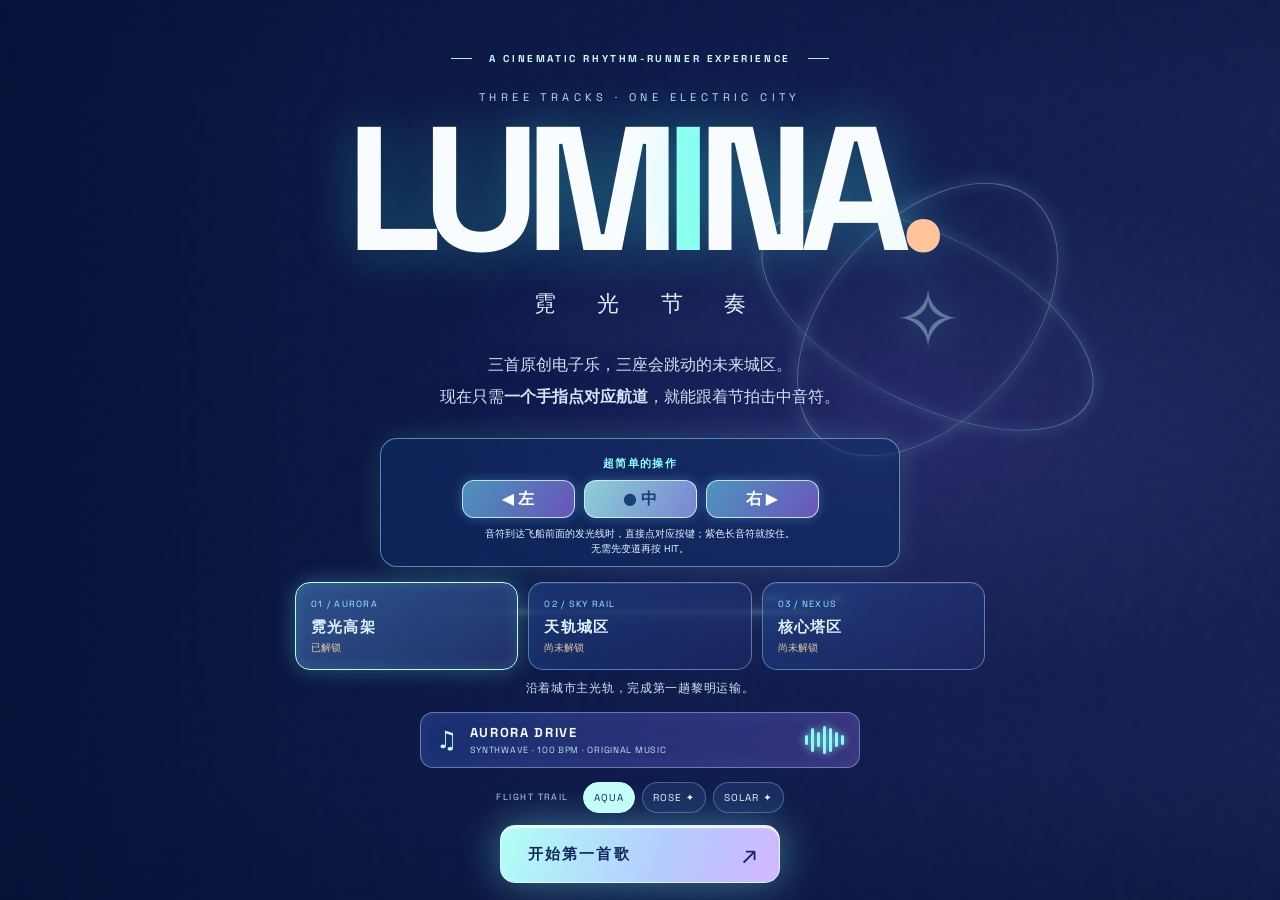
<file: lumina-run/index.html>
<!doctype html>
<html lang="zh-CN">
<head>
<meta charset="utf-8">
<meta name="viewport" content="width=device-width,initial-scale=1,viewport-fit=cover,user-scalable=no">
<meta name="theme-color" content="#0c153e">
<meta name="description" content="LUMINA BEATSHIFT：三首原创电子乐、音符判定、3D霓虹都市、手机和电脑可玩的节奏游戏。">
<title>LUMINA 3.0 BEATSHIFT — 霓光节奏</title>
<link rel="stylesheet" href="./style.css">
</head>
<body>
<div id="world" aria-label="霓虹都市3D飞行场景"></div>
<div class="grain" aria-hidden="true"></div>
<div class="cinematic-bars" aria-hidden="true"></div>
<div id="impact" aria-hidden="true"></div>
<div id="pulse-fx" aria-hidden="true"><span class="pulse-wave pulse-wave-one"></span><span class="pulse-wave pulse-wave-two"></span><span class="pulse-gleam"></span></div>
<div id="beat-screen-flash" aria-hidden="true"></div>
<div id="hud" class="hidden">
  <div class="hud-top">
    <div class="hud-brand"><span class="brand-symbol">✳</span><span>LUMINA<small>NEON COURIER / 光城信使</small></span></div>
    <div class="hud-center"><span class="hud-kicker" id="district-name">AURORA DRIVE / 100 BPM</span><strong id="timer">00:47</strong><span class="meters" id="distance">SYNTHWAVE</span></div>
    <div class="hud-actions"><button id="sound" aria-label="切换声音" title="切换声音">♪</button><button id="pause" aria-label="暂停" title="暂停">Ⅱ</button></div>
  </div>
  <div class="hud-bottom">
    <div class="metrics">
      <div class="metric"><span class="metric-label">音符命中 · NOTES</span><strong id="lumens">00 <span>/ 40</span></strong></div>
      <div class="metric vitality"><span class="metric-label">同步能量 · SYNC</span><div class="shield-track"><span id="shield-fill"></span></div><strong id="shield-num">100%</strong></div>
      <div class="metric combo"><span class="metric-label">COMBO</span><strong id="combo">× 0</strong></div>
    </div>
    <div class="fever-meter"><span id="fever-label">FEVER ENERGY</span><div class="fever-track"><i id="fever-fill"></i></div></div>
    <div class="progress"><div id="progress-fill"></div><div class="progress-light"></div></div>
  </div>
</div>
<div id="beat-judge" class="hidden" aria-live="polite"><strong id="judge-word">PERFECT</strong><span id="judge-ms">± 00 ms</span></div>
<div id="beat-line" aria-hidden="true"><div class="beatline-marker"></div><div class="beatline-label">BEAT / HIT LINE</div></div>
<div id="lane-coach" class="hidden" aria-hidden="true"><span class="lane-coach-tag">下一个音符</span><strong id="lane-coach-text">准备开始</strong><span id="lane-coach-count">♪</span></div>
<div id="notification" class="hidden" aria-live="polite"></div>
<div id="hint" class="hidden" aria-live="polite">♪ 手机只需点对应的左 / 中 / 右键，就能同时变道和击中音符。紫色长音符要按住。</div>
<div id="touch" class="hidden" aria-label="手机操控按钮">
  <div class="direction"><button id="left" class="lane-pad" aria-label="左航道：点击击中音符，长按击中长音符"><span>◀</span><strong>左</strong><small>LEFT / A</small></button><button id="right" class="lane-pad" aria-label="右航道：点击击中音符，长按击中长音符"><span>▶</span><strong>右</strong><small>RIGHT / D</small></button></div>
  <button id="beat-hit" class="beat-hit lane-pad" aria-label="中航道：点击击中音符，长按击中长音符"><span>●</span><strong>中</strong><small>MIDDLE / S</small></button>
  <div class="pulse-stack"><div id="pulse-legend" class="pulse-legend">技能 · BEAT DROP</div><button id="pulse" aria-label="BEAT DROP：在节拍上释放增强技能、清障并恢复同步能量"><span>✳</span><small>BEAT DROP</small><b id="pulse-charge">READY</b><i id="pulse-ring"></i></button></div>
</div>
<div id="intro" class="overlay">
 <div class="intro-shine" aria-hidden="true"></div>
 <div class="intro-orbit" aria-hidden="true"><div class="orbit-a"></div><div class="orbit-b"></div><span>✧</span></div>
 <div class="intro-content">
  <div class="eyebrow"><i></i> A CINEMATIC RHYTHM-RUNNER EXPERIENCE <i></i></div>
  <div class="subtitle-top">THREE TRACKS · ONE ELECTRIC CITY</div>
  <h1>LUM<span>I</span>NA<span class="dot">.</span></h1>
  <div class="cn-title">霓 光 节 奏</div>
  <p class="story">三首原创电子乐，三座会跳动的未来城区。<br>现在只需<strong>一个手指点对应航道</strong>，就能跟着节拍击中音符。</p>
  <div class="simple-guide" aria-label="手机简易操作说明">
    <span class="guide-heading">超简单的操作</span>
    <div class="simple-guide-pads"><span>◀ 左</span><span>● 中</span><span>右 ▶</span></div>
    <div class="guide-caption">音符到达飞船前面的发光线时，直接点对应按键；紫色长音符就按住。<br>无需先变道再按 HIT。</div>
  </div>
  <div id="stage-select" class="stage-select" aria-label="选择游戏关卡">
    <button class="stage-card is-selected" data-stage="0"><span>01 / AURORA</span><strong>霓光高架</strong><small>已解锁</small></button>
    <button class="stage-card" data-stage="1"><span>02 / SKY RAIL</span><strong>天轨城区</strong><small>尚未解锁</small></button>
    <button class="stage-card" data-stage="2"><span>03 / NEXUS</span><strong>核心塔区</strong><small>尚未解锁</small></button>
  </div>
  <p id="stage-story" class="stage-story">沿着城市主光轨，完成第一趟黎明运输。</p>
  <div class="music-preview"><span class="music-symbol">♫</span><span><strong id="track-name">AURORA DRIVE</strong><small id="track-detail">SYNTHWAVE · 100 BPM · ORIGINAL MUSIC</small></span><div class="preview-bars"><i></i><i></i><i></i><i></i><i></i><i></i><i></i></div></div>
  <div class="trail-picker" aria-label="选择飞行器尾迹"><span>FLIGHT TRAIL</span><button data-trail="aqua" class="active">AQUA</button><button data-trail="rose">ROSE ✦</button><button data-trail="solar">SOLAR ✦</button></div>
  <button id="start" class="launch"><span id="launch-label">开始第一首歌</span><span class="launch-arrow">↗</span></button>
  <div class="intro-guide"><span><b>电脑 A / S / D</b> 左、中、右，一键敲音符</span><span><b>K / ✳</b> 光脉冲技能</span><span><b>手机</b> 点对应航道即可</span></div>
  <div class="intro-footer"><span>ORIGINAL 3D WORLD</span><span class="sep">✦</span><span>NO LOGIN · INSTANT PLAY</span><span class="sep">✦</span><span>PHONE · iPAD · DESKTOP</span></div>
 </div>
</div>
<div id="result" class="overlay hidden">
 <div class="result-content">
  <span class="result-kicker" id="result-kicker">MISSION COMPLETE</span>
  <div class="level-stars" id="end-stars">☆ ☆ ☆</div>
  <div class="rank" id="end-rank">A</div>
  <h2 id="result-title">黎明已送达</h2>
  <p id="result-desc">光穿过了整座城市。</p>
  <div class="result-accuracy" id="result-accuracy">PERFECT 0 · GREAT 0 · GOOD 0 · MISS 0</div>
  <div class="result-stats">
    <div><small>光粒子</small><strong id="end-lumens">0</strong></div>
    <div><small>本次得分</small><strong id="end-score">0</strong></div>
    <div><small>通关奖励</small><strong id="end-reward">—</strong></div>
    <div><small>最佳记录</small><strong id="end-best">0</strong></div>
  </div>
  <button class="launch hidden" id="next-stage"><span>前往下一关</span><span class="launch-arrow">↗</span></button>
  <button class="launch secondary-launch" id="restart"><span>重试本关</span><span class="launch-arrow">↻</span></button>
  <button class="text-button" id="home">返回主界面</button>
 </div>
</div>
<div id="pause-screen" class="overlay hidden">
 <div class="pause-card">
  <div class="eyebrow">SYSTEM PAUSED</div><h2>光轨暂停</h2>
  <p>星城的风还在等你。</p><p class="pulse-explainer"><strong>◀ 左 / ● 中 / 右 ▶</strong>：直接点音符所在航道，一次完成变道和击中。紫色长音符需按住。<br><strong>✳ BEAT DROP</strong>：右上角的技能键，清障并恢复能量；踩准鼓点额外加分。</p>
  <button class="launch" id="resume"><span>继续飞行</span><span class="launch-arrow">→</span></button>
  <button class="text-button" id="quit">返回主界面</button>
 </div>
</div>
<div id="fatal" class="overlay hidden">
 <div class="pause-card"><div class="eyebrow">WEBGL ERROR</div><h2>光城暂时无法加载</h2><p id="fatal-message">请尝试联网刷新页面，或使用更新的浏览器。</p><button class="launch" onclick="location.reload()">刷新页面 ↻</button></div>
</div>
<script type="module" src="./game.js"></script>
</body>
</html>
</file>
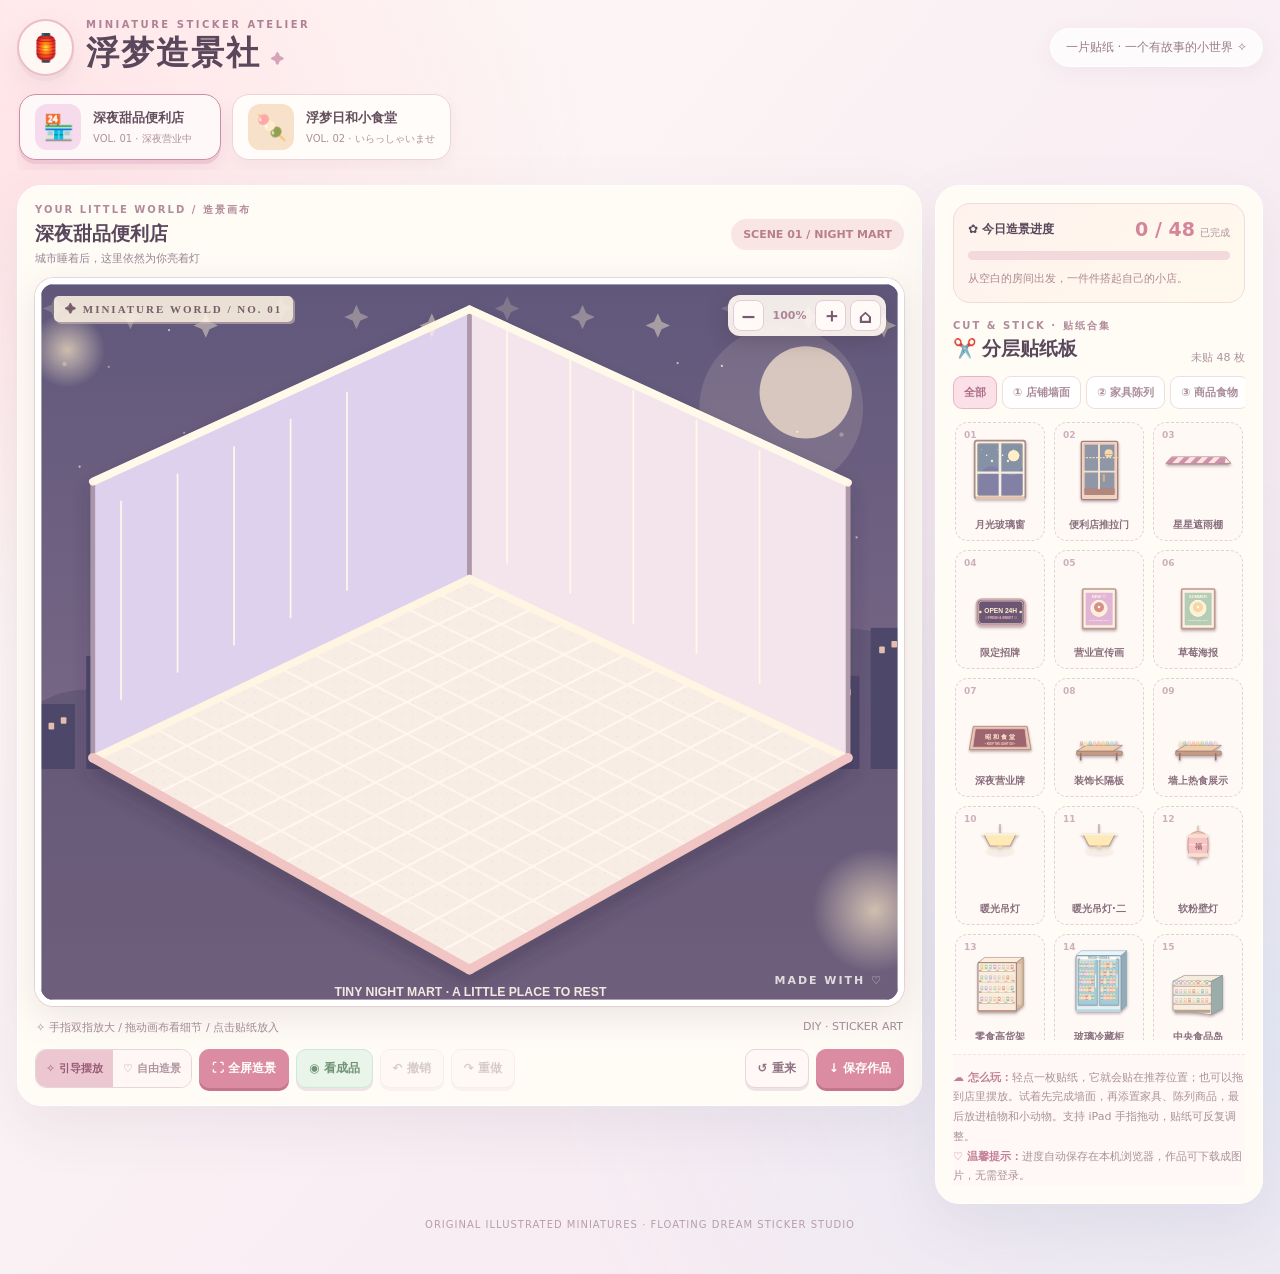
<file: sticker-world/index.html>
<!doctype html>
<html lang="zh-CN">
<head>
<meta charset="UTF-8">
<meta name="viewport" content="width=device-width,initial-scale=1,viewport-fit=cover">
<meta name="theme-color" content="#f7e9e4">
<title>浮梦造景社 · 立体贴纸店铺</title>
<style>
:root{--ink:#59475b;--sub:#998596;--cream:#fffbf5;--rose:#e79ba9;--gold:#e0b47f;--line:#eddde2;--shadow:0 20px 60px #4d3c5a14}*{box-sizing:border-box}html{min-height:100%;background:#f8eef0}body{margin:0;min-height:100vh;color:var(--ink);font-family:"Hiragino Sans GB","PingFang SC","Microsoft YaHei",system-ui,sans-serif;background:radial-gradient(ellipse at 2% 12%,#ffe3e7 0,transparent 32%),radial-gradient(ellipse at 94% 80%,#e4e8f5 0,transparent 39%),linear-gradient(130deg,#fffaf6,#f8edf3 62%,#f7eaf0);padding:19px 17px 44px}button{font:inherit}button:focus-visible,[role=button]:focus-visible{outline:3px solid #b17a96;outline-offset:2px}.app{max-width:1370px;margin:auto}.header{display:flex;justify-content:space-between;align-items:center;gap:12px;flex-wrap:wrap;margin-bottom:15px}.brand{display:flex;gap:12px;align-items:center}.seal{width:57px;height:57px;border:2px solid #ebbeca;background:#fff7f4;border-radius:50%;display:grid;place-items:center;box-shadow:0 5px 0 #f2d9de,0 10px 25px #bb8ca422;font-size:27px}.kicker{font-size:10px;letter-spacing:2.5px;color:#ae8294;font-weight:900}.brand h1{margin:1px 0 0;font-family:Georgia,"Songti SC","Noto Serif SC",serif;font-weight:900;font-size:clamp(22px,3.3vw,33px);letter-spacing:2px}.header-side{font-size:12px;color:#9b7c8b;background:#ffffffbf;border:1px solid white;border-radius:30px;padding:10px 15px;box-shadow:0 5px 20px #7e678212}.theme-row{display:flex;align-items:center;gap:11px;margin-bottom:15px;overflow:auto;padding:3px 2px 10px;scrollbar-width:none}.theme{position:relative;min-width:202px;display:flex;align-items:center;gap:12px;cursor:pointer;border:1px solid #ead5dd;background:#fffcf9;border-radius:17px;padding:9px 15px;box-shadow:0 6px 13px #8f6c8011;color:#644f5d;text-align:left;transition:.2s}.theme.active{border-color:#cc8fa7;background:#fff8f9;box-shadow:0 4px 0 #efc6d4,0 9px 17px #a567831c}.theme:hover{transform:translateY(-2px)}.theme-emoji{width:46px;height:46px;display:grid;place-items:center;font-size:25px;border-radius:12px;background:var(--tone)}.theme strong{display:block;font-size:13px;white-space:nowrap}.theme small{display:block;color:#ac929e;font-size:10px;white-space:nowrap;margin-top:5px}.workspace{display:grid;grid-template-columns:minmax(0,1fr) minmax(298px,360px);gap:17px;align-items:start}.panel{background:var(--cream);border:1px solid white;border-radius:24px;padding:17px;box-shadow:var(--shadow)}.board-head{display:flex;justify-content:space-between;align-items:center;gap:12px;margin-bottom:12px}.label-small{font-size:10px;font-weight:900;letter-spacing:2px;color:#b18b9b}.board-head h2{font-family:Georgia,"Songti SC","Noto Serif SC",serif;font-size:19px;margin:4px 0}.board-head p{color:var(--sub);font-size:11px;margin:0}.number{border-radius:99px;background:#f9e5e3;padding:9px 12px;font-size:11px;color:#b78088;font-weight:900;white-space:nowrap}.canvas-shell{position:relative;border:10px solid #fff;border-radius:19px;box-shadow:0 10px 35px #84707c27,0 0 0 1px #eddbdb;overflow:hidden;background:#7b648d}.canvas-shell::after{content:"";position:absolute;inset:0;box-shadow:inset 0 0 0 1px #fff6;pointer-events:none}#scene{display:block;width:100%;height:auto;touch-action:none;user-select:none;-webkit-user-select:none;cursor:crosshair}.board-tag{position:absolute;top:12px;left:13px;padding:7px 11px;border-radius:5px;background:#fff5e5dd;color:#775d68;font:900 11px Georgia,serif;letter-spacing:2px;box-shadow:2px 2px 0 #cab8b59f;pointer-events:none}.ribbon{position:absolute;bottom:13px;right:15px;color:#fffbf5;opacity:.8;font-size:11px;letter-spacing:2px;font-weight:900;pointer-events:none}.board-foot{display:flex;justify-content:space-between;gap:9px;color:#a58c9a;font-size:11px;padding:14px 1px 0}.controls{display:flex;flex-wrap:wrap;gap:7px;margin-top:14px}.btn{border:1px solid #e8d5dd;background:#fff8f7;border-radius:10px;padding:10px 12px;color:#8f7583;min-height:37px;cursor:pointer;font-size:12px;font-weight:900;box-shadow:0 3px 0 #f0e2e6}.btn:hover{background:#fff0f2}.btn:active{transform:translateY(2px);box-shadow:none}.btn:disabled{opacity:.35;cursor:not-allowed}.btn.solid{background:#db8ca2;border-color:#db8ca2;color:white;box-shadow:0 3px 0 #c6758d}.btn.mint{background:#eaf5e9;color:#719376;border-color:#cee8da}.btn.soft{color:#a97890}.spacer{flex:1}.item-tools{display:flex;align-items:center;gap:6px;flex-wrap:wrap;background:#f7eeed;border:1px solid #f1e1e2;border-radius:12px;padding:8px;margin-top:12px}.item-tools.hidden{display:none}.item-tools span{font-size:11px;font-weight:900;margin-right:auto;color:#907481}.item-tools .btn{padding:7px 9px;min-height:31px}.prog{background:linear-gradient(135deg,#fff2ed,#fff9ed);border:1px solid #f3dbd7;border-radius:17px;padding:14px;margin-bottom:16px}.prog-top{display:flex;justify-content:space-between;align-items:center;gap:7px}.prog-top strong{font-size:19px;color:#d5859a;font-weight:900}.prog-top .left{font-size:12px;font-weight:900}.progress-bar{height:9px;background:#f3d9dc;border-radius:20px;overflow:hidden;margin:11px 0}.progress-value{height:100%;width:0;background:linear-gradient(90deg,#f7bca1,#d88ba7);border-radius:20px;transition:width .25s}.prog p{font-size:11px;color:#ae8893;line-height:1.5;margin:0}.tray-head{display:flex;justify-content:space-between;align-items:end}.tray-head h2{font-family:Georgia,"Songti SC","Noto Serif SC",serif;font-size:19px;margin:3px 0}.tray-head span{font-size:11px;color:#ad949f}.tabs{display:flex;gap:5px;overflow-x:auto;margin:11px 0}.tab{background:#fff;border:1px solid #eddee2;color:#ac8c9b;border-radius:9px;padding:8px 10px;cursor:pointer;font-size:11px;font-weight:900;white-space:nowrap}.tab.active{color:#ad6b88;background:#fbe0e7;border-color:#e8b5c3}.sticker-grid{display:grid;grid-template-columns:repeat(3,minmax(0,1fr));gap:9px;max-height:620px;overflow-y:auto;padding:2px;scrollbar-color:#e9cbd6 transparent}.sticker{border:1px dashed #e4cfd7;background:#fff9f6;border-radius:13px;position:relative;cursor:grab;padding:5px 4px 8px;text-align:center;min-width:0;touch-action:none;-webkit-user-select:none;user-select:none;transition:background .2s}.sticker:hover{background:#fff0f3;border-color:#d891a6}.sticker:active{cursor:grabbing}.sticker.done{opacity:.39;cursor:default;filter:grayscale(.35)}.sticker.done::after{content:"已贴 ✓";position:absolute;bottom:5px;left:7px;right:7px;border-radius:8px;background:#fffdf5e8;color:#7d9b81;font-size:10px;font-weight:900}.sticker .index{position:absolute;top:7px;left:8px;color:#cbb0bb;font-size:9px;font-weight:900}.sticker .art{height:86px;display:flex;align-items:center;justify-content:center;pointer-events:none}.sticker svg{width:100%;height:90px;overflow:visible;filter:drop-shadow(0 2px 1px #8b6f7c28)}.sticker .name{font-size:10px;font-weight:900;color:#896f7d;display:block;overflow:hidden;text-overflow:ellipsis;white-space:nowrap;margin-top:4px}.guide-note{font-size:11px;line-height:1.8;color:#ab9199;background:#fff8f7;border-top:1px dashed #f1e2e3;padding-top:13px;margin-top:14px}.guide-note b{color:#c27f97}.sticker-layer{cursor:grab}.sticker-layer:active{cursor:grabbing}.sticker-layer.selected .selection-box{display:block}.selection-box{pointer-events:none}.guide-piece{opacity:.44;pointer-events:none}.is-new{animation:pop .35s cubic-bezier(.2,1.6,.4,1)}@keyframes pop{from{opacity:.1;transform:scale(.78)}to{opacity:1;transform:scale(1)}}.float-ghost{position:fixed;z-index:999;pointer-events:none;width:110px;height:105px;display:none;filter:drop-shadow(0 7px 6px #48354466);opacity:.95}.toast{position:fixed;z-index:100;bottom:26px;left:50%;transform:translate(-50%,25px);opacity:0;pointer-events:none;background:#504356;color:#fff9f5;padding:13px 19px;font-size:12px;font-weight:800;border-radius:99px;box-shadow:0 10px 30px #5142584d;transition:.25s;max-width:calc(100% - 24px);text-align:center}.toast.show{opacity:1;transform:translate(-50%,0)}.overlay{position:fixed;inset:0;display:none;align-items:center;justify-content:center;background:#35263994;backdrop-filter:blur(5px);z-index:80;padding:20px}.overlay.show{display:flex}.modal{max-width:430px;width:100%;border:7px solid #fffaf2;border-radius:27px;padding:27px 20px;background:linear-gradient(#fff8f6,#fae8ef);box-shadow:0 20px 60px #1d193f44;text-align:center}.modal h2{font-size:26px;color:#c4778e;margin:4px}.modal p{color:#a0808e;font-size:13px;line-height:2}.modal button{border:0;border-radius:11px;background:#da8da5;color:white;font-weight:900;padding:12px 19px;cursor:pointer;margin:4px}.modal button.alt{background:#f2d6df;color:#a47285}.progress-side{font-size:10px;color:#ac93a0}.mode-switch{display:flex;border:1px solid #e6d6d8;border-radius:11px;overflow:hidden}.mode-switch button{background:#fff7f6;color:#ae96a0;border:0;padding:9px 10px;font-size:11px;cursor:pointer;font-weight:900}.mode-switch button.active{background:#ecc6d1;color:#995c75}.flying-petal{position:absolute;pointer-events:none;z-index:5;animation:petal .7s ease-out forwards;font-size:25px}@keyframes petal{to{transform:translateY(-65px) rotate(35deg) scale(.6);opacity:0}}.attribution{text-align:center;font-size:10px;color:#b59fa8;margin-top:15px;letter-spacing:1px}@media(max-width:970px){.workspace{grid-template-columns:1fr}.panel{max-width:760px;width:100%;margin:auto}.sticker-grid{grid-template-columns:repeat(5,minmax(0,1fr));max-height:380px}.sticker .art{height:76px}.sticker svg{height:80px}}@media(max-width:560px){body{padding:10px 8px 22px}.header-side{font-size:10px;padding:8px 9px}.seal{width:45px;height:45px;font-size:23px}.brand h1{font-size:21px}.kicker{font-size:8px}.theme{min-width:164px;padding:8px 10px}.theme-emoji{width:39px;height:39px}.theme strong{font-size:12px}.theme small{font-size:9px}.panel{padding:11px;border-radius:18px}.board-head h2{font-size:16px}.number{font-size:9px;padding:7px}.canvas-shell{border-width:5px;border-radius:12px}.board-tag,.ribbon{font-size:8px;letter-spacing:1px}.controls{gap:5px}.btn{font-size:10px;padding:8px}.sticker-grid{grid-template-columns:repeat(3,minmax(0,1fr));max-height:440px}.sticker .art{height:85px}.sticker svg{height:88px}.prog{padding:11px}.board-foot{font-size:9px}}@media(prefers-reduced-motion:reduce){*,*:before,*:after{animation:none!important;transition:none!important}}

/* V3 · immersive workbench; make the world the primary focus on an iPad */
#scene{aspect-ratio:910/760;display:block;width:100%;height:auto}
.workspace{grid-template-columns:minmax(0,1fr) minmax(285px,328px);gap:13px}
.canvas-shell{background:radial-gradient(circle at 48% 38%,#a68b9e,#625572);border-width:6px}
#boardPanel{min-width:0}
.zoom-hud{position:absolute;z-index:5;top:11px;right:12px;display:flex;align-items:center;gap:4px;padding:5px;border-radius:12px;background:#fff9f2e9;box-shadow:0 4px 20px #48344355;user-select:none}
.zoom-btn{width:31px;height:31px;background:#fffaf7;color:#765a70;border:1px solid #e5cad7;border-radius:8px;cursor:pointer;font-size:19px;font-weight:800;display:grid;place-items:center;touch-action:manipulation}
.zoom-btn:active{background:#f6dce6}
#zoomValue{font-size:11px;font-weight:900;color:#ad8397;min-width:43px;text-align:center}
#trayToggle{display:none}
body.focus-mode{padding:0;overflow:hidden}
body.focus-mode .header,body.focus-mode .theme-row,body.focus-mode .attribution{display:none}
body.focus-mode .workspace{position:fixed;inset:0;display:block;z-index:50;background:#43374c}
body.focus-mode #boardPanel{position:absolute;inset:0;display:flex;flex-direction:column;max-width:none;width:100%;height:100dvh;overflow:hidden;border:0;border-radius:0;background:linear-gradient(160deg,#fcf4ed,#f6e7ee);padding:8px 12px}
body.focus-mode .board-head{flex:0 0 auto;margin:3px 3px 7px}
body.focus-mode .canvas-shell{flex:1 1 auto;min-height:0;display:flex;align-items:center;justify-content:center;overflow:hidden;border-width:3px;border-radius:12px}
body.focus-mode #scene{display:block;width:100%;height:100%;aspect-ratio:auto}
body.focus-mode .board-foot{padding:6px 1px 0;flex:0 0 auto}
body.focus-mode .item-tools{flex:0 0 auto;margin-top:5px;padding:5px}
body.focus-mode .controls{flex:0 0 auto;margin-top:7px;padding:0 0 3px}
body.focus-mode #focusToggle{background:#865b76;border-color:#865b76;color:#fff}
body.focus-mode #trayToggle{display:inline-block;background:#f3d7df;color:#945c78}
body.focus-mode #trayPanel{display:none}
body.focus-mode.tray-open #trayPanel{display:block;position:fixed;bottom:5px;left:1%;width:98%;max-width:none;z-index:85;height:min(46dvh,450px);overflow-y:auto;border:2px solid #edc6d4;box-shadow:0 -12px 42px #46304b70;background:#fff8f4;border-radius:22px 22px 10px 10px;padding:10px 14px}
body.focus-mode.tray-open #trayPanel .guide-note{display:none}
body.focus-mode.tray-open #trayPanel .sticker-grid{grid-template-columns:repeat(auto-fill,minmax(104px,1fr));max-height:none;overflow:visible}
body.focus-mode.tray-open #trayPanel .sticker .art{height:72px}
body.focus-mode.tray-open #trayPanel .sticker svg{height:75px}
body.focus-mode.tray-open #trayPanel .prog{display:none}
body.focus-mode.tray-open #trayToggle{background:#925d7c;color:#fff}
@media(max-width:970px){.workspace{grid-template-columns:1fr}.panel{max-width:unset;width:100%;margin:auto}#boardPanel{max-width:100%}#trayPanel{max-width:100%}.sticker-grid{grid-template-columns:repeat(5,minmax(0,1fr))}}
@media(max-width:560px){.zoom-hud{top:7px;right:7px;padding:3px;gap:2px}.zoom-btn{width:27px;height:27px;font-size:16px}#zoomValue{font-size:9px;min-width:36px}.board-head p{font-size:10px}.board-foot{font-size:9px}body.focus-mode #boardPanel{padding:4px}body.focus-mode .board-head{margin:0 1px 5px}body.focus-mode .board-foot{display:none}body.focus-mode .controls{gap:4px}body.focus-mode .controls .btn{font-size:10px;padding:7px}body.focus-mode.tray-open #trayPanel .sticker-grid{grid-template-columns:repeat(3,minmax(0,1fr))}}
</style>
</head>
<body>
<div class="app">
<header class="header"><div class="brand"><div class="seal">🏮</div><div><div class="kicker">MINIATURE STICKER ATELIER</div><h1>浮梦造景社 <span style="font-size:13px;color:#d4a4b7">✦</span></h1></div></div><span class="header-side">一片贴纸 · 一个有故事的小世界 ✧</span></header>
<nav class="theme-row" id="themes" aria-label="场景选择"></nav>
<div class="workspace">
<section class="panel" id="boardPanel">
<div class="board-head"><div><div class="label-small">YOUR LITTLE WORLD / 造景画布</div><h2 id="sceneTitle">深夜甜品便利店</h2><p id="sceneDesc">城市睡着后，这里依然为你亮着灯</p></div><span class="number" id="sceneBadge">SCENE 01</span></div>
<div class="canvas-shell" id="canvasShell"><svg id="scene" viewBox="75 15 910 760" aria-label="贴纸立体造景互动画布" xmlns="http://www.w3.org/2000/svg"><g id="base"></g><g id="guides"></g><g id="placed"></g></svg><span class="board-tag">✦ MINIATURE WORLD / NO. 01</span><span class="ribbon">MADE WITH ♡</span>
<div class="zoom-hud" aria-label="画布缩放">
<button class="zoom-btn" id="zoomOut" aria-label="缩小场景">−</button>
<span id="zoomValue">100%</span>
<button class="zoom-btn" id="zoomIn" aria-label="放大场景">＋</button>
<button class="zoom-btn" id="zoomHome" aria-label="还原场景">⌂</button>
</div></div>
<div class="board-foot"><span>✧ 手指双指放大 / 拖动画布看细节 / 点击贴纸放入</span><span>DIY · STICKER ART</span></div>
<div class="item-tools hidden" id="selectedControls"><span id="selectedName">正在调整</span><button class="btn" id="smaller">－</button><button class="btn" id="bigger">＋</button><button class="btn" id="rot">↻ 旋转</button><button class="btn" id="top">↑ 置顶</button><button class="btn soft" id="remove">✕ 收回</button></div>
<div class="controls">
 <div class="mode-switch" aria-label="摆放方式"><button id="guided" class="active">✧ 引导摆放</button><button id="free">♡ 自由造景</button></div>
 <button class="btn solid" id="focusToggle">⛶ 全屏造景</button><button class="btn" id="trayToggle">✂️ 打开贴纸板</button>
 <button class="btn mint" id="preview">◉ 看成品</button>
 <button class="btn" id="undo">↶ 撤销</button><button class="btn" id="redo">↷ 重做</button>
 <span class="spacer"></span>
 <button class="btn" id="reset">↺ 重来</button>
 <button class="btn solid" id="save">↓ 保存作品</button>
</div>
</section>
<aside class="panel" id="trayPanel">
<div class="prog"><div class="prog-top"><span class="left">✿ 今日造景进度</span><span><strong id="count">0 / 48</strong> <span class="progress-side">已完成</span></span></div><div class="progress-bar"><div class="progress-value" id="bar"></div></div><p id="quote">先铺好地毯，再添上一点点生活气息吧。</p></div>
<div class="tray-head"><div><div class="label-small">CUT & STICK · 贴纸合集</div><h2>✂️ 分层贴纸板</h2></div><span id="remaining">共 48 枚</span></div>
<div class="tabs" id="tabs"><button class="tab active" data-tab="all">全部</button><button class="tab" data-tab="wall">① 店铺墙面</button><button class="tab" data-tab="furniture">② 家具陈列</button><button class="tab" data-tab="goods">③ 商品食物</button><button class="tab" data-tab="detail">④ 生活装饰</button></div>
<div class="sticker-grid" id="tray"></div>
<div class="guide-note"><b>☁ 怎么玩：</b>轻点一枚贴纸，它就会贴在推荐位置；也可以拖到店里摆放。试着先完成墙面，再添置家具、陈列商品，最后放进植物和小动物。支持 iPad 手指拖动，贴纸可反复调整。<br><b>♡ 温馨提示：</b>进度自动保存在本机浏览器，作品可下载成图片，无需登录。</div>
</aside>
</div><div class="attribution">ORIGINAL ILLUSTRATED MINIATURES · FLOATING DREAM STICKER STUDIO</div>
</div>
<div class="float-ghost" id="ghost"></div><div class="toast" id="toast" role="status" aria-live="polite"></div>
<div class="overlay" id="win"><div class="modal"><div style="font-size:51px">🏮🌸✨</div><div class="label-small">YOUR LITTLE WORLD IS READY</div><h2>这间小店，终于亮灯啦！</h2><p>你把一张空空的场景卡<br>变成了一间有温度的店铺。<br>把它收藏成专属明信片吧 ♡</p><button id="winSave">↓ 收藏我的作品</button><button class="alt" id="winClose">继续布置</button></div></div>
<script>
(function(){
'use strict';
const $=id=>document.getElementById(id);
const colors=['#f2a49f','#eabc72','#a9bf97','#9cc5d2','#b9a6d4','#e2b5d5','#b6cdb5','#edbf94','#d78e8d','#f4d8a4','#86b7b4','#efb6a9'];
const escapeHTML=s=>String(s).replace(/[&<>"']/g,c=>({'&':'&amp;','<':'&lt;','>':'&gt;','"':'&quot;',"'":'&#39;'}[c]));
function hash(n){return ((n*48271+32749)%2147483647)/2147483647}
function poly(points,fill,stroke='#9f8b83',sw=2){return '<polygon points="'+points+'" fill="'+fill+'" stroke="'+stroke+'" stroke-width="'+sw+'" stroke-linejoin="round"/>'}
function rect(x,y,w,h,fill,rx=0,stroke='none',sw=1){return '<rect x="'+x+'" y="'+y+'" width="'+w+'" height="'+h+'" rx="'+rx+'" fill="'+fill+'" stroke="'+stroke+'" stroke-width="'+sw+'"/>'}
function line(x1,y1,x2,y2,stroke='#fff1dd',sw=3){return '<path d="M'+x1+' '+y1+'L'+x2+' '+y2+'" fill="none" stroke="'+stroke+'" stroke-width="'+sw+'" stroke-linecap="round"/>'}
function txt(x,y,s,size=10,fill='#78565a',weight=900){return '<text x="'+x+'" y="'+y+'" font-family="sans-serif" font-size="'+size+'" font-weight="'+weight+'" text-anchor="middle" fill="'+fill+'">'+escapeHTML(s)+'</text>'}
function merch(seed,n,x,y,dx,dy,scale=1){let out='';for(let i=0;i<n;i++){let col=colors[(i*7+seed)%colors.length],px=x+i*dx,py=y+i*dy;out+='<g transform="translate('+px+' '+py+') scale('+scale+')">'+rect(-5,-15,11,16,col,2,'#fff5dd',.7)+rect(-3,-12,7,5,'#fff3d9',1)+line(-3,-4,3,-4,'#fff8ea',1.4)+'</g>'}return out}
function drink(seed,n,x,y,dx,dy,s=1){let a='';for(let i=0;i<n;i++){let c=colors[(seed+i*3)%colors.length],px=x+i*dx,py=y+i*dy;a+='<g transform="translate('+px+' '+py+') scale('+s+')">'+rect(-5,-19,10,19,c,3,'#f9eada',.7)+rect(-3,-23,6,6,'#f6e3b5',1)+rect(-5,-11,10,6,'#f8ebd9',1)+rect(-2,-9,4,2,c,1)+'</g>'}return a}
function skuRows(seed,rows,cols,x,y,dx,dy,mode){let a='';for(let j=0;j<rows;j++){for(let i=0;i<cols;i++){let xx=x+i*dx,yy=y+j*dy;if(mode==='bottle')a+=drink(seed+i+j,1,xx,yy,0,0,.80);else a+=merch(seed+i+j,1,xx,yy,0,0,.76)}}return a}
function shelf(v){let c=v||0,wood=c%3===0?'#c78c77':c%3===1?'#d7b89c':'#b6b1ad';let out='<g filter="url(#pieceShadow)">'+poly('-66,-146 49,-146 70,-162 -45,-162','#ffedda')+poly('49,-146 70,-162 70,-18 49,-1',wood)+poly('-66,-146 49,-146 49,-1 -66,-1','#f8eddf','#997f78',3);for(let j=0;j<4;j++){let yy=-128+j*32;out+=skuRows(c+j,1,8,-55,yy,13,0,'packet')+rect(-63,yy+3,108,6,'#c6a393',2)+rect(-58,yy+3,91,2,'#fff2d6',1)+rect(-57,yy+5,102,4,'#ddc9b6',0);for(let k=0;k<4;k++)out+=rect(-53+k*25,yy+4,15,3,'#fdf9ec',1)}out+=rect(-66,-4,115,7,'#c3998c',1)+rect(51,-142,13,122,'#fff2e055',2);return out+'</g>'}
function fridge(v){let c=v||0,out='<g filter="url(#pieceShadow)">'+poly('-69,-167 66,-167 83,-182 -53,-182','#e9f4fa','#a3b9c1')+poly('66,-167 83,-182 83,-18 66,-2','#90abba','#91a3ab')+rect(-69,-167,135,166,'#e6eff3',5,'#8298a6',3);for(let d=0;d<2;d++){let x=-63+d*64;out+=rect(x,-157,59,140,'#95b6c7',2,'#96a9b0',2)+rect(x+3,-154,53,133,'#c2ebec66',1);out+=skuRows(c+d*4,5,5,x+8,-130,9,24,'bottle');out+=rect(x+5,-153,46,3,'#f4fbffad')+line(x+53,-110,x+53,-72,'#f0f7ec',3)}out+=rect(-68,-6,133,8,'#b9d7dd',2)+rect(-57,-162,109,7,'#fffcf2',2)+txt(-1,-156,'FRESH • DRINKS',8,'#7b9da7');return out+'</g>'}
function counter(v){let c=v||0,out='<g filter="url(#pieceShadow)">'+poly('-82,-76 36,-76 86,-100 -34,-100','#fff0d5','#9f766f',3)+poly('36,-76 86,-100 86,-24 36,-3','#ae7c71','#906b68',3)+poly('-82,-76 36,-76 36,-3 -82,-3','#c58d81','#906b68',3);for(let i=0;i<4;i++){out+=rect(-71+i*26,-62,23,46,i%2?'#dfaa96':'#e3b4a0',2,'#b58678',1.5)+rect(-66+i*26,-52,13,3,'#fff0d9',1)}out+=rect(-84,-78,122,8,'#ffedd5',2)+poly('40,-79 88,-101 87,-89 41,-65','#e9c59e','#aa8b73',1);out+=rect(-25,-110,35,27,'#a4c2c6',3,'#8f98a1',2)+rect(-21,-106,26,14,'#f6faf0',1)+txt(-8,-97,'¥ 240',6,'#6d9c89')+rect(-22,-82,25,4,'#e6d4bd',2)+rect(31,-100,34,12,'#f7e9d2',2);return out+'</g>'}
function cakeCase(v){let a='<g filter="url(#pieceShadow)">'+poly('-79,-81 34,-81 78,-105 -33,-105','#f6eee1','#b8958b',3)+poly('34,-81 78,-105 78,-31 34,-8','#c79b91','#b58c86',3)+poly('-79,-81 34,-81 34,-8 -79,-8','#c39584','#9a7977',3)+poly('-77,-81 32,-81 30,-13 -75,-13','#b8d4d6a6','#e6f4f1',3);for(let j=0;j<2;j++){a+=line(-74,-57+j*23,28,-57+j*23,'#f9f3e4',3);for(let i=0;i<4;i++){let xx=-58+i*26,yy=-62+j*23;a+='<ellipse cx="'+xx+'" cy="'+yy+'" rx="12" ry="4.5" fill="#f9f2e6"/>'+rect(xx-9,yy-13,18,10,colors[(i+j*4+v)%colors.length],4,'#fff0dc',1)+rect(xx-9,yy-13,18,4,'#fff4e9',3)+'<circle cx="'+xx+'" cy="'+(yy-13)+'" r="3" fill="#e88295"/>'}}a+=poly('-80,-86 33,-86 77,-108 -34,-108','#f9f0e0','#aa8986',3)+poly('33,-86 77,-108 77,-94 33,-72','#edcaa9','#a28d81',2)+rect(-76,-9,109,8,'#e2b2a7',2);return a+'</g>'}
function warm(v){let a='<g filter="url(#pieceShadow)">'+rect(-57,-128,119,130,'#bda39a',5,'#967e79',3)+rect(-53,-122,110,83,'#e8c7ac',3,'#f4e5d4',3);for(let j=0;j<3;j++){a+=rect(-49,-110+j*24,100,5,'#aa8b7b',1);for(let i=0;i<5;i++)a+='<ellipse cx="'+(-38+i*19)+'" cy="'+(-110+j*24)+'" rx="8" ry="7" fill="'+colors[(i+j*3+v+1)%colors.length]+'" stroke="#fce3c3" stroke-width="1.5"/>'}a+=rect(-53,-31,110,25,'#c2a598',2)+txt(3,-14,'HOT FOOD ♡',9,'#fff5db');return a+'</g>'}
function vending(v){let a='<g filter="url(#pieceShadow)">'+rect(-58,-161,116,163,'#f8d4db',5,'#b88d9e',3)+rect(-48,-151,96,86,'#c1d8e4',4,'#fff0f3',2);a+=skuRows(v,4,7,-37,-128,12,20,'bottle');a+=rect(-47,-59,64,40,'#f8e5e5',2)+txt(-15,-45,'GOOD',10,'#c8829e')+txt(-15,-30,'NIGHT',10,'#c8829e');a+=rect(25,-55,24,27,'#f9f3e8',2)+rect(30,-47,13,10,'#a4b8c3',1)+rect(-35,-11,66,5,'#efb9cb',2);return a+'</g>'}
function rack(v){let a='<g filter="url(#pieceShadow)">'+poly('-75,-90 40,-90 74,-108 -40,-108','#f4ecdf','#998c83',2)+poly('40,-90 74,-108 74,-8 40,10','#9badaa','#829290',2)+poly('-75,-90 40,-90 40,10 -75,-4','#f7eee2','#9d8984',2);for(let j=0;j<3;j++){let yy=-82+j*27;a+=skuRows(v+j,1,8,-65,yy,13,0,'packet')+rect(-74,yy+2,113,6,j%2?'#a4b7ac':'#c9a592',1)+rect(-70,yy+4,105,2,'#f6eddb',1)}a+=rect(-70,-5,107,9,'#b7a38f',1);return a+'</g>'}
function table(v){let wood=v%2?'#cda68a':'#d4a783';let a='<g filter="url(#pieceShadow)"><ellipse cx="0" cy="-77" rx="65" ry="24" fill="'+wood+'" stroke="#a18375" stroke-width="4"/><ellipse cx="0" cy="-82" rx="65" ry="24" fill="#e2b99a" stroke="#a18375" stroke-width="3"/>'+rect(-7,-61,14,58,'#b88e76',2)+line(-37,-8,38,-8,'#aa897b',7)+line(-7,-55,-7,-7,'#9b7a6d',8);a+='<ellipse cx="-13" cy="-87" rx="13" ry="7" fill="#fff6e3" stroke="#cba99b"/><ellipse cx="24" cy="-80" rx="9" ry="5" fill="#fff4e6"/><circle cx="-13" cy="-87" r="5" fill="#e49ca8"/><circle cx="24" cy="-80" r="4" fill="#b8c3a9"/></g>';return a}
function chair(v){return '<g filter="url(#pieceShadow)"><path d="M-42 -76L-17 -85L27 -61L4 -50Z" fill="#d4a08a" stroke="#947268" stroke-width="3"/><path d="M-40 -76L-40 -126 1 -100 1 -53" fill="none" stroke="#a1796c" stroke-width="10" stroke-linecap="round"/>'+line(-32,-105,-4,-89,'#c9a18b',5)+line(-32,-73,-32,-4,'#a1796c',6)+line(21,-61,21,0,'#a1796c',6)+line(-4,-48,-4,9,'#a1796c',6)+'<path d="M-42 -76 4 -48 28 -59 -17 -85Z" fill="#dfb38e" stroke="#936f68" stroke-width="3"/></g>'}
function stool(v){return '<g filter="url(#pieceShadow)"><ellipse cx="0" cy="-55" rx="28" ry="12" fill="#d4b091" stroke="#9f7c71" stroke-width="3"/>'+line(-20,-49,-23,0,'#99786b',6)+line(20,-49,23,0,'#99786b',6)+line(-23,-16,23,-16,'#c59b7d',4)+'</g>'}
function green(v){let a='<g filter="url(#pieceShadow)">'+poly('-30,-55 32,-55 22,1 -21,1','#ebc8b1','#b48b86',3)+rect(-34,-60,70,10,'#f8e1ca',3,'#b48b86',2);for(let i=0;i<13;i++){let ang=i*2.39;let xx=Math.cos(ang)*36,yy=-85-Math.sin(ang)*33-(i%3)*13;a+='<path d="M0 -60 Q'+(xx*.2)+' '+(yy+20)+' '+xx+' '+yy+'" fill="none" stroke="#719581" stroke-width="4"/><ellipse cx="'+xx+'" cy="'+yy+'" rx="'+(13+i%4*2)+'" ry="'+(7+i%3*2)+'" fill="'+(i%2?'#8db4a0':'#a8c7a1')+'" stroke="#708d83" stroke-width="2" transform="rotate('+(i*37)+' '+xx+' '+yy+')"/>'}return a+'</g>'}
function flower(v){let a='<g filter="url(#pieceShadow)">'+poly('-20,-54 23,-54 13,1 -12,1','#b3bdca','#8e9fa9',3);for(let i=0;i<13;i++){let x=Math.sin(i*2.2)*36,y=-89-Math.cos(i*2.4)*30-(i%3)*11,cs=['#f3afb7','#e9d1e4','#fff0c7','#b4b9dc'][i%4];a+=line(0,-58,x,y,'#90a781',3);for(let k=0;k<5;k++){let an=k*Math.PI*2/5;a+='<ellipse cx="'+(x+Math.cos(an)*9)+'" cy="'+(y+Math.sin(an)*9)+'" rx="7" ry="5" transform="rotate('+(k*72)+' '+(x+Math.cos(an)*9)+' '+(y+Math.sin(an)*9)+')" fill="'+cs+'" stroke="#ffffffa0" stroke-width="1"/>'}a+='<circle cx="'+x+'" cy="'+y+'" r="4" fill="#f4d58b"/>'}return a+'</g>'}
function windowArt(v){let a='<g filter="url(#pieceShadow)">'+rect(-76,-176,152,172,'#fdf2e1',7,'#a68e8b',5)+rect(-67,-167,134,155,'#8592a5',4,'#b1a6a0',3)+'<path d="M-65 -68q28-51 69-18T67-97v85H-65Z" fill="#8279a6" opacity=".7"/><circle cx="41" cy="-131" r="17" fill="#ffefc8"/>';for(let i=0;i<8;i++){let x=-56+i*16,y=-149+((i*17)%51);a+='<circle cx="'+x+'" cy="'+y+'" r="'+(i%3+1.4)+'" fill="#fff4d0"/>'}a+=line(0,-166,0,-12,'#f5ece2',8)+line(-67,-80,67,-80,'#f5ece2',7)+rect(-72,-9,145,9,'#e2c2ac',3);return a+'</g>'}
function door(v){let a='<g filter="url(#pieceShadow)">'+rect(-53,-174,109,175,'#eed4c4',4,'#a87f77',4)+rect(-44,-165,91,146,'#8e96a8',2,'#d8bdad',3)+rect(-44,-33,91,20,'#b2877e',0)+line(0,-164,0,-33,'#f4dfc9',6)+line(-45,-83,47,-83,'#f4dfc9',5)+rect(11,-76,7,23,'#d2b081',3)+'<path d="M-49 -125h105" stroke="#f5daaf" stroke-width="4" stroke-dasharray="6 4"/><circle cx="29" cy="-138" r="12" fill="#f6d8aa"/>'+txt(29,-134,'OPEN',7,'#a98284');return a+'</g>'}
function awning(v){let a='<g filter="url(#pieceShadow)">'+poly('-79,-127 82,-127 98,-108 -96,-108','#fff1df','#b48989',3);for(let i=0;i<9;i++){a+=poly(((-78+i*18))+',-126 '+(-60+i*18)+',-126 '+(-64+i*18)+',-108 '+(-96+i*18)+',-108',i%2?'#ffe3e3':'#cc92ad','none',0)}a+=line(-90,-106,90,-106,'#b4878c',3);return a+'</g>'}
function wallShelf(v){let a='<g filter="url(#pieceShadow)">'+rect(-67,-13,137,13,'#c69b85',3,'#9e7c74',2)+poly('-67,-13 42,-13 70,-30 -38,-30','#f1cdaa','#9e7d73',2)+line(-55,-5,-55,13,'#987568',5)+line(53,-5,53,13,'#987568',5);a+=skuRows(v,1,9,-53,-30,13,0,'packet');return a+'</g>'}
function neon(v){return '<g filter="url(#pieceShadow)">'+rect(-70,-84,145,78,'#66576d',15,'#d5abaf',6)+rect(-64,-79,133,68,'#6d5773',10,'#f8ead5',2)+txt(2,-44,v%2?'NIGHT MART':'OPEN 24H',v%2?17:20,'#fff2d0')+txt(2,-24,'♡ FRESH & SWEET ♡',9,'#f6c1c4')+'<circle cx="-59" cy="-46" r="4" fill="#ffe2a6"/><circle cx="62" cy="-46" r="4" fill="#ffe2a6"/></g>'}
function menu(v){let a='<g filter="url(#pieceShadow)">'+rect(-60,-108,123,112,'#644b49',4,'#c29c7d',5)+txt(0,-84,'TODAY SPECIAL',9,'#fff1d1')+line(-42,-74,42,-74,'#dcb790',1);for(let i=0;i<4;i++)a+=txt(-5,-56+i*17,['甜点  ♡  ¥12','咖啡  ♡  ¥18','饭团  ♡  ¥14','热食  ♡  ¥20'][i],10,'#f8e2c5');return a+'</g>'}
function poster(v){let c=colors[v%colors.length];return '<g filter="url(#pieceShadow)">'+rect(-49,-115,99,119,'#fcf2e4',3,'#bd998e',5)+rect(-40,-104,81,98,c,2)+txt(0,-87,v%2?'NEW ♡':'SUMMER',12,'#fff8e9')+'<circle cx="0" cy="-57" r="24" fill="#fdf0d4" stroke="#fffaf2" stroke-width="3"/><circle cx="0" cy="-60" r="15" fill="'+colors[(v+3)%colors.length]+'"/><circle cx="0" cy="-61" r="4" fill="#fff8e3"/>'+txt(0,-18,'LOVE EVERY DAY',7,'#fff8e8')+'</g>'}
function lantern(v){let c=v%2?'#f4bf95':'#f6c4c6';return '<g filter="url(#pieceShadow)">'+line(0,-172,0,-153,'#c6ab91',3)+rect(-30,-155,60,80,c,28,'#d79891',3)+rect(-32,-147,64,10,'#f6e1cc',5)+line(-25,-116,25,-116,'#ffe9db',3)+rect(-30,-90,60,10,'#f6e1cc',4)+txt(0,-103,v%2?'茶':'福',22,'#9c6864')+line(0,-77,0,-60,'#d6ad92',3)+'</g>'}
function lamp(v){return '<g filter="url(#pieceShadow)">'+line(0,-177,0,-142,'#aa8f87',3)+poly('-48,-147 48,-147 30,-112 -30,-112','#ffe9b6','#b9998b',3)+line(-52,-147,52,-147,'#f8f2df',6)+rect(-7,-114,14,9,'#f1cca2',4)+'<ellipse cx="0" cy="-100" rx="42" ry="15" fill="#fff0c1" opacity=".18"/></g>'}
function cat(v){let col=v%2?'#f3d0b4':'#f4e3cf';return '<g filter="url(#pieceShadow)"><path d="M-36 -34 -40 -94 -14 -77Q0-85 17-79L40-95 36-36" fill="'+col+'" stroke="#a78583" stroke-width="4"/><ellipse cx="0" cy="-41" rx="47" ry="42" fill="'+col+'" stroke="#ae8b86" stroke-width="4"/><circle cx="-17" cy="-45" r="4" fill="#685d65"/><circle cx="17" cy="-45" r="4" fill="#685d65"/><path d="m-5-29 6 1-3 4m0 0-10 5m10-5 10 5" fill="none" stroke="#986f70" stroke-width="2.5"/><circle cx="-31" cy="-34" r="8" fill="#efb1b0"/><circle cx="31" cy="-34" r="8" fill="#efb1b0"/><path d="M40-20Q79-31 70-3" fill="none" stroke="'+col+'" stroke-width="14" stroke-linecap="round"/><ellipse cx="0" cy="-3" rx="35" ry="11" fill="'+col+'"/></g>'}
function crate(v){let a='<g filter="url(#pieceShadow)">'+poly('-62,-49 22,-49 67,-70 -18,-70','#dfb68d','#987b68',3)+poly('22,-49 67,-70 67,-11 22,7','#ae826f','#99725f',3)+poly('-62,-49 22,-49 22,7 -62,-10','#c99f7d','#98715f',3);for(let i=0;i<3;i++){a+=rect(-55+i*25,-42,19,35,'#e6ba96',1,'#af8a76')+rect(-49+i*25,-37,8,22,'#f2d2ae',1)}a+=line(-56,-9,18,0,'#aa836f',4)+skuRows(v,1,4,-36,-65,22,0,'packet');return a+'</g>'}
function basket(v){let a='<g filter="url(#pieceShadow)">'+poly('-45,-42 43,-42 27,0 -29,0','#e0ae89','#a37e6c',3)+rect(-45,-47,88,11,'#efca9e',3,'#ac8b77',2)+line(-30,-36,-20,-4,'#b68f75',3)+line(-8,-35,-5,-3,'#b68f75',3)+line(14,-35,14,-3,'#b68f75',3)+line(35,-35,27,-4,'#b68f75',3)+'<path d="M-28 -45q2-60 29-59T29 -45" fill="none" stroke="#a98370" stroke-width="6"/>';a+=skuRows(v,1,5,-34,-47,16,0,'packet');return a+'</g>'}
function cake(v){let c=colors[v%colors.length];return '<g filter="url(#pieceShadow)"><ellipse cx="0" cy="-7" rx="50" ry="16" fill="#fff4e8" stroke="#cfb7ad" stroke-width="3"/>'+rect(-34,-53,68,46,c,14,'#c68e90',2)+rect(-35,-38,70,12,'#f8e8d0',2)+rect(-40,-58,80,20,'#fff2df',9,'#eacaba',2)+'<circle cx="0" cy="-63" r="11" fill="#e17e85"/><path d="M-9-70 0-76 9-71" fill="#8cad8b" stroke="#78a581" stroke-width="2"/>'+txt(0,-18,'♡',16,'#fff6dd')+'</g>'}
function bread(v){let a='<g filter="url(#pieceShadow)">'+poly('-53,-33 51,-33 38,4 -41,4','#caa082','#a37e6e',3);for(let i=0;i<4;i++){let x=-35+i*23;a+='<ellipse cx="'+x+'" cy="-35" rx="19" ry="18" fill="#ebbb7e" stroke="#ba916b" stroke-width="3"/><path d="M'+(x-8)+' -41q5-8 15-6" stroke="#fff0c8" stroke-width="4" fill="none"/>'}return a+'</g>'}
function bottlePack(v){let a='<g filter="url(#pieceShadow)">';for(let i=0;i<4;i++)a+=drink(v+i,1,-41+i*27,-22-(i%2)*8,0,0,1.48);return a+'</g>'}
function snackPack(v){let a='<g filter="url(#pieceShadow)">';for(let i=0;i<5;i++){let x=-43+i*22,y=i%2?-32:-20;a+='<g transform="translate('+x+' '+y+') rotate('+(i%2?-9:7)+')">'+rect(-11,-41,23,41,colors[(v+i*3)%colors.length],3,'#fff1de',2)+rect(-9,-33,19,7,'#fff9df',1)+'<circle cy="-15" r="7" fill="#fce4ac"/>'+txt(0,-13,'♡',7,'#e9a0a5')+'</g>'}return a+'</g>'}
function drinkCup(v){return '<g filter="url(#pieceShadow)">'+poly('-31,-59 32,-59 23,1 -23,1','#f2c2d0','#a78f95',3)+rect(-37,-64,73,10,'#fff0e2',5,'#a88d8c',2)+line(6,-69,19,-103,'#d59c9d',6)+rect(-15,-41,29,19,'#fff4d8',10)+'<circle cx="0" cy="-29" r="7" fill="#d796a7"/></g>'}
function cash(v){return '<g filter="url(#pieceShadow)">'+poly('-54,-34 35,-34 54,-47 -31,-47','#fff5e1','#a39483',2)+rect(-49,-75,67,39,'#a3c3c2',3,'#8b9896',3)+rect(-42,-69,52,24,'#f4fae8',3)+txt(-16,-53,'¥ 198',13,'#87a58f')+rect(-51,-28,103,17,'#c9c0af',4)+rect(24,-68,32,37,'#e6c1bc',3)+rect(29,-62,22,20,'#f0e5d5',2)+'</g>'}
function microwave(v){return '<g filter="url(#pieceShadow)">'+poly('-64,-69 48,-69 64,-84 -49,-84','#eae3d5','#aaa19b',2)+poly('48,-69 64,-84 64,-3 48,13','#bdb6ac','#ada6a0',2)+rect(-64,-69,112,84,'#e0dacf',5,'#a6a098',3)+rect(-53,-57,74,54,'#8b9f9f',3,'#f9f1e2',4)+rect(30,-49,13,37,'#e9e0c9',3)+txt(36,-27,'●',11,'#bba69c')+'</g>'}
function signboard(v){return '<g filter="url(#pieceShadow)">'+poly('-42,-105 38,-105 51,-9 -56,-9','#f1d8bc','#a8867d',4)+poly('-31,-91 30,-91 40,-19 -46,-19','#674f57','#d5aa9f',2)+txt(0,-71,'WELCOME',12,'#fff1d5')+txt(0,-49,'♡  OPEN  ♡',11,'#f2c4bc')+txt(0,-31,'24 HOURS',8,'#fff1d5')+'</g>'}
function rug(v){let c=v%2?'#be9cb2':'#e4a9b2';return '<g><ellipse cx="0" cy="-9" rx="77" ry="31" fill="'+c+'" stroke="#fff1d7" stroke-width="7"/><ellipse cx="0" cy="-9" rx="59" ry="20" fill="#f9e7d5" stroke="#c9b0b6" stroke-width="2" stroke-dasharray="5 4"/>'+txt(0,-2,'GOOD NIGHT',14,'#bb8697')+'</g>'}
function banner(v){return '<g filter="url(#pieceShadow)">'+poly('-80,-87 81,-87 93,-17 -92,-17','#e7c8b2','#b78d83',3)+poly('-74,-80 75,-80 82,-24 -82,-24','#9e6570','#e9b9b2',3)+txt(0,-48,v%2?'昭 和 食 堂':'深 夜 便 利 店',19,'#fff1d2')+txt(0,-30,'~ KEEP THE LIGHT ON ~',8,'#f9e1b9')+'</g>'}
function curtain(v){let a='<g filter="url(#pieceShadow)">'+rect(-76,-98,152,14,'#bb8d85',1);for(let i=0;i<5;i++){let c=i%2?'#d1959f':'#b58291';a+=poly((-74+i*30)+',-84 '+(-44+i*30)+',-84 '+(-47+i*30)+',-9 '+(-70+i*30)+',-11',c,'#f1d2c6',1)}a+=txt(0,-43,'いらっしゃい',12,'#fff4de');return a+'</g>'}
function bento(v){let a='<g filter="url(#pieceShadow)">'+rect(-53,-30,108,34,'#aa7970',8,'#785d5a',3)+rect(-47,-32,96,25,'#f5e7cd',7);for(let i=0;i<6;i++)a+='<circle cx="'+(-34+i%3*32)+'" cy="'+(-26+Math.floor(i/3)*13)+'" r="11" fill="'+colors[(v+i*2)%colors.length]+'" stroke="#f5ddc5" stroke-width="3"/>';return a+'</g>'}
function gacha(v){let a='<g filter="url(#pieceShadow)">'+rect(-45,-85,92,86,'#d89faf',8,'#aa8394',3)+rect(-37,-141,76,62,'#d1e2e4',22,'#a28e98',3);for(let i=0;i<11;i++){let x=-26+(i*21%57),y=-128+(i*17%39);a+='<circle cx="'+x+'" cy="'+y+'" r="10" fill="'+colors[(i+v)%colors.length]+'" stroke="#fff5e0" stroke-width="2"/>'}a+=rect(-18,-61,37,22,'#fff3e2',8)+txt(0,-45,'¥ 100',9,'#bf8e92')+rect(-24,-22,49,13,'#ffe5d2',4);return a+'</g>'}
function flowerBox(v){let a='<g filter="url(#pieceShadow)">'+poly('-56,-36 55,-36 42,2 -43,2','#d5ab8a','#a58777',3);for(let i=0;i<10;i++){let x=-44+i*9,y=-45-(i%3)*10;a+=line(x,-34,x,y,'#8fb191',3);for(let k=0;k<5;k++){let ang=k*Math.PI*2/5;a+='<circle cx="'+(x+Math.cos(ang)*5)+'" cy="'+(y+Math.sin(ang)*5)+'" r="4.7" fill="'+colors[(v+i)%colors.length]+'"/>'}a+='<circle cx="'+x+'" cy="'+y+'" r="3" fill="#f8db99"/>'}return a+'</g>'}
function foodshelf(v){let a='<g filter="url(#pieceShadow)">'+poly('-64,-108 52,-108 70,-123 -46,-123','#f5dcc3','#9c8373',3)+poly('52,-108 70,-123 70,-6 52,8','#b78f7d','#967b71',3)+rect(-64,-108,116,116,'#f4e6d4',3,'#967d73',3);for(let j=0;j<3;j++){let y=-91+j*30;a+=rect(-58,y+13,104,7,'#cba38b',2);for(let i=0;i<6;i++){let x=-47+i*17;a+='<ellipse cx="'+x+'" cy="'+(y+6)+'" rx="7" ry="9" fill="'+colors[(i+j*4+v)%colors.length]+'" stroke="#f7e7d3" stroke-width="2"/>'}}return a+'</g>'}
const art=(kind,v=0)=>({
 shelf:()=>shelf(v),fridge:()=>fridge(v),counter:()=>counter(v),cakeCase:()=>cakeCase(v),warm:()=>warm(v),vending:()=>vending(v),rack:()=>rack(v),table:()=>table(v),chair:()=>chair(v),stool:()=>stool(v),green:()=>green(v),flower:()=>flower(v),window:()=>windowArt(v),door:()=>door(v),awning:()=>awning(v),wallShelf:()=>wallShelf(v),neon:()=>neon(v),menu:()=>menu(v),poster:()=>poster(v),lantern:()=>lantern(v),lamp:()=>lamp(v),cat:()=>cat(v),crate:()=>crate(v),basket:()=>basket(v),cake:()=>cake(v),bread:()=>bread(v),bottlePack:()=>bottlePack(v),snackPack:()=>snackPack(v),drinkCup:()=>drinkCup(v),cash:()=>cash(v),microwave:()=>microwave(v),signboard:()=>signboard(v),rug:()=>rug(v),banner:()=>banner(v),curtain:()=>curtain(v),bento:()=>bento(v),gacha:()=>gacha(v),flowerBox:()=>flowerBox(v),foodshelf:()=>foodshelf(v)
}[kind]||(()=>rug(0)))();
const market={
 id:'market',title:'深夜甜品便利店',sub:'城市睡着后，这里依然为你亮着灯',mark:'SCENE 01 / NIGHT MART',icon:'🏪',tone:'#f6dbec',tag:'深夜营业中',wall:['#ddd1ed','#f4e5ed'],floor:['#f0d7d4','#f8ede4'],outside:'#5b567f',
 items:[
 ['月光玻璃窗','window','wall',284,356,1.12,1],['便利店推拉门','door','wall',158,526,1.06,2],['星星遮雨棚','awning','wall',240,265,1.20,3],['限定招牌','neon','wall',696,259,1.20,4],['营业宣传画','poster','wall',780,376,.67,5],['草莓海报','poster','wall',582,309,.72,6],['深夜营业牌','banner','wall',509,188,1.33,7],['装饰长隔板','wallShelf','wall',357,355,.82,8],['墙上热食展示','wallShelf','wall',842,435,.78,9],['暖光吊灯','lamp','wall',473,272,.79,10],['暖光吊灯·二','lamp','wall',658,304,.70,11],['软粉壁灯','lantern','wall',907,389,.51,12],
 ['零食高货架','shelf','furniture',700,584,1.28,13],['玻璃冷藏柜','fridge','furniture',838,540,1.30,14],['中央食品岛','rack','furniture',568,648,1.40,15],['饮料零食架','shelf','furniture',435,577,1.15,16],['木制收银台','counter','furniture',295,644,1.34,17],['蛋糕保鲜柜','cakeCase','furniture',397,683,1.25,18],['热腾腾烤点柜','warm','furniture',345,506,.78,19],['微波炉','microwave','furniture',273,461,.59,20],['粉色自动售货机','vending','furniture',913,518,.82,21],['圆木小桌','table','furniture',761,675,.84,22],['小桌旁椅子','chair','furniture',840,728,.70,23],['奶油色小凳','stool','furniture',662,728,.60,24],['客人小茶桌','table','furniture',543,725,.69,25],['竹编购物篮','basket','furniture',251,718,.62,26],
 ['彩虹奶茶排','bottlePack','goods',662,479,.51,27],['牛奶与汽水','bottlePack','goods',867,459,.53,28],['水果饮料组','bottlePack','goods',785,637,.38,29],['草莓小蛋糕','cake','goods',393,606,.52,30],['草莓小蛋糕·二','cake','goods',600,562,.40,31],['牛角面包筐','bread','goods',363,508,.43,32],['小熊饼干','snackPack','goods',523,575,.44,33],['糖果薯片','snackPack','goods',710,498,.46,34],['便利店饭团','bento','goods',785,584,.37,35],['香草奶茶','drinkCup','goods',736,635,.45,36],['打包便当','bento','goods',561,695,.35,37],['粉色收银机','cash','goods',317,549,.48,38],
 ['窗边鲜花','flower','detail',176,581,.67,39],['店门绿植','green','detail',120,640,.60,40],['垂叶绿植','green','detail',905,633,.75,41],['小店店长猫','cat','detail',476,722,.52,42],['礼物小纸箱','crate','detail',178,701,.65,43],['手绘公告板','menu','detail',633,370,.63,44],['特价小立牌','signboard','detail',900,728,.56,45],['店前地毯','rug','detail',345,732,.95,46],['纪念抽奖机','gacha','detail',944,694,.59,47],['门前鲜花箱','flowerBox','detail',233,767,.60,48]
 ]};
const diner={
 id:'diner',title:'浮梦日和小食堂',sub:'红灯笼亮了，今晚想吃什么暖暖的料理？',mark:'SCENE 02 / TOKYO DINER',icon:'🍡',tone:'#f7e1cb',tag:'いらっしゃいませ',wall:['#edd8c4','#f6e7d4'],floor:['#e5c5ac','#f4e0c9'],outside:'#815d63',
 items:[
 ['格子窗','window','wall',281,347,1.10,1],['木制拉门','door','wall',165,523,1.08,2],['和风暖帘','curtain','wall',171,333,1.15,3],['昭和料理店招牌','banner','wall',535,202,1.40,4],['招牌长壁画','poster','wall',756,322,.65,5],['昭和菜单','menu','wall',865,370,.77,6],['料理单菜单','menu','wall',588,309,.66,7],['木制陈列隔板','wallShelf','wall',373,369,.83,8],['长隔板','wallShelf','wall',846,443,.73,9],['门口纸灯笼','lantern','wall',177,448,.72,10],['暖灯笼·二','lantern','wall',526,252,.59,11],['暖灯笼·三','lantern','wall',655,278,.56,12],
 ['居酒屋长柜台','counter','furniture',343,654,1.42,13],['料理展示台','foodshelf','furniture',460,577,1.15,14],['饮料木柜','shelf','furniture',810,527,1.08,15],['冷藏饮品柜','fridge','furniture',895,573,1.02,16],['和风菜品架','rack','furniture',588,619,1.26,17],['温热便当柜','warm','furniture',727,577,.77,18],['玻璃小食柜','cakeCase','furniture',443,680,.94,19],['第一张餐桌','table','furniture',672,685,.98,20],['第二张餐桌','table','furniture',777,724,.81,21],['靠窗高脚凳','stool','furniture',251,731,.72,22],['木椅·一','chair','furniture',608,741,.63,23],['木椅·二','chair','furniture',841,746,.60,24],['食堂木椅·三','chair','furniture',726,777,.56,25],['门口木椅','chair','furniture',488,743,.64,26],
 ['刚做好的便当','bento','goods',331,563,.54,27],['香喷喷饭团','bento','goods',483,556,.45,28],['暖暖的蛋糕','cake','goods',442,626,.47,29],['瓶装抹茶','bottlePack','goods',804,425,.49,30],['冰镇汽水','bottlePack','goods',875,482,.45,31],['开胃小吃','snackPack','goods',667,531,.44,32],['热乎乎面包','bread','goods',520,499,.44,33],['晚饭便当','bento','goods',663,622,.42,34],['小杯抹茶','drinkCup','goods',672,612,.41,35],['樱花汽水','drinkCup','goods',781,681,.40,36],['打包面包','bread','goods',788,589,.44,37],['收银机','cash','goods',278,558,.47,38],
 ['插花小花瓶','flower','detail',173,598,.71,39],['绿油油的盆栽','green','detail',930,638,.67,40],['日和猫咪','cat','detail',531,726,.57,41],['门口木招牌','signboard','detail',154,716,.65,42],['花开装饰箱','flowerBox','detail',307,777,.62,43],['绣球花束','flower','detail',921,746,.59,44],['便利外带篮','basket','detail',365,716,.55,45],['门前欢迎地垫','rug','detail',527,776,.78,46],['饼干陈列纸箱','crate','detail',212,679,.55,47],['许愿灯笼','lantern','detail',940,526,.55,48]
 ]};
const SCENES=[market,diner];let theme=market,placed=[],selected=null,tab='all',preview=false,mode='guided',history=[],future=[],activeDrag=null,toastTimer=0,completed=false;
let storage={};try{storage=JSON.parse(localStorage.getItem('floatingDreamStickers_v2')||'{}')||{}}catch(e){storage={}}
function defs(){return '<defs><linearGradient id="night" x2="0" y2="1"><stop stop-color="#625878"/><stop offset="1" stop-color="#a17f94"/></linearGradient><radialGradient id="softLight"><stop stop-color="#ffecc7" stop-opacity=".68"/><stop offset="1" stop-color="#fff1d5" stop-opacity="0"/></radialGradient><linearGradient id="paperWall" x2="1" y2="1"><stop stop-color="#fff6ed"/><stop offset="1" stop-color="#dec7d8"/></linearGradient><filter id="roomShadow" x="-30%" y="-30%" width="160%" height="170%"><feDropShadow dx="0" dy="13" stdDeviation="10" flood-color="#352943" flood-opacity=".33"/></filter><filter id="pieceShadow" x="-40%" y="-40%" width="180%" height="200%"><feDropShadow dx="1" dy="4" stdDeviation="3.5" flood-color="#4b3545" flood-opacity=".32"/></filter><pattern id="grain" width="12" height="12" patternUnits="userSpaceOnUse"><circle cx="2" cy="4" r=".55" fill="#62495e" opacity=".18"/><circle cx="8" cy="10" r=".6" fill="#fffefa" opacity=".5"/></pattern><clipPath id="worldClip"><rect width="1060" height="800" rx="11"/></clipPath><clipPath id="floorClip"><polygon points="130,519 530,328 932,519 530,744"/></clipPath></defs>'}
function room(scene){
let night=scene.id==='market',wall=scene.wall,floor=scene.floor;
let a=defs()+'<g clip-path="url(#worldClip)"><rect width="1060" height="800" fill="'+scene.outside+'"/><rect width="1060" height="800" fill="url(#night)" opacity=".63"/>';
a+='<circle cx="861" cy="147" r="87" fill="#ffedd5" opacity=".13"/><circle cx="887" cy="130" r="49" fill="#ffedd5" opacity=".7"/>';
for(let i=0;i<64;i++){let x=20+(i*127)%1000,y=30+(i*73)%475,r=i%5===0?2.3:1.2;a+='<circle cx="'+x+'" cy="'+y+'" r="'+r+'" fill="#fff3d9" opacity="'+(.3+(i%5)*.12)+'"/>'}
a+='<path d="M0 535q90-140 203-61 126-146 257-25 148-144 282-10 125-108 318-23v385H0Z" fill="#514968" opacity=".45"/>';
for(let i=0;i<22;i++){let x=i*49-24,h=60+(i*51)%93;a+=rect(x,530-h,37,h,'#4d476a',1)+rect(x+9,550-h,6,7,'#e2beac',1)+rect(x+22,544-h,6,7,'#e2beac',1)}
a+='<g filter="url(#roomShadow)">'+poly('130,226 530,42 932,226 530,411','#f7e9d9','#b9a3a5',5)+poly('130,226 530,42 530,328 130,519',wall[0],'#a996a8',5)+poly('530,42 932,226 932,519 530,328',wall[1],'#af99a9',5)+poly('130,519 530,328 932,519 530,744',floor[0],'#bb9a95',5);
a+='<g clip-path="url(#floorClip)">'+rect(80,310,940,510,floor[1])+rect(90,300,860,550,'url(#grain)');
for(let i=0;i<=12;i++){let t=i/12;let X=130+(530-130)*t,Y=519+(328-519)*t;let X2=530+(932-530)*t,Y2=744+(519-744)*t;a+=line(X,Y,X2,Y2,'#fff5ed',2.2)}
for(let j=0;j<=12;j++){let t=j/12;let X=130+(530-130)*t,Y=519+(744-519)*t;let X2=530+(932-530)*t,Y2=328+(519-328)*t;a+=line(X,Y,X2,Y2,'#fff7f0',2.2)}a+='</g>';
a+=line(130,519,530,328,'#fff5e2',8)+line(530,328,932,519,'#fff5e2',8);
for(let i=0;i<5;i++){let x=160+i*60,y=246-i*29;a+=line(x,y,x,y+210,'#fff9ea',1.8)}
for(let i=0;i<5;i++){let x=570+i*67,y=64+i*32;a+=line(x,y,x,y+247,'#fff9ea',1.8)}
a+=line(130,225,530,42,'#fff4e4',8)+line(530,42,932,226,'#fff4e4',8)+line(130,518,530,743,'#f2c5c5',10)+line(530,743,932,518,'#f2c5c5',10);
a+='</g>';
a+='<path d="M130 225L530 42L932 226" stroke="#fffaeb" stroke-width="8" fill="none" opacity=".9"/>';
a+='<circle cx="103" cy="85" r="40" fill="url(#softLight)"/><circle cx="960" cy="680" r="66" fill="url(#softLight)"/>';
for(let i=0;i<12;i++){let x=90+i*80,y=28+(i%3)*9;a+='<path d="M'+x+' '+y+' l4 9 9 4 -9 4 -4 9 -4 -9 -9 -4 9 -4Z" fill="#fff4d6" opacity="'+(.20+i%3*.12)+'"/>'}
a+='<g opacity=".92">'+txt(531,771,night?'TINY NIGHT MART · A LITTLE PLACE TO REST':'HINATA DINER · A LITTLE PLACE TO REST',13,'#fff5e9')+'</g></g>';
return a;
}
function pieceSvg(p,index){return '<g transform="translate('+p.x+' '+p.y+') rotate('+(p.r||0)+') scale('+(p.s||1)+')">'+art(p.kind,p.variant)+'</g>'}
function stickerSVG(p){return '<svg viewBox="-120 -195 240 220" xmlns="http://www.w3.org/2000/svg" aria-hidden="true">'+defs()+art(p.kind,p.variant)+'</svg>'}
function list(){return theme.items.map((a,i)=>({id:theme.id+'-'+i,label:a[0],kind:a[1],cat:a[2],targetX:a[3],targetY:a[4],scale:a[5],variant:a[6],idx:i}))}
function getPiece(id){return list().find(p=>p.id===id)}
function persist(){try{storage.theme=theme.id;storage.scenes=storage.scenes||{};storage.scenes[theme.id]=placed.map(p=>({...p}));localStorage.setItem('floatingDreamStickers_v2',JSON.stringify(storage))}catch(e){}}
function note(text){$('toast').textContent=text;$('toast').classList.add('show');clearTimeout(toastTimer);toastTimer=setTimeout(()=>$('toast').classList.remove('show'),2100)}
function snapshot(){history.push(JSON.stringify(placed));if(history.length>75)history.shift();future=[]}
function scenePos(ev){let pt=$('scene').createSVGPoint();pt.x=ev.clientX;pt.y=ev.clientY;let m=$('scene').getScreenCTM();return m?pt.matrixTransform(m.inverse()):{x:500,y:500}}

const viewBase={x:75,y:15,w:910,h:760};
const camera={cx:530,cy:395,zoom:1};
const contacts=new Map();
let pinch=null;
function clamp(v,min,max){return Math.max(min,Math.min(max,v))}
function applyCamera(){
 let w=viewBase.w/camera.zoom,h=viewBase.h/camera.zoom;
 camera.cx=clamp(camera.cx,viewBase.x+w/2,viewBase.x+viewBase.w-w/2);
 camera.cy=clamp(camera.cy,viewBase.y+h/2,viewBase.y+viewBase.h-h/2);
 $('scene').setAttribute('viewBox',(camera.cx-w/2).toFixed(3)+' '+(camera.cy-h/2).toFixed(3)+' '+w.toFixed(3)+' '+h.toFixed(3));
 $('zoomValue').textContent=Math.round(camera.zoom*100)+'%';
}
function zoomBy(factor){
 camera.zoom=clamp(camera.zoom*factor,1,3.4);applyCamera();
}
function resetCamera(){camera.zoom=1;camera.cx=530;camera.cy=395;applyCamera()}
function registerBoardContact(e){
 if(e.pointerType!=='touch')return false;
 contacts.set(e.pointerId,{x:e.clientX,y:e.clientY});
 if(contacts.size<2)return false;
 const pos=[...contacts.values()],a=pos[0],b=pos[1];
 const midX=(a.x+b.x)/2,midY=(a.y+b.y)/2;
 const world=scenePos({clientX:midX,clientY:midY});
 pinch={startDistance:Math.max(1,Math.hypot(a.x-b.x,a.y-b.y)),startZoom:camera.zoom,worldX:world.x,worldY:world.y};
 activeDrag=null;$('ghost').style.display='none';
 try{$('scene').setPointerCapture(e.pointerId)}catch(err){}
 return true;
}
function cameraMove(e){
 if(contacts.has(e.pointerId))contacts.set(e.pointerId,{x:e.clientX,y:e.clientY});
 if(pinch&&contacts.size>=2){
  if(e.cancelable)e.preventDefault();
  const p=[...contacts.values()],a=p[0],b=p[1],mX=(a.x+b.x)/2,mY=(a.y+b.y)/2;
  let distance=Math.max(1,Math.hypot(a.x-b.x,a.y-b.y));
  camera.zoom=clamp(pinch.startZoom*distance/pinch.startDistance,1,3.4);
  applyCamera();
  const at=scenePos({clientX:mX,clientY:mY});
  camera.cx+=pinch.worldX-at.x;camera.cy+=pinch.worldY-at.y;applyCamera();
  return true;
 }
 return false;
}
function cameraRelease(e){
 if(!contacts.has(e.pointerId))return false;
 contacts.delete(e.pointerId);
 if(pinch){
  if(contacts.size<2){pinch=null;activeDrag=null}
  return true;
 }
 return false;
}
function panMove(e,d){
 if(e.cancelable)e.preventDefault();
 let svg=$('scene'),matrix=svg.getScreenCTM();
 let pxPerUnit=matrix?Math.abs(matrix.a):svg.getBoundingClientRect().width/(viewBase.w/camera.zoom);
 pxPerUnit=Math.max(pxPerUnit,.01);
 camera.cx=d.originX-(e.clientX-d.startX)/pxPerUnit;
 camera.cy=d.originY-(e.clientY-d.startY)/pxPerUnit;
 applyCamera();
}
function toggleFocus(){
 document.body.classList.toggle('focus-mode');
 document.body.classList.remove('tray-open');
 let on=document.body.classList.contains('focus-mode');
 $('focusToggle').textContent=on?'⤢ 退出全屏':'⛶ 全屏造景';
 $('trayToggle').textContent='✂️ 打开贴纸板';
 if(!on)resetCamera();
}

function renderThemes(){$('themes').innerHTML=SCENES.map((s,i)=>'<button class="theme '+(s.id===theme.id?'active':'')+'" data-scene="'+s.id+'" style="--tone:'+s.tone+'"><span class="theme-emoji">'+s.icon+'</span><span><strong>'+s.title+'</strong><small>VOL. 0'+(i+1)+' · '+s.tag+'</small></span></button>').join('');$('themes').querySelectorAll('button').forEach(b=>b.addEventListener('click',()=>{if(b.dataset.scene===theme.id)return;theme=SCENES.find(s=>s.id===b.dataset.scene);load();note('✧ 翻开了新的贴纸世界')}))}
function sortedPieces(pieces){return [...pieces].sort((a,b)=>{let wa=getPiece(a.id),wb=getPiece(b.id);let c={wall:0,furniture:1,goods:2,detail:3};return c[wa.cat]-c[wb.cat]||a.y-b.y})}
function renderStickers(){let html='',source=preview?list().map(p=>placed.find(x=>x.id===p.id)||{id:p.id,x:p.targetX,y:p.targetY,s:p.scale,r:0}):sortedPieces(placed);for(let p of source){let data=getPiece(p.id);if(!data)continue;html+='<g class="sticker-layer'+(p.id===selected&&!preview?' selected':'')+'" data-id="'+p.id+'" transform="translate('+p.x+' '+p.y+') rotate('+(p.r||0)+') scale('+(p.s||p.scale)+')">'+
'<rect x="-87" y="-186" width="184" height="203" fill="transparent"/>'+art(data.kind,data.variant)+(p.id===selected&&!preview?'<rect class="selection-box" x="-87" y="-186" width="184" height="203" rx="14" fill="none" stroke="#f8e7b9" stroke-width="3" stroke-dasharray="7 6"/>':'')+'</g>'}
$('placed').innerHTML=html;if(selected&&getPiece(selected)&&!preview){$('selectedControls').classList.remove('hidden');$('selectedName').textContent='✦ '+getPiece(selected).label}else $('selectedControls').classList.add('hidden')}
function renderGuide(){if(mode!=='guided'||preview){$('guides').innerHTML='';return}let p=getPiece(selected);if(!p){$('guides').innerHTML='';return}let isDone=placed.some(x=>x.id===selected);if(isDone){$('guides').innerHTML='';return}$('guides').innerHTML='<g class="guide-piece" transform="translate('+p.targetX+' '+p.targetY+') scale('+p.scale+')">'+art(p.kind,p.variant)+'</g><circle cx="'+p.targetX+'" cy="'+p.targetY+'" r="43" stroke="#fff2c9" stroke-width="4" stroke-dasharray="9 8" fill="none" opacity=".9"/>'}
function renderTray(){let entries=list().filter(p=>tab==='all'||p.cat===tab);$('tray').innerHTML=entries.map(p=>{let used=placed.some(x=>x.id===p.id);return '<div class="sticker '+(used?'done':'')+'" role="button" tabindex="'+(used?'-1':'0')+'" aria-disabled="'+(used?'true':'false')+'" data-id="'+p.id+'"><span class="index">'+String(p.idx+1).padStart(2,'0')+'</span><div class="art">'+stickerSVG(p)+'</div><span class="name">'+escapeHTML(p.label)+'</span></div>'}).join('');$('tray').querySelectorAll('.sticker:not(.done)').forEach(tile=>{tile.addEventListener('pointerdown',startTray);tile.addEventListener('keydown',e=>{if(e.key==='Enter'||e.key===' '){e.preventDefault();placePiece(tile.dataset.id)}})})}
function updateCount(){let n=placed.length,N=theme.items.length;$('count').textContent=n+' / '+N;$('bar').style.width=(n/N*100)+'%';$('remaining').textContent='未贴 '+(N-n)+' 枚';$('quote').textContent=n===0?'从空白的房间出发，一件件搭起自己的小店。':n<13?'墙面和家具正在出现，这家小店有了轮廓。':n<29?'货架慢慢热闹起来了！再添些商品吧 ✿':n<N?'只差 '+(N-n)+' 枚啦，最后用鲜花和小动物点亮角落。':'贴满啦！这间小店是你创造的 ♡';$('undo').disabled=!history.length;$('redo').disabled=!future.length}
function redraw(){renderStickers();renderGuide();renderTray();updateCount();persist()}
function placePiece(id,x,y){let p=getPiece(id);if(!p||placed.some(x=>x.id===id))return false;let posX=typeof x==='number'?x:p.targetX,posY=typeof y==='number'?y:p.targetY;if(mode==='guided'&&typeof x==='number'&&Math.hypot(x-p.targetX,y-p.targetY)<130){posX=p.targetX;posY=p.targetY;note('✦ 找到了正确的贴纸位置！')}
snapshot();placed.push({id:id,x:posX,y:posY,s:p.scale,r:0});selected=id;completed=placed.length===theme.items.length;redraw();if(completed)setTimeout(()=>$('win').classList.add('show'),550);if(document.body.classList.contains('tray-open')){document.body.classList.remove('tray-open');$('trayToggle').textContent='✂️ 打开贴纸板'}return true}
function updateSelected(op){if(preview||!selected)return;let p=placed.find(a=>a.id===selected);if(!p)return;snapshot();if(op==='smaller')p.s=Math.max(.24,+(p.s-.08).toFixed(2));if(op==='bigger')p.s=Math.min(2.4,+(p.s+.08).toFixed(2));if(op==='rot')p.r=(p.r+15)%360;if(op==='top'){placed=placed.filter(a=>a.id!==selected);placed.push(p)}if(op==='remove'){placed=placed.filter(a=>a.id!==selected);selected=null}redraw()}
function undo(){if(!history.length||preview)return;future.push(JSON.stringify(placed));placed=JSON.parse(history.pop());selected=null;completed=false;redraw()}
function redo(){if(!future.length||preview)return;history.push(JSON.stringify(placed));placed=JSON.parse(future.pop());selected=null;redraw()}
function load(){resetCamera();document.body.classList.remove('tray-open');placed=(storage.scenes&&storage.scenes[theme.id]||[]).filter(p=>getPiece(p.id)).map(p=>({id:p.id,x:Number(p.x)||0,y:Number(p.y)||0,s:Number(p.s)||1,r:Number(p.r)||0}));selected=null;history=[];future=[];tab='all';mode='guided';preview=false;completed=placed.length===theme.items.length;$('sceneTitle').textContent=theme.title;$('sceneDesc').textContent=theme.sub;$('sceneBadge').textContent=theme.mark;document.querySelectorAll('.tab').forEach(t=>t.classList.toggle('active',t.dataset.tab==='all'));$('guided').classList.add('active');$('free').classList.remove('active');$('preview').textContent='◉ 看成品';$('base').innerHTML=room(theme);renderThemes();redraw()}
function startTray(e){if(preview)return;if(e.pointerType==='mouse'&&e.button!==0)return;e.preventDefault();let tile=e.currentTarget,id=tile.dataset.id;activeDrag={type:'new',id:id,pointer:e.pointerId,startX:e.clientX,startY:e.clientY,moved:false};$('ghost').innerHTML=stickerSVG(getPiece(id));try{tile.setPointerCapture(e.pointerId)}catch(err){}}
function startBoard(e){if(registerBoardContact(e))return;
let piece=preview?null:e.target.closest('[data-id]');
if(!piece){selected=null;renderStickers();renderGuide();
e.preventDefault();activeDrag={type:'pan',pointer:e.pointerId,startX:e.clientX,startY:e.clientY,moved:false,originX:camera.cx,originY:camera.cy};
try{$('scene').setPointerCapture(e.pointerId)}catch(err){}
return}if(e.pointerType==='mouse'&&e.button!==0)return;e.preventDefault();let id=piece.getAttribute('data-id'),p=placed.find(a=>a.id===id);if(!p)return;selected=id;let point=scenePos(e);activeDrag={type:'existing',id,pointer:e.pointerId,startX:e.clientX,startY:e.clientY,offsetX:p.x-point.x,offsetY:p.y-point.y,before:JSON.stringify(placed),moved:false};renderStickers();try{$('scene').setPointerCapture(e.pointerId)}catch(err){}}
function pointerMove(e){if(cameraMove(e))return;if(!activeDrag||activeDrag.pointer!==e.pointerId)return;let d=Math.hypot(e.clientX-activeDrag.startX,e.clientY-activeDrag.startY);if(d>6)activeDrag.moved=true;if(activeDrag.type==='pan'){if(activeDrag.moved)panMove(e,activeDrag);return}if(activeDrag.type==='new'){if(!activeDrag.moved)return;$('ghost').style.display='block';$('ghost').style.left=(e.clientX-55)+'px';$('ghost').style.top=(e.clientY-60)+'px'}else{if(!activeDrag.moved)return;if(e.cancelable)e.preventDefault();let p=placed.find(a=>a.id===activeDrag.id),c=scenePos(e);if(p){p.x=Math.max(75,Math.min(1010,c.x+activeDrag.offsetX));p.y=Math.max(175,Math.min(770,c.y+activeDrag.offsetY));renderStickers()}}}
function pointerEnd(e){if(cameraRelease(e))return;if(!activeDrag||activeDrag.pointer!==e.pointerId)return;let d=activeDrag;activeDrag=null;$('ghost').style.display='none';if(d.type==='pan')return;if(d.type==='new'){if(!d.moved){placePiece(d.id);return}let board=$('scene').getBoundingClientRect();if(e.clientX>=board.left&&e.clientX<=board.right&&e.clientY>=board.top&&e.clientY<=board.bottom){let c=scenePos(e);placePiece(d.id,c.x,c.y)}else{selected=d.id;renderGuide();note('拖到场景里，或者轻点贴纸自动放好')}}else if(d.moved){history.push(d.before);if(history.length>75)history.shift();future=[];let p=placed.find(a=>a.id===d.id),ref=getPiece(d.id);if(p&&mode==='guided'&&Math.hypot(p.x-ref.targetX,p.y-ref.targetY)<80){p.x=ref.targetX;p.y=ref.targetY;note('✦ 贴纸自动吸附到推荐位置')}redraw()}else{renderStickers();renderGuide()}}
window.addEventListener('pointermove',pointerMove,{passive:false});window.addEventListener('pointerup',pointerEnd);window.addEventListener('pointercancel',pointerEnd);$('scene').addEventListener('pointerdown',startBoard);
for(let b of ['smaller','bigger','rot','top','remove'])$(b).addEventListener('click',()=>updateSelected(b));
$('undo').addEventListener('click',undo);$('redo').addEventListener('click',redo);
$('zoomIn').addEventListener('click',()=>zoomBy(1.25));
$('zoomOut').addEventListener('click',()=>zoomBy(1/1.25));
$('zoomHome').addEventListener('click',resetCamera);
$('focusToggle').addEventListener('click',toggleFocus);
$('trayToggle').addEventListener('click',()=>{
let on=document.body.classList.toggle('tray-open');
$('trayToggle').textContent=on?'✂️ 收起贴纸板':'✂️ 打开贴纸板';
});
$('scene').addEventListener('wheel',e=>{if(e.ctrlKey||e.metaKey){e.preventDefault();zoomBy(e.deltaY<0?1.12:1/1.12)}},{passive:false});

$('guided').addEventListener('click',()=>{mode='guided';$('guided').classList.add('active');$('free').classList.remove('active');renderGuide();note('引导摆放：靠近推荐位置会自动吸附')});
$('free').addEventListener('click',()=>{mode='free';$('free').classList.add('active');$('guided').classList.remove('active');renderGuide();note('自由造景：每枚贴纸都可以随心摆放')});
$('preview').addEventListener('click',()=>{preview=!preview;selected=null;thisPreview();});
function thisPreview(){$('preview').textContent=preview?'← 返回编辑':'◉ 看成品';renderStickers();renderGuide();note(preview?'这是全部贴纸摆好的示例，返回继续制作':'继续创造你的小店吧 ♡')}
document.querySelectorAll('[data-tab]').forEach(b=>b.addEventListener('click',()=>{tab=b.dataset.tab;document.querySelectorAll('[data-tab]').forEach(x=>x.classList.toggle('active',x===b));renderTray()}));
$('reset').addEventListener('click',()=>{if(!placed.length)return;if(!confirm('将这间小店的贴纸全部收回吗？'))return;snapshot();placed=[];selected=null;preview=false;completed=false;redraw();note('一张干净的场景底板，又可以开始啦')});
function exportPng(){let scene=$('scene').cloneNode(true);scene.setAttribute('viewBox','0 0 1060 800');scene.setAttribute('width','1060');scene.setAttribute('height','800');scene.setAttribute('xmlns','http://www.w3.org/2000/svg');let g=scene.querySelector('#guides');if(g)g.remove();scene.querySelectorAll('.selection-box').forEach(n=>n.remove());let fr=scene.querySelector('#placed');if(fr){fr.innerHTML='';let all=sortedPieces(placed);for(let p of all){let data=getPiece(p.id);if(data)fr.innerHTML+='<g transform="translate('+p.x+' '+p.y+') rotate('+(p.r||0)+') scale('+(p.s||1)+')">'+art(data.kind,data.variant)+'</g>'}}
let data=new XMLSerializer().serializeToString(scene),url=URL.createObjectURL(new Blob([data],{type:'image/svg+xml;charset=utf-8'})),img=new Image();img.onload=()=>{try{let c=document.createElement('canvas');c.width=2120;c.height=1600;let ctx=c.getContext('2d');ctx.fillStyle='#f9f0e7';ctx.fillRect(0,0,c.width,c.height);ctx.drawImage(img,0,0,c.width,c.height);c.toBlob(blob=>{if(blob){let u=URL.createObjectURL(blob),a=document.createElement('a');a.href=u;a.download=theme.title+'-浮梦造景社.png';document.body.appendChild(a);a.click();a.remove();setTimeout(()=>URL.revokeObjectURL(u),12000);note('✧ 高清造景明信片已生成')}else saveSvg(data)},'image/png')}catch(err){saveSvg(data)}URL.revokeObjectURL(url)};img.onerror=()=>{URL.revokeObjectURL(url);saveSvg(data)};img.src=url}
function saveSvg(data){let u=URL.createObjectURL(new Blob([data],{type:'image/svg+xml;charset=utf-8'})),a=document.createElement('a');a.href=u;a.download=theme.title+'.svg';document.body.appendChild(a);a.click();a.remove();setTimeout(()=>URL.revokeObjectURL(u),10000);note('已保存矢量画图片')}
$('save').addEventListener('click',exportPng);$('winSave').addEventListener('click',()=>{$('win').classList.remove('show');exportPng()});$('winClose').addEventListener('click',()=>$('win').classList.remove('show'));
window.addEventListener('keydown',e=>{if(e.key==='Escape'){$('win').classList.remove('show');selected=null;renderStickers();renderGuide()}if((e.ctrlKey||e.metaKey)&&e.key.toLowerCase()==='z'){e.preventDefault();if(e.shiftKey)redo();else undo()}if((e.key==='Delete'||e.key==='Backspace')&&selected&&!['INPUT','TEXTAREA'].includes(document.activeElement.tagName)){e.preventDefault();updateSelected('remove')}});
theme=SCENES.find(x=>x.id===storage.theme)||market;load();
})();
</script>
</body>
</html>
</file>
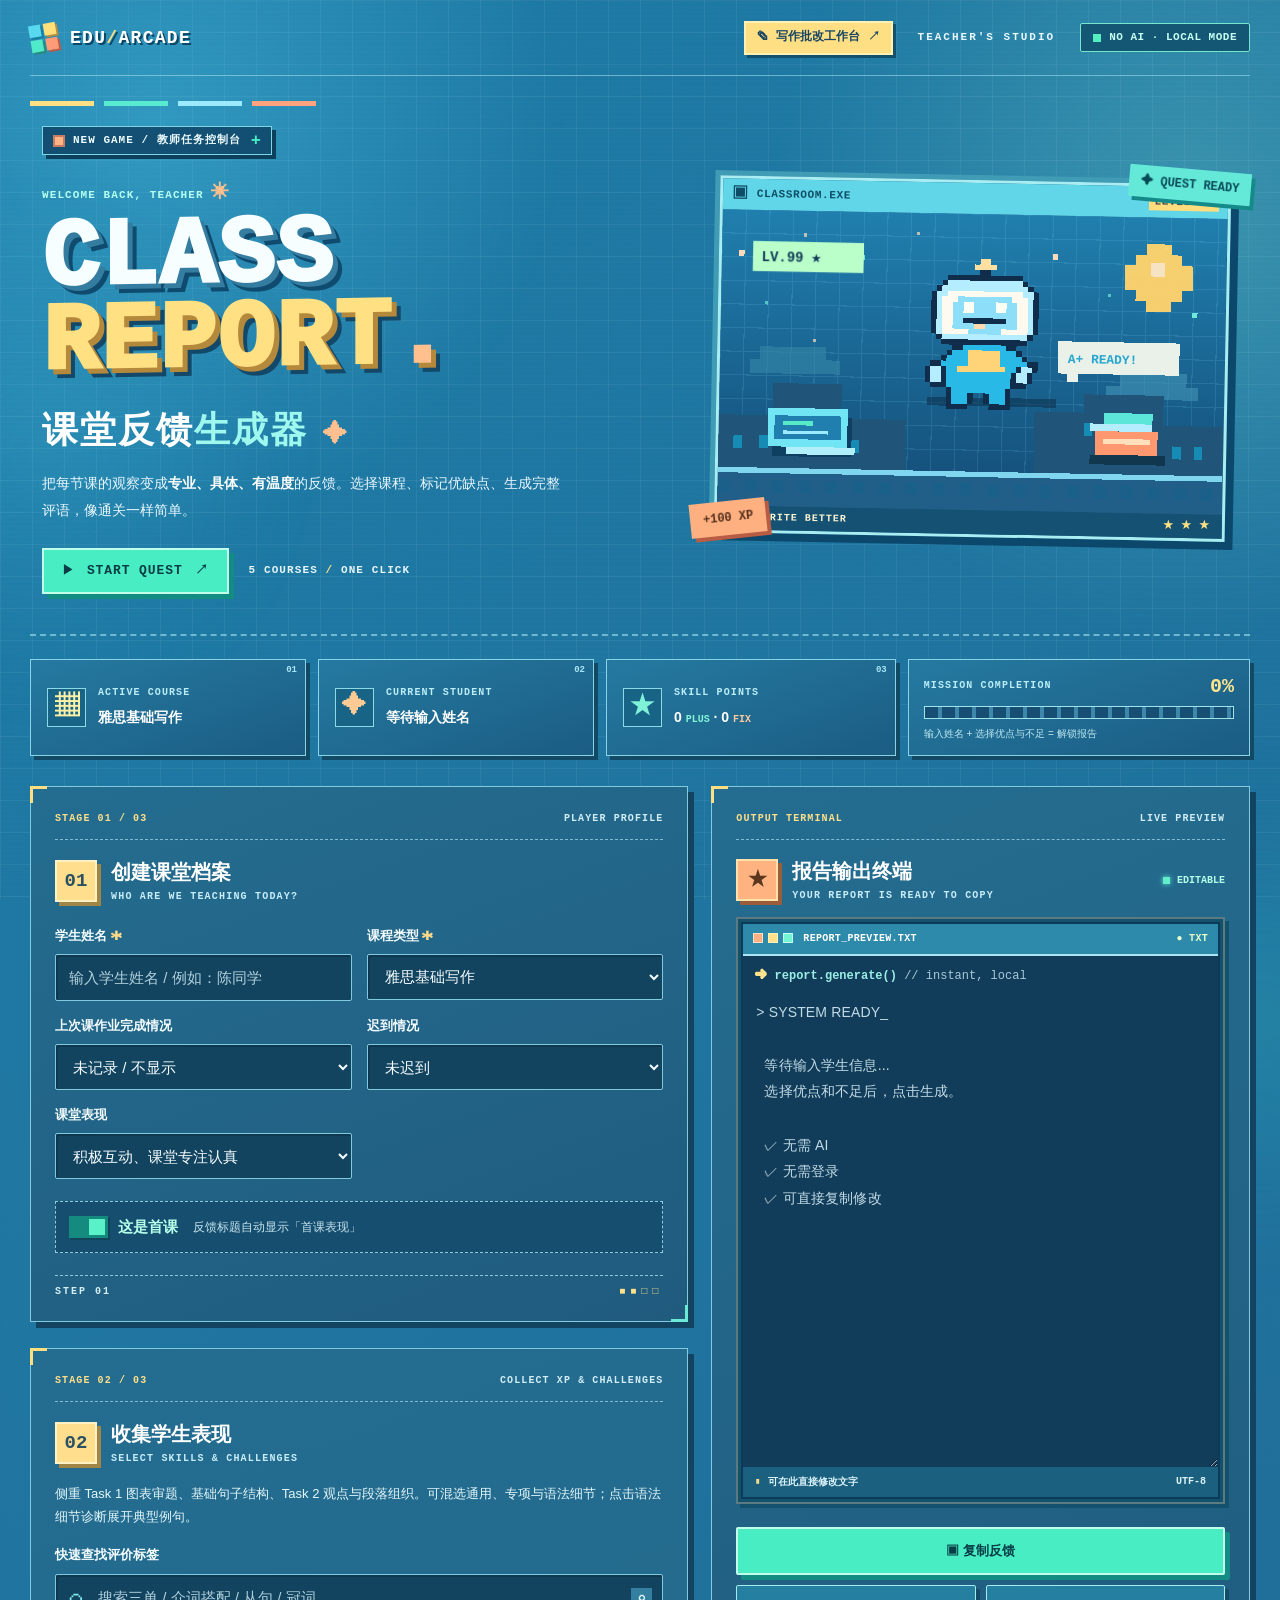
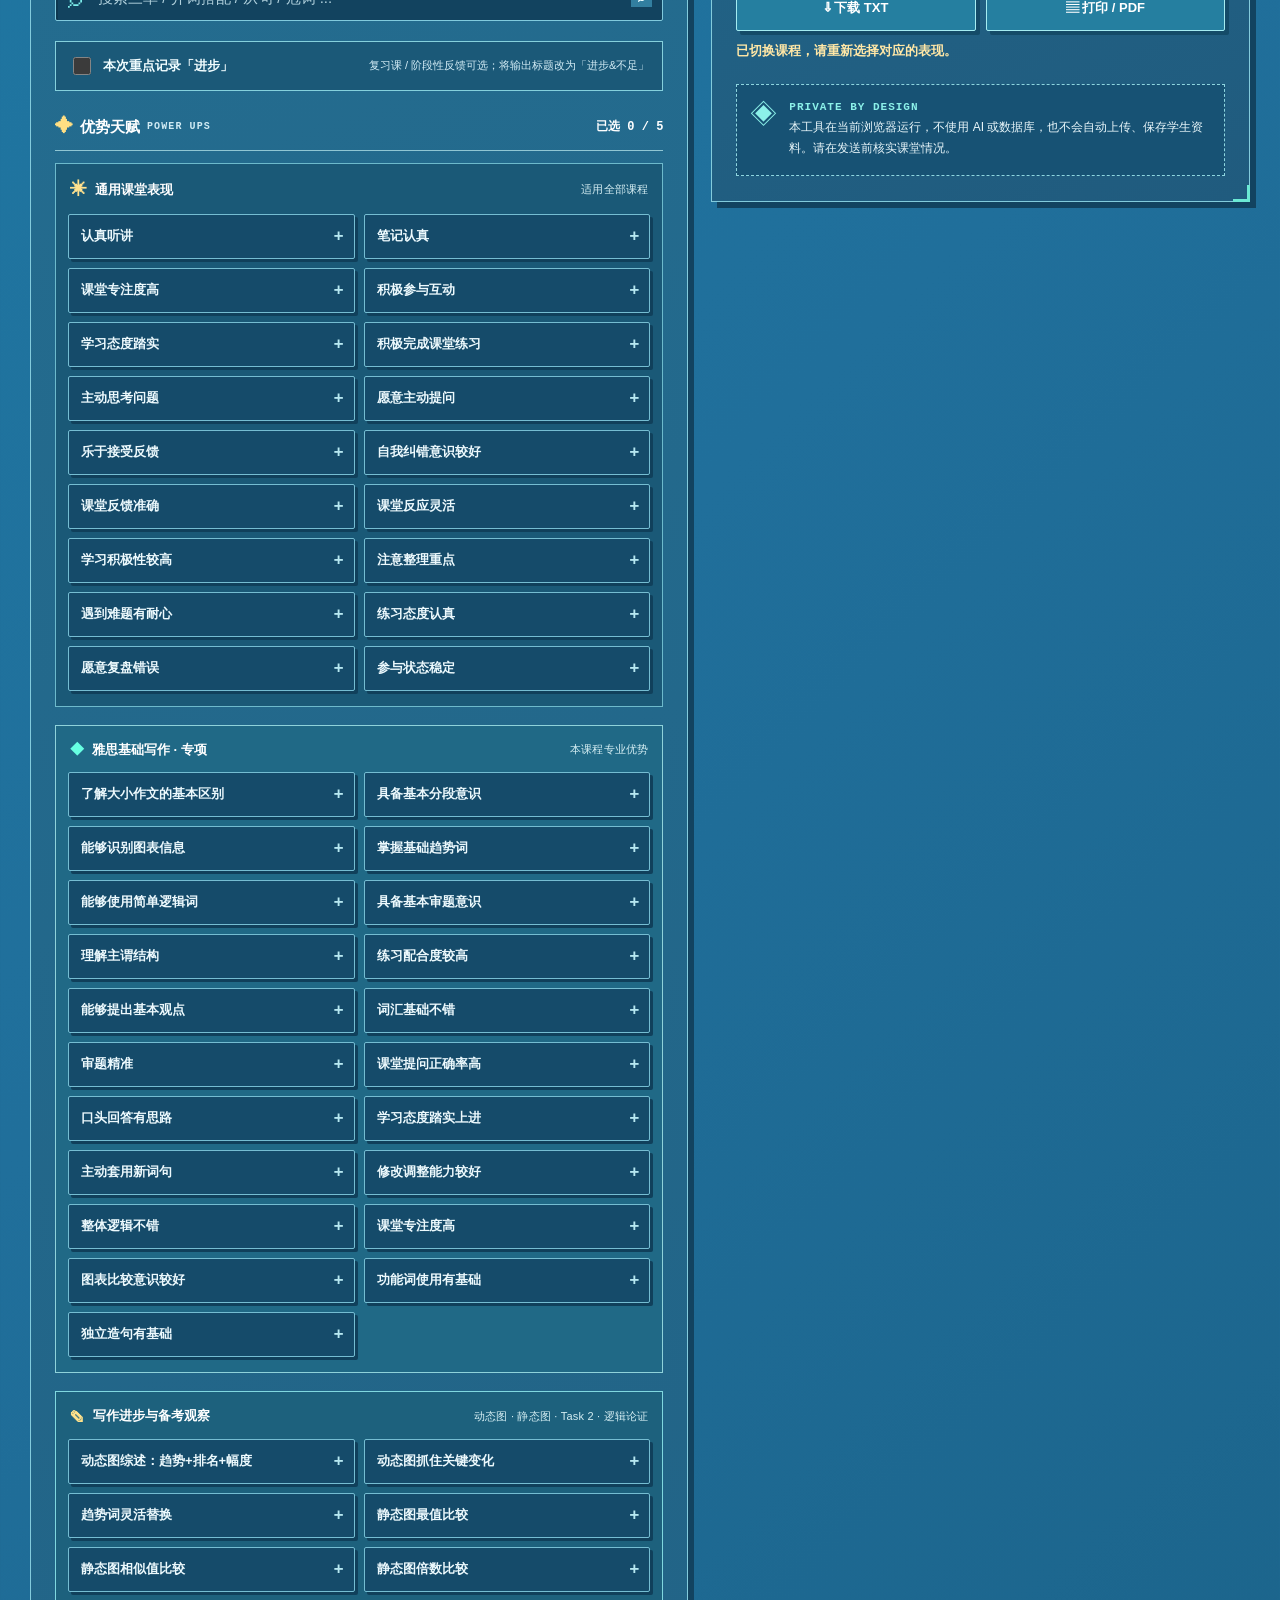
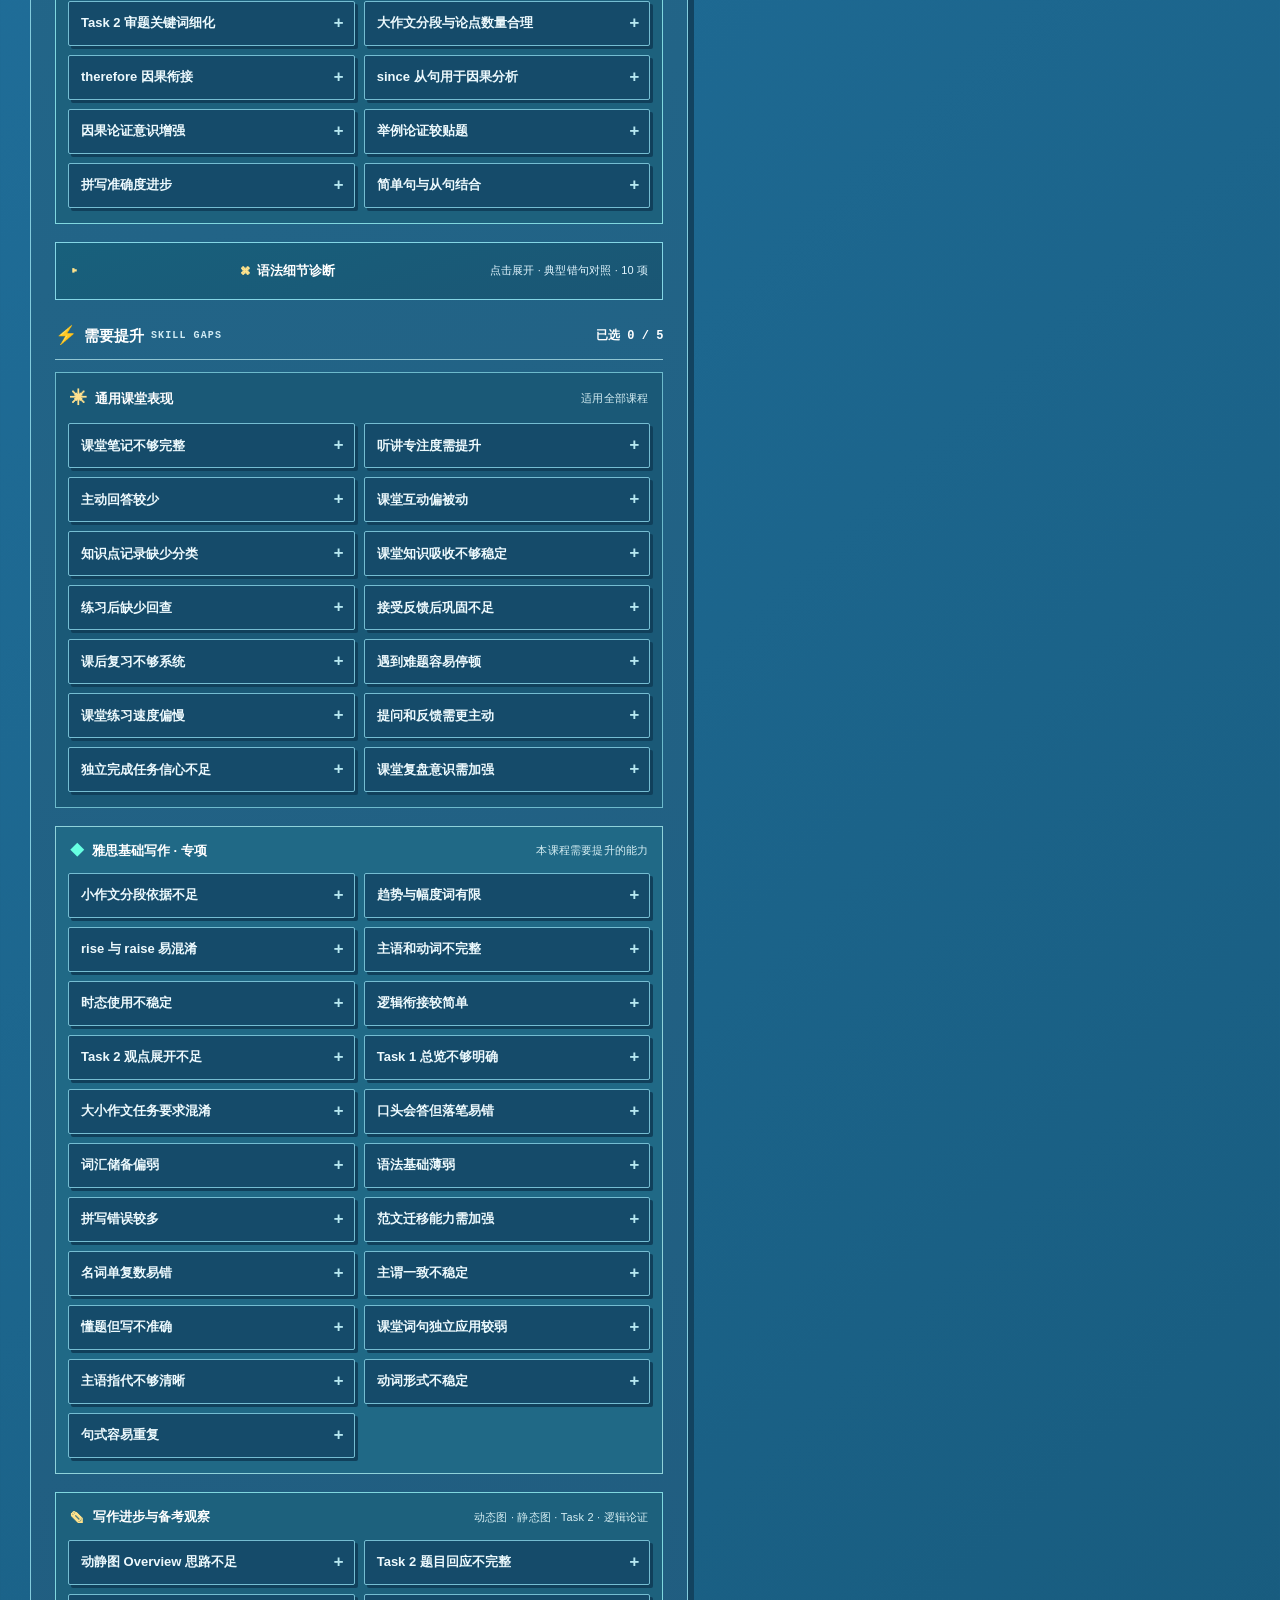
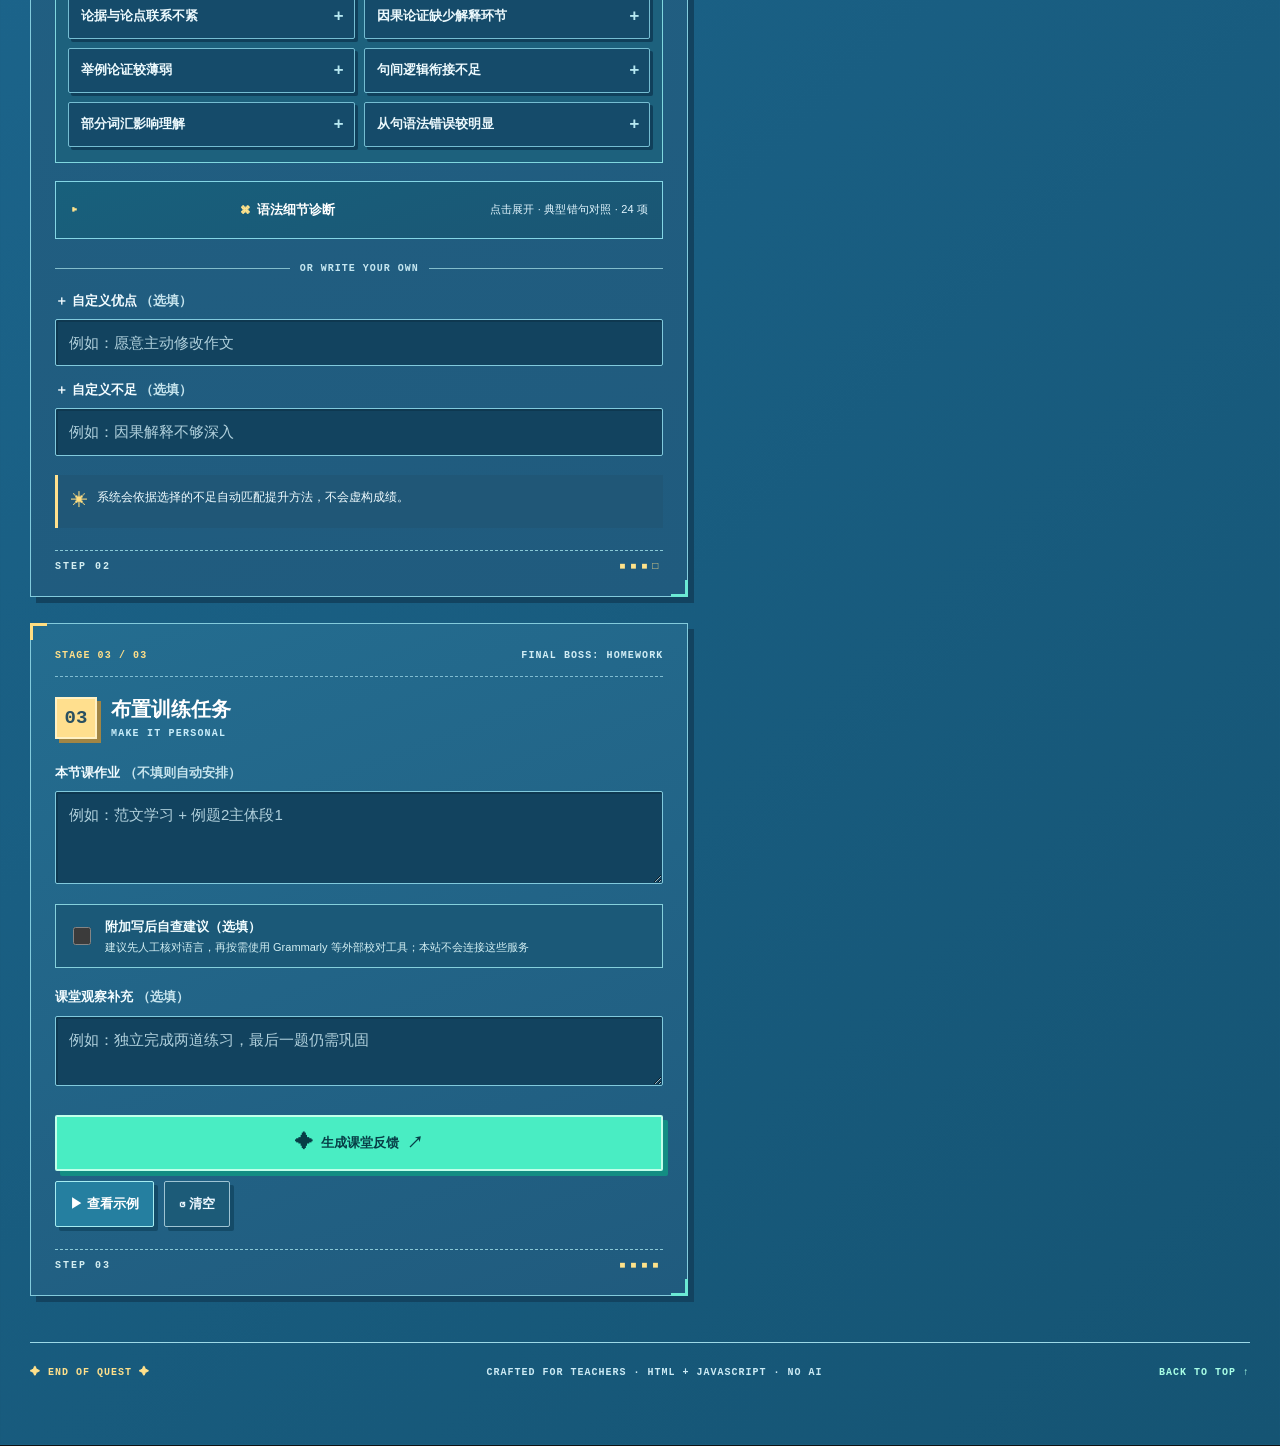
<file: teacher-feedback/index.html>
<!DOCTYPE html>
<html lang="zh-CN">
<head>
<meta charset="UTF-8">
<meta name="viewport" content="width=device-width,initial-scale=1,viewport-fit=cover">
<meta name="theme-color" content="#1d6e96">
<title>CLASS REPORT · Pixel Arcade 教师课堂反馈</title>
<style>

:root{--bg:#111c23;--surface:#1a2b33;--surface2:#22343d;--ink:#e9f0eb;--muted:#adc0bd;--stroke:#526c72;--purple:#9fbebd;--lime:#aecbb4;--pink:#d5ad97;--cyan:#a4c7c7;--shadow:#09151b}
*{box-sizing:border-box}html{scroll-behavior:smooth}body{margin:0;overflow-x:hidden;background:#111c23;color:var(--ink);font-family:-apple-system,BlinkMacSystemFont,"PingFang SC","Microsoft YaHei",sans-serif;font-size:15px;line-height:1.55}
body:before{content:"";position:fixed;inset:0;z-index:-2;pointer-events:none;background-image:radial-gradient(circle at 5% 15%,#39698355,transparent 27%),radial-gradient(circle at 93% 27%,#315f7855,transparent 28%),linear-gradient(#678fa40a 1px,transparent 1px),linear-gradient(90deg,#678fa40a 1px,transparent 1px);background-size:auto,auto,32px 32px,32px 32px}
body:after{content:"";position:fixed;z-index:-1;inset:0;pointer-events:none;background:repeating-linear-gradient(180deg,transparent 0 3px,#080d0f22 4px 5px);opacity:.3}
.ambient{position:absolute;pointer-events:none;z-index:-1;width:240px;height:240px;filter:blur(60px);border-radius:50%;opacity:.25}.ambient-one{left:-80px;top:330px;background:#42717a}.ambient-two{right:-100px;top:900px;background:#548b94}
[hidden]{display:none!important}button,input,select,textarea{font:inherit}button{cursor:pointer}a{color:inherit}button:focus-visible,input:focus-visible,select:focus-visible,textarea:focus-visible,a:focus-visible{outline:3px solid var(--lime);outline-offset:3px}
.wrap{max-width:1320px;margin:auto;padding:0 30px 42px}
.topnav{height:76px;display:flex;align-items:center;justify-content:space-between;gap:15px;border-bottom:1px solid #2d424e;margin-bottom:25px}
.brand{display:inline-flex;align-items:center;gap:13px;text-decoration:none;font:900 18px/1 ui-monospace,SFMono-Regular,Menlo,Consolas,monospace;letter-spacing:1.3px}
.brand-accent{color:var(--lime)}.brand-mark{display:grid;grid-template-columns:repeat(2,12px);grid-template-rows:repeat(2,12px);gap:3px;transform:rotate(-10deg)}.brand-mark span{background:var(--purple);box-shadow:2px 2px 0 #5f9dbe}.brand-mark span:nth-child(2){background:var(--lime);box-shadow:2px 2px 0 #428770}.brand-mark span:nth-child(3){background:var(--cyan);box-shadow:2px 2px 0 #3d8796}.brand-mark span:nth-child(4){background:var(--pink);box-shadow:2px 2px 0 #ab7e56}
.top-right{display:flex;align-items:center;gap:25px}.nav-hint{font:700 11px/1.3 ui-monospace,monospace;letter-spacing:2px;color:#93b3c5}.online-badge{border:1px solid #4c7668;background:#16272a;color:#cbeae0;border-radius:2px;display:inline-flex;align-items:center;gap:8px;padding:8px 12px;font:800 11px/1 ui-monospace,monospace;letter-spacing:.5px}.online-badge i,.flash-dot{display:inline-block;width:8px;height:8px;background:var(--lime);box-shadow:0 0 9px #97d4c0}
.hero{display:grid;grid-template-columns:1.08fr .92fr;gap:34px;align-items:center;min-height:388px;position:relative;padding:25px 12px 40px;border-bottom:1px solid #2a4350}
.hero:before{content:"";position:absolute;top:0;left:0;width:64px;height:5px;background:var(--lime);box-shadow:74px 0 var(--purple),148px 0 var(--cyan),222px 0 var(--pink)}
.hero-left{position:relative;z-index:1}.hero-tag{display:inline-flex;align-items:center;gap:10px;padding:7px 9px 7px 12px;border:1px solid #7294a7;background:#223640;color:#d7e4df;font:800 11px/1.2 ui-monospace,monospace;letter-spacing:1px;box-shadow:4px 4px 0 #0b1114}.tag-plus{color:var(--lime);font-size:17px;line-height:10px}.flash-dot{background:var(--pink);box-shadow:0 0 10px #d5ad97}
.hero-topline{font:800 11px/1.2 ui-monospace,monospace;letter-spacing:3px;color:var(--cyan);margin:28px 0 8px}.hero-topline span{color:var(--pink);font-size:18px}
h1{margin:0;max-width:680px;font-family:Impact,"Arial Black",ui-monospace,monospace;font-weight:1000;line-height:.89;letter-spacing:1.5px;font-size:clamp(64px,7.4vw,110px);transform:skewY(-1deg)}
.headline-top,.headline-bottom{display:block}.headline-top{color:#eff4ed;text-shadow:5px 5px 0 #4b748a,9px 9px 0 #121d23}.headline-bottom{color:var(--lime);text-shadow:5px 5px 0 #498873,9px 9px 0 #0f181d}.period{color:var(--pink)}
.hero-chinese{font-size:clamp(24px,2.8vw,36px);font-weight:900;margin-top:22px;letter-spacing:2px}.hero-chinese>span:first-child{color:#abc9c3}.hero-star{margin-left:15px;color:var(--pink);font-size:24px}
.hero-desc{margin:11px 0 25px;color:#b3cad6;font-size:14px;max-width:520px;line-height:1.9}.hero-desc span{color:#deebf2;font-weight:750}
.hero-ctas{display:flex;align-items:center;gap:20px;flex-wrap:wrap}.hero-start{display:inline-flex;justify-content:center;align-items:center;gap:12px;background:var(--lime);color:#152229;padding:13px 18px;border:2px solid #d5eee6;box-shadow:5px 5px 0 #315e4f;text-decoration:none;font:900 13px/1.2 ui-monospace,monospace;letter-spacing:.9px}.hero-start:hover{transform:translate(1px,1px);box-shadow:4px 4px 0 #315e4f}.play-icon{font-size:12px}.hero-shortcut{font:750 11px/1.4 ui-monospace,monospace;color:#85a6b7;letter-spacing:.5px}.hero-shortcut b{color:var(--purple)}
.hero-right{position:relative;padding:16px 10px 18px 14px;min-width:0}
.world-window{background:#141f25;border:3px solid #80b1cb;box-shadow:9px 9px 0 #0b1216,0 0 0 7px #233742;transform:rotate(1.1deg);position:relative}
.world-titlebar{height:31px;display:flex;align-items:center;gap:8px;background:#d3e4ed;color:#253a46;padding:0 9px;font:900 11px/1 ui-monospace,monospace;letter-spacing:.65px}.world-square{font-size:16px}.world-level{margin-left:auto;padding:3px 6px;color:#233843;background:#96bed4}
.scene-svg{display:block;width:100%;height:auto;aspect-ratio:470/276;image-rendering:pixelated}
.world-caption{display:flex;justify-content:space-between;padding:7px 11px;color:#deebf2;background:#20333d;font:700 10px/1 ui-monospace,monospace;letter-spacing:1px}.world-caption span:last-child{color:var(--lime)}
.floating-badge{position:absolute;z-index:2;white-space:nowrap;font:900 12px/1 ui-monospace,monospace;box-shadow:4px 4px 0 #090e10;transform:rotate(-6deg)}
.floating-a{left:-13px;bottom:20px;padding:11px 13px;background:var(--pink);color:#241b13}.floating-b{right:-13px;top:5px;padding:10px 12px;background:#acddcd;color:#1d3337;transform:rotate(5deg)}
.pixel-float{animation:hoverBot 3.2s ease-in-out infinite}.scene-svg g.pixel-float{transform-box:fill-box;transform-origin:center}
@keyframes hoverBot{0%,100%{translate:0 0}50%{translate:0 -6px}}
.status-grid{display:grid;grid-template-columns:1fr 1fr 1.05fr 1.24fr;gap:12px;margin:23px 0 30px}
.status-card{position:relative;display:flex;align-items:center;gap:12px;min-width:0;min-height:95px;padding:16px;background:#1a2931;border:1px solid #456779;box-shadow:4px 4px 0 #090e10}
.stat-icon{display:grid;place-items:center;flex:none;width:39px;height:39px;font:900 24px/1 ui-monospace,monospace;background:#2a4350;color:var(--cyan);border:1px solid #578197}
.icon-name{color:var(--pink)}.icon-select{color:var(--lime)}
.stat-copy{min-width:0}.stat-label{display:block;font:800 10px/1.45 ui-monospace,monospace;letter-spacing:1px;color:#93b7ca;margin-bottom:6px}.stat-copy strong{display:block;max-width:100%;overflow:hidden;text-overflow:ellipsis;white-space:nowrap;font-size:14px;font-weight:850;color:#deebf2}
.stat-corner{position:absolute;right:8px;top:5px;color:#65889b;font:700 9px ui-monospace,monospace}.mini-green{color:var(--lime);font:900 10px ui-monospace,monospace}.mini-pink{color:var(--pink);font:900 10px ui-monospace,monospace}
.progress-stat{display:block;padding:15px}.progress-stat-head{display:flex;justify-content:space-between;align-items:center;gap:7px}.progress-stat-head .stat-label{margin:0}.progress-stat-head strong{font:900 20px ui-monospace,monospace;color:var(--lime)}
.pixel-progress{height:13px;margin:8px 0;background:repeating-linear-gradient(90deg,#2b434f 0 13px,#1a2931 13px 17px);border:1px solid #597b8d;overflow:hidden}.pixel-progress>div{height:100%;width:0;background:repeating-linear-gradient(90deg,var(--lime) 0 13px,#58bb9a 13px 17px);transition:width .24s ease}.progress-legend{font-size:10px;color:#85a4b5;line-height:1.3}
.layout{display:grid;grid-template-columns:minmax(0,1.1fr) minmax(0,.9fr);gap:23px;align-items:start}
.left{min-width:0}.panel{position:relative;min-width:0;border:1px solid #547a8f;background:linear-gradient(165deg,#20333d,#17252c);box-shadow:6px 6px 0 #090e10;padding:24px;margin-bottom:26px;scroll-margin-top:12px}
.panel:before{content:"";position:absolute;left:-1px;top:-1px;width:14px;height:14px;border-left:3px solid var(--lime);border-top:3px solid var(--lime);pointer-events:none}
.panel:after{content:"";position:absolute;right:-1px;bottom:-1px;width:14px;height:14px;border-right:3px solid #acccdd;border-bottom:3px solid #acccdd;pointer-events:none}
.panel-sig{display:flex;align-items:center;justify-content:space-between;gap:10px;border-bottom:1px dashed #4c6a7a;padding-bottom:13px;margin-bottom:19px;color:#a0c2d5;letter-spacing:1.1px;font:800 10px/1.5 ui-monospace,monospace}.panel-sig span:first-child{color:var(--lime)}.panel-sig span:last-child{text-align:right}
.section-title{display:flex;gap:14px;align-items:center;font-size:20px;font-weight:900;margin:0 0 22px;color:#deebf2;line-height:1.3}.section-title small{display:block;font:800 10px/1.4 ui-monospace,monospace;color:#8cabbc;letter-spacing:1.2px;margin-top:5px}
.num{display:grid;flex:none;place-items:center;width:42px;height:42px;background:#acccdd;border:2px solid #deebf2;color:#1c2c35;box-shadow:4px 4px 0 #5689a4;font:900 19px/1 ui-monospace,monospace}
.fields{display:grid;grid-template-columns:1fr 1fr;gap:15px}.field{display:block;min-width:0}.field.full{grid-column:1/-1}.field-title{display:block;font-weight:750;font-size:13px;color:#d9e8f0;margin:0 0 8px}.required-star{font-size:11px;color:var(--lime)}
input:not([type=checkbox]),select,textarea{width:100%;min-width:0;background:#131e24;border:1px solid #517081;color:#deebf2;border-radius:2px;min-height:46px;padding:11px 13px;box-shadow:inset 2px 2px 0 #0b1216;outline:0}
input:not([type=checkbox]):focus,select:focus,textarea:focus{border-color:var(--lime);box-shadow:0 0 0 2px #99d5c130,inset 2px 2px 0 #0b1216}input::placeholder,textarea::placeholder{color:#77919f}select{color-scheme:dark}textarea{resize:vertical}
.toggle-row{display:flex;align-items:center;gap:15px;flex-wrap:wrap;margin-top:22px;padding:13px;background:#162229;border:1px dashed #527384}.toggle-label{display:inline-flex;align-items:center;gap:10px;cursor:pointer;font-weight:800;color:var(--lime)}.toggle-label input{position:absolute;width:1px;height:1px;opacity:0}.toggle-track{display:inline-flex;align-items:center;background:#4a6472;width:39px;height:22px;padding:3px;box-shadow:2px 2px 0 #090e10}.toggle-track span{width:16px;height:16px;background:#a8b6bd}.toggle-label input:checked + .toggle-track{background:#4c806f}.toggle-label input:checked + .toggle-track span{background:var(--lime);transform:translateX(17px)}.toggle-label input:focus-visible + .toggle-track{outline:3px solid var(--lime);outline-offset:3px}
.muted{color:#9bb6c4}.small{font-size:12px}.stage-foot{display:flex;align-items:center;justify-content:space-between;color:#7898a9;border-top:1px dashed #3b5b6c;margin-top:22px;padding-top:11px;font:800 10px/1 ui-monospace,monospace;letter-spacing:2px}.pixel-dots{color:var(--purple);letter-spacing:5px}
.intro-text{font-size:13px;color:#acc5d3;line-height:1.8;margin:-6px 0 17px}
.searchbox{margin-bottom:20px}.search-shell{position:relative;display:flex;align-items:center}.search-shell>span:first-child{position:absolute;left:13px;font-size:28px;line-height:1;color:var(--cyan)}.search-shell input{padding-left:42px;padding-right:45px!important}.kbd{position:absolute;right:11px;color:#7e9dae;background:#29404d;padding:2px 7px;font:800 13px ui-monospace,monospace}
.subhead{display:flex;justify-content:space-between;align-items:center;gap:10px;margin:22px 0 12px;border-bottom:1px solid #455e6c;padding-bottom:9px}.subhead strong{font-size:15px;display:flex;align-items:center;gap:7px;flex-wrap:wrap}.subhead strong>span:first-child{color:var(--lime);font-size:18px}.bad-head strong>span:first-child{color:var(--pink)}.subtitle-en{color:#87a8ba;font:800 10px ui-monospace,monospace;letter-spacing:1px}.limit{font:800 12px ui-monospace,monospace;color:#b1cad8;white-space:nowrap}
.choices{display:grid;grid-template-columns:repeat(2,minmax(0,1fr));gap:9px}
.chip{display:flex;align-items:center;justify-content:space-between;gap:8px;text-align:left;background:#1c2c35;color:#d4e4ed;border:1px solid #496f83;box-shadow:3px 3px 0 #0d151a;border-radius:2px;padding:10px 10px 10px 12px;font-size:13px;line-height:1.4;min-height:45px;font-weight:700;transition:transform .1s,background .1s,border-color .1s}
.chip:after{content:"+";color:#94afbd;font:900 17px ui-monospace,monospace;flex:none}
.chip.selected.good{color:#def2eb;background:#1f3b32;border:1px solid #95d4bf;box-shadow:3px 3px 0 #2c6d57}
.chip.selected.bad{color:#f2e7de;background:#4c3928;border:1px solid #c49a82;box-shadow:3px 3px 0 #936e4e}
.chip.selected:after{content:"✓";color:inherit}
.chip:not(:disabled):active{transform:translate(2px,2px);box-shadow:1px 1px 0 #0d151a}
.chip:disabled{opacity:.4;cursor:not-allowed}
@media(hover:hover){.chip:hover:not(:disabled){background:#2a4350;border-color:var(--purple)}.chip.selected.good:hover{background:#2a5044}.chip.selected.bad:hover{background:#644a34}}
.sep{display:flex;align-items:center;gap:10px;margin:24px 0 17px;color:#7797a8;white-space:nowrap;font:800 10px ui-monospace,monospace;letter-spacing:1px}.sep:before,.sep:after{content:"";height:1px;background:#446679;flex:1}
.custom-fields{display:grid;gap:14px}.mini-tip{display:flex;gap:9px;align-items:flex-start;margin-top:19px;color:#acccdd;background:#253a45;border-left:3px solid var(--cyan);padding:12px 13px;font-size:12px;line-height:1.7}.mini-tip span{color:var(--cyan);font-size:17px}.top-gap{margin-top:19px}
.actionrow{display:flex;align-items:center;gap:10px;flex-wrap:wrap;margin-top:23px}
.btn{min-height:46px;display:inline-flex;align-items:center;justify-content:center;gap:8px;border:1px solid #698b9d;border-radius:2px;padding:12px 14px;box-shadow:4px 4px 0 #0b1216;color:#deebf2;background:#2a4350;font-weight:850;font-size:13px;transition:transform .12s,box-shadow .12s,filter .12s}
.btn.primary{background:var(--lime);border-color:#cfebe2;color:#202a27;box-shadow:4px 4px 0 #3c886f}
.btn.subtle{background:#2a4350;border-color:#7eafc9}.btn.ghost{background:#223640;color:#abcbdc}
.btn:hover{filter:brightness(1.06)}.btn:active{transform:translate(3px,3px);box-shadow:1px 1px 0 #090e10}.btn-icon{font-size:18px}.btn-arrow{font-size:16px}.input-actions .primary{flex:1 1 100%}
.result-panel{position:sticky;top:16px;padding-bottom:25px}.result-panel .panel-sig{margin-bottom:18px}.result-head{display:flex;align-items:center;justify-content:space-between;gap:10px;margin-bottom:14px}.result-head .section-title{margin-bottom:0}.result-num{background:var(--pink);color:#34271b;box-shadow:4px 4px 0 #a8774d}.live{display:flex;gap:7px;align-items:center;color:var(--lime);font:900 10px ui-monospace,monospace}.dot{display:inline-block;width:7px;height:7px;background:var(--lime);box-shadow:0 0 8px #98d5c1}
.terminal{background:#0e161a;border:2px solid #5a849a;box-shadow:inset 0 0 0 3px #17252c,4px 4px 0 #0b1114;padding:5px}
.terminal-top{display:flex;align-items:center;gap:10px;padding:9px 10px 10px;background:#263d49;border-bottom:2px solid #59798a;font:800 10px ui-monospace,monospace;color:#c9dee9;letter-spacing:.3px}
.terminal-dots{display:flex;gap:5px}.terminal-dots i{width:10px;height:10px;background:#ddc3ac;border:1px solid #eadacc}.terminal-dots i:nth-child(2){background:#ddccac;border-color:#e8dcc7}.terminal-dots i:nth-child(3){background:#acddcd;border-color:#d7eee6}
.terminal-name{overflow:hidden;text-overflow:ellipsis;white-space:nowrap}.terminal-status{margin-left:auto;color:#a3d9c7}
.terminal-bar{padding:12px 12px 4px;background:#111b21;color:#acccdd;font:800 12px ui-monospace,monospace}.terminal-bar>span:first-child{color:var(--lime)}.terminal-comment{color:#66959e;font-weight:500}
.terminal .result{display:block;width:100%;min-height:480px;padding:12px 13px 16px;background:#111b21;box-shadow:none;border:0;outline:0;color:#deebf2;font-size:14px;line-height:1.9;white-space:pre-wrap;letter-spacing:.15px;resize:vertical}.terminal .result::placeholder{color:#83a3b5;opacity:1}.terminal .result:focus{outline:1px dashed #6f9cb4;outline-offset:-2px;box-shadow:none}
.terminal-footer{display:flex;align-items:center;gap:8px;padding:8px 12px;background:#1c2c35;color:#88a9bb;font:750 10px ui-monospace,monospace}.terminal-footer>span:last-child{margin-left:auto}.blink-cursor{color:var(--lime);animation:blink 1.1s steps(2) infinite}@keyframes blink{50%{opacity:0}}
.result-actions .primary{flex:1 1 100%}.result-actions .subtle{flex:1 1 40%}
.toast{color:var(--lime);min-height:25px;margin-top:10px;font-weight:750;font-size:13px}
.privacy-note{display:flex;gap:12px;margin-top:18px;padding:16px 13px;border:1px dashed #5e7e8f;background:#17252c}.privacy-icon{font-size:27px;line-height:1;color:var(--cyan)}.privacy-note p{margin:0;font-size:12px;line-height:1.75;color:#acc6d4}.privacy-note p strong{display:block;font:900 11px ui-monospace,monospace;letter-spacing:1px;color:var(--cyan);margin-bottom:4px}.privacy-note p span{display:block}
.footer{display:flex;align-items:center;justify-content:space-between;gap:12px;flex-wrap:wrap;border-top:1px solid #2d424d;margin-top:20px;padding:23px 0;color:#7d9eaf;font:700 10px/1.4 ui-monospace,monospace;letter-spacing:1px}.footer>span:first-child{color:var(--purple)}.footer a{text-decoration:none;color:var(--lime)}
.print-view{display:none}
@media(max-width:1100px){.wrap{padding-left:22px;padding-right:22px}.status-grid{grid-template-columns:repeat(2,1fr)}.hero{grid-template-columns:1fr .9fr;gap:20px}.hero-right{padding:12px 5px}.layout{grid-template-columns:minmax(0,1.04fr) minmax(0,.96fr);gap:18px}.panel{padding:19px}.section-title{font-size:18px}}
@media(max-width:820px){.hero{grid-template-columns:1fr;gap:15px;padding:22px 0 32px}.hero-left{max-width:700px}.hero-right{max-width:530px;width:100%;margin:0 auto}.hero h1{font-size:clamp(70px,12vw,100px)}.layout{grid-template-columns:1fr}.result-panel{position:static}.terminal .result{min-height:380px}.panel{padding:23px}}
@media(max-width:560px){.wrap{padding:0 13px 28px}.topnav{height:63px;margin-bottom:19px}.brand{font-size:14px}.brand-mark{grid-template-columns:repeat(2,9px);grid-template-rows:repeat(2,9px)}.nav-hint{display:none}.online-badge{font-size:9px;padding:7px 8px}.hero{padding:22px 1px 28px}.hero-topline{margin-top:20px;font-size:10px;letter-spacing:1.5px}.hero h1{font-size:clamp(58px,16vw,86px);letter-spacing:0}.hero-chinese{font-size:25px;margin-top:20px}.hero-desc{font-size:13px}.hero-ctas{gap:14px}.hero-start{font-size:12px}.hero-right{padding:13px 7px 15px}.world-titlebar{font-size:9px}.floating-badge{font-size:9px}.status-grid{grid-template-columns:repeat(2,minmax(0,1fr));gap:9px;margin-top:19px}.status-card{min-height:88px;padding:10px;gap:7px}.stat-icon{width:28px;height:30px;font-size:18px}.stat-label{font-size:8px}.stat-copy strong{font-size:12px}.progress-stat{padding:10px}.progress-stat-head strong{font-size:18px}.progress-stat-head .stat-label{font-size:8px}.progress-legend{font-size:9px}.panel{padding:16px;margin-bottom:19px}.panel-sig{font-size:9px}.section-title{font-size:18px;margin-bottom:18px}.num{width:37px;height:37px;font-size:16px}.fields{grid-template-columns:1fr 1fr;gap:12px}.field.mobile-full{grid-column:1/-1}.choices{grid-template-columns:1fr}.chip{min-height:44px}.toggle-row{align-items:flex-start}.result-head .live{font-size:9px}.result-head .section-title{font-size:16px}.terminal .result{min-height:385px}.footer{justify-content:center;text-align:center}.footer a{width:100%}}
@media(prefers-reduced-motion:reduce){*,*:before,*:after{scroll-behavior:auto!important;animation:none!important;transition:none!important}}
@media print{@page{margin:16mm}body{background:#fff!important;color:#111}.ambient,.topnav,.hero,.status-grid,.left,.result-head,.panel-sig,.terminal,.actionrow,.privacy-note,.footer,.toast{display:none!important}.wrap{max-width:none;padding:0}.layout{display:block}.result-panel{position:static;padding:0;border:0;box-shadow:none;background:#fff}.result-panel:before,.result-panel:after{display:none}.print-view{display:block!important;white-space:pre-wrap;color:#111;font:15px/1.95 "PingFang SC","Microsoft YaHei",sans-serif}}


/* Sea-glass palette — soft sea blue, muted sage and warm sand; intentionally low glare. */
body{background:#111c23;color:#e9f0eb}
body:after{opacity:.12}
.ambient{opacity:.12;filter:blur(85px)}
.hero-topline,.hero-shortcut,.status-card .stat-label,.subtitle-en{letter-spacing:1.1px}
.hero-start,.btn.primary{background:#aecbb4;color:#16272c;border-color:#c8ddd0;box-shadow:4px 4px 0 #47685d}
.headline-bottom{color:#aecbb4;text-shadow:4px 4px 0 #36574f,8px 8px 0 #101b21}
.headline-top{color:#e9f0eb;text-shadow:4px 4px 0 #537077,8px 8px 0 #101b21}
.world-window{border-color:#809a9a;box-shadow:7px 7px 0 #071218,0 0 0 5px #253c43}
.world-titlebar{background:#b9d0c8;color:#203b40}
.world-level{background:#95b3ac;color:#1e3335}
.floating-a{background:#d5ad97;color:#302b28}
.floating-b{background:#a7c9c3;color:#193c3a}
.panel{background:linear-gradient(165deg,#1d333b,#172830);border-color:#4b626b}
.status-card{background:#1a2c34;border-color:#435e64}
.terminal,.terminal .result,.terminal-bar{background:#10222b}
.terminal-top{background:#294047;color:#d4e5df}
.terminal-footer{background:#20353c}
.result-panel .terminal{border-color:#5c7b80}
.chip{background:#1b3038;color:#dce7e2;border-color:#425e65}
.chip.selected.good{background:#234b43;color:#d9eee0;border-color:#7ea99c;box-shadow:3px 3px 0 #2c5e54}
.chip.selected.bad{background:#4a3934;color:#f0dfd1;border-color:#c49d87;box-shadow:3px 3px 0 #795a4b}
.btn.subtle{background:#29424a;border-color:#64868d}
.btn.ghost{background:#22343d;color:#d1dfd8}
.online-badge{background:#20372f;color:#bedbc5;border-color:#557b67}
.dot,.online-badge i,.flash-dot{box-shadow:none}

/* Each feedback type now has two visibly distinct pools: universal and course-specific. */
.choice-groups{display:flex;flex-direction:column;gap:18px}
.selection-group{display:block;padding:13px 12px 15px;background:#142a31;border:1px solid #405e64;position:relative}
.selection-group.course{background:#1a2c34;border-color:#5d7c83}
.group-heading{display:flex;align-items:center;justify-content:space-between;gap:9px;flex-wrap:wrap;padding:0 2px 11px;font-size:13px}
.group-heading strong{display:inline-flex;align-items:center;gap:8px;color:#e3eee8;font-weight:850}
.selection-group.shared .group-heading strong:before{content:"✳";color:#b4d3b7;font-size:17px}
.selection-group.course .group-heading strong:before{content:"◆";color:#a4c7c7;font-size:14px}
.group-heading>span{color:#a8bbb7;font-size:11px;letter-spacing:.2px}
.choice-groups .choices{display:grid}
@media(max-width:560px){.selection-group{padding:12px 10px 14px}.group-heading>span{font-size:10px}}


/* ===== OCEAN ARCADE / VIBRANT DAYLIGHT EDITION =====
   Sapphire blue + bright aqua + sunshine yellow + coral.
   High-contrast interactive areas with a luminous blue canvas.
   Deliberately keeps purple out of the active palette.
*/
:root{
 --bg:#1d6e96;--surface:#205a78;--surface2:#287797;
 --ink:#f7fdff;--muted:#d2e8f1;--stroke:#73c4d7;
 --purple:#7cddf4;--lime:#49edc3;--pink:#ffac7e;
 --cyan:#8ceaff;--shadow:#0b3450;
}
html{color-scheme:dark}
body{
 background:linear-gradient(136deg,#1e7da7 0%,#206f9b 37%,#155473 100%);
 color:var(--ink);
}
body:before{
 background-image:
  radial-gradient(circle at 12% 14%,#53c9eb63,transparent 30%),
  radial-gradient(circle at 93% 24%,#7dddcf4d,transparent 31%),
  linear-gradient(#d5f8ff12 1px,transparent 1px),
  linear-gradient(90deg,#d5f8ff12 1px,transparent 1px);
 background-size:auto,auto,32px 32px,32px 32px;
}
body:after{opacity:.065}
.ambient-one{background:#52d1f1;opacity:.24;filter:blur(90px)}
.ambient-two{background:#3becd3;opacity:.2;filter:blur(90px)}
.topnav{border-bottom-color:#a1dcec99}
.brand{color:#ffffff;text-shadow:2px 2px 0 #0d4767}
.brand-accent{color:#ffe282}
.brand-mark span:nth-child(1){background:#58d9ef;box-shadow:2px 2px 0 #177e9f}
.brand-mark span:nth-child(2){background:#ffe07b;box-shadow:2px 2px 0 #b78e3f}
.brand-mark span:nth-child(3){background:#50eac9;box-shadow:2px 2px 0 #268a77}
.brand-mark span:nth-child(4){background:#ff9b77;box-shadow:2px 2px 0 #ba5b4b}
.nav-hint{color:#e9f8ff}
.online-badge{background:#145774;color:#c6fff0;border:1px solid #77e6ce}
.online-badge i{background:#55efbf}
.hero{border-bottom:2px dashed #a9e5ec99}
.hero:before{background:#ffe082;box-shadow:74px 0 #58ebd0,148px 0 #9beaff,222px 0 #ffa27e}
.hero-tag{background:#11496be6;border:1px solid #7ed7e5;color:#edfcff;box-shadow:4px 4px 0 #0d415b}
.hero-topline{color:#b4fff0}
.hero-topline span,.hero-star,.period{color:#ffbf8e}
.flash-dot{background:#ffb484;box-shadow:0 0 0 2px #c77d62}
.hero h1 .headline-top{color:#f6feff;text-shadow:5px 5px 0 #357ca1,9px 9px 0 #0f4b6e}
.hero h1 .headline-bottom{color:#ffe184;text-shadow:5px 5px 0 #b4893c,9px 9px 0 #134869}
.hero-chinese{color:#ffffff}
.hero-chinese>span:first-child{color:#9ef8ed}
.hero-desc{color:#e9f7ff}
.hero-desc span{color:#ffffff}
.hero-start,.btn.primary{
 color:#083d45;background:#49edc3;border:2px solid #c1ffea;
 box-shadow:5px 5px 0 #138d83;
}
.hero-start:hover{box-shadow:4px 4px 0 #138d83}
.hero-shortcut{color:#e5f5f9}.hero-shortcut b{color:#ffe184}
.hero-right .world-window{border:3px solid #a7edf1;background:#155d84;box-shadow:8px 8px 0 #0b486c,0 0 0 5px #409bb5}
.world-titlebar{background:#62d6e9;color:#0e4d65}
.world-level{background:#ffdc7c;color:#3c4a52}
.world-caption{background:#145173;color:#fff5d2}
.world-caption span:last-child{color:#ffe184}
.floating-a{background:#ffb080;color:#55301c;box-shadow:4px 4px 0 #b85c43}
.floating-b{background:#64e9d8;color:#084b58;box-shadow:4px 4px 0 #148b88}
.status-card{
 background:linear-gradient(160deg,#257aa1,#1b5c83);
 border:1px solid #8ad3e4;box-shadow:4px 4px 0 #124965
}
.stat-icon{background:#176487;border:1px solid #8bdae7;color:#fff2a6}
.icon-name{color:#ffca93}.icon-select{color:#80f2d7}
.stat-label,.status-card .stat-label{color:#bbedf6}
.stat-copy strong{color:#ffffff}
.stat-corner{color:#a9e7f4}
.mini-green{color:#85f4d7}.mini-pink{color:#ffcb9e}
.progress-stat-head strong{color:#ffe58e}
.pixel-progress{background:repeating-linear-gradient(90deg,#174e73 0 13px,#3c87aa 13px 17px);border:1px solid #a0e4e8}
.pixel-progress>div{background:repeating-linear-gradient(90deg,#61eed0 0 13px,#ffe18e 13px 17px)}
.progress-legend{color:#bde8f1}
.panel{
 background:linear-gradient(160deg,#246d90,#205b7e);
 border:1px solid #83cbdc;box-shadow:6px 6px 0 #124360
}
.panel:before{border-color:#ffde82}
.panel:after{border-color:#6be9d4}
.panel-sig{border-bottom:1px dashed #80bcd1;color:#d1edf5}
.panel-sig span:first-child{color:#ffdf89}
.section-title{color:#ffffff}
.section-title small{color:#c8edfa}
.num{background:#ffdf8e;border:2px solid #fff1c4;color:#2a5061;box-shadow:4px 4px 0 #a18544}
.field-title{color:#f3fcff}
.required-star{color:#ffda8b}
input:not([type=checkbox]),select,textarea{
 background:#12435f;color:#f5fdff;border:1px solid #81cadd;
 box-shadow:inset 2px 2px 0 #0e3850;
}
input:not([type=checkbox]):focus,select:focus,textarea:focus{border-color:#ffe79d;box-shadow:0 0 0 2px #ffe7aa55,inset 2px 2px 0 #0e3850}
input::placeholder,textarea::placeholder{color:#b0d0dc}
.muted{color:#c6e4ed}
.toggle-row{background:#164e6f;border:1px dashed #8ccbd7}
.toggle-label{color:#b5ffe9}
.toggle-track{background:#477f93;box-shadow:2px 2px 0 #10445b}
.toggle-track span{background:#bad6dc}
.toggle-label input:checked + .toggle-track{background:#148b7e}
.toggle-label input:checked + .toggle-track span{background:#59f1c7}
.intro-text{color:#e2f6fa}
.stage-foot{border-top-color:#8ac9d6;color:#d4eef1}
.pixel-dots{color:#ffe28a}
.search-shell>span:first-child{color:#7cedeb}
.kbd{background:#327fa0;color:#e5fbff}
.subhead{border-bottom-color:#90c6d3}
.subhead strong{color:#ffffff}
.subhead strong>span:first-child{color:#ffdf83}
.bad-head strong>span:first-child{color:#ffb287}
.subtitle-en{color:#d0ebf4}
.limit{color:#ffffff}
.selection-group{background:#1a5977;border:1px solid #6dbacc}
.selection-group.course{background:#206986;border:1px solid #8fd2da}
.group-heading strong{color:#ffffff}
.selection-group.shared .group-heading strong:before{color:#ffe18e}
.selection-group.course .group-heading strong:before{color:#67ffe2}
.group-heading>span{color:#d5eef3}
.chip{
 background:#154b6a;color:#ecf9fd;
 border:1px solid #75bdd2;box-shadow:3px 3px 0 #10405b
}
.chip:after{color:#b7e8f1}
.chip.selected.good{background:#087e76;color:#fff;border:1px solid #6bffe1;box-shadow:3px 3px 0 #00564f}
.chip.selected.bad{background:#97634e;color:#fff9f2;border:1px solid #ffc59b;box-shadow:3px 3px 0 #70402f}
@media(hover:hover){
 .chip:hover:not(:disabled){background:#227ea1;border-color:#9eecf7}
 .chip.selected.good:hover{background:#07948a}
 .chip.selected.bad:hover{background:#ab7059}
}
.sep{color:#c5e7f1}.sep:before,.sep:after{background:#82bdcb}
.mini-tip{background:#205777;border-left:3px solid #ffe18e;color:#f0fcff}
.mini-tip>span{color:#ffde80}
.btn{background:#256889;border:1px solid #9ad0df;color:#f9ffff;box-shadow:4px 4px 0 #144b68}
.btn.subtle{background:#257fa0;border-color:#a5ecf1;color:#ffffff}
.btn.ghost{background:#1c5b78;border-color:#9ec4d3;color:#edf8ff}
.btn.primary{color:#073d46}
.result-num{background:#ffb380;border:2px solid #ffe1ac;color:#5b361f;box-shadow:4px 4px 0 #9b5c39}
.live{color:#b4ffe9}
.dot{background:#60eecb;box-shadow:0 0 5px #60eecb}
.terminal{background:#0b3b58;border:2px solid #9dddea;box-shadow:inset 0 0 0 3px #14516d,4px 4px 0 #14516d}
.terminal-top{background:#2e8aaa;color:#ffffff;border-bottom:2px solid #abe5f1}
.terminal-dots i{background:#ffb080;border-color:#ffdfc4}
.terminal-dots i:nth-child(2){background:#ffe18a;border-color:#fff2bb}
.terminal-dots i:nth-child(3){background:#73f3d2;border-color:#c1fff0}
.terminal-status{color:#e7ffcb}
.terminal-bar{background:#113d5b;color:#9beee5}
.terminal-bar>span:first-child{color:#ffe28d}
.terminal-comment{color:#aac9d9}
.terminal .result{background:#113d5b;color:#f7ffff}
.terminal .result::placeholder{color:#c2dbe5}
.terminal .result:focus{outline:1px dashed #85eddb}
.terminal-footer{background:#1b607e;color:#dcf3fb}
.blink-cursor{color:#ffdd88}
.toast{color:#ffe7a6}
.privacy-note{background:#175274;border:1px dashed #8ed5df}
.privacy-icon,.privacy-note p strong{color:#8cf1e9}
.privacy-note p{color:#e8f6fa}
.footer{border-top-color:#9dd9e7;color:#cbeaf4}
.footer>span:first-child{color:#ffe08b}
.footer a{color:#a9ffe6}
@media print{
 body{background:#fff!important;color:#111}
 .print-view{color:#111}
}


/* Course-specific diagnostic details. Open only when needed to keep iPhone layouts short. */
.selection-group.grammar{background:linear-gradient(160deg,#18607c,#1a5674);border:1px solid #84d6e5;padding:0}
.selection-group.grammar>.group-heading{display:flex;cursor:pointer;list-style:none;padding:14px;margin:0;align-items:center}
.selection-group.grammar>.group-heading::-webkit-details-marker{display:none}
.selection-group.grammar>.group-heading:before{content:"▸";display:inline-block;color:#ffe38c;font-size:18px;margin-right:7px}
.selection-group.grammar[open]>.group-heading:before{content:"▾"}
.selection-group.grammar .group-heading strong:before{content:"⌘";color:#ffe38c;font-size:18px}
.selection-group.grammar .group-heading span{color:#e2f6ff}
.selection-group.grammar .choices{padding:0 12px 14px;display:grid;grid-template-columns:repeat(2,minmax(0,1fr))}
.detail-chip{display:flex;flex-direction:column;align-items:flex-start;justify-content:center;gap:5px;position:relative;padding-right:29px;text-align:left}
.detail-chip:after{position:absolute;right:10px;top:14px}
.chip-label{display:block}
.chip-example{font-size:11px;font-weight:500;opacity:.88;line-height:1.5;overflow-wrap:anywhere;display:block}
.selection-group.grammar .detail-chip.selected.good{background:#0a7e7a}
.selection-group.grammar .detail-chip.selected.bad{background:#9a624d}
@media(max-width:560px){.selection-group.grammar .choices{grid-template-columns:1fr}.selection-group.grammar>.group-heading{padding:12px 10px}.selection-group.grammar>.group-heading span{font-size:10px}}


.grader-nav-link{display:inline-flex;align-items:center;min-height:34px;text-decoration:none;background:#ffdf83;color:#174563;font:900 12px/1.3 ui-monospace,monospace;border:2px solid #fff0b4;padding:7px 11px;box-shadow:3px 3px 0 #10516d}
.grader-nav-link:hover{filter:brightness(1.07);transform:translate(1px,1px)}
@media(max-width:560px){.topnav{height:auto;min-height:66px;flex-wrap:wrap;padding:11px 0;row-gap:10px}.top-right{gap:9px}.grader-nav-link{font-size:10px;min-height:32px}.online-badge{font-size:8px}}

/* Progress-focused reporting and previous homework status. */
.progress-toggle,.advice-toggle{display:flex;align-items:center;gap:11px;padding:12px 13px;border:1px solid #85d0dc;background:#1b5978;color:#f1fdff}
.progress-toggle{justify-content:space-between;flex-wrap:wrap;margin:11px 0 6px}
.progress-toggle label,.advice-toggle{cursor:pointer}
.progress-toggle label{display:flex;gap:9px;align-items:center;font-size:13px;font-weight:800}
.progress-toggle>span{font-size:11px;color:#d4edf6}
.progress-toggle input,.advice-toggle input{width:18px;height:18px;accent-color:#49edc3;flex:none}
.advice-toggle{margin:13px 0 10px}
.advice-toggle span{display:flex;flex-direction:column;gap:2px}
.advice-toggle strong{font-size:13px}
.advice-toggle small{font-size:11px;color:#d3eff3;line-height:1.5}
.selection-group.writing{background:#1d617d;border-color:#80d7df}
.selection-group.writing .group-heading strong:before{content:"✎";font-size:15px;color:#ffe28b}
@media(max-width:560px){.progress-toggle{align-items:flex-start}.progress-toggle>span{padding-left:27px}.advice-toggle{align-items:flex-start}}
</style>
</head>
<body>
<div class="ambient ambient-one" aria-hidden="true"></div>
<div class="ambient ambient-two" aria-hidden="true"></div>
<main class="wrap" id="top">
<nav class="topnav" aria-label="工具导航">
 <a class="brand" href="#top"><span class="brand-mark" aria-hidden="true"><span></span><span></span><span></span><span></span></span><span>EDU<span class="brand-accent">/</span>ARCADE</span></a>
 <div class="top-right"><a class="grader-nav-link" href="./grader/">✎ 写作批改工作台 ↗</a><span class="nav-hint">TEACHER'S STUDIO</span><span class="online-badge"><i></i> NO AI · LOCAL MODE</span></div>
</nav>
<header class="hero">
 <div class="hero-left">
  <div class="hero-tag"><span class="flash-dot"></span> <span>NEW GAME / 教师任务控制台</span> <span class="tag-plus">+</span></div>
  <div class="hero-topline">WELCOME BACK, TEACHER <span>✳</span></div>
  <h1><span class="headline-top">CLASS</span><span class="headline-bottom">REPORT<span class="period">.</span></span></h1>
  <div class="hero-chinese">课堂反馈<span>生成器</span><span class="hero-star">✦</span></div>
  <p class="hero-desc">把每节课的观察变成<span>专业、具体、有温度</span>的反馈。选择课程、标记优缺点、生成完整评语，像通关一样简单。</p>
  <div class="hero-ctas"><a class="hero-start" href="#step-one"><span class="play-icon" aria-hidden="true">▶</span> START QUEST <span aria-hidden="true">↗</span></a><span class="hero-shortcut">5 COURSES <b> / </b> ONE CLICK</span></div>
 </div>
 <div class="hero-right"><div class="world-window"><div class="world-titlebar"><span class="world-square">▣</span> CLASSROOM.EXE <span class="world-level">LEVEL 99</span></div>
<svg class="scene-svg" viewBox="0 0 470 276" role="img" aria-label="明亮海蓝色像素街机场景中的机器人教师，周围有星星、书本和城市背景" xmlns="http://www.w3.org/2000/svg" shape-rendering="crispEdges">
<defs>
<linearGradient id="worldGradient" x1="0" y1="0" x2="0" y2="1"><stop stop-color="#207fae"/><stop offset="1" stop-color="#144c77"/></linearGradient>
</defs>
<rect width="470" height="276" fill="url(#worldGradient)"/>
<g opacity=".14"><path d="M0 0V276" stroke="#82d7f4" stroke-width="1"/><path d="M22 0V276" stroke="#82d7f4" stroke-width="1"/><path d="M44 0V276" stroke="#82d7f4" stroke-width="1"/><path d="M66 0V276" stroke="#82d7f4" stroke-width="1"/><path d="M88 0V276" stroke="#82d7f4" stroke-width="1"/><path d="M110 0V276" stroke="#82d7f4" stroke-width="1"/><path d="M132 0V276" stroke="#82d7f4" stroke-width="1"/><path d="M154 0V276" stroke="#82d7f4" stroke-width="1"/><path d="M176 0V276" stroke="#82d7f4" stroke-width="1"/><path d="M198 0V276" stroke="#82d7f4" stroke-width="1"/><path d="M220 0V276" stroke="#82d7f4" stroke-width="1"/><path d="M242 0V276" stroke="#82d7f4" stroke-width="1"/><path d="M264 0V276" stroke="#82d7f4" stroke-width="1"/><path d="M286 0V276" stroke="#82d7f4" stroke-width="1"/><path d="M308 0V276" stroke="#82d7f4" stroke-width="1"/><path d="M330 0V276" stroke="#82d7f4" stroke-width="1"/><path d="M352 0V276" stroke="#82d7f4" stroke-width="1"/><path d="M374 0V276" stroke="#82d7f4" stroke-width="1"/><path d="M396 0V276" stroke="#82d7f4" stroke-width="1"/><path d="M418 0V276" stroke="#82d7f4" stroke-width="1"/><path d="M440 0V276" stroke="#82d7f4" stroke-width="1"/><path d="M462 0V276" stroke="#82d7f4" stroke-width="1"/><path d="M484 0V276" stroke="#82d7f4" stroke-width="1"/><path d="M0 0H470" stroke="#82d7f4" stroke-width="1"/><path d="M0 22H470" stroke="#82d7f4" stroke-width="1"/><path d="M0 44H470" stroke="#82d7f4" stroke-width="1"/><path d="M0 66H470" stroke="#82d7f4" stroke-width="1"/><path d="M0 88H470" stroke="#82d7f4" stroke-width="1"/><path d="M0 110H470" stroke="#82d7f4" stroke-width="1"/><path d="M0 132H470" stroke="#82d7f4" stroke-width="1"/><path d="M0 154H470" stroke="#82d7f4" stroke-width="1"/><path d="M0 176H470" stroke="#82d7f4" stroke-width="1"/><path d="M0 198H470" stroke="#82d7f4" stroke-width="1"/><path d="M0 220H470" stroke="#82d7f4" stroke-width="1"/><path d="M0 242H470" stroke="#82d7f4" stroke-width="1"/><path d="M0 264H470" stroke="#82d7f4" stroke-width="1"/></g>
<g><rect x="16" y="38" width="5" height="5" fill="#ffdab9" opacity="1"/><rect x="41" y="85" width="3" height="3" fill="#70e7db" opacity="0.7"/><rect x="76" y="21" width="3" height="3" fill="#ffdab9" opacity="0.7"/><rect x="128" y="40" width="5" height="5" fill="#70e7db" opacity="1"/><rect x="181" y="18" width="3" height="3" fill="#ffdab9" opacity="0.7"/><rect x="204" y="68" width="3" height="3" fill="#70e7db" opacity="0.7"/><rect x="308" y="36" width="5" height="5" fill="#ffdab9" opacity="1"/><rect x="360" y="72" width="3" height="3" fill="#70e7db" opacity="0.7"/><rect x="413" y="27" width="3" height="3" fill="#ffdab9" opacity="0.7"/><rect x="439" y="88" width="5" height="5" fill="#70e7db" opacity="1"/><rect x="86" y="119" width="3" height="3" fill="#ffdab9" opacity="0.7"/><rect x="333" y="121" width="3" height="3" fill="#70e7db" opacity="0.7"/></g>
<g opacity=".96"><rect x="386" y="35" width="43" height="43" fill="#ffd36d"/><rect x="396" y="25" width="23" height="10" fill="#ffd36d"/><rect x="396" y="78" width="23" height="10" fill="#ffd36d"/><rect x="376" y="45" width="10" height="23" fill="#ffd36d"/><rect x="429" y="45" width="10" height="23" fill="#ffd36d"/><rect x="400" y="42" width="13" height="13" fill="#ffe8c5"/></g>
<g opacity=".6"><rect x="28" y="139" width="84" height="13" fill="#3687a8"/><rect x="37" y="127" width="62" height="13" fill="#3687a8"/><rect x="360" y="158" width="86" height="12" fill="#4495b6"/><rect x="373" y="145" width="62" height="14" fill="#4495b6"/></g>
<g fill="#205478"><rect x="0" y="191" width="69" height="85"/><rect x="50" y="161" width="64" height="115"/><rect x="108" y="193" width="66" height="83"/><rect x="294" y="183" width="63" height="93"/><rect x="340" y="166" width="74" height="110"/><rect x="410" y="194" width="60" height="82"/></g>
<g fill="#168bb4"><rect x="14" y="210" width="8" height="12"/><rect x="38" y="210" width="8" height="12"/><rect x="67" y="185" width="8" height="12"/><rect x="90" y="185" width="8" height="12"/><rect x="123" y="213" width="8" height="12"/><rect x="340" y="193" width="8" height="12"/><rect x="364" y="193" width="8" height="12"/><rect x="382" y="193" width="8" height="12"/><rect x="423" y="213" width="8" height="12"/><rect x="443" y="213" width="8" height="12"/></g>
<rect x="0" y="241" width="470" height="35" fill="#225f88"/>
<rect x="0" y="240" width="470" height="5" fill="#80d6ef"/>
<g fill="#1b6088"><rect x="0" y="251" width="12" height="12"/><rect x="25" y="251" width="12" height="12"/><rect x="50" y="251" width="12" height="12"/><rect x="75" y="251" width="12" height="12"/><rect x="100" y="251" width="12" height="12"/><rect x="125" y="251" width="12" height="12"/><rect x="150" y="251" width="12" height="12"/><rect x="175" y="251" width="12" height="12"/><rect x="200" y="251" width="12" height="12"/><rect x="225" y="251" width="12" height="12"/><rect x="250" y="251" width="12" height="12"/><rect x="275" y="251" width="12" height="12"/><rect x="300" y="251" width="12" height="12"/><rect x="325" y="251" width="12" height="12"/><rect x="350" y="251" width="12" height="12"/><rect x="375" y="251" width="12" height="12"/><rect x="400" y="251" width="12" height="12"/><rect x="425" y="251" width="12" height="12"/><rect x="450" y="251" width="12" height="12"/><rect x="475" y="251" width="12" height="12"/></g>
<g class="pixel-float" transform="translate(176,42)">
<rect x="18" y="129" width="120" height="8" fill="#0b314e" opacity=".56"/>
<rect x="65" y="0" width="5" height="5" fill="#ffe0a1"/><rect x="70" y="0" width="5" height="5" fill="#ffe0a1"/><rect x="60" y="5" width="5" height="5" fill="#ffe0a1"/><rect x="65" y="5" width="5" height="5" fill="#ffe0a1"/><rect x="70" y="5" width="5" height="5" fill="#ffe0a1"/><rect x="75" y="5" width="5" height="5" fill="#ffe0a1"/><rect x="65" y="10" width="5" height="5" fill="#102e4c"/><rect x="70" y="10" width="5" height="5" fill="#102e4c"/><rect x="35" y="15" width="5" height="5" fill="#102e4c"/><rect x="40" y="15" width="5" height="5" fill="#102e4c"/><rect x="45" y="15" width="5" height="5" fill="#102e4c"/><rect x="50" y="15" width="5" height="5" fill="#102e4c"/><rect x="55" y="15" width="5" height="5" fill="#102e4c"/><rect x="60" y="15" width="5" height="5" fill="#102e4c"/><rect x="65" y="15" width="5" height="5" fill="#102e4c"/><rect x="70" y="15" width="5" height="5" fill="#102e4c"/><rect x="75" y="15" width="5" height="5" fill="#102e4c"/><rect x="80" y="15" width="5" height="5" fill="#102e4c"/><rect x="85" y="15" width="5" height="5" fill="#102e4c"/><rect x="90" y="15" width="5" height="5" fill="#102e4c"/><rect x="95" y="15" width="5" height="5" fill="#102e4c"/><rect x="100" y="15" width="5" height="5" fill="#102e4c"/><rect x="30" y="20" width="5" height="5" fill="#102e4c"/><rect x="35" y="20" width="5" height="5" fill="#b4edff"/><rect x="40" y="20" width="5" height="5" fill="#b4edff"/><rect x="45" y="20" width="5" height="5" fill="#b4edff"/><rect x="50" y="20" width="5" height="5" fill="#b4edff"/><rect x="55" y="20" width="5" height="5" fill="#b4edff"/><rect x="60" y="20" width="5" height="5" fill="#b4edff"/><rect x="65" y="20" width="5" height="5" fill="#b4edff"/><rect x="70" y="20" width="5" height="5" fill="#b4edff"/><rect x="75" y="20" width="5" height="5" fill="#b4edff"/><rect x="80" y="20" width="5" height="5" fill="#b4edff"/><rect x="85" y="20" width="5" height="5" fill="#b4edff"/><rect x="90" y="20" width="5" height="5" fill="#b4edff"/><rect x="95" y="20" width="5" height="5" fill="#b4edff"/><rect x="100" y="20" width="5" height="5" fill="#b4edff"/><rect x="105" y="20" width="5" height="5" fill="#102e4c"/><rect x="25" y="25" width="5" height="5" fill="#102e4c"/><rect x="30" y="25" width="5" height="5" fill="#b4edff"/><rect x="35" y="25" width="5" height="5" fill="#b4edff"/><rect x="40" y="25" width="5" height="5" fill="#b4edff"/><rect x="45" y="25" width="5" height="5" fill="#b4edff"/><rect x="50" y="25" width="5" height="5" fill="#b4edff"/><rect x="55" y="25" width="5" height="5" fill="#b4edff"/><rect x="60" y="25" width="5" height="5" fill="#b4edff"/><rect x="65" y="25" width="5" height="5" fill="#b4edff"/><rect x="70" y="25" width="5" height="5" fill="#b4edff"/><rect x="75" y="25" width="5" height="5" fill="#b4edff"/><rect x="80" y="25" width="5" height="5" fill="#b4edff"/><rect x="85" y="25" width="5" height="5" fill="#b4edff"/><rect x="90" y="25" width="5" height="5" fill="#b4edff"/><rect x="95" y="25" width="5" height="5" fill="#b4edff"/><rect x="100" y="25" width="5" height="5" fill="#b4edff"/><rect x="105" y="25" width="5" height="5" fill="#b4edff"/><rect x="110" y="25" width="5" height="5" fill="#102e4c"/><rect x="20" y="30" width="5" height="5" fill="#102e4c"/><rect x="25" y="30" width="5" height="5" fill="#b4edff"/><rect x="30" y="30" width="5" height="5" fill="#b4edff"/><rect x="35" y="30" width="5" height="5" fill="#fffaf0"/><rect x="40" y="30" width="5" height="5" fill="#fffaf0"/><rect x="45" y="30" width="5" height="5" fill="#fffaf0"/><rect x="50" y="30" width="5" height="5" fill="#fffaf0"/><rect x="55" y="30" width="5" height="5" fill="#fffaf0"/><rect x="60" y="30" width="5" height="5" fill="#fffaf0"/><rect x="65" y="30" width="5" height="5" fill="#fffaf0"/><rect x="70" y="30" width="5" height="5" fill="#fffaf0"/><rect x="75" y="30" width="5" height="5" fill="#fffaf0"/><rect x="80" y="30" width="5" height="5" fill="#fffaf0"/><rect x="85" y="30" width="5" height="5" fill="#fffaf0"/><rect x="90" y="30" width="5" height="5" fill="#fffaf0"/><rect x="95" y="30" width="5" height="5" fill="#fffaf0"/><rect x="100" y="30" width="5" height="5" fill="#fffaf0"/><rect x="105" y="30" width="5" height="5" fill="#b4edff"/><rect x="110" y="30" width="5" height="5" fill="#b4edff"/><rect x="115" y="30" width="5" height="5" fill="#102e4c"/><rect x="20" y="35" width="5" height="5" fill="#102e4c"/><rect x="25" y="35" width="5" height="5" fill="#b4edff"/><rect x="30" y="35" width="5" height="5" fill="#fffaf0"/><rect x="35" y="35" width="5" height="5" fill="#fffaf0"/><rect x="40" y="35" width="5" height="5" fill="#fffaf0"/><rect x="45" y="35" width="5" height="5" fill="#8ddef8"/><rect x="50" y="35" width="5" height="5" fill="#8ddef8"/><rect x="55" y="35" width="5" height="5" fill="#8ddef8"/><rect x="60" y="35" width="5" height="5" fill="#8ddef8"/><rect x="65" y="35" width="5" height="5" fill="#8ddef8"/><rect x="70" y="35" width="5" height="5" fill="#8ddef8"/><rect x="75" y="35" width="5" height="5" fill="#8ddef8"/><rect x="80" y="35" width="5" height="5" fill="#8ddef8"/><rect x="85" y="35" width="5" height="5" fill="#8ddef8"/><rect x="90" y="35" width="5" height="5" fill="#8ddef8"/><rect x="95" y="35" width="5" height="5" fill="#fffaf0"/><rect x="100" y="35" width="5" height="5" fill="#fffaf0"/><rect x="105" y="35" width="5" height="5" fill="#fffaf0"/><rect x="110" y="35" width="5" height="5" fill="#b4edff"/><rect x="115" y="35" width="5" height="5" fill="#102e4c"/><rect x="20" y="40" width="5" height="5" fill="#102e4c"/><rect x="25" y="40" width="5" height="5" fill="#b4edff"/><rect x="30" y="40" width="5" height="5" fill="#fffaf0"/><rect x="35" y="40" width="5" height="5" fill="#fffaf0"/><rect x="40" y="40" width="5" height="5" fill="#8ddef8"/><rect x="45" y="40" width="5" height="5" fill="#8ddef8"/><rect x="50" y="40" width="5" height="5" fill="#f9fff3"/><rect x="55" y="40" width="5" height="5" fill="#f9fff3"/><rect x="60" y="40" width="5" height="5" fill="#8ddef8"/><rect x="65" y="40" width="5" height="5" fill="#8ddef8"/><rect x="70" y="40" width="5" height="5" fill="#8ddef8"/><rect x="75" y="40" width="5" height="5" fill="#8ddef8"/><rect x="80" y="40" width="5" height="5" fill="#f9fff3"/><rect x="85" y="40" width="5" height="5" fill="#f9fff3"/><rect x="90" y="40" width="5" height="5" fill="#8ddef8"/><rect x="95" y="40" width="5" height="5" fill="#8ddef8"/><rect x="100" y="40" width="5" height="5" fill="#fffaf0"/><rect x="105" y="40" width="5" height="5" fill="#fffaf0"/><rect x="110" y="40" width="5" height="5" fill="#b4edff"/><rect x="115" y="40" width="5" height="5" fill="#102e4c"/><rect x="20" y="45" width="5" height="5" fill="#102e4c"/><rect x="25" y="45" width="5" height="5" fill="#b4edff"/><rect x="30" y="45" width="5" height="5" fill="#fffaf0"/><rect x="35" y="45" width="5" height="5" fill="#fffaf0"/><rect x="40" y="45" width="5" height="5" fill="#8ddef8"/><rect x="45" y="45" width="5" height="5" fill="#8ddef8"/><rect x="50" y="45" width="5" height="5" fill="#f9fff3"/><rect x="55" y="45" width="5" height="5" fill="#f9fff3"/><rect x="60" y="45" width="5" height="5" fill="#8ddef8"/><rect x="65" y="45" width="5" height="5" fill="#8ddef8"/><rect x="70" y="45" width="5" height="5" fill="#8ddef8"/><rect x="75" y="45" width="5" height="5" fill="#8ddef8"/><rect x="80" y="45" width="5" height="5" fill="#f9fff3"/><rect x="85" y="45" width="5" height="5" fill="#f9fff3"/><rect x="90" y="45" width="5" height="5" fill="#8ddef8"/><rect x="95" y="45" width="5" height="5" fill="#8ddef8"/><rect x="100" y="45" width="5" height="5" fill="#fffaf0"/><rect x="105" y="45" width="5" height="5" fill="#fffaf0"/><rect x="110" y="45" width="5" height="5" fill="#b4edff"/><rect x="115" y="45" width="5" height="5" fill="#102e4c"/><rect x="20" y="50" width="5" height="5" fill="#102e4c"/><rect x="25" y="50" width="5" height="5" fill="#b4edff"/><rect x="30" y="50" width="5" height="5" fill="#fffaf0"/><rect x="35" y="50" width="5" height="5" fill="#fffaf0"/><rect x="40" y="50" width="5" height="5" fill="#8ddef8"/><rect x="45" y="50" width="5" height="5" fill="#8ddef8"/><rect x="50" y="50" width="5" height="5" fill="#8ddef8"/><rect x="55" y="50" width="5" height="5" fill="#8ddef8"/><rect x="60" y="50" width="5" height="5" fill="#8ddef8"/><rect x="65" y="50" width="5" height="5" fill="#8ddef8"/><rect x="70" y="50" width="5" height="5" fill="#8ddef8"/><rect x="75" y="50" width="5" height="5" fill="#8ddef8"/><rect x="80" y="50" width="5" height="5" fill="#8ddef8"/><rect x="85" y="50" width="5" height="5" fill="#8ddef8"/><rect x="90" y="50" width="5" height="5" fill="#8ddef8"/><rect x="95" y="50" width="5" height="5" fill="#8ddef8"/><rect x="100" y="50" width="5" height="5" fill="#fffaf0"/><rect x="105" y="50" width="5" height="5" fill="#fffaf0"/><rect x="110" y="50" width="5" height="5" fill="#b4edff"/><rect x="115" y="50" width="5" height="5" fill="#102e4c"/><rect x="20" y="55" width="5" height="5" fill="#102e4c"/><rect x="25" y="55" width="5" height="5" fill="#b4edff"/><rect x="30" y="55" width="5" height="5" fill="#fffaf0"/><rect x="35" y="55" width="5" height="5" fill="#fffaf0"/><rect x="40" y="55" width="5" height="5" fill="#8ddef8"/><rect x="45" y="55" width="5" height="5" fill="#8ddef8"/><rect x="50" y="55" width="5" height="5" fill="#102e4c"/><rect x="55" y="55" width="5" height="5" fill="#102e4c"/><rect x="60" y="55" width="5" height="5" fill="#102e4c"/><rect x="65" y="55" width="5" height="5" fill="#102e4c"/><rect x="70" y="55" width="5" height="5" fill="#102e4c"/><rect x="75" y="55" width="5" height="5" fill="#102e4c"/><rect x="80" y="55" width="5" height="5" fill="#102e4c"/><rect x="85" y="55" width="5" height="5" fill="#102e4c"/><rect x="90" y="55" width="5" height="5" fill="#8ddef8"/><rect x="95" y="55" width="5" height="5" fill="#8ddef8"/><rect x="100" y="55" width="5" height="5" fill="#fffaf0"/><rect x="105" y="55" width="5" height="5" fill="#fffaf0"/><rect x="110" y="55" width="5" height="5" fill="#b4edff"/><rect x="115" y="55" width="5" height="5" fill="#102e4c"/><rect x="20" y="60" width="5" height="5" fill="#102e4c"/><rect x="25" y="60" width="5" height="5" fill="#b4edff"/><rect x="30" y="60" width="5" height="5" fill="#fffaf0"/><rect x="35" y="60" width="5" height="5" fill="#fffaf0"/><rect x="40" y="60" width="5" height="5" fill="#8ddef8"/><rect x="45" y="60" width="5" height="5" fill="#8ddef8"/><rect x="50" y="60" width="5" height="5" fill="#8ddef8"/><rect x="55" y="60" width="5" height="5" fill="#8ddef8"/><rect x="60" y="60" width="5" height="5" fill="#ffd9af"/><rect x="65" y="60" width="5" height="5" fill="#ffd9af"/><rect x="70" y="60" width="5" height="5" fill="#8ddef8"/><rect x="75" y="60" width="5" height="5" fill="#8ddef8"/><rect x="80" y="60" width="5" height="5" fill="#8ddef8"/><rect x="85" y="60" width="5" height="5" fill="#8ddef8"/><rect x="90" y="60" width="5" height="5" fill="#8ddef8"/><rect x="95" y="60" width="5" height="5" fill="#8ddef8"/><rect x="100" y="60" width="5" height="5" fill="#fffaf0"/><rect x="105" y="60" width="5" height="5" fill="#fffaf0"/><rect x="110" y="60" width="5" height="5" fill="#b4edff"/><rect x="115" y="60" width="5" height="5" fill="#102e4c"/><rect x="20" y="65" width="5" height="5" fill="#102e4c"/><rect x="25" y="65" width="5" height="5" fill="#b4edff"/><rect x="30" y="65" width="5" height="5" fill="#fffaf0"/><rect x="35" y="65" width="5" height="5" fill="#fffaf0"/><rect x="40" y="65" width="5" height="5" fill="#fffaf0"/><rect x="45" y="65" width="5" height="5" fill="#fffaf0"/><rect x="50" y="65" width="5" height="5" fill="#fffaf0"/><rect x="55" y="65" width="5" height="5" fill="#8ddef8"/><rect x="60" y="65" width="5" height="5" fill="#8ddef8"/><rect x="65" y="65" width="5" height="5" fill="#8ddef8"/><rect x="70" y="65" width="5" height="5" fill="#8ddef8"/><rect x="75" y="65" width="5" height="5" fill="#8ddef8"/><rect x="80" y="65" width="5" height="5" fill="#8ddef8"/><rect x="85" y="65" width="5" height="5" fill="#fffaf0"/><rect x="90" y="65" width="5" height="5" fill="#fffaf0"/><rect x="95" y="65" width="5" height="5" fill="#fffaf0"/><rect x="100" y="65" width="5" height="5" fill="#fffaf0"/><rect x="105" y="65" width="5" height="5" fill="#fffaf0"/><rect x="110" y="65" width="5" height="5" fill="#b4edff"/><rect x="115" y="65" width="5" height="5" fill="#102e4c"/><rect x="25" y="70" width="5" height="5" fill="#102e4c"/><rect x="30" y="70" width="5" height="5" fill="#b4edff"/><rect x="35" y="70" width="5" height="5" fill="#b4edff"/><rect x="40" y="70" width="5" height="5" fill="#b4edff"/><rect x="45" y="70" width="5" height="5" fill="#b4edff"/><rect x="50" y="70" width="5" height="5" fill="#b4edff"/><rect x="55" y="70" width="5" height="5" fill="#b4edff"/><rect x="60" y="70" width="5" height="5" fill="#b4edff"/><rect x="65" y="70" width="5" height="5" fill="#b4edff"/><rect x="70" y="70" width="5" height="5" fill="#b4edff"/><rect x="75" y="70" width="5" height="5" fill="#b4edff"/><rect x="80" y="70" width="5" height="5" fill="#b4edff"/><rect x="85" y="70" width="5" height="5" fill="#b4edff"/><rect x="90" y="70" width="5" height="5" fill="#b4edff"/><rect x="95" y="70" width="5" height="5" fill="#b4edff"/><rect x="100" y="70" width="5" height="5" fill="#b4edff"/><rect x="105" y="70" width="5" height="5" fill="#b4edff"/><rect x="110" y="70" width="5" height="5" fill="#102e4c"/><rect x="30" y="75" width="5" height="5" fill="#102e4c"/><rect x="35" y="75" width="5" height="5" fill="#102e4c"/><rect x="40" y="75" width="5" height="5" fill="#102e4c"/><rect x="45" y="75" width="5" height="5" fill="#102e4c"/><rect x="50" y="75" width="5" height="5" fill="#102e4c"/><rect x="55" y="75" width="5" height="5" fill="#102e4c"/><rect x="60" y="75" width="5" height="5" fill="#102e4c"/><rect x="65" y="75" width="5" height="5" fill="#102e4c"/><rect x="70" y="75" width="5" height="5" fill="#102e4c"/><rect x="75" y="75" width="5" height="5" fill="#102e4c"/><rect x="80" y="75" width="5" height="5" fill="#102e4c"/><rect x="85" y="75" width="5" height="5" fill="#102e4c"/><rect x="90" y="75" width="5" height="5" fill="#102e4c"/><rect x="95" y="75" width="5" height="5" fill="#102e4c"/><rect x="100" y="75" width="5" height="5" fill="#102e4c"/><rect x="105" y="75" width="5" height="5" fill="#102e4c"/><rect x="40" y="80" width="5" height="5" fill="#102e4c"/><rect x="45" y="80" width="5" height="5" fill="#102e4c"/><rect x="50" y="80" width="5" height="5" fill="#28b9e6"/><rect x="55" y="80" width="5" height="5" fill="#28b9e6"/><rect x="60" y="80" width="5" height="5" fill="#28b9e6"/><rect x="65" y="80" width="5" height="5" fill="#28b9e6"/><rect x="70" y="80" width="5" height="5" fill="#28b9e6"/><rect x="75" y="80" width="5" height="5" fill="#28b9e6"/><rect x="80" y="80" width="5" height="5" fill="#28b9e6"/><rect x="85" y="80" width="5" height="5" fill="#28b9e6"/><rect x="90" y="80" width="5" height="5" fill="#102e4c"/><rect x="95" y="80" width="5" height="5" fill="#102e4c"/><rect x="35" y="85" width="5" height="5" fill="#102e4c"/><rect x="40" y="85" width="5" height="5" fill="#28b9e6"/><rect x="45" y="85" width="5" height="5" fill="#28b9e6"/><rect x="50" y="85" width="5" height="5" fill="#28b9e6"/><rect x="55" y="85" width="5" height="5" fill="#ffd478"/><rect x="60" y="85" width="5" height="5" fill="#ffd478"/><rect x="65" y="85" width="5" height="5" fill="#ffd478"/><rect x="70" y="85" width="5" height="5" fill="#ffd478"/><rect x="75" y="85" width="5" height="5" fill="#ffd478"/><rect x="80" y="85" width="5" height="5" fill="#ffd478"/><rect x="85" y="85" width="5" height="5" fill="#28b9e6"/><rect x="90" y="85" width="5" height="5" fill="#28b9e6"/><rect x="95" y="85" width="5" height="5" fill="#28b9e6"/><rect x="100" y="85" width="5" height="5" fill="#102e4c"/><rect x="30" y="90" width="5" height="5" fill="#102e4c"/><rect x="35" y="90" width="5" height="5" fill="#28b9e6"/><rect x="40" y="90" width="5" height="5" fill="#28b9e6"/><rect x="45" y="90" width="5" height="5" fill="#28b9e6"/><rect x="50" y="90" width="5" height="5" fill="#28b9e6"/><rect x="55" y="90" width="5" height="5" fill="#ffd478"/><rect x="60" y="90" width="5" height="5" fill="#ffd478"/><rect x="65" y="90" width="5" height="5" fill="#ffd478"/><rect x="70" y="90" width="5" height="5" fill="#ffd478"/><rect x="75" y="90" width="5" height="5" fill="#ffd478"/><rect x="80" y="90" width="5" height="5" fill="#ffd478"/><rect x="85" y="90" width="5" height="5" fill="#28b9e6"/><rect x="90" y="90" width="5" height="5" fill="#28b9e6"/><rect x="95" y="90" width="5" height="5" fill="#28b9e6"/><rect x="100" y="90" width="5" height="5" fill="#28b9e6"/><rect x="105" y="90" width="5" height="5" fill="#102e4c"/><rect x="20" y="95" width="5" height="5" fill="#102e4c"/><rect x="25" y="95" width="5" height="5" fill="#102e4c"/><rect x="30" y="95" width="5" height="5" fill="#28b9e6"/><rect x="35" y="95" width="5" height="5" fill="#28b9e6"/><rect x="40" y="95" width="5" height="5" fill="#28b9e6"/><rect x="45" y="95" width="5" height="5" fill="#28b9e6"/><rect x="50" y="95" width="5" height="5" fill="#28b9e6"/><rect x="55" y="95" width="5" height="5" fill="#ffd478"/><rect x="60" y="95" width="5" height="5" fill="#ffd478"/><rect x="65" y="95" width="5" height="5" fill="#ffd478"/><rect x="70" y="95" width="5" height="5" fill="#ffd478"/><rect x="75" y="95" width="5" height="5" fill="#ffd478"/><rect x="80" y="95" width="5" height="5" fill="#ffd478"/><rect x="85" y="95" width="5" height="5" fill="#28b9e6"/><rect x="90" y="95" width="5" height="5" fill="#28b9e6"/><rect x="95" y="95" width="5" height="5" fill="#28b9e6"/><rect x="100" y="95" width="5" height="5" fill="#28b9e6"/><rect x="105" y="95" width="5" height="5" fill="#28b9e6"/><rect x="110" y="95" width="5" height="5" fill="#102e4c"/><rect x="115" y="95" width="5" height="5" fill="#102e4c"/><rect x="15" y="100" width="5" height="5" fill="#102e4c"/><rect x="20" y="100" width="5" height="5" fill="#b4edff"/><rect x="25" y="100" width="5" height="5" fill="#b4edff"/><rect x="30" y="100" width="5" height="5" fill="#102e4c"/><rect x="35" y="100" width="5" height="5" fill="#28b9e6"/><rect x="40" y="100" width="5" height="5" fill="#28b9e6"/><rect x="45" y="100" width="5" height="5" fill="#ffd478"/><rect x="50" y="100" width="5" height="5" fill="#ffd478"/><rect x="55" y="100" width="5" height="5" fill="#ffd478"/><rect x="60" y="100" width="5" height="5" fill="#ffd478"/><rect x="65" y="100" width="5" height="5" fill="#ffd478"/><rect x="70" y="100" width="5" height="5" fill="#ffd478"/><rect x="75" y="100" width="5" height="5" fill="#ffd478"/><rect x="80" y="100" width="5" height="5" fill="#ffd478"/><rect x="85" y="100" width="5" height="5" fill="#ffd478"/><rect x="90" y="100" width="5" height="5" fill="#28b9e6"/><rect x="95" y="100" width="5" height="5" fill="#28b9e6"/><rect x="100" y="100" width="5" height="5" fill="#102e4c"/><rect x="105" y="100" width="5" height="5" fill="#b4edff"/><rect x="110" y="100" width="5" height="5" fill="#b4edff"/><rect x="115" y="100" width="5" height="5" fill="#102e4c"/><rect x="15" y="105" width="5" height="5" fill="#102e4c"/><rect x="20" y="105" width="5" height="5" fill="#b4edff"/><rect x="25" y="105" width="5" height="5" fill="#b4edff"/><rect x="30" y="105" width="5" height="5" fill="#102e4c"/><rect x="35" y="105" width="5" height="5" fill="#28b9e6"/><rect x="40" y="105" width="5" height="5" fill="#28b9e6"/><rect x="45" y="105" width="5" height="5" fill="#28b9e6"/><rect x="50" y="105" width="5" height="5" fill="#28b9e6"/><rect x="55" y="105" width="5" height="5" fill="#28b9e6"/><rect x="60" y="105" width="5" height="5" fill="#28b9e6"/><rect x="65" y="105" width="5" height="5" fill="#28b9e6"/><rect x="70" y="105" width="5" height="5" fill="#28b9e6"/><rect x="75" y="105" width="5" height="5" fill="#28b9e6"/><rect x="80" y="105" width="5" height="5" fill="#28b9e6"/><rect x="85" y="105" width="5" height="5" fill="#28b9e6"/><rect x="90" y="105" width="5" height="5" fill="#28b9e6"/><rect x="95" y="105" width="5" height="5" fill="#102e4c"/><rect x="100" y="105" width="5" height="5" fill="#b4edff"/><rect x="105" y="105" width="5" height="5" fill="#b4edff"/><rect x="110" y="105" width="5" height="5" fill="#102e4c"/><rect x="15" y="110" width="5" height="5" fill="#102e4c"/><rect x="20" y="110" width="5" height="5" fill="#b4edff"/><rect x="25" y="110" width="5" height="5" fill="#b4edff"/><rect x="30" y="110" width="5" height="5" fill="#102e4c"/><rect x="35" y="110" width="5" height="5" fill="#28b9e6"/><rect x="40" y="110" width="5" height="5" fill="#28b9e6"/><rect x="45" y="110" width="5" height="5" fill="#28b9e6"/><rect x="50" y="110" width="5" height="5" fill="#28b9e6"/><rect x="55" y="110" width="5" height="5" fill="#28b9e6"/><rect x="60" y="110" width="5" height="5" fill="#28b9e6"/><rect x="65" y="110" width="5" height="5" fill="#28b9e6"/><rect x="70" y="110" width="5" height="5" fill="#28b9e6"/><rect x="75" y="110" width="5" height="5" fill="#28b9e6"/><rect x="80" y="110" width="5" height="5" fill="#28b9e6"/><rect x="85" y="110" width="5" height="5" fill="#28b9e6"/><rect x="90" y="110" width="5" height="5" fill="#28b9e6"/><rect x="95" y="110" width="5" height="5" fill="#102e4c"/><rect x="100" y="110" width="5" height="5" fill="#b4edff"/><rect x="105" y="110" width="5" height="5" fill="#b4edff"/><rect x="110" y="110" width="5" height="5" fill="#102e4c"/><rect x="20" y="115" width="5" height="5" fill="#102e4c"/><rect x="25" y="115" width="5" height="5" fill="#102e4c"/><rect x="30" y="115" width="5" height="5" fill="#102e4c"/><rect x="35" y="115" width="5" height="5" fill="#28b9e6"/><rect x="40" y="115" width="5" height="5" fill="#28b9e6"/><rect x="45" y="115" width="5" height="5" fill="#28b9e6"/><rect x="50" y="115" width="5" height="5" fill="#28b9e6"/><rect x="55" y="115" width="5" height="5" fill="#28b9e6"/><rect x="60" y="115" width="5" height="5" fill="#28b9e6"/><rect x="65" y="115" width="5" height="5" fill="#28b9e6"/><rect x="70" y="115" width="5" height="5" fill="#28b9e6"/><rect x="75" y="115" width="5" height="5" fill="#28b9e6"/><rect x="80" y="115" width="5" height="5" fill="#28b9e6"/><rect x="85" y="115" width="5" height="5" fill="#28b9e6"/><rect x="90" y="115" width="5" height="5" fill="#28b9e6"/><rect x="95" y="115" width="5" height="5" fill="#102e4c"/><rect x="100" y="115" width="5" height="5" fill="#102e4c"/><rect x="105" y="115" width="5" height="5" fill="#102e4c"/><rect x="35" y="120" width="5" height="5" fill="#102e4c"/><rect x="40" y="120" width="5" height="5" fill="#28b9e6"/><rect x="45" y="120" width="5" height="5" fill="#28b9e6"/><rect x="50" y="120" width="5" height="5" fill="#28b9e6"/><rect x="55" y="120" width="5" height="5" fill="#28b9e6"/><rect x="60" y="120" width="5" height="5" fill="#28b9e6"/><rect x="65" y="120" width="5" height="5" fill="#28b9e6"/><rect x="70" y="120" width="5" height="5" fill="#28b9e6"/><rect x="75" y="120" width="5" height="5" fill="#28b9e6"/><rect x="80" y="120" width="5" height="5" fill="#28b9e6"/><rect x="85" y="120" width="5" height="5" fill="#28b9e6"/><rect x="90" y="120" width="5" height="5" fill="#102e4c"/><rect x="35" y="125" width="5" height="5" fill="#102e4c"/><rect x="40" y="125" width="5" height="5" fill="#28b9e6"/><rect x="45" y="125" width="5" height="5" fill="#28b9e6"/><rect x="50" y="125" width="5" height="5" fill="#28b9e6"/><rect x="55" y="125" width="5" height="5" fill="#102e4c"/><rect x="70" y="125" width="5" height="5" fill="#102e4c"/><rect x="75" y="125" width="5" height="5" fill="#28b9e6"/><rect x="80" y="125" width="5" height="5" fill="#28b9e6"/><rect x="85" y="125" width="5" height="5" fill="#28b9e6"/><rect x="90" y="125" width="5" height="5" fill="#102e4c"/><rect x="35" y="130" width="5" height="5" fill="#102e4c"/><rect x="40" y="130" width="5" height="5" fill="#28b9e6"/><rect x="45" y="130" width="5" height="5" fill="#28b9e6"/><rect x="50" y="130" width="5" height="5" fill="#28b9e6"/><rect x="55" y="130" width="5" height="5" fill="#102e4c"/><rect x="70" y="130" width="5" height="5" fill="#102e4c"/><rect x="75" y="130" width="5" height="5" fill="#28b9e6"/><rect x="80" y="130" width="5" height="5" fill="#28b9e6"/><rect x="85" y="130" width="5" height="5" fill="#28b9e6"/><rect x="90" y="130" width="5" height="5" fill="#102e4c"/><rect x="35" y="135" width="5" height="5" fill="#102e4c"/><rect x="40" y="135" width="5" height="5" fill="#102e4c"/><rect x="45" y="135" width="5" height="5" fill="#102e4c"/><rect x="50" y="135" width="5" height="5" fill="#102e4c"/><rect x="75" y="135" width="5" height="5" fill="#102e4c"/><rect x="80" y="135" width="5" height="5" fill="#102e4c"/><rect x="85" y="135" width="5" height="5" fill="#102e4c"/><rect x="90" y="135" width="5" height="5" fill="#102e4c"/>
</g>
<g transform="translate(46,184)"><rect x="4" y="8" width="74" height="37" fill="#0f3f61"/><rect x="0" y="0" width="74" height="36" fill="#71e5f4"/><rect x="6" y="7" width="62" height="22" fill="#207fae"/><rect x="14" y="12" width="28" height="4" fill="#58e9c8"/><rect x="14" y="21" width="42" height="3" fill="#9beaff"/><rect x="17" y="36" width="64" height="7" fill="#b1effb"/></g>
<g transform="translate(346,200)"><rect x="0" y="22" width="70" height="9" fill="#10374d"/><rect x="5" y="0" width="58" height="22" fill="#ff986f"/><rect x="12" y="7" width="44" height="5" fill="#ffe0bb"/><rect x="0" y="-7" width="58" height="7" fill="#b4edff"/><rect x="13" y="-17" width="45" height="10" fill="#5be6d9"/></g>
<g transform="translate(29,29)"><rect width="103" height="28" fill="#baffca"/><text x="8" y="19" fill="#123d5a" font-size="13" font-weight="900" font-family="monospace">LV.99 ★</text></g>
<g transform="translate(315,117)"><rect x="0" y="0" width="113" height="30" fill="#eaf1e9"/><rect x="9" y="28" width="10" height="10" fill="#eaf1e9"/><text x="9" y="20" font-size="12" fill="#26a6cf" font-family="monospace" font-weight="900">A+ READY!</text></g>
</svg><div class="world-caption"><span>01 — WRITE BETTER</span><span>★ ★ ★</span></div></div><span class="floating-badge floating-a">+100 XP</span><span class="floating-badge floating-b">✦ QUEST READY</span></div>
</header>
<div class="status-grid" aria-label="任务概览">
 <div class="status-card"><span class="stat-icon icon-course" aria-hidden="true">▦</span><div class="stat-copy"><span class="stat-label">ACTIVE COURSE</span><strong id="hudCourse">雅思基础写作</strong></div><span class="stat-corner" aria-hidden="true">01</span></div>
 <div class="status-card"><span class="stat-icon icon-name" aria-hidden="true">✦</span><div class="stat-copy"><span class="stat-label">CURRENT STUDENT</span><strong id="hudName">等待输入姓名</strong></div><span class="stat-corner" aria-hidden="true">02</span></div>
 <div class="status-card"><span class="stat-icon icon-select" aria-hidden="true">★</span><div class="stat-copy"><span class="stat-label">SKILL POINTS</span><strong><span id="hudGood">0</span> <span class="mini-green">PLUS</span> · <span id="hudBad">0</span> <span class="mini-pink">FIX</span></strong></div><span class="stat-corner" aria-hidden="true">03</span></div>
 <div class="status-card progress-stat"><div class="progress-stat-head"><span class="stat-label">MISSION COMPLETION</span><strong id="hudPercent">0%</strong></div><div class="pixel-progress" aria-label="填写进度"><div id="hudProgress"></div></div><div class="progress-legend">输入姓名 + 选择优点与不足 = 解锁报告</div></div>
</div>
<div class="layout">
<div class="left">
<section class="panel stage-panel" id="step-one">
<div class="panel-sig"><span>STAGE 01 / 03</span><span>PLAYER PROFILE</span></div>
<h2 class="section-title"><span class="num">01</span><span>创建课堂档案<small>WHO ARE WE TEACHING TODAY?</small></span></h2>
<div class="fields">
<label class="field mobile-full"><span class="field-title">学生姓名 <span class="required-star">✱</span></span><input id="student" maxlength="35" autocomplete="off" placeholder="输入学生姓名 / 例如：陈同学"></label>
<label class="field mobile-full"><span class="field-title">课程类型 <span class="required-star">✱</span></span><select id="course"><option value="basic">雅思基础写作</option><option value="advanced">雅思强化写作</option><option value="reading">Pre-Starter 读写</option><option value="speaking">Pre-Starter 听说</option><option value="basicSpeaking">雅思基础口语</option></select></label>
<label class="field"><span class="field-title">上次课作业完成情况</span><select id="homeworkStatus">
<option value="">未记录 / 不显示</option>
<option value="课前按时完成">课前按时完成</option>
<option value="未在上课前按时完成">未在上课前按时完成</option>
<option value="尚未完成">尚未完成</option>
<option value="本次无上次课作业">本次无上次课作业</option>
</select></label>
<label class="field"><span class="field-title">迟到情况</span><select id="late"><option value="无迟到">未迟到</option><option value="迟到">迟到</option></select></label>
<label class="field"><span class="field-title">课堂表现</span><select id="participation"><option value="积极">积极互动、课堂专注认真</option><option value="踏实">积极互动、态度踏实上进</option><option value="笔记">认真做笔记、参与课堂练习</option><option value="认真">认真听讲、完成练习</option><option value="一般">能跟随课堂进度</option><option value="安静">互动较少、较为安静</option><option value="自定">自定义</option></select></label>
<label class="field full" id="partBox" hidden><span class="field-title">自定义课堂表现</span><input id="partOther" placeholder="例如：积极回答问题，听写认真"></label>
</div>
<div class="toggle-row"><label class="toggle-label" for="first"><input type="checkbox" id="first" checked><span class="toggle-track" aria-hidden="true"><span></span></span>这是首课</label><span class="muted small">反馈标题自动显示「首课表现」</span></div>
<div class="stage-foot"><span>STEP 01</span><span class="pixel-dots" aria-hidden="true">■■□□</span></div>
</section>
<section class="panel stage-panel" id="step-two">
<div class="panel-sig"><span>STAGE 02 / 03</span><span>COLLECT XP & CHALLENGES</span></div>
<h2 class="section-title"><span class="num">02</span><span>收集学生表现<small>SELECT SKILLS & CHALLENGES</small></span></h2>
<p class="intro-text" id="courseHint">分别选择通用课堂表现、课程专项能力和细分语法问题；点击「语法细节诊断」可查看错句示例。</p>
<div class="searchbox"><label class="field" for="optionSearch"><span class="field-title">快速查找评价标签</span></label><div class="search-shell"><span aria-hidden="true">⌕</span><input id="optionSearch" type="search" autocomplete="off" placeholder="搜索三单 / 介词搭配 / 从句 / 冠词 ..."><span class="kbd">⌕</span></div></div>
<div class="progress-toggle"><label for="progressMode"><input id="progressMode" type="checkbox"> <span>本次重点记录「进步」</span></label><span>复习课 / 阶段性反馈可选；将输出标题改为「进步&不足」</span></div>
<div class="subhead good-head"><strong><span aria-hidden="true">✦</span> 优势天赋 <span class="subtitle-en">POWER UPS</span></strong><span class="limit" id="goodCount">已选 0 / 5</span></div>
<div class="choice-groups" id="goodChoices" role="group" aria-label="优点选项：通用表现和本课程专项"></div>
<div class="subhead bad-head"><strong><span aria-hidden="true">⚡</span> 需要提升 <span class="subtitle-en">SKILL GAPS</span></strong><span class="limit" id="badCount">已选 0 / 5</span></div>
<div class="choice-groups" id="badChoices" role="group" aria-label="不足选项：通用表现和本课程专项"></div>
<div class="sep"><span>OR WRITE YOUR OWN</span></div>
<div class="custom-fields">
<label class="field"><span class="field-title">＋ 自定义优点 <span class="muted">（选填）</span></span><input id="customGood" maxlength="120" placeholder="例如：愿意主动修改作文"></label>
<label class="field"><span class="field-title">＋ 自定义不足 <span class="muted">（选填）</span></span><input id="customBad" maxlength="120" placeholder="例如：因果解释不够深入"></label>
</div>
<div class="mini-tip"><span aria-hidden="true">✳</span> 系统会依据选择的不足自动匹配提升方法，不会虚构成绩。</div>
<div class="stage-foot"><span>STEP 02</span><span class="pixel-dots" aria-hidden="true">■■■□</span></div>
</section>
<section class="panel stage-panel" id="step-three">
<div class="panel-sig"><span>STAGE 03 / 03</span><span>FINAL BOSS: HOMEWORK</span></div>
<h2 class="section-title"><span class="num">03</span><span>布置训练任务<small>MAKE IT PERSONAL</small></span></h2>
<label class="field"><span class="field-title">本节课作业 <span class="muted">（不填则自动安排）</span></span><textarea id="homework" rows="3" placeholder="例如：范文学习 + 例题2主体段1"></textarea></label>
<label class="advice-toggle" for="externalProofread"><input type="checkbox" id="externalProofread"><span><strong>附加写后自查建议（选填）</strong><small>建议先人工核对语言，再按需使用 Grammarly 等外部校对工具；本站不会连接这些服务</small></span></label>
<label class="field top-gap"><span class="field-title">课堂观察补充 <span class="muted">（选填）</span></span><textarea id="notes" rows="2" placeholder="例如：独立完成两道练习，最后一题仍需巩固"></textarea></label>
<div class="actionrow input-actions"><button type="button" class="btn primary" id="generate"><span class="btn-icon" aria-hidden="true">✦</span> 生成课堂反馈 <span class="btn-arrow" aria-hidden="true">↗</span></button><button type="button" class="btn subtle" id="sample">▶ 查看示例</button><button type="button" class="btn ghost" id="clear">↺ 清空</button></div>
<div class="stage-foot"><span>STEP 03</span><span class="pixel-dots" aria-hidden="true">■■■■</span></div>
</section>
</div>
<section class="panel result-panel" id="result-panel">
<div class="panel-sig"><span>OUTPUT TERMINAL</span><span>LIVE PREVIEW</span></div>
<div class="result-head"><h2 class="section-title"><span class="num result-num">★</span><span>报告输出终端<small>YOUR REPORT IS READY TO COPY</small></span></h2><span class="live"><i class="dot"></i> EDITABLE</span></div>
<div class="terminal">
 <div class="terminal-top"><span class="terminal-dots"><i></i><i></i><i></i></span><span class="terminal-name">REPORT_PREVIEW.TXT</span><span class="terminal-status">● TXT</span></div>
 <div class="terminal-bar"><span>➜</span> report.generate()<span class="terminal-comment"> // instant, local</span></div>
 <textarea id="result" class="result" spellcheck="false" aria-label="生成的课堂反馈" placeholder="> SYSTEM READY_&#10;&#10;  等待输入学生信息...&#10;  选择优点和不足后，点击生成。&#10;&#10;  ✓ 无需 AI&#10;  ✓ 无需登录&#10;  ✓ 可直接复制修改"></textarea>
 <div class="terminal-footer"><span class="blink-cursor" aria-hidden="true">▮</span> <span>可在此直接修改文字</span><span>UTF-8</span></div>
</div>
<div class="actionrow result-actions"><button type="button" class="btn primary" id="copy">▣ 复制反馈</button><button type="button" class="btn subtle" id="download">⇩ 下载 TXT</button><button type="button" class="btn subtle" id="print">▤ 打印 / PDF</button></div>
<div id="toast" class="toast" role="status" aria-live="polite"></div>
<div class="privacy-note"><span class="privacy-icon" aria-hidden="true">◈</span><p><strong>PRIVATE BY DESIGN</strong><span>本工具在当前浏览器运行，不使用 AI 或数据库，也不会自动上传、保存学生资料。请在发送前核实课堂情况。</span></p></div>
<pre class="print-view" id="printView"></pre>
</section>
</div>
<footer class="footer"><span>✦ END OF QUEST ✦</span><span>CRAFTED FOR TEACHERS · HTML + JAVASCRIPT · NO AI</span><a href="#top">BACK TO TOP ↑</a></footer>
</main>

<script>
(function(){
"use strict";
function s(label,desc){return {label:label,desc:desc};}
function w(label,desc,action,task){return {label:label,desc:desc,action:action,task:task};}
var DATA={
basic:{name:"雅思基础写作",hint:"侧重 Task 1 图表审题、基础句子结构、Task 2 观点与段落组织。",good:[
s("了解大小作文的基本区别","对雅思大作文和小作文的基本任务有初步概念"),
s("具备基本分段意识","能够尝试按照不同内容安排段落，写作结构初步清晰"),
s("能够识别图表信息","能准确读取图表中的对象、数值及基本变化趋势"),
s("掌握基础趋势词","能够使用 rise、fall、drop 等词描述基本变化"),
s("能够使用简单逻辑词","能够用 however、overall 等词初步衔接内容"),
s("具备基本审题意识","能够识别题目要求，并围绕所给信息作答"),
s("理解主谓结构","能够写出主语和动词基本完整的简单句"),
s("练习配合度较高","能够根据教师提示修正句子，并尝试独立完成练习"),
s("能够提出基本观点","对 Task 2 话题能提出与题目相关的初步观点"),
 s("词汇基础不错","具备不错的词汇基础，能够理解并尝试使用课堂核心表达"),
 s("审题精准","审题较为精准，能够抓住题目要求和关键限制信息"),
 s("课堂提问正确率高","课堂提问反馈准确，对题目内容的理解比较到位"),
 s("口头回答有思路","口头回答时思路较清晰，能够表达与题目相关的内容"),
 s("学习态度踏实上进","学习态度认真踏实，愿意主动吸收新的词句素材"),
 s("主动套用新词句","能够主动将课堂给出的词汇与句式运用到练习中"),
 s("修改调整能力较好","能够积极根据反馈修改句子，调整学习方法"),
 s("整体逻辑不错","思路比较灵活，能够梳理内容之间的基本逻辑关系"),
 s("课堂专注度高","课堂专注认真，能够跟随讲解完成练习"),
 s("图表比较意识较好","能够发现图表中的差异，并尝试进行有意义的数据比较"),
 s("功能词使用有基础","认识常见功能词，并了解其在句子中的基本作用"),
 s("独立造句有基础","能够尝试用基本句式完成独立写作")
],bad:[
w("小作文分段依据不足","小作文段落划分还不够清晰，需要根据图表特征组织主体段","先找出总体特征与可比较的数据组，再按清晰的比较依据完成两段主体段","重写课堂小作文的两个主体段，并标注每段的分组依据"),
w("趋势与幅度词有限","描述变化时词汇较单一，需要扩充趋势和幅度表达","整理快速上升、缓慢下降、波动等表达，每类各写动词加副词及形容词加名词两种形式","整理6组变化表达，并用课堂图表写6个例句"),
w("rise 与 raise 易混淆","对 rise 和 raise 的词性及搭配区分不够稳定","通过主谓宾结构辨别 rise（不及物）和 raise（及物），分别造句","完成 rise / raise 对比练习，并各写3个正确例句"),
w("主语和动词不完整","独立写作时偶尔出现主谓成分缺失或主语指代不准确","每写一句先检查主语是否完整、动词是否能与主语搭配；区分研究对象与其数量","订正课堂例句，重点检查并修改5处主语或动词问题"),
w("时态使用不稳定","图表时间与动词时态之间的对应关系需要加强","审题时先圈出图表起止时间，再按过去、现在或预测数据选择时态","重写课堂图表的5个描述句，并逐句标注时间与时态"),
w("逻辑衔接较简单","写作时较依赖 and、but 等基础连接词，句间关系不够清晰","根据对比、转折、因果关系分别积累常用连接方式并用完整句练习","用三组不同逻辑关系改写课堂例句"),
w("Task 2 观点展开不足","提出观点后缺少进一步解释和具体例证","用观点—原因—解释—例子的顺序完成一个完整主体段","选择课上大作文一个观点，补充原因、解释与例子写成完整段落"),
w("Task 1 总览不够明确","容易逐项罗列数据，未能优先概括最重要的整体特征","写作前先圈出最高最低值及最显著的变化，练习用1–2句写 Overview","为课堂两道图表题各写一个 Overview"),
w("大小作文任务要求混淆","对 Task 1 客观描述和 Task 2 论证观点的区别需进一步熟悉","对比两类写作任务要求，分别练习图表描述句和观点论证句","为 Task 1 和 Task 2 各完成一个符合任务要求的短段落"),
 w("口头会答但落笔易错","口头回答尚可，但独立落笔时容易出现语法和句式错误","写完句子后回查时态、主谓一致和名词单复数；对照范文标记错误句式，再摘抄正确版本仿写","对照范文订正课堂错句并仿写5句"),
 w("词汇储备偏弱","词汇积累仍比较有限，影响自主表达的准确性和丰富度","整理课堂核心趋势词和功能词，结合读音、拼写与例句每天复习","复习课堂核心词汇并完成例句仿写"),
 w("语法基础薄弱","对简单句语法规则掌握尚不稳定，需要优先提高句子准确性","先练好完整简单句，重点检查主谓、时态和名词单复数，再逐步增加修饰成分","订正课堂5个语法错句并仿写"),
 w("拼写错误较多","独立书写时拼写问题较频繁，影响表达准确性","每天跟读、抄写课堂核心词汇，采用遮盖默写方式检查拼写","完成课堂重点词汇听写和错词订正"),
 w("范文迁移能力需加强","能够理解范文，但独立写作时尚不能稳定运用学过的表达","将范文中的目标句式与自己的错句逐一对照，摘抄正确结构后替换信息进行仿写","精读课堂范文并完成5个句式替换练习"),
 w("名词单复数易错","名词单复数及相关动词形式仍容易出现不一致","句子写完后逐一检查可数名词、数量表达和对应动词形式","订正5个名词单复数及主谓搭配错误"),
 w("主谓一致不稳定","句子主语与谓语动词的单复数搭配不够稳定","先划出句子真正的主语，再根据人称与单复数选择正确动词形式","完成6个主谓一致专项改错句"),
 w("懂题但写不准确","理解题目和图表信息较准确，但书面输出的语言准确度有待提高","先将读到的信息写成完整简单句，再逐项检查结构和时态","将课堂图表信息改写成5句准确的简单句"),
 w("课堂词句独立应用较弱","课堂示范时能跟上，但脱离提示后词句运用不够熟练","用课堂句型进行替换练习，逐步从看范文写过渡到不看范文独立写","使用课堂句型完成6句无提示仿写"),
 w("主语指代不够清晰","描写时容易把事物与它的数量、比例混为同一主语","每写一句先确认表达的是对象本身，还是对象的数量或比例，再选择动词","针对课堂图表写5组不同主语的对比句"),
 w("动词形式不稳定","独立写作时动词形式容易受时态及主语变化影响","写完句子后先找谓语，再检查时态、第三人称单数和被动形式","完成课堂动词形式专项订正"),
 w("句式容易重复","书面表达依赖少数简单句型，缺少适当变化","先确保基础句正确，再尝试用状语、对比结构或简单从句扩展","选3句课堂例句各完成1种改写")
]},
advanced:{name:"雅思强化写作",hint:"侧重 Task 1 高质量总览与比较，Task 2 论证深度、任务回应和语言准确度。",good:[
s("审题定位准确","能够识别题目中的核心争议与答题范围"),
s("Task 2 立场清晰","能够提出明确观点，并保持基本一致"),
s("Task 1 总览有重点","能够提炼图表的主要特征，避免完全逐项罗列"),
s("比较意识较强","能够主动对比关键数据和不同类别的变化"),
s("段落结构完整","能够围绕中心句组织解释和例子"),
s("逻辑关系明确","能够使用因果、让步和对比推进论证"),
s("语言表达有变化","能够尝试使用不同句式避免机械重复"),
s("能够自我订正","能识别并修正部分语法或表达问题"),
s("时间分配较合理","能够在限定时间内推进写作任务"),
 s("观点分析有深度","能进一步解释观点背后的原因及影响，论证具有一定深度"),
 s("课堂互动积极","积极回应课堂提问，能结合反馈完善分析"),
 s("反馈吸收快","能够较快理解改进建议，并在后续练习中尝试应用"),
 s("词汇使用比较准确","能够根据上下文选用较合适的词汇和搭配"),
 s("范文学习主动","能够主动分析范文表达，并提炼可迁移的写作方法"),
 s("论据选择贴题","能够提供与中心观点相关的例证"),
 s("语法错误较少","常见语法结构使用较稳定，句子准确度较好"),
 s("信息筛选较合理","能够选取最有代表性的图表信息开展描述"),
 s("思路组织灵活","能够根据题目调整段落顺序和论证角度"),
 s("自我纠错能力较强","能主动发现部分不准确表达并进行修改")
],bad:[
w("观点论证深度不足","主体段有观点但解释链条偏短，论证说服力需要提升","依照观点—机制—影响—例子的逻辑解释为什么观点成立","重写课堂 Task 2 一个主体段，补充至少两层因果解释"),
w("例子与论点关联较弱","部分例子无法直接解释段落的核心观点","在例子后补写一两句分析，说明例子如何证明观点","修改课堂例子，并补充与中心句的明确关联"),
w("Task Response 不够完整","部分题目要求或子问题未得到充分回应","审题时标注题型、关键词和所有任务要求，写前核对提纲","重新审视课堂作文题，完成完整提纲并修改遗漏部分"),
w("Task 1 关键比较不足","描述较偏重单个数值，跨组比较不够突出","按显著差异、相似趋势及最高最低数据分组，优先选择关键比较","重写 Task 1 主体段，加入至少3组有意义的数据比较"),
w("Overview 过于笼统","总览能指出趋势，但未概括最有区分度的总体特征","提取最重要的两个总体特征，避免在 Overview 中堆积细节数据","为两道 Task 1 真题各重写两句 Overview"),
w("衔接过于机械","过度依赖固定连接词，句意间过渡不够自然","先明确句子逻辑关系，再通过代词、关键词复现及句式连接","删改课堂段落中不必要的逻辑词，并说明调整理由"),
w("语法准确度不稳定","复杂句中容易出现主谓一致、从句或标点问题","根据错句建立个人检查清单，先保证句子结构清楚再提升复杂度","从课堂作文中选5句错句改正，并说明修改依据"),
w("词汇搭配不够地道","部分词汇虽然高级，但与句意或固定搭配不够匹配","优先积累与主题相关的常见搭配，通过语境而非孤立词汇记忆","整理8组与课堂主题相关的词组并各造句"),
w("写作时间管理有待加强","审题、规划、写作与检查的时间分配还需要调整","按任务设定审题、提纲、成文及检查的时间上限并计时训练","计时完成一个 Task 2 提纲和一个主体段，并记录用时"),
 w("口头思路好但落笔不稳","口头分析基本到位，但成文后仍会出现语法、搭配或句式错误","成文后分两轮回查：先检查时态、主谓一致及单复数，再对照范文检查搭配和句型","订正课堂作文错句并完成一轮仿写"),
 w("课堂分析难迁移到写作","课堂讨论时能理解方法，独立成文时难以稳定应用","整理课堂的高质量段落结构，完成看提纲写作再到独立成文的递进练习","仿写一个课堂示范主体段，再独立完成一个同类段落"),
 w("论证容易停留在表面","观点与例子之间缺少机制分析，论证说服力仍显不足","围绕每个观点追问为什么、如何产生影响，再用具体情境支撑","补充课堂 Task 2 主体段的两层解释"),
 w("反方观点处理单薄","双边讨论或让步段对另一种观点的解释不够完整","先准确说明另一观点成立的条件，再解释其适用范围与局限","完善一段讨论反方观点的主体段"),
 w("结论与论点不够一致","结尾概括与前文的论证重点偶尔不一致","写完后核对开头立场、各主体段中心句与结论是否互相支撑","修改一篇课堂作文的引言和结论"),
 w("高阶搭配使用不稳","试图使用复杂词汇时偶尔发生词义或搭配偏差","对照范文和词典例句整理固定搭配，优先保证表达自然准确","订正8组词汇搭配并各造一句"),
 w("语法细节遗漏较多","写作较流畅，但复核时常遗漏冠词、单复数或主谓一致","用个人错题清单进行最后一轮分项检查","在课堂作文中标记并订正5处语法细节"),
 w("举例偏空泛","例子较笼统，缺少场景、对象或具体过程","为例子补充参与者、行为和结果，使论据与观点直接关联","把课堂一段抽象例子改写成具体情境"),
 w("改写能力有待加强","对题目关键词和同类表达的合理替换不够熟练","优先理解原词含义，再通过短语转换和句型变化完成改写","将课堂题目中的3组核心表达进行准确改写"),
 w("大作文提纲不够清楚","开始写作前对各段论点与解释的安排不够清晰","限时列出立场、两段中心句与对应的解释链后再动笔","完成2道 Task 2 真题的简要提纲")
]},
reading:{name:"Pre-Starter 读写",hint:"侧重基础词汇、句子结构、阅读理解、拼写与短段落表达。",good:[
s("能够识别常见词汇","对课堂主题中的常见英文词汇有一定积累"),
s("能理解简单句","能够识别简单英文句中的基本信息"),
s("字母与拼写基础较好","对常见单词的字母顺序和拼写有一定掌握"),
s("阅读信息定位较准确","能够根据题目寻找文本中的关键词和对应信息"),
s("掌握基本主谓结构","能用简单主谓结构表达完整意思"),
s("愿意尝试独立造句","能够尝试把课堂词汇运用到自己的句子中"),
s("课堂任务完成认真","能够按要求参与阅读与写作练习"),
s("能够利用上下文理解词义","在提示下能够从句子语境推测词义"),
 s("审题理解准确","能够准确把握阅读和写作任务的主要要求"),
 s("课堂问题正确率较高","课堂提问反馈较准确，对阅读内容的理解比较到位"),
 s("学习态度端正","课堂专注认真，愿意跟随示范完成任务"),
 s("词汇记忆积极","愿意主动记忆课堂新词并尝试使用"),
 s("修改意识较好","能够根据提示订正拼写或句子中的问题"),
 s("句子仿写积极","愿意模仿课上句式完成新的表达"),
 s("书面表达有想法","面对简单话题能够提出与主题相关的信息"),
 s("阅读细节提取较好","能够抓住文本中的人物、动作及细节")
],bad:[
w("基础词汇量需提升","对课堂高频词汇的识别和运用还不够熟练","按主题积累词汇，将单词、中文含义与短句一起记忆","复习课堂10个核心词汇，并任选5个造句"),
w("单词拼写不够稳定","书写单词时有漏字母或字母顺序错误的情况","运用看—遮—写—核对的方法进行短时多轮拼写训练","完成课堂词汇的听写与错词订正"),
w("阅读定位速度较慢","阅读时较难迅速将题目关键词与原文对应","先圈出题目中的人物、时间和动作，再返回原文定位","完成课堂阅读材料的关键词标注及信息匹配练习"),
w("句子成分不完整","独立写句子时有时缺少主语或谓语动词","从 Who/What + does/is 的结构出发扩展简单句","用课堂词汇写6个主谓完整的句子"),
w("基本时态易混淆","一般现在时与一般过去时等基础时态使用不够稳定","先识别时间提示词，再选取对应动词形式","完成课堂时态改错练习并订正5句"),
w("理解长句较困难","遇到稍长的句子时容易忽略核心信息","先找主语和主要动词，再逐步识别地点、时间等修饰部分","拆解课堂阅读中的5个句子，标注主语与谓语"),
w("短文组织不够清晰","写短段落时句子之间的顺序和联系需要加强","先确定一句主题句，再按顺序补充两至三句细节","根据课堂话题完成一个4–5句的短段落"),
w("审题遗漏细节","回答阅读或写作练习时偶尔忽略题目的具体要求","划出问题中的动作、数量及限制词，完成后逐项核对","完成课堂练习的审题标注，并订正遗漏的题目"),
 w("口头会答但写作易错","口头理解和回答尚可，但独立书写时容易出现拼写与基础语法错误","每写完一句检查完整主谓、动词形式和拼写，再对照课堂范句仿写","订正课堂错句并仿写5句"),
 w("词汇储备较弱","常用基础词汇积累不足，阅读理解与书面表达容易受影响","按主题整理高频词汇，结合中文含义、发音、拼写和短句循环复习","复习课堂词汇并完成听写与造句"),
 w("句型迁移不足","看范句能理解，换一种情境时却不能稳定独立造句","用同一个句型反复替换人物、动作和时间，逐渐撤掉提示","围绕课堂句型完成6句替换练习"),
 w("大小写和标点问题","句首大写、专有名词和句末标点使用不够稳定","逐句使用大小写、句号及问号检查表订正","修正课堂写作中的标点及大小写问题"),
 w("阅读速度较慢","阅读基础材料时逐词停顿较多，影响整体理解","先快速找关键词和句子主干，再回到细节精读","重新阅读课堂短文并计时完成信息定位"),
 w("句子连贯性较弱","简单句可以写出，但短段落句子之间联系较少","围绕一个中心主题组织句子，按时间或原因顺序补足内容","将课堂4–5个短句整理成一个连贯段落"),
 w("拼写自检习惯不足","写完单词后不太主动回查，重复拼写错误较多","每次完成书写后遮住正确答案默写一遍，并核对易错字母","完成课堂错词的二次默写"),
 w("常见功能词易遗漏","介词、冠词或连词等功能词使用不够稳定","结合完整句理解功能词的位置和作用，不单独死记单词","找出并改正课堂句子中的5处功能词错误")
]},
speaking:{name:"Pre-Starter 听说",hint:"侧重语音辨识、基本听力信息、日常交流、回答完整性和表达流畅度。",good:[
s("愿意开口表达","能够积极尝试使用英语回答课堂问题"),
s("听懂常见课堂指令","能够理解并执行常见英文课堂指令"),
s("日常问答基础较好","能够回答有关姓名、兴趣和生活的简单问题"),
s("关键词捕捉较准确","能听出对话中较明显的人物、时间或地点信息"),
s("发音清晰度较好","常见词汇的发音总体能够让听者理解"),
s("能够使用完整短句","回答问题时能够尝试使用完整的简单句"),
s("跟读与模仿认真","能够根据示范调整语音和表达方式"),
s("参与对话积极","能够与老师进行基本轮流问答"),
 s("课堂反应较快","能够较快理解课堂提问并作出回应"),
 s("词汇听辨有基础","能识别不少课堂已学词汇的发音和基本含义"),
 s("学习态度认真","愿意跟读并积极吸收课堂中的新表达"),
 s("回答内容切题","大多能够围绕问题内容作答，没有明显偏题"),
 s("口头表达有自信","愿意主动开口尝试，不怕出现小错误"),
 s("记笔记较认真","能够记录新单词、发音和常见问答表达"),
 s("自我纠音意识不错","听到示范后愿意主动调整发音"),
 s("交流互动自然","能参与课堂的基本问答和情景交流")
],bad:[
w("发音准确度需提升","部分常见词汇的元音或辅音发音不够准确","对照课堂示范进行分音节跟读，并录音与范读比较","复习课堂10个重点词汇的发音并录制跟读"),
w("听力关键词易遗漏","听短对话时容易错过数字、时间或人物等信息","先预测所需信息类型，听时重点记录关键词","重听课堂对话材料，完成数字、时间和地点信息整理"),
w("回答较短","回答问题时较常使用单词或短语，完整句表达有待加强","运用完整主谓句回答，再补充一个具体细节","针对课堂话题写出并口头练习6个完整回答"),
w("表达流畅度有待提升","表达时停顿较多，组织简单句仍需时间","先记忆高频句框架，再通过短时重复问答提升熟练度","选择课堂5个问题，进行两轮口头回答并录音"),
w("基础听力词汇量不足","熟悉的词汇在听力语境中仍不容易及时识别","将课堂词汇的发音、含义与常见语块结合练习","复习课堂词汇并完成一次听辨或听写练习"),
w("疑问句结构不稳","提问或回答时容易混淆疑问词与基本句序","集中练习 who、what、where、when 等疑问句的结构","围绕课堂话题编写5组问答并朗读"),
w("语音语调较单一","句子重音和一般问答的语调还不够自然","跟读完整语句，标记关键词重音并模仿升降调","选择课堂5句对话进行跟读录音"),
w("对话回应不够主动","可以听懂部分问题，但接话和追问仍不够自然","练习回答后补充一个相关问题，形成双向交流","围绕课堂话题准备3组回答加追问"),
 w("听懂但开口不稳定","能大致理解提问，但独立组织英文回答仍需较多时间","整理课堂高频问答框架，先练完整短句再逐步提高速度","针对课堂5个问题录制两轮回答"),
 w("词汇记忆不够牢固","新学词汇在听说情境中仍容易遗忘","将词汇的读音、中文含义与固定语块结合记忆，并进行跟读复述","复习课堂10个词汇并录音朗读"),
 w("时态或主谓口误较多","口头表达时经常遗漏动词形式或主谓搭配","练习常见的 I am / I like / He likes 等句型，回答后进行简短自检","录制6句含基本时态和主谓搭配的问答"),
 w("回答缺乏具体信息","能够回答问题但内容较短，缺少一两个补充细节","用答案加原因或小例子的结构扩展每个回答","为5个课堂问题各补充一句解释"),
 w("连读与语流不够自然","单词可以辨认，但整句停顿和语流衔接仍偏生硬","按意群标记停顿位置，逐句模仿示范音频","模仿课堂对话并录制一段30秒回答"),
 w("易混淆相近发音","对部分发音相近的单词辨识不够稳定","使用最小对立词进行听辨和跟读，结合口型区别发音","完成课堂相近音词汇辨音练习"),
 w("听力做题易漏条件","听问题时容易遗漏否定、数量或时间等限制信息","听前预测信息类型，听时圈出否定、数字和时间信息","重听课堂对话并整理重点限制词"),
 w("自我纠错还不主动","表达有误后需要老师提示才能意识到问题","听自己录音，重点核对发音、语法和内容完整性","听回课堂录音并纠正3个表达问题")
]},
basicSpeaking:{name:"雅思基础口语",hint:"针对 Part 1/2/3 听题理解、语流、词汇替换、句式准确性与发音。",
good:[
s("语流整体连贯","整体能够保持语流，表现出充分的交流意愿"),
s("乐于主动交流","能够主动表达观点，课堂互动积极"),
s("连接词较丰富","能够使用多种连接方式组织口语内容，并尝试说明因果、转折关系"),
s("词汇自然准确","常见口语词汇运用自然，能清晰表达个人意思"),
s("词组搭配较丰富","能够使用较多日常固定词组和搭配丰富口头表达"),
s("同义替换有意识","能够通过近义表达或解释来避免重复用词"),
s("句式较丰富","能够尝试在口语回答中使用不同句型"),
s("发音清晰自然","多数发音清楚，语调较自然，能让听者理解"),
s("Part 1 作答积极","能够针对熟悉的日常话题持续作答"),
s("Part 2 展开较好","能够围绕个人经历或话题补充较完整细节"),
s("Part 3 有观点","面对抽象话题能提出基本观点并尝试解释"),
s("积极回应追问","愿意根据追问补充原因或例子"),
s("能够纠正表达","听取反馈后能够尝试改正发音或语法问题"),
s("语言组织灵活","在不确定词汇时能够换一种说法继续交流")
],bad:[
w("Part 1 听题理解不稳","Part 1 偶尔出现未准确听懂题目的情况，影响回答方向","先听疑问词、主题词和时间信息，遇到没听清的情况适当请求重复","听辨并复述 10 道 Part 1 问题，再完整作答"),
w("Part 3 题意理解困难","Part 3 抽象问题理解不够稳定，听题障碍明显影响作答质量","抓住话题、比较对象及限制条件，练习拆解较长问句","听辨 8 道 Part 3 问题，提取关键词并录音回答"),
w("语流时有中断","回答时因找词或组织内容而频繁停顿","使用观点—原因—例子三步结构，进行连续表达练习","选 3 个话题，分别连续回答 45 秒并录音"),
w("重复表达较多","口语中部分句型和词汇重复较频繁，信息推进不够充分","为常见观点准备两个替换说法，并补充有意义的细节","改写 5 组重复表达并重新回答"),
w("连接词使用机械","能够使用连接词，但有时与实际逻辑关系不符","先判断因果、对比或补充关系，再选择连接方式","检查 5 个口语回答中的逻辑词并改写"),
w("固定搭配不准确","个别动词、形容词与介词搭配不够自然","把课堂错搭配整理成常用语块并放进实际话题造句","整理 8 组口语词组搭配并录音"),
w("替换表达不灵活","遇到不熟悉的词时较难用简单英语继续解释","练习用定义、近义词和例子解释目标词","为 6 个常见词准备两种口语替换表达"),
w("句式丰富但语法偏弱","尝试的句型较丰富，但时态、三单和从句结构错误偏多","保留句式变化，集中回查高频语法问题，先保证主句结构完整","订正 6 个口语错句并无稿复述"),
w("三单口误较多","描述他人或一般事实时，第三人称单数动词词尾容易遗漏","对比 I work / He works，练习转换主语","使用 he/she/it 录制 8 个正确句子"),
w("口语时态不稳定","过去经历与当前习惯的时态容易混淆","根据时间线区分过去事件与现在习惯","讲述一段过去经历并检查 6 个动词"),
w("回答内容较短","回答基本切题但解释与例子不足","在回答后补充一个原因和具体例子","为 5 个回答各补充两句内容"),
w("Part 3 理由不充分","抽象题容易只表态，缺少原因与影响的分析","用观点—机制—例子结构展开 Part 3 回答","完成 4 个 Part 3 问题的分层回答"),
w("听题遗漏限制条件","对主题有初步理解，但容易漏听比较、时间和否定信息","专门听辨疑问词、时间和限制条件，再复述题目意思","完成 10 道题目的关键词识别练习"),
w("个别发音不清晰","部分单词重音或尾音不够清楚，影响可理解度","逐词跟读并录音核对重音，再进行连贯句子练习","跟读 10 个词及 5 个句子"),
w("语调和停顿生硬","语音节奏、句子重音和意群停顿还不够自然","模仿完整句的意群停顿，突出关键词","跟读并录制 5 个完整回答"),
w("陌生话题易卡顿","熟悉话题回答较顺，但抽象或陌生话题中组织语言困难","先给出简单立场，再举熟悉的例子，逐步扩展回答","随机选 5 道陌生话题题目口头回答")
]}
};

// Shared behavioural observations shown in ALL course types.
// Academic abilities stay in DATA[course].good / .bad.
var COMMON={
good:[
s("认真听讲","课堂听讲专注，能够认真跟随老师的讲解思路"),
s("笔记认真","能够认真记录课堂重点、示范表达及需要巩固的知识"),
s("课堂专注度高","课堂状态专注，能够持续投入到学习任务中"),
s("积极参与互动","能够主动回答问题，积极参与课堂互动"),
s("学习态度踏实","学习态度端正踏实，对课堂任务保持认真"),
s("积极完成课堂练习","愿意投入课堂训练，能够按要求完成练习"),
s("主动思考问题","面对课堂问题愿意先独立思考，再表达自己的理解"),
s("愿意主动提问","遇到不理解的知识点能够主动向老师确认"),
s("乐于接受反馈","能够认真听取修改建议，并愿意作出调整"),
s("自我纠错意识较好","能够主动回查练习，发现部分问题后及时订正"),
s("课堂反馈准确","对教师课堂提问的理解比较到位，回答较准确"),
s("课堂反应灵活","能够较快理解新的学习任务并调整解题思路"),
s("学习积极性较高","愿意主动尝试新内容，参与课堂任务的积极性较高"),
s("注意整理重点","能够将老师讲解的核心内容进行归纳整理"),
s("遇到难题有耐心","面对有挑战的题目能够保持耐心并继续尝试"),
s("练习态度认真","练习时愿意投入精力，能按要求逐项完成任务"),
s("愿意复盘错误","能够回顾错误原因，并尝试将订正应用到后续练习"),
s("参与状态稳定","整节课的参与状态比较稳定，能持续跟随课程节奏")
],
bad:[
w("课堂笔记不够完整","对课堂重点内容的记录还不够完整，后续复习可能缺少依据","每节课用关键词记录核心方法、例句和常见错误，课后补齐笔记","整理本节课笔记，归纳3个重点知识点"),
w("听讲专注度需提升","课堂中偶尔出现注意力分散的情况，影响部分知识点的吸收","将课堂任务拆分成小目标，听讲时标记重点，并在练习后立即检查理解情况","复盘本节课重点内容并完成一组巩固练习"),
w("主动回答较少","课堂中能够跟随内容，但主动回答和表达个人思路的次数较少","在每个知识点学习后，尝试先独立作答，再主动解释自己的判断依据","整理课堂3个问题并独立写出回答思路"),
w("课堂互动偏被动","课堂参与以听讲为主，遇到问题时较少主动表达或提问","在课堂练习中尝试主动说出思路，遇到不理解的地方及时提问","整理课堂中2个不确定的知识点，下次课主动核对"),
w("知识点记录缺少分类","笔记中知识点和例句混在一起，后续查阅和复习不够方便","把笔记按核心规则、典型例句、个人错题三类整理","按三类整理本节课笔记并补充例句"),
w("课堂知识吸收不够稳定","对新知识的理解在教师提示下较好，独立练习时仍不够稳定","学习新知识后立即用简短例题独立检验，再对照课堂示范查漏补缺","选择本节课3个重点知识点，各完成一个独立练习"),
w("练习后缺少回查","完成课堂练习后较少主动检查，部分可避免的错误没有及时发现","养成完成后逐项核查题目要求、基础知识点和个人高频错误的习惯","重新检查本节课练习，标记并订正错误"),
w("接受反馈后巩固不足","能够理解老师的修改建议，但后续练习中同类问题仍会重复出现","将每次订正后的正确表达记录下来，并进行一次无提示仿写或复做","整理本节课3处订正内容并完成再次练习"),
w("课后复习不够系统","已学知识点的复习缺少固定安排，掌握程度不够稳定","按课堂笔记建立短时复习安排，优先复盘核心方法与高频错误","完成本节课的重点回顾和错题复做"),
w("遇到难题容易停顿","面对难度较高的任务时容易停下等待提示，独立尝试还不够充分","先独立列出已知信息和解决步骤，再对照提示逐步完成","挑选2道课堂难题，独立写出尝试过程"),
w("课堂练习速度偏慢","课堂练习完成速度较慢，容易影响后续任务的时间安排","先读清要求，再给每个小任务设定合理时间，完成后集中核对","计时完成一组课堂同类练习并记录用时"),
w("提问和反馈需更主动","遇到不清楚的问题时较少及时反馈，可能影响后续内容的理解","在不理解的地方做简单标记，并在适当环节及时向老师确认","列出课堂尚未掌握的2个问题并完成复习"),
w("独立完成任务信心不足","教师引导下能够继续练习，但独立作答时容易犹豫","从较熟悉的题目开始独立作答，再逐步撤去提示，训练自行判断","独立复做一组课堂例题并记录不确定之处"),
w("课堂复盘意识需加强","完成练习后较少总结掌握情况，仍需进一步建立复盘习惯","下课前用一句话总结本节课学到的方法，再标记下一次重点练习方向","总结本节课3个收获和1个待提高点")
]
};


// Course-sensitive language accuracy observations. Examples are for teacher reference,
// not claims that the student made the mistake.
function gs(label,desc,example){var item=s(label,desc);item.example=example;return item;}
function gw(label,desc,action,task,example){var item=w(label,desc,action,task);item.example=example;return item;}
var GRAMMAR={
basic:{
 good:[
 gs("三单形式掌握较稳","一般现在时能够根据第三人称单数主语正确调整动词形式","She studies English. / He does not study."),
 gs("介词搭配使用准确","能够正确使用常见动词、形容词和名词的固定介词搭配","depend on / interested in / an increase in"),
 gs("从句主干完整","使用 because、although 或 who 引导结构时，能保留必要的句子成分","Because prices rose, demand fell."),
 gs("能区分 by、to、from","描述图表变化时能够区分变化幅度、终点和起点","increased by 10% / to 30% / from 20%"),
 gs("冠词使用有意识","能够根据名词的具体语境较恰当地使用 a、an 和 the","a chart / an increase / the figure"),
 gs("主谓一致较稳定","能够根据主语的单复数选择正确的 be 动词及实义动词","The number of cars is rising."),
 gs("简单句结构完整","能够使用完整主语和谓语写出准确的基本句","The figure increased in 2010."),
 gs("介词后动名词掌握较好","能够注意介词后常接名词或动名词结构","by using / interested in learning"),
 gs("图表比较句准确","能够使用 than、as...as 等结构进行正确的数据比较","A is higher than B."),
 gs("能自查基础语法","能够有意识地检查动词、单复数、介词和标点","He goes / students are / depend on")
 ],
 bad:[
 gw("第三人称单数漏加 -s/-es","一般现在时中，he、she、it 或单数名词作主语时，动词第三人称单数形式容易漏写","圈出每句主语，判断是否为第三人称单数，再检查一般现在时实义动词是否需要加 -s/-es","将课堂中的6个句子改成第三人称单数并订正","He go to school → He goes to school"),
 gw("does 后仍加三单","使用 does、doesn't 后，后面的实义动词仍错误地保留 -s/-es","对比 He studies 和 He doesn't study，练习助动词 does 后动词恢复原形","完成6道 does/doesn't + 动词原形改错题","He doesn't likes it → He doesn't like it"),
 gw("主谓一致受插入成分干扰","较长主语中出现介词短语时，容易误把离谓语最近的名词当作主语","先划出真正的中心名词，再确定谓语单复数；重点区分 the number of 和 a number of","改写并分析5个含长主语的句子","The number of students are... → The number of students is..."),
 gw("be 动词遗漏或多余","描述状态、进行时或一般现在时实义动词时，容易漏用或误加 am/is/are","将句子区分为 be + 表语、be + -ing、实义动词三种结构，再检查谓语","整理6个课堂错句并标注三种句型","She is happy / She is studying / She studies"),
 gw("介词固定搭配混淆","常见词组中的介词容易误选，例如 depend on、interested in、responsible for","按动词+介词和形容词+介词两类整理搭配，每组放进完整例句里记忆","整理8组本节课常见介词搭配并造句","depend of → depend on"),
 gw("Task 1 的 by/to/from 混用","图表描述中无法稳定区分增长幅度 by、最终达到的数值 to 和起点 from","对照图表数据使用 increase by、increase to、increase from...to...，分别标注幅度与终点","根据同一组图表数据分别写出3种变化表达","from 20 to 30 = increase by 10 / increase to 30"),
 gw("名词搭配中的介词遗漏","描述数量或变化时容易遗漏名词之后的必要介词","重点对比 an increase in sales、the percentage of people、the number of students","用课堂图表信息仿写6句含名词+介词结构的句子","an increase sales → an increase in sales"),
 gw("地点和时间介词混用","at、on、in 在具体时间、日期、年份或地点中的使用不够稳定","用时间轴区分 at 具体时刻、on 具体日期、in 月份和年份，再结合地点短语练习","完成10个时间与地点介词填空","in 2010 / on Monday / at 9 am"),
 gw("介词后动词形式错误","介词后接动作时，容易把动词原形误用于需要动名词的结构","整理 by + V-ing、without + V-ing 等结构，区分介词 to 与不定式 to","完成6组介词后动名词句式改写","by use technology → by using technology"),
 gw("简单句主语缺失","独立写作时出现句子没有明确主语的问题，尤其在图表描述中","逐句标出主语与谓语；说明描述的是事物、数量还是比例，再补全句子","订正5个主语缺失句并标注中心主语","In 2010 increased. → The figure increased in 2010."),
 gw("从句缺少必要谓语","以 who、which、because 等引导的有限从句中缺少必要动词，造成句子结构不完整","先识别主句与从句，再给每个有限从句找到必要谓语；注意非谓语短语结构另行判断","补全5个缺少谓语的从句并写出完整句","People who in cities... → People who live in cities..."),
 gw("从句写成独立残句","只写 Because... 或 Although... 引导的从属部分，却没有构成完整主句","每次写完从属连词引导的部分，确认它是否与完整主句组成一句话","把5个从属残句补写为完整句","Because prices rose. → Because prices rose, demand fell."),
 gw("although 与 but 叠用","表达让步转折时，在同一结构中同时使用 although 和 but","练习 Although A, B 与 A, but B 两种正确表达，避免双重连接","用两种结构各改写3个转折句","Although it is costly, but it works → Although it is costly, it works"),
 gw("定语从句关系词选择错误","描述人物或事物时容易混用 who、which、that，影响从句指代准确性","先确定先行词所指，再选择适当关系词；用完整主从句练习","订正5个 who/which/that 从句","The people which work here → The people who work here"),
 gw("两个完整句用逗号硬连接","将两个可独立成立的英语句子只用逗号连接，产生逗号拼接错误","使用句号、分号或合适的并列连词连接两个完整分句","订正5个逗号拼接句并说明连接方式","It rose, it then fell → It rose, and then it fell"),
 gw("名词单复数与数量词不匹配","many、several、one of 等结构后名词形式容易写错","检查数量词与名词的搭配，重点练习 many + 复数、one of the + 复数","完成8个名词单复数搭配改错","one of the reason → one of the reasons"),
 gw("不可数名词误加复数","information、advice、equipment 等不可数名词容易误加 -s 或搭配 many","将常见不可数名词单独整理，改用 much、some 或 a piece of 等表达","整理6组可数与不可数名词用法","many informations → much information"),
 gw("冠词 a/an/the 不准确","可数名词单数前遗漏限定词，或 a、an、the 的选择不够稳定","先判断名词是否为单数可数，再根据语境决定 a/an、the 或其他限定词","订正8个冠词错误并解释原因","It is useful method → It is a useful method"),
 gw("情态动词后动词未还原","can、should、may 等情态动词后错误地使用三单或不定式","固定记忆情态动词 + 动词原形，再对照课堂常见句改错","完成6个情态动词搭配改错句","It can improves → It can improve"),
 gw("主动词与被动语态混淆","图表描述或一般陈述中混淆主动和被动结构，导致动词形式不准确","先判断动作是否有承受对象，再选择主动结构或 be + 过去分词","订正5个主被动误用例句","The price was rose → The price rose"),
 gw("形容词和副词词性混用","修饰动词和修饰名词时，容易把 rapid/rapidly、sharp/sharply 混用","对比动词 + 副词和形容词 + 名词两种趋势表达","分别用 rose sharply 和 a sharp rise 造句","rose sharp → rose sharply"),
 gw("过去图表却写现在时","图表有明确过去时间时，仍使用一般现在时描述当时变化","审题圈出时间区间，并将数据发生时间与动词时态逐句对应","订正过去时间图表的5个动词时态","In 2010 sales increase → In 2010 sales increased"),
 gw("宾语补足信息遗漏","部分及物动词后的必要宾语或补足语遗漏，使表达不完整","识别常见及物动词及其必需成分，并和完整例句对比","补全5个缺少必要成分的句子","It affects. → It affects students."),
 gw("比较级结构不完整","than 或 as...as 等比较结构缺少比较对象或搭配不正确","判断比较对象是否同类，并按 higher than、as large as 进行完整造句","用课堂图表写5个数据比较句","higher to B → higher than B")
 ]},
advanced:{
 good:[
 gs("复杂主谓一致稳定","能处理带定语和介词短语的长主语，谓语单复数较准确","The number of applicants has increased."),
 gs("从句层次清晰","能够使用关系从句、原因状语从句等补充解释且不破坏句子主干","Students who commute often face delays."),
 gs("论证动词介词搭配准确","能够准确使用 contribute to、result in、depend on 等论证搭配","contribute to growth / result in change"),
 gs("非谓语结构控制较好","能够区分动名词、不定式和分词结构，并将其合理嵌入写作","suggest reducing / aim to reduce"),
 gs("比较量化结构准确","能够清楚区分增长幅度、最终值及比较倍数","rose by 15% / was twice as high as"),
 gs("名词化表达自然","可以利用名词化结构简洁表达因果、比较和变化","a reduction in emissions"),
 gs("让步与原因从句清晰","能够用 although、because、while 等连接有明确逻辑的完整分句","Although costs rose, demand remained stable"),
 gs("指代衔接明确","this、these、which 等指代能够清楚回指前文对象","This increase put pressure on services")
 ],
 bad:[
 gw("高频学术介词搭配不准确","学术写作中 contribute to、result in、result from、account for 等容易混淆","分别区分导致结果 result in、源于原因 result from，以及占比 account for 的搭配语义","整理8组论证或数据相关动词介词搭配并仿写","result from poor planning / result in delays"),
 gw("动词与名词搭配不自然","动词虽然大致表达原意，但 discuss、explain、impact 等结构后错误添加或遗漏介词","将常用论证动词按及物、不及物及固定搭配分类，练习动词所需宾语","改写6个论证搭配问题句","discuss about the issue → discuss the issue"),
 gw("三单与复杂主语不一致","含定语从句或介词短语的长主语容易误判谓语单复数","圈出主句中心主语，暂时忽略修饰语，再决定动词形式","订正5个含长主语的主谓一致错误","The use of cars increase → The use of cars increases"),
 gw("the number / a number 混淆","the number of 与 a number of 作主语时，谓语单复数常混淆","对比 the number of + 复数名词 + 单数谓语，a number of + 复数名词 + 复数谓语","完成6组 the number / a number 对比句","A number of people is → A number of people are"),
 gw("定语从句缺少必要成分","关系从句中可能遗漏限定动词或发生重复主语，破坏从句结构","先找到先行词与关系词所承担的句法作用，再检查从句谓语及宾语是否需要保留","修正6个定语从句结构错误并解释关系词的作用","people who they work → people who work"),
 gw("名词性从句语序错误","what、why、how 等引导的间接疑问内容仍采用直接疑问句的倒装语序","练习 why the trend changed、how the policy works 等陈述语序","订正5个宾语从句或名词性从句语序错误","explain why did it change → explain why it changed"),
 gw("让步从句与主句连接不完整","Although、While、Because 等引导部分未与完整主句构成清楚的复合句","先写清主句核心判断，再用从属部分补充让步、对比或原因","补全课堂5个复合句中的缺失主句","Although the measure is costly. → Although the measure is costly, it may help."),
 gw("状语从句逻辑词叠加","在同一句中机械使用 although...but 或 because...so 等双重连接","用单一从属连词与主句表达逻辑关系，必要时改写为两个并列句","对照范文订正6个连词叠用句","Because costs rose, so demand fell → Because costs rose, demand fell"),
 gw("非谓语动作发出者不清","句首分词短语与主句主语的动作关系不一致，容易产生悬垂修饰","确认分词短语动作的实际执行者是否为主句主语，不一致时改写成完整从句","修改4个分词短语主语不对应的句子","Using public transport, pollution falls → If people use public transport, pollution falls"),
 gw("动词后 to do / doing 混用","suggest、avoid、consider、aim、decide 等后面应接的动词形式不够稳定","按动词搭配整理 suggest doing、avoid doing、aim to do、decide to do","为6个高频论证动词写正确搭配和例句","suggest to reduce → suggest reducing"),
 gw("介词 to 与不定式 to 混淆","在 contribute to、be committed to 等短语后误用动词原形","辨认 to 是否为介词，若为介词则后面通常接名词或动名词","订正6个含介词 to 的错误表达","contribute to reduce → contribute to reducing"),
 gw("比较对象不同类","Task 1 对比时直接比较某事物的数量与另一事物本身，比较对象缺乏一致性","改写成 the number of A vs the number of B，或 the figure for A vs the figure for B","修改课堂图表中的5个比较句","The number of cars is higher than buses → ... higher than the number of buses"),
 gw("倍数比较结构有误","twice、three times 与 as...as 或 comparative than 的搭配不够准确","对照 twice as high as 与 three times the figure for 等结构，保证比较对象明确","根据图表写5组倍数比较句","twice as high than → twice as high as"),
 gw("图表百分比变化表达混淆","增长百分比、百分点和最终比例混用，使数据描述失真","对比 increased by 10% 与 increased by 10 percentage points，核对变化的基数","挑选课堂图表中3组比例变化，分别标注相对增幅与百分点差","20% to 30% = +10 percentage points"),
 gw("分词与定语修饰位置错误","分词短语或 which 从句修饰对象不明，可能导致句意歧义","把修饰部分靠近明确的先行词，并检查分词逻辑主语","订正5个修饰语位置或先行词不清的句子","The figures for workers, which... （先明确 which 指向何物）"),
 gw("指代 this / which 不明确","使用 this、it、which 等时缺少清晰先行词，造成论证跳跃","明确代词指向的名词或完整观点，必要时使用 this trend、this policy 等具体表达","改写课堂段落中5个指代不清的句子","This is problematic → This increase in cost is problematic"),
 gw("多个句子只靠逗号连接","两句完整的论述缺少并列连词或正确标点，形成 comma splice","检查每个有限分句是否有完整主谓，再选句号、分号或合适的连词连接","修改5个逗号拼接及长句错误","Costs rose, demand fell → Costs rose, so demand fell"),
 gw("名词化结构搭配不完整","a rise in、a reduction in、the impact on 等名词化表达中遗漏必要介词","将常用动词与名词形式配对，留意名词化后介词搭配发生变化","整理6组动词表达与名词化表达","rise in prices / impact on society"),
 gw("冠词与抽象名词使用不当","将不可数抽象概念和可数单数名词混用，出现冠词或复数错误","区分 education / information 等不可数名词与 a benefit / an effect 等单数可数名词","订正6个可数性与冠词错误","many informations → much information"),
 gw("并列结构词性不平行","列举原因或措施时出现 reducing 与 to improve 等不对称结构","检查 and/or 两侧成分在语法功能上是否并列一致","改写4组并列不平行句","reducing costs and to improve services → reducing costs and improving services"),
 gw("条件句时态结构不稳定","讨论可能后果时，if 从句与主句的情态、时态搭配不稳定","区分一般条件与假设场景，按语境练习 if + 现在时 / will 或 if + 过去时 / would","为课堂主题分别写3句一般条件句与假设条件句","If the government invests, services may improve"),
 gw("被动结构与完成时混用","使用 has been、was、is 等时，容易混淆过去分词与进行形式","按一般被动、现在完成时及完成时被动分别拆解谓语结构","订正6个谓语结构混淆句","has been increased / has increased（需看语境）"),
 gw("句子嵌套过多导致残句","尝试将多层从句塞进一个句子时，容易丢失主句谓语或关键连接关系","先写清楚主句，再逐层添加从句；检查每个有限分句的结构","将一段过长句拆为2–3句并修正结构","Although..., which... （需检查完整主句）")
 ]},
reading:{
 good:[
 gs("三单 -s/-es 使用正确","写简单句时能够注意 he/she/it 与动词三单形式","She reads every day."),
 gs("基本介词搭配准确","能够正确使用常见地点、时间和简单词组介词","at school / on Monday / interested in"),
 gs("主谓句式较完整","能够稳定写出包含主语和谓语的完整简单句","My brother likes football."),
 gs("can + 动词原形准确","能够正确使用情态动词 can 与后续动词原形","She can swim."),
 gs("be 动词搭配准确","能够根据主语选择 am、is、are，并写出完整状态句","I am / He is / They are"),
 gs("基本从句有意识","能够使用 because、when 等构成带主句的简单复合句","I stayed home because it rained."),
 gs("冠词与单复数较稳定","能根据单复数名词及语境选择适当限定词","an apple / two apples"),
 gs("能够自查拼写与句子","完成后能够检查句首大写、动词形式、句末标点","She goes to school.")
 ],
 bad:[
 gw("第三人称单数忘加 -s/-es","主语是 he、she、it 或单数人名时，一般现在时动词常漏加第三人称单数词尾","用 he/she/it 与 I/you/they 对比造句，并逐句检查动词的 -s/-es","完成8道三单动词填空并独立仿写","He play football → He plays football"),
 gw("三单形式拼写变化出错","动词加 -s、-es 或辅音字母+y 变 -ies 的规则不熟悉","将 watch→watches、study→studies、play→plays 分类练习","整理10个不同形式的三单动词并造句","She study → She studies"),
 gw("doesn't 后仍写三单","否定句或一般疑问句已经使用 does 时，实义动词仍错误地加 -s","对照 He plays / He doesn't play / Does he play? 三种句型反复练习","完成6个肯定句、否定句、疑问句互换","Does she likes it? → Does she like it?"),
 gw("am/is/are 与主语不搭配","I、he/she/it、you/we/they 的 be 动词形式容易混淆","先判断主语人称和单复数，再选择 am/is/are，最后补全表语","完成10道 be 动词填空并口头解释","They is happy → They are happy"),
 gw("句子遗漏 be 动词","写人物特点或状态时容易只写主语加形容词，没有 be 动词","重点练习 S + be + adjective/noun 与 S + action verb 两种结构","把5组主语加形容词改写成完整句","She very happy → She is very happy"),
 gw("一般现在时与过去时混用","描述昨天或过去发生的事情时，动词仍使用一般现在时","先标出 yesterday、last week 等时间信号，再练过去式规则变化与常见不规则变化","完成8个一般现在时和一般过去时对比句","Yesterday he go → Yesterday he went"),
 gw("介词 on/in/at 容易混淆","表达日期、月份、时刻以及地点时，on、in、at 的选择不稳定","通过时间表练 at 具体时刻、on 星期或日期、in 月份或年份，再补充常见地点短语","完成12道介词选词填空并造句","at Monday → on Monday"),
 gw("常见动词介词搭配错误","listen、look、wait 等常用动词后遗漏或误用介词","配套记忆 listen to、look at、wait for 等短语，并用完整句练习","使用8个常见动词介词搭配各造一个短句","listen music → listen to music"),
 gw("形容词介词搭配错误","good、interested、afraid 等形容词后经常使用错误介词","分类整理 good at、interested in、afraid of，并与具体人物和活动搭配","为6组形容词介词搭配写正确例句","good in maths → good at maths"),
 gw("介词后错误使用动词原形","by、without、after 等介词之后使用动词原形而非合适的动名词形式","先用介词 + 名词练习，再学习介词 + 动名词的常用结构","改正5个介词后动词形式错句","after finish → after finishing"),
 gw("代词主宾格混淆","I/me、he/him、she/her 等在主语和宾语位置上容易混用","将句子分为谁做动作和动作指向谁，再选择主格或宾格","完成8个主宾格代词填空","Me like it → I like it"),
 gw("名词单复数漏 -s","two、many、some 等数量表达后常用单数可数名词","标出名词前的数量词，区分 a/an + 单数与数字/许多 + 复数","完成8个数量词与名词搭配填空","two book → two books"),
 gw("可数单数名词漏冠词","第一次提到一个可数的单数事物时，经常漏写 a/an 或其他限定词","先检查每个单数可数名词前是否有适当限定词，并练习 a/an 的发音选择","在课堂短文中补全8处冠词","She has cat → She has a cat"),
 gw("句首大写与句末标点遗漏","句首、专有名词需要大写的位置和句号问号使用不稳定","写完每句话后检查首字母、专有名词、句末标点三项","订正课堂8个句子的大小写和标点","my name is tom → My name is Tom."),
 gw("简单句遗漏谓语","写句子时只有主语与其他信息，缺少必要的谓语动词","用 Who/What + does/is 的句型提问，逐句圈出主语与谓语","补全6个缺少谓语动词的句子","My sister very nice → My sister is very nice"),
 gw("because 从句缺少主句","使用 because 表达原因时只留下原因部分，没有完整陈述","用主句 + because + 原因从句练习，每次检查是否表达了完整意思","把5个 because 残句改成完整句","Because I was tired. → I slept because I was tired."),
 gw("when 引导从句成分缺失","使用 when 表达时间时从句没有完整主语或谓语，句意不完整","将 when 从句与主句分开检查，并先练两个完整简单句的合并","补全5个 when 从句并写成完整句","When I at home → When I am at home"),
 gw("who/which 引导从句结构不完整","尝试用 who、which 修饰名词时，容易漏掉从句谓语或误加多余主语","先确认 who/which 在从句中承担的作用，再检查句子中是否有主要谓语","完成5个简单关系从句合并练习","The boy who he plays... → The boy who plays..."),
 gw("and/but/because 使用混乱","并列与原因关系不清，或将两个完整句仅用逗号连接","先判断是补充、转折还是原因，再选择适当连接词与标点","用 and、but、because 各写2个完整句","I like tea, I dislike coffee → I like tea, but I dislike coffee"),
 gw("can 后错误加三单或 to","使用 can 后仍添加 -s/-es 或 to，导致动词形式错误","掌握 can + 动词原形的基本规则，并转换不同主语造句","完成6组 can 句型改错","He can plays → He can play"),
 gw("there is / there are 选错","使用 There is/are 时，未根据后面的名词数量决定 be 动词","先定位 there be 后面的名词并判断单复数，再选择 is 或 are","用课堂图片写5个 there is/there are 句子","There is two books → There are two books"),
 gw("动词与宾语顺序颠倒","简单的主谓宾句中词语顺序不稳定，出现直接套用中文语序的情况","用主语 + 动词 + 宾语的三栏句卡进行排序与扩写","完成8道基础语序重组练习","I English study → I study English"),
 gw("形容词与副词混用","描述动作时误用形容词，或形容名词时误用副词","区分 a careful student 与 study carefully 的修饰关系","用5组形容词和副词各完成一组对比句","She reads careful → She reads carefully"),
 gw("主语与物主代词混淆","my/mine、your/yours 及 he/his 等所有格形式使用不稳定","从 my book 与 the book is mine 两种结构入手区别限定词和独立物主代词","完成8个物主代词短句填空","This is mine book → This is my book")
 ]},
speaking:{good:[],bad:[]},
basicSpeaking:{good:[],bad:[]}
};


// Progress and targeted writing observations drawn from teacher feedback.
// Only shown for IELTS writing, not Pre-Starter or speaking courses.
var WRITING_FOCUS={
 good:[
s("动态图综述：趋势+排名+幅度","能够在动态图 Overview 中提炼主要趋势、相对高低关系以及有意义的变化幅度"),
s("动态图抓住关键变化","能够抓住动态图中最明显的上升、下降或稳定趋势，并识别重要比较节点"),
s("趋势词灵活替换","对图表升降与波动表达有更多积累，能够在准确的前提下使用同义替换"),
s("静态图最值比较","能够准确找出静态图中的最高值与最低值，并进行直接比较"),
s("静态图相似值比较","能够识别数值接近的类别，运用相似性比较组织描述"),
s("静态图倍数比较","能够准确使用 twice as ... as 等倍数结构进行有意义的数据比较"),
s("Task 2 审题关键词细化","能够识别大作文题目关键词、限定范围及核心问题，并进一步细化讨论角度"),
s("大作文分段与论点数量合理","能够根据同意反对、双边讨论等不同题型合理安排段落和论点，行文结构清晰"),
s("therefore 因果衔接","能够在论证中较恰当地使用 therefore 引出基于前文的结论"),
s("since 从句用于因果分析","能够用 since 引导原因状语从句，为观点提供原因解释"),
s("因果论证意识增强","论点之后能够尝试解释产生这一现象的原因和影响"),
s("举例论证较贴题","所选例子与中心论点相关，能够帮助解释观点"),
s("拼写准确度进步","课堂独立写作中拼写错误较少，相较此前表现有所改善"),
s("简单句与从句结合","能够将准确的简单句与适量从句结合使用，句式有变化")
 ],
 bad:[
w("动静图 Overview 思路不足","面对动态图和静态图时，对综述段应概括哪些总体特征仍缺少清晰思路","先区分图表类型：动态图看总体趋势与最明显变化；静态图看类别排名、差距或分布","分别为一幅动态图和一幅静态图写 2 句 Overview，并标记选择依据"),
w("Task 2 题目回应不完整","大作文仅回应了部分任务要求，部分关键词或限定信息未在文章中得到充分体现","审题时把每个关键词拆为主题、对象、限定条件和任务动作，再逐项检查论点与提纲","整理课堂大作文例题，按细化关键词—确定论点—构建论证链的顺序独立完成 2 份提纲"),
w("论据与论点联系不紧","部分原因或例证未直接支持段落中心论点，影响论证说服力","写出中心句后逐句追问该论据如何证明它，必要时补充解释句","改写一个主体段，为每个论据增加与论点的明确关联"),
w("因果论证缺少解释环节","句子之间存在推理跳跃，尚未清晰呈现原因如何导致结果","按照观点—原因—作用机制—影响的顺序逐层解释，必要时用 therefore 总结结论","选取一个 Task 2 观点补写两层原因与影响解释"),
w("举例论证较薄弱","论证中缺乏与观点相关的具体情境或例子，或例子之后缺少分析","举例时明确对象、行为和结果，再用一句话说明其如何支持观点","为课堂大作文主体段增加一则具体例证及关联分析"),
w("句间逻辑衔接不足","前后句逻辑关系未清晰表达，因果、让步或举例关系不够连贯","先判断两句的逻辑关系，再使用 because、since、therefore 或例子自然推进，不机械堆叠连接词","在课堂段落中标出 5 处逻辑关系，并改写至少 3 处衔接"),
w("部分词汇影响理解","部分用词或搭配与原意不符，使读者难以准确理解句子","优先核对高频词的词义与搭配，再进行必要的同义替换；避免为使用高级词而牺牲准确性","订正本节课出现的 5 组词汇搭配并完成语境仿写"),
w("从句语法错误较明显","虽然尝试使用从句，但部分有限从句缺少必要主谓结构或连接关系不完整","分开圈出主句与从句，检查关系词、主语、谓语和动词形式，再合并成完整复合句","订正 5 个从句错句，分别标记主句与从句的核心结构")
 ]
};

var $=function(id){return document.getElementById(id);};
var goodSel=new Set(),badSel=new Set();
var grammarExpanded={good:false,bad:false};
function renderChoices(kind){
 var courseKey=$("course").value,course=DATA[courseKey],
     sel=kind==="good"?goodSel:badSel,root=$(kind+"Choices");
 var search=cleanText($("optionSearch").value).toLowerCase();
 root.textContent="";
 var groups=[
  {prefix:"shared",title:"通用课堂表现",detail:"适用全部课程",items:COMMON[kind],tone:"shared"},
  {prefix:"course",title:course.name+" · 专项",detail:kind==="good"?"本课程专业优势":"本课程需要提升的能力",items:course[kind],tone:"course"}
 ];
 if(courseKey==="basic"||courseKey==="advanced"){
   groups.push({prefix:"writing",title:"写作进步与备考观察",detail:"动态图 · 静态图 · Task 2 · 逻辑论证",items:WRITING_FOCUS[kind],tone:"writing"});
 }
 if(GRAMMAR[courseKey]&&GRAMMAR[courseKey][kind].length){
   groups.push({prefix:"grammar",title:"语法细节诊断",detail:"点击展开 · 典型错句对照",items:GRAMMAR[courseKey][kind],tone:"grammar"});
 }
 var totalVisible=0;
 groups.forEach(function(group){
   var displayed=group.items.map(function(item,i){return {item:item,index:i,key:group.prefix+":"+i};}).filter(function(row){
     return !search||sel.has(row.key)||((row.item.label+" "+row.item.desc+" "+(row.item.example||"")).toLowerCase().indexOf(search)!==-1);
   });
   if(!displayed.length)return;
   totalVisible+=displayed.length;
   var isGrammar=group.prefix==="grammar";
   var section=document.createElement(isGrammar?"details":"div");
   section.className="selection-group "+group.tone;
   if(isGrammar){
     section.open=grammarExpanded[kind]||!!search||displayed.some(function(row){return sel.has(row.key);});
     section.addEventListener("toggle",function(){
       if(!search)grammarExpanded[kind]=section.open;
     });
   }
   var heading=document.createElement(isGrammar?"summary":"div");
   heading.className="group-heading";
   var label=document.createElement("strong");label.textContent=group.title;
   var detail=document.createElement("span");detail.textContent=group.detail+(isGrammar?" · "+group.items.length+" 项":"");
   heading.appendChild(label);heading.appendChild(detail);
   var list=document.createElement("div");list.className="choices";
   displayed.forEach(function(row){
     var item=row.item,id=row.key;
     var btn=document.createElement("button");btn.type="button";
     btn.className="chip "+kind+(sel.has(id)?" selected":"")+(isGrammar?" detail-chip":"");
     btn.setAttribute("aria-pressed",sel.has(id)?"true":"false");
     var labelText=document.createElement("span");labelText.className="chip-label";labelText.textContent=item.label;btn.appendChild(labelText);
     if(isGrammar&&item.example){
       var hint=document.createElement("small");hint.className="chip-example";
       hint.textContent=item.example;btn.appendChild(hint);
     }
     btn.title=item.desc;
     if(!sel.has(id)&&sel.size>=5)btn.disabled=true;
     btn.addEventListener("click",function(){
       if(sel.has(id))sel.delete(id);else if(sel.size<5)sel.add(id);
       if(isGrammar)grammarExpanded[kind]=true;
       renderChoices(kind);
     });
     list.appendChild(btn);
   });
   section.appendChild(heading);section.appendChild(list);
   root.appendChild(section);
 });
 if(!totalVisible){var label=document.createElement("span");label.className="hint";label.textContent="没有匹配项，请换个关键词或使用下方自定义输入。";root.appendChild(label);}
 $(kind+"Count").textContent="已选 "+sel.size+" / 5";
 if(typeof updateHUD==="function")updateHUD();
}
function changeCourse(){goodSel.clear();badSel.clear();grammarExpanded={good:false,bad:false};$("optionSearch").value="";$("courseHint").textContent=DATA[$("course").value].hint+"可混选通用、专项与语法细节；点击语法细节诊断展开典型例句。";renderChoices("good");renderChoices("bad");$("toast").textContent="已切换课程，请重新选择对应的表现。";updateHUD();}
function cleanText(value){return String(value||"").replace(/[\r\n]+/g,"，").replace(/\s+/g," ").trim().replace(/[；;。,.，]+$/,"");}
function chooseItems(kind){
 var selected=kind==="good"?goodSel:badSel;
 var chosen=Array.from(selected).map(function(key){
   var parts=key.split(":");
   var group=parts[0]==="shared"?COMMON[kind]:parts[0]==="grammar"?GRAMMAR[$("course").value][kind]:parts[0]==="writing"?WRITING_FOCUS[kind]:DATA[$("course").value][kind];
   return group[Number(parts[1])];
 }).filter(Boolean);
 var custom=cleanText($(kind==="good"?"customGood":"customBad").value);
 if(custom)chosen.push(kind==="good"?s("自定义",custom):w("自定义",custom,"针对“"+custom+"”进行专项练习，并根据课堂反馈检查是否改善","围绕“"+custom+"”完成一项课堂相关的巩固练习"));
 return chosen;
}
function participation(){
var v=$("participation").value,p={
"积极":"积极互动，课堂专注认真",
"踏实":"积极互动，态度踏实上进",
"笔记":"积极互动，认真做笔记，参与课堂练习",
"认真":"听讲认真，能够按照要求完成课堂练习",
"一般":"能够跟随课堂进度，参与相应课堂练习",
"安静":"课堂表现较为安静，主动互动频率可以进一步提高"
};
return v==="自定"?(cleanText($("partOther").value)||"课堂表现待教师补充"):p[v];
}
function makeText(){
var name=cleanText($("student").value);
if(!name){$("student").focus();$("toast").textContent="请先填写学生姓名。";return null;}
var good=chooseItems("good"),bad=chooseItems("bad");
if(!good.length||!bad.length){$("toast").textContent="请至少选择或补充 1 项优点和 1 项不足。";return null;}
var cls=DATA[$("course").value].name;
var first=$("first").checked;
var perf=participation();
var notes=cleanText($("notes").value);
if(notes)perf+="；"+notes;
if(!/[。！？]$/.test(perf))perf+="。";
var late=$("late").value;
var strengths=good.map(function(g){return g.desc;}).join("；");
var weaknesses=bad.map(function(g){return g.desc;}).join("；");
var actions=bad.map(function(g){return g.action;}).filter(function(v,i,a){return a.indexOf(v)===i;});
if($("externalProofread").checked&&(cls==="雅思基础写作"||cls==="雅思强化写作")){
 actions.push("写完作文后先独立检查审题回应、主谓一致、从句结构和拼写；如有需要，可另外借助 Grammarly 等外部校对工具复核语言提示，并由教师确认修改是否正确。");
}
var hw=String($("homework").value||"").trim();
if(!hw){hw=bad.slice(0,2).map(function(b){return b.task;}).filter(function(v,i,a){return a.indexOf(v)===i;}).join("；");}
var str="【学生姓名】："+name+"\n【课程】："+cls+(first?"（首课）":"")+"\n\n";
str+="【"+(first?"首课表现":"课堂表现")+"】："+perf+"\n【迟到情况】："+late+"\n";
var hwStatus=$("homeworkStatus").value;
if(hwStatus)str+="【作业情况】："+hwStatus+"\n";
str+="\n";
str+="【"+($("progressMode").checked?"进步&不足":"优点&不足")+"】：\n"+($("progressMode").checked?"进步":"优点")+"："+strengths+"。\n不足："+weaknesses+"。\n\n";
str+="【提升方法】：\n"+actions.map(function(a,i){return (i+1)+"."+a;}).join("\n")+"\n\n";
str+="【本节课作业】：\n"+hw;
return str;
}
function generate(){var output=makeText();if(output!==null){$("result").value=output;$("printView").textContent=output;$("toast").textContent="任务完成！反馈已生成，可在输出终端直接修改。";}}
$("course").addEventListener("change",changeCourse);
$("optionSearch").addEventListener("input",function(){renderChoices("good");renderChoices("bad");});
$("participation").addEventListener("change",function(){$("partBox").hidden=$("participation").value!=="自定";});
$("generate").addEventListener("click",generate);
$("result").addEventListener("input",function(){$("printView").textContent=$("result").value;});
$("sample").addEventListener("click",function(){
$("course").value="basic";changeCourse();$("student").value="示例同学";$("first").checked=true;$("participation").value="积极";$("late").value="无迟到";$("homeworkStatus").value="";$("progressMode").checked=false;$("externalProofread").checked=false;$("partBox").hidden=true;$("customGood").value="";$("customBad").value="";$("homework").value="范文学习 + 例题2主体段1";$("notes").value="";
goodSel.add("shared:1");goodSel.add("course:9");badSel.add("course:13");badSel.add("course:14");renderChoices("good");renderChoices("bad");generate();
});
$("clear").addEventListener("click",function(){
$("student").value="";$("course").value="basic";$("late").value="无迟到";$("homeworkStatus").value="";$("progressMode").checked=false;$("externalProofread").checked=false;$("participation").value="积极";$("first").checked=true;$("partOther").value="";$("customGood").value="";$("customBad").value="";$("homework").value="";$("notes").value="";$("result").value="";$("printView").textContent="";$("partBox").hidden=true;changeCourse();$("toast").textContent="已清空，本页面不会自动保存学生信息。";$("student").focus();
});
$("copy").addEventListener("click",async function(){
var t=$("result").value;if(!t.trim()){$("toast").textContent="请先生成反馈。";return;}
try{if(navigator.clipboard&&window.isSecureContext){await navigator.clipboard.writeText(t);}else{throw new Error("fallback");}$("toast").textContent="复制成功，可以直接粘贴。";}
catch(e){$("result").focus();$("result").select();try{var ok=document.execCommand("copy");$("toast").textContent=ok?"复制成功，可以直接粘贴。":"已全选反馈，请使用设备的“复制”操作。";}catch(err){$("toast").textContent="已选中内容，请长按选择“复制”。";}}
});
$("download").addEventListener("click",function(){
var t=$("result").value;if(!t.trim()){$("toast").textContent="请先生成反馈。";return;}
var fileName=cleanText($("student").value).replace(/[\\/:*?"<>|]/g,"_")||"学生";
var blob=new Blob(["\uFEFF"+t],{type:"text/plain;charset=utf-8"}),url=URL.createObjectURL(blob),a=document.createElement("a");a.href=url;a.download=fileName+"_课堂反馈.txt";document.body.appendChild(a);a.click();a.remove();setTimeout(function(){URL.revokeObjectURL(url);},1000);$("toast").textContent="已准备好 TXT 文件。";
});

function updateHUD(){
 var n=$("student").value.trim();
 var g=goodSel.size+($("customGood").value.trim()?1:0);
 var b=badSel.size+($("customBad").value.trim()?1:0);
 $("hudCourse").textContent=DATA[$("course").value].name;
 $("hudName").textContent=n||"等待输入姓名";
 $("hudGood").textContent=String(g);
 $("hudBad").textContent=String(b);
 var progress=(n?1:0)+(g?1:0)+(b?1:0);
 $("hudPercent").textContent=Math.round(progress/3*100)+"%";
 $("hudProgress").style.width=Math.round(progress/3*100)+"%";
}
$("student").addEventListener("input",updateHUD);
$("customGood").addEventListener("input",updateHUD);
$("customBad").addEventListener("input",updateHUD);

$("print").addEventListener("click",function(){if(!$("result").value.trim()){$("toast").textContent="请先生成反馈。";return;}$("printView").textContent=$("result").value;window.print();});
changeCourse();updateHUD();
})();
</script>
</body>
</html>
</file>
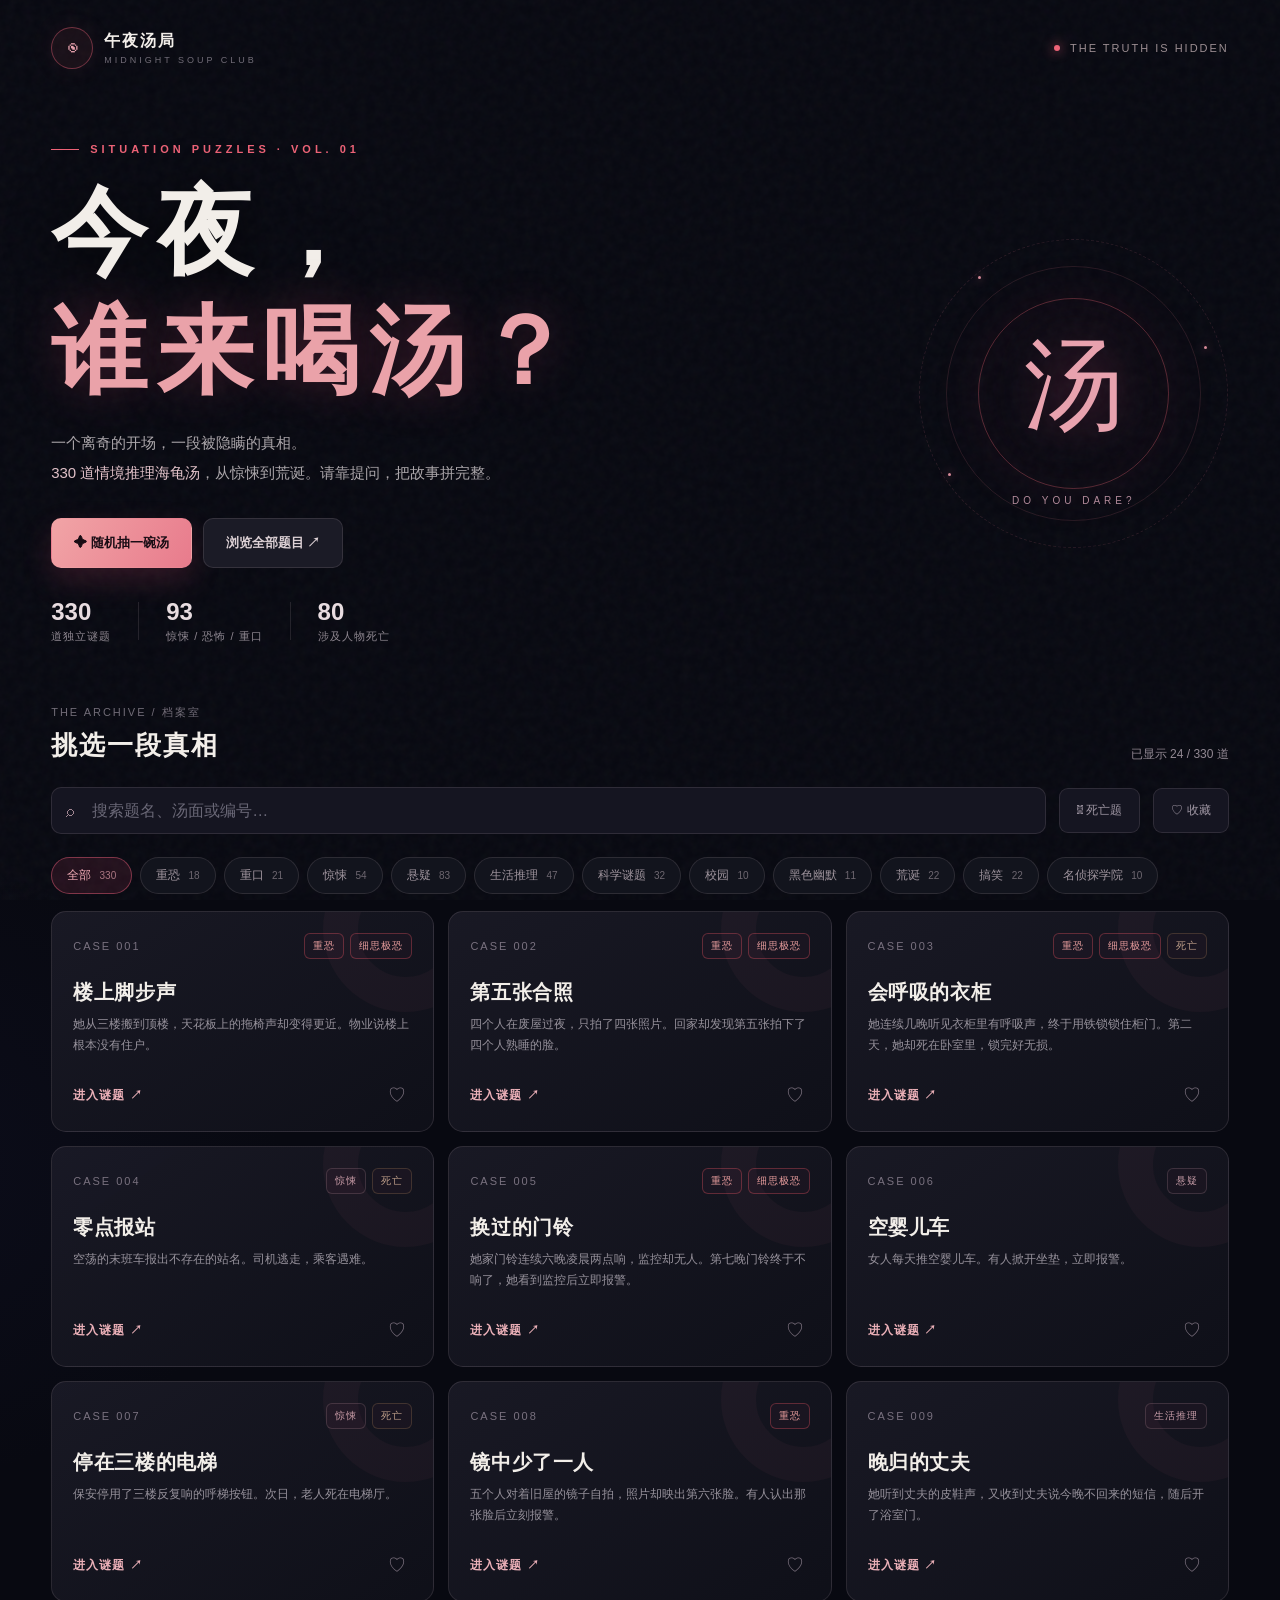
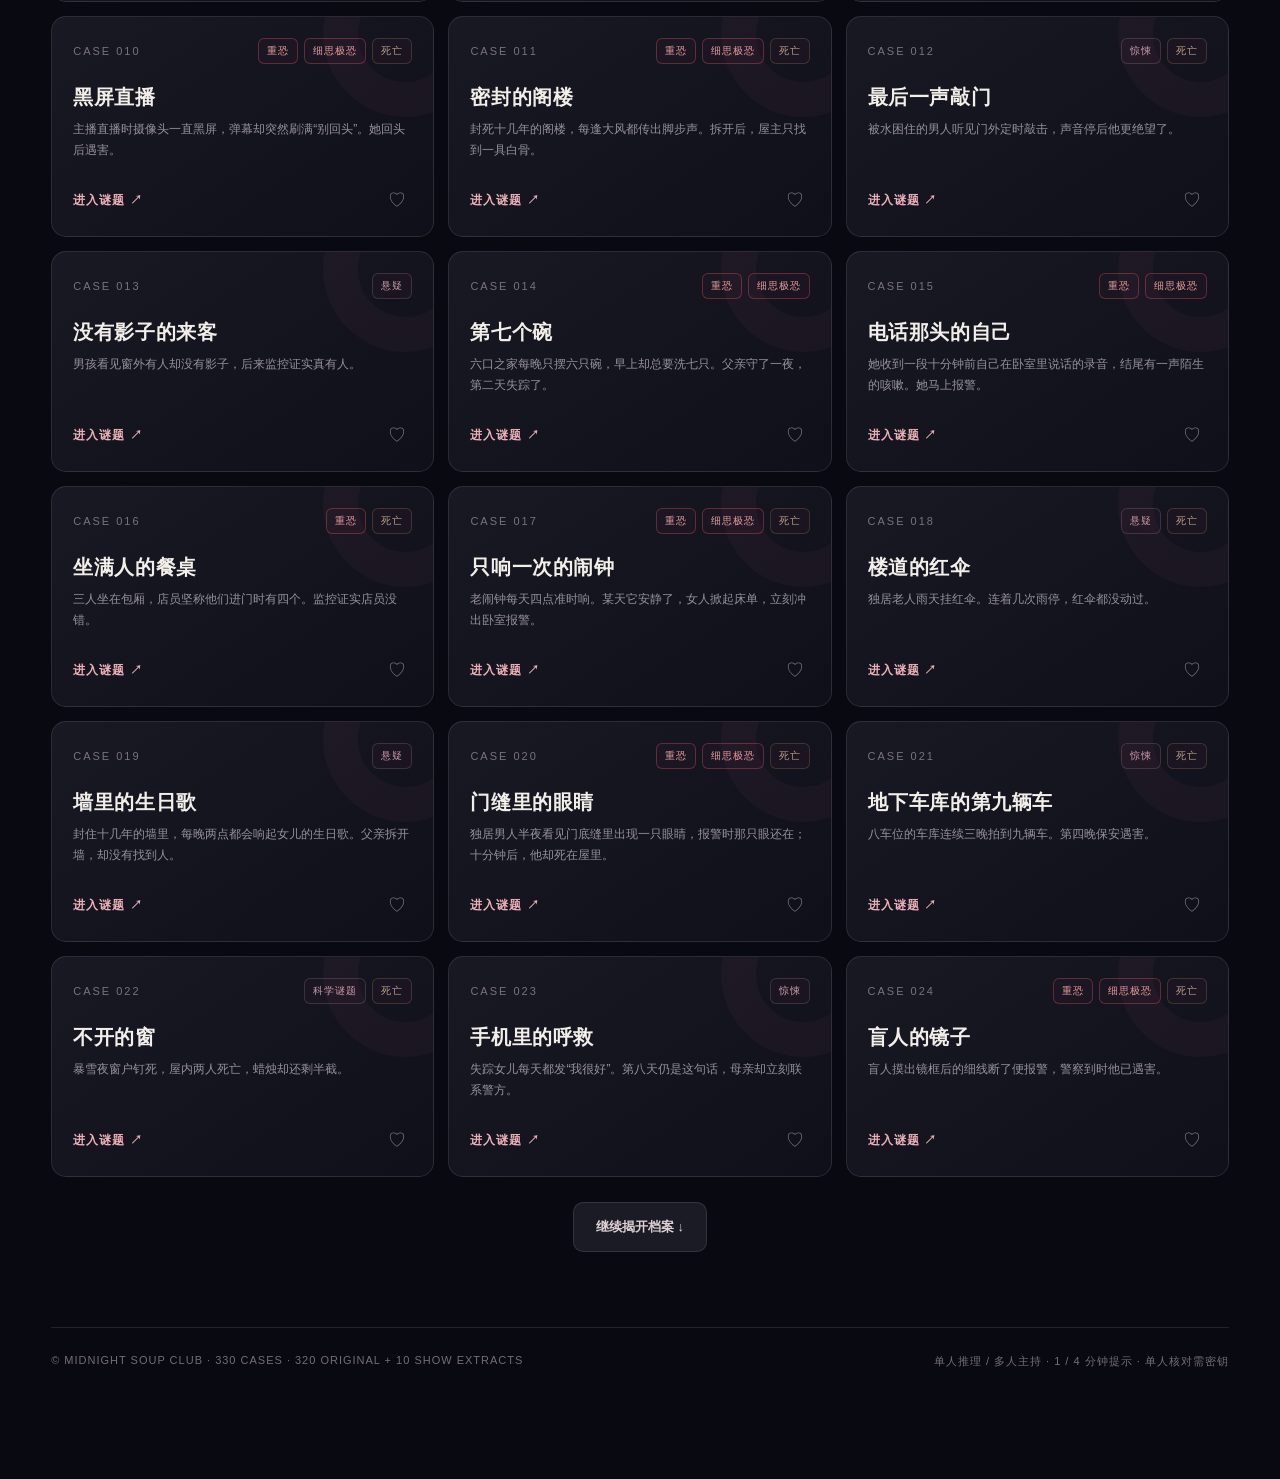
<file: turtle-soup/index.html>
<!doctype html>
<html lang="zh-CN">
<head>
<meta charset="utf-8">
<meta name="viewport" content="width=device-width, initial-scale=1, viewport-fit=cover">
<meta name="theme-color" content="#0b0c14">
<meta name="description" content="午夜汤局：330 道情境推理海龟汤（含 10 道名侦探学院节目截图整理题）。主持人专属加密汤底、玩家防剧透、1 / 4 分钟双阶段提示计时。">
<title>午夜汤局 · 330 道海龟汤</title>
<style>
/* 无外部字体依赖：使用手机或电脑自带字体 */
:root{color-scheme:dark;--bg:#080911;--panel:#131520;--panel2:#191b29;--ink:#f2eee9;--sub:#aba6aa;--muted:#716c77;--line:rgba(235,210,222,.12);--red:#ed6377;--ruby:#e54f72;--gold:#e3be8f;--shadow:0 28px 85px rgba(0,0,0,.5)}
*{box-sizing:border-box}html{scroll-behavior:smooth}body{margin:0;min-height:100vh;color:var(--ink);font-family:'DM Sans',-apple-system,BlinkMacSystemFont,'PingFang SC','Microsoft YaHei',sans-serif;background:radial-gradient(ellipse 740px 560px at 92% -18%,rgba(122,25,70,.24),transparent 75%),radial-gradient(ellipse 680px 470px at -15% 38%,rgba(30,32,73,.2),transparent 70%),var(--bg);overflow-x:hidden}button,input{font:inherit}button{cursor:pointer}button:disabled{cursor:not-allowed}button:focus-visible,input:focus-visible{outline:2px solid #f2c1a5;outline-offset:3px}::selection{background:#9a455a;color:white}a{color:inherit}
body:before{content:"";position:fixed;inset:0;pointer-events:none;z-index:1;opacity:.22;background-image:url("data:image/svg+xml,%3Csvg viewBox='0 0 160 160' xmlns='http://www.w3.org/2000/svg'%3E%3Cfilter id='n'%3E%3CfeTurbulence type='fractalNoise' baseFrequency='.64' numOctaves='3' stitchTiles='stitch'/%3E%3C/filter%3E%3Crect width='100%25' height='100%25' filter='url(%23n)' opacity='.16'/%3E%3C/svg%3E")}
.wrap{position:relative;z-index:2;max-width:1280px;margin:auto;padding:27px clamp(18px,4vw,54px) 84px}.topbar{display:flex;align-items:center;justify-content:space-between;gap:15px;margin-bottom:74px}.brand{display:flex;gap:11px;align-items:center}.crest{width:42px;height:42px;display:grid;place-items:center;border:1px solid rgba(237,99,119,.42);border-radius:50%;background:rgba(237,99,119,.07);font-size:21px;box-shadow:0 0 24px rgba(237,99,119,.09);color:#e9a3af}.brandwords{line-height:1.35}.brandwords strong{font-family:'Noto Serif SC',serif;font-weight:800;font-size:16px;letter-spacing:2px}.brandwords small{display:block;letter-spacing:3px;color:var(--muted);font-size:9px;margin-top:3px}.topright{display:flex;gap:10px;align-items:center}.topright .tiny{font-size:11px;letter-spacing:2px;color:#9c8e92}.topright .dot{width:6px;height:6px;background:var(--red);border-radius:50%;box-shadow:0 0 12px var(--red)}
.hero{display:grid;grid-template-columns:1fr 310px;gap:40px;align-items:center;margin:0 0 58px}.eyebrow{font-size:11px;letter-spacing:4px;color:var(--red);font-weight:700;display:flex;gap:11px;align-items:center}.eyebrow:before{content:"";width:28px;height:1px;background:var(--red)}h1,h2,h3,p{margin-top:0}.hero h1{font-family:'Noto Serif SC',serif;font-weight:900;font-size:clamp(52px,7.5vw,100px);line-height:1.24;letter-spacing:clamp(2px,1vw,10px);margin:18px 0 17px;text-shadow:0 9px 50px rgba(0,0,0,.7)}.hero h1 em{font-style:normal;color:#eaa2a9;text-shadow:0 0 46px rgba(210,69,102,.25)}.subline{font-size:15px;color:var(--sub);line-height:2;max-width:620px}.subline strong{color:#e2c2c9;font-weight:500}.actions{display:flex;gap:11px;flex-wrap:wrap;margin-top:30px}.primary,.ghost,.smallbtn{display:inline-flex;gap:10px;align-items:center;justify-content:center;padding:15px 22px;border-radius:10px;min-height:46px;transition:transform .2s,background .2s,border-color .2s;border:1px solid transparent;font-weight:700;font-size:13px}.primary{color:#190c14;background:linear-gradient(120deg,#f1a4a6,#e87b8c);box-shadow:0 12px 30px rgba(211,73,108,.2)}.primary:hover{transform:translateY(-3px);background:#fac3bd}.ghost{color:#ddd1d5;background:#1b1b26;border-color:var(--line)}.ghost:hover,.smallbtn:hover{background:#292331;border-color:rgba(237,99,119,.36)}.smallbtn{background:#191a26;color:#d7c8ce;border:1px solid var(--line);padding:10px 14px;min-height:40px}.ghost:disabled,.primary:disabled,.smallbtn:disabled{opacity:.48;transform:none}
.orbit{position:relative;width:275px;height:275px;margin:auto;display:grid;place-items:center}.orbit:before,.orbit:after{content:"";position:absolute;border:1px solid rgba(231,129,148,.14);border-radius:50%}.orbit:before{inset:10px}.orbit:after{inset:-17px;border-style:dashed;transform:rotate(-25deg)}.orb-ring{position:absolute;inset:42px;border:1px solid rgba(237,99,119,.34);border-radius:50%;box-shadow:inset 0 0 48px rgba(206,77,113,.06),0 0 55px rgba(186,60,98,.09)}.orb-icon{position:relative;font-family:'Noto Serif SC',serif;font-size:100px;font-weight:400;color:#e8a2ae;text-shadow:0 0 50px #c0436d77;transform:translateY(-7px)}.orbit-cap{position:absolute;bottom:25px;font-size:10px;letter-spacing:4px;color:#b28a9a}.spark{position:absolute;display:block;background:#d88b99;width:3px;height:3px;border-radius:50%;box-shadow:0 0 9px #db6a87}.s1{top:20px;left:42px}.s2{right:4px;top:90px}.s3{bottom:55px;left:12px}
.metrics{display:flex;gap:27px;margin-top:30px;color:#a09aa2}.metric strong{font-family:'DM Sans',sans-serif;display:block;font-size:24px;color:#e8dce0;font-weight:600}.metric span{font-size:11px;letter-spacing:1px;color:#8e8790}.vertical{height:38px;width:1px;background:var(--line);align-self:center}
.section-top{display:flex;justify-content:space-between;align-items:flex-end;gap:20px;margin-bottom:24px}.section-top h2{font-family:'Noto Serif SC',serif;font-size:26px;letter-spacing:2px;margin:8px 0 0}.section-top small{color:var(--muted);font-size:11px;letter-spacing:2px}.section-top p{margin:0;color:#928893;font-size:12px}.tools{display:flex;gap:13px;align-items:center;flex-wrap:wrap;margin-bottom:21px}.search{position:relative;flex:1;min-width:230px}.search span{position:absolute;left:15px;top:50%;transform:translateY(-50%);color:#a18692}.search input{width:100%;height:47px;background:#151521;border:1px solid var(--line);border-radius:10px;padding:0 18px 0 40px;color:var(--ink);outline:none}.search input:focus{border-color:rgba(237,99,119,.5)}.search input::placeholder{color:#696776}.toggle{border:1px solid var(--line);border-radius:9px;background:#151521;color:#9e95a2;padding:13px 17px;font-size:12px}.toggle.active{color:#f0b9c1;border-color:rgba(229,79,114,.55)}.filters{display:flex;gap:8px;overflow-x:auto;padding:2px 0 17px;scrollbar-width:thin}.chip{border:1px solid var(--line);background:#12141d;color:#9e939c;padding:9px 15px;border-radius:30px;white-space:nowrap;font-size:12px;transition:.2s}.chip:hover{background:#211927}.chip.active{background:rgba(217,73,109,.13);color:#f0aab5;border-color:rgba(227,92,119,.48)}.chip .count{font-size:10px;opacity:.65;margin-left:5px}
.grid{display:grid;grid-template-columns:repeat(3,minmax(0,1fr));gap:14px}.story{position:relative;display:flex;flex-direction:column;min-height:221px;border:1px solid var(--line);background:linear-gradient(146deg,rgba(26,26,38,.95),rgba(15,16,25,.98));border-radius:15px;padding:21px;transition:transform .22s,border-color .22s,background .22s;overflow:hidden}.story:hover{transform:translateY(-4px);border-color:rgba(236,123,147,.42);background:linear-gradient(146deg,#25202c,#171521)}.story:before{position:absolute;content:"";width:95px;height:95px;right:-55px;top:-65px;border:35px solid rgba(222,107,131,.045);border-radius:50%;pointer-events:none}.story-head{display:flex;align-items:center;justify-content:space-between;gap:8px}.number{font-size:11px;letter-spacing:2px;color:#79717f}.tags{display:flex;gap:6px}.tag{display:inline-flex;font-size:10px;letter-spacing:1px;padding:5px 8px;border:1px solid rgba(223,177,190,.18);border-radius:6px;color:#c79da8;background:rgba(159,60,95,.05)}.tag.hard{color:#e69c9c;border-color:rgba(229,80,95,.35)}.tag.death{color:#bd9d88;border-color:rgba(223,168,107,.2)}.story h3{font-family:'Noto Serif SC',serif;font-weight:700;font-size:20px;margin:20px 0 8px;letter-spacing:.6px}.story p{line-height:1.75;font-size:12px;color:#96919b;flex:1;display:-webkit-box;-webkit-line-clamp:2;-webkit-box-orient:vertical;overflow:hidden;margin-bottom:17px}.story-foot{display:flex;justify-content:space-between;align-items:center}.enter{border:0;background:none;padding:4px 0;color:#ebb0b8;font-size:12px;letter-spacing:1px;font-weight:700}.enter:hover{text-decoration:underline}.fave{border:0;background:none;color:#786e7b;font-size:18px;padding:6px;line-height:1}.fave.isfav{color:#efaaae}.empty{border:1px dashed var(--line);text-align:center;padding:56px 20px;border-radius:14px;color:#a4a0aa}.bottom{display:flex;justify-content:center;margin-top:25px}.footer{margin-top:75px;padding:26px 0;border-top:1px solid var(--line);display:flex;justify-content:space-between;color:#756d78;font-size:11px;letter-spacing:1px;gap:15px;flex-wrap:wrap}
.overlay{position:fixed;z-index:20;inset:0;display:grid;place-items:center;padding:20px;background:rgba(5,5,12,.86);backdrop-filter:blur(14px);-webkit-backdrop-filter:blur(14px);overflow:auto}.overlay[hidden]{display:none}.dialog{position:relative;width:min(100%,510px);padding:38px 32px;border:1px solid rgba(226,146,168,.24);background:radial-gradient(ellipse 320px 230px at 80% 0,rgba(110,37,76,.16),transparent 85%),#15141f;border-radius:19px;box-shadow:var(--shadow);text-align:center}.dialog .crest{margin:0 auto 18px;width:56px;height:56px;font-size:26px}.dialog h2{font-family:'Noto Serif SC',serif;font-size:30px;letter-spacing:2px;margin-bottom:9px}.dialog .lede{color:#948e9a;font-size:13px;line-height:1.9}.rolegrid{display:grid;grid-template-columns:1fr 1fr;gap:12px;margin-top:25px}.role-card{border:1px solid rgba(226,146,168,.2);background:#1e1b29;padding:24px 14px 19px;border-radius:13px;color:var(--ink);min-height:165px;transition:.2s;text-align:center}.role-card:hover{border-color:#ed99ac;background:#29202e;transform:translateY(-3px)}.role-card .em{display:block;font-size:29px;margin-bottom:13px}.role-card strong{display:block;font-size:17px;margin-bottom:7px}.role-card small{color:#a59ba7;line-height:1.6;font-size:11px}.close,.back{border:0;background:none;color:#a49aa6;font-size:14px;cursor:pointer}.close{position:absolute;right:19px;top:16px;font-size:22px}.back{display:flex;gap:8px;align-items:center;padding:10px 0}.auth-box{display:none;text-align:left;margin-top:23px}.auth-box.open{display:block}.auth-box label{color:#c2b6c1;font-size:12px;display:block;margin:0 0 9px}.auth-box input{width:100%;height:48px;padding:0 14px;background:#0e1019;color:var(--ink);border:1px solid rgba(226,146,168,.25);border-radius:9px;outline:none;letter-spacing:.4px}.auth-box input:focus{border-color:#de7892}.auth-box .primary{margin-top:12px;width:100%}.error{color:#f6a4ac;font-size:12px;min-height:20px;margin:9px 0}.role-warning{margin-top:19px;color:#736e7a;font-size:11px;line-height:1.9}
.play-screen{position:fixed;inset:0;z-index:15;background:radial-gradient(ellipse 800px 530px at 76% -24%,rgba(135,35,76,.2),transparent 80%),#0a0a13;overflow-y:auto;overscroll-behavior:contain;display:block}.play-screen[hidden]{display:none}.play-wrap{max-width:1050px;margin:auto;padding:24px clamp(18px,5vw,70px) 90px}.play-top{display:flex;justify-content:space-between;align-items:center;gap:14px;padding:6px 0 42px;border-bottom:1px solid var(--line)}.play-top .other-actions{display:flex;gap:9px;flex-wrap:wrap}.role-pill{font-size:11px;letter-spacing:1px;border:1px solid rgba(225,135,164,.3);color:#f1a6b4;border-radius:40px;padding:9px 14px;background:rgba(225,72,107,.07)}.case-num{font-size:11px;letter-spacing:4px;color:#a66e80;margin-top:50px}.play-title{font-family:'Noto Serif SC',serif;font-size:clamp(36px,6vw,66px);letter-spacing:3px;margin:15px 0 22px;line-height:1.3}.case-meta{display:flex;gap:9px;margin-bottom:33px}.story-paper{background:linear-gradient(135deg,#1c1a27,#141520);border:1px solid rgba(232,168,184,.17);padding:clamp(24px,5vw,48px);border-radius:16px;position:relative;box-shadow:0 20px 55px rgba(0,0,0,.15)}.paper-title{font-size:11px;letter-spacing:4px;color:#a9778b;display:block;margin-bottom:22px}.surface{font-family:'Noto Serif SC',serif;font-size:clamp(18px,2.9vw,24px);line-height:2.2;color:#f0e2e3;white-space:pre-line}.story-paper:after{position:absolute;content:'?';font-family:serif;font-size:120px;font-weight:400;color:rgba(222,124,150,.05);right:19px;bottom:-33px;pointer-events:none}.case-note{color:#9a949e;font-size:12px;line-height:1.9;margin:17px 0 31px}.play-subtitle{font-family:'Noto Serif SC',serif;font-size:21px;margin:35px 0 19px}.hint-grid{display:grid;grid-template-columns:1fr 1fr;gap:13px}.hint-card{border:1px solid var(--line);border-radius:13px;min-height:153px;background:#151621;padding:21px;display:flex;flex-direction:column;justify-content:space-between}.hint-card .index{font-size:11px;letter-spacing:2px;color:#ba8b9a}.hint-card .hint-text{color:#e5cbd1;font-size:15px;line-height:1.85;margin:15px 0}.hint-card button{border:1px solid rgba(214,131,154,.25);background:#22202d;color:#e8b9c2;min-height:42px;border-radius:8px;padding:8px 11px;text-align:center;font-size:12px}.hint-card button:disabled{opacity:.7;cursor:default;color:#837d88;background:#191925;border-color:#312b35}.hint-time{font-feature-settings:'tnum' 1;font-variant-numeric:tabular-nums;font-size:12px;color:#d9a6ae}.answer-card{background:radial-gradient(ellipse at 100% 0,rgba(155,45,76,.12),transparent 70%),#1a1823;border:1px solid rgba(230,113,143,.4);border-radius:15px;padding:31px;margin-top:26px}.answer-card .paper-title{color:#f1a9b6}.answer-card p{font-family:'Noto Serif SC',serif;line-height:2.1;color:#f0dcdf;font-size:16px;margin-bottom:0}.answer-card[hidden]{display:none}.notes{margin-top:27px;display:grid;grid-template-columns:1fr 1fr;gap:12px}.stat-panel{border:1px solid var(--line);padding:21px;border-radius:12px;background:#12141e}.stat-panel small{color:#8f828e;font-size:11px;letter-spacing:1px}.counter{display:flex;gap:9px;align-items:center;margin-top:14px}.counter strong{font-size:23px;margin-right:auto;color:#e3c3cb;font-variant-numeric:tabular-nums}.counter button{border:1px solid var(--line);background:#23212d;border-radius:8px;color:#e7bcc6;min-width:41px;min-height:39px}.stat-panel p{font-size:12px;line-height:1.8;margin:14px 0 0;color:#817a85}.tipline{color:#756f7a;font-size:11px;line-height:2;margin-top:29px}
.toast{position:fixed;bottom:26px;left:50%;transform:translate(-50%,20px);background:#e5bbc2;color:#271922;border-radius:9px;padding:13px 22px;font-weight:700;font-size:12px;z-index:99;box-shadow:0 15px 55px #0007;opacity:0;pointer-events:none;transition:.2s}.toast.show{opacity:1;transform:translate(-50%,0)}
@media(max-width:900px){.hero{grid-template-columns:1fr 205px}.orbit{width:185px;height:185px}.orb-ring{inset:22px}.orb-icon{font-size:75px}.orbit-cap{bottom:10px;font-size:8px}.grid{grid-template-columns:repeat(2,minmax(0,1fr))}}@media(max-width:620px){.wrap{padding-top:18px}.topbar{margin-bottom:43px}.topright .tiny{display:none}.hero{display:block;margin-bottom:48px}.hero h1{font-size:clamp(52px,12.5vw,74px);line-height:1.26}.orbit{display:none}.hero .subline{font-size:13px}.metrics{gap:14px}.metric strong{font-size:23px}.grid{grid-template-columns:1fr}.story{min-height:185px}.story h3{margin:15px 0 8px}.story p{margin-bottom:12px}.section-top{align-items:flex-end}.section-top h2{font-size:21px}.hint-grid,.notes{grid-template-columns:1fr}.dialog{padding:34px 20px}.rolegrid{gap:9px}.role-card{padding:21px 9px}.play-top{padding-bottom:18px}.play-top .other-actions .smallbtn{padding:8px 11px}.case-num{margin-top:35px}.play-title{margin-bottom:18px}.story-paper{padding:24px}.footer{margin-top:55px}}@media(prefers-reduced-motion:reduce){*,*:before,*:after{animation-duration:.01ms!important;transition-duration:.01ms!important;scroll-behavior:auto!important}}

/* v7 · 单人推理 / 多人主持 */
html,body{overflow-x:clip}.filters{max-width:100%;overscroll-behavior-x:contain}
.mode-back{margin-top:10px}.solo-panel{margin-top:30px;padding:clamp(22px,4vw,35px);border:1px solid rgba(229,126,151,.32);border-radius:16px;background:linear-gradient(145deg,rgba(66,28,53,.28),#11131d)}
.solo-kicker{font-size:11px;letter-spacing:2.4px;color:#e5a1b2}.solo-panel h3{margin:13px 0;font-size:26px;font-family:'Noto Serif SC',serif}.solo-panel p{color:#bdb1bf;line-height:1.85;font-size:13px}.solo-panel p strong{color:#f1c4cc}.solo-panel label{display:block;margin:20px 0 9px;font-size:12px;color:#d4b1bf}
.solo-panel textarea{width:100%;resize:vertical;min-height:130px;border:1px solid rgba(232,158,181,.25);background:#0c0e17;color:#faf0f4;border-radius:10px;padding:17px;line-height:1.8;font:inherit;font-size:14px}
.solo-panel textarea:focus,.solo-panel input:focus{outline:2px solid #df8da5;outline-offset:2px}.solo-actions{display:flex;align-items:center;justify-content:space-between;gap:14px;flex-wrap:wrap;margin-top:15px}.solo-actions button{min-width:138px}.solo-state{font-size:12px;color:#9e939e}.solo-check{margin-top:21px;padding:17px;background:#1b1a27;border-radius:12px;border:1px solid rgba(228,141,166,.19)}.solo-keyline{display:flex;gap:10px}.solo-keyline input{min-width:0;flex:1;background:#0d0d17;border:1px solid #463140;color:#f6e7ec;border-radius:9px;padding:12px}.solo-verdict{margin-top:24px;border-top:1px solid #44303c;padding-top:12px}.solo-verdict p{margin:10px 0}.solo-panel[hidden],.solo-check[hidden],.solo-verdict[hidden]{display:none}
@media(max-width:620px){.solo-keyline{flex-direction:column}.solo-keyline .smallbtn{min-height:44px}.solo-actions{align-items:stretch}.solo-actions .primary{width:100%}}

[hidden]{display:none!important}
</style>
</head>
<body>
<div class="wrap" id="catalogue">
  <header class="topbar">
    <div class="brand"><div class="crest" aria-hidden="true">◉</div><div class="brandwords"><strong>午夜汤局</strong><small>MIDNIGHT SOUP CLUB</small></div></div>
    <div class="topright"><span class="dot"></span><span class="tiny">THE TRUTH IS HIDDEN</span></div>
  </header>
  <section class="hero">
    <div><div class="eyebrow">SITUATION PUZZLES · VOL. 01</div><h1>今夜，<br><em>谁来喝汤？</em></h1><p class="subline">一个离奇的开场，一段被隐瞒的真相。<br><strong>330 道情境推理海龟汤</strong>，从惊悚到荒诞。请靠提问，把故事拼完整。</p>
      <div class="actions"><button class="primary" id="random">✦ 随机抽一碗汤</button><button class="ghost" id="scrollToList">浏览全部题目 ↗</button></div>
      <div class="metrics"><div class="metric"><strong id="total">330</strong><span>道独立谜题</span></div><div class="vertical"></div><div class="metric"><strong id="horror">164</strong><span>惊悚 / 恐怖 / 重口</span></div><div class="vertical"></div><div class="metric"><strong id="deaths">74</strong><span>涉及人物死亡</span></div></div>
    </div>
    <div class="orbit" aria-hidden="true"><div class="orb-ring"></div><div class="orb-icon">汤</div><div class="orbit-cap">DO YOU DARE?</div><i class="spark s1"></i><i class="spark s2"></i><i class="spark s3"></i></div>
  </section>
  <section id="collection">
    <div class="section-top"><div><small>THE ARCHIVE / 档案室</small><h2>挑选一段真相</h2></div><p id="showCount">读取题库中…</p></div>
    <div class="tools"><label class="search"><span>⌕</span><input id="search" type="search" autocomplete="off" placeholder="搜索题名、汤面或编号…" aria-label="搜索题目"></label><button id="onlyDeath" class="toggle" aria-pressed="false">☠ 死亡题</button><button id="onlyFav" class="toggle" aria-pressed="false">♡ 收藏</button></div>
    <div class="filters" id="filters" aria-label="题目分类"></div>
    <div id="grid" class="grid" aria-live="polite"></div>
    <div id="empty" class="empty" hidden>没有找到对应的汤，换个筛选条件试试。</div>
    <div class="bottom"><button id="loadMore" class="ghost" hidden>继续揭开档案 ↓</button></div>
  </section>
  <footer class="footer"><span>© MIDNIGHT SOUP CLUB · 330 CASES · 320 ORIGINAL + 10 SHOW EXTRACTS</span><span>单人推理 / 多人主持 · 1 / 4 分钟提示 · 单人核对需密钥</span></footer>
</div>
<div id="roleModal" class="overlay" hidden role="dialog" aria-modal="true" aria-labelledby="roleTitle"><div class="dialog"><button id="roleClose" class="close" aria-label="关闭">×</button><div class="crest">◉</div><div class="eyebrow" style="justify-content:center">CHOOSE YOUR ROLE</div><h2 id="roleTitle">你将以什么身份入局？</h2><p class="lede" id="chosenTitle">先选择单人还是多人游戏。</p>
  <div class="rolegrid" id="modeOptions"><button id="chooseSolo" class="role-card"><span class="em">◉</span><strong>单人推理</strong><small>独立推理笔记 / 两阶段提示<br>完成后自主核对答案</small></button><button id="chooseParty" class="role-card"><span class="em">♟</span><strong>多人游戏</strong><small>主持人负责回答是/否/无关<br>玩家不能直接看汤底</small></button></div>
  <div class="rolegrid" id="roleOptions" hidden><button id="choosePlayer" class="role-card"><span class="em">♧</span><strong>我是玩家</strong><small>看汤面和限时提示<br>不展示答案</small></button><button id="chooseHost" class="role-card"><span class="em">♜</span><strong>我是主持人</strong><small>输入主持密钥<br>查看完整汤底</small></button></div>
  <button id="modeBack" class="back" hidden style="margin-top:15px">← 返回玩法选择</button>
  <div class="auth-box" id="authBox"><button class="back" id="authBack">← 返回身份选择</button><label for="hostCode">主持人专属密钥</label><input type="password" id="hostCode" autocomplete="off" autocapitalize="off" placeholder="请输入私下保存的主持密钥"><button class="primary" id="unlockHost">解锁主持人视角</button><p class="error" id="authError" role="status"></p></div>
  <p class="role-warning">多人游戏：只有主持人输入密钥才能打开加密汤底。单人游戏：先推理，核对结局时也需输入同一密钥（防止多人玩家切换模式直接偷看）。本静态网页不提供 AI 主持人，也不自动判断自由提问。</p>
</div></div>
<div class="play-screen" id="playScreen" hidden><div class="play-wrap"><div class="play-top"><button class="back" id="leaveGame">← 返回题库</button><div class="other-actions"><span class="role-pill" id="rolePill">玩家视角</span><button id="shareCase" class="smallbtn">分享汤面 ↗</button></div></div>
  <div class="case-num" id="caseNum">CASE 001</div><h2 class="play-title" id="caseTitle">载入中</h2><div class="case-meta" id="caseTags"></div>
  <div class="story-paper"><span class="paper-title">01 / THE SURFACE · 汤面</span><p class="surface" id="caseSurface"></p></div>
  <p class="case-note" id="caseNote">单人可以记录自己的推理；多人请根据汤面提问，由主持人回答“是 / 不是 / 无关”。提示在开局满 1 / 4 分钟后解锁。</p>
  <h3 class="play-subtitle">破局线索 <span style="color:#8b737d;font-size:12px;font-family:sans-serif;font-weight:400">/ TIMED CLUES</span></h3>
  <div class="hint-grid"><div class="hint-card"><div><div class="index">CLUE 01 · 第一条提示</div><div id="hint1Text" class="hint-text">开局满一分钟后可以打开。</div></div><button id="hint1Button" disabled>解锁中…</button></div>
  <div class="hint-card"><div><div class="index">CLUE 02 · 第二条提示</div><div id="hint2Text" class="hint-text">开局满四分钟，且看过第一条提示后可以打开。</div></div><button id="hint2Button" disabled>尚未开始倒计时</button></div></div>
  <section class="solo-panel" id="soloPanel" hidden>
    <div class="solo-kicker">SOLO INVESTIGATION / 独自破案</div>
    <h3>你认为真相是什么？</h3>
    <p>按顺序思考三件事：<strong>异常现象</strong>是怎么发生的？<strong>谁有机会</strong>制造它？什么<strong>证据</strong>能证明你的推论？这不是聊天机器人，不会给没有依据的“是/否”答案。</p>
    <label for="soloNotes">你的推理笔记 · 仅保存在本机</label>
    <textarea id="soloNotes" rows="5" spellcheck="false" placeholder="我怀疑……因为汤面提到……；如果真是这样，应该还能发现……"></textarea>
    <div class="solo-actions"><span id="soloSaveState" class="solo-state">边输入边自动保存</span><button id="soloReveal" class="primary" type="button">✓ 我推理好了 · 核对汤底</button></div>
    <div id="soloCheck" class="solo-check" hidden><label for="soloKey">单人核对需要主持密钥（防止多人玩家切换模式偷看）</label><div class="solo-keyline"><input type="password" id="soloKey" autocomplete="off" placeholder="请输入主持密钥"><button id="soloUnlock" class="smallbtn" type="button">显示汤底</button></div><p id="soloError" class="error" role="status"></p></div>
    <div id="soloVerdict" class="solo-verdict" hidden><p>和你的推理对照后，你认为结果如何？</p><div class="solo-actions"><button id="soloCorrect" class="smallbtn" type="button">✓ 我猜中了</button><button id="soloNotYet" class="smallbtn" type="button">↺ 这次没猜中</button></div><p id="soloResult" class="solo-state"></p></div>
  </section>
  <div class="answer-card" id="answerCard" hidden><span class="paper-title" id="answerHeading">02 / THE TRUTH · 主持人专属汤底</span><p id="answerText"></p></div>
  <div class="notes"><div class="stat-panel" id="counterPanel"><small>QUESTION COUNTER / 已提问</small><div class="counter"><strong id="questionCount">0</strong><button id="minusQuestion" aria-label="减少一次提问">−</button><button id="plusQuestion" aria-label="增加一次提问">＋</button></div><p>主持人可以用这个计数器记录推理过程，刷新本标签页不会丢失。</p></div><div class="stat-panel"><small>CASE TRACKER / 推理进度</small><div style="display:flex;gap:8px;flex-wrap:wrap;margin-top:16px"><button class="smallbtn" id="markSolved">✓ 标为已解开</button><button class="smallbtn" id="favCurrent">♡ 收藏此题</button></div><p>谜题进度仅保存在当前设备的浏览器中，不会共享给其他玩家。</p></div></div>
  <p class="tipline" id="securityNote">安全说明：多人玩家页面不下载任何明文汤底。静态网页无法阻止知道密钥的玩家主动作弊；单人核对需密钥正是为了避免切换模式绕过主持人。倒计时只是本地游戏规则。</p>
</div></div>
<div class="toast" role="status" id="toast"></div>
<script>
(()=>{'use strict';
  const $=id=>document.getElementById(id);
  const state={puzzles:[],byId:new Map(),category:'全部',query:'',deathOnly:false,favOnly:false,visible:24,selected:null,active:null,role:null,answers:null,ticker:null,toastTimer:null,soloKeyAccepted:false};
  const clockCache=new Map();
  const favorites=new Set(loadJson('midnightSoup:favs',[]));
  const solved=new Set(loadJson('midnightSoup:solved',[]));
  function loadJson(k,fallback){try{return JSON.parse(localStorage.getItem(k))||fallback}catch{return fallback}}
  function saveSet(k,set){try{localStorage.setItem(k,JSON.stringify([...set]))}catch{}}
  function el(tag,cls,txt){const x=document.createElement(tag);if(cls)x.className=cls;if(txt!=null)x.textContent=String(txt);return x}
  function tell(msg){const node=$('toast');node.textContent=msg;node.classList.add('show');clearTimeout(state.toastTimer);state.toastTimer=setTimeout(()=>node.classList.remove('show'),2600)}
  function labels(p){let arr=[p.category];if(p.horrorTag)arr.push(p.horrorTag);if(p.death)arr.push('死亡');return arr}
  function badge(tag){const item=el('span','tag'+(['重恐','重口','细思极恐'].includes(tag)?' hard':tag==='死亡'?' death':''),tag);return item}
  function filtered(){return state.puzzles.filter(p=>(state.category==='全部'||p.category===state.category)&&(!state.deathOnly||p.death)&&(!state.favOnly||favorites.has(p.id))&&(!state.query||[p.title,p.id,p.surface].join(' ').toLowerCase().includes(state.query)))}
  function renderFilters(){const root=$('filters');root.replaceChildren();for(const name of ['全部','重恐','重口','惊悚','悬疑','生活推理','科学谜题','校园','黑色幽默','荒诞','搞笑','名侦探学院']){const count=name==='全部'?state.puzzles.length:state.puzzles.filter(x=>x.category===name).length;const b=el('button','chip'+(state.category===name?' active':''));b.type='button';b.append(document.createTextNode(name+' '),el('span','count',String(count)));b.addEventListener('click',()=>{state.category=name;state.visible=24;renderFilters();renderGrid()});root.append(b)}}
  function toggleFav(id){favorites.has(id)?favorites.delete(id):favorites.add(id);saveSet('midnightSoup:favs',favorites);renderGrid();if(state.active?.id===id)updateFavCurrent()}
  function renderGrid(){const data=filtered();$('showCount').textContent='已显示 '+Math.min(state.visible,data.length)+' / '+data.length+' 道';const grid=$('grid');grid.replaceChildren();$('empty').hidden=data.length!==0;
    for(const p of data.slice(0,state.visible)){const article=el('article','story');const head=el('div','story-head');head.append(el('span','number','CASE '+p.id.substring(1)));const tags=el('div','tags');labels(p).forEach(x=>tags.append(badge(x)));head.append(tags);const t=el('h3','',p.title);const desc=el('p','',p.surface);const foot=el('div','story-foot');const go=el('button','enter',solved.has(p.id)?'已解开 · 再次入局 ↗':'进入谜题 ↗');const fave=el('button','fave'+(favorites.has(p.id)?' isfav':''),favorites.has(p.id)?'♥':'♡');fave.setAttribute('aria-label',favorites.has(p.id)?'取消收藏':'收藏谜题');go.addEventListener('click',()=>choose(p));fave.addEventListener('click',()=>toggleFav(p.id));article.addEventListener('click',e=>{if(e.target.closest('button'))return;choose(p)});article.append(head,t,desc);foot.append(go,fave);article.append(foot);grid.append(article)}$('loadMore').hidden=state.visible>=data.length}
  function choose(p){state.selected=p;state.active=null;state.role=null;$('chosenTitle').textContent='「'+p.title+'」 · 选择单人或多人游戏';$('modeOptions').hidden=false;$('roleOptions').hidden=true;$('modeBack').hidden=true;$('authBox').classList.remove('open');$('authError').textContent='';$('hostCode').value='';$('roleModal').hidden=false;document.body.style.overflow='hidden'}
  function closeRole(){state.selected=null;$('roleModal').hidden=true;document.body.style.overflow=''}
  function showHostAuth(){$('modeBack').hidden=true;$('roleOptions').hidden=true;$('authBox').classList.add('open');$('hostCode').focus()}
  function bytes(b64){return Uint8Array.from(atob(b64),c=>c.charCodeAt(0))}
  async function decryptVault(pass){const r=await fetch('./vault.json',{cache:'no-store'});if(!r.ok)throw new Error('密钥文件读取失败');const blob=await r.json();const raw=await crypto.subtle.importKey('raw',new TextEncoder().encode(pass),'PBKDF2',false,['deriveKey']);const key=await crypto.subtle.deriveKey({name:'PBKDF2',salt:bytes(blob.salt),iterations:blob.iterations,hash:'SHA-256'},raw,{name:'AES-GCM',length:256},false,['decrypt']);const result=await crypto.subtle.decrypt({name:'AES-GCM',iv:bytes(blob.iv)},key,bytes(blob.ciphertext));return JSON.parse(new TextDecoder().decode(result))}
  async function unlock(){const code=$('hostCode').value.trim();if(!code){$('authError').textContent='请填写主持人密钥。';return}const btn=$('unlockHost');btn.disabled=true;btn.textContent='正在安全解锁…';$('authError').textContent='';try{state.answers=await decryptVault(code);if(!state.answers||!state.answers[state.selected.id])throw new Error('invalid');startGame(state.selected,'host')}catch(e){$('authError').textContent=e.message==='密钥文件读取失败'?'题库文件暂时不可用，请稍后重试。':'密钥错误，无法查看汤底。';state.answers=null}finally{btn.disabled=false;btn.textContent='解锁主持人视角';$('hostCode').value=''}}
  function clockKey(id){return 'midnightSoup:v7:'+(state.role==='solo'?'solo':'party')+':'+id}
  function getClock(id){try{const raw=sessionStorage.getItem(clockKey(id));if(raw){const x=JSON.parse(raw);if(x.started&&x.started<=Date.now()+1000){clockCache.set(id,x);return x}}}catch{}if(clockCache.has(id))return clockCache.get(id);const fresh={started:Date.now(),firstRead:null,secondRead:null,count:0};clockCache.set(id,fresh);try{sessionStorage.setItem(clockKey(id),JSON.stringify(fresh))}catch{}return fresh}
  function patchClock(id,patch){const x={...getClock(id),...patch};clockCache.set(id,x);try{sessionStorage.setItem(clockKey(id),JSON.stringify(x))}catch{}return x}
  function remain(until){return Math.max(0,Math.ceil((until-Date.now())/1000))}
  function format(s){return String(Math.floor(s/60)).padStart(2,'0')+':'+String(s%60).padStart(2,'0')}
  function renderClock(){if(!state.active)return;const p=state.active,c=getClock(p.id),left1=remain(c.started+60000);const b1=$('hint1Button'),b2=$('hint2Button');if(c.firstRead){$('hint1Text').textContent=p.hint1;b1.textContent='✓ 第一条线索已公开';b1.disabled=true}else{$('hint1Text').textContent='开题满 1 分钟后解锁，请先自由推理。';b1.disabled=left1>0;b1.textContent=left1>0?'🔒 '+format(left1)+' 后可查看':'揭开第一条提示'}
    if(c.secondRead){$('hint2Text').textContent=p.hint2;b2.textContent='✓ 第二条线索已公开';b2.disabled=true}else if(!c.firstRead){$('hint2Text').textContent='先查看第一条提示，四分钟已到后才能打开第二条。';b2.disabled=true;b2.textContent='等待第一条提示'}else{const left2=remain(c.started+240000);$('hint2Text').textContent='开题满 4 分钟后解锁，线索将进一步缩小范围。';b2.disabled=left2>0;b2.textContent=left2>0?'🔒 '+format(left2)+' 后可查看':'揭开第二条提示'}$('questionCount').textContent=String(c.count||0)}
  function startGame(p,role){state.active=p;state.selected=null;state.role=role;$('roleModal').hidden=true;$('playScreen').hidden=false;document.body.style.overflow='hidden';$('rolePill').textContent=role==='host'?'♜ 多人 · 主持人':role==='solo'?'◉ 单人推理':'♧ 多人 · 玩家';$('caseNote').textContent=role==='solo'?'单人挑战：写下你的猜测，第一条线索在开局 1 分钟后解锁，第二条在 4 分钟后解锁。最后手动核对汤底，系统不会用关键词误判答案。':'多人对局：主持人回答“是 / 不是 / 无关”，玩家靠提问拼出完整真相。计时提示在 1 / 4 分钟后解锁。';$('soloPanel').hidden=role!=='solo';$('counterPanel').hidden=role==='solo';$('soloCheck').hidden=true;$('soloVerdict').hidden=true;$('soloError').textContent='';$('soloKey').value='';$('soloResult').textContent='';$('soloReveal').hidden=false;$('soloReveal').textContent='✓ 我推理好了 · 核对汤底';if(role==='solo'){$('soloNotes').value=loadSoloNotes(p.id);$('soloSaveState').textContent='仅保存在当前设备';}$('caseNum').textContent='CASE '+p.id.substring(1)+' / MIDNIGHT ARCHIVE';$('caseTitle').textContent=p.title;$('caseSurface').textContent=p.surface;const tags=$('caseTags');tags.replaceChildren();labels(p).forEach(x=>tags.append(badge(x)));
    if(role==='host'){const answer=state.answers?.[p.id];$('answerHeading').textContent='02 / THE TRUTH · 多人主持人汤底';$('answerCard').hidden=false;$('answerText').textContent=answer||'汤底读取失败';}else{$('answerCard').hidden=true;$('answerText').textContent='';state.answers=null}
    getClock(p.id);updateFavCurrent();updateSolved();renderClock();clearInterval(state.ticker);state.ticker=setInterval(renderClock,1000);$('playScreen').scrollTop=0}
  function leave(){clearInterval(state.ticker);state.ticker=null;state.active=null;state.role=null;state.answers=null;$('answerText').textContent='';$('answerCard').hidden=true;$('soloPanel').hidden=true;$('playScreen').hidden=true;document.body.style.overflow='';renderGrid();try{if(history.replaceState&&location.protocol!=='file:')history.replaceState(null,'',location.pathname)}catch{}}
  function updateSolved(){$('markSolved').textContent=solved.has(state.active.id)?'✓ 已解开 · 取消标记':'✓ 标为已解开'}
  function updateFavCurrent(){$('favCurrent').textContent=favorites.has(state.active.id)?'♥ 已收藏 · 取消':'♡ 收藏此题'}
  function playLink(){return location.origin+location.pathname+'?p='+encodeURIComponent(state.active.id)+(state.role==='solo'?'&mode=solo':'&role=player')}
  async function share(){try{await navigator.clipboard.writeText(playLink());tell('谜题链接已复制，不包含汤底或密钥。')}catch{prompt('复制这个玩家链接：',playLink())}}

  function soloNotesKey(id){return 'midnightSoup:soloNotes:v7:'+id}
  function loadSoloNotes(id){try{return localStorage.getItem(soloNotesKey(id))||''}catch{return ''}}
  function saveSoloNotes(){if(state.role!=='solo'||!state.active)return;try{localStorage.setItem(soloNotesKey(state.active.id),$('soloNotes').value.slice(0,20000));$('soloSaveState').textContent='✓ 已保存本机'}catch{$('soloSaveState').textContent='当前浏览器不允许保存，请先复制笔记'}}
  async function unlockSolo(){if(state.role!=='solo'||!state.active)return;const code=$('soloKey').value.trim(),b=$('soloUnlock');if(!code){$('soloError').textContent='请先输入主持密钥，才能核对汤底。';return}b.disabled=true;b.textContent='核对中…';$('soloError').textContent='';try{const list=await decryptVault(code);const ans=list?.[state.active.id];if(!ans)throw Error('missing');$('answerHeading').textContent='02 / THE TRUTH · 单人模式真相核对';$('answerText').textContent=ans;$('answerCard').hidden=false;$('soloCheck').hidden=true;$('soloVerdict').hidden=false;$('soloReveal').hidden=true;$('soloResult').textContent='请根据完整因果链自行判断是否猜中。';$('answerCard').scrollIntoView({behavior:'smooth',block:'center'});state.soloKeyAccepted=true;}catch(e){$('soloError').textContent='密钥不正确或加密题库未能加载，请检查密钥与网络。'}finally{b.disabled=false;b.textContent='显示汤底';$('soloKey').value=''}}
  function addListeners(){$('random').onclick=()=>{const group=filtered(),pool=group.length?group:state.puzzles;if(pool.length)choose(pool[Math.floor(Math.random()*pool.length)])};$('scrollToList').onclick=()=>$('collection').scrollIntoView({behavior:'smooth'});$('search').oninput=e=>{state.query=e.target.value.trim().toLowerCase();state.visible=24;renderGrid()};$('onlyDeath').onclick=()=>{state.deathOnly=!state.deathOnly;$('onlyDeath').classList.toggle('active',state.deathOnly);$('onlyDeath').setAttribute('aria-pressed',String(state.deathOnly));state.visible=24;renderGrid()};$('onlyFav').onclick=()=>{state.favOnly=!state.favOnly;$('onlyFav').classList.toggle('active',state.favOnly);$('onlyFav').setAttribute('aria-pressed',String(state.favOnly));state.visible=24;renderGrid()};$('loadMore').onclick=()=>{state.visible+=24;renderGrid()};$('roleClose').onclick=closeRole;$('roleModal').onclick=e=>{if(e.target===$('roleModal'))closeRole()};$('chooseSolo').onclick=()=>startGame(state.selected,'solo');$('chooseParty').onclick=()=>{$('modeOptions').hidden=true;$('roleOptions').hidden=false;$('modeBack').hidden=false};$('modeBack').onclick=()=>{$('roleOptions').hidden=true;$('modeOptions').hidden=false;$('modeBack').hidden=true};$('choosePlayer').onclick=()=>startGame(state.selected,'player');$('chooseHost').onclick=showHostAuth;$('authBack').onclick=()=>{$('authBox').classList.remove('open');$('roleOptions').hidden=false;$('authError').textContent=''};$('unlockHost').onclick=unlock;$('soloNotes').addEventListener('input',saveSoloNotes);$('soloReveal').onclick=()=>{if(state.role!=='solo')return;$('soloCheck').hidden=false;$('soloKey').focus();$('soloReveal').textContent='继续核对汤底'};$('soloUnlock').onclick=unlockSolo;$('soloKey').addEventListener('keydown',e=>{if(e.key==='Enter')unlockSolo()});$('soloCorrect').onclick=()=>{if(!state.active||state.role!=='solo'||$('answerCard').hidden)return;solved.add(state.active.id);saveSet('midnightSoup:solved',solved);updateSolved();$('soloResult').textContent='✓ 已记录为单人破案成功';tell('本题已记为解开')};$('soloNotYet').onclick=()=>{if(!state.active||state.role!=='solo'||$('answerCard').hidden)return;solved.delete(state.active.id);saveSet('midnightSoup:solved',solved);updateSolved();$('soloResult').textContent='这道题暂未标为解开，之后可以重试';tell('已记录本次未猜中')};$('hostCode').addEventListener('keydown',e=>{if(e.key==='Enter')unlock()});$('leaveGame').onclick=leave;$('shareCase').onclick=share;$('hint1Button').onclick=()=>{const p=state.active,c=getClock(p.id);if(!c.firstRead&&remain(c.started+60000)===0){patchClock(p.id,{firstRead:Date.now()});renderClock()}};$('hint2Button').onclick=()=>{const p=state.active,c=getClock(p.id);if(c.firstRead&&!c.secondRead&&remain(c.started+240000)===0){patchClock(p.id,{secondRead:Date.now()});renderClock()}};$('plusQuestion').onclick=()=>{const p=state.active,c=getClock(p.id);patchClock(p.id,{count:Math.min(999,(c.count||0)+1)});renderClock()};$('minusQuestion').onclick=()=>{const p=state.active,c=getClock(p.id);patchClock(p.id,{count:Math.max(0,(c.count||0)-1)});renderClock()};$('markSolved').onclick=()=>{const id=state.active.id;solved.has(id)?solved.delete(id):solved.add(id);saveSet('midnightSoup:solved',solved);updateSolved();tell(solved.has(id)?'已标记为解开':'已取消标记')};$('favCurrent').onclick=()=>toggleFav(state.active.id);document.addEventListener('keydown',e=>{if(e.key!=='Escape')return;if(!$('roleModal').hidden)closeRole();else if(!$('playScreen').hidden)leave()})}
  async function init(){addListeners();try{const r=await fetch('./puzzles.json',{cache:'no-store'});if(!r.ok)throw Error('题库请求失败');const data=await r.json();if(!Array.isArray(data.puzzles)||data.puzzles.length<100)throw Error('题库缺失');state.puzzles=data.puzzles;state.byId=new Map(data.puzzles.map(x=>[x.id,x]));$('total').textContent=data.puzzles.length;$('horror').textContent=data.puzzles.filter(x=>['重恐','重口','惊悚'].includes(x.category)).length;$('deaths').textContent=data.puzzles.filter(x=>x.death).length;renderFilters();renderGrid();const params=new URLSearchParams(location.search),id=params.get('p'),p=state.byId.get(id);if(p){if(params.get('mode')==='solo')startGame(p,'solo');else if(params.get('role')==='player')startGame(p,'player');else choose(p)}}catch(e){$('showCount').textContent='加载失败';$('grid').append(el('div','empty','题库加载失败。请检查网络或上传全部三个文件，刷新后重试。'))}}
  init();
})();
</script>
</body>
</html>
</file>
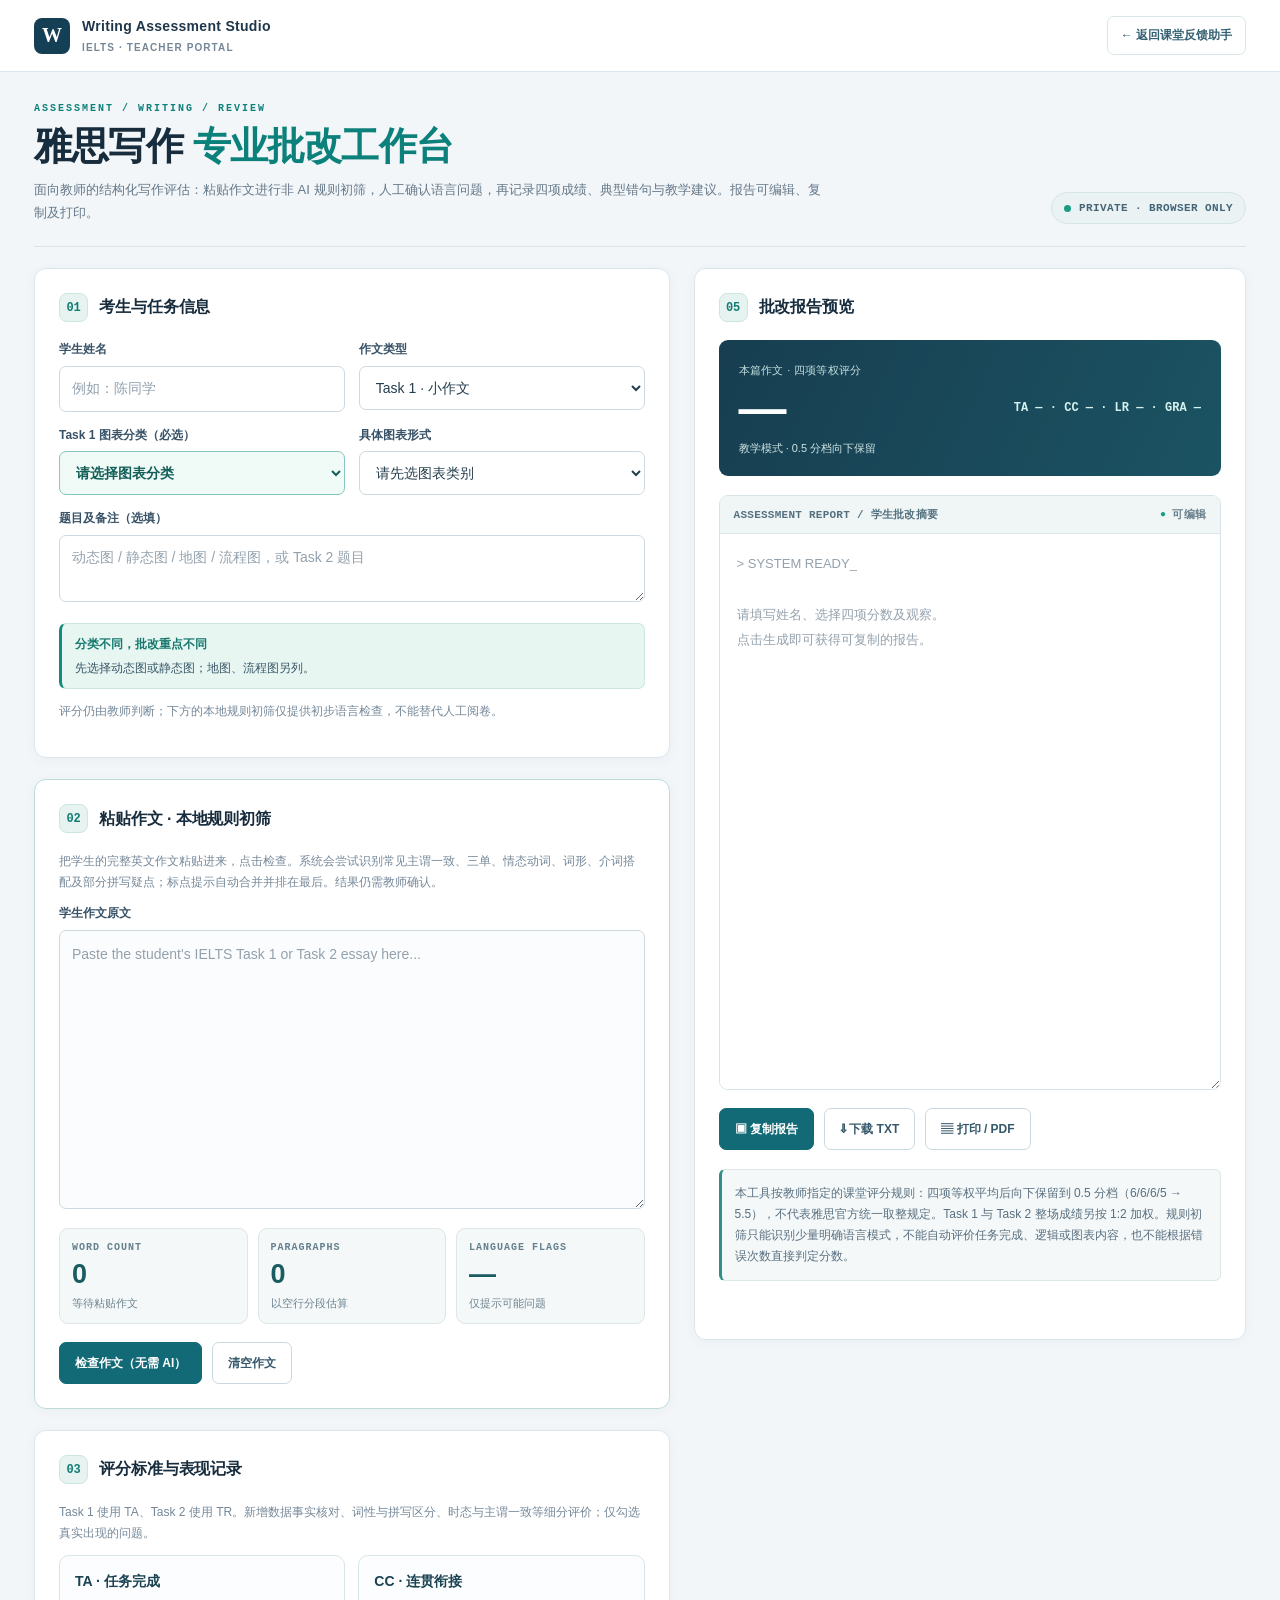
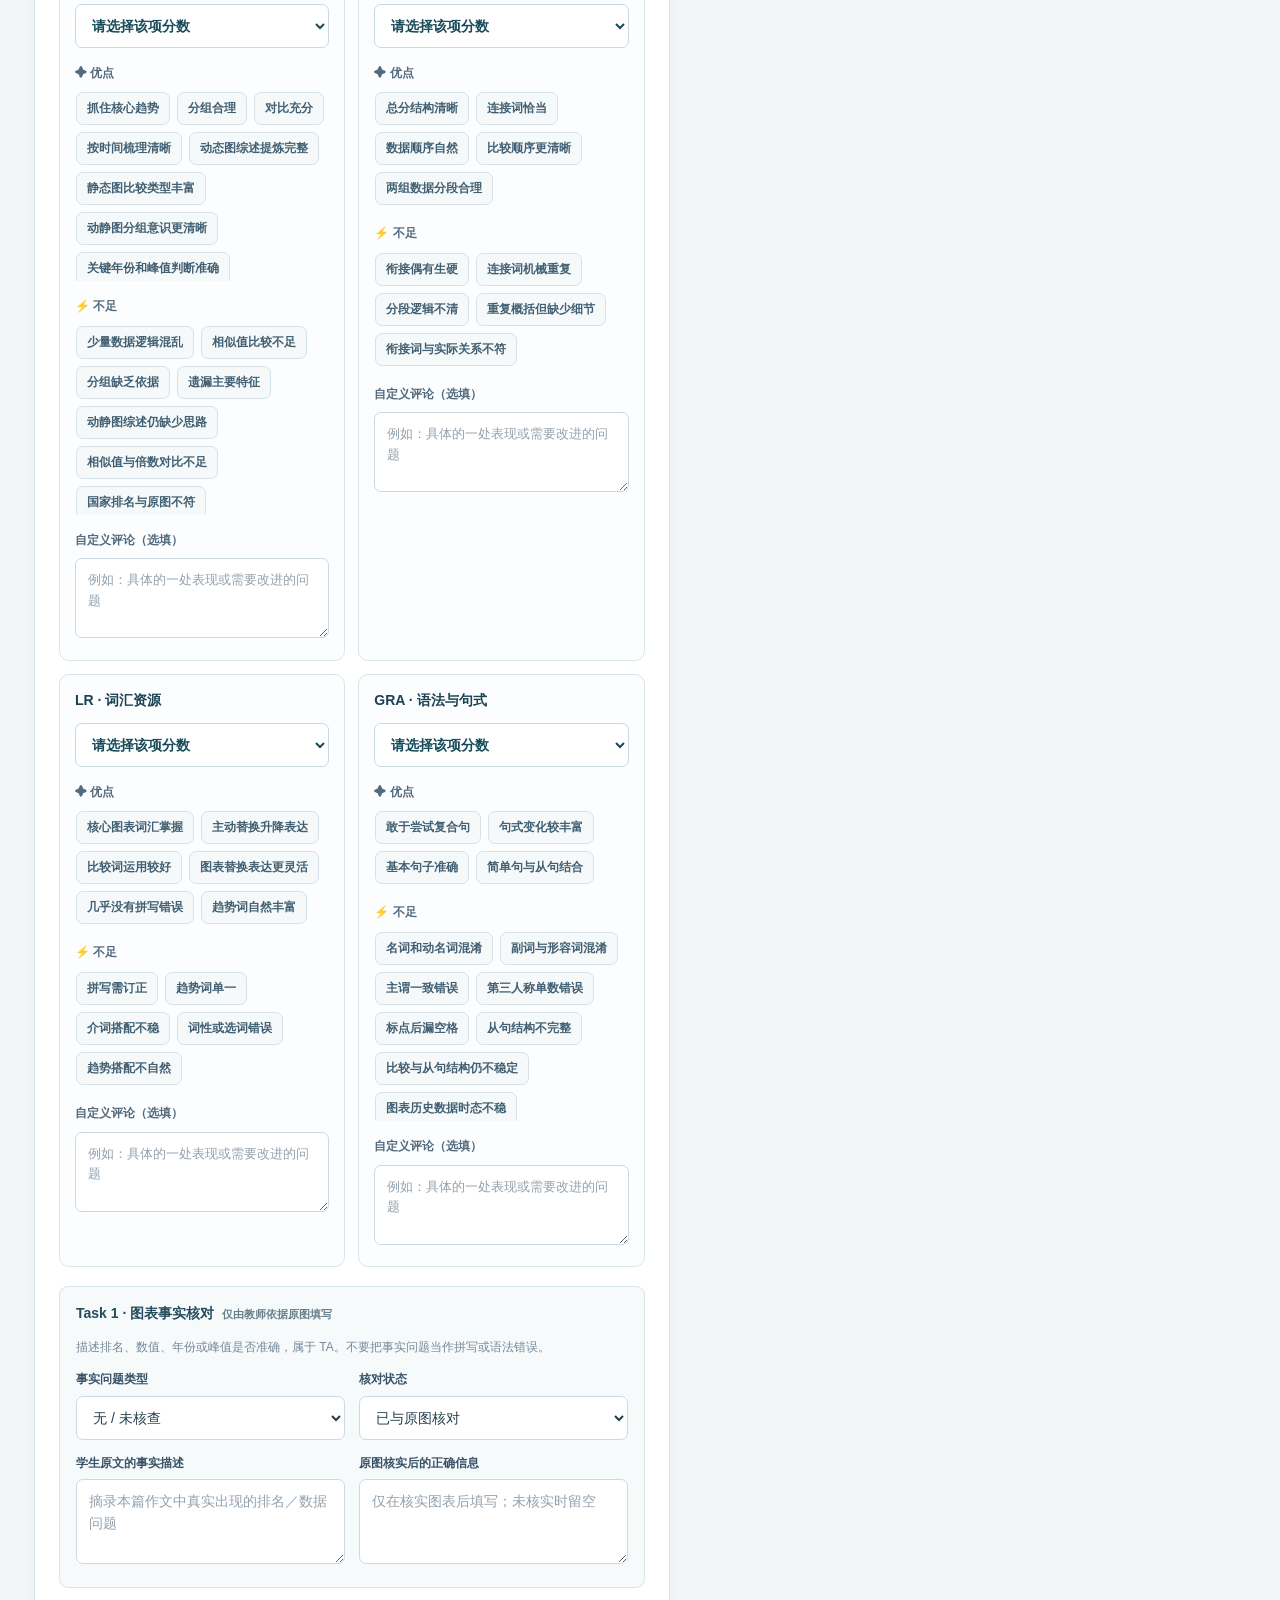
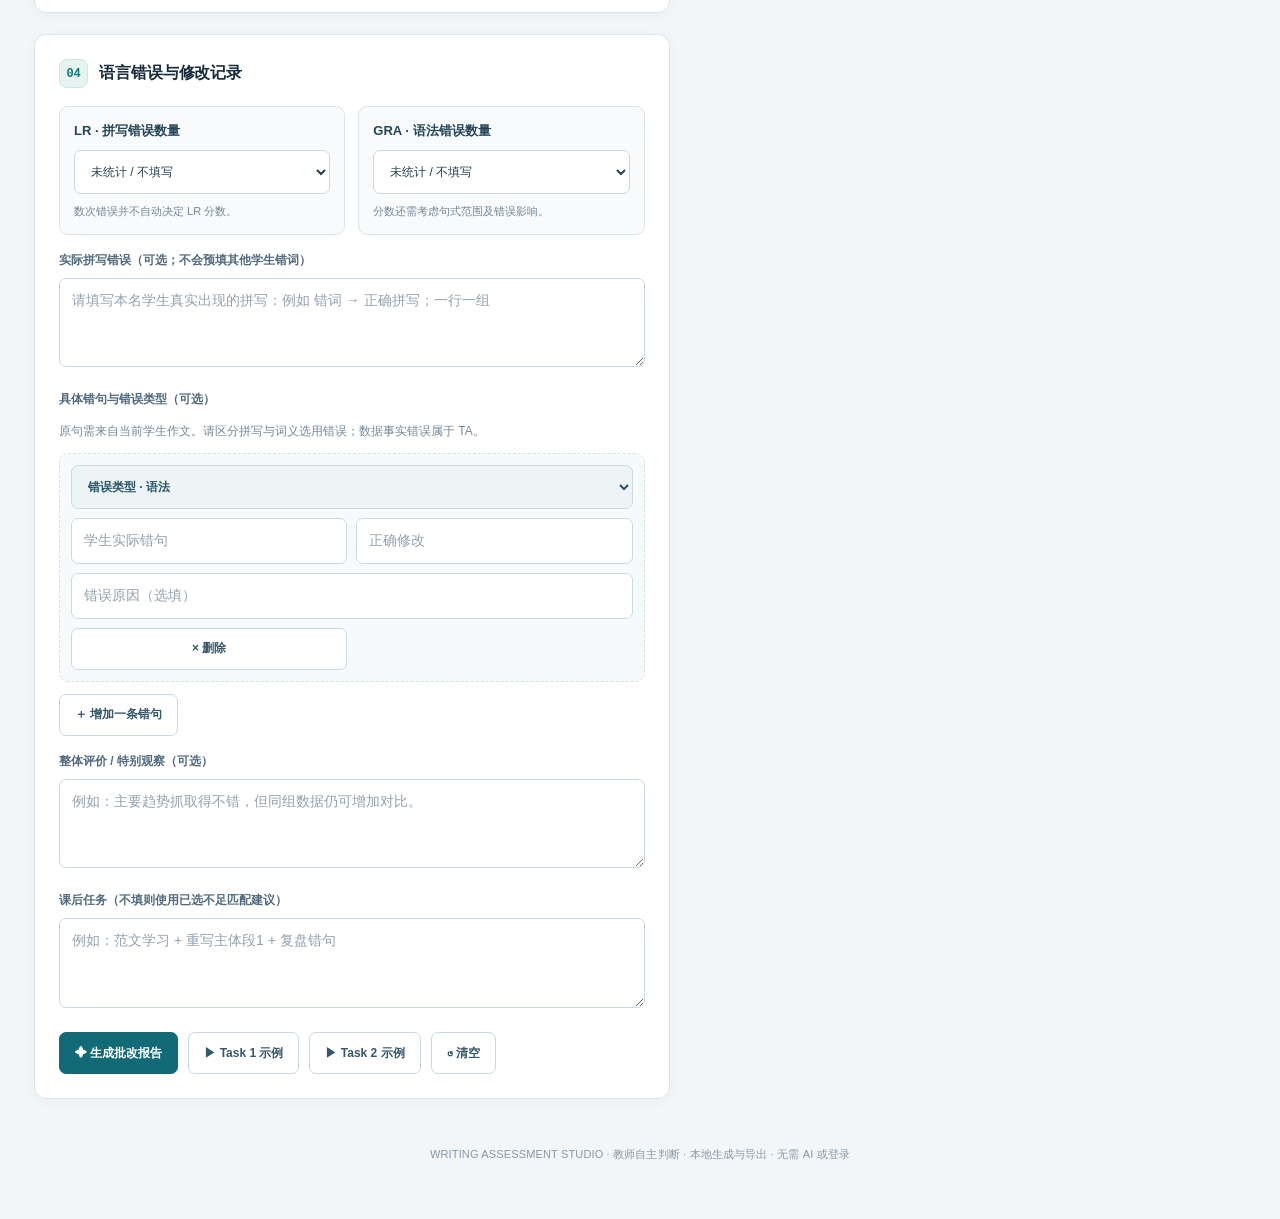
<file: teacher-feedback/grader/index.html>
<!doctype html><html lang="zh-CN"><head><meta charset="utf-8"><meta name="viewport" content="width=device-width,initial-scale=1"><meta name="theme-color" content="#f3f6f8"><title>Writing Assessment Studio · IELTS 写作专业批改</title>
<style>

:root{--ink:#172c3d;--secondary:#607387;--bg:#f3f6f8;--surface:#fff;--navy:#153f54;--navy2:#1d5269;--teal:#0c807a;--aqua:#d9f3f0;--line:#dbe3e9;--gold:#a17a30;--paper:#fbfcfd}
*{box-sizing:border-box}
html{scroll-behavior:smooth}
body{margin:0;background:var(--bg);color:var(--ink);font:14px/1.55 -apple-system,BlinkMacSystemFont,"PingFang SC","Microsoft YaHei",sans-serif;min-height:100vh}
body:before{display:none}
button,input,select,textarea{font:inherit}
button{cursor:pointer}
a{color:inherit}
button:focus-visible,a:focus-visible,input:focus-visible,select:focus-visible,textarea:focus-visible{outline:3px solid #55bdb5;outline-offset:2px}
.wrap{max-width:1390px;margin:0 auto;padding:0 34px 45px}
nav{display:flex;align-items:center;justify-content:space-between;gap:15px;margin:0 -34px 30px;padding:14px 34px;background:#fff;border-bottom:1px solid #dbe5eb;min-height:72px}
nav .identity{display:flex;align-items:center;gap:12px}
nav .identity-mark{display:grid;place-items:center;width:36px;height:36px;background:var(--navy);color:#fff;border-radius:8px;font:bold 20px Georgia,serif}
nav .brandtext{display:flex;flex-direction:column;gap:2px}
nav .brandtext strong{font-size:14px;letter-spacing:.3px;color:#20374b}
nav .brandtext small{font-size:10px;color:#758696;letter-spacing:1.1px;font-weight:800}
nav a{text-decoration:none;color:#356274;border:1px solid #dae5e9;border-radius:7px;background:#fff;padding:9px 13px;font-size:12px;font-weight:750;white-space:nowrap}
nav a:hover{background:#f3f9f9}
.hero{display:grid;grid-template-columns:1fr auto;gap:14px;align-items:end;background:transparent;border:none;box-shadow:none;padding:0 0 22px;margin-bottom:21px;border-bottom:1px solid #dbe4ea}
.hero:before{display:none}
.eyebrow{display:block;font:800 10px/1.4 ui-monospace,monospace;letter-spacing:2px;color:var(--teal);margin:0 0 8px}
.hero h1{font:760 clamp(27px,3.5vw,38px)/1.2 -apple-system,BlinkMacSystemFont,"PingFang SC","Microsoft YaHei",sans-serif;letter-spacing:-.8px;margin:0;text-shadow:none;color:#172d3d}
.hero h1 span{color:var(--teal)}
.hero p{max-width:790px;margin:8px 0 0;font-size:13px;line-height:1.8;color:#647889}
.hero-label{display:flex;gap:8px;align-items:center;color:#446577;font:750 11px ui-monospace,monospace;letter-spacing:.4px;background:#eaf2f4;border:1px solid #d5e5e8;border-radius:30px;padding:9px 12px}
.hero-label:before{content:"";height:7px;width:7px;background:#199b84;border-radius:50%}
.layout{display:grid;grid-template-columns:minmax(0,1.07fr) minmax(390px,.93fr);align-items:start;gap:24px}
.panel{background:var(--surface);padding:24px;border:1px solid #dce5ea;box-shadow:0 2px 12px #1d46590b;border-radius:12px;margin-bottom:21px;min-width:0}
h2{display:flex;align-items:center;gap:11px;font-size:16px;font-weight:800;margin:0 0 18px;letter-spacing:-.1px}
.number{display:grid;place-items:center;width:29px;min-width:29px;height:29px;background:#e7f3f1;color:#137c72;border:1px solid #cce7e1;border-radius:8px;font:800 12px ui-monospace,monospace;box-shadow:none}
.grid{display:grid;grid-template-columns:1fr 1fr;gap:14px}.full{grid-column:1/-1}
.field{display:block;min-width:0}.field span{display:block;font-size:12px;font-weight:800;color:#385267;margin-bottom:7px}
input,select,textarea{width:100%;min-width:0;background:#fff;color:#253f4d;border:1px solid #ccd9e1;padding:11px 12px;min-height:44px;border-radius:7px;outline:none}
textarea{resize:vertical}
input:focus,select:focus,textarea:focus{border-color:#23a399;box-shadow:0 0 0 3px #0e9c8d1c}
input::placeholder,textarea::placeholder{color:#93a1ad}
select{color-scheme:light}
.hint{font-size:12px;color:#758899;margin:12px 0;line-height:1.7}
.crit-grid{display:grid;grid-template-columns:1fr 1fr;gap:13px}
.criterion{background:#fcfdfe;border:1px solid #d9e5e9;border-radius:10px;padding:15px;min-width:0;transition:border-color .1s}
.criterion:focus-within{border-color:#74bab4}
.crit-name{font-size:14px;font-weight:850;color:#1a4251;margin:0 0 11px}
.crit-desc{font-size:11px;color:#718898;margin:7px 0}
.criterion select{background:#fff;color:#184b59;border:1px solid #c9d9df;font-weight:800;font-variant-numeric:tabular-nums}
.group-title{font-weight:800;font-size:12px;color:#536b7e;margin:16px 0 9px}
.chips{display:flex;flex-wrap:wrap;gap:7px;max-height:190px;overflow:auto;padding:1px 2px 3px 1px}
.chip{display:inline-flex;align-items:center;background:#f6f9fa;color:#416073;border:1px solid #d7e2e8;border-radius:7px;font-size:12px;padding:7px 10px;min-height:33px;text-align:left;line-height:1.4;font-weight:650}
.chip:hover{border-color:#82beb8;background:#f0f8f7}
.chip[aria-pressed=true]{background:#e0f3ee;color:#086b63;border-color:#4ca99c}
.chip[aria-pressed=true]:before{content:"✓ ";font-weight:900}
.criterion textarea{min-height:80px;font-size:13px}
.count-grid{display:grid;grid-template-columns:1fr 1fr;gap:13px}
.count-card{display:block;background:#f8fafb;border:1px solid #dbe5e9;border-radius:9px;padding:14px}
.count-card strong{display:block;color:#254558;font-size:13px;margin:0 0 9px}
.count-card select{font-size:12px}
.count-card small{display:block;color:#728798;font-size:11px;margin-top:9px;line-height:1.5}
.error-row{display:grid;grid-template-columns:1fr 1fr;gap:9px;margin:12px 0;padding:11px;background:#f7fafb;border:1px dashed #d4e1e7;border-radius:9px}
.error-row .wide{grid-column:1/-1}
.actions{display:flex;flex-wrap:wrap;gap:10px;margin-top:18px}
.btn{min-height:42px;background:#fff;color:#36586b;border:1px solid #c8d9df;box-shadow:none;border-radius:7px;padding:10px 15px;font-weight:800;font-size:12px}
.btn:hover{background:#f6f9f9}
.btn.primary{background:#136a77;color:white;border-color:#136a77;box-shadow:none}
.btn.primary:hover{background:#0c5663}
.btn:active{transform:translateY(1px);box-shadow:none}
.output{position:sticky;top:18px;background:#fff}
.scoreboard{background:linear-gradient(115deg,#173e51,#1b5362);color:#fff;display:flex;align-items:center;justify-content:space-between;gap:16px;padding:19px 20px;margin:13px 0 19px;border:0;border-radius:9px}
.scoreboard strong{display:block;color:#fff;font:760 48px/1.15 -apple-system,BlinkMacSystemFont,"PingFang SC",sans-serif;font-variant-numeric:tabular-nums}
.scoreboard small{font-size:11px;color:#c4dfdf;letter-spacing:.3px}
.scoreparts{color:#d3f1ee;font:800 12px/1.95 ui-monospace,monospace;text-align:right;max-width:190px;overflow-wrap:anywhere}
.terminal{background:#fdfefe;border:1px solid #d8e3e8;border-radius:9px;overflow:hidden}
.terminal-header{display:flex;justify-content:space-between;gap:10px;padding:11px 14px;background:#f0f5f6;color:#547180;border-bottom:1px solid #dce5e8;font:800 11px ui-monospace,monospace;letter-spacing:.25px}
#result{display:block;width:100%;border:0!important;background:#fff!important;min-height:555px;padding:17px!important;font-size:13px;line-height:1.95;box-shadow:none;resize:vertical;border-radius:0}
#result:focus{outline:2px solid #9fcfca;outline-offset:-2px}
.notice{font-size:12px;color:#596f80;background:#f4f8f8;border:1px solid #dbe8e6;border-left:3px solid #318f86;border-radius:6px;padding:13px;margin:19px 0 0;line-height:1.75}
#status{min-height:23px;color:#0b796e;font-weight:750;font-size:13px;margin-top:11px}
.print-only{display:none}.footer{color:#8697a3;text-align:center;font-size:11px;margin-top:26px;letter-spacing:.15px}
.score-note{font-size:11px;margin-top:4px;color:#cfe5e4}
.report-label{display:flex;align-items:center;gap:6px;color:#667e8a;font-size:11px}
.report-label:before{content:"●";color:#14a084;font-size:10px}
@media(max-width:1090px){.layout{grid-template-columns:minmax(0,1fr) minmax(350px,.95fr)}.crit-grid{grid-template-columns:1fr}}
@media(max-width:850px){.layout{grid-template-columns:1fr}.output{position:static}.crit-grid{grid-template-columns:1fr 1fr}}
@media(max-width:580px){.wrap{padding:0 12px 35px}nav{margin:0 -12px 20px;padding:12px;gap:7px}nav .brandtext strong{font-size:12px}nav a{font-size:11px;padding:9px}.hero{padding:3px 0 17px;grid-template-columns:1fr}.hero h1{font-size:29px}.hero-label{width:max-content;font-size:10px}.panel{padding:16px}.crit-grid,.count-grid,.grid{grid-template-columns:1fr}.error-row{grid-template-columns:1fr}.error-row .wide,.full{grid-column:auto}.actions .btn{flex:1 1 auto}#result{min-height:400px}.scoreboard strong{font-size:40px}}
@media print{@page{margin:15mm}body{background:#fff;color:#111}nav,.hero,.left,.output>h2,.scoreboard,.terminal,.actions,.notice,#status,.footer{display:none!important}.layout{display:block}.output{border:0;background:#fff;box-shadow:none;padding:0}.print-only{display:block!important;color:#111;white-space:pre-wrap;font:15px/1.9 "PingFang SC","Microsoft YaHei",sans-serif}}


.auto-check-panel{border-color:#bedbdc}
.essay-field textarea{background:#fbfcfd;min-height:220px;line-height:1.82;font-size:14px}
.local-tools{display:grid;grid-template-columns:repeat(3,minmax(0,1fr));gap:10px;margin-top:13px}
.local-counter{display:flex;flex-direction:column;gap:4px;background:#f4f8f9;border:1px solid #dce8e8;border-radius:9px;padding:12px}
.local-counter>span{font:850 10px/1.3 ui-monospace,monospace;letter-spacing:1px;color:#65808d}
.local-counter strong{font:850 27px/1.2 -apple-system,sans-serif;color:#1a5c62;font-variant-numeric:tabular-nums}
.local-counter small{font-size:11px;color:#6e8390;line-height:1.5}
.review-box{margin-top:19px;border:1px solid #cfe3e2;background:#f8fbfa;padding:16px;border-radius:9px}
.review-head{display:flex;align-items:center;justify-content:space-between;gap:12px;border-bottom:1px solid #dceae8;padding-bottom:11px}
.review-head strong{font-size:14px;color:#254b55}.review-head span{color:#157770;font-size:12px;font-weight:750}
.review-issues{display:flex;flex-direction:column;gap:10px;max-height:500px;overflow-y:auto;margin:14px 0;padding-right:3px}
.issue{display:flex;gap:11px;align-items:flex-start;border:1px solid #d8e6e4;padding:12px;border-radius:8px;background:white;cursor:pointer}
.issue:has(input:checked){border-color:#67b1a7;background:#f0faf7}
.issue>input{width:18px;min-width:18px;height:18px;min-height:18px;accent-color:#087c73;margin:2px 0 0;cursor:pointer}
.issue-content{display:flex;flex-direction:column;gap:5px;min-width:0}
.issue-content strong{font-size:13px;color:#274957}.issue-content small{color:#687f8b;font-size:12px;line-height:1.6}
.issue-quote{font-size:12px;color:#354d5a;padding:6px 9px;background:#f3f7f7;border-left:2px solid #b8d8d4;white-space:pre-wrap;overflow-wrap:anywhere}
.issue-suggestion{color:#0b7469;font-size:12px;overflow-wrap:anywhere}
.issue-label{font-size:10px;font-weight:750;color:#738997;margin-left:8px}
.review-empty{color:#527084;font-size:12px;background:#edf7f4;padding:13px;border-radius:7px;line-height:1.7}
@media(max-width:580px){.local-tools{grid-template-columns:repeat(3,minmax(0,1fr));gap:6px}.local-counter{padding:9px}.local-counter>span{font-size:9px;letter-spacing:0}.local-counter strong{font-size:24px}.review-box{padding:12px}.issue{padding:10px}}

.review-category{display:flex;flex-direction:column;gap:9px;margin-bottom:10px}
.review-category-head{display:flex;justify-content:space-between;gap:12px;align-items:center;background:#e9f3f2;padding:10px 12px;border-radius:7px;font-size:12px;color:#24575d}
.review-category-head strong{font-weight:850}.review-category-head span{font-size:10px;color:#687e84}
.punctuation-category{display:block;border:1px solid #dbe7e8;padding:0 8px 8px;border-radius:7px}
.punctuation-category>.review-category-head{cursor:pointer;margin:8px 0;list-style:none;background:#f0f5f6;color:#6e7e86}
.punctuation-category>.review-category-head::-webkit-details-marker{display:none}
.punctuation-category .issue{margin-bottom:8px}

[hidden]{display:none!important}
.fact-box{background:#f6fafb;border:1px solid #d7e5e8;border-radius:9px;margin-top:19px;padding:16px}
.fact-title{font-size:14px;font-weight:850;color:#244c5a;margin-bottom:9px;display:flex;flex-wrap:wrap;gap:8px;align-items:center}
.fact-title span{font-size:11px;font-weight:650;color:#687f8b}
.fact-box .grid{margin-top:13px}
.fact-box .field span{font-size:12px}
.fact-box textarea{min-height:85px;background:#fff}
@media(max-width:580px){.fact-box{padding:12px}}

.error-row .error-kind{grid-column:1/-1!important;background:#edf4f6;color:#2a5467;font-size:12px;font-weight:750}
@media(max-width:580px){.error-row .error-kind{grid-column:auto!important}}

.mode-guide{margin:14px 0 0;padding:11px 13px;background:#e8f6f2;border:1px solid #cce7df;border-left:3px solid #138c7f;border-radius:7px;color:#385666;display:flex;flex-direction:column;gap:5px}
.mode-guide strong{font-size:12px;color:#15796e}.mode-guide span{font-size:12px;line-height:1.55}
#task1Mode{background:#f0fbf7;color:#135f58;font-weight:800;border-color:#85c7bb}
[hidden]{display:none!important}
</style>
</head>
<body><main class="wrap">
<nav><div class="identity"><span class="identity-mark">W</span><div class="brandtext"><strong>Writing Assessment Studio</strong><small>IELTS · TEACHER PORTAL</small></div></div><a href="../">← 返回课堂反馈助手</a></nav>
<header class="hero"><div><span class="eyebrow">ASSESSMENT / WRITING / REVIEW</span><h1>雅思写作 <span>专业批改工作台</span></h1><p>面向教师的结构化写作评估：粘贴作文进行非 AI 规则初筛，人工确认语言问题，再记录四项成绩、典型错句与教学建议。报告可编辑、复制及打印。</p></div><div class="hero-label">PRIVATE · BROWSER ONLY</div></header>
<div class="layout"><div class="left">
<section class="panel"><h2><span class="number">01</span>考生与任务信息</h2><div class="grid">
<label class="field"><span>学生姓名</span><input id="name" maxlength="35" placeholder="例如：陈同学"></label>
<label class="field"><span>作文类型</span><select id="task"><option value="task1">Task 1 · 小作文</option><option value="task2">Task 2 · 大作文</option></select></label>
<label class="field" id="task1ModeField"><span>Task 1 图表分类（必选）</span><select id="task1Mode"><option value="">请选择图表分类</option><option value="dynamic">动态图 · 跨时间变化</option><option value="static">静态图 · 单时间点比较</option><option value="other">地图 / 流程图 · 其他任务</option></select></label>
<label class="field" id="chartTypeField"><span>具体图表形式</span><select id="chartType"><option value="">请先选图表分类</option></select></label>
<label class="field full"><span>题目及备注（选填）</span><textarea id="prompt" rows="2" placeholder="动态图 / 静态图 / 地图 / 流程图，或 Task 2 题目"></textarea></label>
</div><div class="mode-guide" id="modeGuide"><strong>分类不同，批改重点不同</strong><span id="modeGuideText">动态图主要看趋势、变化幅度、峰值、时间；静态图主要看最值、相似值、倍数、类别分组。</span></div><p class="hint">评分仍由教师判断；下方的本地规则初筛仅提供初步语言检查，不能替代人工阅卷。</p></section>
<section class="panel auto-check-panel" id="local-review">
<h2><span class="number">02</span>粘贴作文 · 本地规则初筛</h2>
<p class="hint">把学生的完整英文作文粘贴进来，点击检查。系统会尝试识别常见主谓一致、三单、情态动词、词形、介词搭配及部分拼写疑点；标点提示自动合并并排在最后。结果仍需教师确认。</p>
<label class="field essay-field"><span>学生作文原文</span><textarea id="essay" rows="10" spellcheck="true" autocomplete="off" placeholder="Paste the student's IELTS Task 1 or Task 2 essay here..."></textarea></label>
<div class="local-tools">
 <div class="local-counter"><span>WORD COUNT</span><strong id="wordCount">0</strong><small id="wordStatus">等待粘贴作文</small></div>
 <div class="local-counter"><span>PARAGRAPHS</span><strong id="paragraphCount">0</strong><small>以空行分段估算</small></div>
 <div class="local-counter"><span>LANGUAGE FLAGS</span><strong id="issueCount">—</strong><small>仅提示可能问题</small></div>
</div>
<div class="actions"><button class="btn primary" type="button" id="checkEssay">检查作文（无需 AI）</button><button class="btn" type="button" id="clearEssay">清空作文</button></div>
<div class="review-box" id="reviewBox" hidden>
 <div class="review-head"><strong>待老师确认的检查结果</strong><span id="reviewSummary"></span></div>
 <p class="hint">勾选你核对后确认的项目，点击「加入批改记录」；未勾选的提示不会进入报告。系统不自动调整分数或 LR/GRA 错误次数。</p>
 <div class="review-issues" id="reviewIssues"></div>
 <button class="btn primary" type="button" id="applyIssues">加入批改记录（已确认项目）</button>
</div>
</section>
<section class="panel"><h2><span class="number">03</span>评分标准与表现记录</h2><p class="hint">Task 1 使用 TA、Task 2 使用 TR。新增数据事实核对、词性与拼写区分、时态与主谓一致等细分评价；仅勾选真实出现的问题。</p>
<div class="crit-grid" id="criteria"></div><div class="fact-box" id="task1Facts">
<div class="fact-title">Task 1 · 图表事实核对 <span>仅由教师依据原图填写</span></div>
<p class="hint">描述排名、数值、年份或峰值是否准确，属于 TA。不要把事实问题当作拼写或语法错误。</p>
<div class="grid">
<label class="field"><span>事实问题类型</span><select id="factIssue"><option value="">无 / 未核查</option><option>国家排名／最值不符</option><option>起止数值／变化幅度错误</option><option>峰值年份／时间范围错误</option><option>趋势方向错误</option><option>单位与数值对应错误</option><option>Overview 与主体描述矛盾</option><option>缺少必要数据支撑</option></select></label>
<label class="field"><span>核对状态</span><select id="factStatus"><option value="已与原图核对">已与原图核对</option><option value="待核对">待核对，不作定论</option></select></label>
<label class="field"><span>学生原文的事实描述</span><textarea id="factStudent" rows="2" placeholder="摘录本篇作文中真实出现的排名／数据问题"></textarea></label>
<label class="field"><span>原图核实后的正确信息</span><textarea id="factVerified" rows="2" placeholder="仅在核实图表后填写；未核实时留空"></textarea></label>
</div></div></section>
<section class="panel"><h2><span class="number">04</span>语言错误与修改记录</h2>
<div class="count-grid">
<label class="count-card"><strong>LR · 拼写错误数量</strong><select id="spelling"><option value="">未统计 / 不填写</option><option value="lt">少于 5 次（&lt;5）</option><option value="eq">恰好 5 次（=5）</option><option value="gt">多于 5 次（&gt;5）</option></select><small>数次错误并不自动决定 LR 分数。</small></label>
<label class="count-card"><strong>GRA · 语法错误数量</strong><select id="grammar"><option value="">未统计 / 不填写</option><option value="lt">少于 5 次（&lt;5）</option><option value="eq">恰好 5 次（=5）</option><option value="gt">多于 5 次（&gt;5）</option></select><small>分数还需考虑句式范围及错误影响。</small></label>
</div>
<p class="group-title">实际拼写错误（可选；不会预填其他学生错词）</p>
<textarea id="misspellings" rows="3" placeholder="请填写本名学生真实出现的拼写：例如 错词 → 正确拼写；一行一组"></textarea>
<p class="group-title">具体错句与错误类型（可选）</p><p class="hint">原句需来自当前学生作文。请区分拼写与词义选用错误；数据事实错误属于 TA。</p>
<div id="errors"></div><button type="button" class="btn" id="add">＋ 增加一条错句</button>
<p class="group-title">整体评价 / 特别观察（可选）</p><textarea id="overview" rows="3" placeholder="例如：主要趋势抓取得不错，但同组数据仍可增加对比。"></textarea>
<p class="group-title">课后任务（不填则使用已选不足匹配建议）</p><textarea id="homework" rows="3" placeholder="例如：范文学习 + 重写主体段1 + 复盘错句"></textarea>
<div class="actions"><button class="btn primary" id="generate" type="button">✦ 生成批改报告</button><button class="btn" id="sample1" type="button">▶ Task 1 示例</button><button class="btn" id="sample2" type="button">▶ Task 2 示例</button><button class="btn" id="clear" type="button">↺ 清空</button></div>
</section></div>
<section class="panel output"><h2><span class="number">05</span>批改报告预览</h2>
<div class="scoreboard"><div><small>本篇作文 · 四项等权评分</small><strong id="total">—</strong><div class="score-note">教学模式 · 0.5 分档向下保留</div></div><div class="scoreparts" id="parts">TA — · CC — · LR — · GRA —</div></div>
<div class="terminal"><div class="terminal-header"><span>ASSESSMENT REPORT / 学生批改摘要</span><span class="report-label">可编辑</span></div>
<textarea id="result" spellcheck="false" placeholder="> SYSTEM READY_&#10;&#10;请填写姓名、选择四项分数及观察。&#10;点击生成即可获得可复制的报告。"></textarea></div>
<div class="actions"><button class="btn primary" id="copy" type="button">▣ 复制报告</button><button class="btn" id="download" type="button">⇩ 下载 TXT</button><button class="btn" id="print" type="button">▤ 打印 / PDF</button></div>
<p class="notice">本工具按教师指定的课堂评分规则：四项等权平均后向下保留到 0.5 分档（6/6/6/5 → 5.5），不代表雅思官方统一取整规定。Task 1 与 Task 2 整场成绩另按 1:2 加权。规则初筛只能识别少量明确语言模式，不能自动评价任务完成、逻辑或图表内容，也不能根据错误次数直接判定分数。</p>
<div id="status" role="status" aria-live="polite"></div><pre class="print-only" id="printout"></pre>
</section></div><p class="footer">WRITING ASSESSMENT STUDIO · 教师自主判断 · 本地生成与导出 · 无需 AI 或登录</p></main>
<script>
(function(){
"use strict";
const $=id=>document.getElementById(id);
const BANK={
task1:{
 T:{title:"TA · 任务完成",good:[["抓住核心趋势","能抓住两大核心变化趋势，定位关键对比节点"],["分组合理","综述包含主要共性与差异，并能够据此分组"],["对比充分","主体段进行了充分的数据比较，包括最高值和最低值"],["按时间梳理清晰","能够按照时间合理组织数据变化"]],bad:[["少量数据逻辑混乱","个别数据关系或变化顺序的表述还不够准确","重新核对数据起止点及变化顺序"],["相似值比较不足","主体段对相似数值的对比呈现仍可增加","补充两组有意义的相近数值对比"],["分组缺乏依据","段落中数据分组依据不够清晰","按变化模式或相似类别重新组织数据"],["遗漏主要特征","Overview 未充分体现主要趋势或关键差异","先提炼两项主要特征，再写 Overview"]]},
 C:{title:"CC · 连贯衔接",good:[["总分结构清晰","整体总分结构清晰，段落安排合理"],["连接词恰当","Overall、Additionally、However 等衔接表达使用比较恰当"],["数据顺序自然","数据呈现顺序自然，段落衔接较顺畅"]],bad:[["衔接偶有生硬","个别句子之间的过渡仍略显生硬","按真实比较关系调整连接方式"],["连接词机械重复","固定连接词重复较多，衔接不够灵活","结合数据逻辑使用指代、比较或自然排序"],["分段逻辑不清","主体段分段依据需要进一步明确","用变化类别或时间区间来分组"]]},
 L:{title:"LR · 词汇资源",good:[["核心图表词汇掌握","能够使用图表核心词汇准确表达趋势"],["主动替换升降表达","有意识地替换 rise、increase、fall 等表达"],["比较词运用较好","比较关系的表达和替换较恰当"]],bad:[["拼写需订正","部分单词拼写有误，影响语言准确性","整理本篇实际错词，进行正确拼写与句中仿写"],["趋势词单一","趋势及幅度词汇选择较单一","练习动词+副词、形容词+名词两种表达"],["介词搭配不稳","increase in、rise by、account for 等搭配使用不够稳定","整理图表中常见介词搭配并造句"]]},
 G:{title:"GRA · 语法与句式",good:[["敢于尝试复合句","能够尝试从句及较长的复合句"],["句式变化较丰富","能使用多种句子结构描述数据"],["基本句子准确","基础主谓结构和动词形式总体正确"]],bad:[["名词和动名词混淆","在 a significant increase 等结构中误用了动名词或其他词性","对比 a significant increase 与 increasing 等词性"],["副词与形容词混淆","a constant increase 结构中容易误用副词形式","分别练习 a constant increase 与 increased constantly"],["主谓一致错误","the percentage 等中心主语与谓语的单复数搭配不稳定","找准中心主语，再检查 is/was 与 are/were"],["第三人称单数错误","一般现在时的第三人称单数动词形式容易漏写或误加","检查单数主语与 present/presents 等谓语搭配"],["标点后漏空格","英文句号或逗号之后未留必要空格","集中检查标点后空格与句首大写"],["从句结构不完整","使用 which、because 等连接的从句缺少必要成分","分别标出主句和从句的主谓结构"]]}
},
task2:{
 T:{title:"TR · 任务回应",good:[["立场清晰","立场清晰，能够回应题目主要要求"],["让步反驳结构","文章采用让步—反驳的论证思路"],["写作框架合理","能够围绕观点组织主体段"],["论点切题","主要论点与题目讨论方向相关"]],bad:[["论证逻辑跳跃","论点提出后解释不够充分，论证存在跳跃","按观点—原因—机制—例子完善解释"],["举例关联不足","例子和中心论点的联系需要进一步解释","为例子补充如何支持论点的分析"],["论证展开不均","部分主体段的论点展开较弱","为较弱的主体段补足原因与影响"]]},
 C:{title:"CC · 连贯衔接",good:[["完整四段式结构","具备完整四段式结构，段落划分合理"],["过渡词丰富","过渡词与逻辑词较丰富"],["中心句清晰","段落围绕比较明确的中心句展开"]],bad:[["句间跳跃","相邻句子之间的推理衔接不够连贯","补写关键解释句，理清因果链"],["连接词过度使用","逻辑词使用较多，但部分缺乏真实逻辑关系","根据内容关系选择更自然的连接方式"]]},
 L:{title:"LR · 词汇资源",good:[["话题词汇有积累","具备一定的话题词汇积累"],["有同义替换意识","有意识地进行同义替换"],["词组搭配丰富","使用了一些与主题相关的表达和固定搭配"]],bad:[["拼写失误","文章中存在需要改正的拼写错误","将本篇实际出现的错词整理为个人拼写清单"],["搭配不自然","部分词汇和介词搭配不够自然","整理实际错搭配并进行仿写"],["词义替换不当","部分词汇替换改变了句子的准确含义","检查替换前后语义及搭配是否一致"]]},
 G:{title:"GRA · 语法与句式",good:[["尝试复合句式","能够尝试使用复合句式表达原因与观点"],["句式有一定变化","有意识地变化句子结构"],["基本语序清楚","多数句子能够保持清晰的主谓结构"]],bad:[["can 后动词不还原","can、may、should 等情态动词后使用了非原形动词","重点练习 can make、may make 等情态动词+原形"],["不定式后动词形式错误","to do 不定式中使用了错误的动词形式","区分 to make 与 to made，确认 to 是不定式时使用动词原形"],["三单缺失","it/he/she 等单数主语在一般现在时未使用正确谓语形式","完成 it makes、he argues 等三单改错"],["词性选择错误","动词与名词形式混淆，如 choose/choice","按句子成分区分动词 choose 与名词 choice"],["从句不完整","复杂从句中主语或谓语缺失","先保证主句完整，再检查每个有限从句"],["介词搭配不准确","动词及介词固定搭配容易出错","整理本篇实际出现的搭配并造句"]]}
}
};

// Teacher-observed writing skills shared from classroom progression feedback.
// Applied as selectable criteria; nothing is asserted about a student unless chosen.
const PROGRESSION_ADDITIONS={
 task1:{
  T:{good:[
    ["动态图综述提炼完整","动态图 Overview 能提炼主要趋势、相对排名以及有意义的变化幅度"],
    ["静态图比较类型丰富","静态图能够准确识别和比较最高最低值、相似数值与倍数差异"],
    ["动静图分组意识更清晰","能够根据动态图变化模式或静态图类别差异组织主体段"]
   ],bad:[
    ["动静图综述仍缺少思路","面对不同类型图表时，Overview 主要概括内容尚不明确","分别练习动态图的总体趋势、静态图的类别排名与最值，再各写两句 Overview"],
    ["相似值与倍数对比不足","静态图描述主要强调最值，对相似数值和倍数关系运用仍不充分","选择两组相似值与一组倍数关系，改写成准确比较句"]
   ]},
  C:{good:[["比较顺序更清晰","能够按照变化趋势或类别关系组织数据，分组与描述顺序自然"]],bad:[]},
  L:{good:[["图表替换表达更灵活","能够根据不同变化趋势合理替换 rise、fall、increase 等表达"],["几乎没有拼写错误","本篇拼写准确度较好，观察到的拼写问题很少"]],bad:[]},
  G:{good:[["简单句与从句结合","能够把基本句与适当的复合句结合起来描述图表"]],bad:[["比较与从句结构仍不稳定","使用比较结构或关系从句时，个别必要成分缺失","对照范句逐句检查比较对象和每个有限从句的主谓结构"]]}
 },
 task2:{
  T:{good:[
    ["审题关键词细化准确","能够识别 Task 2 关键词与限定条件，并围绕细化后的讨论角度组织论点"],
    ["论点数量与段落安排合理","能够根据题型合理规划观点与主体段，段落数量与论点数量相互匹配"],
    ["因果论证有所体现","论证中能通过原因与影响解释论点，尝试建立因果链"],
    ["举例能回应论点","举例与中心论点相关，并尝试用例子增强说服力"]
   ],bad:[
    ["Task 2 题目未完全回应","题目中部分关键词、限定信息或任务要求没有在主体段中充分体现","按关键词细化—确定论点—论证逐项检查每一部分的任务回应"],
    ["论据偏离中心论点","部分原因和例子虽然与话题相关，却不能直接证明当前论点","在每条论据后补一句解释，明确它与中心句的支持关系"],
    ["因果与举例分析不足","抛出论点后缺少从原因到结果的解释过程，例子也未进行充分分析","先写原因，再解释影响机制，最后用具体例子证明观点"]
   ]},
  C:{good:[
    ["therefore 因果衔接恰当","能够在推理成立后使用 therefore 总结前文的原因与结果"],
    ["段落与逻辑衔接更自然","分段安排合理，逻辑词能够真实反映因果、转折与补充关系"]
  ],bad:[["句间因果连接不足","相邻句子缺少必要的逻辑解释，因果与举例关系未充分体现","在观点与例子之间补充原因或机制句，必要时使用 therefore、for example 等明确关系"]]},
  L:{good:[["词汇替换与搭配更准确","能够运用合适的同义替换和搭配，避免机械重复"],["本篇拼写问题较少","本篇作文中观察到的拼写错误较少，整体语言可读性较好"]],bad:[["部分词汇影响理解","少数词语选择或搭配不准确，可能使论点含义变得模糊","优先核对高频词义和搭配，谨慎使用同义替换，确保表达准确"]]},
  G:{good:[["since 从句表达因果","能够使用 since 引导原因从句，帮助解释观点"],["简单句与从句搭配较好","能够结合简明的简单句与适量复杂句丰富论证"]],bad:[["从句成分不完整","部分从句缺少必要主语或谓语，导致句子结构和含义不清","逐句分离主句与从句，检查关系词、谓语及动词形式"]]}
 }
};
for(const type of ["task1","task2"]){
 for(const key of ["T","C","L","G"]){
  BANK[type][key].good.push(...PROGRESSION_ADDITIONS[type][key].good);
  BANK[type][key].bad.push(...PROGRESSION_ADDITIONS[type][key].bad);
 }
}

const FOUR_ESSAY_INSIGHTS={"task1":{"T":{"good":[["关键年份和峰值判断准确","能够识别关键年份、峰值与主要转折点"]],"bad":[["国家排名与原图不符","Overview 中的排名或国家间高低关系与原图不一致","核对各国在关键年份的数值后重写排名判断"],["起止值或幅度错误","某些年份的数值、变化幅度或对应单位与原图不一致","逐一标注起点、终点、数值和单位后重新核实"],["峰值年份或时间范围错误","对峰值出现时间、下降起点或时间跨度的判断不准确","确定转折年份并重新划分变化时段"],["综述缺乏数据支撑","能够概括趋势，但主体段缺少必要的起止数值与直接比较","为每个主要趋势加入关键数值作为证据"],["Overview 与主体矛盾","综述的排名或变化判断与主体段具体信息相互矛盾","逐句核对 Overview 与主体数据是否一致"]]},"C":{"good":[["两组数据分段合理","能够将相似走势或相关类别放在一起比较"]],"bad":[["重复概括但缺少细节","结尾重复概括走势而未提供有意义的主体信息","把冗余句子改写为关键数字与比较"],["衔接词与实际关系不符","In contrast 等衔接词未反映前后真正的比较或转折","先判断逻辑关系，再改写连接方式"]]},"L":{"good":[["趋势词自然丰富","能够恰当使用 rose steadily、fell gradually 和 reached a peak"]],"bad":[["词性或选词错误","单词拼写正确，但在上下文中的词性或词义不正确","区分选词错误和拼写错误，对照词性与固定搭配修改"],["趋势搭配不自然","变化词、名词和副词组合不准确，影响表意","练习 rose sharply、a sharp rise、an increase in 等表达"]]},"G":{"good":[],"bad":[["图表历史数据时态不稳","描述过去的数据时，谓语时态使用不够准确","标注年份并逐句核对谓语动词"],["主谓一致与指代问题","emissions、the percentage 或 the figure 的谓语搭配有误","圈出中心主语并检查单复数与对应谓语"],["句子必要成分缺失","一些句子缺少必要主谓或比较对象，导致句子不完整","逐句核对主谓和必要比较结构"]]}},"task2":{"T":{"good":[],"bad":[["论据与论点关联较弱","虽然提到相关内容，但未解释论据如何支持中心论点","补充作用机制并回扣论点"]]},"C":{"good":[],"bad":[["句间存在推理跳跃","相邻句子之间的原因和影响关系尚未解释完整","补充因果链中间环节"]]},"L":{"good":[],"bad":[["单词拼写正确但用词有误","词汇虽存在，但词义或搭配不符合实际语境","分别检查拼写、词义与搭配"]]},"G":{"good":[],"bad":[["复杂句遗漏成分","从句或主句缺少必要主谓等结构","拆分主从句并检查核心成分"]]}}};
for(const type of ["task1","task2"]){for(const key of ["T","C","L","G"]){BANK[type][key].good.push(...FOUR_ESSAY_INSIGHTS[type][key].good);BANK[type][key].bad.push(...FOUR_ESSAY_INSIGHTS[type][key].bad);}}
const TASK1_SUBTYPE_BANK={"dynamic":{"T":{"good":[["总体变化趋势抓得准","Overview 能抓住总体升降、共同变化和主要差异"],["关键年份与峰值判断准确","能够识别重要转折年份、最高点和最低点"]],"bad":[["未概括时间变化","Overview 只列排名，没有总结不同时间段的总体趋势","先提炼主要上升、下降和稳定走势，再写总体概括"],["峰值或时间阶段错误","峰值年份、趋势转折或下降起点判断不准确","找出关键年份再重写对应变化"],["变化幅度与终值混淆","increase by、increase to 与 increase from...to... 的含义混淆","标出起点、终点和变化量，再选择对应介词"],["缺少关键年份的数据对比","只有各条线的描述，缺少重要年份的组间对比","补充起点、终点与关键转折点的横向比较"]]},"C":{"good":[["按变化趋势组织主体","能够将走势相近的国家或类别分组比较"]],"bad":[["变化阶段呈现顺序混乱","年份跳跃且缺乏清晰的先后逻辑","按分组与时间顺序组织描述"]]},"L":{"good":[["趋势与幅度词使用准确","能够正确使用 rose sharply、fell gradually、remained stable 等词组"]],"bad":[["变化介词搭配不准确","描述增幅、起点或终点时混用 by、from 和 to","使用同组数据练习从起点到终点和增幅表达"]]},"G":{"good":[["动态图时态准确","能根据已结束的历史年份正确使用过去时"]],"bad":[["动态图时态不稳定","描述历史数据时未能保持恰当的过去时","逐句核对动词与图表时间的一致性"]]}},"static":{"T":{"good":[["综述突出最值与差异","Overview 能概括主要高低排名和显著的类别差距"],["相似值比较明确","能够将数据接近的类别进行有效分组"],["倍数与比例关系准确","能够准确比较倍数、比例和百分比"]],"bad":[["缺少最高与最低类别","Overview 未指出最突出的类别特征","先找最高值、最低值及主要分布差异"],["相似数值比较不足","主体段逐项罗列而缺乏相似值比较","把相似类别归组后进行横向对比"],["倍数或比例关系不准确","倍数、比例及比较基准理解错误","核对分母和比较对象后重写"],["静态图误用上升下降描述","单一时间点数据被误写成随时间上升或下降","用占比、排名和差距描述，避免推断不存在的时间变化"]]},"C":{"good":[["按最值与相似性分组","主体段依照最高最低或相近类别自然分组"]],"bad":[["分类罗列缺乏对比","顺序列出全部数字，缺少比较关系","根据相似性和高低差距重新分组"]]},"L":{"good":[["比较与占比词恰当","能够准确使用 accounted for、twice as high as、similar to 等表达"]],"bad":[["比例与倍数搭配不准确","部分占比或倍数表达不自然","专项练习 the proportion of、twice as ... as 等句型"]]},"G":{"good":[["比较句语法准确","较准确使用 than、as...as 和倍数结构"]],"bad":[["比较结构不完整","比较句缺少合适的比较对象或必要连接结构","标出比较双方，补全 than 等结构"]]}},"other":{"T":{"good":[["主要阶段或地图变化清楚","能够识别流程重要步骤或地图主要空间变化"]],"bad":[["关键步骤或空间变化遗漏","部分重要流程阶段或地图改动未被完整呈现","核对原图后补全关键步骤或主要空间变化"]]},"C":{"good":[["流程与空间组织清晰","能按时间步骤或空间区域组织描述"]],"bad":[["阶段或方位顺序不清","流程或地图描述顺序存在跳跃","按正确步骤或空间区域重新排序"]]},"L":{"good":[["步骤与位置词准确","能够使用恰当的流程动词和位置表达"]],"bad":[["方位或过程表达不准确","方位描述或过程动词使用不当","对照原图订正关键方位与动作词"]]},"G":{"good":[],"bad":[["流程被动结构不稳","流程描述中的被动语态或动词形式不正确","练习 be + past participle 的被动表达"]]}}};
for(const m of ["dynamic","static","other"])for(const k of ["T","C","L","G"])for(const mood of ["good","bad"]){BANK.task1[k][mood].push(...TASK1_SUBTYPE_BANK[m][k][mood].map(item=>[item[0],item[1],item[2]||null,m]));}

const SUBTYPE_CHARTS={
 dynamic:["折线图（跨年份）","柱状图（跨年份）","饼图（跨年份）","表格（跨年份）","时间序列混合图"],
 static:["柱状图（单时点）","饼图（单时点）","表格（单时点）","其他单时点对比"],
 other:["地图","流程图"]
};
const SUBTYPE_FACTS={
 dynamic:["趋势方向错误","峰值年份或时间范围错误","起止数值或变化幅度错误","关键年份比较错误","Overview 与主体变化描述矛盾"],
 static:["最高或最低类别判断错误","相似值比较不准确","倍数或比例判断错误","类别排名错误","静态图使用了不存在的时间趋势"],
 other:["地图主要变化错误","流程关键阶段遗漏","步骤顺序错误","空间位置描述错误"]
};
const RUBRIC_EXCLUDES={
 dynamic:new Set(["静态图比较类型丰富","相似值与倍数对比不足"]),
 static:new Set(["动态图综述提炼完整","按时间梳理清晰","关键年份和峰值判断准确","峰值年份或时间范围错误","图表历史数据时态不稳","趋势词自然丰富","主动替换升降表达","图表替换表达更灵活","趋势词单一"]),
 other:new Set(["动态图综述提炼完整","静态图比较类型丰富","按时间梳理清晰","关键年份和峰值判断准确","峰值年份或时间范围错误","图表历史数据时态不稳","趋势词自然丰富","主动替换升降表达","图表替换表达更灵活","相似值与倍数对比不足"])
};
function visibleOption(row){
 if($("task").value!=="task1")return true;
 const mode=$("task1Mode").value;
 return row[3]?row[3]===mode:!mode||!RUBRIC_EXCLUDES[mode].has(row[0]);
}
function refreshSubtype(){
 const isTask1=$("task").value==="task1",mode=$("task1Mode").value;
 for(const id of ["task1ModeField","chartTypeField","modeGuide"])$(id).hidden=!isTask1;
 function populate(id,values,placeholder){
  const sel=$(id);sel.textContent="";
  const first=document.createElement("option");first.value="";first.textContent=placeholder;sel.append(first);
  (values||[]).forEach(value=>{const option=document.createElement("option");option.value=value;option.textContent=value;sel.append(option);});
 }
 populate("chartType",SUBTYPE_CHARTS[mode],mode?"可选择具体图表形式":"请先选图表类别");
 populate("factIssue",SUBTYPE_FACTS[mode],"无 / 未核查");
 $("modeGuideText").textContent=mode==="dynamic"?"动态图：看整体趋势、峰值、时间区间、变化幅度及关键年份比较；跨时间的柱状图和饼图也属于动态图。":mode==="static"?"静态图：看最高最低值、相似数据、倍数、比例及组间差异；没有时间维度时不要写升降趋势。":mode==="other"?"地图／流程图：单独按空间变化、步骤顺序和过程表达批改。":"先选择动态图或静态图；地图、流程图另列。";
}
function onSubtypeChange(){
 const preserved={},picked=new Set([...document.querySelectorAll(".chip[aria-pressed='true']")].map(x=>x.dataset.id));
 for(const key of KEYS)preserved[key]={score:$("score-"+key)?.value||"",note:$("note-"+key)?.value||""};
 clearFactRecord();render();
 for(const key of KEYS){$("score-"+key).value=preserved[key].score;$("note-"+key).value=preserved[key].note;}
 for(const btn of document.querySelectorAll(".chip"))if(picked.has(btn.dataset.id))btn.setAttribute("aria-pressed","true");
 updateScore();$("status").textContent="已切换 Task 1 类别，保留已填写的评分和仍适用的观察项；事实问题列表已更新。";
}
const KEYS=["T","C","L","G"],SELECTED={};
const countText={lt:"少于5次（<5）",eq:"恰好5次（=5）",gt:"多于5次（>5）"};
const scores=["",...Array.from({length:18},(_,i)=>(i+2)/2).filter(n=>n<=9).map(n=>n.toFixed(1))];
function getScores(){return KEYS.map(k=>{let v=$("score-"+k).value;return v===""?null:Number(v);});}
function roundHalf(n){return Math.floor((n+1e-9)*2)/2;}
function toggleFactBox(){ $("task1Facts").hidden=$("task").value!=="task1";refreshSubtype(); }
function render(){
 const task=$("task").value,root=$("criteria");root.textContent="";
 KEYS.forEach(k=>{
  const data=BANK[task][k],box=document.createElement("div");box.className="criterion";
  let header=document.createElement("div");header.className="crit-name";header.textContent=data.title;box.append(header);
  const select=document.createElement("select");select.id="score-"+k;select.setAttribute("aria-label",data.title+" 分数");
  scores.forEach(v=>{let opt=document.createElement("option");opt.value=v;opt.textContent=v||"请选择该项分数";select.append(opt);});
  select.addEventListener("change",updateScore);box.append(select);
  for(const mode of ["good","bad"]){
   let title=document.createElement("div");title.className="group-title";title.textContent=mode==="good"?"✦ 优点":"⚡ 不足";box.append(title);
   let chips=document.createElement("div");chips.className="chips";
   data[mode].forEach((row,i)=>{
    if(!visibleOption(row))return;
    let button=document.createElement("button");button.type="button";button.className="chip";button.textContent=row[0];button.title=row[1];
    button.setAttribute("aria-pressed","false");button.dataset.id=k+":"+mode+":"+i;
    button.addEventListener("click",()=>button.setAttribute("aria-pressed",button.getAttribute("aria-pressed")==="true"?"false":"true"));chips.append(button);
   });box.append(chips);
  }
  let caption=document.createElement("div");caption.className="group-title";caption.textContent="自定义评论（选填）";box.append(caption);
  let area=document.createElement("textarea");area.id="note-"+k;area.rows=2;area.placeholder="例如：具体的一处表现或需要改进的问题";box.append(area);
  root.append(box);
 });
 updateScore();toggleFactBox();$("result").value="";$("printout").textContent="";
}
function selected(k,mode){
 return BANK[$("task").value][k][mode].filter((row,i)=>{
 const el=document.querySelector('[data-id="'+k+":"+mode+":"+i+'"]');return el&&el.getAttribute("aria-pressed")==="true";
 });
}
function updateScore(){
 let values=getScores(),valid=values.every(v=>v!==null);
 $("total").textContent=valid?roundHalf(values.reduce((a,b)=>a+b,0)/4).toFixed(1):"—";
 $("parts").textContent=KEYS.map((k,i)=>(k==="T"?($("task").value==="task1"?"TA":"TR"):k==="C"?"CC":k==="L"?"LR":"GRA")+" "+(values[i]===null?"—":values[i].toFixed(1))).join(" · ");
 return valid;
}

// Conservative browser-only checks: finite rules and a short known-typo dictionary.
// No API calls, AI inference, or silent modification of student work.
const TYPO={
 agrue:"argue",eassy:"essay",demostates:"demonstrates",caculation:"calculation",
 storng:"strong",expereance:"experience",mekes:"makes",becuase:"because",
 enviroment:"environment",enviromental:"environmental",goverment:"government",
 recieve:"receive",recieved:"received",definately:"definitely",seperate:"separate",
 neccessary:"necessary",occurence:"occurrence",occured:"occurred",adress:"address",
 acheive:"achieve",achievedd:"achieved",studing:"studying",studys:"studies",
 improove:"improve",addedd:"added",saturatted:"saturated",
 contribte:"contribute",contributting:"contributing",langauge:"language",
 knowlege:"knowledge",arguement:"argument",becouse:"because",wichh:"which",
 comparision:"comparison",probaly:"probably",existance:"existence"
};
// A real word used incorrectly (for example "witch" when "which" is intended)
// is intentionally not auto-flagged by this limited typo dictionary.
const MODAL_FORMS={made:"make",went:"go",gone:"go",goes:"go",likes:"like",
 makes:"make",plays:"play",studies:"study",improves:"improve",increases:"increase",
 decreases:"decrease",causes:"cause",shows:"show",suggests:"suggest",
 contributes:"contribute",works:"work",argues:"argue",presents:"present",
 presented:"present",changed:"change",reduces:"reduce",choices:"choose"};
const SIMPLE_THIRD={make:"makes",go:"goes",play:"plays",like:"likes",
 study:"studies",work:"works",present:"presents",increase:"increases",
 decrease:"decreases",improve:"improves",suggest:"suggests",cause:"causes",
 show:"shows",need:"needs",want:"wants",argue:"argues",contribute:"contributes"};
const ADV_ADJ={constantly:"constant",significantly:"significant",rapidly:"rapid",
 sharply:"sharp",steadily:"steady",dramatically:"dramatic"};
let lastIssues=[],appliedIssues=new Set();
function words(text){return (text.match(/[A-Za-z0-9]+(?:['’\-][A-Za-z0-9]+)*/g)||[]).length;}
function updateEssayStats(){
 const t=$("essay").value,n=words(t),minimum=$("task").value==="task1"?150:250;
 $("wordCount").textContent=String(n);
 $("paragraphCount").textContent=String(t.trim()?t.trim().split(/\n\s*\n+/).filter(Boolean).length:0);
 $("wordStatus").textContent=n===0?"等待粘贴作文":n<minimum?"低于 "+minimum+" 词要求（请人工核对）":"已达到 "+minimum+" 词";
}
function analyseText(text){
 const findings=[],punct=[],seen=new Set();
 function add(type,label,from,to,fix,reason){
   if(from<0||to<=from)return;
   const key=from+":"+to+":"+label;if(seen.has(key))return;seen.add(key);
   const contextStart=Math.max(0,from-48),contextEnd=Math.min(text.length,to+48);
   const item={type,label,start:from,end:to,original:text.slice(from,to),suggestion:fix,
     explain:reason,contextStart,contextEnd,
     context:text.slice(contextStart,contextEnd).replace(/\s+/g," ")};
   (type==="标点"?punct:findings).push(item);
 }
 function find(re,type,label,callback){
   re.lastIndex=0;let m;
   while((m=re.exec(text))!==null){
     const result=callback(m);
     if(result)add(type,label,m.index,m.index+m[0].length,result[0],result[1]);
     if(m[0].length===0)re.lastIndex++;
   }
 }
 // Exact known misspellings only. Valid but contextually incorrect words need manual review.
 find(/\b[A-Za-z]+\b/g,"拼写","常见拼写疑点",m=>{
   const c=TYPO[m[0].toLowerCase()];
   return c?[c,"内置常见错词表命中，需结合原文确认"]:null;
 });
 // Modals, infinitives and basic third-person singular.
 find(/\b(can|could|may|might|must|shall|should|will|would)\s+([a-z]+)\b/gi,"语法","情态动词后词形疑点",m=>{
   const x=MODAL_FORMS[m[2].toLowerCase()];
   return x?[m[1]+" "+x,"情态动词后通常接动词原形"]:null;
 });
 find(/\b(can|could|may|might|must|should|will|would)\s+to\s+([a-z]+)\b/gi,"语法","情态动词后多余的 to",m=>[m[1]+" "+m[2],"情态动词后通常直接接动词原形"]);
 find(/\bto\s+(made|went|goes|likes|makes|improves|increased|choice|choices|studies|studied|works|worked|presented)\b/gi,"语法","to 后动词词形疑点",m=>{
   const map={made:"make",went:"go",goes:"go",likes:"like",makes:"make",improves:"improve",increased:"increase",choice:"choose",choices:"choose",studies:"study",studied:"study",works:"work",worked:"work",presented:"present"};
   return ["to "+map[m[1].toLowerCase()],"如果是 to 不定式，应接动词原形；介词 to 的情况请另行判断"];
 });
 find(/\b(he|she|it)\s+(make|go|play|like|study|work|present|increase|decrease|improve|suggest|cause|show|need|want|argue|contribute)\b/gi,"语法","第三人称单数漏词尾",m=>[m[1]+" "+SIMPLE_THIRD[m[2].toLowerCase()],"一般现在时 he/she/it 后实义动词通常使用 -s/-es"]);
 find(/\b(the (?:chart|graph|table|figure|government|company|school|system|policy|percentage|number|trend|population|rate|price|proportion|method))\s+(make|show|indicate|suggest|increase|decrease|change|rise|fall|work|cause|need|contribute|argue|help|provide|present)\b/gi,"语法","单数主语与动词不一致",m=>{
   const dict={make:"makes",show:"shows",indicate:"indicates",suggest:"suggests",increase:"increases",decrease:"decreases",change:"changes",rise:"rises",fall:"falls",work:"works",cause:"causes",need:"needs",contribute:"contributes",argue:"argues",help:"helps",provide:"provides",present:"presents"};
   return [m[1]+" "+dict[m[2].toLowerCase()],"判断中心主语后，检查一般现在时的第三人称单数形式"];
 });
 // Be-verb and quantifier agreement.
 find(/\b(he|she|it)\s+(are|were)\b/gi,"语法","be 动词与单数主语不一致",m=>[m[1]+" "+(m[2].toLowerCase()==="were"?"was":"is"),"普通陈述句中应匹配单数主语；特殊虚拟语气另行判断"]);
 find(/\b(they|we|you)\s+(is|was)\b/gi,"语法","be 动词与人称不一致",m=>[m[1]+" "+(m[2].toLowerCase()==="was"?"were":"are"),"核对主语人称及 be 动词"]);
 find(/\bI\s+(is|are)\b/g,"语法","I 后 be 动词形式",()=>["I am","一般现在时 I 对应 am"]);
 find(/\bthere\s+is\s+(two|three|four|five|six|seven|eight|nine|ten|many|several)\s+[a-z]+\b/gi,"语法","there is/are 数量搭配",m=>[m[0].replace(/\bis\b/i,"are"),"表示多个事物时通常用 there are"]);
 find(/\bthe number of\s+([a-z]+(?:\s+[a-z]+){0,2})\s+(are|were|have)\b/gi,"语法","the number of 主谓搭配",m=>{
   const fix={are:"is",were:"was",have:"has"}[m[2].toLowerCase()];
   return [m[0].replace(new RegExp("\\b"+m[2]+"\\b","i"),fix),"the number of 为中心主语时通常使用单数谓语"];
 });
 find(/\ba number of\s+([a-z]+(?:\s+[a-z]+){0,2})\s+(is|was|has)\b/gi,"语法","a number of 主谓搭配",m=>{
   const fix={is:"are",was:"were",has:"have"}[m[2].toLowerCase()];
   return [m[0].replace(new RegExp("\\b"+m[2]+"\\b","i"),fix),"a number of 通常使用复数谓语"];
 });
 find(/\bthe percentage(?: of (?:the )?[a-z]+(?:\s+[a-z]+){0,2})?\s+(were|are)\b/gi,"语法","the percentage 主谓搭配",m=>[m[0].replace(/\bwere\b/i,"was").replace(/\bare\b/i,"is"),"以 the percentage 为中心主语时通常用单数谓语"]);
 const nouns="student|teacher|child|car|book|country|city|problem|reason|factor|method|school|person|house|advantage|disadvantage|example|idea|benefit|job|skill|question|result|solution|trend|year|day";
 function plural(noun){const irreg={child:"children",person:"people",city:"cities",country:"countries"};return irreg[noun]||(noun.endsWith("y")?noun.slice(0,-1)+"ies":noun.endsWith("s")?noun+"es":noun+"s");}
 find(new RegExp("\\b(many|several|few|two|three|four|five|six|ten)\\s+("+nouns+")\\b","gi"),"语法","数量词后名词应为复数",m=>[m[1]+" "+plural(m[2].toLowerCase()),"many、several 或多个数量通常接可数名词复数"]);
 find(new RegExp("\\bone of (?:the|these|those|my|their|our)\\s+("+nouns+")\\b","gi"),"语法","one of 后名词复数",m=>[m[0].slice(0,-m[1].length)+plural(m[1].toLowerCase()),"one of the ... 通常接复数名词"]);
 find(/\b(many|a few|two|three)\s+(information|advice|equipment|furniture|homework|research)\b/gi,"语法","不可数名词搭配",m=>["some "+m[2],"这些名词通常不可数，可按语境使用 some 或 a piece of"]);
 find(/\b(a|an)\s+(information|advice|equipment|furniture|homework|research)\b/gi,"语法","不可数名词冠词疑点",m=>["some "+m[2],"这些名词通常不能直接与 a/an 搭配"]);
 find(/\bmore\s+(better|worse|higher|lower|easier)\b/gi,"语法","比较级重复修饰",m=>[m[1],"比较级前通常无需再加 more"]);
 // Common IELTS Task 1 morphology and tense patterns.
 find(/\b(a|an)\s+(constantly|significantly|rapidly|sharply|steadily|dramatically)\s+(increase|rise|decrease|drop)\b/gi,"语法","形容词／副词形式",m=>[m[1]+" "+ADV_ADJ[m[2].toLowerCase()]+" "+m[3],"名词前通常使用形容词，例如 a constant increase"]);
 find(/\bunderwent\s+a\s+(significant|sharp|dramatic|steady|rapid)\s+increasing\b/gi,"语法","increase 名词形式",m=>[m[0].replace(/increasing$/i,"increase"),"underwent a significant increase 需要名词形式"]);
 find(/\b(a|an)\s+(significant|dramatic|constant|rapid|sharp)\s+increasing\b/gi,"语法","名词 increase 与动名词混淆",m=>[m[1]+" "+m[2]+" increase","该结构需要名词 increase"]);
 find(/\b(in|during)\s+(19\d{2}|20\d{2})[, ]+\s*(the (?:figure|percentage|number|population|rate|price|proportion)|sales|prices)\s+(increase|decrease|rise|fall|drop)\b/gi,"语法","过去时间与动词时态",m=>{
   const past={increase:"increased",decrease:"decreased",rise:"rose",fall:"fell",drop:"dropped"};
   return [m[0].replace(new RegExp("\\b"+m[4]+"$","i"),past[m[4].toLowerCase()]),"若数据发生于过去，通常用过去时；请结合题目时间核对"];
 });
 // Fixed collocations.
 find(/\bdepend(?:s|ed|ing)?\s+of\b/gi,"搭配","depend 介词搭配",m=>[m[0].replace(/\bof$/i,"on"),"depend on 是常用搭配"]);
 find(/\binterested\s+on\b/gi,"搭配","interested 介词搭配",m=>[m[0].replace(/\bon$/i,"in"),"interested in 是常用搭配"]);
 find(/\bdiscuss(?:ed|es|ing)?\s+about\b/gi,"搭配","discuss about 搭配",m=>[m[0].replace(/\s+about$/i,""),"discuss 通常直接接宾语"]);
 find(/\bgood\s+in\s+(maths|mathematics|english|sports|science|music)\b/gi,"搭配","good at 搭配",m=>[m[0].replace(/\bin\b/i,"at"),"表达擅长某项技能通常用 good at"]);
 find(/\blisten(?:s|ed|ing)?\s+(music|songs|podcasts|the radio)\b/gi,"搭配","listen 缺少 to",m=>[m[0].replace(/\s+/," to "),"listen to music 等表达中需要 to"]);
 find(/\bcontribute(?:s|d|ing)?\s+(for|on)\b/gi,"搭配","contribute to 搭配",m=>[m[0].replace(/\b(for|on)$/i,"to"),"contribute to 是常用搭配"]);
 find(/\bresult(?:s|ed|ing)?\s+to\b/gi,"搭配","result in 搭配",m=>[m[0].replace(/\bto$/i,"in"),"表示导致结果通常用 result in；源于某原因可用 result from"]);
 find(/\b(although|though|even though)\b([^.!?]{0,150}?),\s*but\b/gi,"语法","although 与 but 叠用",m=>[m[0].replace(/,\s*but\b/i,","),"通常不在同一让步结构中同时使用 although 和 but"]);
 find(/\b(students|people|children|workers|individuals)\s+who\s+(interested|happy|responsible|important|aware)\s+(in|at|for|of|to)\b/gi,"语法","关系从句中 be 动词疑点",m=>[m[0].replace(/\bwho\s+/i,"who are "),"描述状态的关系从句通常需要 be 动词"]);
 find(/\b([a-z]{3,})[ \t]+\1\b/gi,"表达","重复单词",m=>[m[1],"检查是否不必要地重复单词"]);
 // Punctuation low-priority; never dominate the output.
 find(/[ \t]+(?=[,;:!?])/g,"标点","标点前多余空格",()=>["","英文标点前通常无空格"]);
 find(/[,;:!?\.](?=[A-Za-z])/g,"标点","标点后缺少空格疑点",m=>{
   const pos=m.index,ch=m[0],before=text.slice(Math.max(0,pos-25),pos),after=text.slice(pos+1,pos+26);
   if(ch==="."&&(/\b(?:Mr|Mrs|Ms|Dr|Prof|St|Jr|Sr|vs)$/i.test(before)
      || /(?:\be|\bi)\.?g$/i.test(before) || /\bi\.?e$/i.test(before)
      || /[A-Za-z]\.[A-Za-z]$/i.test(before)
      || /^[A-Za-z]\./.test(after)
      || /(?:https?:\/\/|www\.|[A-Za-z0-9]+@)[^\s]*$/i.test(before)))return null;
   if(ch===":"&&/https?$/i.test(before))return null;
   return [ch+" ","英文标点后通常要留空格；缩写、URL 和特殊格式可例外"];
 });
 // Resolve overlapping grammatical matches by keeping the longer, more specific span.
 findings.sort((a,b)=>(b.end-b.start)-(a.end-a.start));
 const deduped=[];
 for(const issue of findings){
   if(deduped.some(prev=>prev.type===issue.type&&issue.start<prev.end&&issue.end>prev.start))continue;
   deduped.push(issue);
 }
 deduped.sort((a,b)=>a.start-b.start);
 punct.sort((a,b)=>a.start-b.start);
 const displayed=punct.slice(0,3);
 const result=[...deduped,...displayed];
 result.hiddenPunctuation=Math.max(0,punct.length-displayed.length);
 result.totalPunctuation=punct.length;
 return result;
}
function setReviewState(){
 lastIssues=analyseText($("essay").value);appliedIssues=new Set();
 $("issueCount").textContent=String(lastIssues.length);
 $("reviewBox").hidden=false;
 const groups=["语法","搭配","拼写","表达","标点"],counts={};
 groups.forEach(type=>counts[type]=lastIssues.filter(issue=>issue.type===type).length);
 $("reviewSummary").textContent=groups.filter(k=>counts[k]>0).map(k=>k+" "+counts[k]).join(" · ")+(lastIssues.hiddenPunctuation?" · 其他标点 "+lastIssues.hiddenPunctuation+" 条已折叠":"");
 const container=$("reviewIssues");container.textContent="";
 if(!lastIssues.length){
   const note=document.createElement("div");note.className="review-empty";
   note.textContent="现有规则未发现可识别的明显错误。这不代表作文没有语法错误。复杂句、词义、论证逻辑与图表数据仍需人工检查。";
   container.append(note);
 }else{
   groups.forEach(type=>{
     const indices=lastIssues.map((issue,i)=>({issue,i})).filter(entry=>entry.issue.type===type);
     if(!indices.length)return;
     const isPunctuation=type==="标点",section=document.createElement(isPunctuation?"details":"section");
     section.className="review-category"+(isPunctuation?" punctuation-category":"");
     const heading=document.createElement(isPunctuation?"summary":"div");
     heading.className="review-category-head";
     const title=document.createElement("strong");title.textContent=(type==="语法"?"语法结构":type==="搭配"?"介词与词组搭配":type==="拼写"?"拼写疑点":type==="表达"?"表达重复":"标点与空格")+" · "+indices.length;
     heading.append(title);
     if(isPunctuation){const help=document.createElement("span");help.textContent="默认收起，最多显示 3 条";heading.append(help);}
     section.append(heading);
     indices.forEach(entry=>{
       const issue=entry.issue,i=entry.i;
       const row=document.createElement("label");row.className="issue";
       const box=document.createElement("input");box.type="checkbox";box.dataset.issue=String(i);
       const content=document.createElement("span");content.className="issue-content";
       const label=document.createElement("strong");label.textContent=issue.label;
       const quote=document.createElement("span");quote.className="issue-quote";quote.textContent="原文附近："+issue.context;
       const suggestion=document.createElement("span");suggestion.className="issue-suggestion";suggestion.textContent="建议："+(issue.suggestion||"删除多余空格");
       const explain=document.createElement("small");explain.textContent=issue.explain;
       content.append(label,quote,suggestion,explain);row.append(box,content);section.append(row);
     });
     container.append(section);
   });
 }
 $("status").textContent="检查完成：优先查看语法与搭配，勾选确认后再加入记录。规则无法发现全部语法问题。";
}
function applyCheckedIssues(){
 let accepted=0;
 for(const check of $("reviewIssues").querySelectorAll('input[type="checkbox"]:checked')){
   const index=Number(check.dataset.issue),issue=lastIssues[index];
   if(!issue||appliedIssues.has(index))continue;
   if(issue.type==="拼写"){
      const line=issue.original+" → "+issue.suggestion;
      const current=$("misspellings").value.trim(),lines=current.split(/\n/);
      if(!lines.includes(line))$("misspellings").value=current?current+"\n"+line:line;
   }else{
      const inputs=addError();
      const kind=inputs[0].closest(".error-row").querySelector(".error-kind");
      if(kind)kind.value=issue.type==="搭配"?"词汇搭配":issue.type==="标点"?"标点":issue.type==="拼写"?"拼写":"语法";
      const raw=$("essay").value.slice(issue.contextStart,issue.contextEnd);
      const offset=issue.start-issue.contextStart;
      const corrected=raw.slice(0,offset)+issue.suggestion+raw.slice(offset+issue.original.length);
      inputs[0].value=raw.replace(/\s+/g," ").trim();
      inputs[1].value=corrected.replace(/\s+/g," ").trim();
      inputs[2].value=issue.label+"："+issue.explain;
   }
   appliedIssues.add(index);accepted++;
 }
 $("status").textContent=accepted?("已将 "+accepted+" 条老师确认的问题加入记录。请核实订正是否符合语境。"):"没有新的已确认项目可加入。";
}
$("essay").addEventListener("input",()=>{
 updateEssayStats();
 if(!$("reviewBox").hidden){$("reviewBox").hidden=true;$("issueCount").textContent="—";lastIssues=[];appliedIssues.clear();}
});
$("checkEssay").addEventListener("click",()=>{
 if(!$("essay").value.trim()){$("status").textContent="请先粘贴作文原文。";$("essay").focus();return;}
 updateEssayStats();setReviewState();
});
$("applyIssues").addEventListener("click",applyCheckedIssues);
$("clearEssay").addEventListener("click",()=>{
 $("essay").value="";$("reviewIssues").textContent="";$("reviewBox").hidden=true;
 lastIssues=[];appliedIssues.clear();$("issueCount").textContent="—";updateEssayStats();
 $("status").textContent="作文输入框已清空，手动批改记录仍保留。";
});

function addError(){
 let row=document.createElement("div");row.className="error-row";
 let kind=document.createElement("select");kind.className="error-kind";kind.setAttribute("aria-label","批改错误类型");
 ["语法","词汇搭配","词性／词义","拼写","标点","数据事实（TA）","时间范围（TA）","论证逻辑（TR/CC）"].forEach(type=>{const opt=document.createElement("option");opt.value=type;opt.textContent="错误类型 · "+type;kind.append(opt);});
 let wrong=document.createElement("input");wrong.placeholder="学生实际错句";wrong.setAttribute("aria-label","错句");
 let right=document.createElement("input");right.placeholder="正确修改";right.setAttribute("aria-label","修改");
 let why=document.createElement("input");why.placeholder="错误原因（选填）";why.className="wide";why.setAttribute("aria-label","原因");
 let remove=document.createElement("button");remove.className="btn";remove.type="button";remove.textContent="× 删除";remove.addEventListener("click",()=>row.remove());
 row.append(kind,wrong,right,why,remove);$("errors").append(row);return [wrong,right,why];
}
function generateReport(){
 let name=$("name").value.trim();if(!name){$("name").focus();$("status").textContent="请先填写学生姓名";return null;}
 if($("task").value==="task1"&&!$("task1Mode").value){$("task1Mode").focus();$("status").textContent="请先选 Task 1 静态图或动态图。";return null;}
 if(!updateScore()){$("status").textContent="请先选择四项分数";return null;}
 if($("spelling").value==="gt"&&selected("L","good").some(item=>/几乎没有拼写错误|本篇拼写问题较少/.test(item[0]))){
   $("status").textContent="拼写记录相互矛盾：勾选了拼写很少，但数量选择为多于5次。请先核对。";return null;
 }
 let task=$("task").value,scores=getScores(),s="【学生姓名】："+name+"\n【作文类型】："+(task==="task1"?"Task 1（小作文）":"Task 2（大作文）");
 if(task==="task1"){s+="\n【Task 1 分类】："+({dynamic:"动态图",static:"静态图",other:"地图／流程图"}[$("task1Mode").value]);if($("chartType").value)s+="\n【具体图表】："+$("chartType").value;}
 if($("prompt").value.trim())s+="\n【题目/图表】："+$("prompt").value.trim();
 if($("essay").value.trim())s+="\n【英文词数（本地估算）】："+words($("essay").value);
 s+="\n\n";
 KEYS.forEach((k,i)=>{
  let label=k==="T"?(task==="task1"?"TA":"TR"):k==="C"?"CC":k==="L"?"LR":"GRA";
  let text=[...selected(k,"good").map(x=>x[1]),...selected(k,"bad").map(x=>x[1])];
  let custom=$("note-"+k).value.trim();if(custom)text.push(custom);
  if(k==="L"&&$("spelling").value)text.push("拼写错误"+countText[$("spelling").value]);
  if(k==="G"&&$("grammar").value)text.push("语法错误"+countText[$("grammar").value]);
  s+=(i+1)+". "+label+"-"+scores[i].toFixed(1)+"\n"+(text.length?text.join("；")+"。":"尚未填写该项具体评语。")+"\n";
 });
 s+="\n【本篇得分】："+$("total").textContent+"\n";
 if(task==="task1"){
 const issue=$("factIssue").value,original=$("factStudent").value.trim(),verified=$("factVerified").value.trim(),status=$("factStatus").value;
 if(issue||original||verified){
  s+="\n【图表事实核对（TA）】：\n";
  if(issue)s+="问题类别："+issue+"；核对状态："+status+"\n";
  if(original)s+="学生原文："+original+"\n";
  if(verified)s+="原图核实："+verified+"\n";
 }
}
 if($("overview").value.trim())s+="\n【整体评价】："+$("overview").value.trim()+"\n";
 if($("misspellings").value.trim())s+="\n【本篇实际拼写错误】：\n"+$("misspellings").value.trim()+"\n";
 let errors=[...$("errors").children].map(row=>{
 const kind=row.querySelector(".error-kind");
 return {kind:kind?kind.value:"语法",parts:[...row.querySelectorAll("input")].map(x=>x.value.trim())};
 }).filter(x=>x.parts.some(Boolean));
 if(errors.length){
  s+="\n【典型问题及订正】：\n";
  errors.forEach((entry,i)=>{const e=entry.parts;s+=(i+1)+". ["+entry.kind+"] "+(e[0]?"原句："+e[0]:"")+(e[1]?"；订正："+e[1]:"")+(e[2]?"；说明："+e[2]:"")+"\n";});
 }
 let homework=$("homework").value.trim();
 let advice=KEYS.flatMap(k=>selected(k,"bad").map(row=>row[2])).filter((v,i,a)=>v&&a.indexOf(v)===i).slice(0,4);
 if(homework)s+="\n【提升方法与作业】：\n"+homework;
 else if(advice.length)s+="\n【提升方法与作业】：\n"+advice.map((x,i)=>(i+1)+". "+x).join("\n");
 return s.trim();
}
function generate(){
 let report=generateReport();if(!report)return;
 $("result").value=report;$("printout").textContent=report;$("status").textContent="批改报告已生成，可编辑并复制";
}
function press(id){let b=document.querySelector('[data-id="'+id+'"]');if(b)b.setAttribute("aria-pressed","true");}
function clearFactRecord(){["factIssue","factStudent","factVerified"].forEach(id=>$(id).value="");$("factStatus").value="已与原图核对";}
function sample(kind){clearFactRecord();
 $("task").value=kind;$("task1Mode").value=kind==="task1"?"dynamic":"";render();$("name").value="示例学生";$("prompt").value=kind==="task1"?"动态图 · 时间变化对比":"观点类 · 让步反驳";
 $("misspellings").value="";$("errors").textContent="";$("spelling").value="lt";$("grammar").value="lt";
 if(kind==="task1"){
  ["T","C","L","G"].forEach(k=>$("score-"+k).value="6.0");
  ["T:good:0","T:good:1","T:bad:0","C:good:0","C:good:1","C:bad:0","L:good:0","L:good:1","G:good:0"].forEach(press);
  $("overview").value="能够抓住核心变化趋势，但部分数据比较关系需要进一步理清。";
  $("homework").value="补充相似数值的对比；检查名词词性、主谓搭配和标点空格。";
 }else{
  $("score-T").value="6.0";$("score-C").value="6.0";$("score-L").value="5.0";$("score-G").value="5.0";$("spelling").value="gt";$("grammar").value="gt";
  ["T:good:0","T:good:1","T:bad:0","C:good:0","C:good:1","L:good:0","L:good:1","G:good:0","G:bad:0"].forEach(press);
  $("overview").value="立场和文章结构基本清楚，但需要加强观点与解释之间的推理衔接。";
  $("homework").value="重写一个主体段的论证链；复习情态动词后动词原形；订正本次实际错词。";
 }
 $("note-T").value="";$("note-C").value="";$("note-L").value="";$("note-G").value="";
 updateScore();generate();
 $("status").textContent="演示已填入：错词与错句留空，需根据学生真实作文填写。";
}
$("task1Mode").addEventListener("change",onSubtypeChange);
$("task").addEventListener("change",()=>{
 clearFactRecord();updateEssayStats();lastIssues=[];appliedIssues.clear();
 $("reviewBox").hidden=true;$("issueCount").textContent="—";render();
 $("status").textContent="已切换作文类型并清空分项评分；原文和错句记录仍保留。换学生时请使用「清空」，避免混用数据。";
});
$("add").addEventListener("click",addError);
$("generate").addEventListener("click",generate);
$("sample1").addEventListener("click",()=>sample("task1"));
$("sample2").addEventListener("click",()=>sample("task2"));
$("clear").addEventListener("click",()=>{
 ["name","prompt","misspellings","overview","homework","result","essay"].forEach(k=>$(k).value="");lastIssues=[];appliedIssues.clear();$("reviewBox").hidden=true;$("issueCount").textContent="—";updateEssayStats();
 $("spelling").value="";$("grammar").value="";$("errors").textContent="";clearFactRecord();$("task").value="task1";$("task1Mode").value="";
 render();$("status").textContent="已清空，不会自动保存学生数据";
});
$("result").addEventListener("input",()=>$("printout").textContent=$("result").value);
$("copy").addEventListener("click",async()=>{
 let t=$("result").value;if(!t.trim()){$("status").textContent="请先生成报告";return;}
 try{if(navigator.clipboard&&window.isSecureContext)await navigator.clipboard.writeText(t);else throw Error("fallback");$("status").textContent="复制成功";}
 catch(e){$("result").focus();$("result").select();try{$("status").textContent=document.execCommand("copy")?"复制成功":"已选中报告，请手动复制";}catch(e2){$("status").textContent="请长按选中文字复制";}}
});
$("download").addEventListener("click",()=>{
 let t=$("result").value;if(!t.trim()){$("status").textContent="请先生成报告";return;}
 let blob=new Blob(["\uFEFF"+t],{type:"text/plain;charset=utf-8"}),url=URL.createObjectURL(blob),a=document.createElement("a");
 a.href=url;a.download=($("name").value.trim().replace(/[\\/:*?"<>|]/g,"_")||"学生")+"_写作批改.txt";document.body.append(a);a.click();a.remove();setTimeout(()=>URL.revokeObjectURL(url),1000);$("status").textContent="已创建 TXT 文件";
});
$("print").addEventListener("click",()=>{if(!$("result").value.trim()){$("status").textContent="请先生成报告";return;}$("printout").textContent=$("result").value;window.print();});
render();addError();updateEssayStats();
})();
</script></body></html>
</file>
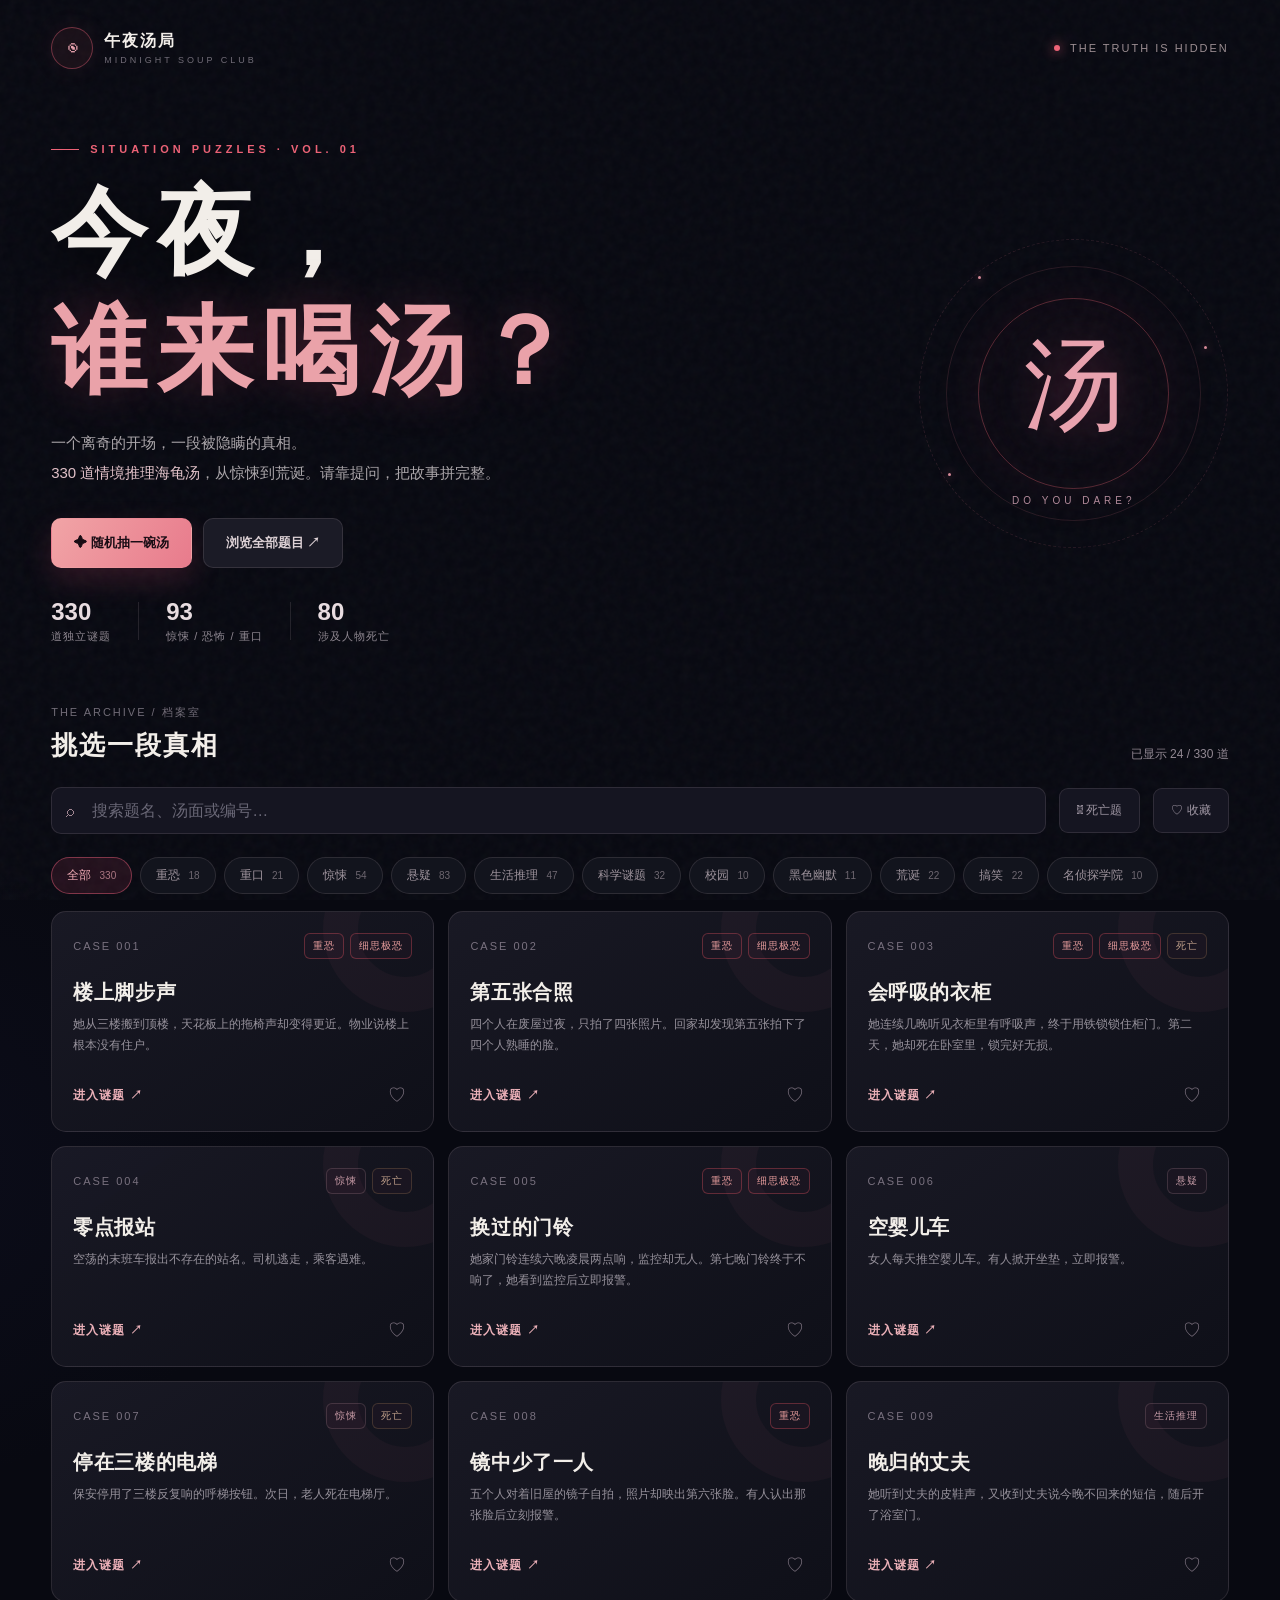
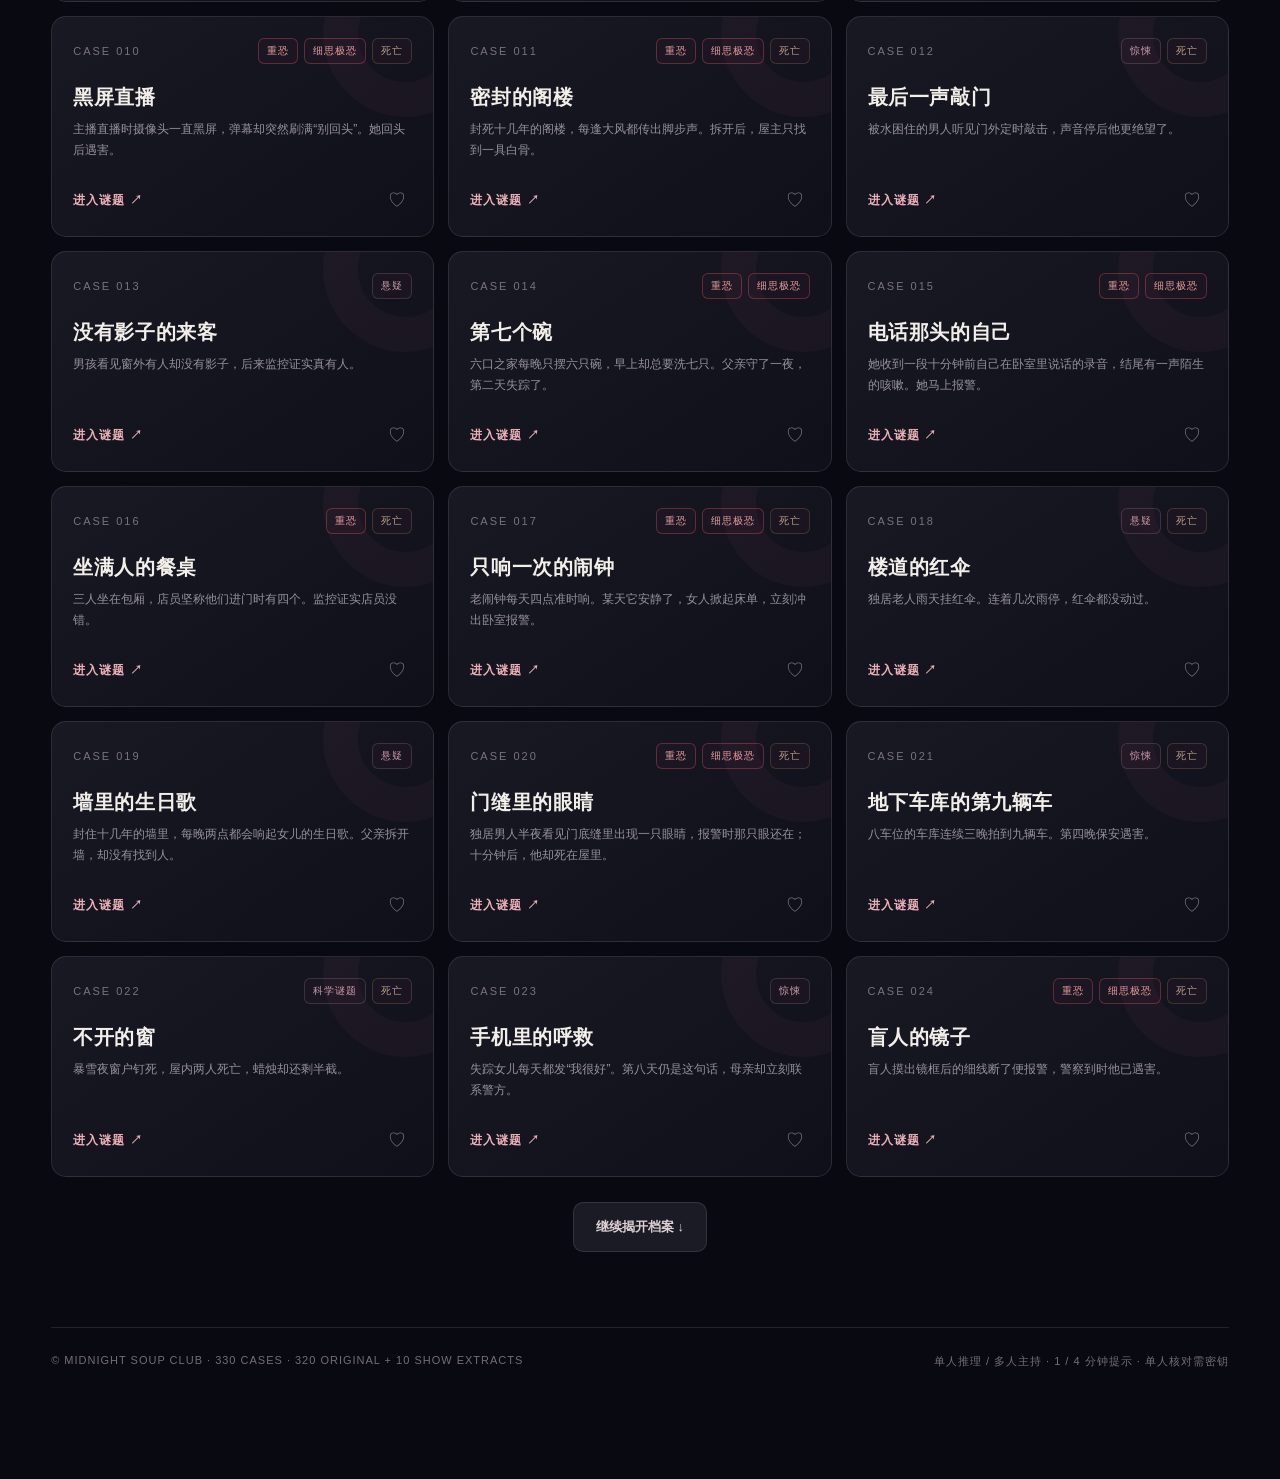
<file: turtle-soup/standalone.html>
<!doctype html>
<html lang="zh-CN">
<head>
<meta charset="utf-8">
<meta name="viewport" content="width=device-width, initial-scale=1, viewport-fit=cover">
<meta name="theme-color" content="#0b0c14">
<meta name="description" content="午夜汤局：330 道情境推理海龟汤（含 10 道名侦探学院节目截图整理题）。主持人专属加密汤底、玩家防剧透、1 / 4 分钟双阶段提示计时。">
<title>午夜汤局 · 330 道海龟汤</title>
<style>
/* 无外部字体依赖：使用手机或电脑自带字体 */
:root{color-scheme:dark;--bg:#080911;--panel:#131520;--panel2:#191b29;--ink:#f2eee9;--sub:#aba6aa;--muted:#716c77;--line:rgba(235,210,222,.12);--red:#ed6377;--ruby:#e54f72;--gold:#e3be8f;--shadow:0 28px 85px rgba(0,0,0,.5)}
*{box-sizing:border-box}html{scroll-behavior:smooth}body{margin:0;min-height:100vh;color:var(--ink);font-family:'DM Sans',-apple-system,BlinkMacSystemFont,'PingFang SC','Microsoft YaHei',sans-serif;background:radial-gradient(ellipse 740px 560px at 92% -18%,rgba(122,25,70,.24),transparent 75%),radial-gradient(ellipse 680px 470px at -15% 38%,rgba(30,32,73,.2),transparent 70%),var(--bg);overflow-x:hidden}button,input{font:inherit}button{cursor:pointer}button:disabled{cursor:not-allowed}button:focus-visible,input:focus-visible{outline:2px solid #f2c1a5;outline-offset:3px}::selection{background:#9a455a;color:white}a{color:inherit}
body:before{content:"";position:fixed;inset:0;pointer-events:none;z-index:1;opacity:.22;background-image:url("data:image/svg+xml,%3Csvg viewBox='0 0 160 160' xmlns='http://www.w3.org/2000/svg'%3E%3Cfilter id='n'%3E%3CfeTurbulence type='fractalNoise' baseFrequency='.64' numOctaves='3' stitchTiles='stitch'/%3E%3C/filter%3E%3Crect width='100%25' height='100%25' filter='url(%23n)' opacity='.16'/%3E%3C/svg%3E")}
.wrap{position:relative;z-index:2;max-width:1280px;margin:auto;padding:27px clamp(18px,4vw,54px) 84px}.topbar{display:flex;align-items:center;justify-content:space-between;gap:15px;margin-bottom:74px}.brand{display:flex;gap:11px;align-items:center}.crest{width:42px;height:42px;display:grid;place-items:center;border:1px solid rgba(237,99,119,.42);border-radius:50%;background:rgba(237,99,119,.07);font-size:21px;box-shadow:0 0 24px rgba(237,99,119,.09);color:#e9a3af}.brandwords{line-height:1.35}.brandwords strong{font-family:'Noto Serif SC',serif;font-weight:800;font-size:16px;letter-spacing:2px}.brandwords small{display:block;letter-spacing:3px;color:var(--muted);font-size:9px;margin-top:3px}.topright{display:flex;gap:10px;align-items:center}.topright .tiny{font-size:11px;letter-spacing:2px;color:#9c8e92}.topright .dot{width:6px;height:6px;background:var(--red);border-radius:50%;box-shadow:0 0 12px var(--red)}
.hero{display:grid;grid-template-columns:1fr 310px;gap:40px;align-items:center;margin:0 0 58px}.eyebrow{font-size:11px;letter-spacing:4px;color:var(--red);font-weight:700;display:flex;gap:11px;align-items:center}.eyebrow:before{content:"";width:28px;height:1px;background:var(--red)}h1,h2,h3,p{margin-top:0}.hero h1{font-family:'Noto Serif SC',serif;font-weight:900;font-size:clamp(52px,7.5vw,100px);line-height:1.24;letter-spacing:clamp(2px,1vw,10px);margin:18px 0 17px;text-shadow:0 9px 50px rgba(0,0,0,.7)}.hero h1 em{font-style:normal;color:#eaa2a9;text-shadow:0 0 46px rgba(210,69,102,.25)}.subline{font-size:15px;color:var(--sub);line-height:2;max-width:620px}.subline strong{color:#e2c2c9;font-weight:500}.actions{display:flex;gap:11px;flex-wrap:wrap;margin-top:30px}.primary,.ghost,.smallbtn{display:inline-flex;gap:10px;align-items:center;justify-content:center;padding:15px 22px;border-radius:10px;min-height:46px;transition:transform .2s,background .2s,border-color .2s;border:1px solid transparent;font-weight:700;font-size:13px}.primary{color:#190c14;background:linear-gradient(120deg,#f1a4a6,#e87b8c);box-shadow:0 12px 30px rgba(211,73,108,.2)}.primary:hover{transform:translateY(-3px);background:#fac3bd}.ghost{color:#ddd1d5;background:#1b1b26;border-color:var(--line)}.ghost:hover,.smallbtn:hover{background:#292331;border-color:rgba(237,99,119,.36)}.smallbtn{background:#191a26;color:#d7c8ce;border:1px solid var(--line);padding:10px 14px;min-height:40px}.ghost:disabled,.primary:disabled,.smallbtn:disabled{opacity:.48;transform:none}
.orbit{position:relative;width:275px;height:275px;margin:auto;display:grid;place-items:center}.orbit:before,.orbit:after{content:"";position:absolute;border:1px solid rgba(231,129,148,.14);border-radius:50%}.orbit:before{inset:10px}.orbit:after{inset:-17px;border-style:dashed;transform:rotate(-25deg)}.orb-ring{position:absolute;inset:42px;border:1px solid rgba(237,99,119,.34);border-radius:50%;box-shadow:inset 0 0 48px rgba(206,77,113,.06),0 0 55px rgba(186,60,98,.09)}.orb-icon{position:relative;font-family:'Noto Serif SC',serif;font-size:100px;font-weight:400;color:#e8a2ae;text-shadow:0 0 50px #c0436d77;transform:translateY(-7px)}.orbit-cap{position:absolute;bottom:25px;font-size:10px;letter-spacing:4px;color:#b28a9a}.spark{position:absolute;display:block;background:#d88b99;width:3px;height:3px;border-radius:50%;box-shadow:0 0 9px #db6a87}.s1{top:20px;left:42px}.s2{right:4px;top:90px}.s3{bottom:55px;left:12px}
.metrics{display:flex;gap:27px;margin-top:30px;color:#a09aa2}.metric strong{font-family:'DM Sans',sans-serif;display:block;font-size:24px;color:#e8dce0;font-weight:600}.metric span{font-size:11px;letter-spacing:1px;color:#8e8790}.vertical{height:38px;width:1px;background:var(--line);align-self:center}
.section-top{display:flex;justify-content:space-between;align-items:flex-end;gap:20px;margin-bottom:24px}.section-top h2{font-family:'Noto Serif SC',serif;font-size:26px;letter-spacing:2px;margin:8px 0 0}.section-top small{color:var(--muted);font-size:11px;letter-spacing:2px}.section-top p{margin:0;color:#928893;font-size:12px}.tools{display:flex;gap:13px;align-items:center;flex-wrap:wrap;margin-bottom:21px}.search{position:relative;flex:1;min-width:230px}.search span{position:absolute;left:15px;top:50%;transform:translateY(-50%);color:#a18692}.search input{width:100%;height:47px;background:#151521;border:1px solid var(--line);border-radius:10px;padding:0 18px 0 40px;color:var(--ink);outline:none}.search input:focus{border-color:rgba(237,99,119,.5)}.search input::placeholder{color:#696776}.toggle{border:1px solid var(--line);border-radius:9px;background:#151521;color:#9e95a2;padding:13px 17px;font-size:12px}.toggle.active{color:#f0b9c1;border-color:rgba(229,79,114,.55)}.filters{display:flex;gap:8px;overflow-x:auto;padding:2px 0 17px;scrollbar-width:thin}.chip{border:1px solid var(--line);background:#12141d;color:#9e939c;padding:9px 15px;border-radius:30px;white-space:nowrap;font-size:12px;transition:.2s}.chip:hover{background:#211927}.chip.active{background:rgba(217,73,109,.13);color:#f0aab5;border-color:rgba(227,92,119,.48)}.chip .count{font-size:10px;opacity:.65;margin-left:5px}
.grid{display:grid;grid-template-columns:repeat(3,minmax(0,1fr));gap:14px}.story{position:relative;display:flex;flex-direction:column;min-height:221px;border:1px solid var(--line);background:linear-gradient(146deg,rgba(26,26,38,.95),rgba(15,16,25,.98));border-radius:15px;padding:21px;transition:transform .22s,border-color .22s,background .22s;overflow:hidden}.story:hover{transform:translateY(-4px);border-color:rgba(236,123,147,.42);background:linear-gradient(146deg,#25202c,#171521)}.story:before{position:absolute;content:"";width:95px;height:95px;right:-55px;top:-65px;border:35px solid rgba(222,107,131,.045);border-radius:50%;pointer-events:none}.story-head{display:flex;align-items:center;justify-content:space-between;gap:8px}.number{font-size:11px;letter-spacing:2px;color:#79717f}.tags{display:flex;gap:6px}.tag{display:inline-flex;font-size:10px;letter-spacing:1px;padding:5px 8px;border:1px solid rgba(223,177,190,.18);border-radius:6px;color:#c79da8;background:rgba(159,60,95,.05)}.tag.hard{color:#e69c9c;border-color:rgba(229,80,95,.35)}.tag.death{color:#bd9d88;border-color:rgba(223,168,107,.2)}.story h3{font-family:'Noto Serif SC',serif;font-weight:700;font-size:20px;margin:20px 0 8px;letter-spacing:.6px}.story p{line-height:1.75;font-size:12px;color:#96919b;flex:1;display:-webkit-box;-webkit-line-clamp:2;-webkit-box-orient:vertical;overflow:hidden;margin-bottom:17px}.story-foot{display:flex;justify-content:space-between;align-items:center}.enter{border:0;background:none;padding:4px 0;color:#ebb0b8;font-size:12px;letter-spacing:1px;font-weight:700}.enter:hover{text-decoration:underline}.fave{border:0;background:none;color:#786e7b;font-size:18px;padding:6px;line-height:1}.fave.isfav{color:#efaaae}.empty{border:1px dashed var(--line);text-align:center;padding:56px 20px;border-radius:14px;color:#a4a0aa}.bottom{display:flex;justify-content:center;margin-top:25px}.footer{margin-top:75px;padding:26px 0;border-top:1px solid var(--line);display:flex;justify-content:space-between;color:#756d78;font-size:11px;letter-spacing:1px;gap:15px;flex-wrap:wrap}
.overlay{position:fixed;z-index:20;inset:0;display:grid;place-items:center;padding:20px;background:rgba(5,5,12,.86);backdrop-filter:blur(14px);-webkit-backdrop-filter:blur(14px);overflow:auto}.overlay[hidden]{display:none}.dialog{position:relative;width:min(100%,510px);padding:38px 32px;border:1px solid rgba(226,146,168,.24);background:radial-gradient(ellipse 320px 230px at 80% 0,rgba(110,37,76,.16),transparent 85%),#15141f;border-radius:19px;box-shadow:var(--shadow);text-align:center}.dialog .crest{margin:0 auto 18px;width:56px;height:56px;font-size:26px}.dialog h2{font-family:'Noto Serif SC',serif;font-size:30px;letter-spacing:2px;margin-bottom:9px}.dialog .lede{color:#948e9a;font-size:13px;line-height:1.9}.rolegrid{display:grid;grid-template-columns:1fr 1fr;gap:12px;margin-top:25px}.role-card{border:1px solid rgba(226,146,168,.2);background:#1e1b29;padding:24px 14px 19px;border-radius:13px;color:var(--ink);min-height:165px;transition:.2s;text-align:center}.role-card:hover{border-color:#ed99ac;background:#29202e;transform:translateY(-3px)}.role-card .em{display:block;font-size:29px;margin-bottom:13px}.role-card strong{display:block;font-size:17px;margin-bottom:7px}.role-card small{color:#a59ba7;line-height:1.6;font-size:11px}.close,.back{border:0;background:none;color:#a49aa6;font-size:14px;cursor:pointer}.close{position:absolute;right:19px;top:16px;font-size:22px}.back{display:flex;gap:8px;align-items:center;padding:10px 0}.auth-box{display:none;text-align:left;margin-top:23px}.auth-box.open{display:block}.auth-box label{color:#c2b6c1;font-size:12px;display:block;margin:0 0 9px}.auth-box input{width:100%;height:48px;padding:0 14px;background:#0e1019;color:var(--ink);border:1px solid rgba(226,146,168,.25);border-radius:9px;outline:none;letter-spacing:.4px}.auth-box input:focus{border-color:#de7892}.auth-box .primary{margin-top:12px;width:100%}.error{color:#f6a4ac;font-size:12px;min-height:20px;margin:9px 0}.role-warning{margin-top:19px;color:#736e7a;font-size:11px;line-height:1.9}
.play-screen{position:fixed;inset:0;z-index:15;background:radial-gradient(ellipse 800px 530px at 76% -24%,rgba(135,35,76,.2),transparent 80%),#0a0a13;overflow-y:auto;overscroll-behavior:contain;display:block}.play-screen[hidden]{display:none}.play-wrap{max-width:1050px;margin:auto;padding:24px clamp(18px,5vw,70px) 90px}.play-top{display:flex;justify-content:space-between;align-items:center;gap:14px;padding:6px 0 42px;border-bottom:1px solid var(--line)}.play-top .other-actions{display:flex;gap:9px;flex-wrap:wrap}.role-pill{font-size:11px;letter-spacing:1px;border:1px solid rgba(225,135,164,.3);color:#f1a6b4;border-radius:40px;padding:9px 14px;background:rgba(225,72,107,.07)}.case-num{font-size:11px;letter-spacing:4px;color:#a66e80;margin-top:50px}.play-title{font-family:'Noto Serif SC',serif;font-size:clamp(36px,6vw,66px);letter-spacing:3px;margin:15px 0 22px;line-height:1.3}.case-meta{display:flex;gap:9px;margin-bottom:33px}.story-paper{background:linear-gradient(135deg,#1c1a27,#141520);border:1px solid rgba(232,168,184,.17);padding:clamp(24px,5vw,48px);border-radius:16px;position:relative;box-shadow:0 20px 55px rgba(0,0,0,.15)}.paper-title{font-size:11px;letter-spacing:4px;color:#a9778b;display:block;margin-bottom:22px}.surface{font-family:'Noto Serif SC',serif;font-size:clamp(18px,2.9vw,24px);line-height:2.2;color:#f0e2e3;white-space:pre-line}.story-paper:after{position:absolute;content:'?';font-family:serif;font-size:120px;font-weight:400;color:rgba(222,124,150,.05);right:19px;bottom:-33px;pointer-events:none}.case-note{color:#9a949e;font-size:12px;line-height:1.9;margin:17px 0 31px}.play-subtitle{font-family:'Noto Serif SC',serif;font-size:21px;margin:35px 0 19px}.hint-grid{display:grid;grid-template-columns:1fr 1fr;gap:13px}.hint-card{border:1px solid var(--line);border-radius:13px;min-height:153px;background:#151621;padding:21px;display:flex;flex-direction:column;justify-content:space-between}.hint-card .index{font-size:11px;letter-spacing:2px;color:#ba8b9a}.hint-card .hint-text{color:#e5cbd1;font-size:15px;line-height:1.85;margin:15px 0}.hint-card button{border:1px solid rgba(214,131,154,.25);background:#22202d;color:#e8b9c2;min-height:42px;border-radius:8px;padding:8px 11px;text-align:center;font-size:12px}.hint-card button:disabled{opacity:.7;cursor:default;color:#837d88;background:#191925;border-color:#312b35}.hint-time{font-feature-settings:'tnum' 1;font-variant-numeric:tabular-nums;font-size:12px;color:#d9a6ae}.answer-card{background:radial-gradient(ellipse at 100% 0,rgba(155,45,76,.12),transparent 70%),#1a1823;border:1px solid rgba(230,113,143,.4);border-radius:15px;padding:31px;margin-top:26px}.answer-card .paper-title{color:#f1a9b6}.answer-card p{font-family:'Noto Serif SC',serif;line-height:2.1;color:#f0dcdf;font-size:16px;margin-bottom:0}.answer-card[hidden]{display:none}.notes{margin-top:27px;display:grid;grid-template-columns:1fr 1fr;gap:12px}.stat-panel{border:1px solid var(--line);padding:21px;border-radius:12px;background:#12141e}.stat-panel small{color:#8f828e;font-size:11px;letter-spacing:1px}.counter{display:flex;gap:9px;align-items:center;margin-top:14px}.counter strong{font-size:23px;margin-right:auto;color:#e3c3cb;font-variant-numeric:tabular-nums}.counter button{border:1px solid var(--line);background:#23212d;border-radius:8px;color:#e7bcc6;min-width:41px;min-height:39px}.stat-panel p{font-size:12px;line-height:1.8;margin:14px 0 0;color:#817a85}.tipline{color:#756f7a;font-size:11px;line-height:2;margin-top:29px}
.toast{position:fixed;bottom:26px;left:50%;transform:translate(-50%,20px);background:#e5bbc2;color:#271922;border-radius:9px;padding:13px 22px;font-weight:700;font-size:12px;z-index:99;box-shadow:0 15px 55px #0007;opacity:0;pointer-events:none;transition:.2s}.toast.show{opacity:1;transform:translate(-50%,0)}
@media(max-width:900px){.hero{grid-template-columns:1fr 205px}.orbit{width:185px;height:185px}.orb-ring{inset:22px}.orb-icon{font-size:75px}.orbit-cap{bottom:10px;font-size:8px}.grid{grid-template-columns:repeat(2,minmax(0,1fr))}}@media(max-width:620px){.wrap{padding-top:18px}.topbar{margin-bottom:43px}.topright .tiny{display:none}.hero{display:block;margin-bottom:48px}.hero h1{font-size:clamp(52px,12.5vw,74px);line-height:1.26}.orbit{display:none}.hero .subline{font-size:13px}.metrics{gap:14px}.metric strong{font-size:23px}.grid{grid-template-columns:1fr}.story{min-height:185px}.story h3{margin:15px 0 8px}.story p{margin-bottom:12px}.section-top{align-items:flex-end}.section-top h2{font-size:21px}.hint-grid,.notes{grid-template-columns:1fr}.dialog{padding:34px 20px}.rolegrid{gap:9px}.role-card{padding:21px 9px}.play-top{padding-bottom:18px}.play-top .other-actions .smallbtn{padding:8px 11px}.case-num{margin-top:35px}.play-title{margin-bottom:18px}.story-paper{padding:24px}.footer{margin-top:55px}}@media(prefers-reduced-motion:reduce){*,*:before,*:after{animation-duration:.01ms!important;transition-duration:.01ms!important;scroll-behavior:auto!important}}

/* v7 · 单人推理 / 多人主持 */
html,body{overflow-x:clip}.filters{max-width:100%;overscroll-behavior-x:contain}
.mode-back{margin-top:10px}.solo-panel{margin-top:30px;padding:clamp(22px,4vw,35px);border:1px solid rgba(229,126,151,.32);border-radius:16px;background:linear-gradient(145deg,rgba(66,28,53,.28),#11131d)}
.solo-kicker{font-size:11px;letter-spacing:2.4px;color:#e5a1b2}.solo-panel h3{margin:13px 0;font-size:26px;font-family:'Noto Serif SC',serif}.solo-panel p{color:#bdb1bf;line-height:1.85;font-size:13px}.solo-panel p strong{color:#f1c4cc}.solo-panel label{display:block;margin:20px 0 9px;font-size:12px;color:#d4b1bf}
.solo-panel textarea{width:100%;resize:vertical;min-height:130px;border:1px solid rgba(232,158,181,.25);background:#0c0e17;color:#faf0f4;border-radius:10px;padding:17px;line-height:1.8;font:inherit;font-size:14px}
.solo-panel textarea:focus,.solo-panel input:focus{outline:2px solid #df8da5;outline-offset:2px}.solo-actions{display:flex;align-items:center;justify-content:space-between;gap:14px;flex-wrap:wrap;margin-top:15px}.solo-actions button{min-width:138px}.solo-state{font-size:12px;color:#9e939e}.solo-check{margin-top:21px;padding:17px;background:#1b1a27;border-radius:12px;border:1px solid rgba(228,141,166,.19)}.solo-keyline{display:flex;gap:10px}.solo-keyline input{min-width:0;flex:1;background:#0d0d17;border:1px solid #463140;color:#f6e7ec;border-radius:9px;padding:12px}.solo-verdict{margin-top:24px;border-top:1px solid #44303c;padding-top:12px}.solo-verdict p{margin:10px 0}.solo-panel[hidden],.solo-check[hidden],.solo-verdict[hidden]{display:none}
@media(max-width:620px){.solo-keyline{flex-direction:column}.solo-keyline .smallbtn{min-height:44px}.solo-actions{align-items:stretch}.solo-actions .primary{width:100%}}

[hidden]{display:none!important}
</style>
</head>
<body>
<div class="wrap" id="catalogue">
  <header class="topbar">
    <div class="brand"><div class="crest" aria-hidden="true">◉</div><div class="brandwords"><strong>午夜汤局</strong><small>MIDNIGHT SOUP CLUB</small></div></div>
    <div class="topright"><span class="dot"></span><span class="tiny">THE TRUTH IS HIDDEN</span></div>
  </header>
  <section class="hero">
    <div><div class="eyebrow">SITUATION PUZZLES · VOL. 01</div><h1>今夜，<br><em>谁来喝汤？</em></h1><p class="subline">一个离奇的开场，一段被隐瞒的真相。<br><strong>330 道情境推理海龟汤</strong>，从惊悚到荒诞。请靠提问，把故事拼完整。</p>
      <div class="actions"><button class="primary" id="random">✦ 随机抽一碗汤</button><button class="ghost" id="scrollToList">浏览全部题目 ↗</button></div>
      <div class="metrics"><div class="metric"><strong id="total">330</strong><span>道独立谜题</span></div><div class="vertical"></div><div class="metric"><strong id="horror">164</strong><span>惊悚 / 恐怖 / 重口</span></div><div class="vertical"></div><div class="metric"><strong id="deaths">74</strong><span>涉及人物死亡</span></div></div>
    </div>
    <div class="orbit" aria-hidden="true"><div class="orb-ring"></div><div class="orb-icon">汤</div><div class="orbit-cap">DO YOU DARE?</div><i class="spark s1"></i><i class="spark s2"></i><i class="spark s3"></i></div>
  </section>
  <section id="collection">
    <div class="section-top"><div><small>THE ARCHIVE / 档案室</small><h2>挑选一段真相</h2></div><p id="showCount">读取题库中…</p></div>
    <div class="tools"><label class="search"><span>⌕</span><input id="search" type="search" autocomplete="off" placeholder="搜索题名、汤面或编号…" aria-label="搜索题目"></label><button id="onlyDeath" class="toggle" aria-pressed="false">☠ 死亡题</button><button id="onlyFav" class="toggle" aria-pressed="false">♡ 收藏</button></div>
    <div class="filters" id="filters" aria-label="题目分类"></div>
    <div id="grid" class="grid" aria-live="polite"></div>
    <div id="empty" class="empty" hidden>没有找到对应的汤，换个筛选条件试试。</div>
    <div class="bottom"><button id="loadMore" class="ghost" hidden>继续揭开档案 ↓</button></div>
  </section>
  <footer class="footer"><span>© MIDNIGHT SOUP CLUB · 330 CASES · 320 ORIGINAL + 10 SHOW EXTRACTS</span><span>单人推理 / 多人主持 · 1 / 4 分钟提示 · 单人核对需密钥</span></footer>
</div>
<div id="roleModal" class="overlay" hidden role="dialog" aria-modal="true" aria-labelledby="roleTitle"><div class="dialog"><button id="roleClose" class="close" aria-label="关闭">×</button><div class="crest">◉</div><div class="eyebrow" style="justify-content:center">CHOOSE YOUR ROLE</div><h2 id="roleTitle">你将以什么身份入局？</h2><p class="lede" id="chosenTitle">先选择单人还是多人游戏。</p>
  <div class="rolegrid" id="modeOptions"><button id="chooseSolo" class="role-card"><span class="em">◉</span><strong>单人推理</strong><small>独立推理笔记 / 两阶段提示<br>完成后自主核对答案</small></button><button id="chooseParty" class="role-card"><span class="em">♟</span><strong>多人游戏</strong><small>主持人负责回答是/否/无关<br>玩家不能直接看汤底</small></button></div>
  <div class="rolegrid" id="roleOptions" hidden><button id="choosePlayer" class="role-card"><span class="em">♧</span><strong>我是玩家</strong><small>看汤面和限时提示<br>不展示答案</small></button><button id="chooseHost" class="role-card"><span class="em">♜</span><strong>我是主持人</strong><small>输入主持密钥<br>查看完整汤底</small></button></div>
  <button id="modeBack" class="back" hidden style="margin-top:15px">← 返回玩法选择</button>
  <div class="auth-box" id="authBox"><button class="back" id="authBack">← 返回身份选择</button><label for="hostCode">主持人专属密钥</label><input type="password" id="hostCode" autocomplete="off" autocapitalize="off" placeholder="请输入私下保存的主持密钥"><button class="primary" id="unlockHost">解锁主持人视角</button><p class="error" id="authError" role="status"></p></div>
  <p class="role-warning">多人游戏：只有主持人输入密钥才能打开加密汤底。单人游戏：先推理，核对结局时也需输入同一密钥（防止多人玩家切换模式直接偷看）。本静态网页不提供 AI 主持人，也不自动判断自由提问。</p>
</div></div>
<div class="play-screen" id="playScreen" hidden><div class="play-wrap"><div class="play-top"><button class="back" id="leaveGame">← 返回题库</button><div class="other-actions"><span class="role-pill" id="rolePill">玩家视角</span><button id="shareCase" class="smallbtn">分享汤面 ↗</button></div></div>
  <div class="case-num" id="caseNum">CASE 001</div><h2 class="play-title" id="caseTitle">载入中</h2><div class="case-meta" id="caseTags"></div>
  <div class="story-paper"><span class="paper-title">01 / THE SURFACE · 汤面</span><p class="surface" id="caseSurface"></p></div>
  <p class="case-note" id="caseNote">单人可以记录自己的推理；多人请根据汤面提问，由主持人回答“是 / 不是 / 无关”。提示在开局满 1 / 4 分钟后解锁。</p>
  <h3 class="play-subtitle">破局线索 <span style="color:#8b737d;font-size:12px;font-family:sans-serif;font-weight:400">/ TIMED CLUES</span></h3>
  <div class="hint-grid"><div class="hint-card"><div><div class="index">CLUE 01 · 第一条提示</div><div id="hint1Text" class="hint-text">开局满一分钟后可以打开。</div></div><button id="hint1Button" disabled>解锁中…</button></div>
  <div class="hint-card"><div><div class="index">CLUE 02 · 第二条提示</div><div id="hint2Text" class="hint-text">开局满四分钟，且看过第一条提示后可以打开。</div></div><button id="hint2Button" disabled>尚未开始倒计时</button></div></div>
  <section class="solo-panel" id="soloPanel" hidden>
    <div class="solo-kicker">SOLO INVESTIGATION / 独自破案</div>
    <h3>你认为真相是什么？</h3>
    <p>按顺序思考三件事：<strong>异常现象</strong>是怎么发生的？<strong>谁有机会</strong>制造它？什么<strong>证据</strong>能证明你的推论？这不是聊天机器人，不会给没有依据的“是/否”答案。</p>
    <label for="soloNotes">你的推理笔记 · 仅保存在本机</label>
    <textarea id="soloNotes" rows="5" spellcheck="false" placeholder="我怀疑……因为汤面提到……；如果真是这样，应该还能发现……"></textarea>
    <div class="solo-actions"><span id="soloSaveState" class="solo-state">边输入边自动保存</span><button id="soloReveal" class="primary" type="button">✓ 我推理好了 · 核对汤底</button></div>
    <div id="soloCheck" class="solo-check" hidden><label for="soloKey">单人核对需要主持密钥（防止多人玩家切换模式偷看）</label><div class="solo-keyline"><input type="password" id="soloKey" autocomplete="off" placeholder="请输入主持密钥"><button id="soloUnlock" class="smallbtn" type="button">显示汤底</button></div><p id="soloError" class="error" role="status"></p></div>
    <div id="soloVerdict" class="solo-verdict" hidden><p>和你的推理对照后，你认为结果如何？</p><div class="solo-actions"><button id="soloCorrect" class="smallbtn" type="button">✓ 我猜中了</button><button id="soloNotYet" class="smallbtn" type="button">↺ 这次没猜中</button></div><p id="soloResult" class="solo-state"></p></div>
  </section>
  <div class="answer-card" id="answerCard" hidden><span class="paper-title" id="answerHeading">02 / THE TRUTH · 主持人专属汤底</span><p id="answerText"></p></div>
  <div class="notes"><div class="stat-panel" id="counterPanel"><small>QUESTION COUNTER / 已提问</small><div class="counter"><strong id="questionCount">0</strong><button id="minusQuestion" aria-label="减少一次提问">−</button><button id="plusQuestion" aria-label="增加一次提问">＋</button></div><p>主持人可以用这个计数器记录推理过程，刷新本标签页不会丢失。</p></div><div class="stat-panel"><small>CASE TRACKER / 推理进度</small><div style="display:flex;gap:8px;flex-wrap:wrap;margin-top:16px"><button class="smallbtn" id="markSolved">✓ 标为已解开</button><button class="smallbtn" id="favCurrent">♡ 收藏此题</button></div><p>谜题进度仅保存在当前设备的浏览器中，不会共享给其他玩家。</p></div></div>
  <p class="tipline" id="securityNote">安全说明：多人玩家页面不下载任何明文汤底。静态网页无法阻止知道密钥的玩家主动作弊；单人核对需密钥正是为了避免切换模式绕过主持人。倒计时只是本地游戏规则。</p>
</div></div>
<div class="toast" role="status" id="toast"></div>
<script>
  const INLINE_PUBLIC={"version":7,"count":330,"puzzles":[{"id":"T001","title":"楼上脚步声","category":"重恐","surface":"她从三楼搬到顶楼，天花板上的拖椅声却变得更近。物业说楼上根本没有住户。","hint1":"楼上没人住，不代表头顶没有可以藏人的地方。","hint2":"声音出现的夜晚，她卧室天花板的检修盖也常被动过。","death":false,"horrorTag":"细思极恐"},{"id":"T002","title":"第五张合照","category":"重恐","surface":"四个人在废屋过夜，只拍了四张照片。回家却发现第五张拍下了四个人熟睡的脸。","hint1":"照片中的四个人都睡着了，所以无人能亲手按快门。","hint2":"相机没有设置定时拍摄，第五张的取景角度却离床很近。","death":false,"horrorTag":"细思极恐"},{"id":"T003","title":"会呼吸的衣柜","category":"重恐","surface":"她连续几晚听见衣柜里有呼吸声，终于用铁锁锁住柜门。第二天，她却死在卧室里，锁完好无损。","hint1":"锁好衣柜时，危险未必还待在柜子里面。","hint2":"警方在床底找到与衣柜背板相同的旧木屑。","death":true,"horrorTag":"细思极恐"},{"id":"T004","title":"零点报站","category":"惊悚","surface":"空荡的末班车报出不存在的站名。司机逃走，乘客遇难。","hint1":"广播并非随机坏掉。","hint2":"司机听懂了与同伙约定的危险暗号。","death":true},{"id":"T005","title":"换过的门铃","category":"重恐","surface":"她家门铃连续六晚凌晨两点响，监控却无人。第七晚门铃终于不响了，她看到监控后立即报警。","hint1":"前六晚的铃声可能是在远处触发的。","hint2":"第七晚的画面里，门铃没响，门锁却从外侧慢慢转动。","death":false,"horrorTag":"细思极恐"},{"id":"T006","title":"空婴儿车","category":"悬疑","surface":"女人每天推空婴儿车。有人掀开坐垫，立即报警。","hint1":"车里确实没有婴儿。","hint2":"座垫下面有一件可以核对编号的医院物品。","death":false},{"id":"T007","title":"停在三楼的电梯","category":"惊悚","surface":"保安停用了三楼反复响的呼梯按钮。次日，老人死在电梯厅。","hint1":"按钮不是恶作剧，而是有人反复按。","hint2":"无法说话的人试图用电梯引来其他住户。","death":true},{"id":"T008","title":"镜中少了一人","category":"重恐","surface":"五个人对着旧屋的镜子自拍，照片却映出第六张脸。有人认出那张脸后立刻报警。","hint1":"镜子里多出的脸，不一定属于站在镜子正前方的人。","hint2":"镜子旁边的暗门，正对着一处被封住的地下通道。","death":false},{"id":"T009","title":"晚归的丈夫","category":"生活推理","surface":"她听到丈夫的皮鞋声，又收到丈夫说今晚不回来的短信，随后开了浴室门。","hint1":"鞋子与穿鞋的人可能不一致。","hint2":"浴室门口的发夹属于家人。","death":false},{"id":"T010","title":"黑屏直播","category":"重恐","surface":"主播直播时摄像头一直黑屏，弹幕却突然刷满“别回头”。她回头后遇害。","hint1":"画面虽然黑，直播并没有关闭麦克风。","hint2":"观众听到一段极轻的撬门声；主播的耳机屏蔽了外界声音。","death":true,"horrorTag":"细思极恐"},{"id":"T011","title":"密封的阁楼","category":"重恐","surface":"封死十几年的阁楼，每逢大风都传出脚步声。拆开后，屋主只找到一具白骨。","hint1":"“脚步”可以由没有生命的物体撞击地面发出。","hint2":"大风会吹动阁楼松脱的通风百叶和铁链。","death":true,"horrorTag":"细思极恐"},{"id":"T012","title":"最后一声敲门","category":"惊悚","surface":"被水困住的男人听见门外定时敲击，声音停后他更绝望了。","hint1":"敲击是来自外面的有意回应。","hint2":"外面的救援通道突然发生事故。","death":true},{"id":"T013","title":"没有影子的来客","category":"悬疑","surface":"男孩看见窗外有人却没有影子，后来监控证实真有人。","hint1":"没看见影子，可能是投影方向不对。","hint2":"人的影子落在屋外而不是卧室里。","death":false},{"id":"T014","title":"第七个碗","category":"重恐","surface":"六口之家每晚只摆六只碗，早上却总要洗七只。父亲守了一夜，第二天失踪了。","hint1":"第七只碗并不是多洗出来的，它确实给一个人装过饭。","hint2":"夜里有人将那只碗端进了家中从未打开的地下室。","death":false,"horrorTag":"细思极恐"},{"id":"T015","title":"电话那头的自己","category":"重恐","surface":"她收到一段十分钟前自己在卧室里说话的录音，结尾有一声陌生的咳嗽。她马上报警。","hint1":"录音最可疑的不是她自己的声音。","hint2":"说话时她以为卧室里只有自己，而咳嗽与她的声音距离很近。","death":false,"horrorTag":"细思极恐"},{"id":"T016","title":"坐满人的餐桌","category":"重恐","surface":"三人坐在包厢，店员坚称他们进门时有四个。监控证实店员没错。","hint1":"回看的是入口监控，不是包厢内镜头。","hint2":"第四个人进了门，却没从门口走出来。","death":true},{"id":"T017","title":"只响一次的闹钟","category":"重恐","surface":"老闹钟每天四点准时响。某天它安静了，女人掀起床单，立刻冲出卧室报警。","hint1":"闹钟没有坏，也没有被取消定时。","hint2":"它被放在床底，闹铃被一只手按住了。","death":true,"horrorTag":"细思极恐"},{"id":"T018","title":"楼道的红伞","category":"悬疑","surface":"独居老人雨天挂红伞。连着几次雨停，红伞都没动过。","hint1":"红伞的作用是习惯性的日常信号。","hint2":"雨停后本该有人亲手把伞收回。","death":true},{"id":"T019","title":"墙里的生日歌","category":"悬疑","surface":"封住十几年的墙里，每晚两点都会响起女儿的生日歌。父亲拆开墙，却没有找到人。","hint1":"声音是旧录音，不是有人在墙里唱。","hint2":"墙后有一根仍供电的老电线，录音装置被接在定时插座上。","death":false},{"id":"T020","title":"门缝里的眼睛","category":"重恐","surface":"独居男人半夜看见门底缝里出现一只眼睛，报警时那只眼还在；十分钟后，他却死在屋里。","hint1":"门外的“眼睛”可能并不属于活人。","hint2":"袭击者利用门口的东西吸引他的视线，真正的入口在屋侧。","death":true,"horrorTag":"细思极恐"},{"id":"T021","title":"地下车库的第九辆车","category":"惊悚","surface":"八车位的车库连续三晚拍到九辆车。第四晚保安遇害。","hint1":"车不必停在车位里。","hint2":"第九辆车总躲在消防通道附近。","death":true},{"id":"T022","title":"不开的窗","category":"科学谜题","surface":"暴雪夜窗户钉死，屋内两人死亡，蜡烛却还剩半截。","hint1":"先想想室内燃烧消耗了什么。","hint2":"比蜡烛更危险的，是通风不良的煤炉。","death":true},{"id":"T023","title":"手机里的呼救","category":"惊悚","surface":"失踪女儿每天都发“我很好”。第八天仍是这句话，母亲却立刻联系警方。","hint1":"同样的字不一定代表同一个人发送。","hint2":"母女约定，每次报平安必须附上一枚只有她们懂的标记。","death":false},{"id":"T024","title":"盲人的镜子","category":"重恐","surface":"盲人摸出镜框后的细线断了便报警，警察到时他已遇害。","hint1":"细线是他自己设置的防入侵标记。","hint2":"有人需要移动镜子才能进出卧室。","death":true,"horrorTag":"细思极恐"},{"id":"T025","title":"第十三段录音","category":"悬疑","surface":"失踪记者本来有十二段录音。第十三段让警方直接封锁公寓。","hint1":"第十三段并非正常采访。","hint2":"背景里的电梯报站和消防广播能定位楼栋。","death":false},{"id":"T026","title":"门缝里的牙齿","category":"重恐","surface":"邮差连续七天在一户人家门口捡到牙齿。第八天，门缝里塞出一张纸条，他立刻报警。","hint1":"牙齿不是有人故意丢垃圾，而是在尝试引起注意。","hint2":"求救者只能把小东西从门底缝推出来。","death":false,"horrorTag":"细思极恐"},{"id":"T027","title":"没人接的儿童电话","category":"重恐","surface":"失踪儿子连续四晚来电只敲三下。第五晚静默，警方找到尸体。","hint1":"三下敲击是孩子能使用的求生方式。","hint2":"母亲早已报案，警方在跟踪通话线索。","death":true,"horrorTag":"细思极恐"},{"id":"T028","title":"窗外的八只手","category":"惊悚","surface":"八楼窗外出现八只拍玻璃的手，次日楼下发现尸体。","hint1":"八只手不一定属于八个人。","hint2":"四名高空作业者被困在失控的平台上。","death":true},{"id":"T029","title":"腐烂的玫瑰","category":"重恐","surface":"她连续三周收到枯烂玫瑰，每束花里都夹着一件失踪者的私人物品。","hint1":"玫瑰的腐烂不是关键，花里物件的来源才是。","hint2":"三件物品来自不同失踪者，寄件者却知道她的家庭住址。","death":false,"horrorTag":"细思极恐"},{"id":"T030","title":"多出来的呼吸声","category":"惊悚","surface":"独自潜水时耳机响起第二道呼吸声，他摘下耳机后遇难。","hint1":"第二道声音不属于另一个潜水员。","hint2":"它可能来自漏气设备；耳机也传递水面警告。","death":true},{"id":"T031","title":"不能开的冰箱","category":"重恐","surface":"房东一再警告不能打开旧冰箱。租客半夜听见冰箱后有人挠墙，打开后立刻搬离报警。","hint1":"冰箱根本没通电，却被放在进出房间最方便的位置。","hint2":"它的背板被拆掉，冰箱后面并不是真正的墙。","death":false,"horrorTag":"细思极恐"},{"id":"T032","title":"第二次葬礼","category":"悬疑","surface":"她一个月里为同一位丈夫办了两场葬礼，第二场有人被捕。","hint1":"两次下葬的遗体并不相同。","hint2":"第一次的身份鉴定出了错误。","death":true},{"id":"T033","title":"看不见的狗","category":"重恐","surface":"空屋连续几夜传来狗叫。邻居报警，警察却在里面找到一具尸体，屋里从没养过狗。","hint1":"狗叫声未必出自真正的狗。","hint2":"屋里有一台定时音箱，播放声音的时间刚好盖过了求救。","death":true,"horrorTag":"细思极恐"},{"id":"T034","title":"停水通知","category":"惊悚","surface":"停水通知贴出后，他把所有龙头开到最大，次日遇害。","hint1":"停水通知可能是伪造的。","hint2":"流水是他被困时向楼下邻居发出的求救。","death":true},{"id":"T035","title":"反方向的脚印","category":"惊悚","surface":"木屋死了人，雪地只有一串朝向房门的脚印，侦探却说凶手走了。","hint1":"凶手进门时还没下雪。","hint2":"向着房门的鞋印可能是倒着穿鞋留下的。","death":true},{"id":"T036","title":"三天前的报纸","category":"惊悚","surface":"旅馆说暴雪封路。客人连收三天日期相同的报纸，开始求救。","hint1":"雪并没有让日期停止变化。","hint2":"旅馆反复提供同一批旧报纸来隔绝信息。","death":false},{"id":"T037","title":"没有照片的相框","category":"惊悚","surface":"房东要求相框永远不能放照片。租客放进去一张合照后，第二天墙上多了一个小孔。","hint1":"房东在意的不是照片好不好看，而是相框后面的视野。","hint2":"相框正对床，墙里原本藏着一个拍摄孔。","death":false,"horrorTag":"细思极恐"},{"id":"T038","title":"最后一次点赞","category":"惊悚","surface":"失踪朋友突然点赞了她的新照片，她却立即报警。","hint1":"点赞本身是双方约定的信号。","hint2":"真正的朋友只会点赞特定的旧合照。","death":false},{"id":"T039","title":"奶奶的留言","category":"惊悚","surface":"去世六年的奶奶仍每年给孙女发生日语音。第六年，她听完却立刻报警。","hint1":"定时发送多年并不奇怪，奇怪的是录音里出现了最近的声音。","hint2":"语音里有孙女上周才安装的新门铃提示音。","death":false,"horrorTag":"细思极恐"},{"id":"T040","title":"楼下的钢琴","category":"惊悚","surface":"楼下每晚弹同一首曲子，某夜突然换曲，邻居报了警。","hint1":"乐曲不只是演奏给自己听。","hint2":"邻居约好用固定曲子报平安、换曲求救。","death":false},{"id":"T041","title":"空白的成绩单","category":"惊悚","surface":"父亲收到空白成绩单，迎光一看就赶去学校，却迟了一步。","hint1":"纸上有看不到的求救信息。","hint2":"可以透光辨认被其他纸压出来的字痕。","death":true},{"id":"T042","title":"门上的第三道锁","category":"惊悚","surface":"老人回家见门外多了一道陌生挂锁。次日警方封锁全楼。","hint1":"这把锁是在防止屋主进入自己的家。","hint2":"有人已侵占空房，并在里面存放危险物品。","death":false},{"id":"T043","title":"重复的电梯广告","category":"惊悚","surface":"电梯广告的人物突然眨眼，女孩惊恐逃离。","hint1":"那不是传统纸质广告。","hint2":"有人在远端操控屏幕并观察电梯内的人。","death":false},{"id":"T044","title":"没有声音的婚礼","category":"惊悚","surface":"婚礼录像里新郎每次说话都被消音，新娘立刻报警。","hint1":"不是麦克风恰好失灵。","hint2":"有人刻意遮掉新郎透露的一段违法交易内容。","death":false},{"id":"T045","title":"每夜多一厘米","category":"惊悚","surface":"她量身高的门框刻度连着五夜每天上移一厘米。第五夜，她发现刻度下面多了一道细小的刻痕。","hint1":"她不是在睡觉时突然长高了。","hint2":"有人磨去旧线、画上新线，并留着观察她是否察觉的记号。","death":false,"horrorTag":"细思极恐"},{"id":"T046","title":"被洗过的沙发","category":"惊悚","surface":"旧沙发靠地的一侧每天早晨都有湿手印。租客搬开沙发看了一眼，立刻报警；第二天，手印消失了。","hint1":"手印不是从天花板滴下来的，也不是普通漏水。","hint2":"沙发下面的地板有裂缝，缝隙直通一个被封死的地下空间。","death":false,"horrorTag":"细思极恐"},{"id":"T047","title":"深夜的小票","category":"惊悚","surface":"失踪妹妹每天寄来同样的小票，第八天只剩一瓶水，姐姐报警。","hint1":"商品并不组成普通文字密码。","hint2":"姐妹约好用“一瓶水”表示危险升级。","death":false},{"id":"T048","title":"不会眨眼的室友","category":"惊悚","surface":"室友半夜坐着不眨眼，轻碰肩膀后突然倒地。","hint1":"他并非在故意吓人。","hint2":"医学急症可能让人失去意识却仍靠家具坐着。","death":true},{"id":"T049","title":"坏掉的监控","category":"惊悚","surface":"监控每天两点卡一秒。保安第十天突然报警。","hint1":"卡顿可以是人故意制造的。","hint2":"画面被重复覆盖，但角落时钟暴露了剪辑。","death":false},{"id":"T050","title":"凌晨四点的热牛奶","category":"惊悚","surface":"独居男人每天醒来，卧室门外都有一杯还温热的牛奶。他没买过牛奶，也没有访客。","hint1":"牛奶不会自己出现；关键是它为什么一直是温的。","hint2":"放下牛奶的人不是提前一天来过，而是总在他醒来前不久离开。","death":false,"horrorTag":"细思极恐"},{"id":"T051","title":"回来的快递","category":"惊悚","surface":"女人三次拒收包裹，包裹总退回她家。拆开后她叫救护车。","hint1":"退件地址和收件地址可能是同一个。","hint2":"包裹里的纸条来自急需帮助的邻居。","death":false},{"id":"T052","title":"晴天的雨衣","category":"惊悚","surface":"女孩晴天也穿雨衣，脱下后同事才明白她被跟踪了。","hint1":"雨衣有与下雨无关的功能。","hint2":"帽檐内侧的镜头能够拍到身后的人。","death":false},{"id":"T053","title":"最后一班缆车","category":"惊悚","surface":"缆车停运，山顶旅馆却夜夜听到绳索声，最终找到被困孩子。","hint1":"有人仍在牵动旧缆绳。","hint2":"维修绞盘连接着一条隐藏运输通道。","death":false},{"id":"T054","title":"自动回复","category":"惊悚","surface":"死者邮箱自动回复多年，某天多出“别相信警察”，调查员笑了。","hint1":"回复模板可以被他人修改。","hint2":"死后修改留下了账号访问记录。","death":true},{"id":"T055","title":"公园里的空椅子","category":"惊悚","surface":"老人公园长椅总空一个位。陌生人坐下叫他名字，他突然逃跑。","hint1":"空位与失踪的家人有关。","hint2":"陌生人穿着失踪者当年的外套。","death":false},{"id":"T056","title":"从不熄灭的灯","category":"科学谜题","surface":"医院走廊尽头那盏常亮的灯熄灭了，值班员没当回事。当晚，一名依靠设备供氧的病人死亡。","hint1":"这盏灯并不是普通照明灯。","hint2":"它连接的是设备运行指示电路；同时备用供电也发生了故障。","death":true},{"id":"T057","title":"断线的风筝","category":"惊悚","surface":"男孩的风筝线断了，父母反而松了口气。","hint1":"风筝是用来传递消息的。","hint2":"线是救援人员主动剪断的。","death":false},{"id":"T058","title":"玻璃上的倒计时","category":"惊悚","surface":"她连续三晚在浴室镜子上写下 3、2、1。第四天，镜子干净了，人也不见了。","hint1":"她是在向会进浴室的人留讯息，数字不是随手写的。","hint2":"数字从三到一，代表有人限定她必须在几天内交出东西。","death":false,"horrorTag":"细思极恐"},{"id":"T059","title":"衣服上的第二个名字","category":"惊悚","surface":"旧外套内衬多了陌生名字。他查完便拿衣服报警。","hint1":"外套可能被换成了同款。","hint2":"名字属于一名已被报失踪的人。","death":false},{"id":"T060","title":"墙纸后的掌印","category":"惊悚","surface":"旧墙纸后有一排小掌印，房主想起失踪的姐姐。","hint1":"小掌印不是工人的装饰。","hint2":"门板曾被重新封住，有孩子想把它推开。","death":true},{"id":"T061","title":"外卖员的第三句话","category":"惊悚","surface":"向来只说客套话的外卖员忽然喊“别关门”，救了住户。","hint1":"他听到了室内的警报声。","hint2":"关门会让头晕的住户继续待在一氧化碳泄漏的室内。","death":false},{"id":"T062","title":"楼梯上方的水声","category":"惊悚","surface":"空楼梯上方总有倒水声，警方后来封闭楼梯。","hint1":"声音不来自住户。","hint2":"吊顶中有液体泄漏并腐蚀金属件。","death":false},{"id":"T063","title":"贴反的寻人启事","category":"惊悚","surface":"满街寻人启事都反贴，唯独她家门前那张正贴，她连夜搬走。","hint1":"贴纸的人在记录哪些门牌已经看过。","hint2":"门前正贴的那张，是不法者准备回来的一家。","death":false},{"id":"T064","title":"电台的静音十秒","category":"惊悚","surface":"电台每天静音十秒，有晚只静了九秒，主持人叫来保安。","hint1":"少的一秒是预先约定的异常信号。","hint2":"控制室有人受威胁，只能用播出长度求救。","death":false},{"id":"T065","title":"电梯镜上的红点","category":"惊悚","surface":"电梯镜子里的红点总跟着男孩移动，家人检查后报警。","hint1":"红点来自真实设备，不是镜子坏掉。","hint2":"扶手背面的偷拍设备会跟着人转动。","death":false},{"id":"T066","title":"午夜的晚安短信","category":"惊悚","surface":"失踪妻子每天午夜自动发“晚安”，某天变“早安”，丈夫报警。","hint1":"改变时区不会改变消息内容。","hint2":"有人登录账号，改掉了自动发送模板。","death":false},{"id":"T067","title":"绿色窗帘","category":"惊悚","surface":"她从不开的绿色窗帘忽然拉开，邻居立即冲去救人。","hint1":"窗帘是邻居之间的约定。","hint2":"拉开是她无法出声时的求救动作。","death":false},{"id":"T068","title":"只送到门口的花","category":"惊悚","surface":"花店每月只把花送到门口，某天却上楼发现妻子身亡。","hint1":"是否有人换走空花瓶，是店员的日常检查。","hint2":"行动不便的收花人长期用花瓶证明平安。","death":true},{"id":"T069","title":"永远满格的电量","category":"惊悚","surface":"失踪朋友的定位每天都满电不动，第七天朋友报警。","hint1":"看截图里的状态栏。","hint2":"七张图连通知图标和时间都完全一样。","death":false},{"id":"T070","title":"多一张登机牌","category":"悬疑","surface":"登机闸机只过三人，系统却记录四张登机牌，工作人员报警。","hint1":"一张票被刷过并不代表有人走过闸机。","hint2":"三个人里有人同时持有两张不同姓名的票。","death":false},{"id":"T071","title":"没有尸体的墓碑","category":"悬疑","surface":"墓碑刻着活人的名字，他却平静献花。","hint1":"碑上不只有逝者姓名。","hint2":"那名字属于立碑人，而非墓中死者。","death":true},{"id":"T072","title":"写在水里的遗言","category":"悬疑","surface":"浴室死者没留纸条，侦探哈气后镜子竟显出名字。","hint1":"手指触摸镜面会留下油脂。","hint2":"水汽重新凝结时能显出先前写过的字。","death":true},{"id":"T073","title":"无人开的出租车","category":"悬疑","surface":"出租车空无一人，计价器不停跳，警方却知道司机在求救。","hint1":"出租车计价器还连着其他警示功能。","hint2":"司机逃离时主动触发紧急信号。","death":false},{"id":"T074","title":"缺席的伴郎","category":"悬疑","surface":"伴郎婚礼迟到十分钟，十年后照片推翻了他的不在场证明。","hint1":"有人曾代他签到。","hint2":"原始照片时间戳证实他并非准点到场。","death":true},{"id":"T075","title":"黑色的雪","category":"悬疑","surface":"一夜黑雪后全村撤离，三天后有人死在田里。","hint1":"雪变黑有现实污染来源。","hint2":"附近工厂事故后，雪里混入有毒颗粒。","death":true},{"id":"T076","title":"两次签名","category":"悬疑","surface":"同一份遗嘱有两次死者签名，律师立刻报警。","hint1":"别只比较笔迹。","hint2":"第二个签名的日期晚于本人死亡时间。","death":true},{"id":"T077","title":"消失的脚链","category":"悬疑","surface":"救援队在海洞口捡到脚链，立即钻入海洞继续找人。","hint1":"脚链不是自然脱落。","hint2":"扣环完好，脚链绑在通往空气洞的绳上。","death":false},{"id":"T078","title":"一直亮着的手术灯","category":"悬疑","surface":"废弃医院手术灯仍亮，警方在里面找到尸体。","hint1":"废弃场所未必完全无人使用。","hint2":"有人借旧手术室开展不法诊疗。","death":true},{"id":"T079","title":"四份同样的菜单","category":"悬疑","surface":"四人点完全相同的菜单，只有一人动筷，老板马上报警。","hint1":"这道菜是一种接头标记。","hint2":"真正知情的人必须等口令才能吃。","death":false},{"id":"T080","title":"向左开的门","category":"悬疑","surface":"嫌疑人称死者向外推门撞他，侦探看完合页就起疑。","hint1":"要弄清门能朝哪个方向打开。","hint2":"门挡和合页使这扇门只能向室内开。","death":true},{"id":"T081","title":"咳嗽的录音","category":"悬疑","surface":"录音有两声咳嗽，夹着呼救和重击，侦探据此锁定作案时间。","hint1":"咳嗽不是精确计时工具。","hint2":"两声之间夹着有固定播出时间的电台片头。","death":true},{"id":"T082","title":"最后一把钥匙","category":"悬疑","surface":"失踪者留八把钥匙。第八把开不了锁，却让警方找到关键证据。","hint1":"钥匙柄上的信息比钥匙齿更重要。","hint2":"刻着的编号对应一只被焊死的储物柜。","death":true},{"id":"T083","title":"半杯茶","category":"悬疑","surface":"同壶茶两人喝，只有一人中毒死亡，警方排除了茶壶。","hint1":"两人没用同一个杯子。","hint2":"有毒物不在茶水里，而在其中一个杯沿。","death":true},{"id":"T084","title":"凶手的遗照","category":"悬疑","surface":"凶案现场有凶手遗照，警方却不认为凶手死了。","hint1":"遗照不是正式死亡证明。","hint2":"有人用假葬礼掩护逃亡。","death":true},{"id":"T085","title":"重合的停车票","category":"悬疑","surface":"两张停车票显示同车位同时间，管理员因此被抓。","hint1":"两张票并非系统正常同时产生。","hint2":"打印序列号一模一样，揭示复制。","death":false},{"id":"T086","title":"空白的求婚戒指","category":"悬疑","surface":"她收到未刻字婚戒后报警，警方找到失踪未婚夫。","hint1":"他明明已经付了刻字费。","hint2":"真戒指被人冒领，寄来的是陈列样戒。","death":false},{"id":"T087","title":"十二点的指针","category":"悬疑","surface":"凶案四只钟都停在十二点，厨房的却还在走。","hint1":"不同供电的钟不太可能自然同时停摆。","hint2":"有人拨动容易找到的四只钟，伪造死亡时间。","death":true},{"id":"T088","title":"一封退信","category":"悬疑","surface":"给失踪父亲的信被退“地址不存在”，警方却在那里找到住户。","hint1":"父亲住的旧楼并没拆。","hint2":"有人故意注销地址，切断楼内人与外界联系。","death":false},{"id":"T089","title":"雪夜的车轮印","category":"悬疑","surface":"雪地车祸没刹车痕，坡顶却有深车轮印，警方怀疑人为。","hint1":"车祸时可能根本没人坐在驾驶位。","hint2":"有人松开手刹，让车自己滑下斜坡。","death":true},{"id":"T090","title":"逆时针的手表","category":"悬疑","surface":"死者手腕戴着逆时针表。警方查编号后锁定新嫌疑人。","hint1":"死者生前常戴的不是这块表。","hint2":"这只特殊定制表真正属于凶手。","death":true},{"id":"T091","title":"地板下的指甲","category":"重口","surface":"夜里，地板下每天传来抓挠声。工人拆开后找到尸骨，还有一排断在木板里的指甲。","hint1":"有些抓痕确实是人活着时留下的，但如今的声音不一定来自人。","hint2":"尸骨附近有鼠洞，啃咬声刚好与旧抓痕位置重叠。","death":true,"horrorTag":"细思极恐"},{"id":"T092","title":"雨伞上的头发","category":"悬疑","surface":"光头男人的雨伞每次收起都夹出长发，警方因此找到失踪者。","hint1":"长发不是伞主的头发。","hint2":"有人把与失踪妻子有关的发丝塞入伞骨。","death":true},{"id":"T093","title":"冷库里的心跳","category":"重口","surface":"冷库里每晚都有咚咚的敲击声。员工以为是机器，直到检修时发现冻死的工人。","hint1":"最初的敲击声可能真的出自一个活人。","hint2":"冷凝机也会发出相似节奏，后来取代了真正的求救声。","death":true,"horrorTag":"细思极恐"},{"id":"T094","title":"少了一块的蛋糕","category":"悬疑","surface":"生日蛋糕缺一块。寿星没吃，三个客人中毒，一人死亡。","hint1":"缺口出现在宴会开始前。","hint2":"有人利用切口接触并污染了蛋糕内层。","death":true},{"id":"T095","title":"黑色牙刷","category":"重口","surface":"男人换牙刷后根部仍有黑粉，医生检查后报警。","hint1":"问题不在牙刷材质。","hint2":"有人在他不在家时反复往牙刷上涂东西。","death":false},{"id":"T096","title":"衣柜里的塑料袋","category":"悬疑","surface":"老人发现衣柜里的塑料袋被换，报警后才知道儿子已遇害。","hint1":"袋子里面原本存着儿子每天留的信物。","hint2":"有人知道母子间的暗号，替换了整个袋子。","death":true},{"id":"T097","title":"冰柜外的血手印","category":"悬疑","surface":"监控显示整夜冰柜没开，柜外却有死者血手印。","hint1":"录像没拍到不代表更早没有移动。","hint2":"死者受伤后曾在柜外摸过门。","death":true},{"id":"T098","title":"牙医的最后一位病人","category":"悬疑","surface":"牙医死后最后一份诊疗单被抹去姓名，警方仍找到来访者。","hint1":"诊疗单还有其他信息。","hint2":"流水号能对应电子预约和走廊录像。","death":true},{"id":"T099","title":"空荡的水族箱","category":"悬疑","surface":"鱼缸的鱼没了，滤器却有刺鼻清洁剂味。屋主立刻报警。","hint1":"鱼是被挪走的，不是自己消失。","hint2":"有人借过滤器清洗并藏匿犯罪痕迹。","death":true},{"id":"T100","title":"镜子里的红线","category":"科学谜题","surface":"浴室镜子渗出红线，线突然变粗时楼下有人触电。","hint1":"红线不是血。","hint2":"楼上生锈的水管漏水流到楼下电器。","death":true},{"id":"T101","title":"只剩鞋的旅行者","category":"荒诞","surface":"沙漠旅行者失踪，帐篷只剩鞋，朋友却在饭馆找到他。","hint1":"旅行有紧急撤离车。","hint2":"他把进满沙子的鞋主动留在帐篷。","death":false},{"id":"T102","title":"不能吃的生日面","category":"荒诞","surface":"厨师端来三米长的生日面，女孩不吃反而领奖。","hint1":"这是展示活动，不是正常吃饭。","hint2":"奖项给猜中面条长度的人。","death":false},{"id":"T103","title":"迟到一百年的信","category":"荒诞","surface":"收到一封寄出百年的信后，他立刻去改户籍姓名。","hint1":"信被保存了百年，不是在路上走了百年。","hint2":"祖先留下的姓氏记录能核对户籍档案。","death":false},{"id":"T104","title":"会说话的盆栽","category":"荒诞","surface":"盆栽每天提醒“浇水”，男人照做却把植物养坏了。","hint1":"喊话来自旁边的设备。","hint2":"多肉植物每天浇水会烂根。","death":false},{"id":"T105","title":"全城一起打喷嚏","category":"荒诞","surface":"全城的人同时打喷嚏，警察却一个报警都没接到。","hint1":"那不是真正的生病症状。","hint2":"大家按广播口令表演了一场快闪。","death":false},{"id":"T106","title":"看不见的冠军","category":"荒诞","surface":"冠军领奖时台上空无一人，观众却为他鼓掌。","hint1":"人没到现场不妨碍参赛。","hint2":"冠军是靠远程连线赢下声音比赛。","death":false},{"id":"T107","title":"把太阳装进口袋","category":"荒诞","surface":"男孩说把太阳装进口袋，老师却表扬他。","hint1":"“太阳”不是恒星。","hint2":"他做了一盏太阳造型的小灯。","death":false},{"id":"T108","title":"永远下雨的办公室","category":"荒诞","surface":"办公室天天下雨，员工却从不带伞。","hint1":"雨不来自天气。","hint2":"水只落在封闭的室内景观水槽。","death":false},{"id":"T109","title":"没有门的电梯","category":"荒诞","surface":"没门的“电梯”让居民排队体验。","hint1":"这并不是普通封闭式电梯。","hint2":"那是一部开放的观光自动扶梯。","death":false},{"id":"T110","title":"早退的时钟","category":"荒诞","surface":"时钟每天提前一小时下班，老板还颁了奖。","hint1":"它故意提前显示下班时间。","hint2":"创意装置是为了宣传弹性工时。","death":false},{"id":"T111","title":"买了空气的顾客","category":"搞笑","surface":"顾客花三百元买一瓶空气，开心说明天就用。","hint1":"他要去不能直接呼吸空气的地方。","hint2":"气瓶必须灌装加压气体，供潜水使用。","death":false},{"id":"T112","title":"最安静的演唱会","category":"搞笑","surface":"演唱会现场静悄悄，观众却跳得很疯。","hint1":"音乐不是通过外放音响传播。","hint2":"观众戴着无线耳机听歌。","death":false},{"id":"T113","title":"倒着跑的冠军","category":"搞笑","surface":"冠军全程倒着跑，裁判照样给金牌。","hint1":"先看比赛规则。","hint2":"这场比赛的项目就是倒跑。","death":false},{"id":"T114","title":"给鱼买雨伞","category":"搞笑","surface":"男人买五把伞给“鱼”，店员还推荐颜色。","hint1":"“鱼”未必生活在水里。","hint2":"小伞是鱼形甜点的装饰。","death":false},{"id":"T115","title":"不会说话的主持人","category":"搞笑","surface":"主持人整晚一言不发，竟获最佳主持奖。","hint1":"不能说话可能是比赛要求。","hint2":"他主持的是默剧赛，用字幕和手势控场。","death":false},{"id":"T116","title":"每晚被偷的月亮","category":"搞笑","surface":"女孩每天说月亮被偷，爸爸关灯后月亮就回来了。","hint1":"月亮在她卧室里。","hint2":"夜光贴纸要在暗处才显得明亮。","death":false},{"id":"T117","title":"把考试吃掉的人","category":"搞笑","surface":"学生吃掉试卷，老师却判他做对了。","hint1":"“试卷”不是普通纸张。","hint2":"糕点制作考试会用可食用纸来装饰。","death":false},{"id":"T118","title":"一只不会飞的飞机","category":"搞笑","surface":"不能飞的飞机让游客花钱排队登机。","hint1":"飞机不再承担飞行任务。","hint2":"退役机身被改装成主题餐厅。","death":false},{"id":"T119","title":"不识字的作家","category":"搞笑","surface":"不认汉字的孩子写出全班最好的中文故事。","hint1":"写故事可以先用口述。","hint2":"同学把他的语音转成文字。","death":false},{"id":"T120","title":"站着睡觉的房客","category":"搞笑","surface":"房客站着睡，旅馆老板反而多收钱。","hint1":"房客身体其实有依靠。","hint2":"站立式睡眠舱是旅馆的付费特色体验。","death":false},{"id":"T121","title":"夜班的第二张工牌","category":"惊悚","surface":"保安交班时收到一张自己工牌的近照。照片拍于十分钟前，但他的工牌一直挂在胸前。","hint1":"照片里的工牌与他的那张不一定是同一张。","hint2":"两张工牌编号相同，照片里的衣领却不是保安制服的缝法。","death":false},{"id":"T122","title":"走廊尽头的拖把","category":"悬疑","surface":"医院封闭病区每天凌晨都多出一把湿拖把。","hint1":"先查谁有权限进入病区。","hint2":"拖把斜靠的位置正贴着自动闭门器的门边。","death":false},{"id":"T123","title":"废弃楼层的婴儿哭声","category":"惊悚","surface":"停用的六楼传来婴儿哭声。消防员没有上六楼，而是先打开了电梯井的检修门。","hint1":"听见声音的位置，不一定就是声音真正发出的地方。","hint2":"声音沿电梯竖井上传；靠近检修门时反而更清楚。","death":false},{"id":"T124","title":"多出一双泥鞋","category":"惊悚","surface":"山屋只住两人，清晨门口却有三双湿鞋。","hint1":"先判断第三双是不是两人的备用鞋。","hint2":"储物间有另一扇并未使用的外门。","death":false},{"id":"T125","title":"房间里的热水杯","category":"生活推理","surface":"旅客退房后，空客房的热水杯每天都被续满。","hint1":"有人能不用办理入住也开门。","hint2":"夜间总房卡的使用记录比入住记录更关键。","death":false},{"id":"T126","title":"雨夜唯一干燥的窗台","category":"悬疑","surface":"整栋公寓窗台都淋湿了，只有失踪住户家一扇窗台是干的。","hint1":"干燥是被什么挡住了雨？","hint2":"屋顶有新固定过绳索的磨痕。","death":false},{"id":"T127","title":"门后反锁的行李箱","category":"惊悚","surface":"她回家发现门从里面反锁。透过玄关的磨砂玻璃，她看见行李箱正在地上慢慢移动。","hint1":"有人正在屋里控制行李箱，门上的反锁不是凭空发生。","hint2":"行李箱遮住了通往厨房后窗的路线。","death":false},{"id":"T128","title":"整齐的六个枕头","category":"悬疑","surface":"独居老人去世后，床上一直整齐摆着六只枕头。","hint1":"枕头的摆法有功能，不是装饰。","hint2":"护理记录要求每天变换侧卧支撑位置。","death":true},{"id":"T129","title":"低头的合影","category":"生活推理","surface":"全班毕业照里只有一人低头，三天后他报告有人冒充自己。","hint1":"照片让哪些身份信息变得不完整？","hint2":"有人用他的姓名借钱，却总是找理由拒绝视频。","death":false},{"id":"T130","title":"阁楼里的第二把钥匙","category":"生活推理","surface":"房东换过锁，租客仍在床下发现一把能开门的钥匙。","hint1":"换门锁可能只换了其中一扇门。","hint2":"屋后那扇门的锁芯没有出现在换锁清单上。","death":false},{"id":"T131","title":"雨衣上的干粉","category":"科学谜题","surface":"巡夜人倒在仓库门口，雨衣外面全湿，内侧却沾满白粉。","hint1":"白粉与仓库货物有关。","hint2":"粉末在雨衣内侧，说明沾粉时人还在室内。","death":true},{"id":"T132","title":"车厢里唯一开着的窗","category":"悬疑","surface":"末班车发现一名死者，车厢只有他身旁的窗被打开。","hint1":"不要直接把开窗当作凶手留下的行为。","hint2":"乘客曾在录像里捂住胸口并向司机挥手。","death":true},{"id":"T133","title":"空包裹的重量","category":"悬疑","surface":"女人收到一个空包裹，却因为重量标签立刻报警。","hint1":"重量记录发生在配送流程中某个具体时间点。","hint2":"寄出时和送达时的重量不同。","death":false},{"id":"T134","title":"两个方向的敲墙声","category":"惊悚","surface":"住户听见两面墙同时有人敲，物业查了隔壁却直接报警。","hint1":"两面墙不代表两个敲击者。","hint2":"两面墙的管道最终通向同一处地下设备间。","death":false},{"id":"T135","title":"挂反的紧急出口牌","category":"生活推理","surface":"夜间值班员发现出口牌被挂反，立刻停止整栋楼活动。","hint1":"出口牌不只是装饰。","hint2":"箭头会引导人群进入封闭施工区。","death":false},{"id":"T136","title":"只有一格信号的求救","category":"生活推理","surface":"登山者发出“我在山顶”，救援却在山腰找到他。","hint1":"短信里的地点可能是说话人的误判。","hint2":"照片中的岩层，比基站位置更能定位。","death":false},{"id":"T137","title":"洗衣机里的沙","category":"惊悚","surface":"海边旅馆一周没有游客，洗衣机滤网却每天都有湿沙。","hint1":"沙一定曾被某件东西带进洗衣机。","hint2":"水表显示夜间有洗涤用水。","death":false},{"id":"T138","title":"自助寄存柜的哭声","category":"惊悚","surface":"地铁寄存柜里传出哭声，工作人员却先关闭了附近的通风机。","hint1":"声音会沿通风管传播。","hint2":"停止风机以后，声音变得更容易定位。","death":false},{"id":"T139","title":"月台上多出的工作灯","category":"生活推理","surface":"停运车站突然亮起一盏检修灯，调度员立刻封锁轨道。","hint1":"亮的是可以搬动的灯。","hint2":"调度系统没有任何夜间检修许可记录。","death":false},{"id":"T140","title":"窗帘里缝着的票根","category":"悬疑","surface":"女孩失踪后，警方从窗帘里找出三张不同日期的车票。","hint1":"票根可能是主动留下的追踪线索。","hint2":"票背的数字对应站台和时间。","death":false},{"id":"T141","title":"鱼缸里的碎玻璃","category":"悬疑","surface":"主人失踪，鱼缸没破，里面却多了一把碎玻璃。","hint1":"碎片不必来自盛放它的容器。","hint2":"有些碎片带着鱼缸玻璃没有的纹路。","death":false},{"id":"T142","title":"逃生梯上的白线","category":"生活推理","surface":"消防演练前，逃生梯每一级都被人画了白线。","hint1":"白线的位置都在踏步边缘。","hint2":"防滑条下方有积水痕迹。","death":false},{"id":"T143","title":"急救箱里的钥匙","category":"悬疑","surface":"护士发现急救箱里多一把钥匙，立即清点药品。","hint1":"关键是钥匙能打开什么地方。","hint2":"钥匙上的编码与急救箱编号不属于同一套系统。","death":false},{"id":"T144","title":"树洞里的儿童手表","category":"科学谜题","surface":"搜救队在空树洞找到失踪孩子的手表，表却仍在计步。","hint1":"电子计步会把某些震动误当成走路。","hint2":"树洞上方有枝条反复敲击手表外壳。","death":false},{"id":"T145","title":"厨房里亮着的煤气灯","category":"科学谜题","surface":"停电夜里，厨房还亮着煤气灯，一家人却突然冲出屋外。","hint1":"灯本身不能判断有毒气体。","hint2":"墙上还有一台不靠市电运行的报警设备。","death":false},{"id":"T146","title":"遗体旁的折伞","category":"科学谜题","surface":"失踪游客被发现死亡，身旁折伞干燥，衣服却湿透。","hint1":"折伞未必在雨中使用过。","hint2":"伞带仍被背包压出折痕。","death":true},{"id":"T147","title":"写错的门牌号","category":"惊悚","surface":"独居者多次收到写错门牌的快递，后来警察却把它当证据。","hint1":"快递地址写错，但送达行为却很一致。","hint2":"每次出现的“派件员”都不在物流公司名册中。","death":false},{"id":"T148","title":"镜头外的第三声脚步","category":"悬疑","surface":"录像只拍到两个人，警方却从脚步声确定还有第三人在场。","hint1":"镜头拍摄范围不等于整个走廊。","hint2":"声轨中的第三组脚步节奏与两人不同。","death":false},{"id":"T149","title":"照不到的病床号","category":"悬疑","surface":"护士查房时发现一张病床始终没被走廊灯照到，立即报警。","hint1":"灯光没有变化，变化的是床位。","hint2":"床脚编号牌被隔帘挡住，轮子留下新痕迹。","death":false},{"id":"T150","title":"没有湿脚印的浴室","category":"悬疑","surface":"室友失踪，浴室地板湿透，却没有一枚湿脚印。","hint1":"地板可能被整体冲洗过。","hint2":"地漏里有从室外带入的泥沙。","death":false},{"id":"T151","title":"停尸间的第二次开门","category":"生活推理","surface":"停尸间门禁只记录一次刷卡，监控却拍到门开了两次。","hint1":"门打开不一定需要再刷一次卡。","hint2":"录像中第一次开门后，门边多了一个小物件。","death":false},{"id":"T152","title":"被擦亮的门把手","category":"惊悚","surface":"老宅整屋积灰，唯独地下室门把手干净发亮。","hint1":"灰尘少说明有人频繁接触。","hint2":"地下室窗栅被拆过，屋内有新鲜食品包装。","death":false},{"id":"T153","title":"灯罩里的求救纸","category":"悬疑","surface":"空置病房的台灯亮了一整晚，灯罩里竟有一张求救字条。","hint1":"字条是主动藏入，而不是意外落进去。","hint2":"病人无法自由向外界求助。","death":false},{"id":"T154","title":"门上的新铅笔痕","category":"惊悚","surface":"旅馆老板发现每个房门上多了一道铅笔线，立即换锁。","hint1":"铅笔线集中在锁舌高度。","hint2":"记号都画在门锁舌同一高度。","death":false},{"id":"T155","title":"无人的应急广播","category":"悬疑","surface":"剧院空无一人，广播却反复播放“请离开座位”。","hint1":"声音不需要有人实时说话。","hint2":"广播后台的夜间定时任务记录与播报时间完全一致。","death":false},{"id":"T156","title":"最后一通病房电话","category":"科学谜题","surface":"病人死亡前拨出电话，通话记录显示对方是自己。","hint1":"号码显示和实际接通的设备可能不同。","hint2":"医院话单显示号码曾经被转接过。","death":true},{"id":"T157","title":"仓库的倒计时灯","category":"科学谜题","surface":"夜里仓库灯每隔五秒灭一次，值班员没有修灯而是报警。","hint1":"灯有规律变化，先查控制它的设备。","hint2":"报警面板同时记录了门磁反复触发。","death":false},{"id":"T158","title":"空床上的输液报警","category":"悬疑","surface":"病床没人，输液泵却持续发出堵塞警报。","hint1":"报警器检测的是管路状态。","hint2":"输液管仍夹在空床栏杆上。","death":false},{"id":"T159","title":"凌晨自己开的车门","category":"悬疑","surface":"停车场录像显示车门自己打开，第二天车主发现车里被翻过。","hint1":"摄影机没有拍到门下方。","hint2":"车主曾丢失一件和开门权限有关的物品。","death":false},{"id":"T160","title":"红灯下的陌生指纹","category":"悬疑","surface":"暗房红灯一直亮着，主人发现相纸盒上多了陌生指纹。","hint1":"红灯只是暗房工作灯。","hint2":"相纸封条被撕开，门口有不同鞋底纹。","death":false},{"id":"T161","title":"逃生门里的水滴","category":"生活推理","surface":"商场发生火警时，一扇逃生门把手不断滴水，保安却封住了这条路。","hint1":"水来自门上方的管线。","hint2":"门后施工区积水，旁边有裸露电缆。","death":false},{"id":"T162","title":"蓝色手套的遗照","category":"生活推理","surface":"一张遗照里，死者竟戴着蓝色一次性手套。","hint1":"照片可能在去世前很久拍摄。","hint2":"照片背景里有明显的工作台和防护标识。","death":true},{"id":"T163","title":"地铁里的空座位","category":"生活推理","surface":"满员车厢有个空座，乘客宁可站着也不坐。","hint1":"看空座周围有没有安全提示。","hint2":"座位下方的固定件旁贴有很小的黄色警示标签。","death":false},{"id":"T164","title":"火车上的同一张脸","category":"惊悚","surface":"她在三节车厢里看见同一张脸，终于决定报警。","hint1":"三节车厢并非彼此隔绝。","hint2":"该人每次都出现在她的行李附近。","death":false},{"id":"T165","title":"无人认领的红色雨靴","category":"惊悚","surface":"学校门口出现一双小雨靴，所有家长都说不是自己孩子的。","hint1":"物品未必是某个家庭带来的。","hint2":"园内备用物品清单少了这双雨靴。","death":false},{"id":"T166","title":"凌晨两点的电子签名","category":"科学谜题","surface":"死者的电子签名出现在其死亡后两小时。","hint1":"显示的是发送时间，还是亲自签署的时间？","hint2":"文件的“签署时间”和“发出时间”不一样。","death":true},{"id":"T167","title":"窗口上的两层掌印","category":"生活推理","surface":"玻璃窗只有一个人来过，却留下两层大小不同的掌印。","hint1":"手印不一定同一天留下。","hint2":"潮气会让未完全清洁的旧掌印重新显出来。","death":false},{"id":"T168","title":"三楼的四楼按钮","category":"生活推理","surface":"写字楼只有三层，电梯里却亮了四楼按钮。","hint1":"对外楼层数量不等于电梯实际停靠层数。","hint2":"电梯图纸上的楼层总数多于对外营业层数。","death":false},{"id":"T169","title":"停在雨中的无人车","category":"生活推理","surface":"一辆无人驾驶出租车在暴雨里停住，车里乘客却不敢下车。","hint1":"车外环境比车内更危险。","hint2":"车停在积水隧道口，水面有电气设施。","death":false},{"id":"T170","title":"一模一样的便签","category":"生活推理","surface":"她连续三天收到同样的便签，但纸张每天都变新。","hint1":"字迹相同不一定来自同一支笔。","hint2":"便签打印格式和物业巡检单一致。","death":false},{"id":"T171","title":"凌晨亮起的教学楼","category":"生活推理","surface":"假期教学楼一整层忽然亮灯，校警赶到却没找到人。","hint1":"灯可以自动开启。","hint2":"控制后台记录了来自系统而非门禁的开灯指令。","death":false},{"id":"T172","title":"深夜的快递签收","category":"生活推理","surface":"死者半夜签收了快递，物流却显示签收在他去世之后。","hint1":"物流页面的时间可能是系统更新时间。","hint2":"柜机有一段时间无法连接服务器。","death":true},{"id":"T173","title":"没人按的门铃","category":"科学谜题","surface":"独居者的门铃每晚固定响三下，监控却从未拍到访客。","hint1":"先比对响铃和其他设备的时间。","hint2":"夜间走廊照明恰好每晚开启三次。","death":false},{"id":"T174","title":"酒店门卡少一张","category":"生活推理","surface":"旅客退房时交还两张房卡，前台却说少了一张。","hint1":"回忆不如制卡日志可靠。","hint2":"入住中途曾申请过补发卡。","death":false},{"id":"T175","title":"反向转动的风扇","category":"科学谜题","surface":"仓库风扇明明关了，却开始向反方向旋转。","hint1":"叶片转动不一定由电机驱动。","hint2":"关闭电源后，风扇仍会在屋外强风时转动。","death":false},{"id":"T176","title":"阳台上的两种烟灰","category":"科学谜题","surface":"屋主不抽烟，阳台却有两种不同牌子的烟灰。","hint1":"烟灰可能从楼上落下。","hint2":"花盆位于上层阳台的正下方。","death":false},{"id":"T177","title":"四个人的电梯载重","category":"科学谜题","surface":"电梯里站着三人，显示屏却写着“四人超载”。","hint1":"先弄清屏幕数字代表什么。","hint2":"显示屏的数字和称重传感器的读数属于两种信息。","death":false},{"id":"T178","title":"红外照片中的黑影","category":"科学谜题","surface":"夜间红外相机拍到一个黑影，山庄主人却放心了。","hint1":"镜头附近的小东西也能拍成大影子。","hint2":"连续帧里黑影变化极快，焦距也不对。","death":false},{"id":"T179","title":"地下室的白雾","category":"科学谜题","surface":"地下室冒出白雾，房主先关了暖气而不是叫消防。","hint1":"白色不代表一定是燃烧烟雾。","hint2":"加湿器出雾口被堵，空气湿度异常高。","death":false},{"id":"T180","title":"半夜换过的枕套","category":"生活推理","surface":"她住酒店一夜没叫客房服务，早上枕套却换了。","hint1":"不是只有客人本人才能下达工单。","hint2":"服务单上房号登记错了一位数字。","death":false},{"id":"T181","title":"出现在岸上的救生圈","category":"生活推理","surface":"游船失事后，救生圈被发现整齐放在岸上。","hint1":"先查救生圈什么时候被移到岸上。","hint2":"码头监控显示事故前已有船员搬运。","death":false},{"id":"T182","title":"捡到的旧手机会响","category":"科学谜题","surface":"女孩捡到一部没有手机卡的旧手机，它每天中午都响。","hint1":"没有电话卡不代表手机完全离线。","hint2":"手机状态栏仍显示 Wi-Fi 图标。","death":false},{"id":"T183","title":"楼顶的连续闪光","category":"生活推理","surface":"居民看到楼顶连续闪光，以为有人在求救，消防却找到摄影器材。","hint1":"闪光可以由设备自动发出。","hint2":"闪光间隔几乎完全一样，而且没有移动。","death":false},{"id":"T184","title":"没有脚步声的访客","category":"生活推理","surface":"夜里有人经过家门口，摄像头拍到了影子却没有脚步声。","hint1":"没有录到，不代表现场没有声音。","hint2":"摄像头麦克风原本就被关闭。","death":false},{"id":"T185","title":"奇怪的门禁失败记录","category":"生活推理","surface":"一家人旅行时，家门每天都有一次刷卡失败记录。","hint1":"先区分哪一扇门产生记录。","hint2":"失败设备编号属于楼下公共闸机。","death":false},{"id":"T186","title":"留下钥匙的追车人","category":"生活推理","surface":"男人追一辆出租车，跑到一半却把钥匙丢在路边。","hint1":"钥匙没有被远远扔出去。","hint2":"钥匙扣断了，他把钥匙放在路牌边方便回找。","death":false},{"id":"T187","title":"雨后没有脚印的墓园","category":"生活推理","surface":"雨后墓园泥地没有新脚印，管理员却发现有人进出。","hint1":"入园不一定要踏过泥地。","hint2":"石板通道直接连到草坪，草叶被新压倒。","death":false},{"id":"T188","title":"玻璃瓶里的牙齿","category":"重口","surface":"失踪牙医的诊室里，多出一瓶带血的牙齿。","hint1":"牙医诊室有合法的拔牙样本。","hint2":"那瓶牙齿的编号与登记册最后一页对不上。","death":false},{"id":"T189","title":"停在解剖室的购物车","category":"重口","surface":"深夜解剖室外出现超市购物车，保洁员立即报告。","hint1":"问题不在车本身能不能移动。","hint2":"医疗样本的运输器具必须符合卫生要求。","death":false},{"id":"T190","title":"藏在牙膏里的金属","category":"重口","surface":"死者的牙膏里检出一小块金属，警方先查了牙刷。","hint1":"金属可能来自牙膏之外的物品。","hint2":"牙刷头部有缺失的固定小零件。","death":true},{"id":"T191","title":"手术台下的橡皮筋","category":"重口","surface":"病人术后死亡，调查员特别记录手术台下的一根橡皮筋。","hint1":"橡皮筋与病历标签的整理有关。","hint2":"手术资料上有一组标签曾被临时捆扎。","death":true},{"id":"T192","title":"冻肉中的号码牌","category":"重口","surface":"冷库老板在冻肉里切出一块寄存号码牌，立刻报警。","hint1":"号码牌原本属于另一种储存场所。","hint2":"号码牌上的字母与肉店货品编号格式不同。","death":false},{"id":"T193","title":"缝在衣服里的纱布","category":"重口","surface":"失踪男子的外套夹层有沾血纱布，家属却先问他有没有去医院。","hint1":"纱布可能来自正规治疗。","hint2":"医院当天有同名病人的简单换药记录。","death":false},{"id":"T194","title":"被洗净的骨头","category":"重口","surface":"公园里发现一块被刷得很白的骨头，警察却没有封园。","hint1":"白不白和是不是人骨无直接关系。","hint2":"骨头尺寸和关节形态与附近动物模型相符。","death":false},{"id":"T195","title":"假牙盒里的头发","category":"重口","surface":"老人去世后，假牙盒里竟装着一撮陌生人的头发。","hint1":"盒子的现在用途未必是原本用途。","hint2":"盒底记录的日期比盒子被当假牙盒使用的时间还早。","death":true},{"id":"T196","title":"尸袋上的橙色油漆","category":"重口","surface":"法医发现尸袋上有橙漆，遗体衣服却没有。","hint1":"先看油漆落在尸袋的哪一侧。","hint2":"门框刚刷了相同颜色的防锈底漆。","death":true},{"id":"T197","title":"一模一样的伤口贴","category":"重口","surface":"三名互不认识的人手腕上贴着同款创可贴，警方发现了共同线索。","hint1":"贴纸可能由同一个服务机构提供。","hint2":"贴纸背面印着一个实验室编号。","death":false},{"id":"T198","title":"肉店地板下的响声","category":"重口","surface":"肉店打烊后地板下传来敲击声，老板却先打开冷柜。","hint1":"声音可能从机械部件通过管道传过来。","hint2":"冷柜运行时，地板传来的敲击频率会同步变化。","death":false},{"id":"T199","title":"被标记的冷藏袋","category":"重口","surface":"医院送检的样本冷藏袋上画着一个红叉，护士立刻停送。","hint1":"符号是工作人员在内部流程中的标记。","hint2":"袋上的红叉和实验室报废物品标记完全一样。","death":false},{"id":"T200","title":"墓园里的冰块","category":"重口","surface":"盛夏墓园里出现一堆正在融化的冰，守墓人认定有人来过。","hint1":"冰可能用于鲜花保鲜。","hint2":"现场有折断的花枝与保温箱绑带。","death":false},{"id":"T201","title":"牙模里的红色线头","category":"重口","surface":"牙科诊所发现牙模里粘着红线头，医生要求停用那批材料。","hint1":"线头可能在制作过程中混入。","hint2":"加工厂工作人员穿红色织物工作服。","death":false},{"id":"T202","title":"床垫里的血色水渍","category":"重口","surface":"租客发现床垫里渗出红色液体，房东却先检查暖气。","hint1":"红色液体未必来自人体。","hint2":"渗液位置正靠近漏水的暖气管。","death":false},{"id":"T203","title":"失踪厨师的围裙","category":"重口","surface":"厨师失踪后，围裙上有血，切肉案板却干净。","hint1":"围裙在厨房以外也会被使用。","hint2":"送货区有带血纸巾和急救药箱。","death":false},{"id":"T204","title":"手套里的第三枚指纹","category":"重口","surface":"死者戴着手套，警方却在手套内发现另一人的指纹。","hint1":"手套可能不是死者第一次戴。","hint2":"手套登记表显示曾借给其他工作人员。","death":true},{"id":"T205","title":"黑色袋子里的鱼鳞","category":"重口","surface":"警方打开可疑黑袋，满地是鱼鳞，却没有发现鱼。","hint1":"鱼被加工后会留下大量鳞片。","hint2":"附近市场的鱼摊当天处理过一批鱼。","death":false},{"id":"T206","title":"迟到的生日蜡烛","category":"悬疑","surface":"生日会在七点开始，六点半的照片里蛋糕却已插满烧过的蜡烛。","hint1":"先查蛋糕有没有服务过不止一人。","hint2":"当天实际上有两位同日生日的人。","death":false},{"id":"T207","title":"空桌上的第二份账单","category":"悬疑","surface":"餐厅空桌上有两份账单，服务员说这桌只来过一个人。","hint1":"账单数量和人数不是一一对应。","hint2":"两张账单的会员账号相同，结账时间不同。","death":false},{"id":"T208","title":"反锁的储物间","category":"悬疑","surface":"仓库经理确认储物间从内部反锁，里面却没有人。","hint1":"先测试锁具是否只能靠手拨动。","hint2":"门插销松到用力关门时也会抖动。","death":false},{"id":"T209","title":"车票背面的圆孔","category":"悬疑","surface":"车站发现一张没用过的车票，上面却有检票孔。","hint1":"检票与乘车是两个时间点。","hint2":"打孔时间早于旅客返回候车厅的时间。","death":false},{"id":"T210","title":"玻璃杯上的第二个唇印","category":"悬疑","surface":"警方在独居死者的杯口找到两个唇印，家属却说没人来访。","hint1":"同一个人也可能留下不同外观的印记。","hint2":"化妆台上两支唇膏的颜色，都出现在杯沿。","death":true},{"id":"T211","title":"最后一张地铁票","category":"悬疑","surface":"失踪者的地铁票显示他出了站，监控却没拍到他走出闸机。","hint1":"出站记录可以由人工操作产生。","hint2":"车站有一条不在该监控画面的人工通道。","death":false},{"id":"T212","title":"没有动过的蜡封","category":"悬疑","surface":"遗嘱信封的蜡封完好，律师却确定有人读过。","hint1":"信封不只有蜡封这一处封口。","hint2":"信封底边的胶痕比其他封口新。","death":false},{"id":"T213","title":"整洁的失物招领箱","category":"悬疑","surface":"失物招领箱一直是空的，管理处却查到有人偷偷取走东西。","hint1":"重点在库存清单和领取记录是否一致。","hint2":"系统保留了删除过的领取记录备份。","death":false},{"id":"T214","title":"消失的车窗贴纸","category":"悬疑","surface":"被盗汽车找到了，车窗贴纸却被人完整撕走。","hint1":"贴纸不一定只是装饰。","hint2":"它原本用于小区自动识别出入。","death":false},{"id":"T215","title":"签在背面的名字","category":"悬疑","surface":"一份合同签名在背面，法官却认定签字者看过正面。","hint1":"签名位置不等于阅读位置。","hint2":"监控拍到签名者曾停下来翻看正面。","death":false},{"id":"T216","title":"两把一模一样的雨伞","category":"悬疑","surface":"失踪者屋里有两把相同的伞，家属却认出其中一把不是他的。","hint1":"辨别物品不能只看颜色和型号。","hint2":"伞柄上有不同的识别标记。","death":false},{"id":"T217","title":"打印机吐出的空白页","category":"悬疑","surface":"办公室的打印机一直吐白纸，保安却在打印日志里找到嫌疑人。","hint1":"机器记录的是任务，而非纸面内容。","hint2":"打印机没有墨粉，但日志保留了提交账户和文件名。","death":false},{"id":"T218","title":"相反方向的邮戳","category":"悬疑","surface":"寄往北方的信，邮戳却盖在南方城市。","hint1":"邮戳未必盖在首次投递地点。","hint2":"邮件曾经过跨区域分拣中心。","death":false},{"id":"T219","title":"一张多余的酒店发票","category":"悬疑","surface":"公司出差只有一晚，却出现两张同日酒店住宿发票。","hint1":"发票可以因流程错误重复开具。","hint2":"两张发票对应同一房号和相同订单号。","death":false},{"id":"T220","title":"提前十五分钟的监控","category":"悬疑","surface":"监控显示嫌疑人比案发早十五分钟到场，他却拿出另一段录像反驳。","hint1":"不同摄像头的时钟可能不一致。","hint2":"同一辆公交车在两段画面里能作为校时参照。","death":false},{"id":"T221","title":"没被开启的保险柜","category":"悬疑","surface":"保险柜电子记录显示没有开门，里面的钱却少了。","hint1":"电子日志可能只记一种开锁方式。","hint2":"柜体还有机械紧急钥匙孔。","death":false},{"id":"T222","title":"鞋底上的不同沙子","category":"悬疑","surface":"嫌疑人说没去过码头，鞋底却有两种颜色的沙。","hint1":"沙子的来源可以通过颗粒特征核对。","hint2":"鞋跟还夹着码头专用地垫的纤维。","death":false},{"id":"T223","title":"没开机的录音笔","category":"悬疑","surface":"录音笔电量耗尽，却记录了案发后的声音。","hint1":"检查时关机不代表此前没录音。","hint2":"音频文件的结束时刻与设备低电量关机时间吻合。","death":true},{"id":"T224","title":"温热的咖啡","category":"悬疑","surface":"男人死在书房，咖啡仍热，邻居却说他昨夜已死。","hint1":"杯温不一定取决于喝咖啡的人。","hint2":"杯子一直放在一个接通电源的底座上。","death":true},{"id":"T225","title":"缺失的超市小票","category":"悬疑","surface":"嫌疑人声称案发时在超市，付过钱却拿不出小票。","hint1":"小票不一定以纸张形式存在。","hint2":"付款记录只覆盖结账的一瞬间。","death":false},{"id":"T226","title":"两次不同的车牌","category":"悬疑","surface":"同一辆车在两段录像里车牌末位不同。","hint1":"先检查拍摄条件和识别算法。","hint2":"玻璃反光把数字的一部分挡住了。","death":false},{"id":"T227","title":"放反的相框","category":"悬疑","surface":"客厅里一只相框被倒扣，主人便猜到来客身份。","hint1":"倒扣有特定的人际原因。","hint2":"来客知道相框里的照片会让主人尴尬。","death":false},{"id":"T228","title":"两份内容相反的遗嘱","category":"悬疑","surface":"律师找到两份签名遗嘱，日期相同但内容相反。","hint1":"同一天也可能先后签署多个版本。","hint2":"同一天两份文件的见证签署先后顺序不同。","death":false},{"id":"T229","title":"分开的拼图","category":"悬疑","surface":"失踪者桌上的拼图只缺一块，警方却据此找到了他的好友。","hint1":"缺块可能被人故意保留。","hint2":"聊天记录里有人提到“最后一块留给我”。","death":false},{"id":"T230","title":"深夜闪亮三秒的台灯","category":"悬疑","surface":"死者书桌台灯每晚只亮三秒，警察没有把它当作暗号。","hint1":"灯的动作也许由预先设置的程序控制。","hint2":"定时规则早在案发数月前就存在。","death":true},{"id":"T231","title":"日记里未写完的数字","category":"悬疑","surface":"失踪女孩日记里只写了“17：4”，朋友立刻去了车站。","hint1":"数字可能是不完整的时间。","hint2":"当天去往目的地的列车只有一趟在 17 点 4 字头发车。","death":false},{"id":"T232","title":"消失的生日视频","category":"悬疑","surface":"删除的视频又出现在手机里，主人却不认为手机被入侵。","hint1":"删除本地副本与云端删除可能不同步。","hint2":"另一台设备还保存着云端副本。","death":false},{"id":"T233","title":"反光的车尾灯","category":"悬疑","surface":"路人称死者车辆案发前开过尾灯，警方却发现当时车没通电。","hint1":"看到红色不等于灯泡真的通电。","hint2":"后方车辆恰好在那时刹车。","death":true},{"id":"T234","title":"落在地上的日历","category":"悬疑","surface":"老人说昨天还是周三，日历却被撕到了周五。","hint1":"日历页数由人手动改变。","hint2":"邻居打扫时一次撕掉两张。","death":false},{"id":"T235","title":"另一枚相同的戒指","category":"悬疑","surface":"离婚女子捡到一枚戒指，以为前夫回来了，调查后却发现是自己丢的。","hint1":"同样外形的戒指可能不止一枚。","hint2":"内圈刻字与她当年购买的备用戒指一致。","death":false},{"id":"T236","title":"签错顺序的会议记录","category":"悬疑","surface":"一份会议记录签满五个名字，却显示会议根本没开。","hint1":"签名可以在不同时间完成。","hint2":"会议室当天停电关闭，文件改成邮件传阅。","death":false},{"id":"T237","title":"气球上的同一指纹","category":"悬疑","surface":"聚会后五个气球上都有同一个人的指纹，侦探却没怀疑他逐一触碰。","hint1":"五个气球可能出自同一个布置者之手。","hint2":"指纹集中在扎口和系带处。","death":false},{"id":"T238","title":"印错楼层的合同","category":"悬疑","surface":"租客签了八楼的合同，却一直住在七楼，双方都没觉得被骗。","hint1":"楼层的叫法可能不等于实际层序。","hint2":"这栋楼的电梯编号跳过了四楼。","death":false},{"id":"T239","title":"错过的死亡公告","category":"悬疑","surface":"公司公布员工死亡消息前，已有客户寄来慰问信。","hint1":"正式公告不是消息传播的唯一起点。","hint2":"家属在公司发布公告前联系过客户。","death":true},{"id":"T240","title":"不会融化的冰淇淋","category":"生活推理","surface":"孩子拿着冰淇淋走了一小时，回家却一滴都没化。","hint1":"先确认它到底是不是食品。","hint2":"它的透明盒上写着“展示用”。","death":false},{"id":"T241","title":"门口多出来的快递单","category":"生活推理","surface":"没买东西的女人，门口却连续两天多一张物流单。","hint1":"看单上的收件人和运单号码。","hint2":"两张单属于同一退货件的重复打印。","death":false},{"id":"T242","title":"靠窗的那张桌子","category":"生活推理","surface":"咖啡馆有空位，客人却排队等唯一一张靠窗桌。","hint1":"他们想要的不一定是窗外风景。","hint2":"整间店只有靠窗桌能给电脑充电。","death":false},{"id":"T243","title":"洗完更脏的衣服","category":"生活推理","surface":"白衬衫洗过反而满是黑点，洗衣机却没有坏。","hint1":"一起洗进去的东西未必全是衣服。","hint2":"过滤网里有泡烂的收据纸屑。","death":false},{"id":"T244","title":"一锅不热的水","category":"生活推理","surface":"火打开了十分钟，锅里的水仍是凉的。","hint1":"加热设备不是燃气灶。","hint2":"锅底不吸磁铁，灶台却没有明火。","death":false},{"id":"T245","title":"锁上的钥匙还在屋内","category":"生活推理","surface":"房东把门锁上，钥匙却忘在屋内，他仍然能顺利出门。","hint1":"有些门关上就能自动上锁。","hint2":"门装的是自动锁舌，不是必须钥匙反锁的老式锁。","death":false},{"id":"T246","title":"每天少一格的电梯","category":"生活推理","surface":"老人说电梯每天都少停一层，维修员却说设备没坏。","hint1":"电梯没坏也能临时跳过楼层。","hint2":"电梯控制台有按时间变化的停靠权限表。","death":false},{"id":"T247","title":"买贵了的同款面包","category":"生活推理","surface":"两人买同款面包，前一个人反而多付了一倍。","hint1":"比的是每个面包的平均价格。","hint2":"下午刚开始买一送一活动。","death":false},{"id":"T248","title":"最短却最慢的路线","category":"生活推理","surface":"导航给出最短的路，司机却选更长的一条并提前到达。","hint1":"距离短不等于通行时间短。","hint2":"最短道路正在施工，实行单向放行。","death":false},{"id":"T249","title":"打不开的电子锁","category":"生活推理","surface":"小区门锁显示密码正确，居民却仍打不开门。","hint1":"密码验证与机械开门是两回事。","hint2":"电机动作失败，锁舌卡在门框里。","death":false},{"id":"T250","title":"公交站的空车","category":"生活推理","surface":"空公交驶到站前却不停，站台的人没有生气。","hint1":"先看车头显示的服务状态。","hint2":"车辆处于回场而非营运状态。","death":false},{"id":"T251","title":"只有一半的菜单","category":"生活推理","surface":"饭店菜单忽然少了一半菜品，厨师却很高兴。","hint1":"菜品数量会随库存变化。","hint2":"电子菜单自动隐藏售罄菜品。","death":false},{"id":"T252","title":"睡醒后鞋码变小","category":"生活推理","surface":"男人睡醒发现鞋子小了一号，鞋店却拒绝换货。","hint1":"尺码标签未必真的变了。","hint2":"可拆卸厚鞋垫被家人装回去了。","death":false},{"id":"T253","title":"过期前消失的牛奶","category":"生活推理","surface":"冰箱里的牛奶明天才过期，今天却被超市通知召回。","hint1":"召回不只取决于保质期。","hint2":"这一批次的冷链运输记录异常。","death":false},{"id":"T254","title":"回家后更湿的雨衣","category":"生活推理","surface":"雨停后，他穿着雨衣回家，衣服却比进门时更湿。","hint1":"水源不一定来自下雨。","hint2":"他先用水龙头冲洗雨衣外面的泥。","death":false},{"id":"T255","title":"两次收到的生日礼物","category":"生活推理","surface":"她一天收到同一份礼物两次，快递员却没有送错。","hint1":"两次收到的不一定都是实体商品。","hint2":"第一份是兑换码，第二份是同额度实体卡。","death":false},{"id":"T256","title":"明明开着却没有声音的电视","category":"生活推理","surface":"老人说电视坏了，维修员却只按了一个键。","hint1":"音量数字正常不代表没有静音。","hint2":"遥控器的静音图标亮着。","death":false},{"id":"T257","title":"被冻住的雨刮器","category":"生活推理","surface":"早上挡风玻璃没结霜，雨刮器却动不了。","hint1":"看不见霜也可能有局部结冰。","hint2":"洗车后的水留在胶条接触面。","death":false},{"id":"T258","title":"左边更冷的冰箱","category":"生活推理","surface":"同一个冰箱，左边牛奶更冷，右边牛奶却先坏。","hint1":"冰箱内部温度未必完全均匀。","hint2":"右侧被食物堵住冷风通道。","death":false},{"id":"T259","title":"每天提前的闹钟","category":"生活推理","surface":"他的闹钟每天提前几分钟响，换电池却没用。","hint1":"先看是哪种钟，不一定靠电池驱动。","hint2":"机械走时偏快会逐日积累误差。","death":false},{"id":"T260","title":"三个人只扫描一张票","category":"生活推理","surface":"三名游客只买一张票，却都合法进入展览。","hint1":"一张票可能包含多人名额。","hint2":"票的价格栏写着“家庭套票”。","death":false},{"id":"T261","title":"黑色杯里的白云","category":"科学谜题","surface":"杯子里的水明明透明，拿到室外却突然冒出白云。","hint1":"白色雾气可能是细小液滴。","hint2":"在温暖房间里，杯口那团白色几乎看不见。","death":false},{"id":"T262","title":"倒着走的车轮","category":"科学谜题","surface":"录像里车正向前开，车轮却像在倒转。","hint1":"录像不是连续记录每一瞬间。","hint2":"改变视频帧率后，倒转的程度也变了。","death":false},{"id":"T263","title":"加水后出现的硬币","category":"科学谜题","surface":"碗底有一枚硬币，站在固定位置看不见；加水后它却出现了。","hint1":"碗沿会挡住光线，但硬币未必一定要移动。","hint2":"只改变水位，视线保持不动。","death":false},{"id":"T264","title":"越吹越不倒的纸片","category":"科学谜题","surface":"两张下垂的纸片之间吹气，纸片反而互相靠近。","hint1":"被吹的位置气流速度更快。","hint2":"吹气时纸片中间的气流反而更快。","death":false},{"id":"T265","title":"自己移动的饮料罐","category":"科学谜题","surface":"桌上没人碰，一只空饮料罐却向气球滚去。","hint1":"先看旁边有没有被摩擦过的物品。","hint2":"气球刚被毛衣摩擦过，桌面也很平滑。","death":false},{"id":"T266","title":"看起来弯折的铅笔","category":"科学谜题","surface":"直铅笔插进水里，远看却好像折断了。","hint1":"实物未变，变化的是光路。","hint2":"从不同角度看，水面处的折点会跟着移动。","death":false},{"id":"T267","title":"没有火的红色锅底","category":"科学谜题","surface":"炉火已经熄灭，锅底却还泛着暗红色。","hint1":"关掉热源不意味着立刻降温。","hint2":"关掉热源后，颜色正在缓慢变暗。","death":false},{"id":"T268","title":"水面上的回形针","category":"科学谜题","surface":"一枚钢制回形针竟稳稳浮在水面，轻轻滴洗洁精却沉了。","hint1":"钢的密度没有变化。","hint2":"加入清洁剂后，水面形状发生了变化。","death":false},{"id":"T269","title":"隔墙传来的钟声","category":"科学谜题","surface":"两人站在同一房间，靠墙的人听见钟响更清楚。","hint1":"声音能通过固体传播。","hint2":"贴着墙能接收到墙体传来的振动。","death":false},{"id":"T270","title":"晚到的闪电声","category":"科学谜题","surface":"天上先亮闪电，过了一会儿才听见雷声。","hint1":"两种信号传播速度差别很大。","hint2":"光远比声音传播快。","death":false},{"id":"T271","title":"浮起来的鸡蛋","category":"科学谜题","surface":"同一颗鸡蛋在清水里沉底，倒入另一杯水却浮起来。","hint1":"变化的是水的性质，不是鸡蛋。","hint2":"第二杯水喝起来会明显更咸。","death":false},{"id":"T272","title":"冰块里的气泡","category":"科学谜题","surface":"两杯同样的水结冰，一杯透明，另一杯却布满白泡。","hint1":"白色来自光线被内部微小结构散射。","hint2":"冻结时溶解气体形成了很多微小气泡。","death":false},{"id":"T273","title":"面朝太阳却发冷","category":"科学谜题","surface":"两个人都晒太阳，穿黑衣的反而感觉更冷。","hint1":"衣服颜色不是唯一变量。","hint2":"黑衣很薄而且潮湿，浅色衣服有保暖夹层。","death":false},{"id":"T274","title":"玻璃外的两个月亮","category":"科学谜题","surface":"从窗里看月亮，天空中竟有两个月亮。","hint1":"第二个月亮只在隔着窗看时出现。","hint2":"打开窗户直接看天空，就只剩一个月亮。","death":false},{"id":"T275","title":"录音里尖细的汽笛","category":"科学谜题","surface":"火车从身边驶过，汽笛声忽然变得低沉。","hint1":"声音高低随火车远近变化。","hint2":"列车经过听者的一瞬间，音高开始向下变化。","death":false},{"id":"T276","title":"满分却不及格的答卷","category":"校园","surface":"学生每道题都做对了，却被老师判了不及格。","hint1":"“每道题”不等于全部考核。","hint2":"成绩单上还列着一项必须单独通过的考核。","death":false},{"id":"T277","title":"无人交作业的教室","category":"校园","surface":"老师早晨发现没人交作业，却给全班打了满分。","hint1":"作业形式未必是纸质。","hint2":"提交记录和教室里的纸本数量不是同一件事。","death":false},{"id":"T278","title":"被锁住的实验室","category":"校园","surface":"化学老师看见实验室门开着，却坚持说房间被锁了。","hint1":"同一个实验室不一定只有一道门。","hint2":"实验操作区另有刷卡控制的内门。","death":false},{"id":"T279","title":"两份相反的成绩单","category":"校园","surface":"同一学生收到两份成绩单，一份写优秀，一份写不合格。","hint1":"看成绩单的评价范围。","hint2":"课堂表现与期末考核是两个独立项目。","death":false},{"id":"T280","title":"听不见的铃声","category":"校园","surface":"上课铃响了，整个听力教室却没有人抬头。","hint1":"学生正在使用隔音设备。","hint2":"所有学生正在参加需要佩戴耳机的考试。","death":false},{"id":"T281","title":"错发的期末试卷","category":"校园","surface":"老师把期末试卷发给全班，第二天却又重新考试。","hint1":"封面标签与试卷实际用途可能不同。","hint2":"第一天的试卷印着上一学年编号。","death":false},{"id":"T282","title":"新书里的旧借阅卡","category":"校园","surface":"学校新买的图书里，夹着一张十年前的借阅卡。","hint1":"“新”可能指新入藏，不是新印刷。","hint2":"图书馆采购清单写的是捐赠转入。","death":false},{"id":"T283","title":"校园广播里的陌生名字","category":"校园","surface":"校长广播表扬一个名字，学生名单里却根本没有这个人。","hint1":"被表扬的人不一定是学生。","hint2":"活动是与社区志愿者共同完成的。","death":false},{"id":"T284","title":"同一张试卷的两种日期","category":"校园","surface":"一张考卷印着周三，监考记录却说考试在周四。","hint1":"纸上的日期未必是考试日期。","hint2":"印在角落的是打印时间。","death":false},{"id":"T285","title":"没人发现的空课桌","category":"校园","surface":"班里多出一张空课桌，老师却说人数没变。","hint1":"桌子不一定都用来坐人。","hint2":"新桌子贴有辅助设备专用标签。","death":false},{"id":"T286","title":"一座城市失去了星期二","category":"荒诞","surface":"全城人醒来后发现日历上没有星期二。","hint1":"先确认是日期消失还是日期名称被换。","hint2":"电子身份证和手机日期仍显示正常星期。","death":false},{"id":"T287","title":"一只被雇佣的鸭子","category":"荒诞","surface":"公司每天给一只鸭子发工资，却没有人反对。","hint1":"工资是财务账目的什么费用？","hint2":"账本上同时出现了“饲养”和“拍摄”支出。","death":false},{"id":"T288","title":"悬在空中的餐厅","category":"荒诞","surface":"顾客说这间餐厅没有地面，却吃得很开心。","hint1":"“没有地面”是视觉上的说法。","hint2":"脚下是透明承重玻璃地板。","death":false},{"id":"T289","title":"全城最小的电影院","category":"荒诞","surface":"老板宣传电影院只有一把椅子，却连续卖出几百张票。","hint1":"几百张票不等于同场观众。","hint2":"私人观影舱每天安排很多短时场次。","death":false},{"id":"T290","title":"被捕的生日蛋糕","category":"荒诞","surface":"派出所拘留了一个“生日蛋糕”，第二天却把它放了。","hint1":"“生日蛋糕”可能是名字。","hint2":"主人找的是一只宠物狗。","death":false},{"id":"T291","title":"向后退的长跑赛","category":"荒诞","surface":"跑步比赛冠军第一个倒着穿过终点线。","hint1":"这是普通跑步比赛吗？","hint2":"比赛告示在“跑步”前还有一个特殊限定词。","death":false},{"id":"T292","title":"全员辞职的早晨","category":"荒诞","surface":"一家店一早全员“辞职”，下午仍正常营业。","hint1":"“辞职”有引号可能是表演。","hint2":"活动海报写着角色扮演体验日。","death":false},{"id":"T293","title":"装在袋子里的落日","category":"荒诞","surface":"旅客把落日装进袋子，安检却直接放行。","hint1":"“落日”可能是产品名称。","hint2":"袋中物品插上电后，墙面出现橙红色光斑。","death":false},{"id":"T294","title":"全镇都成了冠军","category":"荒诞","surface":"小镇举办比赛，最后全镇居民都拿到了冠军证书。","hint1":"冠军未必只奖励第一名。","hint2":"比赛规则是达标即可获得称号。","death":false},{"id":"T295","title":"掉进汤里的月亮","category":"荒诞","surface":"餐桌上一碗汤里掉进月亮，厨师却不需要换汤。","hint1":"月亮是看到的，不是摸到的。","hint2":"将汤碗移动一点，“月亮”的位置也变了。","death":false},{"id":"T296","title":"只卖空盒的商店","category":"荒诞","surface":"商店每天只卖空纸盒，生意却越来越好。","hint1":"纸盒本身也可以有使用价值。","hint2":"顾客购买的是礼品包装用品。","death":false},{"id":"T297","title":"没有一个人的人山人海","category":"荒诞","surface":"摄影师拍到“人山人海”，照片里却一个人也没有。","hint1":"“人山人海”可能是几个专有名称。","hint2":"作品标题中的四个字，被展览说明拆成两个名字。","death":false},{"id":"T298","title":"把耳机忘在耳朵上的人","category":"搞笑","surface":"男人满屋找耳机，最后却因一声门铃找到了。","hint1":"耳机可能根本没离开他。","hint2":"门铃提醒声来自耳机，而不是屋内音箱。","death":false},{"id":"T299","title":"没吃却付了饭钱","category":"搞笑","surface":"食客一口没吃，却开心结了整桌饭钱。","hint1":"付钱的人不一定为了自己吃。","hint2":"他组织的是朋友的惊喜聚餐。","death":false},{"id":"T300","title":"倒数第一的冠军","category":"搞笑","surface":"他拿了倒数第一，领奖时却站在最高处。","hint1":"倒数第一指最后结束，不一定指成绩最差。","hint2":"比赛看的是倒立坚持时间。","death":false},{"id":"T301","title":"老板给员工加薪十倍","category":"搞笑","surface":"老板宣布给员工工资涨十倍，员工却只多拿了九块钱。","hint1":"先弄清“工资”的单位。","hint2":"工作地点挂着“模拟商店体验”的牌子。","death":false},{"id":"T302","title":"全班都考了零分","category":"搞笑","surface":"老师说全班都考零分，家长却集体庆祝。","hint1":"分数可能在统计错误数量。","hint2":"成绩册统计的不是答对的数量。","death":false},{"id":"T303","title":"原地不动的自行车冠军","category":"搞笑","surface":"自行车比赛冠军从起点到终点都没有骑出去。","hint1":"赛事比的不一定是速度。","hint2":"定车赛要求原地平衡不落脚。","death":false},{"id":"T304","title":"订了两间却住一间","category":"搞笑","surface":"酒店老板卖出去两间房，只接待了一个人。","hint1":"订房数不等于入住人数。","hint2":"第二间用作临时储物间。","death":false},{"id":"T305","title":"吃不起的免费午餐","category":"搞笑","surface":"招牌写着免费午餐，顾客看了价格却笑着走了。","hint1":"招牌可能是活动的名字。","hint2":"门票价格表和实际食物价目表不是一张。","death":false},{"id":"T306","title":"用拖鞋跑赢火车","category":"搞笑","surface":"一位穿拖鞋的人跑赢了火车，却一点也不累。","hint1":"火车未必是真实尺寸。","hint2":"桌上跑的是玩具模型列车。","death":false},{"id":"T307","title":"没有唱歌的歌手","category":"搞笑","surface":"歌手整场演唱会一声没唱，观众却一致好评。","hint1":"“歌手”演出的形式可以不同。","hint2":"整场主角是手语音乐表演。","death":false},{"id":"T308","title":"背着书包的裁判","category":"搞笑","surface":"足球裁判背着书包吹哨，球员却都服从他。","hint1":"裁判不一定是职业成年人。","hint2":"这是学生担任裁判的校内趣味赛。","death":false},{"id":"T309","title":"用手机量出一米的孩子","category":"搞笑","surface":"孩子没带尺子，却用手机准确量出一米。","hint1":"手机也可以搭配测距工具。","hint2":"老师用卷尺复核，结果在允许误差内。","death":false},{"id":"T310","title":"寄给活人的理赔邮件","category":"黑色幽默","surface":"男人收到自己死亡保险的赔款通知，竟然先笑出了声。","hint1":"先核对通知是否真的属于本人。","hint2":"通知里的身份证后四位不同。","death":false},{"id":"T311","title":"死后还要参加的会议","category":"黑色幽默","surface":"死去的经理第二天仍“参加”了部门例会。","hint1":"参加未必表示实时在场。","hint2":"议程写着“播放经理的季度总结”。","death":true},{"id":"T312","title":"葬礼上的迟到短信","category":"黑色幽默","surface":"葬礼进行到一半，死者发来一句“我快到了”。","hint1":"短信可以预约定时发送。","hint2":"手机里还保存着一条预设的发送任务。","death":true},{"id":"T313","title":"留给猫的房子","category":"黑色幽默","surface":"老人把房子留给猫，律师却没有照着办。","hint1":"法律上的所有权和照顾愿望不同。","hint2":"遗嘱指定了负责管理资产的受托人。","death":true},{"id":"T314","title":"一场被取消的自杀","category":"黑色幽默","surface":"男人告诉朋友自己的“自杀”取消了，朋友竟然祝贺。","hint1":"这件事可能发生在虚构表演里。","hint2":"导演修改了舞台剧结尾。","death":false},{"id":"T315","title":"补发给死者的加薪","category":"黑色幽默","surface":"员工去世后一个月，工资单显示他加薪了。","hint1":"工资记录可能是补发历史差额。","hint2":"调薪决定在员工生前已生效。","death":true},{"id":"T316","title":"给遗像拍的证件照","category":"黑色幽默","surface":"老人活着时专门去照相馆拍“遗像”，摄影师却笑着为他拍了。","hint1":"遗像可以由本人在生前准备。","hint2":"老人是自愿拍正式纪念肖像。","death":false},{"id":"T317","title":"连续三次的死亡证明","category":"黑色幽默","surface":"男人一年内收到三张自己的“死亡证明”，却一次也没死。","hint1":"先确认纸张有没有法律效力。","hint2":"三张纸上都有娱乐活动的水印。","death":false},{"id":"T318","title":"墓地里的续费短信","category":"黑色幽默","surface":"死者去世三年后，手机还收到“您的会员即将到期”。","hint1":"短信发送对象是号码，不是人的生死状态。","hint2":"这张 SIM 卡一直由家属继续使用。","death":true},{"id":"T319","title":"最怕死的守墓人","category":"黑色幽默","surface":"守墓人天天说自己最怕死人，却从不辞职。","hint1":"他怕的是将来发生的事。","hint2":"他每天检查墓园台阶和急救设施。","death":false},{"id":"T320","title":"葬礼结束后的掌声","category":"黑色幽默","surface":"一场葬礼最后响起热烈掌声，家属却没有生气。","hint1":"掌声的意义取决于仪式安排。","hint2":"追思会的最后一个节目是生前的谢幕影像。","death":true},{"id":"T321","title":"独臂钢琴师的掌声","category":"名侦探学院","surface":"一名天才的盲人独臂钢琴师为朋友们弹完一首曲子后，把朋友们全都“杀”死了。为什么？","hint1":"朋友们的反应，比曲子本身更重要。","hint2":"留意演奏结束后，大家是怎样为他庆祝的。","death":true,"source":"名侦探学院（用户提供的节目截图；汤面汤底按可辨认文字整理）"},{"id":"T322","title":"荒岛上的一箱金条","category":"名侦探学院","surface":"一个男子偶然挖到一箱金条，整整十五年没有告诉任何人，也没有动用；十五年后却突然挥金如土。为什么？","hint1":"问题不在于金条是否合法，而在于他身在何处。","hint2":"一箱黄金在某些地方几乎没有消费价值。","death":false,"source":"名侦探学院（用户提供的节目截图；汤面汤底按可辨认文字整理）"},{"id":"T323","title":"抛锚车里的陌生人","category":"名侦探学院","surface":"夫妻夜间开车在郊外抛锚。丈夫离车求助，回来时妻子倒在血泊中，车里还多了个陌生人。为什么？","hint1":"陌生人不一定是入侵者。","hint2":"可以从夫妻之间的家庭变化，而非谋杀入手。","death":false,"source":"名侦探学院（用户提供的节目截图；汤面汤底按可辨认文字整理）"},{"id":"T324","title":"红色高跟鞋的意外","category":"名侦探学院","surface":"一名女子买了一双红色高跟鞋，之后便“死”了。为什么？","hint1":"鞋子影响的不是她的心情，而是她表演时的位置。","hint2":"某个靠事先测量距离和高度的节目出了问题。","death":true,"source":"名侦探学院（用户提供的节目截图；汤面汤底按可辨认文字整理）"},{"id":"T325","title":"火车票上的异常","category":"名侦探学院","surface":"小明看见一则女子在火车上遇害的报道后，立刻向警方提供了嫌疑人的线索。为什么？","hint1":"小明与这位女子未必认识，他的工作才是关键。","hint2":"回想一起上车的两个人，车票行程可能不同。","death":true,"source":"名侦探学院（用户提供的节目截图；汤面汤底按可辨认文字整理）"},{"id":"T326","title":"Lucy 的门票","category":"名侦探学院","surface":"Lucy 最不能忍受别人弄坏自己的东西。有人故意弄坏她花高价买的东西，她却一句话没说，直接走了。为什么？","hint1":"那件贵重东西可能本来就是一次性使用的。","hint2":"“弄坏”其实发生在进入某个场所时。","death":false,"source":"名侦探学院（用户提供的节目截图；汤面汤底按可辨认文字整理）"},{"id":"T327","title":"仙人掌上的空白纸条","category":"名侦探学院","surface":"一名男子“死”在一棵仙人掌旁，仙人掌上卡着空白纸条，旁边还有一把枪。为什么？","hint1":"纸条不是遗书，它被放在那儿是为了导航。","hint2":"他第一次经过仙人掌时，曾特意留下标记。","death":true,"source":"名侦探学院（用户提供的节目截图；汤面汤底按可辨认文字整理）"},{"id":"T328","title":"仇人的签名","category":"名侦探学院","surface":"男子 A 看见男子 B 的签名后，立刻“杀”死了 B。为什么？","hint1":"A 真正辨认的并不是姓名。","hint2":"签名和旧日仇人的书写习惯有关。","death":true,"source":"名侦探学院（用户提供的节目截图；汤面汤底按可辨认文字整理）"},{"id":"T329","title":"迷路者消失的双腿","category":"名侦探学院","surface":"男子在深山迷路，晕倒在一户人家门口；第二天醒来，发现自己的双腿被“砍”掉了。为什么？","hint1":"那户人家对“双腿”有异常的看法。","hint2":"家中孩子从小未见过双腿健全的人。","death":false,"source":"名侦探学院（用户提供的节目截图；汤面汤底按可辨认文字整理）"},{"id":"T330","title":"剪刀和氧气管","category":"名侦探学院","surface":"一名女子“死”了，旁边有一把剪刀。为什么？","hint1":"剪刀不一定碰过她的身体。","hint2":"留意医院里与呼吸有关的管路。","death":true,"source":"名侦探学院（用户提供的节目截图；汤面汤底按可辨认文字整理）"}],"editorial":"2026-11-26: threat-weighted severity labels; reviewed 330 stories for schema and selected causality repairs"};
  const INLINE_VAULT={"v":7,"algorithm":"PBKDF2-SHA256/AES-256-GCM","iterations":350000,"salt":"FTI9yrRjYYew2LRN67/Ltg==","iv":"PKuRdvHY3qphcjrE","ciphertext":"GgsZf5V5dHQt0IfdZFPhakz0vmbMoT6+DmttPX82njwlKYTnXYTIOqliqiljxZu0rjePU6bkN/IBSGZsWiAp+O1XWy3zx71fH0TYXUQ4lgnJqUDwr9Al0pxEDI9CVAGSS2ZxebTUaK3kehX0coyrLjGYw5iHE21v3+MltXUKvGxH5COD++xmBiIOphqDlKOW75kKabbZaUqOEeqGf61Nhq3M3MfHmGif2aixgu/A68DKWsjCRfu+7e/xQV1U5qgC4W4WjpwsqqwjjvmnF6+ThLpWFXRWhVzb/[base64]/csH0zk9HkLR8GHqmqM9LEKeNuAgHamQXueCT09cW8MMfIXpoQzRvWU+sj2+zGKZhJgf3jaHN1IX++JBcdQYEfmCU2n3KNl/XWpW8Md4aRja1JafzOfflFxYHh5vdINO9zstK07Ve9u+/[base64]/DbC9EsoVDAgm+EjIZlFw88Idpb0CwaeIqm6+g3oDAqjYhE2kyNdtg6i/XR6HTb9o3kRCVp3PawTB2dhiRDuhcxMy5/7JBODwN/iF3np0YbzwVcqXIKMb8Ffjl8+m1N6zkyWULPPM0MIUjFnCiMfDetaJ4fgbca08p+m/LMHwcfzFoU0ASHrFKqz74fb4v6poAR/W8x9P5cSWbgJTC+H6Mfd11uqKz/gv4+iZvkOaqBMEycAbjXdBaLbfVGmBgkNcVCgPcLVcVHSTrWLbAVTcKaJ7RV8LM256vahtluX5KTyqZPFyGNRPKEJDPI7uBjmmXECzKFToRoZSMiOOjdRURzUazarpJCu2JaLwgsmYgQPsEutvKiwF9VnBSAArICBGvUut6qTe1pIecFABnur/lY3a1J1EKltb2E/2AcP4IydWYt2LwZJb2MwsIM7vl/gd5cng81hVfAnZSienXrX1tm5H23PkHsSupDROVkV+6kWlUP/X5F3h/B0tYI7fJ4xo0AFlanZH1mXw1WhRBOiSvDugs5hlqYgVDcj3lh7yBBZBDqG7vasEmDD0Q/Oxnk/[base64]/0Ll1fVOk6VDG9QJZ2mlfj0k1/2/G34KTQnIRwegNJV6Cf9vFJV7nDCnwKuLQNdYX8mSzxlAGkZSRYLV1OotSWN+pBkb6OF4aHkVX5KJ2QosDUjIUMX+HoawU8eERuYSQ/mjDXw5jBBgXDAINROFN/1VBHrGA0E0Ukex1pg00DOjpPvcbNnRExXO9P4kKB5toMFiQG2czLkl9l4hmDnGSDobBlE6KQ7p6t6XoQLrJWEZOtyCBpIOBU0qlljCqTBbwvMM3LnqKBCQZoAzuJtgFeV36cRslp1SOCMOc9K6xLnWR7o90AGiRjWcWhogMWpVhUDz1FPyhYCTEf4mzR/RW4mLyqGPqU6bL4m9DZ+EdkDyRkPkCrWHqo9sGj8TLmgK3zfWrC1ilEyJ5z8o+ORmDqmaeGHI+7ZLy/FLVFz0FwxbWem8z+mLjNmV77YuJkeqp/9mL4ct/PDM5VBFLZ7iovqfCWgnNq8ZhhgET/[base64]/71MsflaV0+junTsbZIKHkEpjGGXi3woydyMyyG+eNF9OH3giJ56/OBWmSFMWu4TfoA2y8WlqnZdh8GAXhlsjzhXqRySdMKF2aWjlsQNzLEqHJl6ufKoSGGUybfurOGSB2y1NslaNamwuPIdc/yM1dNOK5zD2D+6ebCx9k+5W+TXeKCARXx026pk1PWyPNPv9fleEQzuRjZ07TDdrxW32riaw0H3LBBY17ysS/jTDWrt4UHhJWIrmvb/P9rQlu8IKTZEIs+8WjUm2oGD7ys6MhR4i2Jq4preM65Y/INqERfdu42K8KeZgAuAgagT3lVa5EOO3L4rDW5cE8VDbmnZ+d4jMpBCDBVKYoaakvDQ/UDl1U/PG8idzuNC9lSUyOtuEPmr/fDD/OZlLM2dzZexlVwjCN0jW4QmdPfQ349bLzm/Wdtm/HRHEUQ7GzTy7kaI3tYLzOZ2UbhaeMmq6kmhCHo5t169fz28hGAIl0VXkCuZndKyC9EfL7YbodM1B6e2wsLrwJRZbJ4aX3AxiOSNYshNHyvsrLisXe01wSoTtCPmfP4Quec0/l9C8z6oc9uEXxitzSBpxagCRxNI5ySppxFhqu40ko3k2aGQE1HXm6B1pOSUFSJxzLR5LdC2Qo46wiVKNKPqjJElOx1kZiETZCIUUeKyEzNTNNCRQwQ2Wm5dneIkE25cDTOMtHhtQkkazYoec+yq58NzUs7BZYSFGTBxXzo6+1U2/JAaDT2nf4he/+lhE+1cU688M7vITf+UIX8Jp4q605C2Hzs2rU/Hq8RnzgkQophIe1haVmPBVWg7u3Wjzfot/6924g9jIvcAY4rdmCkqVZ4pDQLUDtNwZFKvumqQsY0vXGlfW+1IDZ7rmjfaUmo0ySDAR/0Bf8sASLz0LsOlSc7T1TpRLCtfEJ86hqdwBVoMDkW9klUCRJPfq0Dk/+YrXL8uqxGKYlm7QgCWbossip8zhPHWpBTdSFvzhbIJXR9uKHKfySU+o0oN5Rkv0hu/NXF7Ka8xGmMORi6MH26jFPxXD72agqz8BlqpmcatsaWvvL0/lEjZ+88RKhEzvc7pKQv5phnW8Xq/dHM7TqRkJfYT//8EaTgQGPqP4wCRIUp6hVg4iTrkQbUlgR7gfEIeqcj8vig3au4LsNlu9uSTMe5mHjZ+T/xEQA5jWP9F1Yw+pTEmJWFfftMrkt8MG96MQNTSGakGBsu/jiR+d62ASdOTzQ0VeHB3om084WaW8+dz2C8xvC0t3l9ydkaWUv6t9fJ0Eij44HEpVQdTW1gFPv6G98v/krdR/2h3Kc0d0GJSTEI+MoKDFFuHXCKotcWeSel6ZZldQwEQz17C27YzcOyOSaDNm3ZAoDQwXQTqCXFhTu06vNU+roHDKjx7g4sfYI86f0H8MYLA0hDaChjCTzYo4A2ZxWB1wOUrCym/gVInSWwjHKze3Kgqq5rKUfiWmck1YUEP1Oc0LCXtTmxoPND1Zz7eD1k7xQc7GiD7IMUIVChOWFW865eqM1bEzARNOf8BCPuoS3ulUZj0uoBS8edaXSwxFVetwLJOKWApkD000DzX/qwDXrmUt9rvZksyme9JWaSGgnsipkGnUuqWae8W8j4FSBnLloXozfUYyaZgC0ddk1BEFNwrFD0PqrkhNxEfbpMTz5HERDkQNYn6lwXLnZBxxNHaeOpAT6iF0AuzWyFnqQmUPv4r9d2qwyZO/8SJlxMeMFg6bkGFc/vAvL9bVYVuk+DRZCGKaGUFFLjcNM+/AbvCp+hxcejxIY1ElAwXef7JY7OoCaWgLP8cg8uSmYknYicdkASrDpwCTv+Aw5AY3Lnx+6XX7Rvg7fj6+02dRGDY8qRIY0/+zJem4KLH01WGHk7690KqqRmZDH18obsRwjdD8KneR2jQCxYTj4jszyADwoXkJ8jAoQewK9C1fMYo+deRbJs1Aba/gW91z2Psvt6RqdhhPUd0UiYfIC6mbPnwPK3w58epCIvpnelhV1j5Dx1w212ip97wEfa0jKdtlOtr4jDBUy/6Hm8Crrun+rQug4G79eMYSYoGjqi2CMvnkSWFi7TfDnv0P23VFxcWaa5OUNrPmB9hynVQCUQ0XWx4RyzV7TIfJEGb3YhSayAcdnAUVVMSITq1Mov/EYwef0C/PBjyMJvmJGV38URv0AJiYheh2zqBxZxh2O7DKieEuguVtUS9l493WYoTuREfKV/fw1Sa0yvXUXeCyC3oBMQsFPguhv1H/cr7oV6cKpOuQMbmDhiSCquLhPK+NY+kgFEFkK83f2G1GkokaHL+zeXY1Nxhn7YkcPpGMBt+4LQ+yo3TYv0P4ipCTb/mcvHCixDPcSMwaGLLecc425ipiBkfGF8PE2w9LpwRArzValDKGEWAGPLQ0CqWv4jGdq1Z39mWqjReNYu2Y4eETcHZramFhcOjyblVM2SnABL9fPfZ+1+oLztv9NzIqaHd60/GU+MOn89hrJWjgVdKbsFRQlV4eM9QP0t4OI82EFl0eHrjOToIACFyWxNweJVXRXHtJAZIbCFy++oLN+THM9QCW44ptpOZkEBDivxHKrB+8A/Py9tjYrCsObOW4/g3bsJAGShhQ3huckqgvbG2tba0ZK/uiPiEGwD8P/vkiQGvWu7Y9w556A1uSI+OSiwY5KYm6XgyM8KG0AK8ZbW51ZJAs+fKAepQOfctcmNIKwEAO7tBv8/ndverNy7rzY6CMQ0wQqcB+i2hT6iBJ7m4qntuERnWX9+xvRFiwe+cMnztp/PP1aUtKhHm2ZPvYJiFtYOv7ny2Hi+CgYuT+d9secXiLCfH3Yz6t0ZzhunpBOjuzPiTy3s8yipWvLvBW+WQZKjMchkDwH6pmW7N0OmgM/Ib1Zukk6a2V2uwiiMUy6dR0B617sSLH/lX/ZdJ06gE5x/1n7NfOOIo0rhNxtW2pQpCDsyyl/mjM5JqYcfe2YGwYUxKl9mbuxriB2rz4jyvaj6XqeSxANWVsphbBGgvs0UU1Okhd0mCgK9xA4mqFZ+iFB9N56xLBogVuHicTBMLYKY5WBydhTb8JH6OVpY4cu5eZtUmym6Uhmprnpzo+nV+ii/HdJkyL0O6bgeihPqWK7dyfF5Kjlih3FG9eElmAFclULAb9NHAyPysrMBBjVmcHvwMvlruIZd4Do1hnPE3vdXWvBRG2sXS6+96uLimjn4TrDV5cuOIn15FWeDgTgADmx/k1Ak0b6klv7eIwzX7Lj+pbzL+mJSfJJ0zY0ii344R17q2Q05Y1jR5uCCuXcOJIRWaLgNiphru4g79d7Z5NGd7Mu0Ow35rfYYBeNPPyR0yrhEC6GmipnK2TcGGvuekfXx5QcUhg9Z8StRXTdUlvbpSijwSQRCUVP3kL2KoxzWaJ6Lcq0u5Ku5/eZepi27K4SaYNaKPELIlS1pGs88iDhewe8OcouzBDb5WrDSLDr2Ukys3G7ib0ZYbBxJtED7UTIqnSg7XCMAhbpACqOTwMENTAMSMZb1Sm4acjvuJGKQPy/6dcZfCKwHnnxhba1GJx3LnKWyBiyDTG6XnyhrTXDtgh5gry0WsT8PbKsrFd4HE2QMOD6/LpASCewW2AXsLU9qlKmZDAv0YCaySW38vquwQvU+Mw5k8IRvAdxcTEzloQjMDIMCVGpffHlm/qOZikOYTT3pB/P5bd1slVTPjPheEwaXII1k6OU/Lb3OkLku/[base64]/0eRVFwLGrSD1yQ7LhKfiGIZbqzj7WTtkBOkzyCxPNuCf+hsu3B68A6yWOS4PQ6P7LszuNCaZYzSAPoeF2asmQ6HqRMsEsfHDP9dT9/[base64]/Jc6ZRqqwQ331WYmOUvLuZHo+bj588zrM6gxUOOf3A8eZvtFoWSj4VoEC8fTt0cJilSs0w6lMWS7lXOkju9J0y010jwyc79Xob6Wy+r8bZAA8dlgq6qcmmzgz58or+ThgLjPC+j+TZftupJPbKnm7Z7AOk1Ts15PIOGt8gi+J/[base64]/peAmy1hZqG7ssprmYljfBdMMIXIu8NVNVM+SOghgfh1exo4ee1jaxxC5apTXvVYNex0QlIhdhWneXDXdSEUkWPuhKdDg8mOv8V6dl2YVVVEY2K9R9UxH9zsSeqekkodWjqe458cXisqxfTv0/a9lbQEDxRe2XQWVqevQCZxBZ2L6KerT4LHBx1u21pET4v1lOnHwCpgO4gBInSDDZ9YxALaEipuEl/IL/qV8DMfhdqkjDKAdDTcTXuGs+dquhur4rd2ZFisxVGQpfSLeMPbTHMaHR0miP/5al4eEaK8pubOAlFTYN/XzpQKDBV3VWigTroM7GqqPoGTWOH5aQoXEkhP9OUaLyefoDnFfm/6Ws1L6talWj9R4qTgUJofp5QB6Fg6akRiDo5TIt8LbbtAu+JW1Fzc3TeNtndPrjoqcAB4RSMZwg8llc5CUfTMOS3vyacm9M2EXS9leAR8qPcPVg+CdFS71rlNJMkl41ypYEJcMi4r0bPxUGkoY/h0XgqEjrfNwnDymgEg3AYPiz8j1I1GnuEs/7HAl/jOKARzjfpcZRpuVaDwKu5O2BDrKzWfg9dkBd46WFwcjgi5OXhZ5u+gkqb564N6McQti9AW5JYBdyDjFf65xZQTJ+1HphgWEP0xRA0e62lWEnUXewEDiuSup0r7RA+8zJbly5SpaftHcKsIq8dnPtHe7iOPyeYhg8uUldO59g476fmmzBMiMD1wvPf/MXU2btm1C5lvh1ml6EMIgUGEJr5Dz41V3vvAUnnGinl/QmF3VB02CfS/P0TP04/8fNdv9/9ITlDbHa2vtj/5yEaLJmH778nD1gcjooELbEH4BxKPlilyKTC3AXt/s3yYjbNtoqLofOrkJ8wGhs2H7h7/qWst7aecXR10uB1SPFEoepf8/RcOqPnvbkSnDDZkBVC4iPOmQ67D9FlHXgR1U2eXd/bfnBtJ9GoRYS+WSYUc+vQzTxb+mcMzd5LHhcjNO6pwpIceAWOv6GaHZIkmHngt4H5ucbEb+UDMnmcRdbB5O5gld71gp9HZL5u/5sI1dovUanTEwJenNVQ2taFMiNZYH+/3l9IuC0DoGieyEHzHiy+5B3aUHwV0xdrV/h1GCiZOBLcr7VCV0uIGKKpqdJxBrT11jMDJ9UZ8HY2g3XFAqWppExbLLyqot2rqMXPEAAQ5i4paNX6pJpAeLosJ6PTQs6i5C3jbK3GMWeisQEbI1VHn03TlZfmRkVZx6e1502iWLknCyhY79dojw9DS23gETMwPslSo/4c2Pk6bhoyEkkqpZM3lRO3nrI8xiF2dUlpyEYlTbgASBvpwaFVPfZOvnxQGPgQx6rEgAjXL++tKQH7lxjn+XkH6wx7Mx+5nKmcz0uFaPqVgd/AmI8rXZCe4L+EDCaKzgRZ3X8IlIJ6p2th9r2q6CGDJrnGQ3VySZyK+WxFnJ9FLZX46ue2WTlAxzx64SGLtifvseieiBxtHSgbbi6ZEnXj9KMXA3NXyMcMQ79oyTQl3hp02VAaOkBpo0/f06ObfipPKHpaR/0+ApX5GkBSsQW9XyJcIiOkAKy6vUl412XJVyDKqlXaOaJ/hySW2+VNG3vSXAcHXCacqC8KoqwRYlux0WsSIIpSV0rAcE00EKpihtHjAtxOJ7uIsKYEqvvTVKTa/[base64]/5pFLtErrmnZ6+0xwJ58IC5TKfxu60W9uYcehD4b5OA/j6psSg7gQ4s21xjWCkX+CEy725IIBIntPq/1Jnike/ePaFndw5Py8espHU9wSUuk5ciRpurq65NxUDd+f3JX5s+FKanLQmTsHH5edaSn9dbP0tX7aZ0rfA8v83qPwLjHcqQjxjgLhJEUMjz5agj8ZK4z3c/bMmQvXB5IVqr55AIBux4XvXaFcM6H1cbKWUKiUtCFysnn8kZ+z4nER/t6vC+4GKlfWI5saW2xDhh3LTRyMirMiWxK4peUbc28eH8bU1DqVEUKQvh3Co1JYmXNAp/qnessAHqb8AN51Qzo6bmX+MmjsGt9jO51Ube17y/sWMFSgRgW3f9hbUqEU0xv8d/[base64]/ISh24etkyjLPYXwHZcTE5/3Es7wxbwK3GtpmY+DD3VT+FuekxFnU7p79OV8dqLAEvUjAqAswIs6NZY6UxRP2UwfOeKrqrFh1dXvDP0FDk72eXwQ5qCGuk8WFgVyH3dNIs00Pf+cfTcyZhMU6MiqfrP/rsEswnNg7UBQl6C3vYiI4xy0jmUxqwaS9D1KCUDSH8VsWEoFLAZXkkRgSI7fqjDBp6yuuKqPY6yHsvrb8SFt/U4hD5GYcFWsLovDu7+G42Pm3TSJMzXBdMMtyVeuAhGo4l3K5pYKGhMvZQwBBV6P07jtxEeevevyILkjOHbkRVtd/+kxdVeo28Wr+MwtNSmXKB5A5+jmQHnG7f8LENHQaL/0vgTCZ0/DnuQp9f9aB5r2e8zvd87riyDFGEXijQEV+0R/W2NBTGYXeYRmhsz8sYmpsSAcHM1ceiFxwEOCLYuwXAH1l4oAj0bFDEAL8TT3/50Li3FD0cfWWoZsiY/GlXzQSVHog9qKcVYx0LLvX4NyODaVurbA3YqGR4bijoZgUYntOPP5s1bxjvVEGrkZ9Apm3onyWED5zGMDhyjzsHvrL3OK4aL2790n7epLSUf3fQ2fdl/1kOCs34EB/LanzXNjlp6y3bI+bLupEDv+twXMWCuIzTfVk3aLVDsMAL26C++/cMg4JsCklMmmOhFm50i13Kta2Femw1YlFURVnQQdRpdUmNm1TZ75mMwD3oJwCh4FR5IgG946+khZniAjtZcSdrrqkg8lLWyPzzIgTd1W8wfieK/KfIh6AiBAlNQjMUyP22bH2/v6AhVt18NMH5nfklUDdllcnS/ZWbgQrVRpQjldlx/wtXSrUe0ZSKgzT0gKT+1K+S65c70A24RaMGkjGUo7LVHQ5Bl5odJymGJ2dB1Y15pRefqT1ccyBT5/WCdraku7qXYji37Pb//vF93CKkBAiqM5D+2qttxbklPIdR16DTJ4go9c/L6hX86t1qaXopav0CsWj8djTM2kh8iyNtEq7J1Avdqpz/68nySLNar9VKAInN6NbwDLcNu1AeaBjYeKA3U3UI1FSCe2Ah2X3qh2aUkEGmzrepLVx39/r1YdjTryzpwdAalMs2/0xUVFjTd61vZZ7RdtrNZESRdHzy/2UaLKY4R0e3LIS77y6LN4ncDqrKa9wLWmyLa6X2ampnW+/lpQNEcB7gmbOkez2cWDvoDJpZXeC6j//7ipoQtmvxEvENyWQMIYPIBnTnWxuLnMXexMVWYiWlExEjr7WqMi5xpZnYqF4KFeTqzGoAmshgmO64Z757W3RwZee1rd1zpRNsZvMwLPsSJ1RTLwDH0nBpvSi47oLcza9BeMoR44OR1wOhJuDcPOUDDXy80NHtuEiju/TcXMdc8JXBLkALZNE/+XWs5Rz/RhhzDnQ4O4HrgMIe9Oa366hc1LI2SgYV2t4VV5dUVaNV0K/PybncMpFZ+KeV/mSV6/M6L3madao01xoVTAAtC2c5L+R4P3713E5L+k78ay8abvprC1Pgr4NlpHGBFYokkm/WTNWC+s+eFaypUwc599WluoRQIYwLucZvsGqpm08TcViY/vrDpShPkYZJDcfYYLS6YSI9c3W8+KL3ErDh2Tq6fBiMtTZuNwLgXAZXO1jUIjG6XkcDSV58VU88bThLQpjLcOC06+/YRcYIi/12AS1iPv/bt4iRrgWuABH5driMksJqPoLe4XFhc2sN1APvxwOtrb9qJw5/QBl+F5DEAS+p5UcHg28mKZV3wz8L/Ks9ma/AUVw0pQFg406+l2HfdIfUpLVJhgh+Tso+uA91VbcoeamoaiQJGt52Ym6JNULerO17Awsaxx1Q8dBoQwHtT43ZHFs7HNwoNHEUMbATTm5DPMrDu5rvK4evTMHepVocQeKApP/2f1t6ZwSjvKwksY3wiB0QLnobp9AJlLg/mmXXBz908QszN4SFBTzH+qdi+ZI4cdg5ywyydLLff7+RQE4f56gaLCouc4B4fG1IrXmfkomMWGqnf3EsdiiKghEGyeMKlnW01S/ml/qVtQNEZbJkAUtEbP7EmMJkJm0JXWwpUAcJ6VeYCnlzRrEaJcMJ9Tg8be8tU9j5POvA107DvOl/B0sAlAjR3rXDPoX04iWVniQa9yUERtwucappac5mz+Iqqtox7iUVoSe21mxDUSc2+7x4Tt2IwupcVQABxXDbAZBUiBmyF3erU7icbAWwchyDkrlxdJM/jwiPfjOt32Z3nV3v965inxI/YBR9L5Xkv1JnvYou/O1BS4xvUu0W/ZWcYjODD/dxDR+6EMk6g2M7Qs5xXL1CjSk7bCrxzA7nKWSxxXSX5uUmFKkC5Axn52YDbUsay2gCiTeqoigk/[base64]/cAORmh92dxfxNUj5l/[base64]/wSyfknALOqhWayXBJhd4IsDQ0c4mRqaa5gy+UtqTHczseiG5iAVy9LtGvCp9Z612ChTcxR8Ivv3QZpiO/amch8jt0E8y+tzx5QtRqRv5kTHFfov0YnCnSW90hqitA2oD6YGrUK/MaxX7VM+4azF4MKNjZpLw/+YxOeT+TUED0lcRe0C2uPEG5Pkhx8qfmOa4Fr/[base64]/aNf6gTKtrY4fKG+ewxX1RfP14S+qLVD+gW4BixuT0KST2CvJCSNNFUuLgUy9OCpACxcz92sF85TZYjoDvtLeK4kIpxXMj5vGm/GS67wsQCQPf5+gv5QBX73Ck/8MiEBwXbk/OkQ0baFhIGC90ecxYOGKlYg5CvdIroshgiuskryBa+hT/VM+uHCY8APVihIk944hwr7ZevMc16OcQKOz8hI6UHS6no6rbH/pCVnehG+UPaOaavwQP1KeoT62I66xPTf6S8OF3ba9Zx87GJWAIsAtX7rLfCp4GtE0tSsw2NWxZeXQjcTHzw4moVk3pkF5CnMUpFDp4pMaZIPNopwGfoO8lJu+bVsYmpY6l/v9g4e1BX8IFQzRDSi6d3fLWu9/UWoW6zO4EUs9zGAMdA54E2l8Zh98kDseWAaCDeX7B/sFyQry3NYKmC11oOWSKJsdAv1tbP3WxSoolTuxHXWFfG/NJnl0yzPYdfKsF8P/Ku/YASK5xVaAsAl+e5bs7IcctQsN/JRwnCF+52lo5Rbrl3X2l3Z53zTA1Olh+SLpEhrXJ2B21y28yAi87+eLjHgANoffR/[base64]/CJlawPET3ALiNhajaXPjgYqz9XEGXS++cJ+YBu1FfzWqdNqyaE5gEvnYVhReQsAuBM+qi93P50mFVhwoA5Y39QhIOuEFt6bdNJk3Y7j7J9OIwbf9C4tfJ/LjFZDP5cPymTII5qhVB8t38tKmOwARB6zlVmzKZIPIY0OwS9zBh7k20Km6c7mWp/0D8ENxVrafhZRHRjX8Y6evAS6i601Ux2UsV7s/BK5ltk6bnPr4xYhw5FcmRqB1Tu4LwLzgaJ6FUATcz9llz5Jkb/ptUCv+NYebmumm/SQQaihXTFldQCr5mfzRnCAT65RMoTTe/V/FTrUXtqHFXgI2FnPLu1F1j5m+zLIq6VrCqK+PiDWr/RvzG5y2SyuJwKIIhm0ofGRQ168zN9Q+OdS893xOYMJtMWwNXspfa6dMR4TDTOxp6/rVAo00shHTnPIpMbaF1NwmA+RnaYee8ZLNXmANS8YEM5MwKIoQkgu7XYnREFktiLBUEKlW6PMA80w2yaCm6+wYZSQ2xPT673ottQWY9yTlUQ0C3/M9VwAJ55cvLxCA//QENJvkJeZWayFq1n0B2aIvlMfUCILlGVN4/VSWNhHvn/pg3BIK7jcjYkOyBePcP/bpA6Ho+OMrTWaTem75o9cLY767dfOPGAjstv5EIKdOA80s5FkPGLFs5840r80y8WIc8hhlUvx7CGfgh6v0dEHREGMKtUEujuoQkj01U+QqfkqQ0JUTffxVe6nqIZ7MnZP0oGJb0+hE+b//Q9odmVLMsLIK89XdV+OK6ObKAqW7Ebls7zjC+kPHOkMunGFrwdVdhK7TgVYisd3XvkYJPxzeq0h1YSZz2EODvPzol3kgH825ypr0UaDcIN12kH19e8pJjw5iBi53EbTOWmdDR6Io3ibAEgA++3TIWFmwod1ox6toroVIPvfXMtZiDvkP0OjFMDe4bwNy2YVW+HKX3K/NqMjmN9QDXY9qabRXDnc2YYs4kpw/y+/7HSHXoQbyBKmNiripsWjruJ5FUXWV8m9cN3etXV4zAW2y+GJBuA0mOTj9NmHmThnow3gkr/hCaMdcxuJcB3Yv45mCu4O599RNKXnHqtsT1zZX3rNgqVpBhhSOkUJqsYDEoOxGzsWOM+/[base64]/WI4Uy7onggcCG26R9/lDS/8r6XCJlvrgshhRKJBFlkErEvoTU/zqsmG/nOnKJHR/f9dmXx1F6SkYFMVNjAp6fjXEZTK3QHZs9oURxkhSPEfpyVq5IyT9wg1YIAd3Jice17jmI4cjyAqq3Neln0nHicza0QrfyL3NDsAbD/hOiBFmNnGrjLuApb6zy27n6mjl2rwrsVBWSTN49VNt6P6P/Tfm4B9g9l3n1U+EJ3eUFmQftgcslowoj+RWuTcM/iIIYICSEt+eq+8vC/MBOXTCIzY8WEPRe0Bu2LGK60cUdoKUu+qBGfbVRdZYlSMIAgJ6rYYgMB2QMMlgxdqlHPu+C9dB0IGXOSGyj7/5CdQJE6oyuiI/RLOG4PpkRyZ//9rRL5ra/[base64]/EU1Prbwp06Ghr5TXys5F6Xl1r1Eno3n9PnnzrOtXkVPz4Gns4577XyHBAyNvlUlEqXKi6deruag3FcEbSB6vXPVZU/UB0tIvBG9qF03Ew4so8Pl1MDov4d6LKr7noyChphQG8ULacHAyBaoYnJtWVjFrEi+ZStBdA/qq/4NIEg6jBf6zj6cxdI5N6oyfkQ5IxN7Qlu5bON1W3IITIl521iskgtXjeXbNXxAi8cKSEg4+juoxm2OtUB2f/aIoSKUpqEiT7fW0yx/tzRGic/n7xoiLrcLPo5j8UiyWbrDIqbIM17Tq46xklrESijVhiuPut2uXcALj/w5FXwkcHjBf4aAMPg/2qU9mqotPlLk9+IW+QysxQkffmE9hzulonT/i3Inr3RZ+8OTO2/mC+QzKLRS1O60i+F5inkvo5cIYK0Jfs08CntGJbAWpYJv2Hk1fb95Tt/eP1XJUKsJ1IQ9EvDT8xoOUhQPFpGZB11X+FGWb8MxAjGbstGW/lXvGyQuELyk8coOmDun6nBOgq+Whn8crj4kVM4VbaWXo7ZqbGfk21+N+CQhJMF5qjhFHQCGU4PrkdNty9Q3hh0G+qzUQMysa87N16kMKPP+QYmjdxxRxKEXHMhIv8VbwEjuUVVnwfWTXRNDGkNmDmdgHUIgfEd9fVluFGPcEJ0Ie6gHAxnu7tmP0s70udrHI/IfyT5Z4eyyzV9FnfopX5zGt8rCGzWtJ/tqlHRYZYlhW5zd3uvATiLspxdqPQOygDjbS0JWsECT53Nm1Jp2uYMi+ZsUoowjnLCzt3/odaxW6Y5ftJC3h7mxuRVPauRnetrYOuHAZZHbzyExOdD8C2Mdx5ZTvaNsIgeE/NYTQhEhli4P3e1OoDCtu4xSs83dq1TabfFzNVc7FZrmz0nEWZXpwsikyOQg22/KAELD4qD3EeNXK/siabMTTIM/QYe4ZYH79cmI7JRpBMU4l5ezPpO0XuSHkrTIotdMSsmR4J/ysv5mozhc4Zy/RVwaCdtKEt6+4TwMfi6EffpF1J9gZvIjVvhoOJME/yMQnppX763NJvJWrALFoskLpdRhw2nKBkPyVYJO9MrT33YA1Wus0eFnGNvli9kVhCKTtkGUFKiuvJLU+sQsRLlTUX6pHxxgk+Ktm9uodZpmq6d8jo15YjDwqyC/pLcO5ZIZiCP4Txf4wJ72/1lmlANLscPAKMIfentlkjf1la2APoeTOriWsDSPQ5rV2n2rz7m5sDqFLeqvfytTqRLihmEzw4YrWA3XSXA3JyNQoDkUvIt0DBa/MVar097Ski43fPznqqB7Dn2fwSj+enaw+nv9OT/XBX7W8D0NLe0E7AA9h9qpfddS3nvBcYgCnZsbj/AlQV52KWcbCZcoLPWBEljciafQF9+NWwtaxclmVwhLwqMSqEk+oRAiAj2vwk9CqcBw+j2xjSTPm/t+3QRracR68pa05RPqpz3XsTRkzeQaWF7j6X8n88ZahTSWoDn6rSLY4PaJjYpeB+ipFQN0Ol3KdiUgdSlxcb6SDdnOZyaVwrZXuYreEFjd5BIjxbHsWJsJGnQv0uC5ld/[base64]/Weii3NVM6QNftBNsQBM+jrtFtkHOBKTNh7ziBbDpx8R4itAhztfqa0WD9XIfp+tJCWcN7GtOVzNt+Q4CinMPb0G49xPqENzKoKuLMokNUn9zwdoX7vY3VnuQQDhpEsRAfGZO49RSgKAysz+um1CHkxOv6KuJkQ4tuLWjHa2OeEerf5pkYba0hIkW0mEQ4oFk+x5/h+6AjxCJskimlO3miIEIDgyro+B5hLiL5XGlg+eWoHKE5Ds/Ctu2mjhKcx7IZrD6H1RhUF2l+tMe6ODBkM2ubvXK3IUX98SWsWBjzqz8wuOy9A/qi+MNItuxdNGRkDxzCmd/HDGUFOQp82e2SAH6Cr8OKwVFDth08EsHHqKn+Yxb55BWo9Gfyz675A91u2KkOFFC1iMDiicI3ulnPcXqCqcwJI0FpSB0RIKudM03KRYCKdXrwizvGBKk9loDvs7jv6EiizNVhjummEOFjrDqjZxLYOSgTIsFO/8KvFfSRJayhJkDXkT+OqSeNqCy4CBJZa/X48GYDz6znva21OQHCctZcclxwtMibQoSJkk8jY6v6IQtFw5gr1L9Ft58nVqB6Fc4HQNvomgcKwksbo6/0UD4B4VNWChTcM9pCcNXi+mDZmQv/PdcTJpE7NEVHl9siiE21T0R1ELsw1QMap9rHlr+bvdG4p78bs3j0JcIiNnpRBz7F/01RUhkSc+xaw3jKbebw9j53E76mhXfb3N9LXQv48tetKG0NpRLJl3ap0SARqiHyAUU7Zpl+pNhXynKR/ESqKLdoSO52VskIoX/dvzdoOjSFoVMUhz3T/45CCG8/TLbyVT08hzYq8EZ5z43YQytZiEwCYasKDknUfkPOJcUY3yDzNPV3uwAmmP1PqDw2agaI5S17gUD37JxJTvE/0BOIZuuybiMap86dNs12FIMKPMqk2XawMLwyPWxO0zcXzmk5NXLafGrffW/9hBPCNpXyBdunCqGW9gWOuRyOz6Ae6qaW18xn+WMOJeXUlzMPxBV+gLrron7RY4S87MQEWW6MUJkHiwZDSDxTyQt0BgGE9894QyvNqFPJ7SrqB43Dd5FXgIrdQD9ZSSoP8EwDyL2p/MJ1clmz1S9Mec8NuxDkvOEi/4R2JIJ949IFHYu132U9AgLXIhxOfZDYb4wt6s1fJN3bU4CuqCgpfiAariGijL7Z13f0Y84o82efH1a/[base64]/dZGpdrqO7iL5tSbEJQiDdckbV3sj8Ai+QaJKmEN78/c1yIdldyX2957TAVQK+WiL8j6ebPFOd2FLW4XSijPxsntC1yg0EtwUk48fKLamDxXF33vwqBXQjE9WRqk/c3QnLbfduomwMMP0M4vbkWzhr8vd9c0tZY4WgziCX2WjBbEqmFgSlxpveNbE3J2dNE4tzfzmMkiAoxjjK1C0RKX7mFG/uheA1KeqDcMDu/OM5g3h2fQ3izmJ7BrKMVckPt7H98/9cxCIiAIXxtH1h+yOzUZjOFXvCh5ce51XR8PivRVgeo2Nb5WYIfkHERdD94yBXuYavtnGNL7utGgjNnDOaxfqWKSSvP37mqV0rssmfcMmCm85EaZph2T6ahLSYm04m3eo9a8CihuBYIcxCjq4Gn+WSJBLQ3v49XnnAf4YWSZeg/LEyichuiZk2VjOj8Ezei43tVMHzUo7OfZM0RRB+3pPhX1hpGEawQB8bonlPz/NJmuGz5TYAKJxGBBIPzs6P7e7+4Ac6BctKOmWeknVm7j+DL+AVFV12ISh2XlqIxco9cRCmuWfw+MP8e8rsdt7OFxX0J5QqQVhyC6s1UJ7WrHoZON4+LeGimNIBq6NUWt1hm2tgEV7cB3rvjFLhaiq96saTTWLcQCKIjHvCWOklOWV6ZgJVD5TbIe4drimko+5PVy2o2/7DiQpyC9t2HtX4A33s2r/Zg+HZDTNcsEN5r2bvik3ng59rYO/Fj3ipPIWcYCl0YqoZSn9WiNYjUqWZHLTgk2OHybBQhZ4XivY84OIy6geve3yGyshTLVES9y5nuNjg0UWD3+9+/9U3EOZeIsbcsidFqGm33dc+BWQ315oqQ9JXHJTn7cTkwvde/1AYb//YFOJAqTC/DyQnL3f5ju4WbsQoFM7S/wesEExcFdD7GdX/qc3AVHMIkEDpJ1f3/gzVr/h44YsRUG/7ZMQDKXZdown8wxfi4OfGxKtrqZKyPAwi4w9kQuuPFsiLoUnMaaRtS/P/uBCD+6kOnj4ZwWlQgFSMyMuxSrAjqrjAQDJQmwwT/8ApM2aiIvEJHJZGlGbN2fD+7NlMTY2trPYbME5D53tFwpU0JiCJ9Kdh3CkJQ+thrMmUv9xsfkjVBg+FK+DWIlwCWBC5ga5tyLHn6IkGk9QWJhO4vgwA3PoK10I+65VNMHHvpNl+Szi3v7uFYA+n6AxiTMPhwDwpSjv0Ftvkd3vjH3Ix9b/eIK3dYkcOGUHpGeSzrn8RIWTUsv4Bggo46fOkHstY4FMYJTZr1el+fxFYWM+FTxe6MGdclPK824sdrhBEbSjhxnJ2C5jSDofBt70OlftD0zCbDMrx31sILZDzm2iJYhoIwVzWCr9OeIfQL8HcKH4zD1daY3zL10Enzk/NwNJLKN7o6UeC9nXDQ3TbkRJJTGLObBnOgRmogAwFA5UD9MFSHgkvz6F+UlQuT9wNpPPAklUy9E21ISkBfAlglMZ5h8WtnFZscuunY1VD4zgJTREy/IGsQ12zmABYEUZeGxoIk15v+gHrkhIH9TsSlhufOF4BtbxtMw6KMfW4CIl8E1BcBeyKKY3I1HbJBJlFeYrzAvL4vgAyFmZpADKgPGc8nu/[base64]/BrJPnVvTIwwwwcPtBHRMKKu6xTLcx4gqQNVGT/sCdWVNPgym1/BDc+R1dbF/KplRGWoBOmJxPpqxpEBkl+cKemPIP+ffWwR8b1vimge9VqicUtn9rcPdNWUqAeC1v+9hYUbp1QZuIS30ModYdGtGeWaTKACWHgSf5N145lc4CpyZAg8vBfZ29ZIVkKCvqj49VvZl2q+uP2Pc9O1hY2AmLZjK3e/[base64]/uwHugYFwN5F8R5S5PfsEdKU0qiGf4YonAtbssC45uOlWdq8hktYMdYEhBex49t6wRLa8+lYYsx/9tEXdSP/1RaRby1vwT8NTS1LCfUsXfLqzsjrdkmrvVmyHsHLcsHLH3aDLAlbhfOofz+FC4wzXdCrZWQYQ5cyyNYYsdZEJp3ALkb/3a0If5BvEXwZvEwfYfxzDlKqIs9tZc14VecVTThERCQ8AFOx/lFGovB33x/bDL40RH0g3WkELxglxJhmHpF05MirvHVM0uh59eufiie+BeM/mCvFyOTVi5TaQbELor56QXXFWOf+wtnG+aczi6czh/UhhPjBUyGzqBdkQYJna49wTRcgaKAITBXaxlxWi+GzhyBDFMSwXmObxnHt17L1cNJgczszsTo8NcWY4fRZvU+RNihPUbxfUv1JEzKvimdq1OrDPskoYESL8bgUvcNQMjX+V5/QIxK5u6SRs6/7XCyiVtIiVqpsDlJEFzTN2vvKlhvzyUsXJkUA+7pxGukZ7k1hNcg+FpjDfJHRKhm7+Q4V3xg6M40UfT4JMmEa/dvuC6SbKa2PkfTJj6iYBWdt3DAFBGi0Ih89guLGgZhc0oMP0Tqkafwm+clRz4o7Qv0nenUuohavWcbvIjNIiKIcnlvyay23+9Gj+xL0M/sGpIe/VH8bGUGg+B5GjTnHOrwqS2Y4f/R/N/3ZuRs6yk6M4ZL6/jaGCTGJyhN2KhKO6bPlFSsRkPXoYxza4TXPwwg3KcoWAUWVPvTCCWWjDT9wBh26AUY69euZ+XnQ+VCtBpyTv6gLOBTOTfR+PW4PH/W61lprin8mW5V0xaKSACUM6SDPJrT9YG9y9hgjtwbARTZdl3EqivLUUj28SRje5oVi342aDhGTYxtODJbS/019VFPL49MfHOw1gJrIEWqXo6wy/5WyHZbFeZ9jiq11uQFIfPLyhPK436EOD+1enemWfqSuvU/69W8u+cwMwAOcegYXwCHJiuhYytsCz5E37htWwIO5QzBoDF4zjX9CpLfAa8GYoKTy3G2P6eMq1wgq611/BbkY58gZ/NuJ80WW37PL5aFV55mMMpg1qaa1t+R0e7OXkORLM6oeV4y9Pl+eyEv6YptuC3yTsz7lpqhLPk2mz03mER7rXyO0FW5tlRr3GWdbuj/gK/JXd10L6hVzdFnQX8PeF08LtrB1MdqC+3FdLt3uyF6TP2dHrJAUP2Wb7Q0zV4VA2kXD1INVBFEIVWGOMjEWIcaJaB1Gnb2ry37/PmqsKzoGF1IgS0lZ5M6DQXPYLD9/FgEfG059GXFNadbE6YXyLV36ImQGsDyZZhZuckuc+vNen03c6HR1bZ9MymsxkjGRF4IhNUM1lNdrJUV6Tf/Q0lZq5bzRh4YqU9GBYcivoKw1S3iWGf8pZs5NekaNVk96c3D4pMGgCfr8L6P+GlARpS/JHNEzM7dOivtCSq5jY25O7+QKi16K1KMPjFeWyxsgKjaJIHfJvysMWY6gaeq71ETAe6y9hpIZEJ8I+B8IOF0IUecEr04biAH1/[base64]/MJnKQ19tetLO+9nQi87o0kErQICi7XGbNK2/tVFaL756iLGfQFmYoQRUkdB72G+gPK105I6fx+c+EPsJkuCdXR59xVACALJZ2YLxN6bbXxVBfx4A3yzirlslyuSp6MMj0MKObB/vhsE0koXfMWuGot11lqanbqGO+gXATUnCa3QNCAigDrWhmYjClGw3k6mE5HQmnCA9EvzzT1KraU+u0N6dpRFaB2uZmA2zULeciq9N3iTjTxGRqqQkf5c0qIXxVyB+/2HFdD9AiOgY28nAty3KPNJJ3CnGsC0v1tsip5Uaq52EmsjWSS2J4x45UvUSfI5d5EsBFPXBTXuywMta+edyWMb3rz1NB25Cb2sJucp/P2+B4kT7S8+6CerwfqJLPR/2GNrbAJ7B9WIJzqUSdaSy6DCkwBn2pVts1pu6swoUOxQH9MRucXHLtVTmJn88eR/cWGeS5ONDN6Zkbu4j3LERFeE1Ritg56CWhYNvL+cPyfogYw1w9uiApwgh+TZy6FWfWgYvLGpEZk2trozaZ0Mih+ygbwFpi/lzxw+xBPqjCADp94lS0BK74OJfJorVYbibFKbS5GwcwFs+iHppypTzNSikjcYa+iqjDGRC1ysFw4houc4cUJ0A2nbJXH3/OLUc9NCPvnwPIjlIipB1oQt0Hq3FlTS9HVXOthJ2K1JXx41fL8+goKp6YGeoPDeLP47hsUaFIhYgqj27U6gX2c+cjjcC1hoFqO9KdXk4TP7y4hCCWqR9THn/lOI5+Q1G8eGULWj37q5kEupjnfzXxHoW0dZE4K/[base64]/t1tyEpwL4kNyZP9LwwBZN/ovcXsLoCotWiFVR9pthxBu8gWD98i/vBJMqrvhcQkApFmiskiiDTsSqZZm74sWL47+mvMc8tXUOQd+Kx/5ixfbFSTXAlduOlVdSxhZsg/wd4n2ZRZMon+l9rNNplSsriZBrw7H261ZuSwndJDtFFcUuhaehcQ+/GF2AEnjO7dv2ZKst+0mstV7DfhO+SOR0V85FdL8MmMpyeORjwk8v50rzyBSPZ27DE7YhlszbKfsuQTaYJomkWIs3LHDtEdUXqFTz6kHY33IYXUDNdAUkxDi1xa4B/3e1ZoUIyxrOS9QIOJmVjSh1w87cvl1oy1C/AQyNE1v8wiHZ3T5D/hA8kuy/1AshgOnyBXR3x7J5B0KagEn6bbEe1zoWVvUnYx/UtnOlbJFmMrzJetcgLMNtXS0Xd6ufy+C58Vd9m1WnqZAJ2Jk25W0igR9Iz7tad6gRKlh1I8cA8sQIi0Tg/sDucXqXZj5fLsWnEeJgfIickNySXvIOyKUw7V3A+oyJyAv1LmbDasVxJqk2ISSB9OT9GfuxQNyglPeT/tBFeVWQfRunH2Y4yZESOKaf0VcOlbSAEc52qx+oVkuMkztpWr1RGPdwf1UvKklon50En2dNMOa6cxt/llEQgdhdwwYkSMNwwBP2A7VAK62/zIwFF9UEHZDubTVpE+jisJthxLb+EBU6ELtty1wfcMhDOS4In2QtpxvzvUaVlYh3u801ZsfwLY8flxZ91gFJR4hnKbtmwXwKbXR/dB32nrqNqtLcF9wdUokYTHDDT9NzYnm15ybIlSXwAoeBvwVy9CBjNzgGqh78/+mTM7oQ5T7Kmk04kE0VUOPFS7+tqpQmM2vwRvThOhWqIXGM3KNxPYskEpc/k/6hWHNP1Er6ZpyMb/3u0punCj4EsrJjtL8leP15r78zOKeVdPdFpYJHnnhuC4US7FbM+nno+QPXV4fPWZKEaPH4tL3MG4DdaWSUcXdMhCcgeeneTb0GDNzs56w9hynFN9qZAMFIruq1aTGQZU/[base64]/j+ZWTlfic5kSj8TBHJ9YeTAMVzuQabd2JOY5DpJj2NSpN35zomXC0mHpjXqVteS6AZvGwO3DzVROW+/2RzaBGrfiNzPYxq1NFj8fYcN7Ts/d//Db0yfOGrOYUcs608Jmf5KQ9QUEvaVaf1pcERBWQ9vjVlkbFN7sOVtUvlSEarXrvzEaDzWDmw35tZP9/lTKO76zhiZPOU/8cBcR8e+1whO4pBKsxlzyTm8z7w2Q+YUn6+QajCS8tKkyZbA06mqy5lTuj8d1nxqFh97niGI0DrtzOqoQS4ThLfHS7wdEpNE3xGG0Jm1Gv3kSN55Egzp31L9wKtu2wYCVduodWw8//79aujKXEUGFon4fqNAb/BnSG2vfRKK6zXRWFcL9xZfFzJ9d+BsdOBPmPXEyVpbrqUTa4fPqAoKO999ECvhEKUFSmp2gjc0rVdJtpNH4/[base64]/baqV4MJnRd2Pg00R4+EDndmjySXJCLW4Vr23teqCiIVM++eiUiFudSvKFNieyJ5tFd1GBbCqdIB1E9RSaGX01M+kPs2/Iliejx/jW4d9IWuetCxtkuht/lQeOHgY2XJQsGX7fAiF9o5ImxgtXT077kOcngDq79fqT54M1QZqTf4lW7NNvCUYd5nRiRWUULPKVvaiqwO3Nr+uzOxx01REF9L8NnVYL50H61O+kOdsDxPMWgo66mo0UlCkSJT5Q/K2Z9b+/062EaA5mK92T+U4AEAAC0dJmwVBh85n//GXW+MT1mknEFMPROoJ2jeY5zjIiKzUKx4WKCqG41NM/Ty68zFAdZtElVj6Q8UKQslsR50UpWQukqe9Mzm0eFcQ85LfHGCE81GmZbctfBgo8/dCqilDtTPIsRqAgdMxVaYRyNHKjCb/o87pnAt7uFB3PiKbYyuj+O6bO+t//oyfUt7qg4tDdBKmctiJv0lIL987MAqnbgsi2VAUToYCaR0NlZhTdV40L7SO8sacrFHzDQaFuXqRPap4Q8dISCpYbZCtB90jhcBlrs2Nd2/RjPMT/EvVAynVarZIDl2oUdZy/XVJcsQa6Auia9OQuoE9T0lFZXz6CzwF2qlGWwVTmvvp1SIjWrRqI9UOWUFUsmR7QD/KLiQTDFPfP87W3a/6nFYVQ/8/2HRxCyrNLxovb6LFEcZkYvpbJXn7IwN3mBBBO1WbmCaPdDIKqufgedYW/Z5+nT04uN6kzUhPS/EaHtS3CZdYqgrqkq9zXmC7TkccBOriMlHjGDocrTSly4jVjYCnwhpbFgIRUGDrSdFpY+S3TEF/vTA//LYKtcyIBZZ3gALyEWWNhCHSoSd8plmmA0U6o//hgQdBTieKADVJCqGF0csZpjHg19i81UeFdW3Z0CmZDQ+MVHQR7D0RfSl6m58PNNV4wpYKI1EAjVfovPVEIgO9l1RzpyT01X50IKNHzwHc5dgg9Rfe3mOsjZh3AAnDjOi278acuzRu6RfqIHm2YyaM5Z3/j5DSbvCp+BvE7CmdES9y1jZ4G80m3UaXQKohMsA03bNEy+w0sGqzlbHOGc2JKHyXG+WtPN0g8X4QgLP055vS6YngPf6Fk5pKPN5cTzvKTl12gwhpMfUjRJWr9R/8CeVzO6x6ZPmRdHSQPj2l1qstDE4n45xNzXstC2jC6j4zZBIBXlGDROldwXjdVfG+6y5t0ZyVCzBeLHd0wxsJ9zCQx8TMHYL2PxdkyC4ImlNFPuh3yF0Rr2UOEZjARBD0AlcqinbBUPbJ2MPZHO7wcrLTOc/7mxfRzFrd7YnpMPi8m9+N0H19TNBAkw0nEQ3mDpiu37A+Osa0YI4HPgEPfh1h/w/vFEe/TZui95Fla8bCVa+TPGH66iVNBB5vYxYzx0WFNbO3PASvnT77yfe9NVB997i8/5FLgBa+X8g/MfZT5ym7MzAh0Pb+CgxZcXxrReh2jbzanwsREmIZtxvD/hwyidT4kTVu6L4Ik1vEalazoLtZ17GrWELQl1e7hqI/ysdjJi0Pp7cK9vOSKX7cbe+hzuVigT+a9dba79ujvHjfO6z9eyCcXuq7UCg7rmeL5hntgi3WGg0idV3VrESyn4B3guVw5U4zIQxMPXnC3Hz/RVyjLzQTCNL/vqM/uQVYTFlx4r0zRJEPjFWXtdv/0V+bgD1xDuzRAd86Lgnff1fj4Cm8JwTh5z/W5NIUtL0FQPfbNQn19eUll0FYOh9e5UJTgwY1cBxcE+MQBY65bzM/wVyWtS4kwubUumlzdZ1XIfCLPUQUKicNKu1TenSITp0taasCb/qi5jkV00Eq7mItA17OWWMIrTjDnpAqDxOUr1R0pqsB7RRbnhxM94aPlpGii3GnKasaE6zEptZ/qi671hXKGhApmNxSzQI+0HppX1jI1CSBMvxVvlqrjfeyMQhcP8s9APiGZSOGun28xf1taBKE0N9a79SzIkxHdH2r6pVBEvlZgU1M9fmjPnqhwu+/GQOyC5rEepJFzf+9IiSJ+6MvO2VhdoB0wwTVi62SUULBi+RFc3J+50Ub3TsV7mPE9+V60K0827zuMu7K3Oea9Q7Hm+OREGksX0cG+YYpjhfEdmG9PLlyJVVn/a1aqRm4rUUwLo5smoWNxIjkpcdoISiMuh4Ey4nGElrZOUQhC/[base64]/J8c1E1xBWdg9nb3UCJApLYMBY43ZjziHAEE8Se/bkkHhluOfqjzipWJzQQQ9JXLxlzul1AInkqEzkq/PfqthSkbjtciBVZS8uWdqomHI27QAg1Uw/0CHMatKGzwS0o0mZXGVJqP4I5nCQQ/usxFFNnT4y+ogmE+cNe8O6828cuHgxzXuGST0kf7kpxxkLwiDq5+8MlZ34SwbzK0Yebp+eNsbTJM3kbD/whDaACjrhlrWB1zeTpikyIY4CxfbbYhFuNOS+0NZqN+cQRB6QkFZpxM1/Eui3bY9NxfiVFjrWgK0aILRvDv8uqj43W/bZH66wBjc45hxhhDjV7YPubEDrYl+xr1I+EOrVY2KpCRmY35Bpsn57MqN/47E+V3B4CXM1+Q0NYB7XC+hN92/W2Uysgbf1JyvH4MbaB8DAqymQXZ9ipcoI1+30nMmuFLQkxo4nWPD03b45ucsmb4g0B4ou4uZ9AX2X7ZSXKJfDKlRKMgSP7/QSaeB4baOROaYoGgmTvRYkOWS+PPsyODIagSVO5orwyisbbhoi9nA6d/zsXzSH4aCr1aS2EUBbEWK7E5chsYzwkGBay24jEHqgDGFr0uJ1B+f4oZfwvr+JoKvEPjts0w1KWZTz7tSVt4LUiPV5pCF07/byAqhKfMymoOh6nYn09d2+17w1H3auofNb2a2huF+nL8SXfLlsyW3N7NUNzKZMyT8rRLOOWLNTeiY0Od4itPXioy9pLONjNyoBGFMQxHbVZd0gULYfKWfv8+zyIF3zBL3JtXMrb5/dmf28yjUxpQLTaXo0zV1fV9KejcDAGW1hsUNRMNcayUYllwCMFVGEnkXVR8xVaWcJoqjjsptdiVlErP2aEzfbUbBTAxgCwCulWm3ORkUxrWsqM2yRxkZRb8ApiJXVOx8sLdpcqydgbJKlZAEkYwV2/2wXHD3bZ6VMYJq0HVkrNJQtQFomqDF498qjX0PdavahHZYlITwJvvqZzNe7kHFrYVZI9O/jE9ih6Qeo2r3d70H69FjMQAYvbNUN0UHG9uWDOUsmGSdkVfiBQ/VG+wplfsqzkG9ouowG7imJ1hGqa2ixrrZWKbO4tbIyPVD4CK/gj77aa25fxjAmUuJ8eyacVMSXSdZcZxbh9wEPae4v6PuNo7QvQqREfYnSO1VmmFE1xvjsoclbKutV/MeYlr2SV34Db5vsRzm6XgHHTYC385ZZIeBcbHvJDmbcA+ScLitVHsrcYKZsC0d6SyAnX+xn9YKjMyfuJP3mh70ofQ2EY/RaGVZFH+dQvPQNKrCz3/q8zi+5d53PokIAUCf1KD/Mv/WuVIegi+XOj5CsjmZiu8l0Ll6wmjVnty5r4Kc055fOIllJM0vu8NPxglNv1mlvYEDEoh3TopWCI5XjCorfI+fTCn46AK7gtzCnewTqLwyccU5trxDtrezTCtb50SJCdjPH2GbgVRrOQJwelstEom1BXdb6r7x/YPX47DD0xNRXmuClpAfIN8jU/YV4gRJC6pk8JWjB3t65yQ7sRmqGkcLjgwO8NA1ygGU0n1byAKn8paZpoV0pu0L5iXELaPNZuVdOQNFihC1QDlaif4aXLInwHgpMTgxM4EeOwrSBH/FTINaswG4+hB9HqkjNza1Ci+PPfIB6/hwmrZk98Qh+ZCw4NDvlClJMwaz/+37lvOkek3kg/d8XmnDQRzMTjbg8Wop3zsOvlGRuFj2dYTm2rZBGmnmDR9HSRltkC33u/CQJGB1OkUXWpzaWrXPo1a6cIeY4PExPmaOT0BdM/vLgOMxaY2H4k92dM3iAlAMa2O8GV30tpLTRMRQR6zG53u/jaH+pz2U2D8mEiGrkvvpnki4jCJ9dt4jI9JgVmohsiVldgBKg8IWchxh11oxPjdOcrwwd0W8gL3mwOxcrdDQ8dLaq6wfs+DmpvW/LbctY1cTuD1Tn70AESHUAaxHeOOeBc8uBdce4CfzeO4uLbD73hhc+VKai6nXtgj6lcAvV8kIi5AxdOFf60oa7gcLntygpiV7NvXuwnO4Bi0ApmbYbaQwozlANsQIZrSy4O5I5A0509ZBc627LdA/sHdM6UWAfFw/[base64]/lu4Ej8AXyUWe/Q05B4XxF7i4ZO8W5nZUahWRQ+OrXCOCCnxLLczPfMQH7XGF1O+iCAhs5KVK9YfMcO03SMSFAr7ii93b1br/[base64]/ItFNqDdaK10JZQ09tAMthtQeqCn2TlZHmrZladfsCC17lF3gxEOaeakT10/08cddHrlJYHB7LyRO5vM7HJsxNyn5DE01xn4FL2DlQC2gQVaMyGA4/KmVPDfzEUWmETXARMGVVGixW37iUiN89O2QhFQgGwxRiZwKc8rJGi44WeBaRQ6FIt/Zv6lAH6b9NfG2xXH/xeJBqTolZ5PPC4iqO/HjDpVyMk2fL3DsbLnhK/6Rw+D1frZDFNMHYTGJHguU6qaX+fxWro0g7628dnuGHL3hziO6CleqzprBqBDBEzz/l2qLIi1qLFoOofyUEyMlCm1oqb+URbZa0HqdpR54MEP/IX+AHvfPLl7kwthrQ6GRfM/wbFuuHVXvRIG+T0rLUlHOUWP5sFJGlrb17pcXP3ofVOHlbor0r+VDEuEO/T6mmOAVe2URa0uTcElQm07MXne0BN7mirrKxrmaS/1ApTvCTv3YalzV9+OFKFJUhGW6YDxGVMuiPaMe6mv+afbtTRyn4tJ9Z4vjTeNZr6T4WIRuC6AyEUB78oGBh++syFGg/sLcPCRdGKDWueIQq5ohNSTBmAzn/88w6P4P0E78c/5RDM7a5/i4XJj+mwdZFVQwBLP/s12ksme8TigE43HulcYPqiyfS3bgj4mP2dMFBblTgtR51rE2CKR8scrFOVYoWIsNIMMO/Xir9ZAUdrcuNWdoHsEqiGmWxENLs+SXUMMqPWk9YU9P0ZVbAZwaBwXDU3ppNWeJ8pxPncL8pvBWv16M1BU3nBd83l1CbZXUGfrrQe2LEIzqMaIdqkHd2TkXxVnLbyzX8iqSns0GgL8g3ENAHVOjUYF7KMKA0vV+Zvn07ZgnwySaLRMVOuF8CizSSYD+3Yp8ChDU61Uk/ZJbEvL5c89B+CWW4TcceqBJYTWqcUtivaaoHeVMnlMZBu8cpK29imEFu80BWPY9dzZczxbz1C7GFnEUEf4wPZ0LHmlA/Uk8lwN5frbxr9U74lnh2UUHkkdoZ6mVYM4Lp2aWb1cFqIak2PoN7+5hXsDbqWCcXUWRxUOiF/9327r5i4AWDCAxi0brB/[base64]/3z1E0Aor0kkBSZxVPGzOToN/vmw/NJOsGPVJ+EKQg8R79id//7UxK5yXa7vlaKf3ZyRC+6nCU4JXGjvuOvrKJ0RB7YmE+5eWHcOSbJ43UYZbip7iKz2thyjOzdxMlS4ZTEbF5sFA5PCE2xRT23L3oAytYxxic835KRVVpVxLPyFmw3HQzlhWAu+WFSDZX/4DjIarACxtk5tr3VjYV20QXajBzPMP6/UwOi9tvNz5x9cC7iGZc1JeLSLakWMf2iPbL+bmqEX9Wpj5tiKqKPSEzMAuEJy7Y6JdvpJjZah9Zwnxzx9PRrOGgBMO95OzMf650njx9Sbe3NMW11DXhpP7N0ROy/MFzfMv7ZPMVb0kQuk3TjmNsx85CjMYV0E3QBB3rBwOgAoal4W7KFxgNDBNdV/S8aJ3aXwuKb4WZaZtPTFz4Iz5kfZOPDEnqu5sd+RpZY+RoSpYVRKxVWZjvC/ELUk6+hkfmsoN37tpOev+zYj0DRduEBd5KnNFmd3b0ZRrY7rtBbAJ1P/B6ojeubeqDh8f7HO3mL4LTJ7frGJgzB9ZYG9k+0HcC2/7QfQlmATwfEd6OQLj7KxFpjOSaKM0b3tD5pJpavVi72cbtoyGU7A9Pcag8mOcikfOiYOBGD9PmpCmmqAU27JJH7Sshjbl6GRDhxYj7N6xqGVUspYp/1jROZBBAXmrT2372Dr3CQynTxaizqK2+kZVK3s8xLDsSpi2/nEF0Xg5FBUX3hbF5q5Lxs1lheBL/1WCK1bTNWXyGBGDyR4yqTY1/T5MSffmUtC12q3Vlx95WMk4CGC7hceI+vYcXfspI4nSk4drQ89oWCa8j31/precoWaGz1+vqt5w3jczhjuuqwgvgjSFA/Rmnby99G0yNf6ze+aLK1zJG7+KmQEOlFFXqODt10BOfy9yug3+gohmN7dW4743TF8KlKcqSkEGz+leMfmf/3KmM5mSCoKzW4ZHra2g6QsVr2bRNGhgkrpDfO19kkMuusen9Du0FG55lfh2jun7uzqOlIsH11LmHmazp0988Jp0EH7JsLSATDgtd/Sij5DwOraJbCNzyqcBVGHgwkLBuZsCtUrKiiTnS1ovCrCb15y810nDFMkWQMkd15KVInk2U89/rs3xRZaiiVmSxh6RFxkYK38i3h3odc8ZYdhk4Qs578WZTtHt3U8I9MFVpuq0RDadX2gUlUiAgY2qpM9C9v18udM/z6O6C2FVUIQC9u/N3KUAcENGdgjRSAkmg0ncAMkx//4Do7dr3nWiCgxm6VxBdc98Bv7jbKzFRI4uE6v50bUuCSjBidCHNrjGksNwfvdVkEn59R2MKMMaSIML5ShRWaHZInKuvhZ7zIsBpxtMhO20XUlliLN739UcS5ugj7gfD/PrpUUpqT7j0tk4gBL4tJFZsYPW2deONva8zBYEZCg/7ot/zoK/MqntkpRdtcWDirvYN+PDYctEmqHsG08RaCFBImPtqsWtsz5/Zpy9auJaEf1dZtLd0mdg4CNXZCC6HJwqCtdmqXNDE2/JNDJ7OEWQ02210GGSBwO0sPMsUNjroZhBhYwO7WHaKmLvaMuLmOoiDmRF1YIinnA7Bzc/uHJEZwJkLMPSWjXbyJdnH7WjPoron10M5qjmP/2xpFmcg2EjLdttbyKnGm4Tjjd35FdQlbzqRQRj/T2yxX34IXFWA6H6IpD8PJEu3EGSF+iHXUSlFk/1YB1a/C4t2GPtLp3weeE1RHuw6ika3CdyB3hESLL8OGWH3dYMOdJ3qAprVyncLVZ5tTfgQR4eEmmWj17DJEj6Mp5AkyA1tIxYRX1kfYD6DRKyOKf4rOOxXdSGKt0JDmy2dBdClOj7Ns6isAmWRkrgT05mfbFHtSBHiyIYY5SZ21sTyHWckie6INIp/gPT8FqyfO1sSe4+16NqnCSpsBl5c7kyfP2tvEBY8XlXbEh4+lD62HFh4WBlk3zl/sfdqWJYoT9bZtNTEwlRKEcQdrWjPs8h1gAExFQ85jKQZ5ii5AEvXJUkaLS0+e7olOCF2kk2Fo+W0L/[base64]/[base64]/0fWP8W9a6V/hUgH4rwHjk7w1/khzwjQ7z7qs0l6AA3F1tkQ36e9aTNGLABq9/nRsBJavXagaEE6DthziZA8ZXgFn6gd+fXgu3SX9ZOCT5JfRgeIWxBTcC+dlZE/GmuX+RhZMeqXJNndIusZareUPqy1Agfts0y+LdlJX5HxnRrU2g2d79nrMRPiFuUkXJsmW62UH1ZCVUyAlEgPftL8jNYz0cktILAMRK86++PPiCSnJCfWiPtlVU1sT1ntxTiMWyrEJo1eUgjwHUGTiH/iSVFBIN/ASDThZvJo6a6CRE/uNF5FCi6bPNxF6GFNNDcnVJOiJZMfziLGeEnxtvuLm0EgqFqm4JVjwP+VPByOR0zrcP6jWDAOD4bjM+4Vf17U1V2EY3YUnRHf/QIIakbg6u5V1eOTagSBwWXLLmQo1PWa8tRevCKwftUmZNkQbzDG/j6AAuYnHKxTg49oDmYd3N4Dm8/yaYtHJslLbwTm7pJ3q5HaLuzZqfwsiH5hK7XduTnOWlghn2jUlHy3zMRFPTEQgtxM6KJ1iXxyNk/Jcy7G0hOK5OFMGjTkmF7Gsb8fS91bYA9ZsS0H3OjGyTkHLmFHuQPo56OqkcSVx9br+gvmep9VEvE5VViOBLbFx81+tnjvhi9DXSBOcpf3TRXgt4EoPPpPYYTzhZM8hJe7ZBIKG52CTzJOEH6j2Su6F/yup+6cfc7fs+vUpVPVm3xMVRw25cWE96KdNOeGngt6Qwvnd2qU+5Mdj5wd06aH/JKS4OUVwP0EN6/eHjrXRjSmOekzUB8iOppZOJ+kPsLGJhm7bJ6cEtKevO4pbG1m0ng+Kbwru0MNe91uW53xVvatgHhX10CsYqUbKdg4WHiXRtOlDKVvIP+Ke+XIR2ZgakciXsNbnQ+UmpBazK22BiVx/Ad6iqa+MQ1feNxK/jU8JJdRKzzHyQtMTQNC3wvlHC9yvlqzVsELL45Q6y6yZhPlJEiY6IAO63+H6WxTdfeTU+PlB9CeI425myp6jWlPirC0JtOfZ/y/rqfUAnAC+/RHv0neGKUt8qfE+h06CnhCYc6l/nqTOw7tB+GTz76Sd9gZgksDD8iP6ZSfwEKgOlGyMRuCWiWEGrHWceESFtHu6/SB4ViNy05aMGDoPJnbJ9qebirWctaDW9dvK4M4EssFfWbsqXbDwfWEsIvbh/3sMwAaHAIQSpL6N/0m5xSLP7jPSyV57g6VBoTSvrt4AHh3yXDI2I6hWMAF1GUI5r8+kwczZS3cVR+aNiZgkyd5UYdzpkWs28qyzAmf6L9H8rIuxDrFO2VlKxSMbz7gJ4UudDIssm/E3DYqF6lzkBqr1cdDO/0yne1C3Q7ZcJuQdFxTwOJV5XGKZhggMrq7cgDDcgA7aDb0KODTNWeNVN+jkENOufzMpb/v+2WX3qaXudOJriRlzeg4CYbo2UbLM/TOQOMm/o1SWriPSnZaWHYUYJQ3gMz8eBidj7ISQIVRoFfi8cLwNeMrbrTmLUxGfm6mN+SVNfX4LyyBywSAa1tmALBVtVfNIKTiE8SdnhK+xCp11LgDZX3HTa6ALTVM6mNuIZKmeF/Wd2qz4O8n0bCubMgIwfEagid3O4R7KmyDr6Yj3FmIPgldgqPX4ZLT2HnPUTAw8yo4cWj4NZrNOjv0Zf7g/tAjJDjAR3T4gFQ6zMcDbco+784KCHTaYOhijprKBnUZaRaLSJ5ub+qFhVzsymc3h1ARvAC9Kob3j/YZHtPUqt26/1Zrad5H6y8o8Ben13zlIIPhZg4frItCbiU042h2VJuGlSxdGwPJ+ZEHqqZc/k/vrEkECBBbboaFrXau4w8RFhKjE2z+IaHcQiudjYnomBJkPm+hfpR/wjO+n/Vs3mEyeFRI8pWMiyJdjQG60WDzZHLnbUSkJSsfP3A/TMZXvWH8ZJexrs2ZwJJ319QK/eY6/+yaEc5BwJ/1Jqzp8iN5LNQXO5bqT8bpQZWBGtYX0deYLjEzDZk06e4Zt608PJdA2p0bdzZbHkcbO/vzcT+q5QAdNc3thycs1viGD1Iwd/[base64]/V/0cBIzODw+v2aAxy3YyEGFSgZLI7TnQ4fCdCYs4gNmIdWpE/be+S89gD+XOP6umklof45558eD0fNk5JezfA8X3LeWQ86Nd1y6La94qiXG7BY+O64BqjyrHIEwztyoSy9tKBKuGY0dz8bpGu0qB0Imhqzf1JNRFA2+wB9lOUkKHilVtDzJTHUKOcRaYnE3cx818qj5WW2DJjQiVB/czQ/ckG3x7dO63WgTRgNBw4L/Ru6T5gz8kE+g6Qw6KBCLLyGoySNfEe+U/W+X3flbH4t+L57woH8z3+JU/x5aoedJ//N7rYKsZa6v1KS82kZStFPhtLOa+oKn2avbZ56cSnefCiE4+E726EINSzmTy/TjpzoGteliMsnu7/K8uEl1FC8WnzWYRudkzs7CUkjKF63pOtRyv/[base64]/l++E//LUcVBML/MX/Jt4nOUXDXvTjAv8YqufaE3U9ayJ1QiGSCAoc06km07TE3jyLPxHGn3kN7hLwvBgtDA8DKybpXzzLq7zeDsr1g9g2U4NW3q0Nz9pnkMi3GJuhFESAB/WgtAoRKPIRXgylhyr8m63zkc86qJzs/2n0PYMhwV2gyQq0ivFfqpSRBJ9Z9h/CM4J4iaTSTKtV27KqjX6FZLWLo940WZu89nDAQQNatehBotg+LNdHzgNUhYrO2OkZzsWoAih4ZvZLolGqzHoMQdZQYCUby8Q8I1ESZdvLdYTjqRRYnQTVXc3HwlrUdd1AXrGhKJrvnT9+G+QAC11ilzvzCK051tNHGb/b2H2Wo3ZqfDaPxcozFEjgzk+3FkfNImUHJjr88aPNAenYy9i8xKB8yzAQ+Z4HYVT/TxtzbnqP8UEJDhDnXBnuq/KKf9VED1baR/9GwzBZ2nUe2mthKueqsuDb2Pit/6zL+sfFpdzJznnmX4s7keVi60yzPc3StX+nevE38HyNKPkJ8YOCBmxQgq+jfjROoRqpwLZEDqP8UIvF2rYe3teM/RbFTd1LjwXqkHkO8seJ/ZML83zSjdOCyROCn0+L26QMnwNB3Ei723+19yCCH4fgdp3oQ9lg69TJhV8LZoKpwGLHe9zutwIRlXvjET/EW2QrR5Lsz7LrMM6iMHDJsblJPXLJxHbxCY9k+57rF8XZS6lSo0jwzzzsx+R4G4cKSslgHI0KFsHruPgtsZC+T1tY7EMuY9PNuI5tlw5/MAdi7yjHWYcQzzb6eiEmaBDENOWl3Da0fCn1tBuZzwDXnUZvFt4dckMtALqTWgUx0GBi7n7Kiv2C78jlq/XMyVSDg5hxoroAHCJfBNOGvf6WAVtrMrqtCNc42JvQY3UBriHc3kGtoUo8/sEwZA4Vt8UkiTs0kRwkeQBf9DeqgwGjV7pQcs3KCUn6de8OSgdJpOT3klnPKghkCODm3lLtKtLmJ8Q7FXwj+i2XJu2z6+HW/yXI6UKQevl5VZoewj0+m6LX6KnVM6WmwKNVw2famJIfma4p1nGaA8LCo6kmOVetNm/fvowRTxGy0BSQQCoqctYZe3nNyPg0xq6knc5pgP7UOrGboYFap0iPwqTWL0QSz3XrH4ME1u2q0yuxa4LR/5kFRBaxYiCMZ5dQyFH9qawQVQskocHBapAyozehvchHChsn1YXLCd5I1tYV0e80GjTkh4ktdypdXgPNc1e8DIBCm/gj7QIuTzE59Mmi5FrDrgwJKFu2+6+FgaT/BE0fJHkEPDn2GlHdhMahxydmA6/X9tjBw/3DHXstUWMqF67w3ZMTgfMOPxVlPs8hI6kC3tPREckJiPuuXj34Lfrzqoy7wu+XrswMqeE29DlJuzBx0y+cL4DpCk6h2+Ld0AORHoJG5tNyyiP/N8DtFtUhplbEEfSEx0K3W+/0HaNmHhYrqsI42+OJRQX5m+7zvBSfDCHN0KKDPdBZeqIDd3ZmWnn9gfZBEzVdI+ScnDZiFfk+z3t9u/qsPS1foiwbb2dGIW5qunfEKPxjXk52eZ5YSfJRiH6NioBIkrm1QW1vDRf2OIqoiMrQAX5TDZNqlLKA7MC8subWB/oLf2ISYpjepfC+zH+AlUkYDLlLI4EzjWEBT/fkZwWbPx0bQG2gR4PV+7E0zHwc6V8KpGtjz1NlJzX/lrIIF/n7hvU0FjOh0dU5Q/KU+63AQnRz1ptdK5MQ7rP/nq3gCgv4LfQf0jQChIo0H1lZ+DCB8Pr2jbF92rWaXYasH0TQFVl9MzZ1wkZwJrkH6TG6nkG6/pv5MKfEKSl4LW1aul6b1NG8xZP40nlW6Lr6JCnEl/YcLKyBNVANbKOqUjy53XFByQZLKXx1D8ygX17RDiy8yr/Y9ID8AIhcpHFo8nuCVFw1fxZrjirJ9hWQPDAKf1CuU+4gz99q7AoRYPeO5cxRVeXSG2S5f5GOuBCHq6Hqsn9I2FDbhx2JzMwikYENu4vH/fbTgC8HTXmmgopoa25tEesg8c9xLDPNtyl14ZxXJDQ1EuVr+f3NYkWmICGldvm8Q1DPP4bQnN4GZv9+NJyizCqJfnRDXyfsGYAaT/+rElGXKCvFDHvP2z6RpX7gmYEMPertTX1TPo/VLaMH6ZBAXX5lMsdFAt//vpDPHHu7wlpJe0VY3y2xX5q8kk+ASh/R/RtOn/BxFVf9NTVkVE4vL0T8bYEvtTrIS0tol1xiCmO/pM9E+Q4RZzswbqn928+vDqDmkX6TogAEjxzk+JYqKKWUPv/gLVoN5GN5V+74WSrDg6W+jo5XOw1paakgy8gQNOUl/DxlWOwUrhVwvR66VfCU8ZlDEwAhTjvizv19qXpb/S/[base64]/HPDhpoZN5I0+9Y+RQryalSBnZ+o0kKmzZC8p/oKC+gwPLxsdmsps1zAk/HHcxlKX+tirB15eqtoYSmWJb97H4l2yle5CXVYQ63eosUFo5Mpl8jd4x1CmHDa4i7fJnVJeQPHpPMeA52LGoNzGp/jWll21jPvynUx/gmm4vOboxw1PvBUGicRZlddm29M7kRCjrUTHlgh2UN/l6mlwbqkf1APKoZX87v5K7QWxji3lQssOVECO7Rf2h0uhTPy5xxKRKvLFVHvLAWtSOX3ONTc6vfWL1GGVzbYYKKwwqgf2TVemAJ1J7D6hRpm2Xx4JVPx/Ix7kl6Be64PF2D55qLyG3h3cYv0/kCtwEjcHG5NVvHDSKGPLJH9RFWrOrpUUjiDoXqmIcYMTRGjAKDxUu80iHEYc63MSFE3zzNjaeDW5Vu1Rc1raMzKEQqczvGR7VqXk0q19awIUaQ2LxG1y6CW6oWiKBT7fgdCFr7Ddtmjtq0tlfB4XX/Ki4/ZNu64ItCsgln3Ftf1kcf0fLAShwwrcnndex8dlOb81hILAj/iyDwPZHZ0cCBK9F8QMI6RIwlKnHa6G7aUswBv+Jdhae8NCQ4Tv5aaJRLPW92jsvhyOdSDLhnP0ucwzBRi6q+BcCg0la1V/9k+vr3oDV8ODfw530RXAnh0wAh+xjf0ZHVDVcEeAbzJotpEMRntbS/7Bjr/8VC0ZlpVspXJkan9+p7i8IkUm6hessGHk6t7aKr9j9duFEvDR1GxgngWo5BPNoHEscdJyDJ3GQ3GVgUDxW8Ej0C/qLw3/do1jPCbbmGXDI54qNK6drBXQJ4+pcrvNQO1cVT7KnbI2KpVh+U7ICWHrSMdQpaTUMv475sFwKNBZYQF6MMl1t5EMXRQ3fBb/IvXkQegeLaMjmRDgMjQqV1CTSSQcfP9fkgTFgQNsjzq5Ik+sLfrA5cE05QHNY2NcJWIf9UdBhnGe0evKIVa7j7GSIlcD4r4STymUqRWG9E6ui0gA0OoeAjkIe1u2tu4mU0keHsahaiRAlL5uqw8+BUkbur3BY3PW5m6B2D8omUVE1rv1iPCsmWE8w4nG/X4rw9/sCOFAvo8HW+l2TWBXBXUSJmoRgGdxhv/x67869ASgMOVhCsErYy3od3EMrjDYNEgmbNvf6BfNZTQWnrXIn/3dNWVCCo7n+pNckfPT9h8mNGwuXYIdopi6I+lAliEo2br4+dqSr91+dbdf5AYqXyWSFzbzejm7e/xctQnPeDwZtwr1qyynQq8t/mf8lF8LlhgdUwU+yjSJsBXIkYl/b1gB65KaSfgAHdn/buXAy1wYugWxtGCgIf1vbJD2DjmRrjII62sMGRMN3u703afAyFYY0ns4J2WM6y6CcWvUICQGva4edxFeBYF7DMwjh9uE82qJ5f+yc8bhkiik9VRXUxACaw4YLsJWkfkcFW1LT/e0Pa/oNk6hgHy9om1rgBtxFq971hDC/h0bsCylIA19KfffVpNOL7MulHOT9eJamvMSNUm2UkvAYBvLpicHXFU6mmVsfEsH4x4GXAWqnFbkAX5UwZ0rGtXVtcpJP9ECZe3ySKOrRbw9aR8dI47IkJZIKCbQVkVcwc1i/vnwT3IwMx9iEU5Z+IqbJb9+ClOpJhpIHwbiHeEyqqWizn48Hdov+a7VknzR1AKsF/1EUZ1pE7fys+6Grca1woUhEuVtl66zLgl/a/vtAYzxCqqIq4AXadsgHGOPEd0VnCVbvnon/9b8RbwoTPxkegHFm3XTb0rkdZ0Mq55saTOcr5Qa8nMjuEn2j8KSBwtnnw16VH0C/VRI64rgS3kX6CmxtdJrn00hspkj6B6lK+A/d/oJCpnDjElU3adWVs0Ig2bvvu/dxScZjmCWN70zSOyg2Fl1XU4MnB34Q5MVMOoGIzbDmFCGx0kV3ehfEK7dop3heWOaToJq+CQJZfqgNRglVp3WsPJVx+b5IOi/2K+tvnJBIgm7nZd+ulrR1KIbIQbidLegOiLtWPCmbMpQL8540wNiFEqWYECVHGnlZRC9ObQb8mI/qu+Cfe3ztpRotK7hGH9N+u5o2oBr7DUCf4Mwh40Q9+UZld7Fi2JuBOoci339179Mgyrq9z8FCE+kkahjDeTmCig5KVINXogQPCvC1lvxZJDQsTD4C8+Eb9bjfP01mHOrJlu74yeI/BoE1oZTawD8/bNWLhLl4G2wvNXRaAcjvzk+nrqFJcvUVlcI+YbUEJeaNe2oGzBX4ZXBnMTji3X5FTiTFzcRQrGVhL3hKIu45FzA2Az5AfLHcQBOATeOGPVE7Cp+dRKpY2bOVaLidnClR4Yg61LDp28zrA/9gyDORPfsbQnftVaNJt13ooTZcQFWqaTnJn1zedhpuqeZBpn1daSoUqSWmjWhl/[base64]/j0ujDz3Q3QfMwF1MT0tGajLF/ydSmZ3XnZgoW36wExEWXwYm+nDVjBOx3kgVdBV2tekuAbadA/wbT6QZGDsbijj7ASELeM4FvgUiQ5MBXaA6C0Ex5VoT9o7EutUdID3NvrI8Q/[base64]/uEJAYSVPofmKChfzvkuPHJhIK7VnqP8dd90ncbeLWelbU45IlVz58dIpRwZV6GSEf9GHP2NBxfJitAeimb29dQWI4HY0yX4Z6LH5tAAqymosUrmVxSuV0oXPjeaWE6y9Vjyf9S28qPNEHKOdrDiBDWMl4YOBa5HltLkag5OsBRE8+QpVpvv5JSjiljqs7g9rFDYaytG/Ar76nY6UiHgmSPDIpZHBwulJPHm4nvQ0Ktc12Vboiq+MuahmyHMiFU0QlTvyjevzWiBA5bztaPuQtdAUUkHpMUoq1hI+pYkaAk6lQ6v2kyuQNl5vqXumCAB3QwA6KNTjZ/6Z29JiJ5zuAndR2olQCsFfcct3bp/YzDEVQ0hmhZEX/fpT6MHCiUkeisJd3xz3NQU0+Hzs7QTdM32xH32cza5OopVpY1VHkgleD7CkT5ED20EPP9idB89PymSH4/oxALY7OyVrP2Lo7jvLx29Dy+qstkALVaDTV2IYKD7AtZjmKuPxaXX+jFjMg1he67q/OKAyYRkrFnGqMqg+oMR458KSWQt0Uakl4ctf2uGffKMeAffBBwsmEPyJHSW6zDTuKEoueDsGm0y2s58oBSe17xlFMLU4KkHIKPXuBJgs4YGF17uGsffLR7+8oYC3zK37JaqjL5cS02Ajml/OqM3SeQPM4zhfYzS2gBBM0kKIeB7kguA+VxcYOwSqC7KTZ80j3dD/dgE8SuZO2s5tpCGrbz/Q6SLmLaQ/vw6pDB4Bxl4QxHIDU5uob3gsKu+c35mmeXhNwRNy/zrCe2EcteDznRnAcbN1TTx9guoeaK0kjt4umJnqzn06hUHb9PBRxPkWIL6xhTdC9GzxxK3jU1d3cVZUkN2ucN9OLjTUFtQOwKmpnzdir3JTk0isPJtSSOUsiHb/LkbITz6HXWqh8jNTLyhlMEfnhCAW6ObN2r+7AGdkbKYQWl8iyH1SiaNVBddpdAo8fEVpiluZPtHR6Ene+WFPt0fh1yWR+FRYghsBP69g6rE75F08aDCm7cVzNXyIqMTFBFwukRX9GVOThVW+gu1GHfgvYK20xtUy8s8zZkDWxVcQcx2vK/rW5TKM3BuejVY3p27Yjc0JexxgwIjgAXQRFWdO89oSxz7BK/VvUM80gogInDvnix+m9XI3QseEjlvvc23V5V0lzPeHEMIStTLNOE/JrV5xIljOOStOMKqYv9IMhd9zdVQ8dW16Dzy55jRtgfXHAnuo/CG8yxuWVPMl0uXhwUZvvU+ggRzvHojuV+IBlmGT3je8XXb5hAH6irKpK0HqZUiBFoPqeQstcVTUBgXe3JdKStasE/etWgbl6lguckFuA1pSw2OpSa11bxZGO9BMzh34P6xIIS6aKfZV4PLPWeHFEVntvTKBR67xXNWn6d3LASjv7gA0NfpS50Q3d6KMQ7KtUYFDoNwhZ3ZqLEVVqL3MxXH5W8UpzESuQ0x8GIyip2MuMtxtrp7JDx7hb+D7a/4GpKAfVW4cpnSwcxh1ihrKlu7qjr7QlQGP9/Q0v7wnZYkKmbhIoCw+dHq7JuEHLPfSwJMyrLuFhdvPhi0d0dgGnQIkoWO2gVjgz5uGtKq8TsYWADLUrwr8LVVQDjv2D9UNPWJZSd5IpDPHyelp697DWwN1NwyXdh/sc/gUSxwiQOxOgyeoXaJ/qhtNybvOZ4GrsAxFErMs+O93zj5eJsHiQShCtdH2XOVDvCnkKdyLlUhEf59FDx/NKgQNB35WvzFurF5qBxiiHlPvT0QUfKgrYVkE/1X3WI2zvk8ID+5V0YID3mGoxF9XBFZmz/hZL7rbH7Dn8CJgGAj6VAwATN6okNpu80oYw6SLggxSqRJPG7TDnT5+bl/V4PNsrTtnLxGwiVeb6Pud1svoNr8A/YpwZLt82BGQpSvfNm89lyiZMbp0BPJPINUxchMXCTIXbTVmLQXYJUN9o21tPxnh3JUthjKHyTyJSGrgqbmOJx0Vp40FbNJcpEhzbuxuCHdBSWJ96uLPnbDxUMRShIO80H/[base64]/ZguiaEsnh/dF2WRo2GR9VNyIyaTZfcJT0GWGgXn4uIrqecO2blzqnR8sWpKGu5IK68sgvqg4cVDWpDCuAGblKugMVSP2Xx2wIg72iYv8RiZL3isa2nHc4LS6tzEWujdIodO9CMXrRfhOb3tmK0MZq86Ud6wGdwIahGdmlf8I3Hmd2XZotBJ/VXkxM3g9n1MDISJnZG+Lu44s1veumkBfzeojbdYkTWyIODwCqRBteDaAGzdACBuYHdg/pnyYWC75VmIrDzD0U68hpJifXvfnlAZP1aLkmsgdxiGAEVp6iG/zfMfxuqGfLVEO7QkGWGcUH+USpr+Gr4beDn4cEWV9pGp1ckj92GdAUI/V9MKn3I6EOh7WFrQ2cNGsLYY/YDXY0D0tgV5KOvyZFGMy0OaMTR/h01ksrFAzOGcjENyD4mwzJfliXoyBB4LNR44vzCPTYVfL3EshS47G8WfWjKe4K+wFJTXdXuZh3+KCYT+wW82dFA+rscMVlK4LaAzsQzZQgwuehxmrrLmZK9r5AbjLhA1PPPiKcir0Z9e2QDP8Ew+/DchxqGIsYk+kkUgQk+2lkBSXur+kFPlo11pmXZ6gPf/WCY+cu9K2d0qTWRA8VC882ggDlhzSyDQsR86UVAFU2sGcNXH/5/+G63ATpwigwKXuGoQ1CgLxaNAl35m3nIr0o/0iOWx23NYaSUtXTb4xL7GycBnTN0d12g58EFORADJmaruhRUQ/6JnXn0IIDB8CFXlaF+sK8v+ClSbh79gy48D165dbJ/ClapSX+kMU2ExIAPJQXYIwuhKDZx8MfnBQWAt14ZrX5rF9c6B/BRc7umImJrSedlDqfk4UJUxOpB8UUNdwRVUEBu+xqubiQ4iHKbTVML9dfc1RfrFQZgCoxX3iCm7Ofz7QLB4i0tK98BrBqjoYTJwN1kqDyfcwu4I6iTfNPE91ZMeCQzgaDyV/p1udRl37vrH5FfNwc6sTU+d5uy3zqJ7b0DuVFmdgY6tDfSM9UB3BuWrenY5t6Y+d/l4iVOlZrN5JU3Ve7+fz/[base64]/Nci2zReVTGzAHAZ7KJboX0v327NBV8QU/tBuY1A6XyLVLsXiMvly9WwxFQ1PBoe5aSR6X7kz3/N7jYjCDrmf5SNKZ9mNXIk5G4nGXpAhFwJRpEF6IEnQ99ySFwTX7D0uEhKPCJIcdAUyDf7EuEx5EBIXDEjlQ/ALvLth7qtntPKbVl2c+ZsUYniKWSe6yvDQDqJTiegT6U8lZHip9bxC7TCaaxE33YPDS6kG/spdnRJu8LUGT54ib3VFn3JuOFY9c9q1hNy49PhGstN8YH3NDCyLc4W7K+SnkcoCVcx/MS2tHrY7fU36Aopyfxg4zRnAEAPTNuAHmr6MXrEzfNp0qr+zu7NYTfXF9Yx4UCk6WyEIbswwj/x9fK5UoDSGLr7O2YJrrRLjhQQoZpPxz5tCNMYK20hfMhC4MR1RfdjJA1s8Ga9o/ktIM5IE+RMxDEJHnNs44d5+dPzcmaRUTVBz3TTXR/CiHkjQ4U+5oc9cZ356Om+uqZXqkrxxPvec1efID4HMRyLxip5lENje/KIgWD7jgWKYcgzvlFixX3ivCxgKVI32tgt8j+IalbpWkQduvZFXuq+LA6oTtU0CfpduVl2+l70yxsmLOZG7iOz25aSzQNWwdtfZhKUW44B974LLzeoepV7mjyBf301272UmWWlD3ohBCKocwL5lw+uBkYxPH29kMJ94v2XVrvSh+iwfEswSA/ZTRw8m1lJQu9QnQtgGxhan9k6nwibBRnH13iOZnAhlzN21YeVUGx9XS2ANq3Hn+V/y+LWiYXHbRy9AGtOKQ+dC/5c8iIJXQVzBhgwv4q2k8UYlqOMfGwafrEsJFHUKaNIwpsBP733WS7NWgcuTK4/eYsym/gYLpeVSsl5D9//xShy9NJf94J6jColiiahQKdckaosVOMScTy5aB0AY4VOCqAYnUU0OuSLQQVTG/hzq+BCo26kVkN5ScjR9mst2Qem/ULJDDCBMW/aBbpkPTRSiO6CGJE2gGhe2ZDA49c+QGncny9upR+dtnXtUQu8Pc5eMDw4KIxzBHX+AHBiRmfELGmt5vRh01/Q3DkMv5Kk5EEICbZVpQ6RgR+4U2EW8FhYsnK9dXD5ahQhy2PT/5BVu8QMI9l216SToeHguyOPAHnR+e0GMEOnqYxU+05+Hv4j3yI4tDXb3Tbqziexz9NyyOBclh+95yVadjojzYt/[base64]/duvla4kGIWDLvt/MC10zgb/[base64]/XjrXEjsX3VwCqNLhfEhHzqjsRG5zgWyAsel8Lr6OuSamMkefwwtNaxQUzi5/+bC1r5VQ98RIWvW0Y1qDA04TSNQeuyaU9PQTp65a53teta6XN+hx2W0/x+3QGkuP+LmnKenUgKwBncrjwXSKXNcRIJyqW80lgcWDpV+jI/nJMG9PMp5/BS22sM4gvRNNN1PDT9HxNrkpiaYqS4BR0bcUyThuA1HkTU+qT8MPl4rDGWlEVtUJHkSkMw/EiPqQlY8Ya3UbxfLn7ZWre3Ht2mUqQ4c5Xsicvie/uk4pkxlVO1e4NityH6synY2QgYDnbJCpb6fLLK62sBq6bTXF3x/6c3B0H66TBq1Ig4H+C8Jf1UPTH4UDXwdBxBdoaenAvpxgDNE4OTAY66ppaYIzSEWDqCpM32OFXRvkt3+S/LctJFCqWaZK2rESfTk4/UnbQCle1dYG8V1/bITcSJtq0zYPgsBQfPUz0mwQv11l4KUeCMlmRpr9Rtzh0WPZm/kNbtogDOzYQqxzdF5MwOjE0m5u8zMOp6To0QIj7/ohHLIdPs/PlRj2TfavRN3LM9+kH/Yiuwc6naYzzxjN8LLH3fyDYjue09Sgq9nrow4RHL2+xtVtfcafuN2VX7uRAPzAGZXsbG48IWeHJsBkxIMIuT1W32eYJn3PdM/ZIf0r9B8CR1R5yy/HbaHKwuhNCGc4O5LXib5NH87maV1XfJm8FluMX07R8V1ltP/ni1W3ps75NoOj3rHKMHVESmSjigB41yg5K2VqOKS2q1CHkV6FBaqTgoioKnDEAtzBJ/uz+au3fTvRqWPPLmohiRo2L0iA3eADCw+ZzoV5HXtzHbsjnnQatMgoDCL7h1S62RE+u2iyfU6q+uYd8VAgvFuwAesmoU0ZlotAXEhxjuBwWxazg9KrWhWSMg9kdYFf/tVDbpEh53GlUoyhx+p9NMRDMadRSRCRiPjDKs5Ajx27eCbOz1kc2cZkOiq/jUOs53usEEIQ7k880rlAqYhv/3iTIFeP137JFJNpwtWnB7gCiQ4fL7BcTj1uNgGSPFcExGjbprV4htGYC/jMAE4j+cBiGKwPJhawmt9VlZD15U/OjVnWlrZ8bll1Uuk8cKgB+Eg8chSdQomQ2S9N5mPDYoCHbVoJFzE+qDtEOaZsidJPn6LoI7S5aDzlpm/[base64]/xFahF5qL87llou8w7Qkm1d67RdObqrN80FwXiVjSTLqEBB8L1hz9l+ncZN6B/La362EuXBLGmgpZE2LZlPEuahiqZtLhwo3zdMnJnNKZKDPBd2Km8YrXOI+m0bmt5mW+g68ei89koPssgC12jR4l13xt9gVDQUR6yK0yP1DzUmTtaKat1oRiidcyemx/vKGmfXxL3DH1ihNcXvsWomFDu30tDQjP8TWHdq/zsjhulbUvRsFCBfbPBphsfJUsYwg7lC1D5BVvYlamaFkP8SAe8YvFQknh+VV+/5YscCktJPITIgPAMzOwBtggGqh0Elby3+ho3pzTW5G1BnFEdl4BZwrdYjooJvArRLi1Jip61GW1utuc7QX+1bXwEORjKWOsUupicEkHgP8RfRpzL42CitC4Z0dwOPe/7u3xB4+tBjMeB2mGBn2KCu/WcpjvCszNt+kaTS3YriDdhYvBCwVL/Hur3fShMiFDv4TYkwbddaw50sELQsKZ2InMwHjXIr0yBo9SUpYtmzUEwjMLKoFO9tVk3ya9MUtvux7QKg4QwrS9FsceIBdt5bNoA6Pru+TDDbOms3hLzM/7n60ecpsA/do9cZJhV6/vtQTxMYG6g3ziUPjeBnLxOevlucrpWrTBpK8MYVzyfCi/YPshxOGtgTNzBYT1stvUxC6ez7z66KYTWk1K7uyxl6hPHlwQVEgpb0KwC3wUhFxIfbIXAo+P44beFopbmdUaiFU6Zc+EmSQMRJ/uBDGuOrt/rFrNw4aKvSjA+1prZRJjBBL56shw6Y1n3snoyGCw70WTvYbsCOMG1VhHwwu+CDFFrJfuT4d+HNAZMKWC3WXja0ul3jFxohkcCADcue4Y39Ep4DAKgoPv3alCYxPElk8DWqrLt9STrAD1SXsT5QLzcQWv++mRviD1QToa6tVwD7L7UgFLLG8D/xi7kE/nhBaRWadeGtYDh4mJSxUL4geBeD9rJAlRfQZgWB5mZv6nmV8SevYFYLWLivc300u6bEqxP5/TULEQve4sOFlz1RNvmSsuX2MEJVES0UjCbEz3PpSY/B1a7XRKK0E225ykBWIDROYjXEq7gAKwFHzbh2Syzaw0vfOmolAI7+RugUaRE68ImOtRgOiOIJJMwmU/I6SK4OxWtgQDGxSRjEpjoskyC6nKwUuuCjtY2FRX5TEHOA0Y7h1/gHI6hrVqtnYqQzwlFtM7k5f/VqSxhvWc1VUx/v4JeM2a4XdoXpgRDb8b96lAYc4+VbtV9r6GmiNtniesF9yHxDZA8wmyIHX9hcfSq/d1B2yYNMCJao8O/Smhu50Hwkwsp4EDSKqqmkAZMSKgInOR9R8jSzywHDeXqQ4OZzRoz4O514/nvUme+1mtXuSB0TldSRQBZzLV1pjvKe6jXQao6LHQcTsBfPk/znJC4sX3hWeuN4sjPsRy6q7AmsiCYJoIpYcweHjrAvcaetaEVRY5IXXlGREIe0deq3d8262TGgsix2dA8bGU50EM43sddHUIZ7dIk3inZk57ptkMp4/NDnuNZ5lDWO6bpEOD5jE6jNNz7Ijg0XvreTEFGlvmBhnm276XIhGxKIE0o8ipB9ng5CD+GGmGE4pcUa9dU2ufe7hzmKBV8cboOqTBV5tsU5WTP07XKDkZpz1d51CjRKnBOV+Xf9GgN8omueqLEmNjn689D9MbJBld22KibTqEDl/fNcZbr74LazmdhUaFJ2H4PJOGF2m3q6xtL9D08l5ezSJxvERUkhC+ELY1A8ANEgbd+jEfq5+k5oXJ5BEmgpINPPirOwf31tUeaBp+kim9iX+bkMbBvDnpsr6YAkTZLzFz3YQA/A6Qbkdv6pr1/to+H1zezm035J/P4b6QQ9B6W4ugXcylWmmgKJzZZiUj8lE/R65LPL9BmXYYmV9NsUt+AVBYQHGzuP0eh+jRLuKzet7QAyRwtMyavj5ClkruVvjsgLf9yPSUJzQD8HHfJY0c6VuW0FDlXxsfcaaMYpYBDfVPwfnZS4sZPRNDJ5YyObREbM5cNFFjIfR2ic1C7V2f29I5G8MjXxjADkBrKoVX1cpEX4fGr3f/dUcQkuT469A5ImKPL1OD1MVCRarMtbkmG+ai4KWAq0yMI0TsXjQ11+990tCK1LhwYmpj/6BEXFoPeFKmTURCiTMCXaGl06ai9n69NALl7gZT68Yj+1AGZnltaXLBRVBhvh0Ta6CHKjyJEapXG5+PNOQ5awfjCv9QCseCOIcLioP8AmGngfyjuuqHD4evI5AH693dSogkwCanZkg2wEVnNvP3+UM3EdH1UhimJfdTNv/K0z6fzo0SvKP+pM4gnp//IR1fPhebxqQKJ8POy9Q+cweNlUM+VwEndRON/v+oGmnHlcbvjWeR2Mh091V3t5nhh7xifYuC56CJnhgvz1IFyi8g2Yt+6HFN7Gdr74XmN4cCGNe+ly1qyaOhpbY3B7ajJ1Zu4Wf76bXJEy0fL3D8GgnoD9uR2c80NmZH3MI5yJsWrB8aP/KXQ9CtU/1qpyHytNBGeiGEB8tXCTd1T5D8AZsGDehCrUp4vNuVxILBj3t3/DeX1JRxRHkahzXKTidgQeckLdTCO0I4ePfsXmLXPZUEedKERKoRnwg37ExtUw9bZEqcG0rLC2AeF2N5KHarLG0F8Qof6pwYBjtedYWTuHzQACEJxU2x4BhBmdfnB11eoM6mfVYKxdezhpgmkPXPn+KYkQo2jHsX/pfQ9dB+2+kNBxX9tFp4prEpX42Rj/t2oK48t2emb4xj7s3Bt7sx4RLEh/E4vY8CojbXn8olGiMYCcBnqzvkDAF4vEkr8RbEBUvoGXio1y8DR94wjeyn0klqbq+vhNCA2/rfNrOIKELsKUid7b1if4qBQO1Ra+g86615d6Fm93PaDGPcwDzd4tM+3u5He8CNCPzzDMcDVmtHr+yWIXNL9qgy7K64bjeLS4VTMFvejJ3/ZfUU5bjDnp1KyNGXe9awyxJCZjLfqA4WAVP0uXb1xDnct72E3eDbI9CX+4IfEi13Op44gAff2ut6ECM25Bbo+oILDoiCVyLpLHlLV65SKcpF++i99AyUIOkycaiuOQ48vMNUNBDVCxvBVGNHUBgtbFL+MlBM81GwFN+iN6+4xPn6Ix/CJgb1maLzEX7Q+Iknhn1ZRlATx7o6eLdImDVEfnEmlYdRCVJB1a0Aii1FdOAvsmViGT55vXazzWIPEh0ZKlNwUvTRzqwF7LuUjKwzIrxFJ7AX8zNuRAVYA1HO48D8JxlV2kt/OO3dIuzr/46/zOEsf9TwTjHpkhjkxCvjqzXLjOwGb4JkglhoZPzVlZvXMOcJjsUv/hUGDdVdf+5w42gZeo6wNZcWxHRAs5V31G0oPr6WXCJkBke6CcPvjk5decPrHz+BaiPl5k5XMJzDCsc+7OIM6RNO6zYibH4HiYKlLg4iVL/MVm2x+k9fT0Xg5kkJpXNpB6gc4VriCQeF8sKhchorPut9sg/8MFxSL3+PXaYVZfUZ+WmsuoNpCNolQRFF3G6+zE6h6S3MNw5IHbGW022mTqbGI0Wctz66/YrEtUJLc7n5ldlq4Yi25avimAj5fxNRsAthJKi+jWDiKIEGKPg8oBWxeREv43SPKXMlPtAUY2RaL7sadzquwO83U7A1we9lhmvWBso5N/vSRh6DShS68tiNZZz4/[base64]/SB+7Yka7Bj4yMZddX1x4K7IOFmNMP8Evz639ukaqUfpzELItfhGe6fdsnIyAJ2t8SMi0cf1UdhEC7rVcf8N4rIU1V/2e54Cbhg+BDjCfw1gVcct3ntb1pDR25NNx21aj+IYjgeF0cBWWxBHbo1J943CuiGknywtOaFGQmkvlK8ik3jw5iUiI4GP9/EMGdDoGRgUFGsNC3VfBYZSUOxHOhj/U4C2I6uCgY6WzJAre05yM1hpqr8XoSFFUcB+qB0MNittQpH7MPX2fc3Ivy/UaSYf55+44Zfr5oldSsySTSaA/Ws+oCfQ5bMtVAW53wMe2+hYtCAf0qpVyf2zHPXr0lfWG+qschLgFMgZ4iN7oG57We7xZJP+xFfRiBa3nj45Zd9eRnkgDncyzP9v9khJiRV0EROIvLti4BiC9pfArctXjtiRcpX8uSufi2/EUPLaXOYhOUUTi3dK8ybzIUjzNiqqBLv1vGYPvmiXw8axlz9/Gv1UCvy4F9T+XUVcL+F8Ywhh5dQ0kv9+44WQNOj0ud9mNO5fc4RIMLBwRJnrL8PoIDl2xEMlpmVPNSXIy0220jTiQNMqgIyqg7BpdSTXPPrLF4o0cL43Y0iN+uuq8IrDolqanNSxmBj/[base64]/8VsL9GoGL2r//CDj6P9jaQLUZXJEf3GHiisgjZmhfLELfGiKyVXvNyozblYNzwf0iPigplmMQqeuE2s53bvnecn1bbLQtvIoD0RYclyyAa787NdVfjkKAWNJK5XSMzpVV+7WTaNzG8Hp8AP4QEqrdCtK21DEYoqDn6izv7ZJL4AeH/VVbe4gQilBOPj6PUReIAy0PBq6h82R3PH1prCMk0PQllzvy4APEaNSUB7ejqztjcdBeve5vv+VolZed8+qqpP0oHhE9gUz8L6Dap+ORjzQN5hdL27M0oN+Der4srhxsCI0nDVdUG3gpv/LmfEaCJFzDtdmjEgmTSpr3cFeybjRdxfWX4RfdDKFYBWsAkVPkJsNt2TTpW6lWQXrjhy2SzakBDQfyvwrEa08RctVnHPQj04OluqBdDYrpIcnFr5FUo6GLiwxQ3vqnaV6Y8sOKR5rteTKNEceRDZe3z0A/uKuPJ320tsqzE3RPz+mW9B/cdWwM3m2MSytGulet1uH2dirzX9w4kcPREvFUuqtQhG5smOaqfU2/2iDKgii0U0Mln9sdBBxmLUzAv5H6xhfHxnZTrmqACUt5qVqnN9B29O6J4hoYTTe0ni5w/EasJhMAeMdDljfRcacye/[base64]/jIMPDwVWSN1BhgPNpkOAqedI0K0CdfQ96KW/EXXYHbQAEAqYp6vGbH+IPah96A49gtz3vP1ZdEElejC6uf79V3nyOEYEdzbk3MU82xN/JRXQPeHm2sx1owgpnRyeCoAkMHouBGrqxm+3EXnh2FmmDEr8izfkrdBLp1NXSU3yt7MTdrM2hhMDInfSKcYGDVYRQKXt4CTa9c5kdPv7WKY2AcQ5ffOkvxXgmK5qZQRPGC4C/vj9rfNu6On2Yv9nX91a0d6K3OlTabV20fx1EUw8m079lQohisqkV43U/RhTgcMDZ2SAtvfms8Hb/ZbfZORikAND3ZUiek12+kk1wLxCAH21lCCGcaCgL0KPXxa3v2kNo2t4xIlVsxa+vZO/I8zDQZ5WWqJOjT+vJjri3Nr86FJlpydI5l2Mg/wwOX/XCyOTMlAjI1taZ41uWVQtUsV2dblsT73UfPV9KkO/ymd0zw3LqF7qrCVBVZ6fKMUJQDCglIbsF+fj8/0jSMc9R9XZJxGsqv3ed4Chh/Kz9M+5oByysjp5z284EsffzwxZHo6jcAvoIoLrSx3owMNDzGHP4ElZhYSP9iJO8K7qbSVmkAtTiz9c6ZY+gcux8suIN6YtgFgmw091lVpTArU6r0IwnsETkUX8P/JyBa4A3cIeaVDyQdXavEDdrbmYC9dYgJAaqdKkRUivIk1QNF4z26yl3g46VL/E3yeCrfjYmL/u+60kTiXfDub4mn+2+bP1VHGi+fIML1TCJWc2l0GPPX/470y8JMT/RtRWQ39Jpn4VYsoWvI7BSG4Gl93skUFpYFRiNRIcNk+crbIjf5vhXsaeWMD8E3JIbdBfoCLHdX4maX3fRcpYbUmP/Lbq9vzzYK3eRO/[base64]/GuBBKCU3tlu/Sr7cm373d8wZqQYllKhiO6gFu866234g6+EMi9Ix26MKngpi40nWls8YMjtYgP7yiGeEMWvU9qJFv+DNTcrXhZv2p4HE9uevrGN5rUhaqqDzFhTbUO7/999/o125bobSq/8zMRPPOykNz5MTc2+CsznLk+sVrGetUoaCXgNv6ehW/qPCISIkwIM/E9enY7hKVLsgG+vGUtzpgeNzuw/QCOXfjNy0ApdOD7OMQ4Dfegu5W/0+FiRwXfzN3VBKG+pRckhgGI7lOBF3AL+1EdsZkAwTmso3xTOiwtyA7QOJ9C82x2sW8cw3ySPdcOlXavnBQcYi94srg3Y4kTc4UmICkfAWnO5zE/M+8EsUumCfYoGMm09HNCG/5i/pqLLb08f+S2ZEbYbcvj39FUpTtkYj7rZXx5CDxlVOT5Uwc9Zm1MarhEJ0CFTCC31Aac2KGWgP1+eFTGhtl1SGEh0DS+SGRD6QCDdfUpsxBzX7X/EuWRUNI2B2Z7n249VcQRfFoKH0XDCCK4QK6wza43B/l9xL/V0UjURru+T90Qh3WJRaXoI62BTj0RUXOavIw7Ull0lXRLs7L6SCTiNZDsezGp9O8yeRjszGMREVnS6yylk/I6KfEDFzg4Ide/J5WPuIwRaIlUF95bGRqc6TqylDj0LByMwP2wxhOC3WCmVrARhcZMGXNVhr1J0p1oe2/EeJuNcz9O7qc5pPyI5o8/P7W502YN6Nmx6MTj/PfjQZv46Kp8uVXAnIFE6gut6QDA0NVHrI+JoE9B9iDc7ApGceffhxQqa1gQJN7gJGgGqWvPtR/ywHYmGkvZCi3bPam/hlLrP3xDSzCCkOiYoNoBj1lGOzhjONVSgNBL4wcMf3nFgoOwMoTkTL8n+RuYXUXarLzrZgLPUPaAa8wkf+90ix+w+l4fjaDMvxGcSyo0qjsuZe/D9ikdp2J3nkgCBWulyLpiZVMkpyAFb5Idl3a8JVmwu9kepKfqddHcv0uNXq7R/[base64]/pLLoTtb7hwBOepa37qiwsBTV1tDiSro9kaglNjMjxFAxeWm0DPO097pm99URWqZyI6lt4aiULhrSIbT9qLvEtzN9q+MDp/KZTYYamsVaYpN/c3MW373orNC3CxaXkTWuG9IjP1jFagC/8DA19nv5C8sPVqdpEpaId++njZlnuTSadVZ55nAKq9HobtXbIZNGJJ83PL+WNfGoC/pmfvIgZkbSof8+iY0R2KKQLChEOmKPhOuoYx+AfE4IHZnA59CuZSaEzJmMRH14lHRpoLiLcHPO757TrvNEYH3oHSd7dDzAhEO+reStbPOvFWOP91QYyZ0EfGvRCq8LWo9QCwHdfUqnUgWZgIGjfWcPnb9ww9QNDpSI8Rbmm0o59LVrW/GCNJY6E2GD2ePbHoxpB5Wz8h33pB4d7eI5mF+fI/HwPAigc68/qBrQNTIie64idSYY6jUC9SW0IidJ/9HIszRgZbC36Qd+CkNj+1v0Y8EMi0NfRuyFIdM5xxPeDkiivdQfzIk76gnrvtL9+2PcdFb5WVvO2YbBCL9K03Qbd4y/aYh25Y0fcbYsLJukXhF5LVRizU30a5Mtes/Z1BqkxO+rngZa8VFpdFsWh99jcLWx75YFbDCmn6HCrABk8i2lX/LsMADGl3PtWMzXF34pFCz1Ys0Unj2f6mUmjL2X8KauR4dPhDpX/stYUr0JdpFYWfRnAUW0uWeyW4GczMnEY7mfs/7w5IQPPZ8EsLBiZyDh8jXNKJMnbGsgOPT5xT4Xxlfl6Ba9V2MwLHKfT+kUtaG+GwLF/hlc/LddjFIhwhECLFxloS04C9goUo3agwzwx7FiBxE+PC49/SIcKWZBqpVQ5Ur2p+R1DqTo4j2Dg5v6f/6lEPr7yF5uvgr0GSa9EH49ekDV5u8/r65Neqe6El8TPVks34iIRC+Yuv0XmQrQC1YOhwOnqqkdXKPcRBQpAVDVtChQ3wYn9/IktI2qNKesPBXA/Y/[base64]/VEKXQuarX/UZb525nNKovXQ2MOQMT/u4/IBMYb//MoqKJisxg8Yabamh79aRfv0r1M1JcposGs4/iQ0YzPwHZPrtsuwE3XXPHappaQ9mEvOetQ7YX4LPPashZ824nPfM8Si8UqyG5aPzMecjp26CkJigWMaLwTNOwvm9kLVrrt3wS14ypKnCM9kDV6y/D8CkIEkg3KiU+XoSIRjZviewgMMXvMtivjUJVgdtmxjbOzYOQdxXmVOyLihIfwTB5ej0J4Qxw1w3HGhIYOS+f5t/uDZxt869cs42LnZgZnUPD/FFCLFDO+NQjf6rEk6LrN0H102DWr9CpP/BpxC2sFiBy2vTT7NdLeKFVT5MH8KZk/itpYKM+7CACXnQJCWb2TBNFqxY0h+CppxlyonpcIFn2svAFGvGZGB6RSwm/8M/pQ30FqJ50ehGdD0EFX2PSpyani1guYRS+OPKhLCb3cHDUWBa5MLy2xlMDhRJ8trW6zVp4kVZzULdVOylxITQVQi+oMQdcLN6VxxBhi47Wp7zw+DoXQxoXZGHp/O6uJc1tzD2Cj7xVlWV0J5+uYoPFr8p0y4/CjWzEYBIB6Vc+F7M2NRSQNrxXRavZsVNAAcyl4VQPf4CgNR/zSJ5gyFoEEXRUyInsP4JzS1IQiveRNoQMYhOhZP6jNrNZhnG9ntMa3RZxf6HFaSr4LERbphtfXI0NueRqqHGjqE/BEQJ4XFWGAJ5DZXeUbkSascsBM6GcsQlcYbBX0YsWg/osGdRZlSC6BG4vimZaw5wGGf4WPeSEgh/[base64]/bqrqWbRpPyWftxNTu6o5s27pPv7FGwvTbW0C30cEKPmMO4rorJb9nV69HfToFNPZAucG464xBEHFfT5kusFBJrRjmQR9hc//N8NaX4T0fWzOInUv3nJHGDp/c00BvAHxE9ShgQ5gr/GcIocqeR7STKo6QnFWE3vLdL27b4nqaV/yQeAbWe+k59ELna3py9ffPTR1yO1jPqoyVyhd3c81GMEvSBkbVcjPyl4m2ENz36erSWGcMPGBaAazXd6eyq3exSWeEugrLpVRtSeeSyxUjvxLh487eA0AmYmxjEgUq0kCnB/ykV/Aw8TWDZXllcnBRXIm4qyzPCoWr4RnvKAHpj/u0JSVruscBv7AYBrriTdAzMXeaxQu9CXXenU5+Ta8/HE88xMbgEtL8L7B7hLoP/PFkYvXRGpfQPOOOxKdBZBCsnFcLuCmqXbMhEVivSVW10EsR3e4AYJjCNRCZTGaH7exx0vXV7qy6UP8DLAcSG7qcmeWVd1zNWE/0C2AL5XEt5wGw472xf37mrnFsEsejU6SbXHYbrBM1q9inlraBwqLIznKJsqlYSuNna4Tq7q8a8mex5dhO6i62YC5xC4yedHDAe7EF+xeq0twvHoLuJWKR9H7NQn4bXapLAKYgCFO4ovWJ94GxrNMEIwPOsxmhGxJyetbIDJL2QloAOSHAANXLHGx/CRcNT49nKbeBYwGAtIBDaNmVZLRg8pNABtTMhYBaqCka0ubHCIfZmTEXxsr+7Mdv95b0MUq3hIx2GUpqqIqewix2kUL13h8XD/xXEA1pRODg5da7a5oLBmVPNUVIzIZ2BX4KQJXvyNk+dXPnoyksjFUbqs+I8SgBt2XLbIOZWAUsBkc+ur/ZRtICR3AmnkMntT8sJaiHKJdcQn/OOeQOHGXE7pi+eoVuW4GRe14TCDizq1202MXlgz8T2yvqHQ8/3LRBH3naGPHlypzR+srx9ygNX7ATUswT8+whJPye7qwkIstV6OFqr/nxfy4OFnYDa8i1PvvCd8KYXx2DitnrvI405cdG54v+yy157A5wVs4UcHRcdnq1XBCU3r5u6NyubC4COj09M6I40LvKR+iCwJQMfI/wTWL8ySxyFQ9VZXm+AvxuDgSVK5giaWvNC6UDioh9P+DN9x75JLFqRH9osaaShU85KpWg1ZKyPBhSxiujoRv3P7sHXJEfHIXiIIPjdXJG5IpuPA+v6O0puDfdfIBhhCFM9y02tazeAxb+tnS8BHxi/ZZ/cnz46OzDsb++BQarleICOc+dwF7K2w2cN0zSt/lKc0nZfyeCnE7pzzHHJDkvs72ML6b7CXmjEqWnvBILw4NRjoyGKUMOLhmSwwel4Wtj5W+maXa6kdBcBQaoGm+0ONHhFB3MvoXlL4y7DghrUJa8No756a0GL6FceD2ioMN6kfGNBM7ichr9uAW3xCoFkwVBYlbi8Po22boGgzsJemLysTElO1K+nUpgSt+KHQ7o/mgmLCsl5elJ1AS7PhjaM33Y7YXCZACq0bUemtwHjEtvX5OSINzxscSirhGE30X1Dd50ve79KAKE7e7IcC+MyTVEbcYGA6QQIH67PZsXQftYfTVi4aL4bCurhDvIbacBHZe5G1IK+X6Bs9ynV63DaXyrKBd6Jm7GB/h7/ZiCp1aHqZvNLA7LgbcClrnKl+knVXQCuhadQbxwzaJVOycMpiF/ZscYHJy2hmxJg6rLLNZXFXU1twPlQknF3wrLxUIRTQS8r/kwYw4juvv8IGi+OGLTaB1reuSs7/cojHDxGE/pq1HWsdk3VV/P3+Yfg4TQVg+LRQ/pVa8+T4Nt78Ajvso+aIq99orl4mpqg3RLACm+HZCJ+HZqHgmZw3FWzmkGA6l0+GSRRMk31WUg782KG/[base64]/pztvPvCa+0q6y/RSEWYpvQ17sYUaKg7G8t7Ki0bhnOmUTqUmtz6B2ASLh6KrJk3dKCT43SRbTFNYjTnhelGvu+H+BGs8t/iXYMWDL04dnt60uL1kvEjFCVlF0EFOGAdRPqpANeaU9TdePvI6v+AsmZHvw8OdGWxVepVwZjvkhy55IhusJ6axZWDax2U/VmXzc//lwET87UGc3sF37yYKjztoOD2hgtAF6YncuPzlHK4EvHT6njjHHIBP/zD2ChkI1KoGQc+E+o64a0LW0f64oI+8CM6+DWOaySb6cxXJjgXu/POoukWwpRvY8HFDYZVBZiq8BdptrBd1SihP+ieAt+ePFh385G5Dz2700P2LZE/JTO4+HUrYe4Qlc80+nfQut8vokcXfAYFve7BynMBNhwFUD+jtzLsneXtaUTw+1WagqQUi+ztV5Ww9BWLWVpgb9WHOadvAPmWjwXo0kSaj/q5isq7iiMg+m+tobJPG+2mxd8hbR1AIFjnGgEGMMwvdz7OhcCbpvJuDODnG2a2IVJpXw/cYStroLvhTl4iw/tKXwSC/cxb6jGgojxcxTwUMQ+cgBAaKNHmLMMgZknNcF3/[base64]/zsPlU9F3M3BZFaCN9gEjNFGTa+GapZj0YGnWNBpYdQXbIl8HUriuBl1hUk5l59dopBCKNYO1ZFFQbvl5j5MGgnQvdaJGqCe/6jokpcsP9+8ezkeLcirs3qx9S8MQDKI7dbjccvvBUsmvU5Lz4htwGlySZYaHlc/8c3Z2zI/[base64]/F/bnmAwizvczAc4X1A9iaZtGSi38y71pfn9mIHGm3UW2Apo13kBZp7VPUBepyNpNIX1rOt7jf81AdqpagCa/dl6eH9n+pwgxF6zedbQS1JNnrmMEuD0Lv9CLC75DfLuwXosJJp4VBe31uZdEtlt5NyM05EnL6FWwERbrUN8WTp6cWcLeTWnHx77/ejxN+gsDxeq+vZ5utfWtEIqKA24HRTThvS/NL3lN2/ocHFvJ3Lwmy+GV20S3n3mkDWkuxmRXWFcvJBu4SUHzu7klhYIYML4lrubeTE6gyOutydOsxTZoQZnHB53dbztLUdpxSmSA3seixd+u46LPzYw91q6//[base64]/y/9rr91tcad6b6xeWB0eAueqhYbi4X7rlJu47WadXVdGSwEY8KijKHpnkpJoC71Ehqi5iNzhdjQuSHMna/NaC2Jd6GEz2Prm2Uo70zmAtP2ZWKaNhF2MP26IocTol2NV12h+dOVJY2FD0v8axXmVDv7U5iFst/AMbAsgGRIae4mXjBqYxuhfdmBsnuN0A/XXF/c7qXLIn1ZUCCKXknCxgfNJmVpHknGw2uXx87pfiB0E59fI1BzciRj29ZhsK0F6H9vVdFwSkQjP1deT4gqjzlbzr/tEFd8lBKZBaOwzwX31NYI/0pm9lhW2iyeCZWV3eVTRLlKIFcRoXdZuEIWBagfXeKkB/ruatbdyElaMfRDTdqj6O7tIcl+4decjv+NMkObk3nxw7GB/mTwpgtJ4wYJGC3dwX1mrJpxrPkM2VzLIvqcMYNjvmwle1zhZZUmqo+ERpPEvuDJdsF31Lk9NoGBTEI4vA/wF3RMEQnn2cwxuWyMRFHma4ye0bCRdiG2SVihlOFl5wiMZwQ/xIbSsXLOEJ5sJbK9PvfrYp+9gQ341MIKm24MtwRBdRlWJTYES1GLaDt1gee3bHut2S9fXMDBR5Qha+4k4EPTDo6iT6p+DJBb/lrwPVS43rsLlw+Gg5D0u3Zm9jJ9ha9kXaSaBtlMsiXqi2tbqx5v6o6Yl94KKNeSN+0Bw0WfKhCAb3piDNhDQ+kmpq8DCRtrXfLtERh6v/l9IQGNToBtKCGcS68A/DqcJ3uU4vNnj6UiZRprflNL2yK8nWgxcQ7+2u7Eza4TuyXEelg8zAa41Pm11mttkXr/FUp1qYjd+H38l4425XQzEh0a5yyUXasrgcGg3+ADBoqI7/jz54gcRyaup6STHQXWjimVYtGe/DqmkJk035MgZLDr3gKDh1Z+PFNMOKOE1KNTjECfUiwXCv2ZKMHlXLXKaBt1eDEQqYt4UK3aL21ANobn+AKXg2Yr6L55aFJp/846f6oHnQJVq+DiRflHqQx8yUgfZitO7cxfMa5O8Q8XTZqk74CM4rQRS3CYAR5GSxNG5lQTFOFjsnGLHYigjfsvyMvwIdOBLoaeA65HrBqu7FhaJg9w2d6WMN9X6JxocAt34Fsz1NfVDgljNIuMRHCsaui+g8IyBA3XbwAwfOfyy/uFp17ijPW4Smk9YyquxT7iv8/BrohgN8rplz6hxJ5y18lt6JJRbqrc5Vx/PfMN811I98Fb0Vn3xXqN6JpCIpbUR72koH/IoCIbz4Fo2rKapZarP5AMYIbILL6njqe2lI89buoIyJEhbpMNoVeA6dcdAvn6KZL2bcveDPZzBDSVXAiWNM7kUvXP7Djl5vqyl1GC+G9oYk/PRXXPIB2AWm0yMTuea+sJOkV4+Iwexj6I5io1ak5sQqxlJVM0fskSDUF2cKUAsrTJwb4k4F3UqxpA2xSzTt4/oGocjojbDNaiR8/yfaw4V8pVNLy5AdxY6Acme/xNWbl357Gc6fUGw9oCCHkQpBHILZ/qHqWiUAqK9nx5kiZ68c4hc9rHJV884Lw8r2CV9XnMM8AnqdhNpT2wCb+oWhgyr3fF9KKFkvQXxmG8qD6H0/g3hLkLWnuYQQ6Dl3Y74IuJxs6RJFN9yCRz3jqpT12oxDdo4cFCWWoQEALi5wnlR/BZ25AmEmcjpq+vFnoZjiaZk/N80VzLRCqrzbebXndCVI0oxvHYuA6aNRowbhs5P3wxXYR5XixmsR5B1477Slv4ry8/xIjXBilXNNLJk6I2eYhPapX7zW1FhuXdL64zRVYP+64eEiV/7xUwqtqZfrdBC9PsyU6wLNz0vbL+RaJHM1C4NonLN4TZhzJtm63i5zW6FoayF97oAnscMLtl2O0DNMos+LZHix7MXp0dwI1hmToeUzZhoXiUkTiQYcsaGf2mYM1qJqbyG3WdVlAu1IIEV/t/rDvacIAw9TbVqNlwFueLGz0/xSggJOiNy3MUqTVDqV3eCYugksA98ao/[base64]/6eexvYD+sfYgMd7D8Yn8Ort3Ch+aQ4DschJ1LmatZWrEFXnbjZJioPE5dgykcFTzq+wIHYDzTT7v/t5EPwOa0qViIorhg6BBrHZGyDF+8mRVoOXk9c9SaJLcUvVcn5gBalzzmmrRCKB7L4APdSvrtKQ4tIvuUXkDSqnRtbyK9nxeMKakyi1UKODMMiGyQaUvU7/[base64]/MSsGtIUsZm/3mA/F/B/CfA7njXHRw1ZXR5IjPbfyvgdFqMYQX5bQ8O9FJh4ygyvJLqOe9mUxFnNkR/Y7B8bJPeI0SSkfK9b2rNz7WzEjWZuosapD87/ED/wqh4i/968LC9KgJK13hFuMge3xezvyR5d63+bhcqUgek/oJBiuV6ug47pl+nOeiQTxA3vJXF0UJ6krVF1SIfIQCr9wGC6zIkqCKmjBMxD/Z9Ms046oXBgFeIqsU7ji4wmETWE+OMWkszGPkETvXpNTCcKfP5Hs5jPA3GOiKawM6Mo1NDhGFhUH8OG16GEugcQ5Jlfq8MwT7NFjmZ7E/nhTdPqpdVhCB42IvPs4jod/gAIMB85reac/6hSz8b1V4DYeBQI582aseaODfcELflmWpLY2PqeYWpYZ/+Vwd/83gLR+/0fuPDCjIV++8f15UrXnM3Yr1a6S2MXTus7knckvFwDC4TEW/dg/wKUrggjfbgYwFI4knsLpV9EnPrfoSBqYy8saBBGdvEKfFho7kqid1/3+Nu3LvhPCyY9Jj8QAnM1lzFIed/VHeaF6lAw7CddP15j1qTYtFl3fazwVAy6PlwwaMj1Kr45D6lzhO9GMgBKzTeOyPlw3B8qYz/[base64]/la3YaaEwHTJoxhJ0xiC99SPCuGS2MTr8PC0iUyygFSOrbovHpljZRJ1Zi+ZIKy6K8cLrP1Xke2NTaSN7l7Fgt6TvxyKeW+fJToXug9bH9muYsB/q0SyKPrQLmSQ3z6Q9zsM98FsBJzdPH7K8G5SiUkVfHSrgZfO3OSUeJV0Uni1u/WEn4RnbT4V2zL/N0HsRVsQMLw4oEQ4kI5Jq30WG9rJfZnc4qJbRQUQDkdyKxZ5IYqNUKEnUc9t2U1kN1/9KbUIgX/5+Woo5TPdIRU342oCzeUalKfzmDKHjJ6JVSZvQ9428MTcZDp0f4rNKc/T9zhT2bpp2FJSH/[base64]/wZaJKtW0qyYsUugOfcXK9mtikFfc/ehcX0oXeChPHWzELG0CajhxmnbKSH3dUkbk86dHqDXhwPfPrSVc5C1Hq7ymAhkEBSz1DTQJcfpaPWVYOSbEgmT09jxJXh7W0rlk2QoZcvz7BpCQXFVP0Lm7EOsAphwWMsReBUxwU/5aoUWLwnbLXgFasirB0wk0tm4IuI0rK77vjxf/8yAvZTeJAGXnA2mh6knNAToaAvl4t1hNXzx9sjv/4I4M4kzCEUaXLczR7SHyJwmY5qymRNQWW/X34H55dNbMuHYNHOFvvGNPqc/PB/QbvNgCUSinaf0nbMr4G7/lVf7XbFEc9OlZaN1PlcsWYNE9/xQycOh26FK6ZAS6IqBSczCLmqgu0S4wmbfFjUmvThhvCeXvGzYWtIThHb4lMwlLWQREewYkStISrHdQRlphnj03VufGJ4ogzBxwqhZIvNmT6SB5xtvtkcOQdLMf4aZAvSBT4zH1dyr3T2Gv9LuPkVq8LJ7B0mlYZGvdfFXa4lc1/[base64]/tud2IJoh6ATJY6KJhHQ9qbyAUOZr7RleO/+nZv7AxUxeu2mDvXRqyPGgIFSWDuGaSPglquQQgagok9Exlr8cXCgHjA01+81QtN8jRBClpvTM/9WZZodK438NSIQlJsXXz2i3s3T/KT7H7JT8FB10mnQWNfBu2QhwGvejcLPebgnHVmROYhHvBvG7RlR74pt2NTmLQy/TbmcykLbAComnXS5i7JE75zwOWa8z8Vvpc9wGjEQ04yA1/[base64]/NWqU/5IOLxXPIh+bVD74beOsmbEasbZZvWT6EQaog4qh4rYccBmTUEm6GVxTZPvy/[base64]/8gUn/QYvp7NfhCYD44KXyNZiw763p87qABAqEFnlYGPmOvxezWcXh3Bkmk4De7Z4xld4dffmK+ZtG9RAze9ZEvEUGzAg0Bcp3tUpGfLKVJAIxqEBbut95HorkpD9KlEPNzwrbk/Jzz9SbIY0Am021DUNjMbeeFPAV0c/nAphPDhdsDxSy1zdkZdun0GZuo+tgZgH6K3079Ukhs73PbExTrizHKjP1zvvaW5P0OxFAlYrOUqTnLaAMWdiqHtzdVeyhD7zsmgW62dtyWl++drR3pV6TuhfQbbeVv/4rq00gievkp2rwI1v1bgEqglvpkCrg9pm+LdZpYRAa8PwjIA968Jdkdt8OcUDr2B97JfA13H0VtEHBkHe3R8ZDKNIAShpkHb20+whc6yhdB6gkFaZ3QojKqRNlZXOlTwr5xnvShKwvjNXX+cCHbLxpSn0HU9VwCtH5PeMDUn+PGkw/SIJCJ58zb4yiXLIRyID8DgSKGLEHSl6GPPDtYRZqxrsHziFcX9xGpCuFf3NwpVxbVc7ejv+1oh9gMNus98qD6mv4z42usJNPHCKmk7zmLVqO+cNkfbmPb01sAE9P0J5VTIRsB+eHm+NN2mWglFC4wGzkp2CAaC/Xan9vtQP8GowS8T+IPJt0iI14t2VzWMEvfFvB8XQ5Bii0f5rYnKlQscVgZHCcu7XVyycFqv7R50aD7qAXcGSJzX4HO/60q1vpJJixMHInzTkGjd1Bqry/fjRuyQgHKqZ/4VvfwSXjM+g9UYi939Oit38/ohmfhAHEQXDyOKSOpwRtNvsH+GHMrPJN/jRhAgLot+ta8FXOp3osjr5mdYycKArTooH94G1s+r1b2b1/xCyqiHcIzBtAyAJFA1AZIBYKReLnqW49f0v9k7qKZic0bXH1/xekU1Qr6tu5ZoWjH1Kd2qpRESmjniyg9f+Qi819FrGSEGgIQVDIzIYwoCCnIhcSkZUeEUuwt5mE+dB8bmmguyIhNEV7YGqobGJRtA5EsSz2tsW1B1Ft8JxolvwYq7FemJyzEkQAdfydr+85fhGo/8fADP4PRdngJM60vLHba5TSm8NoyQIx/ctfDKdWAfH8Q8xqWFETTo8zOhO+lmrhh2WYE3qC9TFppoMV4ktcdGFZcYbAcXcEbmEUKWneD8doXtnofljppBkZ06xFa41hOfMHhqHq1v5AdyO3XfYI0J3zvW6S66MmDML4yPvlcNcpcWyXMJUv1adilRZAfE0RgkqF2M9cmoZnUBX2ehzEaWSyHOsrZ/nl30ED66wSd2tHsIu/w/mB/AjDLAM7SHmWhJH6YVdXWw5JTXJC0jS8XIid/ciB+3WJybbnRNKlhUjvFUjr/sT3b5BQVShTR2AZxQGlKb6uHJ6Ciup/3U986yeQjF/UH66u2CCpdtZ+4ezQfSNtuXqRIf1EYn2QbJ82RH+R9PVL4AmZrI/[base64]/DD7VQoYllv8rt3F3VQ1NDMGiy7u/EJ9xvTKvCEWSoVkwzqf0f+PjeA7S+DYLz+qWUqf5cJ7CFnMlvIqwoULyoE4JroSFErP5E4d6X6GwDt46xZG4x9DpfxunG3pIHVmyJoeyEux1lMSCrPhGpyQGpT+TklgH87mCfMc0z/XmMMRkiO4L+2hvi6AfYlnYaxpGOg2PvwR6kjLA5/Qbx94pkdargWlKOVMLzMnBrfzv1YRoMV8CiqYbvSn6fVoiOV8iuap0j+d3qC3Vj22Z2mVhz4yJt/aws5AJaO5lGwoE5uaKORB7mK5hd9vbnTHDEetsQmlH8fJKLdJmabC978d1z9IxKjy8mEKNa/8KN6TuilmujutDxn3o4uL/eRQ78fiNgz3rEAmcQV0LRyLfda51Ffz7iUuAIf66hJLK/Ap8z9Qfy7XR/fHOr8HUozqMC3RN7+CBvZtrnYsa7yj4RPIrGDnMVuEkNd3GSPAb8qwfGyvWoz9EGvE8AfLXix32bIJ0sQtltjGRevo4LJgenbt5T42IjUziQusoQzoa+2zvYsmpfxHh7quAauD51+EOvF0jw/vS+1cJB/IxqUA3FjJcwiS7xHDNx7PDWYKzcQVdeJaPWUxAw5UYBdobBnEqnlHALIn2m3zuyxOdUy3v94pr+JLp7Uv4pgoxAqGaPGRam/h+0VETMao0uyYDIR0RPp3RnjeIQCmivw6j9iiXoRIUamZghbUXg40xNNjPP/5gCP/s+vLAaNkkZpik0TBUfEOtFtViqVnlaiNJVqxyUdhsUS85ygaaiy3UdhpIgFlXlCTf34vZIa0d9LWNE0li3FIinL/1BvUapg+kWJy2ajcrXPoNCuEyvHY1+AacsY0UUeQS1ipq0tVwDLfEgF4vYjh/ougVJpIa3EbH+utt5n9RdNb12F5TtHvIQ3s5FhxRWkbNX0jgLjwTjPZ952YHf1FEpDSwF2NfzzbamqOMBHXye6UuoOsSf/X+V9CoedLjkIInsxm7A2QzVCcD+2unH2MsS4QiFau9lHCvDNvfqsoQjKc9Zo/A0jQ04SaBr//jKoPsrTNXy+axBbWZrBxVXXQHh0zOxg5Luz5TE8xFaksNwyvZWYpp9+AqacJdmIQTp2IXpFyyosd1zep59Cz/DGh8hWeC9HAAayLy51KjZg0oBxbjH+Gh32wg1JfO3t4X8U61FOhi5S2tdqruAODvZ3hROs/h4RcbwDzFJvXlwdH1q8jDrUtJxCxvZxx1P19PEAOJclLWPtrXhG5P87htO+2Ans7tCQWpw2rk3uStdibylLluv21aHDehopdr4fJY0JOO9QLvMIXiZiRwBKClHWRxynvR8wn3rAv6p0Z49QN89zU/F+srHVoX/slT1vS9/oftfB4MFhEBc085UumCVmo/6awZw0LQ+WL+rXEEP+9zsuSlpoZ8JqKMwKbNkeSExknve1QVvfu39HMOLVPnuixmdRAUwmAjzSu+kSTryNZi53adlph2EEXsqdN9trzYf2N+KYZxP6Qk2s99G3ryhfloE+nM0Gf49Y3yj1zp/adWLeVS7TJPG74n5nVY2xGjW108ySsu2P89QnXvNymLRUqyX1HzttX08B+I/s+QQ8PhDD+k7FhXUekpdci65aD9g/1+4rl3uXra/K/Lk3m1AJXIYnIsdMqAww5Zr7UiqBC7J87yuhS4SmEPNU26n+YHZJoHPdujrcXXlVB7lJec+6WbPEqAZ6V+9q+hB06yE+6KCGQckVJ73xXYTniVtl+wUsH3iFzz28HBNDb0jWSMhhx+9P0UDjwp9670eapog2XLf4LY6aNHGzHr69T3j02bpohQeb0RhaJU/yes9hZANKFSWUMBNOpuRzE7qRVxLiM4iOTF/6eZSbpsmfgkVgLeJ/[base64]/Bx0DT53l0YUSndXrp/KHR0F6ZmCYXr5iTafwatTWNcx1cwup+WWI48j/[base64]/sMtsa2LhIiZOA3ii15qYpyeRbf/by11O++9VBNqz8ify5nCpNRlAsuxtRR01yGCQRNTyzvIcRiGAw/c9ZtJsnEGRy9acYoY3llmevQ4XojMubLj9tsxZRKCla/EmU/EyydDMM6OqL7whBO1Pbb9t4qClVHtZkJ2o7Q1CT1mo55iF4NPHjmctk3tbiwlFlKmcs4bejPRlAxuqOJ+JcEEeBPhVZM+kZ8UgK8wwldKivwFvRwvmq7qk+qVPie6MHRzsd8f/E8y19d6tDzcuINsV1gFdeHzAxyNhE782h1ZXvnC26sz0JWH+81U8b7c4Ao1DimDiLCqjne4H/qKPRZ/oaCEhUz2hzoCNCNsgNNkm7AfBMpvOfWx1Itms/fvPi+Gfw9FsalkSpOB6PYlhiJWqCE0NR7+Qk3JYumQWA8hiolvwY0lrnXRMKZB1M2ZUF6NRQPf0tVXbG52grNbtcYV40o9gJTCsYZDLb1cdqYN+LfDSkEKzYgbjK+tQf5RsM4NDvT5rfJIb1H8dLJpbgtfEbJIRhkIjdWCAt7RcfoJvk6fpLsBPbf90xtcVqPW9/clRJO2jIoW7dPFI+vDOmdbHo/67PekkbUAUnY/GpGinIdNdMP9LCDWOb4z43/5MhLRZc1m/Lmn/UYK09rv/a59rw3Z3QhgYKzRhX8jSx6zNdABYXrIWQlQjhrU5q7gIdfze/iic0ktzf0xVF4UUrUlX6lQL0w0b8keBJiFhCNkA+6xDA1aR44GFFGwPrR3YypXPIlgOJGI/tWhl96aNvbhCzs2VD7eojIXZ/t4NNhvw5ODK+/zuhq1LS+4MydMKtg0HrhEv6kDxTzVSuP63PUSFJQKijNZ5m44LMLMXybbzTwR5nLz/22+RCyAdwcK2u/pfvQFHxmioXYRENEbnABuvs1Kyoxpu0L4KIkpYhIN9CBYoY2RI7mnBq2gTBB4Wjh2wmUaLMNfsmgmuWCiQltTOH1UaI+EcIn9CKH+Z84SaNWW9i2jH/zpzqcgi+6nfcNermbaOptEyUOlKVYkjSF9/PsvAAG6alzPIppxjMTCa3lNn+Wr8FldG0ztAc0lfySXUGLFAAHmlFOfmMQA0V0hMV9R4PgSPXvqKogVygmAz3wq/0Os2heTxUlgYl37v21aOln936LdtN+BF5TLtujaQuzuCBNDsFMO8TkjhApN4ZVIwPTUNdaHAayyDRPVM7jihOT0YNeYzs9iQ0BzL0gNytRwzw1BJYNWqXnqmLQIBou1HFefWdxuJoxU4gLo3MC6s1cTO5yFX6mb4hNA/GAWUswS4T+M+J04gVmmAne3yCfM9jFDr97mcN40XgMLiJT4MP83o9+bzqhgOHemrKsMHicuRmRZN63xin7Zgoq+2PSd9bwBjG40ILF5WBqCvxIJRG65ZsP4+esnHSGzNHlL8TpGcJ2ajSPPUyCxSUQtK3tMDQG7ay6beNlvCOLcMctUTvOIT/MGWGetRsnjCA5BZEaoF6abNgnWeW9VggAgJ20RyIBblmpHccaAq+cxNJUeF8anOAHEdw6pgf+rTiV4dAiK9jH5NBlPHoDpxUtR6/Ub1XKvyvKh+4+e3MfDGVwdZ6xAOaC8pelGnQ9plzhC7F3p2tbqPHC7FjmE8KzhPc9UMH0WvZoiwN4TJmt3WkIyDdYWMTlgpplwpppomaQsLLIMx5jymR3gYHDTgtaxkiCIk0Hndy0rqBLRPHb87fdyYukz4vqEV0osiydz/V0IMvUzoonmCKHAcKpBV9Rubvr8xEFgc4GmOj6IunHqI/bLJpL92ejiBdWVTi3OAlWua7Mr+fKOcHeMBGgSfvhTY3d75vp1IcWyTBtwPK+QSyAlDAmWvvGIOLlOVID+dZtQySpMEHSqmAFUWO3tRghggCJRcvy0F0bYwZkRhpAnA3U3/Ih92E6ZQ2j/GWIAPQtUYaylK5FxERdiWHVjKwDsRAUk/rBkJo4GI7bbIdy036uqWGdpVPYJoBjSGsKUTI/laj9sTIyXyGP8vLjJbo86Noet3YkAbUV5hLyVzNwDxArGR9njWyThJA+1JxoGL+MX46t1kAn7uTP4sZ6eFDPF4UVri9MVwYJx2y9rHtxvlUw9199stw9yvY4Z7hP55n9evHxHLSdH4Rc/u6rpUEtd0DohuDI8vukBv9ABO0jSTEJvOmxsFdP29T8aDR++CDCCD734z0i523tvHqGz0TCTSEgiTv36W3JROg8p8g2j4iX0HNVQXssXJsNjHp+ec/PzTgpzyxPf0V5pvajfcfPppluwvxQnzGgJx1h19Ma2ujZvy52jjAcMRH6zOAizEMJAavsVgcZsRmoKVw1n0/+Js/LR/c+HGfxZU9are/BoB1NtoR+S0Yvbv6zOuRdI1WhLeQDw9+PZjxtHf7yXQimPmnSevXXUXj8Tfx3g+1VK+c+h4421TYNZpUCv/803HIWFeBGEOCU/EpLvfM5kqh225wWXZoIpG5x6kZwTtF8CoU63qXGUNeR5WwcInkBH82c6fQXsKg88qPKO/I/f/8uc94l0Nv2F7Iw5uc0Oz/9oE3fVw0MqfDzln+JHxSKbZ7ZKl3PghBoOxA2ff7m6poKNTrZ9sMcRHpBRNzlIUmTxhKdkJaCzwl2MzjpfeY7WuaRQ83kHLlmH5hdP1MfIbgP8rRmOKyiY3SKkzKPSVZxjV6Fbl1NE2JIiOWCtbKcCZanq6EUWZE7h0Ze8BMyGEqZrZ1Ri1+T38hJ4tpzJ0TTg/MMoTv3LbN/GvMUYryPmOvlt/DIlMa6ZS1u5ZIgB4823W2cml+fnhNH7F0HiXqFxHDeXA9P3HEoEq1QyVlRiAMwLFK1Q6TnZ+BGYW8HX9ga9jv9No0lhfjdOJKbIPd/IQ4Lu09NLf0jiDuZnay/pWHfpeT6/2C8vJ/EyDqEZueSpUkKYwuZg+wGugL8OS7DhaUfCki0E5Sbfa4hG62jtd7D5dZuAhO+iBVdfECb50xmP16GI6/gpqydlXUJHyYm9oUwyrn4RVcyoJeBh/iuAG3PQaU7tY+ksPQSXqhEy2GIGRAnImqBeR2g/kFLeRzOLiAyXSO61+P70PYb/e18YBjZYcZmMnm1EKL/2UB22vrf/iE1kxdvuPL3gIEyQHvTHuuTz7JEkdF2T4/5r2EGRckqxM2BLWR11IRkwAZPLToh4TZqNV8VXNOKKvcNCmlIUDRJoy3seLhX7U6DaPWf698MyyQMfOanzTajQr+D6zo2m+/1idW7GO+BvXXbtDKg2g0QLv3CAh3WbSWsQ7WjJTJTqRY+d6UmB2Zs85TCSXPF42y1QzYc9qtZtz97FIfw5zSvHuj6EmWK2dp9J95BsctjkE/LyNF6rbqe8EmHGBHKiy4kArQWsPUkLcUNdK1uFU4/nFBK/sp/[base64]/Z4VOvB2x86ZuGu2Tc/e+NUYSKk/YDxxU1TGfGT/S8T9fR64Y7camLhmV0fWt0wEapf6JlRB1hJp75m0es2Um7tz9laFmNb65Y8mZSSrqv7G3p/5g9CwB42i0D+0BDm1psc9tqOx7bcMoUOWp8hQeJlB9QG2Q3r+VL0kOwvGN15IcdcMovXtV143StErpVUv0aOCBGyenRlQgZf6udTfuj0CKrBG4/4xR/f5lscDjITFXIC48H7e2q9hrx942tshumFx99z74X8p/nESrmXu6LLz/5ddw//jwZZhfNrqvC/X7PkH2aXKctXaZH/OE5KJf1XPsKgv+X2J+REXuBg6ibVs8XrrJ7eCruokxJlqmcax/hR+JPad96HZ1/lftRk0SbXsYeWUWUjsP/HEVuM2LwsFQ96QcSuIIwIU9NmMANEkFjluDk0ueqhdvq0pSm9KYCDo03mPFn7ZurfOAxyeyHa4WNTd9vnQy/[base64]/EDVnDyvgIygYtc66ulUsclDRref/gcR1TBFvm+pcnhrIajfj03DwfNAcvIRBUT+hGTKi0QUjk+2E/gkNUMOW2ofdg2oX4xmhSVhw5Wred4VjrJyZ5kR9XWS914+1oPzaYO43LnGdMxD7wRsPhj0SKyImSKGJfNHRSC4UAHOSXDBag9M2piI37Vk4eRhVAz9fi56hwFQDskd5aX765dqhDBotSxYfD5xpLSQoSiHVFECVlvzf6OLVp/vnLQOgPv9bsqk6XKWC3Xa5JD3yKiBAoSO7zsDzCcmotghMPoxU3WSy675s4HbbhJfaOsAV7f9GTibDa4oP/E314YOntHbXCAxE9dkGIrOmqradjryRGcLWYVGpGpvRVM7/vEvZP1RgSyuqsiCxiW55lH04XLUAggcjPK72OWM/P2NTDoOny0atcznu68gTKSWKcjVQmnUP3c9HMP2oEvcNr5ghdNuz/DHg9i840qxU88byIOCvAcwCY/nT20j04eSea2PBLwk/fZgI91AZUjfRuNnlHt28tHV6lxXds9RtZZ/ozBsviGHNCana9ccyH0HLSaBATvYdGyabjl99VpF+Pypr7EZDCFvO/LctM2uxF6HliyXCOQuFTmA3iLXWtXilFvM6EPvw75x0EzGA+CpHVM+Up/iYpKIZogXOv1MwkakOwSZMTiCCD03K6cvx76Sm1iSn5c0BIw+ZTbRGWVO26gfUeyoVGVDdLJ8Q7deUnwQ0qE/jXShe5nualjBNCn+LfOe1YjOn7eEekVXOFssagvfMfqZhi9VNsO/fMbgvGzZ62KzoKDWoz3uUd1VyYe/dhW1wYtMA9Tyl4aqJLLyp2phGDtmecSZ2QcxEc7j5vYrxGCLPKALOeck35pI5T2LS7mb/hqrgBr8m8yYlOG72POGEKSZ8f2C62DM0ggFVU3jpffph9wnEwc9IwjC2OHdFJxnb81b92mxMKnnSwHfAADRB+Cou6cDotw6wwE8gmnACNlvrSU/wNWGKOVL6tYedLO7BgsMpLkQAi67mc2LwUrBqsniwD9ZvocHAeZX9EmXUijJGMkdeV461DTptI/r02Z+gcjNdRSERCSY4wpPIiZCM2UoGpNqP8INjbuseDquBePvD76GQPWbv4pAOVad8BX3g/h37OqRU/RQVx8oXqxtkNVge2W56NqJb0EeTezcPc4cGRIiWRiWlxffPuwzVwNdjeurauljM01HN/4kUk+dsBQp9HMdrgSt/ZOcypQCk7Lh+egcvQE5/NyZ2z6U1kaQaJ1weWYQICk5mO3Il01uB903KTi1nqJg9EtrstFKTd3HjvhnLmJtEm57RqC5cfG1jdkNQuf6aQZYZBToQ62cTMDC60IMjtfDGqj4vfgjWlVHApetatrzlAndfTqe4bcpLYmsX19OgUoDaUFo3fzdqa4QPw0wBia2sJdzKoLa6ZXFD/pmGNHs6EL7Pbyglk/IR52iwjL/ZuQj6QnyrSBdSAidylg4yrFLxBdAWp7DaFUaFpD+bGYcBTlLdgb3X5l0mv+cbrJDtO6iDMytUCA8cB9le2gAcits6zReEwdcaspUxry9XVuQITQmyXOcvGNRxwMPS4rRXcoCCLN6AEu/SRuNiBNj6lpfIbOD7CwIbjZg9AC28Shhj35mbvu+aMw3S692+DPZjpUaqVOSq2YZMIOiUE+I9GfojBRsfu7a1z63zZL/GZ4i/d0xeWcIW6iByZfjnTmKD3qEGAf5nG9zeySIP7tZ7aUojwdCSWFvDP6RX5XK2AX5SOJkerNBHB/qBjqt8CwOgMmj5asdniZotU56fjxDHInZ7uPColI/Y72TJhkhOYiUljzQYlUtD9rd2PVaC+b7fhA/mmdEqECydq6MT7hkYzw/TgCbEztkH+FoP/GOkbYhF16UEB112oh3Mbs5daR0WrGULRQ5kvSYLu/2b+Q1yYw1roYo5gbOR3+9a1cE8CyDI/wq4lt+oKo21wTatjYEEtoLRRme9A3ycKS7+M3feJ75xdVQD/6ECgpL+mzOUlpScoFgV0+lQhj4ZZePyuwkE9xiVysGpX4grYYd9VIFxwqJqqXwFynk32l+LYaOz+rK4XX7kI+ALpgO0ScOSs9a47/bmkhDlfRlZj4Ni3toUNBCHQxGO8l/TPNnKASQ4U8xPV9QzftcVDYU9vqlfkMHd0bg0tR4Xg59xdtabXi2bcm2Gm0SfDSQ8Xwi2S7esNZjsDb2L3eP0JE5TBdxACflbzLU+fUJQBlotIF7IVsFEFfZCgdt5yj98wBEdt9CWQ/h9aQVAkaCGMUde7QGMZZzm+eGNuFSwmxz+ruBaQdQfJ1Zt4H/xw0gUvP2Rj065bisfl9KKg18korHXrMkDCZjlglWdEAi/9SjXIeoxEndvaj5c8xC7yBU1aqt0tjuCayA6KBGc7WQGjWZ7bJ4S75GcF2tsSodXgiRs/YgNx4h/UOfn02yAt9yEIg8Vl+TP0BCy+Xdqd0CXU90jNzvmURylBx6xqaYTW6c3QLW+0wo2S9re9Vx5b2qAtHFMHTpbEq+xBIDhVIbn5uZT4pPxrGixWRncaTW5Vjm/JPO88t9A+1TQZHL8yYEuRZpC6iNXzp1gAieA5uNdd3LkP38MCXm6HmkQ2LGkVVXmGD0t8muz41YPkHDYIO+d1kWdCXalkLFcB96c+zkTCJuzCLAkZnFh3iCPsCYgpFb7PPxM/9kr3lvqlDuWQH5gS3OKaEeQNgMWTbsIs3uXJl/[base64]/kSjo5uvv7v+MBs0dH2MNeFfHi5sz1x7kzY7Xla6Vsh7iW4CGaxfuTp+T6ObRV1fcM6KOS62CgWcXH8v97nSYs3MS1UWeBS/8eRXPZbe8DWMnvLZNMkWgdulW11ROrBgcGBHJkflLLuaBjxfbI3+cFYbPB4/KBsbqwt6zXolDpaJxrVUZ7Hpi+mQ619Q4g6XNbHpyw8kOZ71wsVDNVQ8xhWp6rYEFrDH5MLnZm2gm1ZKZYCU630EUxXBtvungGdxJzWEMaSDbbZdz5ab+pDZuItfL1Cfw3JAAWXng40kXJmeMPbrCNpVzhA8bcqv+cvDlGz5vzHxflfeYkVb8/quzn4qXfgYhairStAhSxq2Stq76szspHiHpE/cFMpGC1WjWi1onByB2iLtNI1vDiSAaoqxjcbKDMpAlGwVhsvh8nPUOZ1skp43lzEjRsCA61lVNs+2uGjTRA/X55myhqJb8DWaCyqh54UgJrwm9SGP7M81uY3/CP8D/Se27LVNtIiav8aJTPs5cA0f2FtLLLy6OSB700dsESWYKHQ59Nl9Am1bDeioVz5ZG4WFpPJI/kvlSA5TH6oUtNjICMJveOFaD56Haj5i6DlGIPFFMEBCY1frtiT0vuLP9+koW1Qau3Dc/8mh2MjQ/+aJOaPOyNO6lvV0/hQWUEOaNm58WUs0v3OHsCOoEA2IChjlCQ6EWLd/OzMg9bYiMqkwCf7u3Tb0eiQpbN8BzGupdV4MXqaWqrfu+VVx6q21fLF2V2ePaLw8rX6KDK9K8mRq/Z9HxKMXmiStpMQo2wcJ01mmN4kWqut5Ts44A1JPu0Bf0u/lYQyLwCLn4v2WzgVZBgUMC1g7vWrqMrLh7U12aG+kNMnF7KMmJrenbtT5TzVUxEjalLUALbrFZmN155ZpCqNL88uz+Lq5te1EwnY4u/5SW/pLPNMzNP3yRg2MY5ZVYO9eHjXMUqpEHBdRLltsCXajziRa9HbUZjDO0KoEOOyJtvzJsVqNGSchtvAU2T3i0PyHMbNIX2j1tWnCRgd6zkHqWUTexZvf/Ovroq+YKktvUUQodHi2Fm+XqaFCWrqe2IBV+PcT9RVj+/ZSFz6YLm51eqGMh/gTOlnRDQqxaFt/hJdKb3EW7QkreWgy0zVe3EMcIUIAottDkeuNLFk0upyA2IsQ+dYOXl8vfNPOyvMH3AjYLKBkmbZwCM/TcudsbGREkZMExU9Qi6wDW6rgrSJpOD8y2LBNHrcAk5mky5jv5aaU3xuscb4BoAd5CkZ2p1vLfQZccaWgD2+dW+naOnxT5eEtI9j9TDCdFf5r9HOVUUwQ0VKOK6MUAGNbt61grD955p0/34+/8gfaE5J7yVYjXNKG+c0Wft4nz8IKkyCKzi9aZf0EIemSxRA88p+lKnBz93AjniEUuGCMXYjukrJG30PJyVJmyWobTF0OyzFcwJkMeidvqf+DfacNTpcBZcEidgfDdta37e685CltmpCLin1azC5gJ3Aa0YTBDvUKXUAlpBe35qAX0+WIBMB/wyfzrZnzghNOSPsKQ1TjYh38hvL1VmgT5N8KB9cR7oA55l4z3MnkyXPaXHXif/uzJbc4ze0bwd1GNiw2JRbga9wjd3iGjPr74jS5k4nRISrFpm1/T3T6paymIDkgOfP5ww9UzGRiR0tPMry41BG/vi+9VyKO8MoMWR//Of77mzTlN/ZAe/dxd/oI8CPO9apbXNxj4n2pnUg2ivVjNtTlUlnVBrXZf5lHSnZPowUxVHM455TWr/r421p5ssx2upDenkPWqpob2yhsDRFUdT3EWScJNvSGvH3KMAqrD652nZX4GSVzJfGtdsmJtP4a3+7eNAbUfqfeMVJh3KDRt5KZg++vEMSII2tbctagS738B/RKkPdijzz9UAgd4er5SIBLd7KcYg4Urh+aXpTZUP63FmLPNM/1d2zvpQ6Z/jRnBoNgnfgx2jdg/8aoVwDXOUTk+aOjoXykNl30MecWn+q/0EiyJS1IXAzV9YvDhQJSndruEdn0E/jmTmwbgASunsgkNrvMtdJmdUQmJ4+Afr5mu3dk56NCnFyq2TOEOQChIHS92YhUoej8+Vei/Xdu7Mt1jp9qLSfg95tiPyu3HeN/u5F9zoahhps8WJ1tIH6apeOr7kVJ/wPJg84V01WoJawQqcF5VeFh0IZG8Cg0GDkqkzGPXbee0m8zPESeAJ1AN5A+YY4LkK5Rk/n8e1FMbeoIcPYZUDhEwz5pjQdbByMa+4rg/YWbOjtWXg316uPaQMgjXUBs2AGRfgjOTtfyFSArU5FvIGPQk3Q+kZufJR75ZMNlFSq2hIZga0m+NaXEP5+runB15BBBOajKqbTJP4/S2XEEYqW5bNDuNkaX349rztm8oxMEeMIE1S+Gn6gYExv+fVWSVB6RPO4sQeaKW5wSTbOpWQynxHakKFpR7rTEmKPT6FakkeXVHBntGKuNkEus/PtCqSQo8GMwogNWq6YlvuRp9mk23rSLULEJIkQvZTmosBimlkJyCd5NlHIP5RUBf5itNKsoxs4hZxUNdKPcaPmahJvRxQNScl+8J5sh/RaYQPSwm6A0H7+hPv/nfjoyX+4rJfYcktQb8jlwVlmUIBh92Rub/1bc76Q9W4cNYK/p4tFcF8+jBNv4mwyteXzKXys21n+XjUqmgNhVTzvpZy21g2n8d7y2l1wixlR7JvcsdiwQ9c3JoIFLBZ/6uqkZyPKtFqO6pYRbtOB+MdWHuzy0BBP7LSR2tKE77vzr8rZnyGQ1IoceEi38iE6jBVbLlTgntYiJCD/5l/QpoPAtH0KWxaX2PvCPQyF5e1jZ0ad/JcXDyaFuEE1wIQnDzK7696Ujy9V16bww/Ujhv4nIDSGSjfJjWpyxBjQwCpC22mXCabR2zR3dX79C/WwuKm8S2T3MKNaWG2YJVhmfhmHTo0Vw52OLH+eQlmLwIRietSC9nteh25U+jR4inSlzaPj8E0v45eulcoZWWaEpaS1+i9uJCx9879XYyjHqYLURghJ7Rf7ZE4OYOLD2jsPXDXwAy2H40Qt9cGq5e14oQa3YLelWEkpwtC1tRCLaC2UDMlEyYRHkjMo/[base64]/S8EwiDXwtQqQMpollbyx4n0VvNcih2mmfszXJowLNspSBWgtcaQsgHDcSQL0UD+HX6rpw5glKi9sXZokQaSlYiZE4kYh7mGLh8OysU9MjU/pCOaHZjoIXWM/UJAnWhAdr27W+MBskdCUwBxsEzyAJIHmZ5/qoFVZpyCK0EO4KkBSJBHGDCCqOgOoDCtHv2vHm+WlUI/S9aWP7zJhGIt0aTE5rK+QNd7GhBE/jiLPKHF3EwByF7hYFZRmtBnvFC70V7OOCSVqTAFZWdYztiNsG+Z8SL2bFCjN+TyrUcsFE9/14qfFebM7LV8B2XE37KUWvdayQxdBuwedc5VmKO3v4LSRJFRB1fDH483Z/Ym1wfHAi8iyulXpw0WFbOvqOfXpIzGa8rtYWwByTcB371cqkR80gLTR3/LHZm4CGxs4lYGikvQWVYq82nfwq7TI6jqEYU1aEhLrdJHrayKGpFsevZUrVuq2OLe4tB0gEuf5mZOZIlTSzy8yc8a3UGdU6Hl70JYPsH/prdZxf2gQRDOwfOZyuocDLcVYXkPo37DRj08PiyCdacTAMu1yD/JnHdmWyU2negzah++xGFkWr7I6mqZP9Mva2I3n7Q97QL3kWiWSfrZcjxY0hwlaJA3yLh6NyQPrEOqCG5Nold9XTgVJQvzmsdhenv+/7n1j09VTGB00kJfzUsUVoSx4Fi/WjXQt9Xd8RuduGofLACCqb7SQIpGJIkpDe102BFoDWc7BxcoEIVjWXqj67bfQOATNsg97peIWRR0CrsxwbYGli1lisExZ3EwK+HaYggKoxwy4vkXL7x6WpZYwjgigP4D/LVN53CaQFcYFKAP3G65AlUyUr1+hIkB1/vUO8ZZp1XgXXbOK7RF99qCnzzpQemgvYnauayRxLOSqkNo/YLiIqV+x93F6NOqC4YWUpxBi/njKvAPY5Wls39IGzzlaXP4dkKZRgbpqv4wr64RX5ua7r/68RajQut6R6MW4aBGcuwKC2d6EVrJPzNSay5Oi8IHiqoRhcmnPd1J6kzIIpbWMXDb+MT0sOnbvQ8d39IdGinntynonvM92RLEWtvtCxNuEG2AMYdkWub3KOk4MtoDAtGW/AJJlck/i6t49/[base64]/iDo8iG2eqZdG8+4HIjVCphHIvc8shhk63ClRDNqC7Eiw/vR0fiyRUg7wyPIb7f6qiPfR4uJ/8domkFBvlKEli3hLuHK26oGOB006H32ZGSK1q+kpGIpuQB5+p91/J38CkskLaC25tO0KUuw0s2bcKNTuWe6MP3FaOiNPE0RnHAg95LtPX1kun5Puk8k5jPqRodj4tdVTxAVUGhQ6HzCyf7bjXYszP5I059pI09izueK8UVIs0vXMXR2kB+m0D59eph9lG0in2BemO6d5M9XTN1HA4kdlGmgvD2wuBChZAcAf+Sll/tbG6cJitQaOpP2PKoCMYzLp0tjSe/K/In/gOASQ7oaQN+u+PAesmehmnCq1huIZV+35+KeveNYOoOM+hTeWl1UKfbTvoQ//gPLdzjmemOnWM1R3QMlyJVzgl8uxjisdSBfX5P9Y+cxTlq0C/B8TsNkngjoSFK/kyFu9/LR5Ghd6fibSp9gMIbEQv+V/HndzlMydlEJfj8eTnFCdCnZ1B92wJN4vYsV3Jblh+PNO49FxhKogPQUbDWxIE9EG3GRIUMif5PjRGmrCthAal9PhEAFu5dYRSj/lxQF4Xzv7Z1XYoyGMTUX0hv0nW/SXQnzkzhZm1A2tw+lpgnCxFpkElnMNU1Pc/8ZZdplcH2o+ODiO8KnWXZqtOzgacI9HZc09xgfoz1pF/srtGXenj7cRLnaltSs4zSkz7AapZoCa8TViDV/bmnt/WxAOgWBxSfLJfCiorBzKitVgGEWMTTf2ZjpZC2JQC1Kp/f31N0dOTzxzwMH7JWLfiqi8ejRlCeL1KRxrgFT5FjJF0jW/[base64]/yTDNVrdLWc0TEJZ+52aWYf6rCt25oV/pFBUJYNPbaU+rRt13wOB5+0gsG8L+dB0TZKvtWn4YKYm/lhiJymJJSR7ToZP0GHAYH12bGgwyR+z66qAQX4quWMj7MGYLYhuk8P4CPXD6sRarFgnYUkZPrikUcgAsaM78LDUwlc6BQ7+VHBdESfd7WwSuVYtNzUl45Zy4Lhi4+YzAR+hJFNlum+gBzTgBTJd7FU152ZgdU9dCv8v7zKmve/7ePMd93LJd1gNiSiKi0n5+QI10I50MYtWC6URJNl9CrEIa8M8qgO6UX2o9T+FU57rFuOBKpyddVmiXIAEZMDlNF8U6WeDzK6BcLJi3gk/JncnL+dDyzwgpag7HjZZfMNoN3okRcb9D8eD9/mDxVLTAZE+KD0amHYwgYQB31SDnsnEFwxMyz7ZS54EXlaIaDszxX7eWAauL/gpCbMvm/cRA+mSJRdcGM46TIwyHDnqWuVLcCQ5TTkb4t8I27o024iFF9hbUebDkwYuLUFfuBqGsJxxt+hwmXWwa9imdGKQOz9kMKDHO38iUELUTujBnn8dO1rmKnQ/wE2Gmx9f/m9n3B9/uWXbfyv9of8yob+1S1l+xwdyRm1Biqn9WLhlgklbMtDMYidFWAj77R+8/F67peKrSn5i0sKqXyHoS+qbvxwS3SwFLPdbXK5erxyYNXsQ7DGZe8onpkPyveCDud/PHBKNv7EmdJl1JIOz5Hh/sZ42Y7ZvXgyUfVoPcpgB7dBHLtPB/j64dvK0arxNuT5TycS8nSCDhDkGD+WQFFo8Jd+bRh1cQ9e1fz9JmcfLiC8f5EIvkOfC+u0bUc3coLk1WAe/0IpBlG2RL/Xp3opZzu5gm0u5HJhTHr3udE3wbnDpklrwDAp1pz2/NcDyYwfS5k0ugTF67Xthim0U79a5uBRmy+xfKi1KxtjuE72nsGio6bwJ281rNbUFCtjoeSrD5TnyWr4vlJ77MD3Tgy9AqZmsla3grQvt1qXlbpSPt+AUbkcRuAhSKg3VbPK3KhmuTjSey7RLXi/9o5duslMZhBozfrIKMUcpP1vddP6+opvpOEk/d0y6WNnaGOw4uCu40NXNbSKLuwDS6mvoXZx3SOL/jEIWZXSMXrz9WR/nyqpdTEvCgbyWMNEHwuLyybd9cwDy7prr60sBj8Q4D6ib+0VWGVvtI7USfzkaJ5WQM5rxdKMmevOuwdsJccfEcoitG4Dn/uHVmHuyh4mSPCTGV7Egdqcd0o5hfEuCzPjFa4ZSfi6CuNwim01kPeIBAVrWjgcmq5nJ3G8xm3awPgsLCLmI+RejG33pXq/1lJ2uy0zEJrFu1pP4/[base64]/YgRrFIQTVEg7ZyoyZtWat/rX8CqcWLrRhHTHc3Wz0chtDF2YxVDOeYisjlSCDnc7y+sEwQF7Ev/JKis2o6JVUbB2s3SZHZjJR2oy/hmXRKkd0O1qK64EduCuZNg83MF6ipEPKQWqGyamHh3izzPwh/0yqVkzUf14/cgDb8fMS33+nSMYwbNMAoftq0FrBL11JyneFNuvqK7psgm4P1xBKeIr5jj+jEpaidGDRGSFqY61aTDhhP0WOea259gWEjYge/6ttqcnycrooMx68g+b70y0AogJyWW8ILvOkgTOAiSX9+YMJ4nF0Zkx3Cau7htz3gIQnii9SqGPIt7jRE/ezJzWD85WN/p5mNFNxpPbEjjnKWKFiDTBqKe3tQ5Atgp1fHG6dXVaG/wqEh4t70grAWyFGo0998ZRja0kpairo62Qtpsg65yuH+wIBxtYidVceBYdn9qWmJZ4paTi7QkWdgxz6zODfuHg52btXNI4o3XM6VhsXNwflprgsJcuOqgBEZFBDsg8bMEJfA0IBL4s51rZUOND8nFkqzK5I9vEGNN0JSBo96fojPV7fLGYUnmGjcCxD/kXsRPlN3u7Fq9ohPelFst3UHn9n5Z93vJC3nm//37qPV/4P3xDy2WrzheRvH2tHN0by+NEfhUxncN41+hfaYTnHZ67NbEGQGGgP+R8U1AXA/v9gRuTXE9tNNDy8w2XNVJnWAodfabgAFypSEOVDfSiicI3VDVqfXHxFJjx03/[base64]/LIvh6A5Kj/w7HhwsmbOJ9fVSCFSuYSm6xOKK5W+hMGBPuaNGmkk3eBx1xVWtQksOippqEkt0SD79KO4h5cUUJ8AVEX6TI/5ZH5lGhV4axSiw4zHGgSbjyu1RF/fbF4ua1Fuj1E3kbqWn0myy+zLpXZI0FRqCnYKNOvSYvEcGwAJS+e6G3Perfjf9S5n9WnqSu3rZXVSbAHuKDp1zAT08sKnA5Xtx0X4ljCmDRRDyl1mDGWPEqk+IwkB2Kpjzzscxo2e6oyNOisDbrBfwFtwrllTCPkPWylQIqZSiiGnWMU/Rz78sObuvZaeAZvBvty55VhUbMa65xzvmH/sA9MUGUXXniFIzjkf/7LObkwubLq+T54TRErmR8lYczza9aL6yOp2y8D6OfjySsiZkQOX/wvf6Nqso5XfuzL1Osoep8Zqc9gEaXbFzf/bSPFpdIVsYpQEXXuCRUv0s7Se55EEd0JhZK0+5UQd++QqS9U95Z7NohkmDGeZUSk6iQd9lNPdk4Wv55esQf0Gfrpp6fo1qSG07EFOpkUqFbbgS9Q1AAf/ipZb4eTHew4lROIUBgjM4CWsbPuriOIaRP70UHcRpsu2ObT0jCbZhIWFIjiFV7eQGewU8iXJnTwNggt9zLXfeBYirusggwaRSKTlKOANFRwZQeOXx2cJblucyBX7fg1W5y122D0nayydSO8PB9Q2p5hZ1rhxJ9c+hpcozp6smWb/gCQoNccXaKEm+bemzNGy7eUUvkghoyDycT1JTjWB+XsXfhg884g+obZTk57E0CaebQ+1kJQqsr/G/b61R14H0NwYNyG3yAJYslBi2Wrq9pSjPVd+q+7bn96qTRlxoZqUS1XG/Z/iOYLFJIt4djRT/ipYtdN2svQcBSKVprEIDIkNdjDDuCdqmKWPrnUt655wL0ARhtTa6I6CSauFC/kTLc0xfRW5is5GyiC2NOcRIZ4ujixUaCI/Mk0tOk12g1docU9KUpFeNlkluNvqzgK7/1YFujQ1v90YmJBrs6SS0Aj/XZpFYdtuOKLxBjzuA94Zfwc3xOCcjXSwtJmfFonvHrrp6JHMpV7k360qmcowOf0gVRBcphhG1aCxbtFGfQNdFOtRJEDTE/iBTdCgi5nUjCCq/0390Uwk+VTvp6yLK8VAVXMJEqG8yzR02Djs9UpMrtE6+iA6J3898mEs9LMRieWtVxS4z9V2svFGbmfCEzJiCHumUijMpAzTGbw0BhusxiqxRN1P2uNN//xm5gs9VQy5cHD/lXraJ96sbmLK0v6VJ6V1S3x2bAaeNvRIlJIlxAs+VN2KjfWeM5XEk6pL/F/YE0wCDPT8XcdCrvppauJJbY3gDABxmk3rZP6LFd8QVBfVcco500t++SrB1ua9yjGVKrKVzaJfodsjEvi9Ev9bDsCTNBfF2HAaDDy/Tff0r+Xj51OVFn035rV6zYmQl7GLe7KGjrDZpaSGI8njjO6cRPHBB471znF7VaIS8ZsRUTh4bT1NqssSm+kpizk4ybY6Ka1xofMZi98K/1q4M3EH7M4hYA8pZHvJhD8fROTuh2YT2LJOMc8/8eELGBNoClN20riL1VhqVixrCiyI/w3U5VvMvQ0YBPT9ngDXMR+LfhGAByL95vU7q3EE3Wvri1k7Ep/x8A1ydLCd51iRFmzcUCITvQXdx/uS1Oqn+iH44MJ24Nmm6fVSbcb8NTKjQ07bgaI/q5cB5f6nCgsmnFjw4xG4JiC/Octt1Fw2gWKXgqJUt5R56rGWAlAKJN742gskpNiZBW4N4726o/qDwRFrOIPSOmwfy2pEnkSVleBQy3gYBPEtDQro3McpyKXnUky5aboLr5vdEw25K3I959rVOkKDj5UfoC0uddFI70aHklKfFdEUWoW/SMSEG2/A4dA7VcU3Kvm9hlLEExOEwnGzQxhf8HKfw6ZmcgZ1nR4y/IdsSB8rmcXfjn0lC+wiLix3PpVqnde4KX620TsuMSVcx5VE/YRLe5hZgEPzP/AgTXHNxdyjjjPV0VX+Dd2Hke/LmY2vhOO8beLhCK+KYZJpMtOJ+Ijh6E5Tvn1e6R0W9onqK35gZPnEg/ioBz+NUwrnaU0WxsMOytQLaTQn3bTqb51beoLSxFJhZzjP2dsrqwSalEJbFqSBzKBW0YmiV5fN72OVHu23El9M9+bfYsbrTfEAzYbsG/zAZhwlCb2Bml9umle8Vy3WdjeNGq5VZE2nxFTkO8SXMzJwjziuYDKc05v0qZomZl9fCQ+WqxuNwGMHYKgOw/1og3FaMFzM5Lr+44KOyhVreW/+D2CwSTS3E7i+lTT2uQRxsrkO/sArm7dUjfWmbQTM28k2Rdr7aXHr/6yZ9d7j6scXnK1knureUb666wus6H4KBiuriqVFq77Io4zvFAfgxtmU1zHbJJOUb8eL5tLE1Iv8FcmmjjqFahEgwU/dn6SMxIaNbcSK6Y4Nfs45Ak7/Ojeci5Nuuw+RlFnfe286y3RhBDjiRM8Vxc0Hm2tozStcYSHDioy8+w7uafTHb1BRchzUFm8SbD/dAraWiX2HO94oshrV+U3wdCplDPev5qksMbMys6jK9iHDpQR/oCWfQSOqPmLomi/FR+7HaQgGKS3FY9sbwpUydfA1rsN29T4lDq5SElZdbJe/bD0jTt/AkBc4hcGjun4IezupMv/PyhHGvZjhCGvBmfSlD0Ctop9FBmCmBo9O2kTgOZHvn4PtJONc0ZDuTi529AN2ZJkYbxhkG4WVNiT5BHmLn3b5J6SzAoXdKs0atnmFlj5eK7R3eq4lg9r6IY+/TuCrjNOx+o2BiWVdrkeKh+Hsw/lJeRRLcGr2gf+wuPhW10DNanHvLLgnaInS9sbUzlJuU+MqjcaYdq1LHg8L177qkyBwt2H7dRBFgsHXEXzActlV+iBI+qQYK4u1x5LRlReC2GVRVNFpcSFIPEDRVPX7oeIzAsuDo+Dy3PXmyTeu0r5iIaschLmIsvRBp1N+NdGXJ1VCCefB2Kv1/zFGOfXftjuCS0TCPGcjDbkvShpq98SE5xVJhuIxppj6XU+DKCfGHIhgz/AWwLmFvSwE3JgIvAfg/Xgtsj9uRD6PXI2veHU/wCs5vmxldvCZ334w43e6/bWSB0/wEUcC1uk/jbgGdDd6q7DjU7Yg8gGx5i0b5ygHe8Dz0WBKMS+gU2gSp4NG3GuNcH+VYw3j81KTZWh4OVRGbjo0rUDIAI8gT0ZI4C4zLsc+4+HjXGlmn5LKeuNx+TkPIesE1a+XQESGULTFtFJfitFLrs+C22AY90lDx1IRjctux36OVBsUuAsMnVjOVu1rkQ4j/STVza/9tj+JszoG01OajhCe9/91u8orKGej6GcE3JgOVDhoD9OztL3MtzSLO8jVUawu6/dBH3CZcT4UhbdQrp8ALQ059wcTnKq2QU6iYUq+PFtOSJcfRNiqP27/PBzI2BY/RI4Zls+ik2hXEEzEcXi0JIj0Hg0v6+y5OejBUKvaRgmYN+MtiSsqmlODGy3LAjei3bv+9OxUiFux3lVnFZB/gRxR58HLCwKRsessyx7wghzVA6QXHfzKpBuO5nvIkF0Wqt7aQvlkfObeTRFJG4AJw1K2c59NZHV078LcUzDCRQ8Td+wxV1lNM+gO5adNo2WZGsRRluyjBMrF8FPNsKRIsYjdWmh+8jU57dfBwPokWiiZ+pUA15Da3DVWFYmt4s4/j4pvr78Br+wZdtUOZBPlQz/Yv/pbrQUtcUqFHKfNDT7HzKBlfNWIs8RjxGmV6hfp45KT1LXjsRa1C6tDoHCehIsmpqlFI/RQjcuf6Uj0Osujcsf0FF1McssPA1X00WH7EMvpKoQc/EDjzfIohhi9st9lLC+dtKjRJBK9CDcSOs46TX+62gm/THGvIZQDOJ6Q7qbGHM1Z3Zq6r97yGBB4nDJGrEbhBXQbvOAFJVipQguKMgbMiol6roTunh8hSiicPS4SDo87qH0ENkBsQLtqIz7ruKJPmKyXIO8N6/iLoOq8TH6KmfRGjeBRj8MOLtgu10GZbLt1csm1rwAG0lLUYmPWCDjyk5Xj0xhmnxx0NvHFDvXL+wX8QVn6xNSA/sq94oO+CXCpuRUjunKY+GqnJgtZKFUssCLVzKLMHwoNMgUMpEg4IbPYasPySYPNoBQt8mQuPerO4jXMAYG3GdgTyiRE0DlFapcBSyLDsfzWKQHPX+zbWfohh/XAD8x2WG5BPrO8X42vPA5V4JlpVEqLi2pUuaqg1AmY7TcjQP28OqLfPFdQPV3OPr2/YYDmvX2r20gP5l+SZIsP/[base64]/1HSWeB2dFW7jvYBLviI3o9nZSRuvD92tbNUqVyODe3PK79Vrn/d1ZQv8f/DwBLPPOa1NhPy91ZN0VZ0GNI/rG9D1njUaqvBCFBc2UiLTsWz7AJ2PV5UUZZXcHYuXJlaTQiw95+morWKUGVFrHe3ex/XloS9ShF2P9eEa1ZNx0JKoP8K1pWH8Fq0abf4f1sMH4rK+AUCO9CjFmfvSzPKI76W+GJ9g74BzSXSEsObW6XoCgNLXnAv9ilmovwpiCnOBEMKcczuZRYdSPHVNQIzCSQBQq4g+f3hSE9Gmv/r35U3bsiOKmCUs0RajS486z6vT8gQUGu81jU9FZ7WAVTBJY/WZeBKICGY8FLUox2ZnM3WV4wyQSsvyxgJmUoPEsWdExX9wxZZdY43ANJmmpm8NvEBjAkA9MKkjKc/xkbSWPmwPqPum7BQh7+xiVVoRv3qW/l7a4TN7fBW9q37h0LYXnW1NTd2uLaDfxqai2RZYsW8S+DGMPqwVQvz1qnnTF4kShPQx1MzbA69v/oMeX8swnegrCWOmeFrMV8oe55dlNiFeZ9PzrdFmbC2w6g4+Ih9D6ugMQ6klc8kRkn/LJA29SEu/KpSfV5IMovQw5svaqd5gsYioCfqNqVaP49HtjIwcEob5NwHZj2jiQYm1lXQ39i7Kdmuyv/kKgcKXMpcVeU3Y/84beebaOik1s7OXAoTrGoYoRnIPbL5NSKZcPFbU5vL7KuY6ZgRUWh7oD2RKZVklwGwNf12su2Fi3YIFsm5B6gTAKwX1a0vjkuGGx0yDOnswUJE7UzrBDhZLYJRcpeuAJgB/uvHlGneeB2vwbAZ4RiUR49E1YcXY+oufMLBa/qPcMXixJvkjHqDR6laHbnit0biPRAf6nGDlh/4rIKPSisEOyiXvnSNOL85ucODqOfLAwEms/BddbkeSbrVaR5iwyRR+iAX2Kv82FWqG19BybN9XXtgO3aez0EVnOGjtVtEeqijtspCIY68Hia4IQskjQxTAgbQRE3+siUUxrTwwX3qyw5gmzT6M1eCSFZz3A88W8vfkKWNOg4D/QIgEvx+bP6uoQtjXKI62dA9XI0N+hlvnCpOACXVrwGYtKdiAYkvW7vUqUDy0er7x9xsnyk/jpzaUOkNUebnhfcpkjbd2jiFKrETRDeel1ncghcmFL56DPKldO2ZZrRwApWiBMOaxkS2xZ6Wv3UOwjhfJKFE6duPn6feKCfB8yge8Jk5dYnETX2fIdWO8MSwYnY2YZIYsUqGHrkYoJsK6OM57+U09PAmyoatDPwlhuCHEd6ktBPt2nppZ/qhMsmooy3DU8QvXPyT6mp0NK7QEhOFCdnbCplizaSoCIP1Bh9SCqI/8lcLqkK2WQLEn/7RB8y/UPCKnd4M8eqH7rTt1SDXe2ZadOosRZtzGIjZVzK4O1g6jmwUCZxBnHFXQqF8WxReiv1qj+2VZtjekw9lLScGtBhpX05Qw5U/Ur/sKQsFYn3Zy/Smy12wa5DzD/33Ep9b8fPpo3k+bd8c4Kki4MEnwecMhqUOh8pebUH7Qgq/YJinswO0z7YAKyPc+kVpyAHR2Meg6i0/k7NVFT5EWD1pzDS5Ul/o6KpNk5CHYOfdr/37ZNxRCctMM2LkDSFQnZcj84IaN9eb0VcKesFWhjBV1bhpdsv2QYYuYukGUqVajgWkevwEaTZsV0HdsXRotdopVxSVZp+YeF/UKKTKrV2KavnqizA+zRtZaoHBhv+mSFY47c1vNpwvXRNT1Kh7WrcYrXWsNQ/ElWUKzh4B55D1FJUJmIDJ1e+vf61QR08RWHQW5yl06kZVBqD9AHoOzylhttKsad5U7GFgm/T9Sm3JLQyNULITMJMJOL2Nkvz6nQPSSsskLXP3bKUWe3TGh0EiHvGE9i1LJJoFlTxH+HVZV0BJddNDLL+zYvy/08w7+VM6/91hr282PbJD0iaMUWfrfSRVdjc9835WXy8sAPRxSlUljPt8YeXwImDQQbr/AvALlNWCzkaMSzQJH+JuCfItHiRu6vw4yTQKZjMTLxJIzRLzJUd6Lv5Vkq/VdLWXxcnGtzS0c67LZ7EQvqEAObqSxKGe1F7GPecCCnY1ZdE8kz8PkxSrOuZ2uQfKxamjHvFXxXFP32FWtpgUwyqtV/A9Tmhg93nW4cOLhfPEtPKEI51RoWEng1h14+N7NAbBxUf0XkiZn9hHmegsyndPCfP7OhxnSQK+5mnXy+4w1RJT3p+W4Cq8JQtoBqcIrtQahgf/K7+4/ThkTIqLoJkizYkGQEXTWqLs3mZRbVdelwXginT2B/e1U/DiPtwauuCFgWdesoblrwGqzgvVUHtl4LjgB5IRL1XBSD+iT3Q0VM/[base64]/Dxjlys6znMayG0Ahon9Wj/uE0KD0A8EMYVsQIc8HKl2R0JHFrNMJs1BkiWCQ8ck+Iq/LJk2yWl0TY2A9H3XF8NbWFgMiPhRMNreFsT1zHFKoSf6yC+QEwpvz162MKS+1qvy4w4h/wO6Ay5uTGTWRd8wMHmmcw5nZHp/s2LpdI0jYucdOGoS39+qVAfTK4DyJDExwnKGVUNCe3ukEObEeQi8RUiJxJwSpR5fZlbo7ksoGGy/AJ8tzVIPRIMGLcoyZz+c1z3TnXh5XPjfEZxGNODovuLfs+DX6QeJ++Ej7VZECDnOuZtPpUlbwNHOtvoLm9W6dMuDUFw1014HiPA8uCBq5bceG1hpiLkLKh3+Nr189vdTE0RESnPnfwoDqHHmvxLDBBHh9X0KBWGB/ZWN9N5dlmnkhEZMzzPpzS4nJALRWIvmAsMtya+UuK0g7js9e4+5bAAqJUdCt4eruh1lc6HScJ2Y8z0PjYHJfmixhYvaOe1HBrtbuTRLGYbMoY+8EPigJC+5R/G27k/RdmWKkPyRZ6jwAwczunX26PF1koTjVJb5MGCLKtFr9p3KQki8xVrXDUuAa+Yie+upkI0B8lJMZ6h3LvhttPFG6gYefIhu3OEcsSMdb2y47OuovLzn0bbJ2FSGVkW4WK9chew5JGAhNHPMTToiZ/oZgwiXlEQ0rVX7lFxPUiLXzxUXQkT4WRPf0Jgm50vR3TGNKTMpDwVEjA5LeZb+Bfsx2ztKb7OU9PB9HJxLdaq1yn1mnsLYXEIgZipDzSk611623q9hdSI4+W1wc258AyTjXDUp/phzhG4pjz3FSvads645YtlXo1teE2JEsHaLkfBC/++vCtSlIIej+4fD8HR2Ttlal4L/[base64]/7ScK8jD6b9whyQyTYGq2dSeMVLgjqshEJqlorrKnAAuMUodP7p7ymel1m/GYDGZ/z0fGbFMLu3n11z4ut7tNu/7Noz7XOleeca9Urc1Jo1QP3oOklLSrT3B2n042svM5KNj0IUxbMghRhMJz8/Ac97z6G+qOz0DOIGhHlj5xW3a8wmjsl62ufOXgnYpIQMP11VbP/mjHN3EfWRTyQyOZwgAqFJr2iR/wPU7qLtTnH9L+jj9K2u2mWJp8dkh16oMOy4iYcuaEi24+7AFPf1l114v6BgYg1sK4KxnqxjWMZT29yMKPXAzrKwRa+VRg7VEwuiIJlQEzNNSfhm6aAtTYk/fcDjj6K9Ua3O/ItaXtimAbKbbrDvpSA86z+1JfDB+fzwo1V6HKNyuAM/e/DqF43liAKtaT8hsclUhQ7pn6QCx3mhQT8AFTsGdtjaBakv0bh6luRh7wQ3AOMMVBB/W49eb+uDGSTvyx58kRI6416Us0Y1ah6XJKa+ugoQORVeFXRpVxIJ08FF0OD+JPLuVtJd/LH466MW26uCrb0EhJurQJrFQjUBfzgjqMFeeYXdC0lLxsLPg5NDI63t9hFcRj76y4AARtIsnC5RB6AcD0Oot8egPuVND98YrMMBvX9s7ZqM6cAA3mEhGkuNz+Wc6vHEfITkgsv12KjlSLYBzed6lxa1z6Pl7WX6hFXIrn/MHk986KTyfRFzgt5S6cxl7yW8qzKmyuWA30bhmIQH9wiJav93ZjKaplfp6J4MJ7WeoA/NeEMIHUVGgSlQhlZZ/XSkWrsBvqflfaWWA1EmI0nW9IF4RmmRGmjtMMLSdheQks3XVr3X6mVImWUZF0YwYx2A/0ieJCqKs9XzPJnCvzjO7h8CXA/5u7bQHAzZrB3qHTRuLYtVQ8hQxQaasyQVwQvrnlQiJu5l7lbJ1v6A915K19odfLOGvfSoTPaSYBEU3rjC7nUPqzFXvhXsAzSmcgnRUJDKXIDFfBkf2t+DVR9FB6x9XpCva9ZXbZClmphITgq0D/VpXxo48lR+kdiSgyS/VHhilgJAyMYHhRJ5Fvsir2cnRF6UOiOzeG8DbUhCtdJQW3S/AbzV9UDfigAZJ/t54i2Kckxe5JmTLjWS9cTqGmdKaIo0PMAAsZUrA1VvcAOCC1WHDMKh/2PWWOwLy0PhyX851zyS98EJCtAMe8oAKOp8SRHj9U4ItAlO6pHSjTRgW/8YbMtxrHH5XuSfWcZt4wAV4SLj5tGZRxveVBFWriLNbyxYZV7F3FdwIifCnJ+zNf///[base64]/mq3lnyGKg+zdK8gZREs72UW+V6wWsq/3d3dOhrPwZIa4Drp1Z21BqBbGdnD6lgxyN89M5iSkfE2JDrKx5QtR0iZVnPZVrAvIbXzf2vRDngAM8tW3Omx5uO2+eZPIVr6m4BDK1Npq06r9SIIBDQMKN9o5lt//bH6sb6xPV8VsC1lMq4bn0RJZI2SaD+v6hptNE3YULLAPMAlRfNhbQ+DC/mlnUqFyVVIDpBKy13XvUzUsa3byJ5+QZtkL+LFpDmwoFTHACyYeuYzgbYOgJzBmrukCn9UGrpAYp1Ex88Skx9g925lldFGFDXT++wInYcTcWcqk4DtCAcZQADxN+Yej2tctiBEeUqt9X0BioSYcKbDjS4JgTUdP/0o37+JLB/hMndzD6qmgu541Z1pULI+euyfAKFoW6pMbh1f7oBiOibc8PC1enBiUp7Acxz1+2/wcMHInf5gNYNm9EvwGxCALAMyaNHpcVMPuaIieLCARU/kBDN5IgCDTpsvbF25QhGjqBrH9YvkoVmc1vEU/ttN6Qkpm+tpmL4uZShhPoNMjZrcOnX6IoVriwdh75njJ2yhrdnMOlsz5eClRVLw8NHygKGQF3mcENyFkF2TjTTgd/HHC40vhivJMucVC9+RDPkVp91QtGvjUhGnQQFd9f672+effGJ+Qi8cg15A/TJ4mgLHj3QBkTnQ53NIzLPcE6gJ7p1g0UGyebSFr3IR9p5vuWpGuqegkSNPhfdXycQsvf/[base64]/esfCjJLKAtG4k1kdPSYhvteOLInnQjFUuhb3q3ixzTLc3aozLzGGe3vhmkHL+tl8Yv7CZFQjCoGTZ8HcLftRHUHe1XJw8FKpaJmngphUaTG/mC77pmDgGCpSun/xe6epS+k8QF0ddEqG6VaemmgwxcawP7uAXar5yagPTW4Um/aWUWNTbGQTxi7YdiL6ZYlpbOEJ802/WGyx3XfgDy7+jhI62t1tqtJraguFrt2fpKJMciSRGc7FhaG3QPyYw1e4l6Y0YE3DRaC1DzjcHuN02DCE1pGwzMKDwKc5JuX8E87gJvASXP43hn8KNCk8UwzScJwY2nq+3gld0R9SQgSy7iyV7xWwuIuUrpVB35VcK/aJlh8l2UGrGYShiDJgMs3hGoMCRJa20FsmaV8UvGyKibw4iSaeK/Tf0s1XuWxToh7RWO/BJoKciPVnD6r9GTAz0dUeLNS4sqog1YbCSerggmCHWNhmHnnHjWBJPV/[base64]/uhcb1TplOlQ+WXS69YtjJZ9Po2kLzOyXEr+qY3QVbFfEzsXUtZ1GC0X41jKH8X3tasQyv9aZhh/2XmoN8tkU//YGSwqsJrpoyYTwL7mozqGoSCb2yXKzA/SPr3aTWKVF/Ieqa0G+IQLzFD90hbtFZaZZhO+m63v+9OgWxA3hWdxcWjdH2C5cldR9k6hdZXiygqIGSeWnPV+xXLa2U3tpMfoKVnVh7X+Icm9EfrfM7BXg9lsXsXz0gbdpFRpgFo/q3Fi/[base64]/uu9jb3HT1pry/soAnTbJsoZRnuB/3xNtyywJuZ5F8UgQLVSp4+bD4GhR3NEm3urNY9k39EmGDgIDTakBUzdZaGXTfaCUqQP24yHHY7rOgBbFIhz/gaCKbv8+Pb5dcpM6HehcQsfCB6ByyenUKsi1PPLPwwjgRaC/0QX+X80qhuzEz9RZkRbeoMPu9/tU4G/5b96iWesKpb8rfXF6fjKNf3xBuDW2eB8bVPw2QuQ4F8Eyaudr4hh+bBTWvuLlxjV/X+oKUmon9+/sBD7MME3F0eEM39fHNUXyaA2/tZDNEYvnOTst1mZl7oqyC0EQljfure494KFc+qiSFCUljiYpUTSgOCJH3huciNrXyOXvR2C/[base64]/gkGohNpG6G3GEqCpCTxxOdCG9SG2hPBzmTGLSy5wiFvppRnRfeuXQ5TZB6k9FXwWbrd5WYWn40bUbUeSnrn0KVtt9AWLbag5tHgxqiuHD3ZZpLwAj6UaPhxuIU/hbmAdmPjKgaj+dBrHRLXVDiKx2yvSVDnRXpGoLdOJYJSw5PuWibYtlhtlJ+cKxBEbpzAcvmSaca88qYQnwLdUKpi8howPvpgmKxsnagTeR1k+RownQgeaZytyx9TgbODjMNUrrt0Qa7OWvcNNPYNmGI0OCq5afURRoAUwgCqB7gpv7/G9dgoLY5gWDx8X0TkiUFLeM3gR1KEJdCZIsgPWx5xIq2iHtrrw/tbK8BSx5p7iWIO8LNHDWINTy1IqtKaocM71x/3AMwxFmh4ylD2Haea4TpS9tTzWfhsZ17P0zZuccUlqbmnc7wBysnPaN76wHqRWRMGBWYArrz5in5iUwcSBb+R+w/ML/wzh98zLzZIMNw+ALaBWcQ5LbmPmEh5FDoxwTrbh+gIDiTLmajsVIf7LaCpitaxNopnEgP+aLILvTCVCUnJi8WcduxVZlRGxcjLKIilXnmZ2+O3uCOxycvf9IGbd/44gLgrAOQ3AtW2C/k8NSaF8ZCRKDwIFP7VkPKw3AvjrWzwRQHqKnREoSC65K2hJXrNgDGkXM8ydNf12srnANNc2z9CQNv9HeM0tuYhB/XfsWWSjH0CrdCq1aS/l5r+2wEt8jpd8wOi/wXdnZKMsZOByiXt2H1mV41SW5O1VOp8vExlBGQaUDy/lc/6pcZ9K2ioD4vTdnzCCM+9/r7Pq5eHFl/5z21gCmlCYqiBvzmUfNPGXhGi2z7+54a/[base64]/z++TYSZTPUzSalb1VVynoKSPRfZ/DF0/Sf8R4Xs+ThGiiCpOpnFwxnwIGg5v7R9yiEnuHKNE5X+S3ruHuFw9Z62Uw16IltvXkcE9u6ZLl3xfSGms3sNqXIYeUHCXfzDrggkhnAM7aVmwgnQPsHU5dLgVNdU1a4TCKq3A5rUBz2Y5FAZYVkSMIFnYANRAN/i1bLmkjbBoFzstOSvTRhZkm5ftDgOBb9fv1jKyDnoBYdUKbV4OcF0/oT8ZI0d5yYC63RHpx7gjf5tvOidT/PZyCFwVfGL6k+pueH1BoUo+Urlhmbas3fi1EpTogOiJwDQGrTC6mHaJd/qHe1F5rV00Nuae82VFJ/tQa0EpTnICnQJoNajqdQZd8g+4zYYo73l4PM2rnIXu48Q+e8RqY6FguNvrDCR2TNHdvVwcn1cJ17bAnCG3zuenbHRM7McimbrrpIAjYcOZEMIWU00YCg0NYFTVpjeTjDHhhrUbM7nx61QHsbXMhMdEqjHlxK/rjbRsRq0DdMUYKtKpUDeu85ffRpPkdCt+z5PhpYIsoXAV+R3p6+T1Eg90gubl1uaMIaBdqVaB8HuRQf0p1NEH56E7OsB08rlX0JRRWmaXMDb6/3/A+3YX6QbVdbIJUioqkF9IZuG23132xP/iXiCt0SIy98Voq3n/wb+/h4pLgP2M5dmijv+yP6XcSVDMvFVk/+oyMm7o89ETzO59WlW6rmZr2NcHxOUplt5B/1sx4BTkz2H0wClz5P5MZl6Fpx9lvf5SRV9WEAafq00PGGSV6GDmCqnXUGMSvpBDm4pl8sHzxaNxoXPXQcHkMa5VKbjglcfky08y7tQbxhAqTPpbc82QDnYtzWtP6xOkEtv61sG08lf/wjEYisR4F2x5wN7vhGzT0YHkmq54+Sj4SeE0j8i98FvJ+bPkQofkTuhpAdFlhzuwBFUqpDCO2USlBMeKDFHDwCh9wjiUhB17yC9RBAa3aCZWH+I7gbIf3g4mMd6L4RlbASBDa4tjWCdaZSYaEi6ikHyh9/nplPATuBGfH1Dph3R/RzRquZeABSkU0PpE1qb+yZohQo82n6LPqZIUb8Jso9SX2SrhiI77emRqhb9FV5u3PAcu8PXerWgsJTGfF/[base64]/+k481F4S8tu15hGrOfi6cKTg5Imua3kWn3BhluU88o20sRSnamkHP4Vy8lG8UMv/oIFeA6hwFEEaVAaJ51pDsfCT1F+xa0osaegHdcfVcLvil8biN9vXfMsjYV38NsyyyZ+d1000Ow2CEE4ZC7mTrGSIrmcv1kJFQf0QdZ4ovKq4dQ0vvprlFIf2uchVqroyO3hJX6sk9nW1lv7LP2BSMlqHoEWkrp2huyEFXzOGx+kSOtNVU4bj/jAhUPPoxkaq1kVlX93SvuvyHQeNl1KR7RWmyGaxDKoCYZ57h7c0g8QnUFgKStSWWtQ/HvMm40convFRw3uICKaOXbi1ZKrfWzFFUiNak63WYENyTdqy14e9K1c4bGd6y3aiciDLEaiVX2DhVasZpdq/ne7Qbnn4lAQQ2Z+5AfCj0bONWzTukR3ocs0TnM3Cks1GC1sog42JHNsXRbJZkKjK7Y4PNkvYQ2kMLjXiMXDxcATM+BIRCdEYP+0gOzjpr2AmEb1gFK5U51nniomn6Yc9ngZQ60MH71r+8JQgYyYagYJtAtLUiF/xx9teNsOZtXdqArMCHnG7pb7v4QXe//[base64]/WLilhokM1Bj6ylfpRSB6fyQYwnyJQNfT04qPaEW0psBc/kX7UdcW1kT1bkIXcBC97NUL9vSL6NGJOZcTU63bX+a8WqoJBx594sikKQubjfPwNv6Jfx0zyRHAX4ihm5TylVROLIvT2X/hBlEBV5yjiGM8dSk+6wNojVOZaioHttnMehsER/yu5jQRvueb3x1fU5AV0locebidgxRTxTMURqJ1KU+51drySCF1NbPsrgHEMTIkj0WO2moFdBP1Ehek4eO6AVFvZdzZitFQcnZuYXkfikMffzd2+xlvgadx91Ndq80W3Su+OUqlWiXasptwWT2esTKNa2S8klRYX1BqT++//6v4OYFek+AxQ5OqUbUS/grlf7ppucghN3zmf/QbGMcy1zxUxf6mpnAQvs+QZJ2Sx1sxfC+jBmWUvstPq24CjNUxePQsiyChccrR0HJ1LZGWMx3QqjzrrwNqBd22WBDPg/bz+Z8tGSQPxedK5iMcFdB5l7qbd5BiiYqGeO6oc13btdxRe18C3qlwweMJlHADHXnmAZIAj4qGOoZv4qGWW1yg76WzfgJvKYTGSLfKnGJPjeN+Wxch1DVzk1DW6lGgmx1M2UFU/BF78GfCeBRVzGol/8AP1vX45dEFfuywOCFvx15Y3pa7Z5IbT8a2O9dsBrXYQWTnb9UyXbV4FERH3SLxd3bWLD4ROAIhhc9/iwwLDzAVAyxHzjX/FID8dDveTNsClWOOunARc48Z/jxDL7sr4Rt1t69SdNW2Nv1X7teoNBY0GTjngM5ZrWX96+ouYBuoWpFrM2li9LJ0+6i2mi9guZTm0OjefY+TSsue901bGFL6EihMHkdSCXJGzFEd+FMV5i6f0dJUSrEoMR1XFnGPWpt4SRbbBGcHjl54oDHN5a8i4URfm1+vBwPo/eboPgeZ0a3mL/BzIv6/8iQS5ehaiJQOnYmg3lV36QGJL2ClYR1uyG8+dNMNm4MopHvZaxj+5VLla6C2mYQx4yA7eQ9FcVAlOUigLa0f9jtkF8ULAKACazUePwq9kiO/H50zSRYYPFUxXyV3W4adMcTPayRctGUUsR6SmZfXrU4RgShGW+kCBQUSIxg3QcG5nv+zVL7YeTpYR/zwhNySofzy/+xkfquymsaKUxvkGmqBfgihq02TC2dE9c4d9i8X6okQXMhyI0iEjJhR/dbgObGIq6E09UFVdcewZpfgUdaghW4KICFme+KKPMnBWcJBKls/HNplrQt/MFuwxyj+4XoD0Ew2UF2W4Hz7jG8PiRda2PfOKe7IftQdoUmfboT41nt/SotbGDPI5evbmvvgJHdP/1ZKMgwSRoZt426AMFwFARSwS0gVsnehNpoRv1HsXjiIZzhgeYp0atRdUe7RbTZ4xigvhcXpyiuqUp+PdXS9ISdIhonYg+A0QgRA3bP0bBuhSrI2GIJr4pKGq+O3tdxeKv0LXJ53uv13Vr1STv0mwlR9G0UxFsQizRMnQPM/u5Aenb1+nwe37Dd3P8ZAOJSBweBBF9SyqRneCBGSlYeY+BJ8FEFxJD8yb15Zo1hJ/i/bL5dGZc+sizy1zXUW+1WQaOni49W4PM8qhfSdZrcA/BpYJPp8JDqqNzrBzSaydtNbjkgrHMEkP/vua3Uh2bKLSBRCzXYy73IGTlLlm/d16DBSTAx/Pm66CM1hHIbOXqVElAChup+Mv0lY2gSHVVw2qn6lyvrDdVxDp9bmCaPlTnv2KQamidKnMtflbladTFNo9u99ykLgnwe8lW/qsKVuj3yICRjWs62uwFKSYNS2r8bnupBQvMFvPKONauzro2HMwQEXYsZFdG/1hdwdXJui8ghNFDYt/rNJ1w/X+t8ph7qYnQsr3bHko/V6dQ8zdXGFapYeLS4Gliva8jFw4HtpFfArC5YKhwF7sJWkXXV37EbXBK0pb2rgec1gvLCUrbP2syzFmsE+rVSCpzEcF1d0J310KZ8/zvk5n4qhb6xuQsTqP9nMxgRqgf5bAsyEljHDbWYJwGWIdt+503ruzfElmsGyfMWzkGNREezub+7PUiqkuhsqrJs8YOvDUubuVFPpdvXPH+iN9Rprh+/VRWWPZ5scXrRtma9jEyQfqOoht7s8lp0ThdyhExsB9csh4EWyRkCO/[base64]/c8ebmegz5i7YyHL87egX7Ua7Vi8sI4sfPjlSPoeHVDW+v+Ykt2H07yovPVZkxQkdIBJPP0TaBUpygfvNUf1Q7Yppe2LYPiIkG2xpdOpb3VMakA0RP2DYSs10bX9uV8tSjjraSIWvi6yDf+Ycgf7r4nSr3qXDPoJDe9tpdUZcDEpsrj/1XjjM2Jp7VraFs09EWBWIZJqh/r+a6ovntE8Jc13yXxT0uQLdziFumfk+g0okRY5MAF2HHfJwD4u6Ao0mTkNvlPBThfjmXyPaIvcS3SHu6eAxpdsclIqouMXors3dpzX4vLatRYSx6EAo8g87OPvyO/x0c5Qgz5Tm3qCx6JpBi73obg2lBqYq1kA4oPZpT0xDKUGwN9VdoMog7+sMkWzpVrlFaW2MPm5/aCsgfahrco0da/ZM5BZXejEqgmAteKjsnXebQ5WB2eGEbTGxpS6b9Uxouam1D+fFA0l0d2NUnkTAIut1hVZ1EUcpRWPuSEHlAy9WVqGyyR3HginR+D9DQnXxb+ZCmgttNJ6ApbDuHEHphpD/eJF2qqVox+xsi3MR1VMTWYPPQrG0YnjxHfzBX6+CESnkF7cbTYAjl+kr0UTL/fOyV+8hv1d8HytoEG0w9WWqBwnF2icu7KLzQHodNESVcTPgIf8zWxe/HHay+1yDJUOcIWB0X7ySIdBnOivY/Z+ehrhsIlmhbtzcBWuQCOWAbM01Onp3S2cYKUuhuAaam2jQhXBlcJAtLIvyCMop23y85s41DqouUIEfldn8tZGxL1fQvhDcRjRwuCZdZZu/rW9+Dvzixht5w8iXV0XK+vCkH4VgBRUr7AV4XduRh+Yp3nCdcIIIbKvu7VtXxoC2WaRAjsjrHMhz2pmVqudrFbmkwYkqmykzjs46haLBznl0XTDuc/QQDDo88WXsQCggGUr1cY4E9IPFSvHwvYEa6DAgqUEuxmWK3pG0iKKQAH5rIkpMhn736nOv8juVCCRRb0J+Uv9qWJIsI+RU8Q5gJKPnH7C9fdlMGHQllLAHA6DcjHFzrye1d8V/sHhca1rrU1v+6xEGXEXPT1zLimpHFlialoQdxQHPNKPCSpEpJg+toiJ4XOkH2Ca03fU4gU0nCa0W9JEtaYm+TfAnX4WrTq+U0PgYQjx9tDYrHELfrEaMiSJ3Ku4GPtJDmbIRZeH98VkfYt4IyXgfrFykS0NpTSHI/Vox1Ao/DJpQ9d1WZJB8YwLaVCVCKq6MeoI7zx8tt4T2whNita0/j+W0Y3SyTWGnsjwCRkPv5XZwJfRG8RRjIF5EvEtT5OmQNlZHeCJBbNjL6YJhLQ6rPIeVl2q1rOYkl65ivo7cIr90QpjzGv8CddOdzDj08AdTClsA/7Eow6dOSd+zbQnXc5Darj5Nfz177Wt7JVsSJt/d1VHUFeETnjCwcVEgZC9WRB8mjW81yoy7fIr2cgDrw5mGGGxdF4+6hQt3+HQPjMVUp7aYA2FBV9c98REitEmvyDtVXDeoP7do1xjrgCdsA6aFXeNSKq7qiputX+a3pIr4yrYCZ2x/BCR9Avr4EbgfjREozbN/48Jnmlzk+jqZTGTV3j7feiDsDUGFtvB2lMUMLs39fzUYPeEfzLF+h66nSxbt74u4uICdqpnake8RClZ8qg8v/1/TAwLiHORU70/duDX0tYdgGsnsBPGkOi4S1aOLJIAtCNbyt/siZOaXYauHKmSZn3O79CKQ0mdj4I6AmLnSmAN3o0bvwohq2PBZmo0Ys8+T0cbLgbqUnlWh06bDZ/Dok0xK1lxKeM4WjK3HzKXUxZotHgdNhWcHbQpUDwnCMGkp9LkezV74qU3maimrUtemg3c3rDZ3t3v2WIUDYqBsKHmy6xTXShb1LkZ3doUtzhCiIjB/O3nYezkdQR9Hm3R93D/1p2lYKT0e6kX/Z9y/4xI6KU8XL/i/z6BFgx5YeRmnBikMbKY+Vy8cYqK6znmlklhIPaCqkrN2khailaR0XzTAMjdYP4kjm1knC/N4JG5DkDy4Vi14oiEnbSokG+FnGsoU502cygB8S9UhlUQSLMAUFviAom7Bwr5L9dNileNTZ7DTZNXl/eWiEzVBpNTD/J4OzYe+h9lby6igsULzCqQkg8uHNcoiecdd/AC1TrWH+/[base64]/VU6Sul11UTx7vaeILy4dAcTdxyH4r/KZpX5SGbO2MELSQ2aenKQBiIcDcPEtEOj9uATU44gri6YRaauoKbWrvDKqNrItygCUMK4j23dOG56Wy7ceCVypSlbc1l3osHGWZJ7Mqhxd+PbVNGvCH2HQSnxH4R/TBKq0bfmjuPzHSsR+V1aEJvTrJuSiWdpgSWisWTOIUaHBMl+PROE9V6p0R2MAl0mUnaRqzdLLUCKM+R3AI8JDKgbsPxeoCtO5h3uZ2WFQlTWeyyUGeB4dY2OsK647Ht1EXGL9EJpwTFHRyskGtbOsVNx0wIk2GYwXj6zxH/fu8PcfLSA5DiRhVTd45zYfqZVH/[base64]/xjHctv+T2JbnlWtZZmj2gT6pllnyZfgG3hlsU1JiSEk+c7DdV/0FDqmTBKR6krt4wCwFOzBwsfwCJaWrGJz+uBxJtMHjr4L/4hd1K+pKxzY+Xy4HefzCBa2q9M/lkdPsKh8r2OW1HCTi0D/6UVBJfNuOAM1/3VAXdhu5OtMsZq3yp9ng5ZoMSIMFcGBsFuU3kSpWa36SWP4eJDtvGJLdqEpEAbldtPYjlf7FCx0rwvADA40FOCVzIEYVNIGlPJxybONY/KYmjc1q76w4TQN2Djdxu6TTioQBzRU2y6Qu8TSuhESqFVTc9HTLFKIv+OsNI8oZzJGtWjjoXvxQW58KPbQ8Go6+4Kw+/KzhQKJMxRcld+DjYDZJceW6RU5dh6RwbHpRRHDIWUyUUIIkEJb9k0mt2kGau8OvPOxIHsrD4z7Ww1csj9uuz2GSyiOYHwFUUcH4DnmQCBzuwPCrz5Dgk4tmh//NWUSe2B3Jy3WNYk2chWAkBMjDZn7lKhBVNj5bvadWoifIQ5Jm89KecAZiPz85BXK5v5vAnh3kFk2JA4H3ERTL4EGL9MBzyIcRVJDIgqmuE/2t6MYnjZ+RSF1IaNkjbFOLSVR2z7MOWuw5jWpFM+hGJC3dP05d1FkTZOpwCMepTsdoMq9PgA5843RDxCzsrPIVcN8O43DPgxjaJAbCsbVTRs4dCjOGxR3iwXdcEGKhi1IhCLOfnTFQLZXV0r/lObytLlL+8u6xzRTHm37VucJY0Ar/kT0KkG7PrMRiywzheHLa+epDB6SbdclUQngCiVMkQZdpKY0PEWj9LLVpIcWw8pfN3W4qs2AIowYj32APRG6dFpHT3xLYC60DDZHq7hZXh7gr7J3YqJDFuPYYCf9sf84k3m5G7yfRsTnxfrBcnUgbL7ssV1IRi5D34MxXsR6E5/4sVRhVv3xeyJQBMZTVDynyXgjN3Go+OzSl9tsa3zytS4JMB2AB1CRK3Gme9R6sCyceHvEyL9VuRUTm5tzTNd0belrLdVogsqwXzYLoknyRU9zlaNbHSCJfywxcwes2hJpMVvOMwSmkKPg2JuGWOXF+fuEH0fevJISSyT7cNPmdVWnC7U/u+4xKChTjYtXcAMliMOoGayvNBNc/YCDfXgOJBbOg1JoxN7yzwnJm9p6hyXdeFjxpKGkdm0jaUYgYXMGThSCnIIi2KcDN1BFNFGKIMV2PBknCdVruNTiBCcwqVk+QXno/a7TloHBRKsyJsGWpCShIK1zP506tAnV/5lj5hgVj0GzyEQA0Ej9h/H5/WsIrz/yz0q5Yy3G6AlzWg5Mfp3rsSNphqHMN7UcSANfHWeLinduBy7wWtxpa0UQ/[base64]/AAZq/4ITt+EJ/b1ntJt9B27qbKlw7C0YnH8tFla4F3Vu/+TFwrTzsFo+yK3/zZ4YswN2k0/dgrC8bLQ2bw3eyTb0cLyzQv9GaSOxJ26ROJ9IzsNs1iOoE4dXd4pJQIjntMtGe59W1sDtkTJ9Z+PENfuryH/1NJDllNlKBFuFjQOvAVsC7KoUwpyRVxklfSgYws3173LjrOtFEU/5b8qY7lv9QdgDMUacCf0+n9FNQiO0NzEGFaZX80bTKGkNVgAqYItrAUY7OMpk75BEX7n1GQITPgDfxUBARLGhAWWlY4P8MmYgsSCeZvPmu1BzSA0XZSPOEEX/M56bpRkrulXj3YNdY4RXBGz9q4qW3d8qNPZj/[base64]/Pco9josQBac+s0NxUUQAqKvP/[base64]/NuCbMLdmaDVElTEgpI3pWQhhzIyuW5c/3P51m4NPr+WAWodLMb6I3HPMjtF/zUOq5WWufeDt+8BcL92oxCO0iPCtO8loTEauOjN6NA0zi9nYwivPy+5UXk6qF0vOFZ76lBZPZgN4SZ4WpbGXWjmIC9WTExof6u7F8t/z8oSEMU/lRHM+7mxnswk64t4IhC3oDV8AOlX4cb2StJ2G4F8CR1oYd7njKAyCdp38sk3xA9ojeHz25FkkH+O4kqs6847j4MUBdUKZ4QeJH17RxKH0+rn/TyhJUCC9uFbUGjO012sNKKQ9I4ZIh+qHX8w58MyOwTIp0MMhw+g8JtDDClVNETNVKx1YsVwi8jFdZRkzCOZhvcqrXZS5AGaJrVwRQu7YOnNZliXqvZpvAmr9LqOgPgjRo+k5OHgX0P8TNDJUKVTX4ORo3psB7o1ho6vm4C25B/Ddg31/yWnmbnodBiIlfysd7RdHJYhQNcBvU+rKJceiNGtWJtLhuI7A79p8JkhAevrocQITAl7XxxZBxtIdurZIAO7oCm7xBQBWisM1Wxpk7qQUnLmgaHPQhXB29Y6tGCKihGHtFwwoMwNdyv624/N88KXA6JUYLb0N3tz2y8/i4BR2YTky0Y0JWkZRFUD2lL7pIJc41z4lkhnJNIVjzhq+OI4m48DfR0YfJVHpH/eWrKAOph7sEwcIPguW2q7azLYbgU2/+ICUbHErNI4ZHSASgbjOmafGvVjKQNGOvmxtElFARyCjGmi/dUGE/Ioy4wBJK12hrknYlmCt5W6ag4vNvXTPbPyKaXjiAK3uDEkKnWbOuegrEFM3BmrkkWU33xTayBFKWngzmgW3dqOTTlNuporlWYsD/C8tHcWx7123R2csSXsTpant522nv1FVIoAoGuf179LDhe7biJMWbbIqhZvWW2H8GOZNJbDB+Ga9ief/j6J6vA+Cj9nbGPq/Q/9/MSDJ7Q53bv6HfQbWnpJwJ7eUed5fmNsTHCdHOuMPrlkzsVSli4BuGCBKFG6nK+JFT7hb5BZlfekE+A3FcK8A6NpwBHZ6/gMAPiIyLPmcqlSuNXsP6B/sMhyltROvLlL7VAxdaAVCQdHcgea7hDUs/E8LRa9r2tegvKSZqoAyOT13KuzGdwI9sHfGrWcwC2pQZQucXkibmktSUDQ7eRqkoo1gnbb8Fi3a0P2UefCYFOEYW+kTdhdgFjUSiDthUfvWDKIJGo4dPEs/qzQdFjrpt3lXbmYcNKtkfascL1Wx8iIGz4Xv6lVUp1+BsBIZ/7pXSRALexn0IUnUc9ngYslpAVxxtMO6CHn13mGi91uhluwXPDTx9IsStUrfozFGk1a6NG7MLylWjatoyCR99O/B+Bov1rzw3/5xKz7ssFivScZmO4TU1/A6dVQxERahVBo7+/TzT4JK8XgnXAfGbkUeU6EE+bLSbWN4fZJLhkp3z12/MtVKg/EZnUrZyqjttQ5OQJWhJNtpjpisIkTp9QehlO5pOF1UNbofR/PLid5tlJv7CfQqk4Bp7sjOo0gYS5QJSxDHKJdVUlnjf/dEj5ey+Dv/lqds8vmUnV9MfB6eBR+FRtDgFYE2Q0xhwuTMKFbm2E+KERRSYwH/jX5DlqZKIO0g4fwlq3dniTbUpjTyp2yiggJM8W595hczw17BgU2ZmfPbnRDdNYYoyd3w6Jqp4fdd2sl+FesYLyVEe5v7u9RHpKAFnoScMXty8hFDx4maNMGSvUPRwsKf2JAuflj8X0tk9qKcslD6PczBHXWTKt60K4eByKkLouA/2J0AgqOITaeIzXRVogQeNrUM3XGqujMUVPkVz8XkLcvIr17zgQQgfCADmbMWZKT4HLzrwZQTYAgVLLqbA8fwR+V6PB/E+UEcoNc2i7tDGGkLN9X1N7e/R8+oJ6VviE5MXv6PK6+vS57876tmU4CeMLNxBmMPHu5CCauIPCqr7TOi2PMIg468+AJ0VUpLg3k285d0EAr7/YD5a/iS18PXbq5QfpwqL5WHDSY7h80yzBR6hHvofShvvlT0ixwjw536MCT1/fEq+f8GSQXlsZvs+eciHu3o6HLQlVRtnM9xNAU4jJRWEvQSbk9AMH0HkpPL1Bc0aCEeuTj+k2QYDOYXwEshP6ydr33c1qzCzCto256766aUhfmVGQ1Hz5fDvlzycykvrXXjhNOhoNikEDKyRJ7BaqMrFyLGW5eYUp10Pq4Fqu41HP/12diifRzRcpHSftz2iG7MBtwdpSyG3ULteBMcRR6suPhe5f/apkHR02/cxkhrd3Nop3ofrpOuSYOW+YQW+y9qMc0Ld+HXeg0DSMhvXDCkfMuXGss7Qde7EWqsEMuy3yeoBqEgKJg96SntN6ZYBX+T/Gp05X6whJBdnJlFJ8qVuRicFWFNM7sIrzhMyVV8zshJ0yKDDbLsZCP580PiuF9fPqe1Ow+iji11HUgWBIDPP2DqzFzwp78Rk6raZ3azOH6RHfD1JBdKuxE256yLaSX8DISGMI7ztIrPF582MfyUeOfRKAHLNhGGsTrWY90BpnXi/EYXMllGEftU4eUv48Tn7kf4aYuzccETdtX7EaGLWeTIb+gZnmCzxG29bGigm3pi06XkqrTn0kCnqxftkrJKH9WCfcE8wJ+bzRo7saeWg/0w1azLQJfSboGeunaL7QwM7VOgcD4NPmHlEUrQ1cgJqY5vGqdkmbVqxhxftAUtRqM4ymCzohU998u0vnuqchOD0E/8af/IOlGl71/pK+OcEsTBmdUDRtxYhC5Kz+01MBeENcSHCYB4arT0WbMwNJ0bW7ldeU1EIv4MadYB2c3ERm7cPcfU7Tvv1bTWT1HiDwTF3Yxb2rV7esjs+fDfQ/LFtpJkw6uJb7GZYv8KvxSZA2isfQppGgmX9WGin8Nr8ReJ3qAzFGqF1YIVfxJPVarCDZLmFSze7WWlu+PuJfb6xXfG4wv1MuNosJgthKjpQyJHdgn13gPDyIEfEz4AiGU+br4X9q+uG6yHRyK281jOiEnYERmJbJUle154GwJyr+uco/MZzLr7ulyDY7TqLocMwnCeb+HgSU05hN3iR32GzXaxaC+UR1MvJ47Fo0u7wcLjEBhq7Ug+bKpzyfHGgEUMLfJQTwArKAM1/ABfROKLwqF0v/s/P2UfP7o/Pt3HXA+mIlkzqKwwiY/kS4iy+EaorXN/ol1nRmqIxHmwYw4F3Zya4Rbm7XQ3+h1DSXMEHYaxq4YJ29ZNy4/f/guVwYDqFQS/wjcOKBJaALd5g8IDRn4qP1bpXWokwKHUP+OKpYGXOqupxuhPct/I1ZWmF7QaSJxXna8DH2biOFwmD4BXcc43dqh4yXTGZuIDWxgBRUFiOEZw/bXY+cFPRnl7gjvpOqZ9ufE7dU9xwS4DLS1n6TtMSNCFEdAPmiVh2wFNIuenyPVf/XBDl2P5uXjraNhCELk5MwaKTMUztOFLRZJ6zNFD5Zah+tMe0UGyUgWJ4YIgW1+z/KKnzi7pvelBsehCmELAVIbqlJGeLAhbxDIrcD6UcYgr6UqWUUEH4lxcbSMMQ/CDJm6uqno0OXMTy6jTDppI4buG9Dxp2u/RYsS8uU/AMyrDMe/SOVuuNTBBYOaS7sgAubQSbYP3Vt9K+KMr676vwfYI81dgtswYY7xYoQL8SFoRTmrRvcAUhVX/AAkwGt2leO8mSKblRw0zq0YcTaBp0t72up5YjW+BbrJ7k5oQlfId4ee+qrECCimea0Sud4+Z+0PybQY2lbtnqvymyQ7yz0BQptWEhWy58gxNBMiVh88UwGEZWkKTKZQ4P74EesJUjk263wxdbPNASRfBUqIsH86fmNGDf/MESNzuAlagoTm12rOYCEk8wn4xi2vBACCdcg75V95wi0MF92SXgmGGJHLOIVW0LBm3qbW1GJMz+rHswearp0omslanqobZDAZkbcOaLNLLeAumxuDvH6dPRzzlI040vLxdxkGnIlqYicfrKnXkj/8M65o5qOg011hA6x/89cexBkuNyYj2XhcHsvHs+Xax8skrmir/BXJ0x587s1LSJAX2JyKrSfDGYR139ptGS1EW2yde83k9XqKnIj4GXgDZ3NjY9Et+ujynWm5QQ+7ATlr2ef8NXk3LsymiSxmvOYMLbWYFZ9TcZLv5+7aP+vd9McdFrGphnbQjOvnl/E3FuZXzubewnnzjYizsLkFCm32tUV04I/MZQcBM9sekoHudiZYqgMvzk63tQRQ8En4QwRkVreI2n+YA7WRYJRYzSD/vyDZbl3OW+4vJXmBw10XPwnIBprqbJyAugxhQKfRSwMSA7y0F3rFQ9oNTzvlIWVSpzm+u4nMhSq7eTj5fAktP5MyPthkiuyxWGv1S2qxlj6eQHxLGaGvdPJLvrF+tc6YyB1NfT958ZhcEPb+o74H34K3h6n1v5o/CAI37ltTQmVowqzCSsjQfhNgdZPJRa17+oYweJf8Dhtxn9FULxQwVCjaNI/u/ojpyc+y2QscMv17L+L4YfW0xsESzpxFh9izAx6DdCgUXOkynsI71GvNg07zsBw4NVQiB+U0431lqEKJlIrY2aoR/VDoUcsCXZ5NWq2lO5QBJIES0iMCsx6GRNEfyFa+Dfu7xaOsKMHOHdvkl8i9/dG02gBijQkzibKCkbBHD4BEJ+cG/QxJqTlwh//Awo19Zl7RSOkQImJXrMXAovcdVR4Q9qtvTR+g053uko7gX0y2YMqytS6IgBwPRGXx1TP3vfFTiNimVsKEglHvSKxOa2QWjnc5/yHkLJmrjrZedShJ7RM02n5sw3W0CE9RHdZGRqvrjzle44heV+7Qhg0CCXP1BJ6DyovWR9iUyUP35Equk+W82sn88k/aZOcHMhKWPbusLZd3V21jAjAUcg3dJDz0GKW6CMc6WD93oe3QyWM8HpuqF8ECQnT5Mdf3FBuaSAC4SQxhQg8cygcZLt6jrliVPRHMqjgVNkZVWF4PdmQXejj8GZTDk2h4WsvoFanEo9xX4COz1VqVrHpseu6CEhsrhyTVEMdNZh7GBTm4dCjq/BYEJAT+2yfW/WIv8Dr6Wlw5aXtzd2LNPIVsP0hABJ/Fx3NDpR3GNUQ6E0cM4t7qhVejo/CvUTVaGM/W96IDejYBAWcz3/G14+rtnQlHVZPiGGHYfRyX/QL5AE1lT+HS6ms4gApHIpzIWDnD98BV9Pv0T8mTXawK8yZaYHK8z/uiIYHDCjFxJUM0hegZS1PQndhQai35A7wucrnLhj1kYhwvhFFkVtxRdHL1MRyxPRwExbQgYo+2Z1kujjV1IFxo1UBjvwovF/jpfE0erXDqPbHuZARNtYFR1vDHiienqqsmQkKW9yqeT4OmZjWA8WWp/[base64]/[base64]/RUluiWMHsX1nOw+kov2LxbP7kRi3qb4fKfM5Qzms2KUj98PTGpXFj2oA/jtUp2WdPrDpMC+006TbUCHeg0WoS8tPROoSh32T44yhoFTz1HeQw2A9sb6qHwb95QUsbuY0vNVMff2GCTRq6MtyfFk+wmXUs0pS1bMrD0LuReyE6LFEyQnA5TbhELgZ8U/zpSwXhS9qVzkBglQ874dHI+ZgIyW7Y+1ofCcwdBThRDef4hdU5w/V5YxP5Xez9g0yQbmA3+SDp48kb94T28elWnFShuGYeHcdjnZnzlRNXCjRIAGLNu8DiSWeRWdvIocGjMZy8JPeOqKyUMP5pzCvN8v5d21BFZVfpUKUzCUluVVhSUw0/bFauu7zmaGMicI8fgBbMhUI0QuXBxhTX4r/hqXakYXEUnB1rx3gAgB2SAODrLJng6qA8Dwh9n6wkAA91H8XP1/[base64]/4mzy8znTnsRV+W3yn+FqVhow9xPL+qlGSjnC46u/EUNZIxaMHQBt8wh6ohJEb847JkJoJqpQBt8cbSgzKG7YIofXoE8ICa0VnqiK53nEi+sq0eNRbLd/NaQAs1b9YP35dYVjrc7VCfUyynGWrkTlUlHRSiusLPWayHO+jPVoc1uQ/BdauLR+eb1VGKCYul4YZAgrjUuja3IAukrfB7tGNNwgvPp1kqgTiPqsLmvZC4nbJckCRbZ0qqcRikEM1x2737LYRayErxA/1qR5XzWCWaLqejzFFKbuyd+fV3U1GdZoRIMb9BwsH2u+uiHjFMi873KKxHahZfQpxVvJFjPJOQrRfsOFhGvvGf9azsMSb5xlNkpIUOIzTCRdM8qTQ9wK4l28t5krYKGfT3cyQ4075+j/[base64]/RKK4yFhQKi3hWnzcvAcG/bCykgPOLCGbs2CR7GUVu3EwddQkcXqyhL/[base64]/khemPydcizPov/+gMiUUmfAc4Em9460XTBBTWoH0QRJmf6O8r/syhXhc0FHcsFQ6c2stQz4W8Sc8RvbohPaJjs/GYnQcjLYA8WmTUY8usENqBmixEB5KvGTRsLW/zOHxbhE+SZuQGUloHOajk+xD+vBARTuNSgXKkF/hiIVTvQD/5UaXn1i24IJILxtoFu37HjC0SJ/z3myb4RFCcfhuBWhd/fniKWFoA18JGoqGhYfjJ8R8uKb47Q35eJXOEJEWBeRfx4Gnt9xCpTYIt/arY1IpeVEvNgp0Ff9wU/ySxI8NdULw/[base64]/scyZBbDaj43fx284KCUmBo2JVepMjnWiMWA9eyfLkH2h4RNNrm0xMMgIlRvi4/[base64]/9RCGt801ayz3SWKwnuIWKrPxionjox0eO87KVquPSAUMHufRDC/xr1EtE/Q9DVOGhWNBkIwA6a06mExXShN+1Zfxi9zt8KsT3eFf7x19vMha78qC7VVMm1/Az81qMFawn4L67NhOswR7fygsWwZE6j6E5EbhcZKRdQRCyg+DGuO9ITHc6s9HXUUVU1Xe3O/qFMvDp15gX2q+fWU3EEHS6jd8ZPS24W2/IqiP/[base64]/6SMUeoojQkLeNkpBd3KJxg48DkfmHTWg9MfLR1CGfall5wnYc4ymDMRL1vWW7Vryobq/h9cma4PJtlrAtIId2WqTWvaFNx4FldEVgr7/L5HmjpjwrOpQ22LR6wD0t0XXsYOfOEYKYx2GhqoH0VdgeImE/T1uN+EcrCGk3OZpvgIv2RiwwxQVKwBvslc0JaSJDU9Jfwg+z3jjLkuRCZB3CxwXK6pccnFQ66GNZ+3ZRT2l2QX4v8mcH/xbJWUTg8jdnroJaIbJpwnrkzk3S3AtPNGqi0BvZPjOwLNhS+gvx+Cp0wXImNuu23qgybW82S0xG7DPsJyGrewrBacYNZ7mbOMWjTmCAnJ/B+aN/xcuaXMFp11241FRTWSXFf5zIWstqpUdLNhqom97JdP7eABd3rjypHGiBnm6PXaOfCvyu49nMeeX00Ne2vt3qbhua6OjUS9auclFQlGchs6N2r12QXIiEmRCZEYuW77zGN2OGM3XroYV/70qkOYX23F9Z+QqhCFOQAiwd/isikahDIMBF7b26Q0+PJMfajKeawIZIc1WQVT6UzU4s0PhBQKCuNFTgWeozHx/pnK00a/1QydD35rPSJFaa9epz6RxBh8gMd7pLDsfhVttekc+HXL+bbr3PE45ExsLaeEv0GK6sFJERpFz86u6qBhRj4+OTBrrUuMjY9x7kirS/ZzUzxoFsHW21MSh+2booPWQ2Xy+wuNdGtw720h3FEcsAppdkbSwcMyDsn9th0N8MJ3QB4imIJstYE2Ql6FJhXOkVtQJYOlaFu8Q3Ovv7NBRFpDSDJPzxg3+W6gpTYB8EMZHlwwHR+tsel6P7Wut3zzqgRPPn8DIGr8lCxDsXngi8liOkiakGsRpv2wM/ceDWbZr/cln9O1Cwm5chdtGU+vy1e0dEW+b5jvBcjkfZfVidWYOrx5HJ1G2TOeFPxyICDVLf4JK/iQ4+tre+FIlaicGiDNw9C1EOm/NyLF6QMPeuVlMJJP74RN+RZFTfrmqZzFJd84ZPonTdkgvYZER2/Msv95tvLsUiWmAhzWLiKCDeP+85v3iNTRFlnK1pDn+k6u+ppm1kO88yWzK8aZY6xHjIxTfGc8Dgwca5Ho1ivhV3qU9W8/LCQkonOdzQqWd82pDFiWll/4zcEalUgD/m22O4aPE7phWvS5U6YDn77/iAfsXGJg30dLyr12yclWT6VsXh2Q9b6ptPS8/SkGYzkhcJ2uqUhqUZeNVVn6/Dww2Tfr5FfvEfnqY5GvphzosrQIWIWyInVBWaQ3VvlXdYiVM2fKXPUvH9tj3Fi5nF0cP7wWTM8CROA1XsSncuhlrHCCM1Gg/8oS+ojupj0BBjG/5RfrTq7sRZCPexPcfEG6wtdP9MfF/ZqgVuoqwzXUf4vmk/GDDe6FZ/bqxo5w9zmwkTa4d2rVow82tFOLix+ABiBmh3UFywQ9yu+vAwWaCQ3yVxJv9u8YtCqOAudexUiWB/aOWkgnYDr9UyB3yOvb4u8Ia+nxybSzWHk0P//YOHWORX8OY2VZFbESbuXbNW2ukiXlpzeRgWvCRagg1tx7NDOPZfMpdavsYBrFUz1bkPXVyTTXcEuO0YxVNyapRshgs/WphAWFaX8DdFs3LNkHIGDWms+9ZM1YuX2gV5Y7cEriIQPIolenI1wgSKrCuMj87w/AZkzR0ynqh9qSucVwi+jxRKcZUJISOyCxszb+gu/sU7oL0yIGeADKXK5V4c5DL2oSqQNFv4cQ7dzssi/PgtK3sfotE+lGcYBYqbGWawxehIdDM1QjBLXdryZyM7ke+7G1bhgdsBPhzxCFXg1/VmF3LbU1krWv/FwVDu2lE95WdaLDYNJOsHZyyHPNVYxZz0J0+5WBH8ClLZlhUQ4VZkpOdaybdjTbJTnuqbLB02/6Lz1MP9Q3boBlOOrfpq+5CaLw06G/[base64]/Sbpl2x6Zdjg3yeboFTEI1gMvckIWZPrYKnz2A4w3dSP5fJ4dV3P12acBQFJ/mTCBr3lACXijlkobNs98uKlUsrMoyB8QYETZhttu3sYd9+4oMi3QxJhHpQdoGEy4Kafyd8c3/dw22f3tSjPH/Hvi2ldU0hJESFsRVG8GKmRKQ45CNkIjr7LL1vkWOxLZ+zayd4VkxfA8QKBdRKzELv/GNYgb7W2/7Prn6v/cwNBIZlnGnh46IzxE5Q0kalU47PCg5jIoYkW8FCT3RUDC2scZGYfDsWtrF333RP3Jcrhl76SIzk3W17/GRwnNu1mwuU/pax9pO+GLUQ2Z4a9CUCcktQUbu5KpUNtlVAopfeqjxYMGL9oheQ85Ztyi11D8AuDmC9hAdohChhN8vCwDZCREw4e6umNL8Qfgmuv9dG++xojW2f8T1o1nDK6pmfqieXppml2dG7DhOvJyLWtzvOcxzf5XBo57WORFORK2qPwZH6iltDbBpdN/ocIAjwliKRI06P9H3y/YJ0LRK0HGgHkozFiF3egPNbyF7LbJDQh+hl0DsOXqKDK0LZ5lJdldYOiVAe81Np3naMAH18QL/QbDL9SAWBRfN75xl7VylS/bWbVyBhxDHY0ghluTLNX4F4u/v7KQ0uqFK5CdXuXHmdqMh0mrNrdI0Hd6raQormy+Qf2qTLIoUMOQAYthuojLdA/G35+ymO/WQvWt2VSi4JzHBgR0kvf0XfGukc1TeS7y9M1UXJUc5bZ6rQxItrwPll4hILbqJ5Nd6HKWxmCAfhULQi+UFgRGFHvuWELUgRuZuUVbWsJ1bBNGhu9tWiwAdSoLnQfdkfYS3ahIJ2Gn3JMxaU9/YbO5FhpGQrVfEQP4sjsYSAS+w+E6iOHCYPLaRoN7v/oll13Gzk0hTezOl/6Ln+k3Yci6IlyMVIhvoijly1dJEw+Hb/5kMD2YVyJwg/hR3t70ChlWF38VQqr6kTZYSU+qn3wCYcCjHzyhy62BjSaH7ui0fgDLO81AgauDozI57OLlIFMXN08+OQ96yXzt8MSKnqD1fJj/wzmUcgC37BhOmdoxoBqoR7g3V/bH5GmuYjGthAZ1d7UpUrckXOrM0TH6gkCUYxlrVPqsG338q0BU1jbJahxvaHR8bSN8+hLarGLyibdhP7pxbyznUDHSmGi2oi62yBIPv9WJf8STE4SkuZK+XsOa6pbI+G5NWje1yZn/GzMUsIq8giv9lJRemCx3AWE08i4yDwSCXsI5wk6PAVhyzRwNmmqKlSsWt+ILJuHJ+ZsYD2k2HX1qBDWtaLPsanOSQNXYm+0zPjVNghaab/eqPcpwbDraMruBaEBoyVjU5tWJpwKFrbDJUVLM4H2B0GBlJ2kFiKP6gwx+xK/I0yh05DcR0iB7Kfla0mdu/tFP7G/Uwg6LrPNFno/CxcMTWi4gSzKnga+JctNXepGk1cFAZWmvDelfyGk2eFW1s/18/THce662+qup2y2lNzkjnl1voJCwQzMYsw0zheBql4WJTGdVn6hcBWBdhwP18YId4KJw2YjCQamUYcI/un6o3iCqUyTyZcJs3q+YlT+GKB68G31OOI1iUOHPHKVJHi/SeB2+H539DAvU7BmPQxRT66CWjVG0CkUxtpMqpSlqDOXzRn1zmgyFnGFcqv8urRIyalfHliYIQfO73YUArNKlaI42jWIXrO1f/07c5OWLc6mfRmK5wgQyKaHx2dbRvmkBsfCF6ukYWkqUeGvqMQQHA59CXri2Sq0xYtZgvzBhSLWu8DATHxEemjtK3LqxxWsO59q25pwkOXXQcr5fL1n4VXI2mSjnaA0hGwDatQCc41YhGHJ7LHhhqZBLhwigdOX51XisHkGVD+obmEFS95dUp6cUmnWfrgNV8+/CDGNqBJL3y8V7cF2PzIBEljbY2y8MxaLykjWSXysGvSjHHULT9vpvCA8Gm5f6aZo7PgLBvcHS+vd/46FeC2OuKg99EnGNF6JIy95Ow3xPuIDczl6701ciSQQ+zK0v+3ItGDyheOpr1/iUCbYUoZIzfC4J1OOwtZU8d3Jx6ML+IQtbo+GjTPSaE0+7eKv+ZRw/iaoDfbfQuYsakOj2HMlNEXVdY0vXqfsu+7/g5PP8Pg6VAa0JFHqN098Vn8Tf9kkIlLm9Csw6WBP8wSjF6COGc414XBSwpSnCtKlXC9mY3LdBzXWag4NHo8lZ//sN/lqgQtSeZRVyarR7XGDUYZzyeYw+LdmXOHZoTo/3kLWsf3LciPWwmRLUxDLVUZKQ0+WeELXYk3DMYA2z8VH/8yuRHXPVWTMcYZlzSdAxPUNcxzB9Ku8b44TxzQQ4sswUQOLalRHQEpRiKaw88Y3dC+s0Icflay/ZxsvEODvXS0pUwOpFLdwaJmeMQJk93uD6dduz8AtuTOQN+7I0VxbQ0FPFPUBSjtvvAEjx8vmgpv+7lS8eR2GgEn5qDIhe5mFefGdRJ4o9RbhxwbRB+uJcfdgi5mF2FEKINfQ86PrI/LFxXLi3LP5HVgc6mRIB1OXcjGCyqTx4dH7p8GSY4Kvp6+fmpfdXosfijH3ehMvkXqCIEL2hrqC56CnMDZ0kwQDQ+3IiF2/abetCgtnCJxeKMa4yWwQBMcmU9Bb6GPIS+AOKmwU/OrqZeFhlypVNcnjazPFzDrhk7MLx030na+raqxSLE0+BxRlcAplpbtOx/[base64]/5y56eXayQUl+U8kZVLlKBE9fNrRZVqvojk8p9Al/i+8NYkz7l2vUHBSGnoiVsFBmSEjtq35pc2sWMdu/TwaAzz0PgtzwAkY4OjUUOel1xfROoemtqpEpeLcqB28JVcpZvKRIyHQK8YhfjgrjprqdXIfBAl2hmHWT74fzNaS1qbSRDzy1LrKKWwc2P1DNHcGKwguR14ALhQaHwvzigzhBFx/6POxtsPNYjD2Gd2Pt6oCI05rjYLMf1mfJe9OYddnuiJowJFUyZHlS2Hu3HMc34uTshrLqYe+k4UV4bsNsJ2CT7++64VK2wAn9vdERdTsnhE2ZZDPue+IWeDCu2joqQfoFoyk0wJws102B0J7V2+ws6purVFLTeARm/Auw89JCA9m5AEBoknyo9HUJri9uPctsQps/21hyaCBUCUkoe6ljbOWWDsNGh+78wQ0NTGZ8SVnhEVFgVE99MsuH/m3TjswKVf9HkndNRj+w0M5KDIoIrS5VnarArckrNUvTshyId/U6TshdTX5Yx5fJsHGZwtD2JiAteeaGU6RS2yOXnpDJrdo06ahuJOS5qfNnAwM1eopT0EVcmleY7HTSV9RTF2+iPytkqYNcrgaGZN4AEbYSCSlZ2lR2oDOKH/vmzn/[base64]/KhVomilIca6oYEGLEL62JMzlgzPuuU8s36qL3gAbARuLtbl/tQVv/[base64]/VyLiLH0JEXackiB5RTjd9v0sUd2XefATtrz3TyY6NhVsbIZhE/J7z/JL1kFcNrYwG5dsFfr3Duy4HZqo9g1YaAOlp3rt/0gheBMcRABiG4EEqqsQ0Q/OL1g4bmQLjYvt9nfZKBc4eP7t1QhVj7zwYKbHHqykM3UPGTgLE1kdNXMQd+OWV7mS8Ar/SlVNgbDknaBgC501C3GY0W6Kv0Uk7+nfOCcmijkKNEU2nyWr31In0ESuGdF1iWUAUf1BIf1fY7u2M0jf8IPndzuQbLR6qyUeXgW4/tefk6AnTyVL52ZrPRVIn17RoIYUBpk8ogZOKj53FTo+wc5JDuL57U88P0J+Ur6ni1qS3Mkk0Y5rEe272lXJoyME2UOua+VMHCx9GhUwG5CNqFV6F3FHR2ev+kbZO+RG6MX9Bf7LK5OKIrwakvTUjBPdnfh9g6bXH3Ra9mrFI0GzzJPzw5/Edz6zuIUo3wwJmSHuTP9XNsM6BbeFomkgcEK1ITaZ6tV8Xeg2rkReTiKaBWv1Pn2V2+EcHDO44qtx6NVvVb97KiuhpIiyxsx+svs53MjqExzGTnoujCpqCjb7/nIusU2Sugh9dv8jyXTrka6516Rua42Ajm4SB4MmCEcxL+K7mEBDQI0VpMrfH9Rz1JjstfydZzxkPRZif2HkH86x+E3Z0iMZSQLY7YX8m7n6Al/Y2xWwxfHEZibEWD7WZ7YdTLGrSqoYsILsbUrR6d0YXwZl9GA4kJWvAokJE1KbX2eecLqLlAtGE/O+QA7JSA0xEszGiNZq6nLlns54FYmqw+ziyFZus5hHhhG/3N2bJKw2LfyHX4TbSC3BvRCay6xDr3elZ6RawDlfungpNUF2/Sh38/oQHAHeAc8UoRG/[base64]/1ab5Nl5gYNYZ3z8oIXFTCIll4PVefLTYb77VB82peyWhc5wjML//1rW6T4KNepolZ3jCplfHIZGQg4+bYicWKZE/seJb6ZgghK+fbHjGOzV/jQdGoJ23vJoKktOm7AZhHazvLBrpocGylhGDPInPoq/QnfApXY8KR4djOqXNkuT3o94Vb45Xd8BidWi7APvArxtH3vOYoFkLMsB2YdUGR1RFtsztSKD4nZvORbPaJclpeStXO+Gl/lW+hY1UiK22NIooKU6HC6Wxj522nn6mXRX2x12ZlFmoYz56HnjfpKOKtVdJCqED9ehlp7wQkoafDr8p0zpavAEeRCzRfYYrdUXdiQCo0UY0gyDb6NLcDznQl6Q2tjq0A7qu/JihvTUjBWE4ijAvxm4DY2s2i4NfNeJk1BJqlDWnCQIyZwZ4dsqSiUdKBcS311AaGjYMtx3ircBdjZ/i7esiI5C+R8lu7aI27DxvbQ4Ncjmu0sbd+Fg3elyGX+nlTbNTM1kG+g1yMcT5YlLqhHwy2HJ6hcbNYbmZ3Sdzm364b4xDWv9Fn6PEBpPjHaxJ54B8VTb9fJfQxaORFQK1qOUd9TsAtr05jzI5J4MNhjaP18rEDzYU/xF7/ONFA7SwWZE+1Hjk10+/7RIAGinHaKJj8el/mqCFTYbR3ryv4VGLZH4NmK1FewEDC1iGMa181guLDMpvC6qoEIZ8y8BjsRM4ylIwTqx4b2PDi+9isXmg25TsTkI2ata1dmqRzFSxblw4ZcxcrDm65Kv2TGjzqbQtBPrE6nExDIHOnprQns9g1Vv8l+vutBq9Ynka4QT/dxK5MGylxzM+4RZSB5W00R/O5L53a/B8m0gg5bd6nHtjW5hDqXFZ+icIT4wPERzpLMmkbRX0r/zyC2QQ6mXno97Hiwls42bjJRKAuzxQ6k8wL0B0fiHiS5iKRzzCPJCl8uivL6hTphoOSj9kNVX/9N7L+vW0t4mLpnVAUEtIJ6p8N3BLn8AqROwfRDggnKIbSeG52tun4L1xpYE9+NVwp33t3ze7aj77PxoOjaNN0qc7me+d9si8NwZ7lk6mKf5yColRytQOqCOU5AylGfb2uC2CF+Nk1QxC52hFdV0Myuci3DUGhLx7YsSnzPgcAD9xNBM3gEF+cU/EF0sE12+Z4gQQU+xsWVUVO9kzYVELn9+6KQMy6bYz5BLIg3Gp5ysHZbGED6qD4CCaJbhwmiC3ol3+f8BTIAF4iXRO4zANV4islp1lDnHvwAhSLq2m1yytRtRgXKpPDsDiLjK1FIN8InVteeGaD3fhqkHv0C/T29ClXQ97JbPhHCLtWiU9ex5stHxwws16zQYzEfn46jzL0ZQE/8r1L7lKI6YJY0yURVJd0obK8r/nlADps9Js6++WCGtjBopDfr+/UrM1kWE/SRQuGNJoluQptApY6spdyFZMrQt0ls17QeZDpQkvuyYnT9JK88cCFY5cj/arDwK1egbDnhegckYHMC1kQHDiLLdxgjjMoj17WD9jFBHKI7AFxgrLwNuRde+GQ0tAEKOL8CUJI+21nzy4hdyDMmGU9CqUlskwM+8skDAGT3OM2fAkhxtrOKdqU5Dq9mja6h1kDa8jAcsxWZQwonWmAlmwM0nixQ6E7T4/E3jDY0U/R8ZAO8sPsr4X8kPPeHfQpjkMJscipTgtPoMvlQGrBVfN0kRa4c+OQfdcMicUV8jPCDTuvFQ/M9tjF6t9RdoRabNqilbR3HEwTQbf7MM5Gh3EO5uBdWE8f6fF3dTSJAbwvNZc2J7aQpSEipRdIWpT8bMr2BOceCG1gqD2uDz3XzgsY6Ih2TcQLh/jusQQ+09Hggpt072aub4TMcHZE9aCtH4WmkR7Iye98DFayiKf3yGd19Mg5FobZV3gV5GcwzllaUJG11sY0mNrEIlXsRsL/qkOc5MW4OUNnlC2d3jS8X2w1O6P1Kt6m+C2C/Cp9f+4A4Ue9ZLBSNvCn5+S5BVtdpuhufbcIfGJ8Biombb2sQFZ+TvCjxaKPOT7fXF8bwXARyIV8SbZqP4d3lbs+NNTGV0KaQKZA1cNGXb1DU15cMLi9CKUyUkSHdfsZGVmAVPITMK5AtbpelLUl7nwM6CaWv+MK48mQ5ntPlRMJNc/Dag827aiW3iUBMfWCaN78fPo6/dZUOD3L35+l6VkFAeJGITxmQ67Pp2eGCa7GzGRM4a1WSb3GM9RvThQGWSAQX6du5m+h2MyNe2H1NzNcg5kGsr0ssG9DrLtb1NBMSc2qt38erPJISAeJSIrLdNMrhoSPOqJR1kOIX4r0rEnv0/bU5a7fboUG0rhP+dIK4Py7P6LFvN7Zyak2s86S32dIp3qdQLBBiEkmbqUDvb9cLn+Nk+piZPcRY3rvx5MkGPkV5qGj/32dtc4rTVZbqbuM8awIn2hAu3vX1EYdwKJx94Fnigrsf1bhYTQamRkLiQgshINZg4ipu/NfxwfgXa1FzG/DqM4rBDExO1JeIqI+egNEZG1nydORnb1BDO6EOSqn156BRGGpiuB4qHh3UY8wn4zdw55Kzr1qBzvGlj9oG/04fmx9mBGv4wXyas8lhfk3xZ5+LcLSipofzt4GmNr9ZRCj9ZxwHm1d6r06tKAe6U+RBLHYAZ6rN9OfRP4XFXTExrD4zaAhDcJO6lhFb1F0+BBDWX+ckgmZ2DoKlOB4YvsqxrOnZFUyexRlP+VBW/DQQUxxEnuU42hURnz9IaKmQemUv7S8tmvaDkd4sgL6MHNLRzn9y2rvMlvI6FbXo8grpTu4qgAUZU9wI09W93haykN2xaKM4xQYDuvb66Rp2Dw+pObvxRssYEKmaaO93S/OuWW6W88ntt10MDCi4BZYkzJP3RDXaip+Bs/xLlll4cTVCj/IsEsuv9b1srk7cCVNy25OyQxfbsYAUM0vizPKAwEDk8ncmVLJtkPxbXPc/T9p6IimN8/D6Qoyc5FprHJj5/5LLS2jdYfkLlrwA7n4//PJi7IY8YJcaOihPtvlT0lTxy1yvKkxjQaikQ0CsRgIa5jH81rzYqEu/Eh6GrKpKseWXlIxCV81QaHj5JMgtJDLPAX1HxkPk9300Ky7Qb2A45pN+5WGMlkABq2TuqxYVRUlTAUVcwWwTYMQBVqjdYkcb95FUflF1JBsVpfdEnVdLSsYAfsxxPDaBa3I8K4mhcjI9tXC9rEdEnWqtHH/Z6s9LtGuDdflLRfUJcCJiZN46y3f5llCKtgTjKQpLfVsEhnCdbdJaqnob/[base64]/YCq3gWDCS1ko1dNjxFx+mi1tUSLaeQ6piWjFk6tT1HytI3kmWNYOyNyA7xtmfqMF+mulklYSHLd2G6z4/EvtUHYqI3soeIhOZ92AIDV4tOcvuaoibh+Nm50lX33rGHCpaqIaPLHu4vxGkRXI9FywCb9nkTtqNmPkDACHL+7T4juQvXzQlqecpPyLcCvM5NX8XQ1Ez2y+fa4LZwbFMvRi8PNcYGvcESP+18f9lPHZtYE/eoyhHB1qApino5VNHtoTXrBZFBVoW2KbRSFt80Q00aaIkQZ2hxrwugH+4M1imZAKw+OuRb9QtOONgJN62U8kjk2/U4IOjU+r1t4yJGUz6b7McdkG0EPd83wJCarfmsvNBkOShAVRAtptzu1jB31+IJwFxaFLLIjVv43SYt74zMJohO/G2Z16zDvjCDcxMFMjOhgAa4fqcGXiUndihzT5rLZCBSYpm/TEPFDGtKyPXR8oETCWRV5kX5u9kTBKOsYlmg4Wrj5lJlStDxjxsFmQVStHP7CSZ91+BD/a99For5PzcboPgOl1WC7cyRuKk8f5vQyCTuR0j6UAEuUXiCq+o+0+Jxk3Y2wrd58cVEuwpvT0Y1krFc0U4/OHj6yCPgDS6tm80Lryytuv9HhBAGwPBWkas3tr+GH/kMAph4eUYuHKU4kk8EP396kDOpquGp5ulsCoWJXkHXTWzxRecwm7DIezU6u+VsKuRiX3IPSEmCNQ+njnCoVqg2vgaEebFsjUqVo2cGAZ01c7CeddHg5cWk2kGQ9oH9RZ7oUdOc/jpRknGY0qwM78rq3Ykh3FtEYbLPL/noyV/XrGEcxgtEzvqk/t1K13kF2h33E12eKTQ1yV+DQfOt2qYT2CwDMKo/[base64]/9NFIhtWifGHV9tv/rLDCKdOWrc1VeB5IImuxSKWrfX7zkDRP2lr4NBttW7uGP0H9sbpICNxhBaB76qot3+2ILaNzZ5oNUeSoXfT/4ru7/F7OCeVtfJ1VFj9KkG3Hz+MyRHpM4WJlmzcnxq/FMyht+V4xqlAFbp9NSOE6PYDeUbSKLjgvtXSTe5E0ACGmWQCjgF3ega8oLMYLxTEfpc87QzRVsVA5RusDGaCTOCuQCFtsIB71m/VebFSElGGe3NzpbVrynnxK0oQ2PIJFGipI7qS+fAdx5uhmdXRJQbMBtgE3bJvw+2dLTrWU+V6C/rlCuCmjtEjWdocd+aND7gWXm9GL2/2a1SjoYuuAgtFwoSZhP+2WB4/2p73kkyk/6GqpANSQV+7WmH30sUwoKHUl8HWp8bWvflvKZSVDHooEUXlb9nfhApQbxn0B4V0WC9V/wOOizwlFFWkTlp1eHbXKNn6U90NqjnUizv0vrN7sBFTO8K58bu65ttuAbbqxYLwyZ28/UVmix9xIX393cR/ahQ/rBHbd7XdP9RQxhbxDLqMXl3u2W0zS7KU/02iGyU0IXKzoPPQC/1IrKQmhYVjnscYBS4xpXdB65CSkzscW7X5Ijy6oBdbpGgTHNoISnZrmoc8ae4Gb1p2ZyOQNfazLqQ7s4/JDE8WzAnh7TTIPJaejX1Qf74M5ky6TJSEDpyfXRDlNmHr2q2EbvFruQCcP4Ri4DXgttM36gsjTGDgSHPIMVM/haA5BId64jrQ1nTwDEUrYvvu5y+76Wrm9lvPEm0JxfkXLYOzXKk6Uxx2Ea4NH93MiDMjwIcAaF6QlYg8v64He1T0KdZqux/z9ApoGpdkqfguONmObi2FJbPTeKMU+EOpn/mF+v0aBiM1TwbFZblnWFNJ+jbrRF4V8jYG8XdpWFICylCaXC3tjvEypo8uDOREQPwTaMY0Sp+YsreJg/iQeLknnlgAIvOJbbRqOkUdHFCQo1w1rJ5mkcRPf7j7SlscF2MdEJwiUCtC4FPXLCwsbXfPfVfvprQe0OAqCvLbhMnBom17GQng/fJHgzhDbRXMVn4CX4oTWYaMK+NMvsy0yl/WG3leM6JEoVr20rKvtbIIPAkxQUV7K7SEHNi3gTrOxOFEswKpTXIhoTADjxMLpke0VIbmaO4ZmV7S/EPWHaCNmz+TPNOB4PH9/[base64]/zWA/4r1uW+eA2hApWsygNQ3wunSm22SlURvyOIaAoB2nISv+BwOeBk83qEgzL4kowY6Xj6mXFC+x8XQhaYian41c8HrOVb7bJWwMrlJyjL7foLvDV7W5iitexfukCpSTgWI1O45qp2fzVvBa7Dttva3FiFDG3wQRwphSptc/iDWNVsn025NsCX1gXfrvrpaUF94d5s1GPox2/YFGcREcnaZMzVIAxX93j5rsfeHbFCC+jpEjzql0+UGIg7sPLX0pWL5j6/MWqe8B4tWs6AWkibQLznaaPIqXpPmDLJmF+JH17Z53ygrapx2z3M3c7eTmDQeiM2YCQBy30w5ICo5CQUXOLRe7Hq934gETUI2OssZZ5oJYEerUjv9/bFOLdSubdP8WWQs74E3B9ng8o8sBdELY4B6EVQ2jBcLEXJGPlql5004eON8I3+EH17Qq3Hmlw/s1rtPKrfysxgPe1IpZKvR0ngibCTQuArcHo6zNAANiFZzrMSecIUw9w0L77QIm4ustGFr4+9bQNvIRbdIVnsWyWT/pAqWo/LEaSta1wgn76lLlIsw1LHUlaa/[base64]//CJgsH9PlYmy1gQSeWtjfeY4Qr1dfJkUwnz3EbpCeY+HYIKtWnC8P7N2ln/uMQxe4QywM1w89n9UAL8kbzBmWat3hS7zeGDyQMNPK0zbiUPmG/+4zK6GgZamzhzGaYhkmC7de2IZmjh0Pyfms/4k8ZXIgwGRJ+FbupAihxtAydqmvHyHzphY/qH4TnZF+H5qcpwxCUb+C0E0u436hauPH+lTkecfHb/5OV+eANCdzt+AuslSduMx6LaqVOAeA0CNVsBbRu7djoCvC/mcQYCnPNfDJW5MnN88uaROtGsvqhVlwjQSrZs9T4qZ0wl4xlSvgKmywRXk1Vg7AP/+MwaYIlsvZjfH6APlKOvLUF2D7q/CHdPaiOWj08kXuHpBGAJTCSMTkg9JQIqLXRexRP0TE9rkrR49g+jwxd2wlo6UJmoe5M79NLPdMBRoBr8MIdaPhhfLnmoe5aA13DCQAfDCXbrUrEil5Epquka3dAsXhL1+IDsjX+aXZC6q7Tcrobgpm651tRdwBu0Shemxlt5zZVPu7S/OY2F1H71RsKVWoDvGSRMROyN8LVTif1s4f8Ft/28kbHxl0e8KizE3oiCfDYHZhTwARSjfUUJI3wwbV69YPgL2NM0p4yeAuxTdumbMflWeXu9oFnGunxeTqYcrI1sQQJo8+AQ/bSteBzQcJSCKp0tTSt9r+gnqCkErk74jTK7+DuKSnah+UhZ6SToYlLVhkaYzVb6xaTLcQ98f8+wf+SYNvyATl44T2fTQ1IQ+4lYyMNLcZlHAd5NujYaWilI/Nyys9LJ1OUhCu/AV3Zq48DuYkW/M3scZSKH6ahbQVR28XSV4yWfv2gVU/8gx/3a70y3qlrZE6y4v9jbmff2mGiYMsr5sDc3hxOoSnnX0ERUZhSLY/l5O6WWYy44HxnftMX6MVbzXDjoclb9JqDjaQ+sosuiaBdWxZFlwd999hKmTgFpGpVKefzGcL2GMvPf3Es9PpbvUNSK8BmStaqiQmhqAnqfwXCYrBy0RszITSz2Vkoqgs0KfYQqc7bJTZQy4BFtdm2llNrISsJqAh74R//pxlireNnfrygFaXyFeo+4pFRIddaybDuSb+bYlubYD87+DU4Lpma2s2+VxWqu0nPZ+StOPFzoDsAn5nELtaxBofGU40B3QzQbDHt9ju8JuklX+LhgMSC3/MK1tMxTpQxKjw2OTn3a3DqW2urlRfzXcYKTnXhoc0iJexC/8h7l2wWVL8TR04QIHars6eDRa1+Q3Ghr7nZpilUc9gdpTmBkGn8GztgSIVLHPNNscyo09+MkEW6shQQdr0+t+2unW9MuffXHTPtYbW2gDpd3GPfHlzAKVNS6ysoT1Z6ZLrpQhti46aumbfdvBjSHlJTC0cIhc6ofKfpDvVo5W2e8hFCQVkGzjvnkYu/FYpxJI0ty8CB4jxdVjmkm6WZHQLiORQ0khADUInOEsEGJqFFIGAltB4kO5fF0Cc/DSKlur+Aix48N8rvaDgFnjK3xrvFxWV0h5oZOu+Elo4Y9YD+Juv09Oy1o4dt1KT1LMZPpjQOdCtSuAdiTrx21xSr9LBq4Kvu/Nr68kPyx6F6ZjqNMYg++dv895udd0MBWek3HjWAV5FX97ybo04SlZdW1BDk94w8Z7hKztCo8VhoasXTx+WZfkrD6FREuvw1ZB1ZBxkXgE7VrY76ONphPUMVJhlxf/QtOyMFMDGLlqf+qIjaOGKpWcHCzIbJNwKYjapDL16AfY/Kqymtn7mJkjS8XBvRHU9WWzI5NGybcDKDXeYEm64XWlmQs3YJU9tYDoba8bZ37RzOJzaG1NgM5MS5JYy5EYbPKqCPhoXbuMb89RTts/nD9vcKCQYRF0Q8VoQUYmCVatj+0we5kRL00F8WoGrLLAyYI3YxY8ozv/[base64]/ukAIeQrzTNLhVAx480ovb0IdZfXQpV/gThr8TSZCpk2IUQwUryGPwrS1FYEGbmnudxcQsErrKTPk2aGDAjib6FW0a7GXAWg87fQnXvDC/dSg4R4R3v0hbis/SRKVBc8GrgOxDonuLk5BbVD+ClihAQ8xFHZunH+Li0KmJkkDhQgQXN3Y0oUj7DfaataDWEy93sfKruVjscYzLNKxAyzYOljwZL8jROALct5CrZ9DbCPy4E93BOPvSQ/MHzNZM6h02bV7v7jPQUqMs9SfdFNz4z0JPVtZMWHxEx829fCzUeRnfoPatZEWnEnu1XNktqjeL/uWz/h29HveGBGu5kXBxRcOp67+G83oCuuqsWw+NuaRWVtcBuu3o4FX9QZm4qNhlRI8MA1eqv2FhzJ+UT3/ym2km9nTGJ6N5WFng8bcqGKtpyCD1GzWGtscxv4uh7yAnzlJznziIQ+frpIXLfwQWJ8ZA0Ta5nCsTbb1/SlclhvErq1k+HccHDdYIIFj+fWLXTVB0xgCYKZJpQbeiZg9i6As0rD9PA0ePTMAsPtpHjVML4uFcZ02R2/[base64]/HqXrcj3lcIJ4TyfrhwXGsKdX5cGZ7/[base64]/QKX7MYftBmcxbuwHmJQowGhRRliLe8Y05g2lZ70AKNciQNP+cPoYk6bSMws5V1KROrLJ+4WLIxFT5+Xe8U7gfEZoHRRa3D6cWZ3KF/bw6OmYNMeshzvIDwFHmdS+mThaFk8f9qrLOoyKsAW2AFjW0yrmUNRoXl0oNjAoHGWibjVmAkArnfKz92lP4L00JfwuG52Pk2mx1x3PXdeRc0nTkjeHbhrtCwINIELR6wPLItRp9AkuD8/eDaARpmeylv7aY3XXXG5DmRwjHpXHOmO1EPVyaG2sSsGAYSAYmyWrHkulx6wX2wGn9AVfJGlihqDD4jFha7lYvZtG2/24N2wJ6jpZZQ+K1UcUEKGZU0MPXlfdkFYNodrtQvlZL7M998y1rzzjJS0vtv3Btfhnazi36E1QeRKJV+f+RJ0jQt5WZj+t28RXUYZ/j2VdNVamecVrIR+qgbw9YLXcYRfjlNoCDhBka8jBHeoOulWh6YBg5KxJj+74j2jg9sDj9VWUuLJL+iweCuC4A2fP2SjpJDRtiH2WzjK2SZ5KjAw89wYNKGhJb6GVbxd12Tj3GQ/tSwmhnPetkABEKlNfZ7ffwCKZ/[base64]/OpLjjSksUgusgQNGW55RN1jR83ZvHncp9706bO4fT2L1J+WPJ866SwmA92tl6KV17FKImKnrZ9fnaEftyTYhttDd2kd703iJ65LCN2fLrJDb37huay5JovdmRE/n1x1z6bEUjskIrqf+4bJ9ZpLZmf5FG41fNrfMfqV3pdYx9AvMrhTvjpbobgR/uzPWZKFAzoarnBxo4uJPvEph2qipozJEvI3EKahvAn4bziBB9gV2tPdkooXp7PxJ6J/pHNQBfsX/L9aEGvdfRwKR2zuU9BYa1erO1/vG5rVhqTWQXTEdghWdlGQj4v1s/YhgYGns0kXM9TiaJoBNKqLA4agUc5sIoEeJmjxwzk5cQLLt8to30oL1BlgGsb5h4pj8qA8RTbx46YLYw6iQYg1R8SDnzsXOyz7MbQG/XkwE9AKLYr8nyuy2IkGZYtBXU/QrEOi6GffzKusIkITa71ssZPYiA3+9oLu4SnJYAWwgc6GMr1Reoy/wLYprtG8yT1hQRu4xSP/XaiMlKkqcuRoVCuW/PHy9rM7tvL7YQc69tRKZJtNLKwnAcgwujvqyi8RA6r7nSC+6iQQIGVvMg+kOzpNTbC5kdtUcuIlPypkONkEkwMoJ5TbnHcg4V20cwcOvL7PqLJ4j1n5vOt5Y/3dCtoYvI9vmNKqS4aNMk2ox0nrBF6G1/fgauAUebEfhd18H/35Ov8QjXDMFRo0WTA5D/TyXacUYlQb0Dmw8vvYGDwf76LbDMBpxAQ0cyGYYHLkxEVuQevikhlfykwpxSFtT9a3yXheQCOeNboLvFehqVaGKP64uN/McEXRQOCvHXYyJhuV2/qcNJ4ra+hjGAJrA2GcE67hjjEUhEolRWJqquzzEIyle/kdIFEcTRN56cVlVJAQdCw8ZHVU3OX8CK5XQN9hMzBYrys6I7UCXv9gp72Yl/mrWy3aLpuxG9IUjPgd/zu/az3ISqcegiLx041ZJr+jUMmSB9RicWlcFoMD+Y51OFgWYipQB25BF+yP9Gej4FbIuOWa5ksFm3Hyuqr/cukM7wvbwNEb+8DvPja5D0Wrx3NF+ry6SsZ41FuDelBrQjZdrmKqncXnOgJslgwpfbhptEL6dMVmiJtQEDDVLTGQX5rfnkfKOkznhjLdRFQGFytvORzD7Y28+0vMBgo1RfY0DPd/8UHCuw5O0K6r/eTG0Imp9BqR6LVj1a40vsC/TKenfaX7tg1rzhrBFzgr6IARk6aCng4L2OEDotVW+n42hrithnzm7iwGWYQDjAno9PGoOVc0lWRpzXhJxLAoeG2BXNduu8P8k/RumNc9CzyitWyQIFXzfBlvxicwkIdC+W47G6mH4CojiET8i7+scu1IsqKEQ9YVS5NVQJlj9AfrIdaGPLusM8xDE4yzUNFTejNLdV5pH30OzwVzDe//cUpO7SP2wUPsjkcARuFpd/Ie+0TvBcOwOjmr37mZ0MHAaRvxakkOxteC+el8Gehk9/l7PZ4kjEWqWMiwpIfsLZY7kZMRf8ADk1csNSyAqGxBTs2UzAm535j5S4fL8kfOO/XklQDuIEpt7mTLJtkqkmld2kzSLu9Nj22ol4Wvobvx4fzfQxxAR0YeEaH+uEYs3/I7rJ5hhoZVuQnzqXR37al22lCd27fqUrg0XIQNaMsp+4HGye5mRL9W2F5NcVcc1VUwzOWBdRJHU5JkTPckGBHUZaECrWqk4SetGAmyrcnEl0/9b4Bsf6mwmkGWYI2dnEvNMVsjCOZVQlA5f0Bnkga+YpWQKCp0HD+zqCmiyPPLBdLJRo2Sa59pv7lr+Bu1xmxwsL0HoOjEEM6sfiia6ro5GoUdG6FGe4iMmwyymryYx6AfGwkj/H2HUu/rGlT3rebk+0qlSR3Tg55vf6Oy/86/1mMkZ8TU+BBcFBj0NqttJzhBWPrPKRKusFSr74hJIaHCGczkqQnPUplpsI3B1hJfBx2K/6D3W8fCQ4p3Cvbm18w83R691vNTTvscczlURvC1pPE89D7DGjgZpeX0l/4obt6WgCMHGUSBI05GKjz6lLX4nVvZUPohaXzruV3BrqE1w0SUdJ9VB12AynbsoxCyUDn+zcm7HNd8f9gFCvW/1H96gJiuH9nszQPJ4pHw4LrdEkFiqJlsybAvVRDHA12ONuolzab179vTWpMfFXcD4xWdxtnl9UkEwqFv93ROh97UyMwD5a5Np562vCQAKeleqPU6UMgnc19H7RpaUeBm6TOe/Kv9hv23bbGlI5OY7AcsIh45FV4VBAXrGLu8DqeAEdxAR+GEDVJvTZPEdAaBs6OiVMM+MbkxUxMiu21fPBzr6mcTvtLAgVKzIjK6NZb9Uv8n9VK/ZwNe5W8CfJR3xcPDfs7wAshfxjk60DEIqfigNW2IlyacuKk9IzYrFCXn/lOB+1hqjuF09h2/eZzJSe2MjHN0hNbrvVwRdk/EOYSTph6EupjdIfralxDbimLYLXsD6EiJo0OrKcr40CUZ1hSG0kPVwdY7V8kbE1ji8rfmma2+AbSveXrHACxisKCWVTWIQYO6YmbXzWdMWCFlkh3Oj+zGe1LoB0saLhbLof9X3LcBBivwbKWzUbX5bPdc4gnywV2/elOYjJtS8Q8CjWEeB3z1pKbVz4KWEhkhTyrQ444OAa3ul0WyBLFa7JKB/7PsG1za8bi87o9qgNEPYr+XuRt3Er5tt0Vu0lrwIYg5ZyR7B13NWWqcBY89OUveecaT3W41OY8bpJjvWu/zKetPalsxSCtdXrTa+5RFRodFDPibRT5RlZ3kvqJRsc/cqlyPpWXmuCz0SNZmCSjZJ60FK6qQBQ5d2H4upbGzpYTB0CZNP0/obs9BSJIhGToTJJogqzGdPgLxNs2f4Pxk6g0/iOj04lv/q/++SiU59OYRxBWJQgzQ633t7RLHobJ1qo6kcnpSRTXFN+aAKX/LJNMA28cRKBBWcBPzRAxxfBFQpM4FjwPTP+2LzhGx+LWgZvl8bWrzmAQIU+/g2p5cPJle7zorfHYH8pK8qhLNPtKPFipv62MXgkwzFQb3q8nIVGsevqzrlv4ZQHRa/K88Mc3ZvUIBhMJR9VtAtQaBK9s0onyDv50Xc06/OQnM/WSQaeH0CiiQQIIfchTEhnPLbHtkFpiq5jAhu4t3Xr8pgNGk8USXeGLpcj1UwPfN0fr8WsRP26agDyyY8D4uREqBcXMFJIZgxbZ076oY95GGf5O3MSTzu6zjIerlHYLckCqEQ2KuYObDQhMDx+1uM6xax29420b6rewhXa9Aw/tPo2K58GSaeQutvvrA1RwDv99bd5C73eYlzWedOErdDq+pmUt6BG9zI8mjE5XsOGBM6bLRDbiw/fRF54jxZNT2bBEB5ud6OEzgKyocIL4+Dm4ZJw4TLh6WIwBZRiTSAFO7B2GF7AiwoDuwYtwd5m7zluQJA+p7CQHFdOx7ISkyGSx5aLyShv/puaQUFznJ3pJ+UUmTm4NCJcyEfDHOXkgp8KwVAjJf1+5aB3B2oUP/D1I1JxYhYEc309zEir0a42Eto7rmUFZQvjDN1JxBVap5nFFXCBn1ydnAN1ysIiJG6xjCqE6uYPTNwqnhZdEPsGjq1bxjXQiV/JnL3he6nQPRffPPp8zb8lFpVGd4s0Em9AXiyYzC001/r5BjkadMWTEB0Gn1ZJmHe+z7NWhZxT8GtPL9M6AxVeWDEzj/PkfwVgR1TQEuWPQZEIrxAGTJhJZxBb6aZe9VZ/t2E9GAV0UKG7mx/KovZx/D37L9I48IVq3uehNfHDKpi7tCJpV9PWTh1MAcGNf0cPL/BR5wOeAPVffQomjOodPk1VFhVc89a2Tkgph2aV+hMA9x9O5NmyTeMmwrJNME7W4rxouOyYQ/9fJpuHzcrxBi74fBV0sRlM/[base64]/OWD74jgr92Ln+BRbkae/WNqr8GM/udlu6KDce84iURdicJbwieu/T2BF33n+okbsFAPvN3XJtftKxbHv/q8bglLjgjQF65meh5hRek0NITZwjMwUWPHrgxFU0kA1Fp4icCfHwduM/QOQZ8f4b9SeYnX3TOsuhiuWnz2MreKFB4gYCLJ5hWAu4JK/quUwcZD1AWsnUbHMsuwrr/mG/I3nZ9YM4MH4reVHLu6jfH5M+FDLuPDEyg3k/8MReVOySSdKeZcklRAlHQ5BGwPbC+p12e807hFusZm16Kj4BkJzuONU5+iOpnaMWOLVuCYNaaiazWm8pcPkw3jUBE1oaB7n3e/vnoLIh+8KqSkl1Tex0DJ+LEC5sKWKEkC+dVV4ee96bkIGfEhd4lsKngFmr4GCuaFsYK9Nft7Kw4LU2D/WCTh7yewP6o6U1PkOkA0FLYRjl3VxQMM4nrAshtPuj5GmC4TYT8+x22QU5PN8ORZRoAvwlgxplinJYfPA17zlx6b8WF4BZXnB+zds95SfPMgZkR4rYQd/7B0JJTQC5oE7FmcABydx3lpc3jaORFopR51/SvuJAhXIqBiAHn/yRCJQIvIm1O4jVljpNOSpHQHSKVm/dxHZ5DdbN/Bb5aGsFZbL+zez2EY7ayQo2piWwAGl3ClB7eeZVtkjtZcQ5PuhLq/atObTFzH7NwHf1WuGO0SOZwdGcSoVRtUVzovqbk3Jai5/rt+hECWzHLGsof4uETeDH7lN8kxMoq3IYbej909Ot4VX5a9VIMYr6O0qaAvBsoTavoSSpkrhY39VTJBOzMhlmY7KpEEgqZWKkF7s2d7M4FieqvHVabsJ2VDAw8or+Ceerq6/OEd+3TYZt95nq9aoPH9A5zRR5oKIiePXYAV4cg+tHRGFjBNU5vtmgV11pZ2GQdWPXgWeMoyc/jVjrhlWGScXwnSbOtRJJ+19kInkZwO2O2LihdJE9SsT2SBmWXyI44LJOpvlAXUbfs+I2XiggWRD1HnEYLY0T10ZWxM7Mx7/uFJ5EIwH6HGgq1rilvfkWIq0gW6+XkOkdPiYDZ2x6XofPXi57bGfmVFCWOy1UFlrUpWNrIhosflET2RL/WHkaQ87pYrFgqN62HYQfjE6vWCoc98u5X6+lnBQmBjEhw2Lf/I+Ul4RBe5/2c2HPni7S99qNn3qJQTMVjvAC1t/YbGh1old9L7DekFVjW+iK/epUGrOMQA1wmg2FKz8NP/nsq+l7TajkENplfcgXNSj5M2zLcCstUxQO72WeQtaWbNzcqXCLvQqkEq6/[base64]/k3rnmE46yqX72HsmEgoyvHXCxaE8QNaGlzvB/DRWTKdBDJqB/POsLjwhJdAHPtZqt0ueBJKvsWq+s0FJ6Pjt2X0DFEJro/siyPPa6gPfbuHffOU2V3dy3mFTPFTBuYD5NYJ7fbPC+yRwBP5SXEECtuusfo6/[base64]/CQq5CaKmy75GDE7yAawb4ujEataB0oq0RqVjCcH52TSxZw/zva/R38zP05jVecYKxFMQjSyA6O7N6FterbZcH4YI9DVUBhJ7sftSTlz7PBbLc="};
(()=>{'use strict';
  const $=id=>document.getElementById(id);
  const state={puzzles:[],byId:new Map(),category:'全部',query:'',deathOnly:false,favOnly:false,visible:24,selected:null,active:null,role:null,answers:null,ticker:null,toastTimer:null,soloKeyAccepted:false};
  const clockCache=new Map();
  const favorites=new Set(loadJson('midnightSoup:favs',[]));
  const solved=new Set(loadJson('midnightSoup:solved',[]));
  function loadJson(k,fallback){try{return JSON.parse(localStorage.getItem(k))||fallback}catch{return fallback}}
  function saveSet(k,set){try{localStorage.setItem(k,JSON.stringify([...set]))}catch{}}
  function el(tag,cls,txt){const x=document.createElement(tag);if(cls)x.className=cls;if(txt!=null)x.textContent=String(txt);return x}
  function tell(msg){const node=$('toast');node.textContent=msg;node.classList.add('show');clearTimeout(state.toastTimer);state.toastTimer=setTimeout(()=>node.classList.remove('show'),2600)}
  function labels(p){let arr=[p.category];if(p.horrorTag)arr.push(p.horrorTag);if(p.death)arr.push('死亡');return arr}
  function badge(tag){const item=el('span','tag'+(['重恐','重口','细思极恐'].includes(tag)?' hard':tag==='死亡'?' death':''),tag);return item}
  function filtered(){return state.puzzles.filter(p=>(state.category==='全部'||p.category===state.category)&&(!state.deathOnly||p.death)&&(!state.favOnly||favorites.has(p.id))&&(!state.query||[p.title,p.id,p.surface].join(' ').toLowerCase().includes(state.query)))}
  function renderFilters(){const root=$('filters');root.replaceChildren();for(const name of ['全部','重恐','重口','惊悚','悬疑','生活推理','科学谜题','校园','黑色幽默','荒诞','搞笑','名侦探学院']){const count=name==='全部'?state.puzzles.length:state.puzzles.filter(x=>x.category===name).length;const b=el('button','chip'+(state.category===name?' active':''));b.type='button';b.append(document.createTextNode(name+' '),el('span','count',String(count)));b.addEventListener('click',()=>{state.category=name;state.visible=24;renderFilters();renderGrid()});root.append(b)}}
  function toggleFav(id){favorites.has(id)?favorites.delete(id):favorites.add(id);saveSet('midnightSoup:favs',favorites);renderGrid();if(state.active?.id===id)updateFavCurrent()}
  function renderGrid(){const data=filtered();$('showCount').textContent='已显示 '+Math.min(state.visible,data.length)+' / '+data.length+' 道';const grid=$('grid');grid.replaceChildren();$('empty').hidden=data.length!==0;
    for(const p of data.slice(0,state.visible)){const article=el('article','story');const head=el('div','story-head');head.append(el('span','number','CASE '+p.id.substring(1)));const tags=el('div','tags');labels(p).forEach(x=>tags.append(badge(x)));head.append(tags);const t=el('h3','',p.title);const desc=el('p','',p.surface);const foot=el('div','story-foot');const go=el('button','enter',solved.has(p.id)?'已解开 · 再次入局 ↗':'进入谜题 ↗');const fave=el('button','fave'+(favorites.has(p.id)?' isfav':''),favorites.has(p.id)?'♥':'♡');fave.setAttribute('aria-label',favorites.has(p.id)?'取消收藏':'收藏谜题');go.addEventListener('click',()=>choose(p));fave.addEventListener('click',()=>toggleFav(p.id));article.addEventListener('click',e=>{if(e.target.closest('button'))return;choose(p)});article.append(head,t,desc);foot.append(go,fave);article.append(foot);grid.append(article)}$('loadMore').hidden=state.visible>=data.length}
  function choose(p){state.selected=p;state.active=null;state.role=null;$('chosenTitle').textContent='「'+p.title+'」 · 选择单人或多人游戏';$('modeOptions').hidden=false;$('roleOptions').hidden=true;$('modeBack').hidden=true;$('authBox').classList.remove('open');$('authError').textContent='';$('hostCode').value='';$('roleModal').hidden=false;document.body.style.overflow='hidden'}
  function closeRole(){state.selected=null;$('roleModal').hidden=true;document.body.style.overflow=''}
  function showHostAuth(){$('modeBack').hidden=true;$('roleOptions').hidden=true;$('authBox').classList.add('open');$('hostCode').focus()}
  function bytes(b64){return Uint8Array.from(atob(b64),c=>c.charCodeAt(0))}
  async function decryptVault(pass){const blob=INLINE_VAULT;const raw=await crypto.subtle.importKey('raw',new TextEncoder().encode(pass),'PBKDF2',false,['deriveKey']);const key=await crypto.subtle.deriveKey({name:'PBKDF2',salt:bytes(blob.salt),iterations:blob.iterations,hash:'SHA-256'},raw,{name:'AES-GCM',length:256},false,['decrypt']);const result=await crypto.subtle.decrypt({name:'AES-GCM',iv:bytes(blob.iv)},key,bytes(blob.ciphertext));return JSON.parse(new TextDecoder().decode(result))}
  async function unlock(){const code=$('hostCode').value.trim();if(!code){$('authError').textContent='请填写主持人密钥。';return}const btn=$('unlockHost');btn.disabled=true;btn.textContent='正在安全解锁…';$('authError').textContent='';try{state.answers=await decryptVault(code);if(!state.answers||!state.answers[state.selected.id])throw new Error('invalid');startGame(state.selected,'host')}catch(e){$('authError').textContent=e.message==='密钥文件读取失败'?'题库文件暂时不可用，请稍后重试。':'密钥错误，无法查看汤底。';state.answers=null}finally{btn.disabled=false;btn.textContent='解锁主持人视角';$('hostCode').value=''}}
  function clockKey(id){return 'midnightSoup:v7:'+(state.role==='solo'?'solo':'party')+':'+id}
  function getClock(id){try{const raw=sessionStorage.getItem(clockKey(id));if(raw){const x=JSON.parse(raw);if(x.started&&x.started<=Date.now()+1000){clockCache.set(id,x);return x}}}catch{}if(clockCache.has(id))return clockCache.get(id);const fresh={started:Date.now(),firstRead:null,secondRead:null,count:0};clockCache.set(id,fresh);try{sessionStorage.setItem(clockKey(id),JSON.stringify(fresh))}catch{}return fresh}
  function patchClock(id,patch){const x={...getClock(id),...patch};clockCache.set(id,x);try{sessionStorage.setItem(clockKey(id),JSON.stringify(x))}catch{}return x}
  function remain(until){return Math.max(0,Math.ceil((until-Date.now())/1000))}
  function format(s){return String(Math.floor(s/60)).padStart(2,'0')+':'+String(s%60).padStart(2,'0')}
  function renderClock(){if(!state.active)return;const p=state.active,c=getClock(p.id),left1=remain(c.started+60000);const b1=$('hint1Button'),b2=$('hint2Button');if(c.firstRead){$('hint1Text').textContent=p.hint1;b1.textContent='✓ 第一条线索已公开';b1.disabled=true}else{$('hint1Text').textContent='开题满 1 分钟后解锁，请先自由推理。';b1.disabled=left1>0;b1.textContent=left1>0?'🔒 '+format(left1)+' 后可查看':'揭开第一条提示'}
    if(c.secondRead){$('hint2Text').textContent=p.hint2;b2.textContent='✓ 第二条线索已公开';b2.disabled=true}else if(!c.firstRead){$('hint2Text').textContent='先查看第一条提示，四分钟已到后才能打开第二条。';b2.disabled=true;b2.textContent='等待第一条提示'}else{const left2=remain(c.started+240000);$('hint2Text').textContent='开题满 4 分钟后解锁，线索将进一步缩小范围。';b2.disabled=left2>0;b2.textContent=left2>0?'🔒 '+format(left2)+' 后可查看':'揭开第二条提示'}$('questionCount').textContent=String(c.count||0)}
  function startGame(p,role){state.active=p;state.selected=null;state.role=role;$('roleModal').hidden=true;$('playScreen').hidden=false;document.body.style.overflow='hidden';$('rolePill').textContent=role==='host'?'♜ 多人 · 主持人':role==='solo'?'◉ 单人推理':'♧ 多人 · 玩家';$('caseNote').textContent=role==='solo'?'单人挑战：写下你的猜测，第一条线索在开局 1 分钟后解锁，第二条在 4 分钟后解锁。最后手动核对汤底，系统不会用关键词误判答案。':'多人对局：主持人回答“是 / 不是 / 无关”，玩家靠提问拼出完整真相。计时提示在 1 / 4 分钟后解锁。';$('soloPanel').hidden=role!=='solo';$('counterPanel').hidden=role==='solo';$('soloCheck').hidden=true;$('soloVerdict').hidden=true;$('soloError').textContent='';$('soloKey').value='';$('soloResult').textContent='';$('soloReveal').hidden=false;$('soloReveal').textContent='✓ 我推理好了 · 核对汤底';if(role==='solo'){$('soloNotes').value=loadSoloNotes(p.id);$('soloSaveState').textContent='仅保存在当前设备';}$('caseNum').textContent='CASE '+p.id.substring(1)+' / MIDNIGHT ARCHIVE';$('caseTitle').textContent=p.title;$('caseSurface').textContent=p.surface;const tags=$('caseTags');tags.replaceChildren();labels(p).forEach(x=>tags.append(badge(x)));
    if(role==='host'){const answer=state.answers?.[p.id];$('answerHeading').textContent='02 / THE TRUTH · 多人主持人汤底';$('answerCard').hidden=false;$('answerText').textContent=answer||'汤底读取失败';}else{$('answerCard').hidden=true;$('answerText').textContent='';state.answers=null}
    getClock(p.id);updateFavCurrent();updateSolved();renderClock();clearInterval(state.ticker);state.ticker=setInterval(renderClock,1000);$('playScreen').scrollTop=0}
  function leave(){clearInterval(state.ticker);state.ticker=null;state.active=null;state.role=null;state.answers=null;$('answerText').textContent='';$('answerCard').hidden=true;$('soloPanel').hidden=true;$('playScreen').hidden=true;document.body.style.overflow='';renderGrid();try{if(history.replaceState&&location.protocol!=='file:')history.replaceState(null,'',location.pathname)}catch{}}
  function updateSolved(){$('markSolved').textContent=solved.has(state.active.id)?'✓ 已解开 · 取消标记':'✓ 标为已解开'}
  function updateFavCurrent(){$('favCurrent').textContent=favorites.has(state.active.id)?'♥ 已收藏 · 取消':'♡ 收藏此题'}
  function playLink(){return location.origin+location.pathname+'?p='+encodeURIComponent(state.active.id)+(state.role==='solo'?'&mode=solo':'&role=player')}
  async function share(){try{await navigator.clipboard.writeText(playLink());tell('谜题链接已复制，不包含汤底或密钥。')}catch{prompt('复制这个玩家链接：',playLink())}}

  function soloNotesKey(id){return 'midnightSoup:soloNotes:v7:'+id}
  function loadSoloNotes(id){try{return localStorage.getItem(soloNotesKey(id))||''}catch{return ''}}
  function saveSoloNotes(){if(state.role!=='solo'||!state.active)return;try{localStorage.setItem(soloNotesKey(state.active.id),$('soloNotes').value.slice(0,20000));$('soloSaveState').textContent='✓ 已保存本机'}catch{$('soloSaveState').textContent='当前浏览器不允许保存，请先复制笔记'}}
  async function unlockSolo(){if(state.role!=='solo'||!state.active)return;const code=$('soloKey').value.trim(),b=$('soloUnlock');if(!code){$('soloError').textContent='请先输入主持密钥，才能核对汤底。';return}b.disabled=true;b.textContent='核对中…';$('soloError').textContent='';try{const list=await decryptVault(code);const ans=list?.[state.active.id];if(!ans)throw Error('missing');$('answerHeading').textContent='02 / THE TRUTH · 单人模式真相核对';$('answerText').textContent=ans;$('answerCard').hidden=false;$('soloCheck').hidden=true;$('soloVerdict').hidden=false;$('soloReveal').hidden=true;$('soloResult').textContent='请根据完整因果链自行判断是否猜中。';$('answerCard').scrollIntoView({behavior:'smooth',block:'center'});state.soloKeyAccepted=true;}catch(e){$('soloError').textContent='密钥不正确或加密题库未能加载，请检查密钥与网络。'}finally{b.disabled=false;b.textContent='显示汤底';$('soloKey').value=''}}
  function addListeners(){$('random').onclick=()=>{const group=filtered(),pool=group.length?group:state.puzzles;if(pool.length)choose(pool[Math.floor(Math.random()*pool.length)])};$('scrollToList').onclick=()=>$('collection').scrollIntoView({behavior:'smooth'});$('search').oninput=e=>{state.query=e.target.value.trim().toLowerCase();state.visible=24;renderGrid()};$('onlyDeath').onclick=()=>{state.deathOnly=!state.deathOnly;$('onlyDeath').classList.toggle('active',state.deathOnly);$('onlyDeath').setAttribute('aria-pressed',String(state.deathOnly));state.visible=24;renderGrid()};$('onlyFav').onclick=()=>{state.favOnly=!state.favOnly;$('onlyFav').classList.toggle('active',state.favOnly);$('onlyFav').setAttribute('aria-pressed',String(state.favOnly));state.visible=24;renderGrid()};$('loadMore').onclick=()=>{state.visible+=24;renderGrid()};$('roleClose').onclick=closeRole;$('roleModal').onclick=e=>{if(e.target===$('roleModal'))closeRole()};$('chooseSolo').onclick=()=>startGame(state.selected,'solo');$('chooseParty').onclick=()=>{$('modeOptions').hidden=true;$('roleOptions').hidden=false;$('modeBack').hidden=false};$('modeBack').onclick=()=>{$('roleOptions').hidden=true;$('modeOptions').hidden=false;$('modeBack').hidden=true};$('choosePlayer').onclick=()=>startGame(state.selected,'player');$('chooseHost').onclick=showHostAuth;$('authBack').onclick=()=>{$('authBox').classList.remove('open');$('roleOptions').hidden=false;$('authError').textContent=''};$('unlockHost').onclick=unlock;$('soloNotes').addEventListener('input',saveSoloNotes);$('soloReveal').onclick=()=>{if(state.role!=='solo')return;$('soloCheck').hidden=false;$('soloKey').focus();$('soloReveal').textContent='继续核对汤底'};$('soloUnlock').onclick=unlockSolo;$('soloKey').addEventListener('keydown',e=>{if(e.key==='Enter')unlockSolo()});$('soloCorrect').onclick=()=>{if(!state.active||state.role!=='solo'||$('answerCard').hidden)return;solved.add(state.active.id);saveSet('midnightSoup:solved',solved);updateSolved();$('soloResult').textContent='✓ 已记录为单人破案成功';tell('本题已记为解开')};$('soloNotYet').onclick=()=>{if(!state.active||state.role!=='solo'||$('answerCard').hidden)return;solved.delete(state.active.id);saveSet('midnightSoup:solved',solved);updateSolved();$('soloResult').textContent='这道题暂未标为解开，之后可以重试';tell('已记录本次未猜中')};$('hostCode').addEventListener('keydown',e=>{if(e.key==='Enter')unlock()});$('leaveGame').onclick=leave;$('shareCase').onclick=share;$('hint1Button').onclick=()=>{const p=state.active,c=getClock(p.id);if(!c.firstRead&&remain(c.started+60000)===0){patchClock(p.id,{firstRead:Date.now()});renderClock()}};$('hint2Button').onclick=()=>{const p=state.active,c=getClock(p.id);if(c.firstRead&&!c.secondRead&&remain(c.started+240000)===0){patchClock(p.id,{secondRead:Date.now()});renderClock()}};$('plusQuestion').onclick=()=>{const p=state.active,c=getClock(p.id);patchClock(p.id,{count:Math.min(999,(c.count||0)+1)});renderClock()};$('minusQuestion').onclick=()=>{const p=state.active,c=getClock(p.id);patchClock(p.id,{count:Math.max(0,(c.count||0)-1)});renderClock()};$('markSolved').onclick=()=>{const id=state.active.id;solved.has(id)?solved.delete(id):solved.add(id);saveSet('midnightSoup:solved',solved);updateSolved();tell(solved.has(id)?'已标记为解开':'已取消标记')};$('favCurrent').onclick=()=>toggleFav(state.active.id);document.addEventListener('keydown',e=>{if(e.key!=='Escape')return;if(!$('roleModal').hidden)closeRole();else if(!$('playScreen').hidden)leave()})}
  async function init(){addListeners();try{const data=INLINE_PUBLIC;if(!Array.isArray(data.puzzles)||data.puzzles.length<100)throw Error('题库缺失');state.puzzles=data.puzzles;state.byId=new Map(data.puzzles.map(x=>[x.id,x]));$('total').textContent=data.puzzles.length;$('horror').textContent=data.puzzles.filter(x=>['重恐','重口','惊悚'].includes(x.category)).length;$('deaths').textContent=data.puzzles.filter(x=>x.death).length;renderFilters();renderGrid();const params=new URLSearchParams(location.search),id=params.get('p'),p=state.byId.get(id);if(p){if(params.get('mode')==='solo')startGame(p,'solo');else if(params.get('role')==='player')startGame(p,'player');else choose(p)}}catch(e){$('showCount').textContent='加载失败';$('grid').append(el('div','empty','题库加载失败。请检查网络或上传全部三个文件，刷新后重试。'))}}
  init();
})();
</script>
</body>
</html>
</file>
<file: lumina-run/style.css>
@import url('https://fonts.googleapis.com/css2?family=Space+Grotesk:wght@400;500;600;700&display=swap');
:root{--white:#f8fcff;--cyan:#8cfff5;--gold:#ffe7b2;--pink:#ff8bcd;--ink:#081333;--mid:#162c60;--glass:rgba(19,35,80,.39)}
*{box-sizing:border-box}html,body{margin:0;width:100%;height:100%;overflow:hidden;background:#131b4e;color:var(--white);font-family:'Space Grotesk',system-ui,-apple-system,'PingFang SC','Microsoft YaHei',sans-serif;user-select:none;-webkit-user-select:none}button{font:inherit;cursor:pointer;touch-action:manipulation;-webkit-tap-highlight-color:transparent}button:focus-visible{outline:2px solid #fff;outline-offset:4px}.hidden{display:none!important}#world{position:fixed;inset:0}#world canvas{width:100%;height:100%;display:block;touch-action:none}.grain{position:fixed;inset:0;pointer-events:none;z-index:2;opacity:.08;background-image:url("data:image/svg+xml,%3Csvg viewBox='0 0 180 180' xmlns='http://www.w3.org/2000/svg'%3E%3Cfilter id='n'%3E%3CfeTurbulence type='fractalNoise' baseFrequency='.55' numOctaves='3' stitchTiles='stitch'/%3E%3C/filter%3E%3Crect width='180' height='180' filter='url(%23n)' opacity='.75'/%3E%3C/svg%3E")}.cinematic-bars{position:fixed;inset:0;pointer-events:none;z-index:3;background:linear-gradient(180deg,rgba(8,18,58,.28),transparent 12%,transparent 85%,rgba(7,18,46,.38))}#impact{position:fixed;inset:0;pointer-events:none;z-index:29;opacity:0;background:radial-gradient(ellipse,rgba(255,78,165,.17),rgba(254,61,124,.54));transition:opacity .22s}#impact.on{opacity:1}#hud{position:fixed;inset:0;z-index:10;pointer-events:none;display:flex;flex-direction:column;justify-content:space-between;padding:clamp(13px,2.5vw,32px) clamp(14px,3.5vw,54px) max(20px,env(safe-area-inset-bottom))}#hud button{pointer-events:auto}.hud-top{display:flex;justify-content:space-between;align-items:flex-start;gap:15px}.hud-brand{display:flex;align-items:center;gap:10px;text-shadow:0 2px 14px #163478;font-size:clamp(17px,2.5vw,28px);letter-spacing:.18em;font-weight:700}.hud-brand small{display:block;font-size:9px;letter-spacing:.22em;font-weight:500;color:#bedaf1;margin-top:3px}.brand-symbol{font-size:32px;color:var(--cyan);text-shadow:0 0 22px #66fff8}.hud-center{text-align:center;display:flex;flex-direction:column;align-items:center;gap:1px;background:rgba(17,33,77,.25);border:1px solid rgba(180,241,255,.16);padding:8px 28px 10px;border-radius:14px;backdrop-filter:blur(10px)}.hud-kicker{font-size:9px;letter-spacing:.28em;color:#ccefff}.hud-center strong{font-size:clamp(22px,3vw,39px);font-variant-numeric:tabular-nums;line-height:1.08}.meters{font-size:10px;letter-spacing:.2em;color:#b5dbe8}.hud-actions{display:flex;gap:8px}.hud-actions button{width:45px;height:45px;border-radius:12px;border:1px solid rgba(185,237,255,.42);color:white;background:rgba(17,38,86,.47);backdrop-filter:blur(12px);font-size:20px;transition:.2s}.hud-actions button:hover{background:rgba(89,135,185,.5)}.hud-bottom{width:min(720px,100%);align-self:center}.metrics{display:flex;justify-content:space-between;align-items:end;gap:15px;padding:0 6px 15px}.metric{min-width:70px;display:flex;flex-direction:column;gap:7px;text-shadow:0 2px 9px #0b2458}.metric-label{font-size:10px;letter-spacing:.16em;color:#d3e4fa;white-space:nowrap}.metric strong{font-size:23px;font-variant-numeric:tabular-nums}.metric strong span{font-size:12px;color:#cce5ed}.vitality{min-width:180px}.shield-track{width:100%;height:7px;border-radius:10px;overflow:hidden;background:rgba(10,25,60,.52);border:1px solid rgba(181,241,255,.36)}#shield-fill{display:block;height:100%;width:100%;background:linear-gradient(90deg,#62d4ff,#b9fff5);box-shadow:0 0 15px #9fffff;transition:width .26s}.vitality strong{font-size:14px}.combo strong{color:#ffdc93}.progress{height:4px;position:relative;background:rgba(15,41,82,.66);border-radius:5px;box-shadow:0 0 14px rgba(112,242,255,.22)}#progress-fill{width:0;height:100%;background:linear-gradient(90deg,#73dfff,#91fff5,#ffe6c2);border-radius:5px;box-shadow:0 0 17px #a4fff5}.progress-light{position:absolute;top:-2px;bottom:-2px;left:0;width:6px;filter:blur(2px);background:white;box-shadow:0 0 19px white;transform:translateX(-50%)}#notification{z-index:18;position:fixed;top:24%;left:50%;transform:translateX(-50%);width:max-content;max-width:92vw;padding:10px 25px;text-align:center;border:1px solid rgba(153,255,255,.6);border-radius:90px;box-shadow:0 0 45px rgba(72,255,253,.2);background:rgba(18,43,91,.55);backdrop-filter:blur(14px);font-size:13px;letter-spacing:.11em}#hint{position:fixed;z-index:8;top:18%;left:50%;transform:translateX(-50%);font-size:11px;letter-spacing:.16em;color:#e0f5ff;text-shadow:0 0 18px #1d93cf;text-align:center;pointer-events:none;white-space:nowrap}
.overlay{position:fixed;inset:0;z-index:25;display:grid;place-items:center;text-align:center;overflow-y:auto;overflow-x:hidden;padding:25px 20px env(safe-area-inset-bottom);background:linear-gradient(90deg,rgba(5,15,46,.82),rgba(6,22,64,.43) 54%,rgba(10,30,84,.25));backdrop-filter:blur(5px)}#intro{background:linear-gradient(90deg,rgba(6,16,54,.87),rgba(8,26,72,.44) 52%,rgba(19,47,92,.14));backdrop-filter:blur(2.5px)}.intro-content{position:relative;z-index:2;max-width:800px;padding-top:3vh}.eyebrow{font-size:10px;font-weight:700;letter-spacing:.26em;color:#c7fdf8}.eyebrow i{display:inline-block;width:21px;height:1px;background:#b7eaf1;vertical-align:middle;margin:0 12px 3px}.subtitle-top{font-size:11px;letter-spacing:.4em;color:#bfe1eb;margin:25px 0 0}h1{font-size:clamp(72px,16vw,176px);letter-spacing:-.085em;line-height:.97;font-weight:700;text-shadow:0 0 55px rgba(69,255,243,.33);margin:0}.intro-content h1 span:not(.dot){color:#8ffff2}.intro-content h1 .dot{color:#ffc599}.cn-title{letter-spacing:.8em;margin-top:14px;font-size:clamp(14px,2.2vw,22px);text-indent:.8em;color:#e0f1fa}.story{font-size:clamp(13px,1.6vw,16px);line-height:2;color:#d2e4f5;margin:30px 0 25px;text-shadow:0 1px 15px #051a42}.launch{display:flex;align-items:center;justify-content:space-between;margin:10px auto;min-width:min(280px,88vw);height:58px;padding:0 20px 0 27px;border:1px solid rgba(225,255,252,.85);border-radius:15px;background:linear-gradient(110deg,#b1fff6,#b5caff 60%,#d2b7ff);color:#12285a;font-weight:700;letter-spacing:.14em;font-size:15px;box-shadow:0 0 42px rgba(133,250,255,.42),inset 0 2px 1px rgba(255,255,255,.8);transition:transform .23s,box-shadow .23s}.launch:hover{transform:translateY(-3px);box-shadow:0 0 60px #8ffef1a3}.launch:active{transform:translateY(1px)}.launch-arrow{font-size:25px;font-weight:400}.intro-guide{display:flex;flex-wrap:wrap;justify-content:center;gap:10px 25px;margin-top:28px;font-size:10px;letter-spacing:.07em;color:#cbdff1}.intro-guide b{color:#fff;background:#254c88aa;border:1px solid #9de5ff5f;border-radius:6px;padding:5px 7px;display:inline-block;margin-right:6px;font-weight:600}.intro-footer{display:flex;flex-wrap:wrap;justify-content:center;gap:10px;position:relative;margin-top:38px;font-size:9px;letter-spacing:.14em;color:#a3c3da}.intro-footer .sep{color:#ffe1a0}.intro-orbit{position:absolute;right:11vw;top:12vh;width:min(33vw,460px);aspect-ratio:1;border-radius:50%;opacity:.4;pointer-events:none;animation:orbitIdle 36s linear infinite}.intro-orbit>span{font-size:80px;display:grid;place-items:center;height:100%;color:#b8fff9;text-shadow:0 0 38px #75fff2}.orbit-a,.orbit-b{position:absolute;inset:7%;border:1px solid #9effff;border-radius:50%;box-shadow:0 0 25px #80ffff65,inset 0 0 22px #93f6ff48;transform:rotate(27deg) scaleY(.46)}.orbit-b{inset:12%;border-color:#ffc2ef;transform:rotate(-48deg) scaleY(.62)}@keyframes orbitIdle{to{transform:rotate(360deg)}}.intro-shine{position:absolute;inset:0;background:radial-gradient(ellipse at 70% 48%,rgba(163,112,255,.15),transparent 42%);pointer-events:none}
#result{background:linear-gradient(135deg,rgba(15,29,79,.82),rgba(73,41,111,.63));backdrop-filter:blur(8px)}.result-content,.pause-card{width:min(520px,95vw);padding:45px 35px;border-radius:24px;background:linear-gradient(145deg,rgba(37,66,127,.62),rgba(37,40,91,.5));border:1px solid rgba(182,252,255,.43);box-shadow:0 25px 110px #070e4e9c,0 0 50px #5ad2ff30;backdrop-filter:blur(24px)}.result-kicker{font-size:11px;letter-spacing:.3em;color:#b5fff6}.result-content h2,.pause-card h2{font-size:clamp(30px,5vw,58px);margin:12px 0 10px;font-weight:700}.result-content p,.pause-card p{font-size:14px;color:#d2e7f5;line-height:1.8}.result-stats{display:flex;justify-content:space-around;margin:33px 0;gap:10px}.result-stats>div{display:flex;flex-direction:column;gap:7px}.result-stats small{font-size:10px;letter-spacing:.15em;color:#c7d9ea}.result-stats strong{font-size:29px;color:#a7fff9;font-variant-numeric:tabular-nums}.text-button{margin:14px auto 0;background:none;border:0;color:#d7eff6;letter-spacing:.16em;text-decoration:underline;text-underline-offset:5px;padding:12px 20px}.pause-card h2{font-size:43px}
#touch{position:fixed;z-index:12;inset:auto 0 32px;display:flex;align-items:flex-end;justify-content:space-between;padding:0 max(18px,env(safe-area-inset-right)) max(0px,env(safe-area-inset-bottom)) max(18px,env(safe-area-inset-left));pointer-events:none}.direction{display:flex;gap:12px}#touch button{pointer-events:auto;position:relative;display:flex;flex-direction:column;justify-content:center;align-items:center;gap:0;width:70px;height:70px;border-radius:20px;border:1px solid rgba(179,251,255,.8);color:white;background:linear-gradient(155deg,rgba(60,122,189,.62),rgba(35,55,120,.6));backdrop-filter:blur(14px);box-shadow:0 0 26px #6bfafa40,inset 0 1px 3px #ffffff50}#touch button span{font-size:35px;line-height:.8;font-weight:400}#touch button small{font-size:8px;letter-spacing:.12em;margin-top:7px;color:#e1f4ff}#touch #pulse{height:84px;width:84px;border-radius:50%;border-color:#ffe1b7;box-shadow:0 0 35px #ffe4c73c}#pulse span{color:#ffeaca;font-size:32px!important}#pulse small{font-size:10px!important}#pulse-ring{pointer-events:none;position:absolute;inset:5px;border:2px dashed #e4e0ffc0;border-radius:50%;transition:opacity .3s}#pulse.cooling{opacity:.5}
@media(pointer:fine){#touch{display:none!important}}@media(max-width:700px){#hud{padding:12px 14px max(16px,env(safe-area-inset-bottom))}.hud-brand{font-size:14px;gap:5px}.brand-symbol{font-size:24px}.hud-brand small{font-size:6px;letter-spacing:.12em}.hud-center{padding:7px 12px}.hud-kicker{font-size:7px}.hud-center strong{font-size:21px}.meters{font-size:8px}.hud-actions button{height:34px;width:34px;font-size:17px}.metrics{gap:6px;padding-bottom:10px}.metric-label{font-size:8px}.metric strong{font-size:18px}.vitality{min-width:110px}.vitality strong{font-size:12px}.combo{display:none}.hud-bottom{margin-bottom:105px}#hint{top:17%;font-size:10px;max-width:95vw;white-space:normal}.intro-content{padding-top:0}.intro-content h1{font-size:clamp(65px,16vw,120px)}.eyebrow{font-size:8px;letter-spacing:.12em}.eyebrow i{margin:0 5px 3px;width:12px}.intro-orbit{right:-17vw;top:15vh;opacity:.25;width:77vw}.intro-footer{font-size:7px}.intro-guide{gap:13px;font-size:9px}.story{margin:25px 0 22px}#touch{bottom:18px}.direction{gap:8px}#touch button{height:63px;width:63px;border-radius:17px}#touch #pulse{height:71px;width:71px}.result-content,.pause-card{padding:34px 22px}.hud-actions{gap:4px}}
@media(max-height:550px){.intro-content h1{font-size:clamp(65px,14vh,110px)}.story{margin:8px 0}.subtitle-top{margin:8px 0}.cn-title{margin-top:5px}.intro-guide{margin-top:12px}.intro-footer{margin-top:10px}.launch{height:48px}.hud-bottom{margin-bottom:0}.metrics{padding-bottom:5px}#touch{bottom:6px}#touch button{width:55px;height:55px}#touch #pulse{width:65px;height:65px}#notification{top:23%}}
@media(prefers-reduced-motion:reduce){*,*:before,*:after{animation-duration:.001ms!important;transition-duration:.001ms!important}}

/* LUMINA 2.0 — staged game design and mobile ergonomic controls */
:root{--s2-primary:#bbfff6;--s2-line:#80e6ff}
.stage-select{display:grid;grid-template-columns:repeat(3,minmax(0,1fr));gap:10px;margin:15px auto 10px;width:min(690px,92vw)}
.stage-card{position:relative;text-align:left;min-height:88px;padding:13px 15px 12px;border:1px solid rgba(158,231,255,.44);border-radius:15px;color:#e0f2ff;background:linear-gradient(140deg,rgba(38,79,151,.5),rgba(33,42,104,.56));backdrop-filter:blur(15px);box-shadow:inset 0 1px 0 #a6deff18;transition:border-color .2s,background .2s,transform .2s}
.stage-card:hover:not(:disabled){transform:translateY(-3px);border-color:#b8ffff}
.stage-card.is-selected{border-color:#b8fff8;box-shadow:0 0 22px #70fffa48,inset 0 0 15px #78e6ff21;background:linear-gradient(145deg,rgba(65,115,180,.67),rgba(44,61,122,.68))}
.stage-card:disabled{opacity:.5;cursor:default}
.stage-card span{display:block;font-size:9px;letter-spacing:.14em;color:#97eefa}
.stage-card strong{display:block;font-weight:600;font-size:15px;letter-spacing:.08em;margin:7px 0 4px}
.stage-card small{display:block;font-size:10px;color:#e7cba3}
.stage-story{font-size:12px;color:#cce7f4;letter-spacing:.06em;margin:8px auto 12px;min-height:18px}
.trail-picker{display:flex;justify-content:center;align-items:center;gap:7px;flex-wrap:wrap;margin:10px 0 12px}
.trail-picker span{font-size:9px;letter-spacing:.16em;color:#b2d7ea;margin-right:7px}
.trail-picker button{min-height:31px;padding:4px 10px;border-radius:50px;border:1px solid #87bde766;background:#20396e99;color:#e5f5fe;font-size:10px;letter-spacing:.1em}
.trail-picker button.active{color:#112f65;background:#c4fff7;border-color:#c4fff7}
.trail-picker button:disabled{opacity:.52;cursor:not-allowed}
.secondary-launch{background:rgba(37,58,117,.52);border-color:#94d7ef;color:#e3f9ff;box-shadow:0 0 18px #90cfff1b}
.level-stars{font-size:24px;letter-spacing:.3em;color:#ffe3a6;margin:12px 0 3px;text-shadow:0 0 17px #ffd8a68a}
.rank{position:relative;width:77px;height:77px;display:grid;place-items:center;margin:13px auto 3px;border-radius:50%;border:2px solid #b9fff4;color:#f9ffff;font-family:Georgia,serif;font-style:italic;font-size:48px;text-shadow:0 0 23px #84fcff;box-shadow:0 0 30px #95fff74a,inset 0 0 22px #9af8ff37}
.result-stats{margin:17px 0}
#touch{position:fixed;inset:auto 0 0;height:206px;display:block;pointer-events:none;padding:0!important}
#touch .direction{display:contents}
#touch #left,#touch #right{position:absolute;bottom:calc(22px + env(safe-area-inset-bottom));top:auto}
#touch #left{left:max(17px,env(safe-area-inset-left))}
#touch #right{right:max(17px,env(safe-area-inset-right))}
#touch #pulse{position:absolute;bottom:calc(107px + env(safe-area-inset-bottom));right:max(17px,env(safe-area-inset-right))}
#touch button{touch-action:none}
#touch button:active{transform:scale(.96);filter:brightness(1.3)}
#touch #pulse:after{content:"";position:absolute;inset:-7px;border:1px solid #ffddb0a8;border-radius:50%;box-shadow:0 0 23px #fff5c542;pointer-events:none}
.hud-center{border:1px solid #cdf3ff6b;box-shadow:0 0 22px #80e1ff23,inset 0 0 18px #9adfff16}
.hud-brand{filter:drop-shadow(0 0 14px #9cfff74e)}
#progress-fill{box-shadow:0 0 24px #b2fff9}
.metric strong{filter:drop-shadow(0 0 8px #e5faff4e)}
#notification{animation:noticePop .2s ease-out}
@keyframes noticePop{from{opacity:0;transform:translate(-50%,13px) scale(.9)}to{opacity:1;transform:translate(-50%,0) scale(1)}}
@media(max-width:700px){
 .stage-select{gap:5px;width:min(98vw,560px)}
 .stage-card{min-height:75px;padding:9px 7px;border-radius:9px}
 .stage-card span{font-size:7px}
 .stage-card strong{font-size:11px;white-space:nowrap}
 .stage-card small{font-size:8px}
 .trail-picker{margin:6px auto}
 .trail-picker span{font-size:8px}
 .trail-picker button{font-size:8px;padding:4px 8px}
 .stage-story{font-size:10px}
 #touch #left,#touch #right{bottom:calc(16px + env(safe-area-inset-bottom))}
 #touch #pulse{bottom:calc(94px + env(safe-area-inset-bottom))}
 #hud .hud-bottom{margin-bottom:113px}
 .result-stats strong{font-size:20px}
}
@media(max-height:600px){
 #intro .intro-content{padding-top:12px}
 #intro .subtitle-top{margin-top:5px}
 #intro h1{font-size:clamp(48px,12vh,82px)}
 #intro .story{margin:7px auto;font-size:11px}
 #intro .cn-title{margin-top:2px}
 #intro .stage-select{margin:8px auto 5px}
 #intro .stage-card{min-height:57px;padding:6px 8px}
 #intro .stage-card strong{margin:2px 0;font-size:11px}
 #intro .intro-guide,#intro .intro-footer{margin-top:6px}
 #intro .launch{height:42px;margin:5px auto}
 #touch #pulse{bottom:calc(77px + env(safe-area-inset-bottom))}
 #touch #left,#touch #right{bottom:calc(10px + env(safe-area-inset-bottom))}
 #hud .hud-bottom{margin-bottom:0}
}
@media(max-width:390px){.stage-card strong{font-size:10px}.intro-guide{display:none}.intro-content h1{font-size:65px}}

/* Portrait gameplay: give HUD a safe zone above the stacked action buttons. */
@media(max-width:700px) and (orientation:portrait){
 #hud .hud-bottom{margin-bottom:205px!important}
 #hint{top:15%;font-size:10px}
}

/* 2.1 — thumb-safe placement and readable, effective light pulse */
#pulse-fx{position:fixed;inset:0;z-index:9;pointer-events:none;opacity:0;overflow:hidden;background:radial-gradient(ellipse at 50% 56%,rgba(128,255,249,.35),rgba(66,223,255,.06) 48%,transparent 72%)}
#pulse-fx.on{animation:pulse-cover .72s ease-out}
#pulse-fx .pulse-wave{position:absolute;left:50%;top:55%;width:130vmin;height:130vmin;border-radius:50%;border:5px solid rgba(190,255,252,.83);box-shadow:0 0 45px rgba(154,255,249,.8),inset 0 0 30px rgba(168,248,255,.35);transform:translate(-50%,-50%) scale(.03);opacity:0}
#pulse-fx.on .pulse-wave-one{animation:pulse-radiate .7s cubic-bezier(.14,.7,.45,1) forwards}
#pulse-fx.on .pulse-wave-two{animation:pulse-radiate .72s .12s cubic-bezier(.14,.7,.45,1) forwards}
#pulse-fx .pulse-gleam{position:absolute;inset:0;background:linear-gradient(120deg,transparent 30%,rgba(210,255,254,.65) 52%,transparent 70%);transform:translateX(-150%)}
#pulse-fx.on .pulse-gleam{animation:pulse-sweep .6s ease-out}
@keyframes pulse-cover{0%{opacity:.94}18%{opacity:.7}100%{opacity:0}}
@keyframes pulse-radiate{0%{transform:translate(-50%,-50%) scale(.03);opacity:1}100%{transform:translate(-50%,-50%) scale(1.7);opacity:0}}
@keyframes pulse-sweep{to{transform:translateX(160%)}}
#world.feedback-impact{animation:world-hit .32s linear}
#world.feedback-pulse{animation:world-pulse .36s ease-out}
@keyframes world-hit{0%,100%{transform:translate(0,0)}15%{transform:translate(-9px,5px)}32%{transform:translate(8px,-6px)}52%{transform:translate(-5px,-4px)}70%{transform:translate(4px,3px)}}
@keyframes world-pulse{0%,100%{transform:scale(1) translateY(0)}15%{transform:scale(1.025) translateY(4px)}36%{transform:scale(1.012) translateY(-4px)}}
#hud .metric strong.feedback-pop{animation:metric-pop .34s ease-out}
@keyframes metric-pop{50%{transform:scale(1.19);filter:drop-shadow(0 0 14px #ffedb6)}}
#touch{height:318px!important;overflow:visible!important;pointer-events:none}
#touch #left,#touch #right{width:clamp(76px,10.5vw,89px);height:clamp(76px,10.5vw,89px);bottom:calc(clamp(82px,11dvh,112px) + env(safe-area-inset-bottom))!important;border-radius:25px;box-shadow:0 0 30px #6bfafa72,inset 0 1px 5px #fff7}
#touch #left{left:max(22px,env(safe-area-inset-left))}
#touch #right{right:max(22px,env(safe-area-inset-right))}
#touch .pulse-stack{position:absolute;bottom:calc(clamp(188px,25dvh,240px) + env(safe-area-inset-bottom));right:max(22px,env(safe-area-inset-right));pointer-events:none;display:flex;flex-direction:column;align-items:center;gap:6px}
#touch .pulse-stack #pulse{position:relative;bottom:auto!important;right:auto!important;width:86px;height:86px;pointer-events:auto;display:flex;gap:3px;box-shadow:0 0 34px #ffe6bb6d,inset 0 0 18px #a0fdff3d}
#touch .pulse-legend{font-size:11px;font-weight:700;letter-spacing:.08em;white-space:nowrap;color:#fffadd;text-shadow:0 0 14px #3cdefe,0 1px 4px #182a59;padding:4px 9px;border-radius:100px;border:1px solid #b3fdffd1;background:rgba(20,54,111,.71);backdrop-filter:blur(9px)}
#pulse-charge{font-size:10px;line-height:1;min-height:11px;color:#a9ffff;letter-spacing:.1em;font-weight:700}
#touch #pulse small{margin-top:2px!important;font-size:11px!important;letter-spacing:.05em}
#touch #pulse span{line-height:.86}
#touch #pulse.cooling{opacity:.75;border-color:#a5ceff;filter:saturate(.6)}
#pulse-ring{inset:4px!important;border:0!important;opacity:1!important;background:conic-gradient(#9dfff6 var(--charge,360deg),rgba(160,178,230,.35) var(--charge,360deg));-webkit-mask:radial-gradient(circle,transparent 64%,black 67%);mask:radial-gradient(circle,transparent 64%,black 67%)}
#touch #pulse:disabled{cursor:default}
#hint{top:20%;border-radius:12px;padding:9px 14px;background:rgba(13,36,88,.56);backdrop-filter:blur(9px);border:1px solid rgba(163,242,255,.5);max-width:min(85vw,480px);white-space:normal}
.pulse-explainer{max-width:400px;margin:0 auto 15px;color:#c7f8fd!important;font-size:13px!important}
@media(max-width:700px) and (orientation:portrait){
 #touch #left,#touch #right{bottom:calc(clamp(86px,11dvh,118px) + env(safe-area-inset-bottom))!important}
 #touch .pulse-stack{bottom:calc(clamp(194px,25dvh,252px) + env(safe-area-inset-bottom))}
 #hud .hud-bottom{margin-bottom:clamp(325px,43dvh,380px)!important}
 #hint{top:14.5%;font-size:10px}
}
@media(orientation:landscape) and (max-height:600px){
 #touch #left,#touch #right{width:68px;height:68px;bottom:calc(43px + env(safe-area-inset-bottom))!important;border-radius:19px}
 #touch .pulse-stack{bottom:calc(132px + env(safe-area-inset-bottom))}
 #touch .pulse-stack #pulse{width:72px;height:72px}
 #touch .pulse-legend{font-size:9px}
 #hud .hud-bottom{position:fixed;left:50%;bottom:max(18px,env(safe-area-inset-bottom));width:min(400px,49vw);transform:translateX(-50%);margin:0!important}
 #hud .metrics{padding-bottom:4px}
 #hud .metric-label{font-size:8px}
 #hud .metric strong{font-size:15px}
 #hud .vitality{min-width:105px}
}
@media(prefers-reduced-motion:reduce){
 #pulse-fx.on{animation:pulse-cover .3s linear!important}
 #pulse-fx.on .pulse-wave{animation-duration:.3s!important}
 #world.feedback-impact,#world.feedback-pulse{animation-duration:.15s!important}
}

/* LUMINA 3.0 BEATSHIFT — music-driven arcade UI */
#beat-screen-flash{position:fixed;inset:0;pointer-events:none;z-index:4;opacity:0;background:radial-gradient(ellipse at 50% 68%,rgba(145,255,249,.23),rgba(187,139,255,.10) 34%,transparent 72%);transition:opacity .13s}
#beat-screen-flash.on{opacity:.66}
.hud-center{min-width:145px}
#beat-judge{position:fixed;z-index:15;left:50%;top:30%;transform:translate(-50%,-50%);display:flex;flex-direction:column;align-items:center;gap:4px;pointer-events:none;text-align:center;filter:drop-shadow(0 0 24px #77f7f5)}
#beat-judge strong{font-size:clamp(32px,5.8vw,69px);font-weight:800;font-style:italic;letter-spacing:.07em;line-height:1;background:linear-gradient(120deg,#ffffff,#8fffff 46%,#f1c1ff);-webkit-background-clip:text;background-clip:text;color:transparent;text-shadow:0 0 48px #a5fffa65}
#beat-judge span{font-size:12px;color:#fff;letter-spacing:.27em;text-shadow:0 2px 15px #5cc5fb}
#beat-judge.burst{animation:beat-judge-pop .3s cubic-bezier(.2,1.3,.3,1)}
@keyframes beat-judge-pop{0%{opacity:0;transform:translate(-50%,-35%) scale(.62)}100%{opacity:1;transform:translate(-50%,-50%) scale(1)}}
#beat-judge.great strong{background-image:linear-gradient(100deg,#fff,#b6caff,#ffcdf6)}
#beat-judge.good strong{background-image:linear-gradient(100deg,#fff,#ffe19c)}
#beat-judge.miss strong{background-image:linear-gradient(100deg,#ffefef,#ff7eac)}
#beat-line{position:fixed;z-index:6;left:50%;top:68%;transform:translate(-50%,-50%);width:min(420px,62vw);height:16px;pointer-events:none;opacity:.85}
.beatline-marker{position:absolute;left:0;right:0;top:7px;height:2px;background:linear-gradient(90deg,transparent,#b8fff7 12%,#fff 50%,#b8fff7 88%,transparent);box-shadow:0 0 18px #b3fff8,0 0 32px #68ccff}
.beatline-label{position:absolute;right:5px;top:-11px;font-size:8px;letter-spacing:.2em;color:#e2ffff;text-shadow:0 0 8px #9affff}
.fever-meter{display:flex;justify-content:space-between;align-items:center;gap:11px;padding:0 6px 12px}
#fever-label{font-size:10px;color:#f8e2bf;letter-spacing:.2em;white-space:nowrap}
.fever-track{flex:1;max-width:220px;height:7px;border-radius:10px;background:#102e5da8;overflow:hidden;border:1px solid #b4e4fb60}
#fever-fill{display:block;width:0;height:100%;background:linear-gradient(90deg,#7bfff3,#ffa4ee,#ffe89b);box-shadow:0 0 16px #b6faff;transition:width .18s}
body.fever-active .hud-brand,body.fever-active .hud-center{filter:drop-shadow(0 0 24px #ff9fed)}
body.fever-active #beat-line .beatline-marker{height:4px;background:linear-gradient(90deg,transparent,#ffed8a 24%,#fff 50%,#ffed8a 76%,transparent)}
body.fever-active #beat-screen-flash{background:radial-gradient(ellipse at 50% 67%,#ffc3e747,transparent 55%)}
.music-preview{width:min(440px,89vw);margin:14px auto;display:flex;align-items:center;gap:12px;text-align:left;padding:11px 15px;border:1px solid #c4ecff65;border-radius:13px;background:linear-gradient(115deg,#1e3a86aa,#493e93aa);box-shadow:inset 0 0 20px #a8baff18}
.music-symbol{font-size:24px;color:#b7fff7}
.music-preview>span:nth-child(2){display:flex;flex-direction:column;gap:3px;flex:1;min-width:0}
.music-preview strong{font-size:13px;letter-spacing:.13em}
.music-preview small{color:#b9e0f4;font-size:9px;letter-spacing:.08em}
.preview-bars{display:flex;align-items:center;gap:3px;height:28px}
.preview-bars i{width:3px;border-radius:5px;background:#8afbf4;box-shadow:0 0 9px #8ffdfa;animation:bar-bounce .7s ease-in-out infinite alternate;height:35%}
.preview-bars i:nth-child(2),.preview-bars i:nth-child(5){height:85%;animation-delay:-.35s}
.preview-bars i:nth-child(3),.preview-bars i:nth-child(6){height:52%;animation-delay:-.15s}
.preview-bars i:nth-child(4){height:100%;animation-delay:-.4s}
@keyframes bar-bounce{to{height:22%}}
#touch .beat-hit{position:absolute!important;left:50%;right:auto!important;bottom:calc(clamp(82px,11dvh,112px) + env(safe-area-inset-bottom))!important;transform:translateX(-50%);width:clamp(91px,14vw,108px)!important;height:clamp(91px,14vw,108px)!important;border-radius:50%!important;z-index:2;display:flex;flex-direction:column;gap:2px!important;background:radial-gradient(circle at 34% 28%,rgba(231,255,253,.94),rgba(94,241,251,.9) 55%,rgba(83,139,245,.93))!important;border:3px solid #f7ffff!important;color:#0a316d!important;box-shadow:0 0 28px #b6ffffa3,0 0 52px #7bafff7a,inset 0 2px 12px #fff!important;touch-action:none}
#touch .beat-hit span{font-size:30px!important;color:#1d4d89}
#touch .beat-hit strong{font-size:23px;line-height:1;letter-spacing:.14em}
#touch .beat-hit small{font-size:8px!important;color:#224d78!important;margin-top:0!important;letter-spacing:0}
#touch .beat-hit:active,#touch .beat-hit.pressed{transform:translateX(-50%) scale(.94)!important;background:#fffbe1!important;box-shadow:0 0 48px #f8edc4!important}
#touch #left,#touch #right{z-index:2}
#pulse-legend{color:#c7e8ff}
#touch #pulse small{font-size:8px!important}
#touch #pulse b{font-size:9px!important}
#touch .pulse-stack{right:max(18px,env(safe-area-inset-right))}
#touch #pulse{width:76px!important;height:76px!important}
#touch .pulse-legend{font-size:8px;white-space:normal;max-width:91px;text-align:center}
.result-accuracy{display:block;font-size:11px;color:#ddfafa;letter-spacing:.09em;margin:12px auto;padding:10px 5px;border-top:1px solid #8cdded80;border-bottom:1px solid #8cdded80}
@media(max-width:700px){
 #beat-judge{top:29%}
 #beat-judge strong{font-size:34px}
 #beat-judge span{font-size:9px}
 #beat-line{top:62%;width:68vw}
 #touch .beat-hit{bottom:calc(clamp(86px,11dvh,118px) + env(safe-area-inset-bottom))!important;width:88px!important;height:88px!important}
 #touch .beat-hit strong{font-size:20px}
 #touch #pulse{width:73px!important;height:73px!important}
 .music-preview{margin:8px auto;padding:8px 11px}
 .music-preview strong{font-size:11px}
 .music-preview small{font-size:8px}
 .fever-meter{padding-bottom:7px}
 #fever-label{font-size:8px}
}
@media(max-width:380px){#touch .beat-hit{width:77px!important;height:77px!important}#touch .beat-hit strong{font-size:17px}#touch #left,#touch #right{width:69px!important;height:69px!important}}
@media(orientation:landscape) and (max-height:600px){
 #touch .beat-hit{width:65px!important;height:65px!important;bottom:calc(46px + env(safe-area-inset-bottom))!important}
 #touch .beat-hit span{font-size:19px!important}
 #touch .beat-hit strong{font-size:16px}
 #touch .beat-hit small{display:none}
 #beat-judge{top:28%}
 #beat-line{top:76%;width:33vw}
 .music-preview{margin:3px auto;padding:4px 10px}
 .preview-bars{height:18px}
}

/* LUMINA 3.1 — ONE TAP RHYTHM: three ergonomic equal-height lanes */
#lane-coach{position:fixed;z-index:13;pointer-events:none;top:39%;left:50%;transform:translate(-50%,-50%);width:max-content;max-width:92vw;display:flex;align-items:center;gap:9px;padding:9px 14px;border:1px solid rgba(153,250,249,.6);border-radius:16px;background:rgba(22,37,91,.69);backdrop-filter:blur(12px);box-shadow:0 0 21px #75fcf83a;text-shadow:0 0 10px #74f8ff}
#lane-coach .lane-coach-tag{font-size:9px;color:#b6d8ed;letter-spacing:.07em}
#lane-coach strong{font-size:15px;white-space:nowrap;letter-spacing:.08em}
#lane-coach-count{min-width:35px;max-width:70px;font-size:13px;font-weight:800;color:#ffdc9c}
#lane-coach.now{border-color:#ffeca7;background:rgba(62,68,113,.87);box-shadow:0 0 35px #fff1b78a;animation:coach-zoom .23s ease-in-out}
#lane-coach.now strong,#lane-coach.now #lane-coach-count{color:#fff6b8}
@keyframes coach-zoom{50%{transform:translate(-50%,-50%) scale(1.07)}}
.simple-guide{width:min(520px,94vw);margin:10px auto;padding:12px 14px 10px;border:1px solid #a1fff278;border-radius:17px;background:rgba(15,45,100,.58);box-shadow:0 0 28px #77fff123}
.simple-guide .guide-heading{font-size:11px;color:#8bfff5;font-weight:700;letter-spacing:.12em}
.simple-guide-pads{display:flex;align-items:center;justify-content:center;gap:9px;margin:8px auto}
.simple-guide-pads span{flex:1;max-width:113px;background:linear-gradient(125deg,#75dfff99,#996deaa8);border:1px solid #d3ffffd1;color:#fff;font-weight:800;font-size:16px;padding:7px 3px;border-radius:12px;box-shadow:0 0 12px #83caff4d}
.simple-guide-pads span:nth-child(2){background:linear-gradient(120deg,#aefff7c9,#a0a7ffba);color:#193f75}
.simple-guide .guide-caption{font-size:10px;color:#e3f6ff;line-height:1.5}
#touch .lane-pad{position:absolute!important;z-index:2!important;display:flex!important;flex-direction:column!important;align-items:center!important;justify-content:center!important;gap:2px!important;top:auto!important;bottom:calc(clamp(81px,11dvh,112px) + env(safe-area-inset-bottom))!important;width:clamp(82px,24vw,108px)!important;height:clamp(82px,24vw,108px)!important;border-radius:22px!important;border:2px solid #ceffff!important;color:#fff!important;box-shadow:0 0 28px #93c9ff70,inset 0 1px 12px #ffffff42!important;touch-action:none;-webkit-user-select:none;user-select:none;transition:filter .08s,box-shadow .08s}
#touch #left.lane-pad{left:max(12px,env(safe-area-inset-left))!important;right:auto!important;transform:none!important;background:linear-gradient(145deg,#4878cddd,#2863adf2)!important}
#touch #right.lane-pad{right:max(12px,env(safe-area-inset-right))!important;left:auto!important;transform:none!important;background:linear-gradient(145deg,#7a62d8e6,#a164e5f0)!important}
#touch #beat-hit.lane-pad{left:50%!important;right:auto!important;transform:translateX(-50%)!important;background:linear-gradient(150deg,#c9fff6,#81defa 65%,#91a6ff)!important;color:#18366c!important;border-radius:22px!important}
#touch .lane-pad span{font-size:23px!important;line-height:1!important;margin:0!important;color:inherit!important}
#touch .lane-pad strong{font-size:25px!important;line-height:1.0!important;letter-spacing:.02em!important;color:inherit!important}
#touch .lane-pad small{font-size:10px!important;letter-spacing:.08em!important;color:inherit!important;margin:4px 0 0!important}
#touch .lane-pad.pressed,#touch .lane-pad:active{filter:brightness(1.33)!important}
#touch #beat-hit.lane-pad.pressed,#touch #beat-hit.lane-pad:active{transform:translateX(-50%) scale(.96)!important}
#touch #left.lane-pad.pressed,#touch #right.lane-pad.pressed{transform:scale(.96)!important}
#touch .lane-pad.is-selected{box-shadow:0 0 38px #fffcb887,inset 0 1px 18px #fffbb661!important}
#touch .lane-pad.incoming{border-color:#ffe59f!important;box-shadow:0 0 34px #fff1b58f,0 0 55px #b7fbff91!important;animation:pad-cue .55s ease-in-out infinite alternate}
#touch .lane-pad.hit-now{border-color:#fff8c8!important;box-shadow:0 0 43px 6px #fff4a6bc,inset 0 0 27px #fffbcb88!important;animation:pad-now .23s ease-in-out infinite alternate}
@keyframes pad-cue{to{filter:brightness(1.35)}}
@keyframes pad-now{to{filter:brightness(1.55) saturate(1.6)}}
#touch .pulse-stack{right:max(13px,env(safe-area-inset-right))!important;bottom:calc(clamp(194px,25dvh,250px) + env(safe-area-inset-bottom))!important}
#touch #pulse{width:69px!important;height:69px!important}
#touch .pulse-legend{font-size:9px!important}
#hint{font-size:11px!important;line-height:1.5}
@media(max-width:700px) and (orientation:portrait){
 #hud .hud-bottom{margin-bottom:clamp(318px,42dvh,370px)!important}
 #lane-coach{top:42%;padding:8px 10px}
 #lane-coach .lane-coach-tag{font-size:8px}
 #lane-coach strong{font-size:13px}
 #hint{top:14%;font-size:10px!important}
 #touch .lane-pad{bottom:calc(clamp(86px,11dvh,118px) + env(safe-area-inset-bottom))!important}
}
@media(orientation:landscape) and (max-height:600px){
 #touch .lane-pad{width:70px!important;height:70px!important;bottom:calc(41px + env(safe-area-inset-bottom))!important;border-radius:16px!important}
 #touch .lane-pad span{font-size:16px!important}
 #touch .lane-pad strong{font-size:20px!important}
 #touch .lane-pad small{font-size:8px!important}
 #touch .pulse-stack{bottom:calc(132px + env(safe-area-inset-bottom))!important}
 #lane-coach{top:36%;padding:5px 10px}
 #lane-coach strong{font-size:11px}
 .simple-guide{padding:5px 10px;margin:3px auto}
 .simple-guide-pads{margin:3px auto}
 .simple-guide-pads span{padding:3px}
 .simple-guide .guide-caption{display:none}
}
@media(max-width:360px){
 #touch .lane-pad{width:78px!important;height:78px!important}
 #touch .lane-pad strong{font-size:22px!important}
 #touch .lane-pad small{font-size:8px!important}
}
@media(prefers-reduced-motion:reduce){#touch .lane-pad.incoming,#touch .lane-pad.hit-now,#lane-coach.now{animation:none!important}}
</file>
